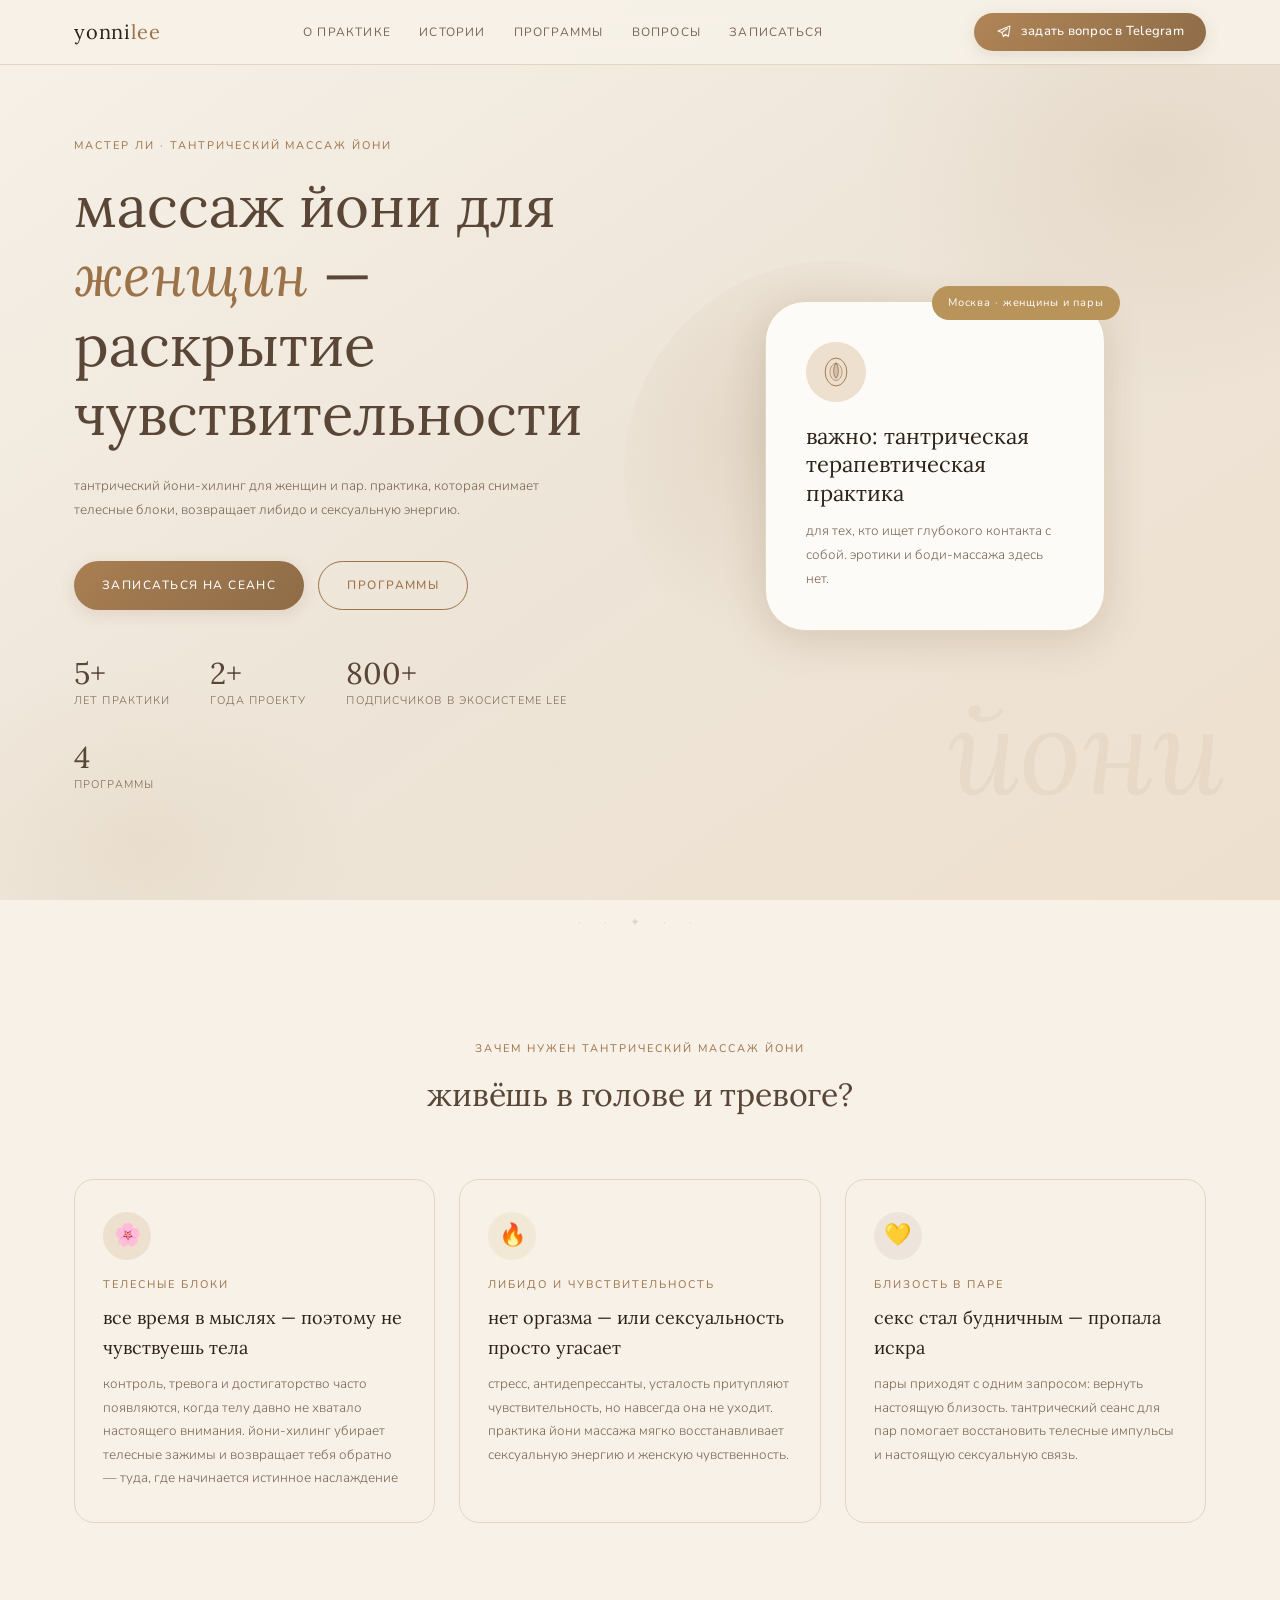
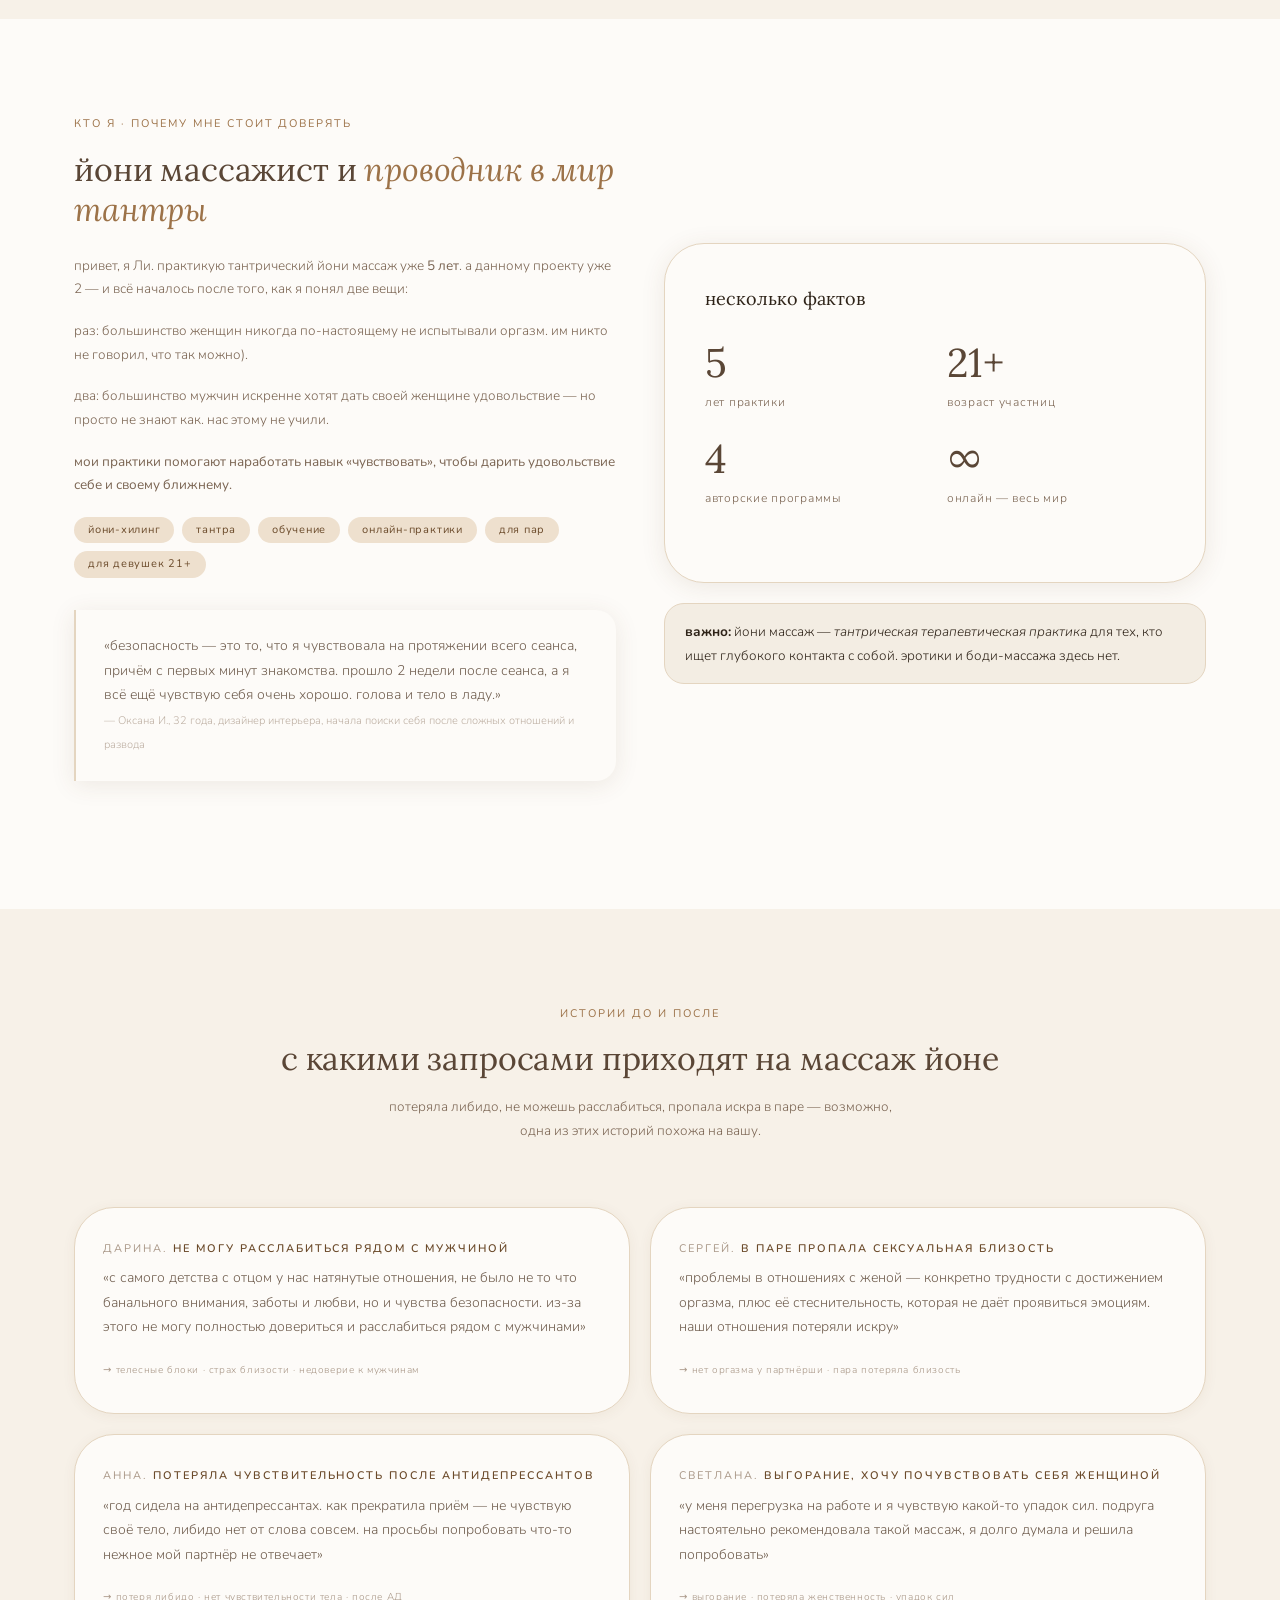
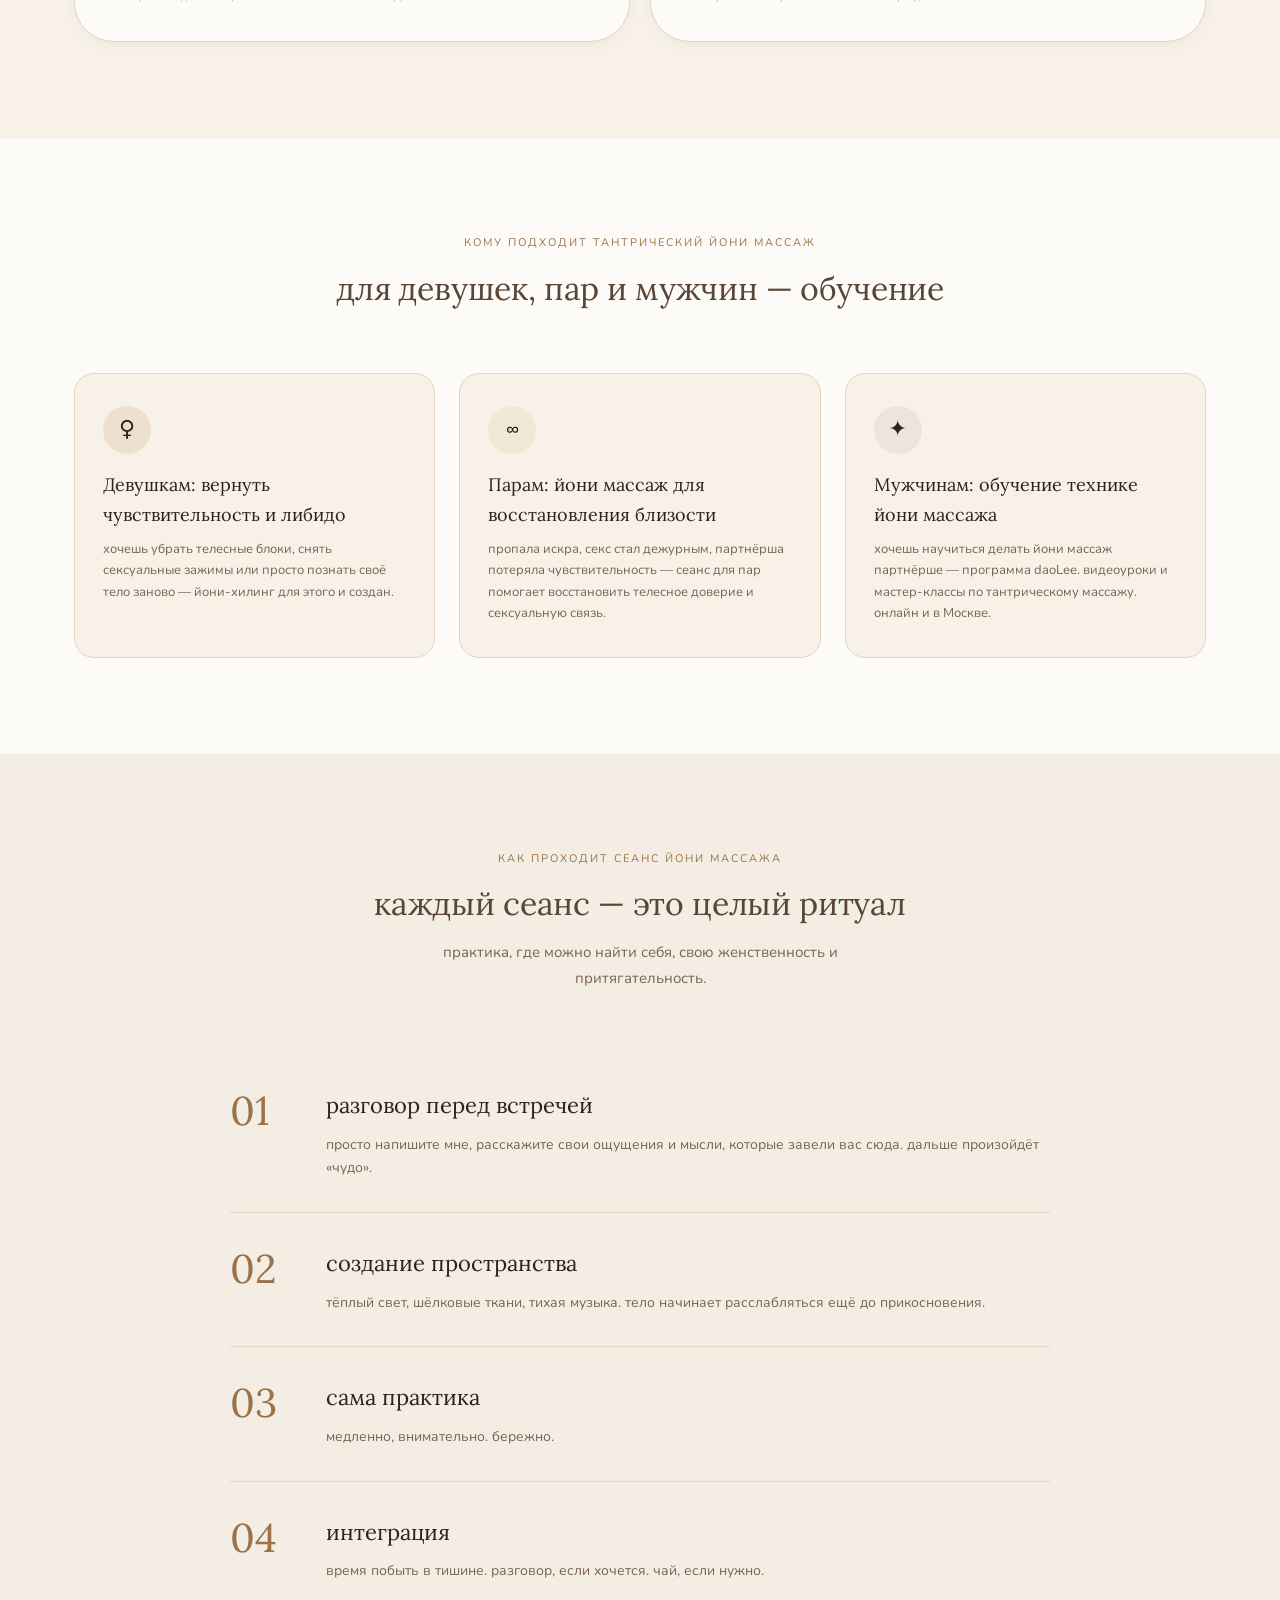
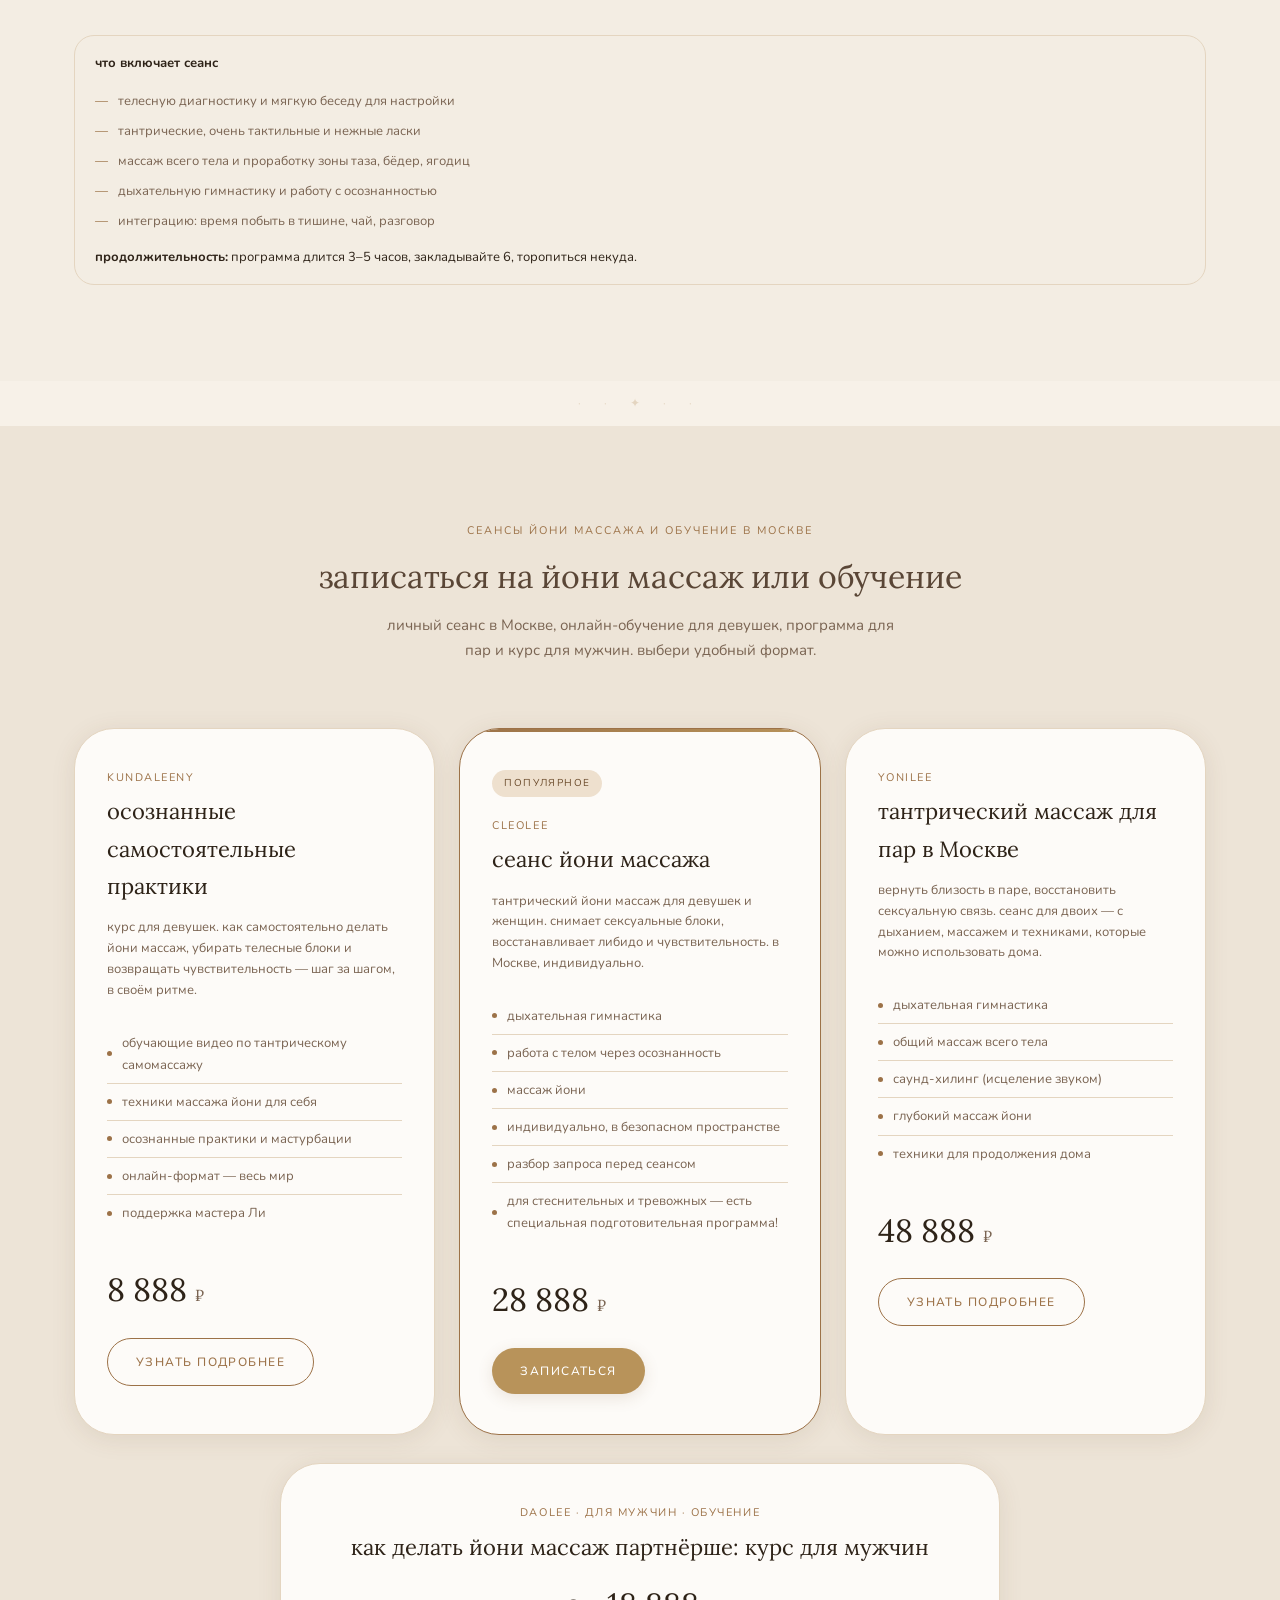
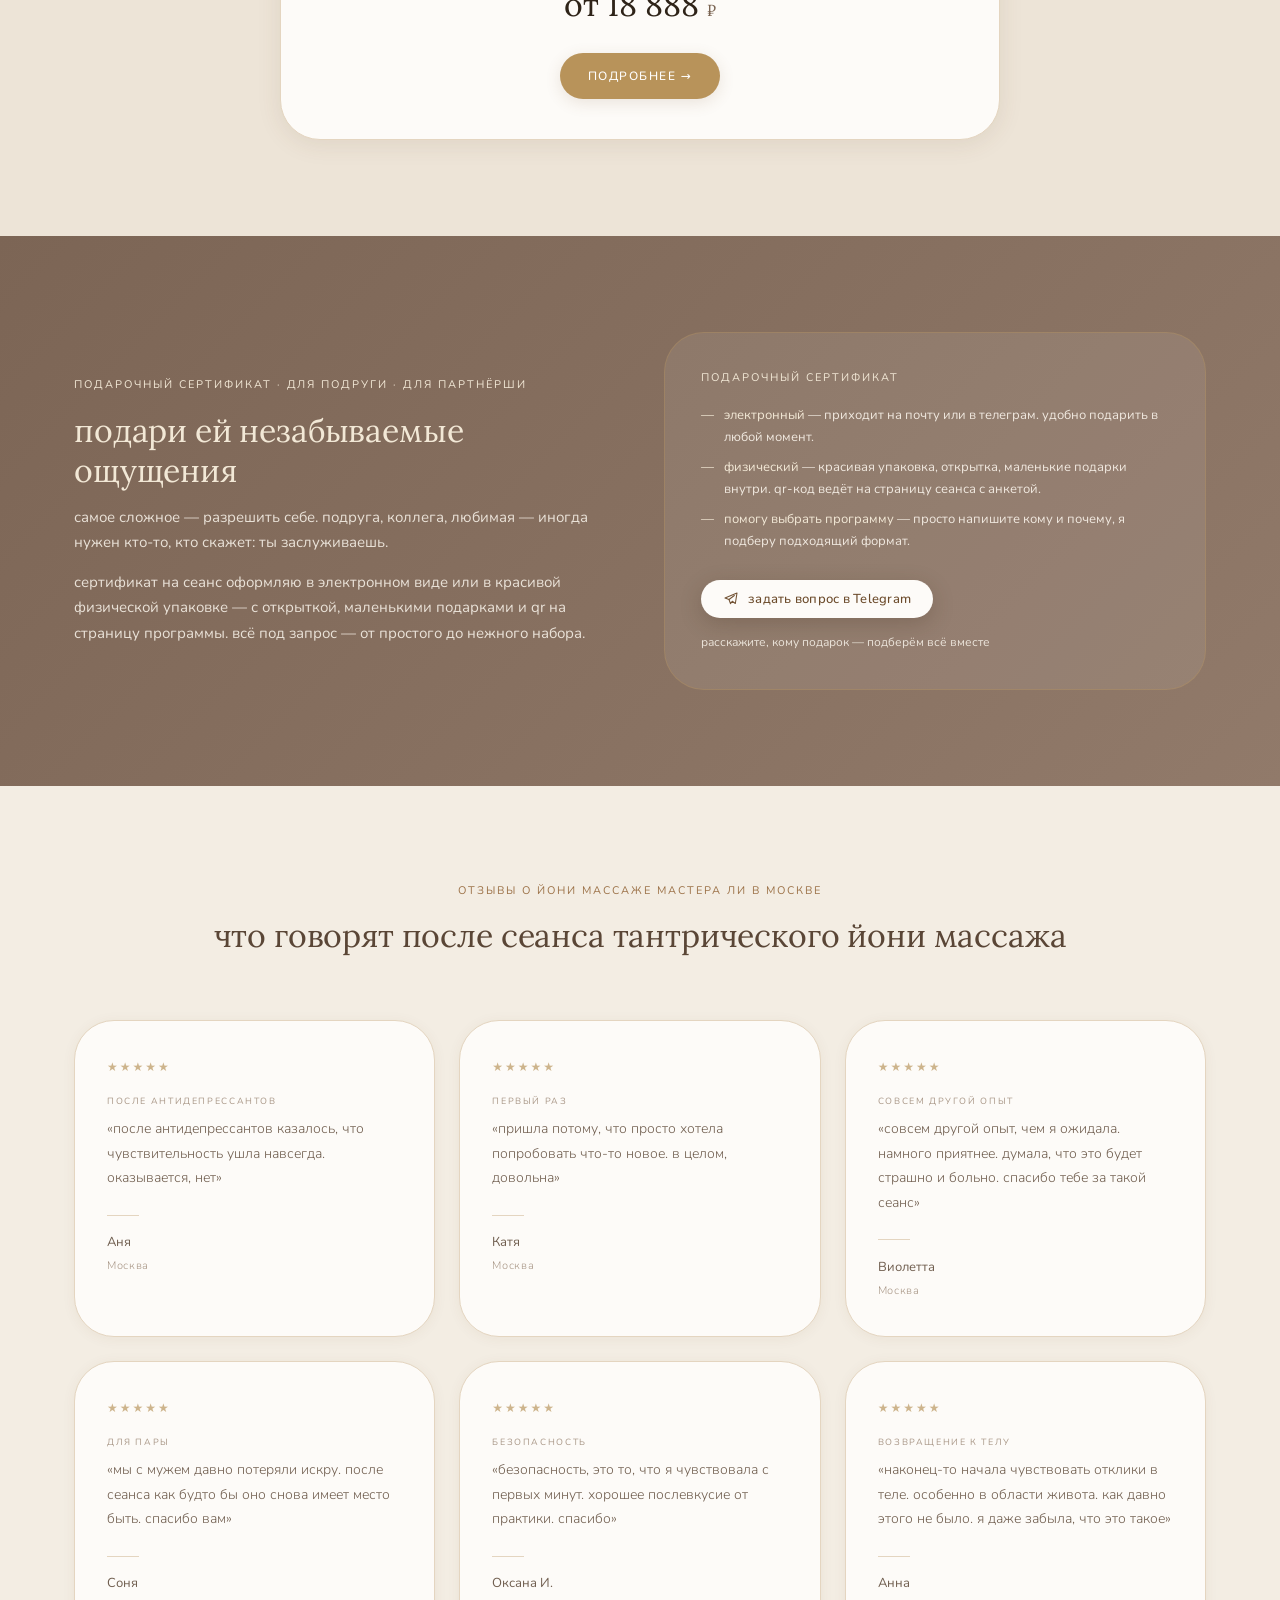
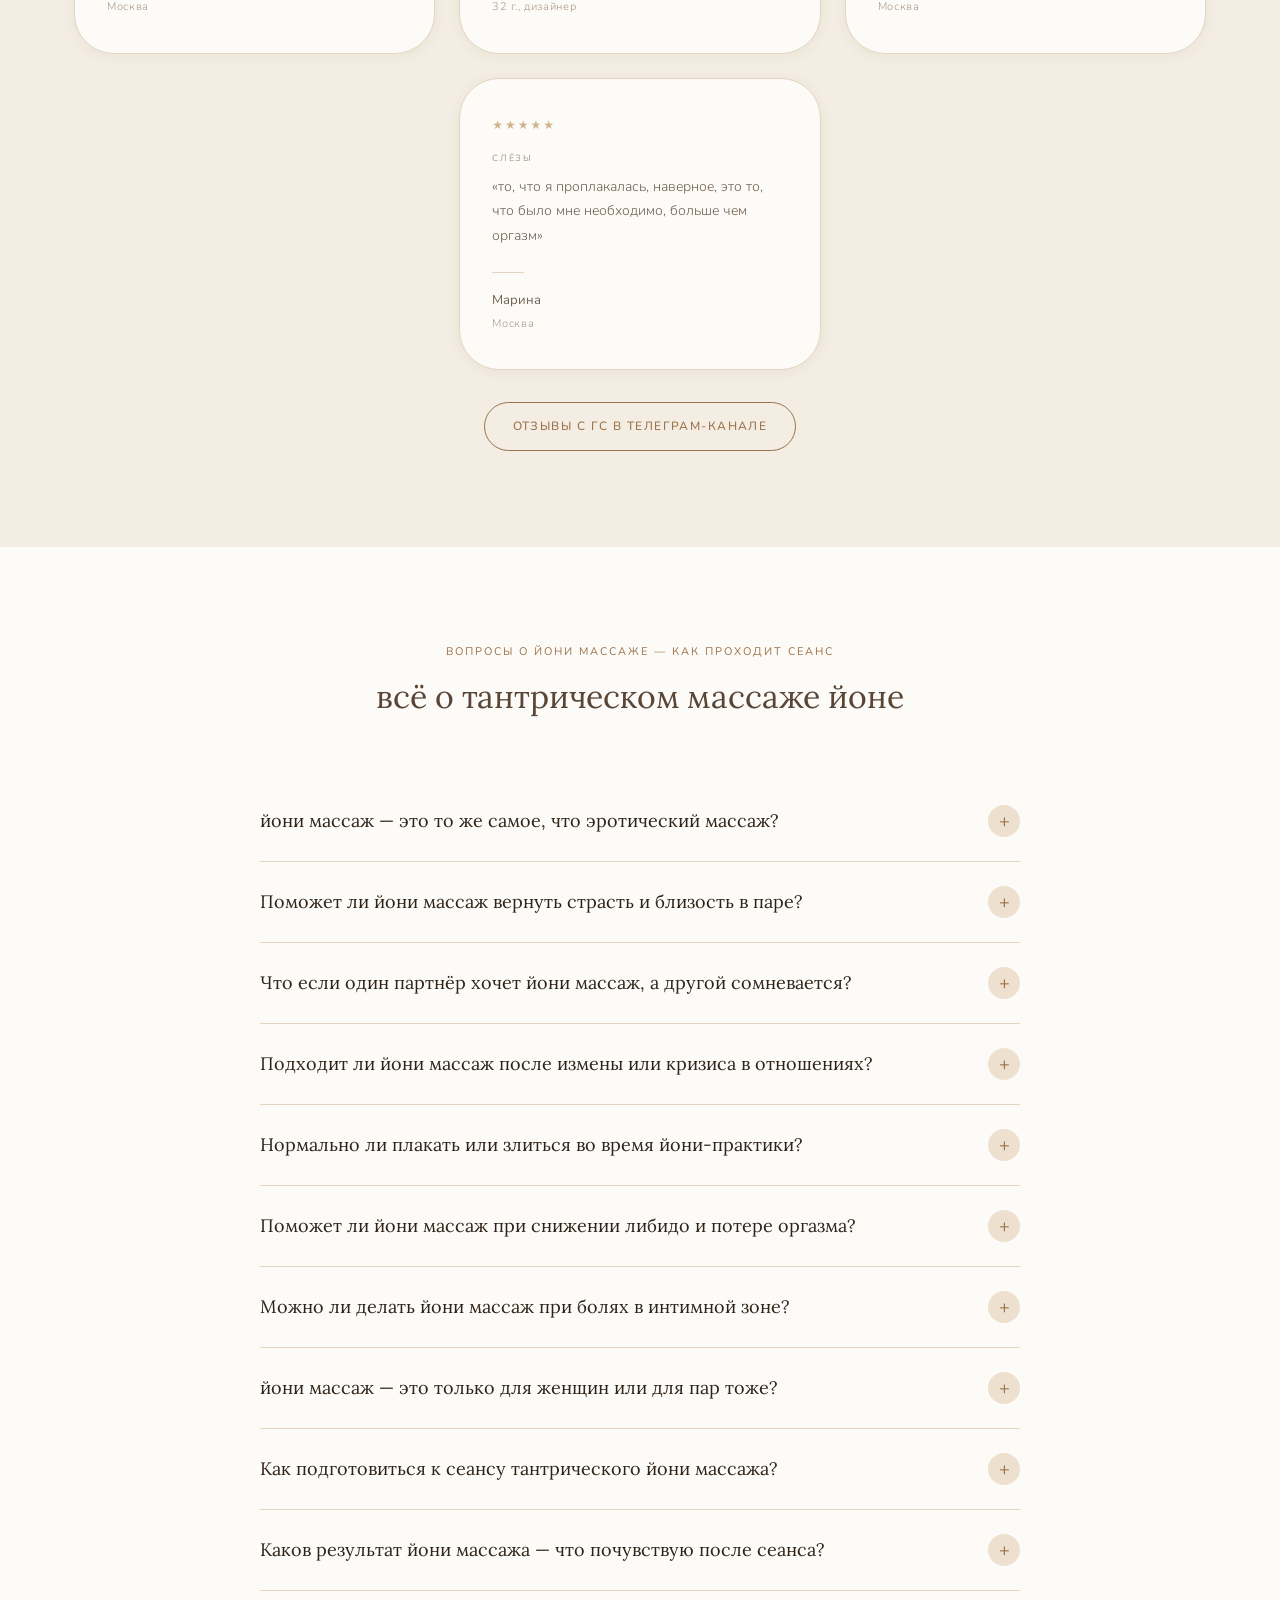
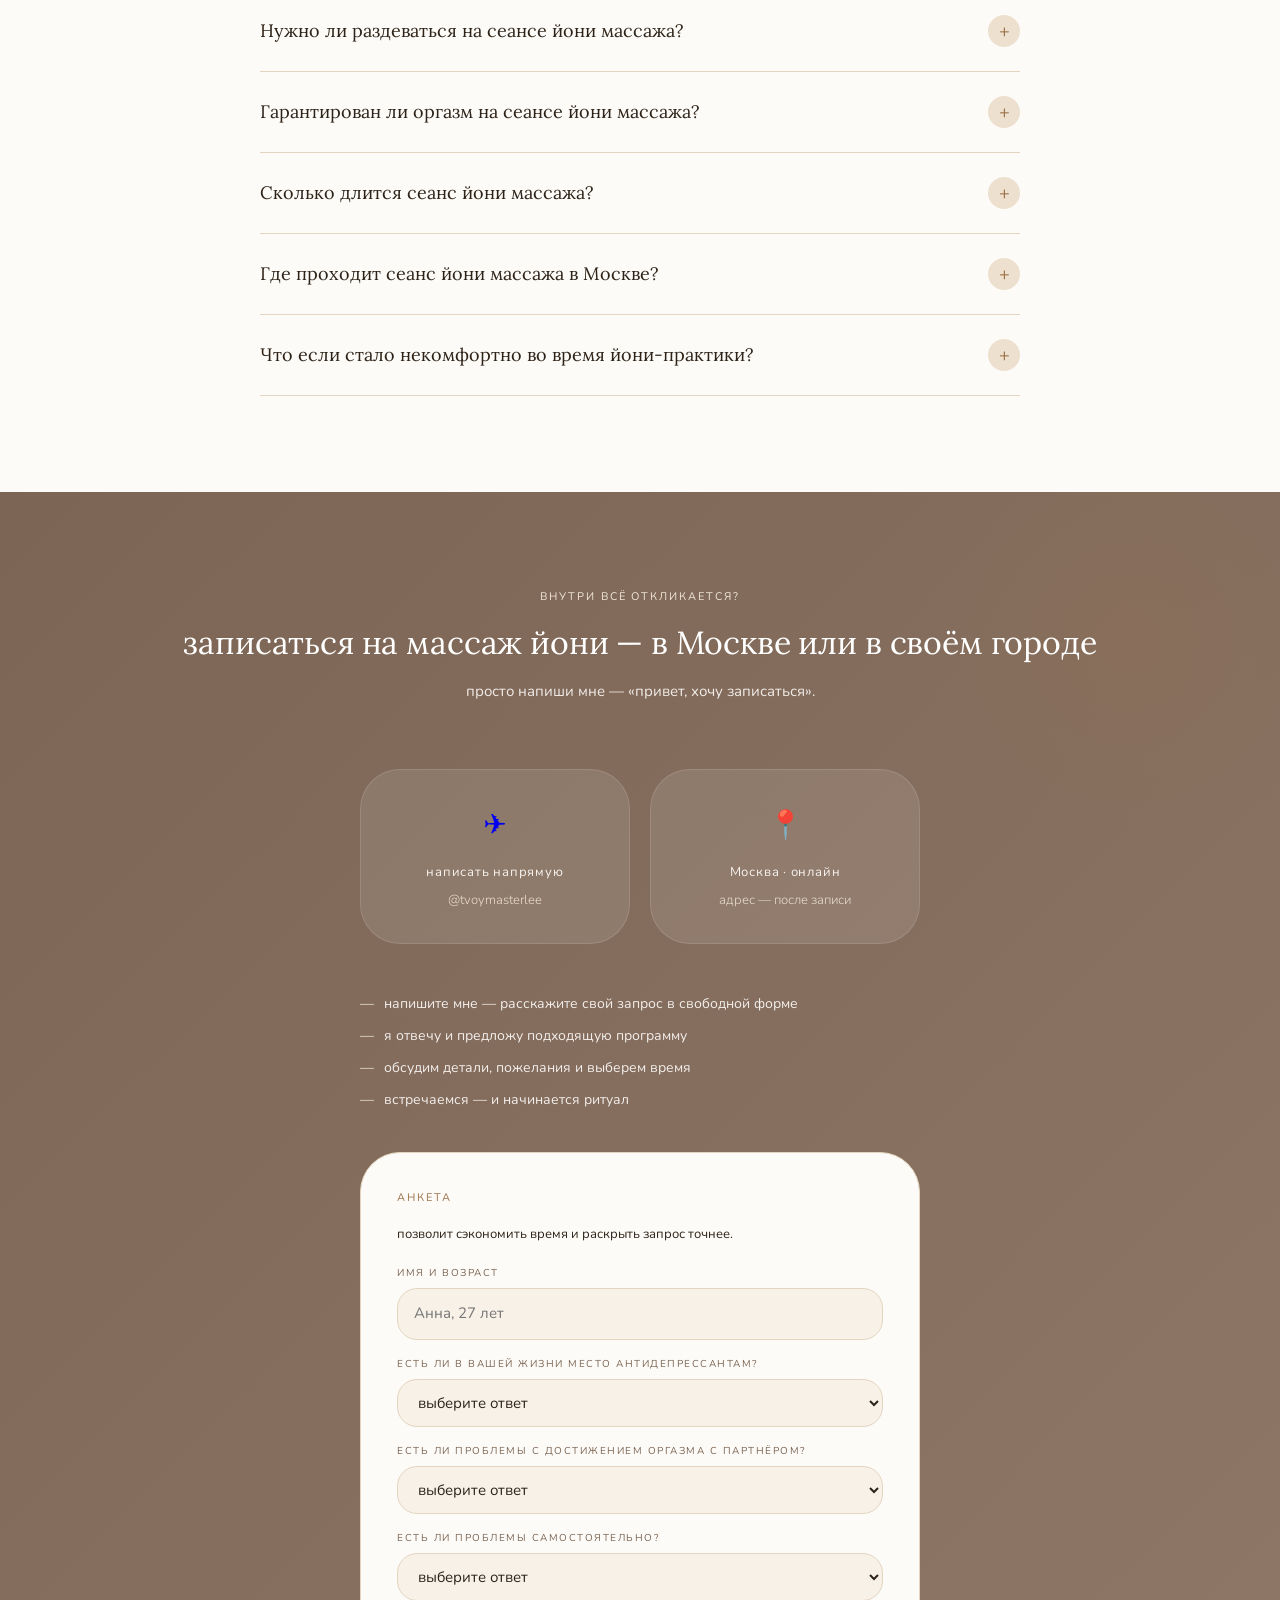
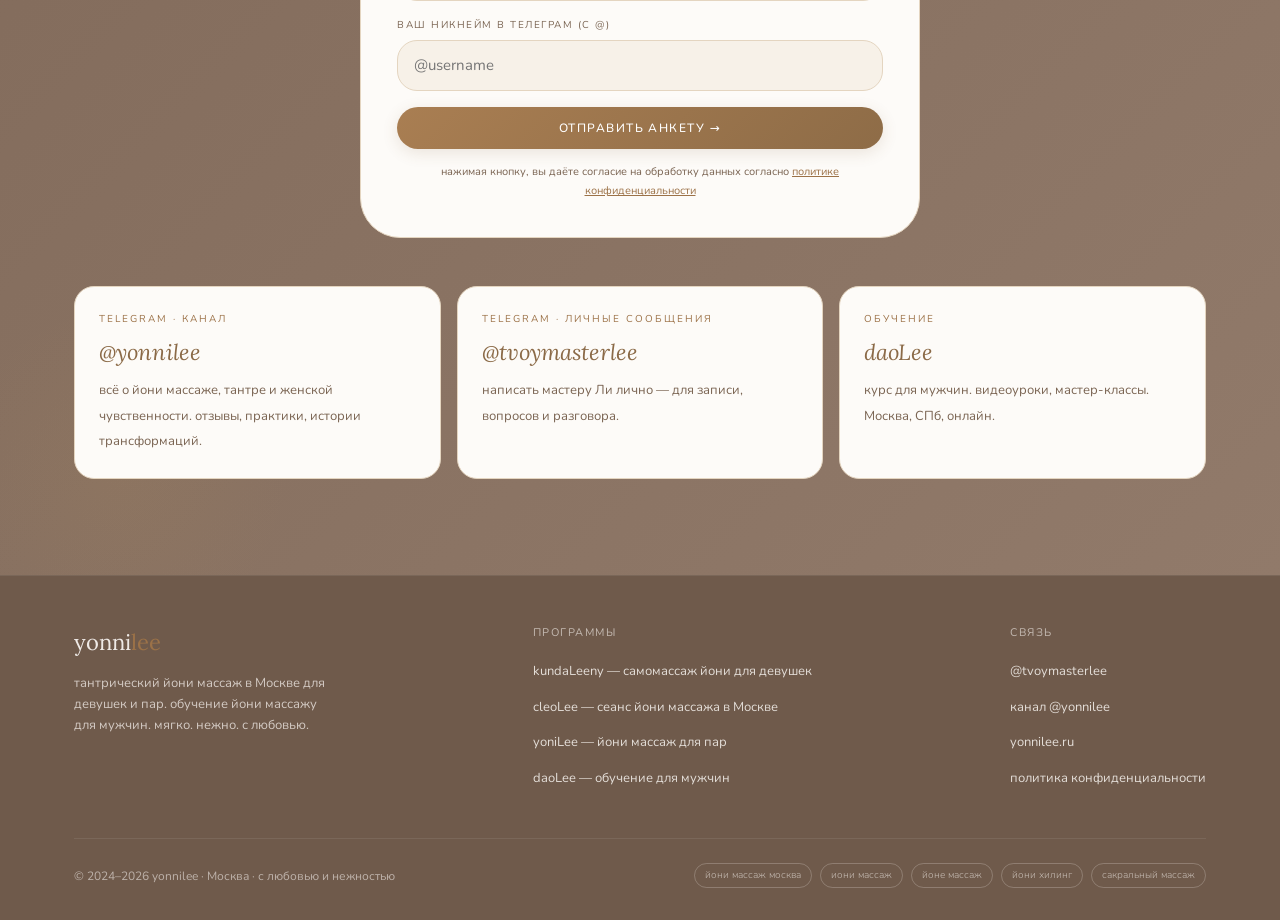
<file: index.html>
<!DOCTYPE html>
<html lang="ru"><head><meta charset="UTF-8"><meta name="viewport" content="width=device-width, initial-scale=1.0">
<title>Йони массаж в Москве — тантрический йони-хилинг для женщин и пар | мастер Ли · yonnilee</title>
<meta name="description" content="Йони массаж в Москве — тантрический йони-хилинг для девушек и пар. Помогает вернуть чувствительность тела, убрать сексуальные блоки, восстановить либидо. Не эротический, а терапевтический. Мастер Ли — 5 лет практики. Запись: @tvoymasterlee">
<meta name="keywords" content="йони массаж Москва, йоне массаж, йони хилинг, массаж йоне, тантрический массаж йони, иони массаж, сакральный массаж женщине, yoni massage Moscow, yoni healing, обучение йони массажу, нет оргазма что делать, потеряла чувствительность, телесные блоки женщина, массаж для пар, мастер Ли yonnilee">
<meta name="robots" content="index, follow"><link rel="canonical" href="https://yonnilee.ru/">
<meta property="og:title" content="Йони массаж в Москве — тантрический йони-хилинг · мастер Ли · yonnilee.ru">
<meta property="og:description" content="Йони массаж в Москве: для девушек, женщин и пар. Восстановление чувствительности, возвращение либидо, снятие телесных блоков. Терапевтическая практика, не эротический массаж. Запись: @tvoymasterlee">
<meta property="og:type" content="website"><meta property="og:url" content="https://yonnilee.ru"><meta property="og:locale" content="ru_RU">
<link rel="preconnect" href="https://fonts.googleapis.com"><link rel="preconnect" href="https://fonts.gstatic.com" crossorigin>
<link href="https://fonts.googleapis.com/css2?family=Nunito:ital,wght@0,300;0,400;0,500;0,600;1,300;1,400&family=Lora:ital,wght@0,400;0,500;1,400;1,500&display=swap" rel="stylesheet">
<script type="application/ld+json">{"@context": "https://schema.org", "@graph": [{"@type": "LocalBusiness", "name": "yonnilee — тантрический йони массаж", "description": "Тантрический йони массаж в Москве для девушек и пар. Мастер Ли — 5 лет практики. Обучение онлайн по всему миру.", "url": "https://yonnilee.ru", "address": {"@type": "PostalAddress", "addressLocality": "Москва", "addressCountry": "RU"}, "sameAs": ["https://t.me/yonnilee", "https://t.me/tvoymasterlee"], "priceRange": "₽₽₽", "openingHours": "Mo-Su 10:00-22:00"}, {"@type": "FAQPage", "mainEntity": [{"@type": "Question", "name": "йони массаж — это то же самое, что эротический массаж?", "acceptedAnswer": {"@type": "Answer", "text": "нет. это практика осознанного прикосновения и восстановления чувствительности. цель — вернуть контакт с телом. всё происходит в атмосфере доверия и уважения."}}, {"@type": "Question", "name": "Поможет ли йони массаж вернуть страсть и близость в паре?", "acceptedAnswer": {"@type": "Answer", "text": "да. многие пары приходят именно с этим запросом. практика помогает восстановить телесный контакт, доверие и чувствительность — базу, на которой возникает настоящая близость."}}, {"@type": "Question", "name": "Что если один партнёр хочет йони массаж, а другой сомневается?", "acceptedAnswer": {"@type": "Answer", "text": "напишите мне — поговорим. я работаю только с обоюдным желанием и интересом. если один против — сначала нужно разобраться внутри пары."}}, {"@type": "Question", "name": "Подходит ли йони массаж после измены или кризиса в отношениях?", "acceptedAnswer": {"@type": "Answer", "text": "да, но с условием: оба должны быть готовы идти вперёд. практика поможет восстановить телесное доверие, но не заменит разговора и работы с психологом при необходимости."}}, {"@type": "Question", "name": "Нормально ли плакать или злиться во время йони-практики?", "acceptedAnswer": {"@type": "Answer", "text": "это нормально и даже хорошо. тело освобождается от зажатого. я всегда рядом, практика может остановиться в любой момент по вашему желанию."}}, {"@type": "Question", "name": "Поможет ли йони массаж при снижении либидо и потере оргазма?", "acceptedAnswer": {"@type": "Answer", "text": "да — снижение либидо часто связано с утратой контакта с телом, стрессом и накопленным напряжением. практика помогает мягко восстановить это соединение."}}, {"@type": "Question", "name": "Можно ли делать йони массаж при болях в интимной зоне?", "acceptedAnswer": {"@type": "Answer", "text": "зависит от причины. расскажите мне о вашей ситуации перед записью — вместе разберёмся, подходит ли практика именно сейчас."}}, {"@type": "Question", "name": "йони массаж — это только для женщин или для пар тоже?", "acceptedAnswer": {"@type": "Answer", "text": "прежде всего — телесная практика для восстановления чувствительности и контакта с собой. она также работает в контексте пары, где мужчина учится быть внимательным и нежным."}}, {"@type": "Question", "name": "Как подготовиться к сеансу тантрического йони массажа?", "acceptedAnswer": {"@type": "Answer", "text": "специальной подготовки не нужно. рекомендую выспаться, не переедать перед сеансом и прийти без спешки. остальное — моя задача."}}, {"@type": "Question", "name": "Каков результат йони массажа — что почувствую после сеанса?", "acceptedAnswer": {"@type": "Answer", "text": "обычно это чувствуется сразу: ощущение лёгкости, тепло в теле, спокойствие и что-то похожее на возвращение домой. многие девушки отмечают эффект спустя несколько дней."}}, {"@type": "Question", "name": "Нужно ли раздеваться на сеансе йони массажа?", "acceptedAnswer": {"@type": "Answer", "text": "да, но раздевать вас буду я — медленно, нежно и очень бережно. ничего не происходит без вашего согласия."}}, {"@type": "Question", "name": "Гарантирован ли оргазм на сеансе йони массажа?", "acceptedAnswer": {"@type": "Answer", "text": "оргазм возможен, но мы его не добиваемся. мы работаем с чувствительностью и присутствием."}}, {"@type": "Question", "name": "Сколько длится сеанс йони массажа?", "acceptedAnswer": {"@type": "Answer", "text": "программа длится 3–5 часов. закладывайте 6, здесь никто не торопится."}}, {"@type": "Question", "name": "Где проходит сеанс йони массажа в Москве?", "acceptedAnswer": {"@type": "Answer", "text": "в Москве, в комфортном и уютном пространстве. точный адрес — после предварительного разговора и записи."}}, {"@type": "Question", "name": "Что если стало некомфортно во время йони-практики?", "acceptedAnswer": {"@type": "Answer", "text": "скажите — и всё остановится. ваши границы абсолютны. именно поэтому сначала мы всегда разговариваем."}}]}, {"@type": "Person", "name": "мастер Ли", "jobTitle": "тантрический мастер йони массажа", "url": "https://yonnilee.ru", "sameAs": ["https://t.me/tvoymasterlee", "https://t.me/yonnilee"]}]}</script>
<style>
/* ============================================================
   DESIGN SYSTEM — Linen & Umber Light Theme
   Beige · Milk · Warm Brown
   ============================================================ */
:root {
  --rose:     #9C7248;
  --rose-lt:  #EEE0CE;
  --rose-dk:  #6B4A2A;
  --blush:    #DFD0BB;

  --mauve:    #A08C7A;
  --mauve-lt: #EDE5DB;

  --gold:     #B8935A;
  --gold-lt:  #F2E8D6;

  --sage:     #C4B9AB;
  --sage-dk:  #8A7568;

  --cream:    #F7F1E8;
  --sand:     #E4D5C0;
  --mist:     #F3EDE3;
  --white:    #FDFBF8;
  --linen:    #EDE4D7;

  --ink:      #2E2318;
  --ink-md:   #7A6452;

  --font-display: 'Lora', Georgia, 'Times New Roman', serif;
  --font-body:    'Nunito', 'Segoe UI', system-ui, sans-serif;

  --r-xs:   4px;
  --r-s:    12px;
  --r-m:    20px;
  --r-l:    40px;
  --r-pill: 100px;

  --shadow:       0 4px 24px rgba(100,70,40,0.10);
  --shadow-hover: 0 8px 40px rgba(100,70,40,0.18);

  --section: 96px;
}

*, *::before, *::after { box-sizing: border-box; margin: 0; padding: 0; }
html { scroll-behavior: smooth; }

body {
  background: var(--cream);
  color: var(--ink);
  font-family: var(--font-body);
  font-weight: 400;
  font-size: 15px;
  line-height: 1.7;
  -webkit-font-smoothing: antialiased;
}

/* ============================================================
   SCROLL REVEAL
   ============================================================ */
.reveal {
  opacity: 0;
  transform: translateY(28px);
  transition: opacity 0.7s cubic-bezier(0.16,1,0.3,1), transform 0.7s cubic-bezier(0.16,1,0.3,1);
}
.reveal.visible { opacity: 1; transform: translateY(0); }
.reveal-delay-1 { transition-delay: 0.1s; }
.reveal-delay-2 { transition-delay: 0.2s; }
.reveal-delay-3 { transition-delay: 0.3s; }

/* ============================================================
   TYPOGRAPHY
   ============================================================ */
h1, h2, h3 { font-family: var(--font-display); font-weight: 300; line-height: 1.22; letter-spacing: 0; }
h1 { font-size: clamp(34px, 5.6vw, 58px); letter-spacing: 0; }
h2 { font-size: clamp(25px, 3.4vw, 38px); letter-spacing: 0; }
h3 { font-size: clamp(18px, 2.5vw, 24px); }

.eyebrow {
  font-family: var(--font-body);
  font-size: 11px;
  font-weight: 400;
  letter-spacing: 0.18em;
  text-transform: uppercase;
  color: var(--rose);
  display: block;
  margin-bottom: 16px;
}

/* ============================================================
   LAYOUT
   ============================================================ */
.container { max-width: 1180px; margin: 0 auto; padding: 0 24px; }
.section { padding: var(--section) 0; }
.grid-2 { display: grid; grid-template-columns: 1fr 1fr; gap: 48px; align-items: center; }

/* ============================================================
   BUTTONS
   ============================================================ */
.btn {
  display: inline-flex;
  align-items: center;
  gap: 8px;
  padding: 13px 28px;
  border-radius: var(--r-pill);
  font-family: var(--font-body);
  font-size: 12px;
  font-weight: 400;
  letter-spacing: 0.12em;
  text-transform: uppercase;
  cursor: pointer;
  border: none;
  text-decoration: none;
  transition: all 0.3s cubic-bezier(0.34,1.56,0.64,1);
}
.btn-primary { background: var(--rose); color: #fff; }
.btn-primary:hover { background: var(--rose-dk); transform: translateY(-2px); box-shadow: 0 6px 24px rgba(100,70,40,0.30); }
.btn-outline { background: transparent; color: var(--rose); border: 1px solid var(--rose); }
.btn-outline:hover { background: var(--rose-lt); transform: translateY(-2px); }
.btn-gold { background: var(--gold); color: #fff; }
.btn-gold:hover { background: var(--rose-dk); transform: translateY(-2px); box-shadow: 0 6px 24px rgba(184,147,90,0.35); }

/* ============================================================
   NAVIGATION
   ============================================================ */
nav {
  position: fixed;
  top: 0; left: 0; right: 0;
  z-index: 100;
  background: rgba(247,241,232,0.93);
  backdrop-filter: blur(12px);
  -webkit-backdrop-filter: blur(12px);
  border-bottom: 0.5px solid var(--sand);
  transition: box-shadow 0.3s;
}
.nav-inner {
  display: flex;
  align-items: center;
  justify-content: space-between;
  height: 64px;
}
.nav-logo {
  font-family: var(--font-display);
  font-size: 20px;
  font-weight: 400;
  color: var(--ink);
  text-decoration: none;
  letter-spacing: 0.04em;
}
.nav-logo span { color: var(--rose); }
.nav-links {
  display: flex;
  gap: 32px;
  list-style: none;
}
.nav-links a {
  font-size: 12px;
  font-weight: 400;
  letter-spacing: 0.1em;
  text-transform: uppercase;
  color: var(--ink-md);
  text-decoration: none;
  transition: color 0.2s;
}
.nav-links a:hover { color: var(--rose); }
.nav-toggle {
  display: none;
  background: none;
  border: none;
  cursor: pointer;
  width: 32px; height: 32px;
  flex-direction: column;
  justify-content: center;
  gap: 5px;
}
.nav-toggle span { display: block; height: 1px; background: var(--ink); transition: all 0.3s; }

/* ============================================================
   HERO
   ============================================================ */
.hero {
  min-height: 100vh;
  display: flex;
  align-items: center;
  padding-top: 80px;
  position: relative;
  overflow: hidden;
  background: linear-gradient(145deg, var(--cream) 0%, var(--linen) 55%, var(--rose-lt) 100%);
}
.hero-orb-1 {
  position: absolute;
  top: -80px; right: -160px;
  width: 580px; height: 480px;
  background: radial-gradient(ellipse, rgba(156,114,72,0.10) 0%, transparent 70%);
  pointer-events: none;
}
.hero-orb-2 {
  position: absolute;
  bottom: -120px; left: -80px;
  width: 440px; height: 360px;
  background: radial-gradient(ellipse, rgba(184,147,90,0.08) 0%, transparent 70%);
  pointer-events: none;
}
.hero-ghost {
  position: absolute;
  bottom: 48px; right: 56px;
  font-family: var(--font-display);
  font-size: 120px;
  font-weight: 300;
  font-style: italic;
  color: rgba(156,114,72,0.07);
  pointer-events: none;
  user-select: none;
  white-space: nowrap;
}
.hero-content { position: relative; z-index: 2; width: 100%; }
.hero-title {
  font-family: var(--font-display);
  font-size: clamp(44px, 7vw, 80px);
  font-weight: 300;
  line-height: 1.05;
  letter-spacing: -0.02em;
  color: var(--ink);
  margin-bottom: 24px;
}
.hero-title em { font-style: italic; color: var(--rose); }
.hero-subtitle {
  font-size: 15px;
  font-weight: 300;
  line-height: 1.75;
  color: var(--ink-md);
  max-width: 480px;
  margin-bottom: 40px;
}
.hero-cta-group { display: flex; gap: 16px; flex-wrap: wrap; margin-bottom: 56px; }
.hero-stats { display: flex; gap: 40px; flex-wrap: wrap; }
.hero-stat-num {
  font-family: var(--font-display);
  font-size: 36px;
  font-weight: 400;
  color: var(--ink);
  display: block;
  line-height: 1;
}
.hero-stat-label {
  font-size: 11px;
  font-weight: 300;
  letter-spacing: 0.1em;
  color: var(--ink-md);
  text-transform: uppercase;
  margin-top: 4px;
  display: block;
}

/* Hero float card */
.hero-visual { position: relative; display: flex; justify-content: center; align-items: center; }
.hero-orbs-bg {
  position: absolute;
  top: -40px; left: -40px;
  width: 420px; height: 420px;
  background: radial-gradient(ellipse at 40% 40%, rgba(156,114,72,0.14) 0%, transparent 60%);
  border-radius: 50%;
  pointer-events: none;
}
.hero-card {
  background: var(--white);
  border-radius: var(--r-l);
  padding: 40px;
  box-shadow: var(--shadow-hover);
  border: 0.5px solid var(--sand);
  max-width: 340px;
  position: relative;
}
.hero-card-badge {
  position: absolute;
  top: -16px; right: -16px;
  background: var(--gold);
  color: #fff;
  font-size: 11px;
  font-weight: 400;
  letter-spacing: 0.08em;
  padding: 8px 16px;
  border-radius: var(--r-pill);
  white-space: nowrap;
}
.hero-card-icon {
  width: 60px; height: 60px;
  background: var(--rose-lt);
  border-radius: 50%;
  display: flex; align-items: center; justify-content: center;
  margin-bottom: 20px;
}
.hero-card-title {
  font-family: var(--font-display);
  font-size: 22px;
  font-weight: 300;
  line-height: 1.3;
  color: var(--ink);
  margin-bottom: 12px;
}
.hero-card-desc { font-size: 13px; color: var(--ink-md); line-height: 1.65; }

/* ============================================================
   ORNAMENT
   ============================================================ */
.ornament { text-align: center; color: var(--sand); letter-spacing: 10px; font-size: 12px; padding: 12px 0; }

/* ============================================================
   WHAT IS YONI
   ============================================================ */
.what-section { background: var(--white); }
.what-text p { font-size: 15px; line-height: 1.8; color: var(--ink-md); margin-bottom: 20px; }
.what-text p strong { color: var(--ink); font-weight: 400; }
.what-mini-grid {
  display: grid;
  grid-template-columns: 1fr 1fr;
  gap: 16px;
  margin-top: 8px;
}
.mini-card {
  background: var(--cream);
  border-radius: var(--r-m);
  padding: 24px 20px;
  border: 0.5px solid var(--sand);
  transition: all 0.3s;
}
.mini-card:hover { box-shadow: var(--shadow); transform: translateY(-3px); }
.mini-card-icon { font-size: 24px; margin-bottom: 10px; }
.mini-card-title {
  font-family: var(--font-display);
  font-size: 16px;
  font-weight: 400;
  color: var(--ink);
  margin-bottom: 6px;
}
.mini-card p { font-size: 13px; color: var(--ink-md); line-height: 1.6; }

/* ============================================================
   PAINS — ДЛЯ КОГО
   ============================================================ */
.pains-section { background: var(--cream); }
.pains-grid {
  display: grid;
  grid-template-columns: repeat(3, 1fr);
  gap: 20px;
}
.pain-card {
  background: var(--white);
  border-radius: var(--r-l);
  padding: 32px 28px;
  border: 0.5px solid var(--sand);
  box-shadow: var(--shadow);
  transition: all 0.35s cubic-bezier(0.16,1,0.3,1);
  position: relative;
  overflow: hidden;
}
.pain-card::after {
  content: '';
  position: absolute;
  bottom: 0; left: 0; right: 0;
  height: 2px;
  background: linear-gradient(90deg, var(--rose), var(--gold));
  opacity: 0;
  transition: opacity 0.3s;
}
.pain-card:hover { box-shadow: var(--shadow-hover); transform: translateY(-4px); }
.pain-card:hover::after { opacity: 1; }
.pain-quote {
  font-family: var(--font-display);
  font-size: 17px;
  font-weight: 300;
  font-style: italic;
  color: var(--ink);
  line-height: 1.5;
  margin-bottom: 16px;
}
.pain-quote::before { content: '«'; color: var(--rose); }
.pain-quote::after  { content: '»'; color: var(--rose); }
.pain-label { font-size: 12px; font-weight: 300; color: var(--ink-md); letter-spacing: 0.06em; }

/* ============================================================
   HOW IT GOES
   ============================================================ */
.how-section { background: var(--mist); }
.section-header { text-align: center; margin-bottom: 64px; }
.section-header h2 { margin-bottom: 16px; }
.section-header p { font-size: 15px; color: var(--ink-md); max-width: 520px; margin: 0 auto; line-height: 1.7; }
.steps { display: flex; flex-direction: column; max-width: 820px; margin: 0 auto; }
.step {
  display: grid;
  grid-template-columns: 64px 1fr;
  gap: 32px;
  padding: 32px 0;
  border-bottom: 0.5px solid var(--sand);
  align-items: start;
}
.step:last-child { border-bottom: none; }
.step-num {
  font-family: var(--font-display);
  font-size: 40px;
  font-weight: 300;
  color: var(--rose);
  line-height: 1;
  padding-top: 4px;
}
.step-title {
  font-family: var(--font-display);
  font-size: 22px;
  font-weight: 400;
  color: var(--ink);
  margin-bottom: 8px;
}
.step p { font-size: 14px; color: var(--ink-md); line-height: 1.7; }

/* ============================================================
   BENEFITS
   ============================================================ */
.benefits-section { background: var(--white); }
.benefits-grid { display: grid; grid-template-columns: repeat(3, 1fr); gap: 24px; }
.benefit-card {
  background: var(--cream);
  border-radius: var(--r-m);
  padding: 32px 28px;
  border: 0.5px solid var(--sand);
  transition: all 0.3s;
}
.benefit-card:hover { box-shadow: var(--shadow); transform: translateY(-3px); }
.benefit-icon {
  width: 48px; height: 48px;
  border-radius: 50%;
  display: flex; align-items: center; justify-content: center;
  margin-bottom: 16px;
  font-size: 22px;
}
.benefit-title {
  font-family: var(--font-display);
  font-size: 18px;
  font-weight: 400;
  color: var(--ink);
  margin-bottom: 8px;
}
.benefit-card p { font-size: 13px; color: var(--ink-md); line-height: 1.65; }

/* ============================================================
   PROGRAMS
   ============================================================ */
.programs-section { background: var(--linen); }
.program-cards { display: grid; grid-template-columns: repeat(3, 1fr); gap: 24px; }
.program-card {
  background: var(--white);
  border-radius: var(--r-l);
  padding: 40px 32px;
  border: 0.5px solid var(--sand);
  box-shadow: var(--shadow);
  transition: all 0.35s cubic-bezier(0.16,1,0.3,1);
  position: relative;
  overflow: hidden;
}
.program-card::before {
  content: '';
  position: absolute;
  top: 0; left: 0; right: 0;
  height: 3px;
  background: linear-gradient(90deg, var(--rose), var(--gold));
  opacity: 0;
  transition: opacity 0.3s;
}
.program-card:hover { box-shadow: var(--shadow-hover); transform: translateY(-6px); }
.program-card:hover::before { opacity: 1; }
.program-card.featured::before { opacity: 1; }
.program-card.featured { border-color: var(--rose); }
.featured-badge {
  background: var(--rose-lt);
  color: var(--rose-dk);
  font-size: 10px;
  font-weight: 400;
  letter-spacing: 0.14em;
  text-transform: uppercase;
  padding: 5px 12px;
  border-radius: var(--r-pill);
  display: inline-block;
  margin-bottom: 20px;
}
.program-icon {
  width: 52px; height: 52px;
  border-radius: 50%;
  display: flex; align-items: center; justify-content: center;
  margin-bottom: 20px;
  font-size: 24px;
}
.bg-rose   { background: var(--rose-lt); }
.bg-gold   { background: var(--gold-lt); }
.bg-mauve  { background: var(--mauve-lt); }
.program-title {
  font-family: var(--font-display);
  font-size: 22px;
  font-weight: 400;
  color: var(--ink);
  margin-bottom: 12px;
}
.program-name-tag {
  font-family: var(--font-body);
  font-size: 11px;
  letter-spacing: 0.14em;
  text-transform: uppercase;
  color: var(--rose);
  margin-bottom: 6px;
  display: block;
}
.program-desc { font-size: 13px; color: var(--ink-md); line-height: 1.6; margin-bottom: 24px; }
.program-features { list-style: none; margin-bottom: 32px; }
.program-features li {
  font-size: 13px;
  color: var(--ink-md);
  padding: 7px 0;
  border-bottom: 0.5px solid var(--sand);
  display: flex;
  align-items: center;
  gap: 10px;
}
.program-features li:last-child { border-bottom: none; }
.program-features li::before { content: ''; width: 5px; height: 5px; border-radius: 50%; background: var(--rose); flex-shrink: 0; }
.program-price {
  font-family: var(--font-display);
  font-size: 32px;
  font-weight: 400;
  color: var(--ink);
  margin-bottom: 20px;
}
.program-price span { font-size: 16px; color: var(--ink-md); font-weight: 300; }

/* ============================================================
   ABOUT
   ============================================================ */
.about-section { background: var(--cream); }
.about-text h2 { margin-bottom: 24px; }
.about-text p { font-size: 15px; color: var(--ink-md); line-height: 1.8; margin-bottom: 18px; }
.about-quote {
  background: var(--white);
  border-left: 2px solid var(--rose);
  padding: 24px 28px;
  border-radius: 0 var(--r-m) var(--r-m) 0;
  margin: 32px 0;
  font-family: var(--font-display);
  font-size: 20px;
  font-style: italic;
  font-weight: 300;
  color: var(--ink);
  line-height: 1.45;
  box-shadow: var(--shadow);
}
.about-right {
  background: var(--white);
  border-radius: var(--r-l);
  padding: 40px;
  box-shadow: var(--shadow);
  border: 0.5px solid var(--sand);
}
.about-right-title {
  font-family: var(--font-display);
  font-size: 18px;
  font-weight: 400;
  color: var(--ink);
  margin-bottom: 28px;
}
.stats-grid { display: grid; grid-template-columns: 1fr 1fr; gap: 24px; margin-bottom: 32px; }
.stat-num {
  font-family: var(--font-display);
  font-size: 40px;
  font-weight: 300;
  color: var(--rose);
  display: block;
  line-height: 1;
  margin-bottom: 6px;
}
.stat-label { font-size: 12px; font-weight: 300; color: var(--ink-md); letter-spacing: 0.06em; }
.features-list { list-style: none; }
.features-list li {
  font-size: 13px;
  color: var(--ink-md);
  padding: 10px 0;
  border-bottom: 0.5px solid var(--sand);
  display: flex;
  align-items: center;
  gap: 12px;
}
.features-list li:last-child { border-bottom: none; }
.features-list li::before { content: '✦'; color: var(--gold); font-size: 10px; flex-shrink: 0; }

/* ============================================================
   REVIEWS
   ============================================================ */
.reviews-section { background: var(--mist); }
.reviews-grid { display: grid; grid-template-columns: repeat(3, 1fr); gap: 24px; }
.review-card {
  background: var(--white);
  border-radius: var(--r-l);
  padding: 36px 32px;
  box-shadow: var(--shadow);
  border: 0.5px solid var(--sand);
  transition: all 0.3s;
}
.review-card:hover { box-shadow: var(--shadow-hover); transform: translateY(-3px); }
.review-stars { color: var(--gold); font-size: 14px; margin-bottom: 16px; letter-spacing: 2px; }
.review-text {
  font-family: var(--font-display);
  font-size: 17px;
  font-weight: 300;
  font-style: italic;
  color: var(--ink);
  line-height: 1.55;
  margin-bottom: 24px;
}
.review-divider { width: 32px; height: 0.5px; background: var(--sand); margin-bottom: 16px; }
.review-name { font-size: 13px; font-weight: 400; color: var(--ink); margin-bottom: 4px; }
.review-context { font-size: 11px; font-weight: 300; color: var(--ink-md); letter-spacing: 0.06em; }

/* ============================================================
   FAQ
   ============================================================ */
.faq-section { background: var(--white); }
.faq-list { max-width: 760px; margin: 0 auto; }
.faq-item { border-bottom: 0.5px solid var(--sand); }
.faq-q {
  display: flex;
  justify-content: space-between;
  align-items: center;
  padding: 24px 0;
  cursor: pointer;
  gap: 24px;
}
.faq-q-text { font-family: var(--font-display); font-size: 18px; font-weight: 400; color: var(--ink); }
.faq-toggle {
  width: 32px; height: 32px;
  border-radius: 50%;
  background: var(--rose-lt);
  display: flex; align-items: center; justify-content: center;
  flex-shrink: 0;
  transition: all 0.3s;
  color: var(--rose);
  font-size: 18px;
}
.faq-item.open .faq-toggle { background: var(--rose); color: #fff; transform: rotate(45deg); }
.faq-a {
  font-size: 14px;
  color: var(--ink-md);
  line-height: 1.7;
  max-height: 0;
  overflow: hidden;
  transition: max-height 0.4s ease, padding-bottom 0.4s;
}
.faq-item.open .faq-a { max-height: 300px; padding-bottom: 24px; }

/* ============================================================
   CONTACT
   ============================================================ */
.contact-section {
  background: linear-gradient(135deg, #2E2318 0%, #4A3220 100%);
  position: relative;
  overflow: hidden;
}
.contact-bg-orb-1 {
  position: absolute;
  top: -100px; right: -100px;
  width: 500px; height: 500px;
  background: radial-gradient(ellipse, rgba(156,114,72,0.15) 0%, transparent 60%);
  pointer-events: none;
}
.contact-bg-orb-2 {
  position: absolute;
  bottom: -100px; left: -80px;
  width: 400px; height: 400px;
  background: radial-gradient(ellipse, rgba(184,147,90,0.10) 0%, transparent 60%);
  pointer-events: none;
}
.contact-inner { position: relative; z-index: 2; }
.contact-section .eyebrow { color: var(--gold); }
.contact-section h2 { color: var(--white); margin-bottom: 16px; }
.contact-section .section-header p { color: rgba(253,250,247,0.55); }
.contact-cards {
  display: grid;
  grid-template-columns: repeat(3, 1fr);
  gap: 20px;
  max-width: 800px;
  margin: 0 auto 48px;
}
.contact-card {
  background: rgba(253,250,247,0.06);
  border: 0.5px solid rgba(253,250,247,0.12);
  border-radius: var(--r-l);
  padding: 32px 24px;
  text-align: center;
  transition: all 0.3s;
  text-decoration: none;
  cursor: default;
}
a.contact-card { cursor: pointer; }
a.contact-card:hover { background: rgba(156,114,72,0.15); border-color: rgba(156,114,72,0.35); transform: translateY(-3px); }
.contact-card-icon { font-size: 28px; margin-bottom: 12px; }
.contact-card-title { font-size: 13px; font-weight: 400; color: rgba(253,250,247,0.9); letter-spacing: 0.06em; margin-bottom: 6px; }
.contact-card-handle { font-size: 12px; font-weight: 300; color: rgba(253,250,247,0.4); }
.contact-cta-group { display: flex; justify-content: center; gap: 16px; flex-wrap: wrap; }

/* ============================================================
   FOOTER
   ============================================================ */
footer {
  background: var(--ink);
  border-top: 0.5px solid rgba(253,250,247,0.08);
  padding: 48px 0 32px;
}
.footer-inner { display: flex; justify-content: space-between; align-items: flex-start; flex-wrap: wrap; gap: 32px; }
.footer-logo { font-family: var(--font-display); font-size: 22px; font-weight: 300; color: rgba(253,250,247,0.9); margin-bottom: 12px; }
.footer-logo span { color: var(--rose); }
.footer-desc { font-size: 13px; color: rgba(253,250,247,0.35); line-height: 1.6; max-width: 260px; }
.footer-links h4 { font-size: 11px; font-weight: 400; letter-spacing: 0.14em; text-transform: uppercase; color: rgba(253,250,247,0.3); margin-bottom: 16px; }
.footer-links ul { list-style: none; display: flex; flex-direction: column; gap: 10px; }
.footer-links a { font-size: 13px; color: rgba(253,250,247,0.5); text-decoration: none; transition: color 0.2s; }
.footer-links a:hover { color: var(--rose); }
.footer-bottom {
  margin-top: 48px;
  padding-top: 24px;
  border-top: 0.5px solid rgba(253,250,247,0.08);
  display: flex;
  justify-content: space-between;
  align-items: center;
  flex-wrap: wrap;
  gap: 12px;
}
.footer-copy { font-size: 12px; color: rgba(253,250,247,0.2); }
.footer-seo-tags { display: flex; gap: 8px; flex-wrap: wrap; }
.footer-seo-tag {
  font-size: 10px;
  font-weight: 300;
  color: rgba(253,250,247,0.18);
  padding: 3px 10px;
  border: 0.5px solid rgba(253,250,247,0.10);
  border-radius: var(--r-pill);
  text-decoration: none;
}
.footer-seo-tag:hover { color: rgba(253,250,247,0.35); }

/* ============================================================
   RESPONSIVE
   ============================================================ */
@media (max-width: 900px) {
  .pains-grid, .benefits-grid, .program-cards, .reviews-grid, .contact-cards { grid-template-columns: 1fr 1fr; }
}
@media (max-width: 768px) {
  :root { --section: 64px; }
  .nav-links, .nav-cta-wrap { display: none; }
  .nav-toggle { display: flex; }
  .grid-2 { grid-template-columns: 1fr; }
  .hero { min-height: auto; padding: 120px 0 64px; }
  .hero-visual { display: none; }
  .hero-ghost { display: none; }
  .what-mini-grid { grid-template-columns: 1fr; }
  .pains-grid, .benefits-grid, .program-cards, .reviews-grid { grid-template-columns: 1fr; }
  .contact-cards { grid-template-columns: 1fr; max-width: 400px; }
  .footer-inner { flex-direction: column; }
  .footer-bottom { flex-direction: column; text-align: center; }
  h1 { font-size: 40px; }
  h2 { font-size: 28px; }
}

.tagrow{display:flex;flex-wrap:wrap;gap:8px;margin-top:20px}
.tagrow span{padding:4px 14px;border-radius:var(--r-pill);background:var(--rose-lt);color:var(--rose-dk);font-size:11px;letter-spacing:.07em}
.note{margin-top:20px;padding:16px 20px;border:1px solid var(--sand);border-radius:var(--r-m);background:var(--mist);font-size:13px}
.lst{list-style:none;margin-top:16px;display:flex;flex-direction:column;gap:8px}.lst li{font-size:13px;color:var(--ink-md);display:flex;gap:10px}.lst li:before{content:'—';color:var(--rose)}
.cert{background:var(--ink);color:var(--cream)}.cert h2{color:var(--gold-lt)}.cert p{color:rgba(247,241,232,.65);margin-top:14px}.cert .eyebrow{color:var(--gold)}
.cert-box{background:rgba(255,255,255,.05);border:.5px solid rgba(184,147,90,.35);border-radius:var(--r-l);padding:36px}
.cert-box li{color:rgba(247,241,232,.75)}.cert-box strong{color:var(--gold-lt);font-weight:400}
.form-wrap{background:var(--white);border:1px solid var(--sand);border-radius:var(--r-l);padding:36px;max-width:560px;margin:40px auto 0;text-align:left}
.fg{display:flex;flex-direction:column;gap:6px;margin-bottom:16px}.fg label{font-size:10px;letter-spacing:.15em;text-transform:uppercase;color:var(--ink-md)}
.fg input,.fg select{padding:12px 16px;border:1px solid var(--sand);border-radius:var(--r-m);background:var(--cream);font:inherit;color:var(--ink)}
.fg input:focus,.fg select:focus{outline:none;border-color:var(--rose)}
.fnote{font-size:11px;color:var(--ink-md);text-align:center;margin-top:12px}.fnote a{color:var(--rose)}
.soc{display:grid;grid-template-columns:repeat(auto-fit,minmax(220px,1fr));gap:16px;margin-top:40px}
.soc a{background:var(--white);border:1px solid var(--sand);border-radius:var(--r-m);padding:24px;text-decoration:none;color:var(--ink);transition:.3s}.soc a:hover{box-shadow:var(--shadow-hover);transform:translateY(-2px)}
.soc small{display:block;font-size:10px;letter-spacing:.2em;text-transform:uppercase;color:var(--rose)}.soc b{font-family:var(--font-display);font-size:22px;font-weight:400;font-style:italic;display:block;margin:6px 0}
.soc span{font-size:13px;color:var(--ink-md)}

/* тонкий и мелкий текст в первых блоках */
.hero-subtitle,.hero-card-desc,#why .benefit-card p,#about .about-text p,#about .note,#cases .section-header p{font-size:13.5px;font-weight:300;line-height:1.75}
#about .about-text p strong{font-weight:400}
#about .about-quote{font-size:13px;font-weight:300;line-height:1.7}
#about .about-quote small{font-size:11px;font-weight:300;opacity:.75}
#cases .pain-quote{font-size:13.5px;font-weight:300;line-height:1.75}
#cases .pain-label{font-size:10px;font-weight:300}

/* ===== мягкие цвета, правки отступов ===== */
:root{--soft-brown:#7C6555;--soft-brown-2:#917A6A;--soft-brown-ft:#6F5A4B;--handle:#8B6A47}
.contact-section{background:linear-gradient(135deg,var(--soft-brown) 0%,var(--soft-brown-2) 100%)}
.cert{background:linear-gradient(135deg,var(--soft-brown) 0%,var(--soft-brown-2) 100%)}
.cert p{color:rgba(247,241,232,.88)}.cert-box li{color:rgba(247,241,232,.92)}.cert-box{background:rgba(255,255,255,.08)}
footer{background:var(--soft-brown-ft)}
.contact-card-title{color:rgba(253,250,247,.95)}
.contact-card-handle{color:var(--gold-lt);opacity:.9;font-size:13px}
.contact-card{background:rgba(253,250,247,.10)}
.footer-desc{color:rgba(253,250,247,.7)}.footer-links h4{color:rgba(253,250,247,.6)}
.footer-links a{color:rgba(253,250,247,.82)}.footer-copy{color:rgba(253,250,247,.55)}
.footer-seo-tag{color:rgba(253,250,247,.6);border-color:rgba(253,250,247,.22)}
.soc b{color:var(--handle)}
.contact-cards{grid-template-columns:repeat(2,1fr);max-width:560px;margin-left:auto;margin-right:auto}
.nav-inner{gap:24px}.nav-logo{white-space:nowrap}.nav-links{gap:clamp(14px,2.2vw,32px)}.nav-links a{white-space:nowrap}
@media(max-width:1024px){.nav-links a{font-size:11px;letter-spacing:.06em}.nav-cta-wrap .btn{padding:10px 20px;font-size:11px}}
.contact-inner>.section-header p{color:rgba(253,250,247,.9)}.contact-inner>.section-header h2{color:#fff}
.contact-inner>.lst li{color:rgba(253,250,247,.92);font-size:14px}.contact-inner>.lst li:before{color:var(--gold-lt)}
.contact-section .eyebrow{color:var(--gold-lt)}.soc span{color:var(--ink-md)}
.contact-section .form-wrap .eyebrow{color:var(--rose)}.soc{margin-top:48px}
#anketa{scroll-margin-top:90px}
/* ===== шрифт заголовков и кнопки ===== */
h1,h2,h3,.hero-title{font-weight:400;letter-spacing:-.005em}
h1,.hero-title{line-height:1.22}
.hero-title{font-size:clamp(30px,4.8vw,52px)}
h2{font-size:clamp(24px,3.1vw,35px);line-height:1.25}
h1 em,h2 em,.hero-title em{font-weight:400}
.btn{font-weight:500;box-shadow:0 4px 16px rgba(120,85,50,.14)}
.btn-primary{background:linear-gradient(135deg,#A97E52,#8E6C47)}
.btn-primary:hover{background:linear-gradient(135deg,#8E6C47,#775A39)}
.btn-outline{box-shadow:none}
.btn-tg{display:inline-flex;align-items:center;gap:9px;padding:11px 22px;font-size:13px;letter-spacing:.02em;text-transform:none;color:#fff!important;background:linear-gradient(135deg,#B08556,#8E6C47);white-space:nowrap;line-height:1.2}
.btn-tg svg{flex-shrink:0;opacity:.95}
.btn-tg:hover{background:linear-gradient(135deg,#9C7248,#775A39);transform:translateY(-2px)}
.btn-tg-light{background:#FDFBF8;color:#6B4A2A!important;box-shadow:0 6px 22px rgba(60,40,25,.22)}
.btn-tg-light:hover{background:#fff;color:#4F3520!important}
.btn-tg .l-short{display:none}
.cert-cta{margin:28px 0 14px!important}
.cert-box .cert-cta+p{margin-top:0}
.nav-cta-wrap{margin-left:8px}
.hero-cta-group{gap:14px}
@media(max-width:1180px){.nav-cta-wrap .btn-tg .l-full{display:none}.nav-cta-wrap .btn-tg .l-short{display:inline}}
@media(max-width:1024px){.nav-cta-wrap .btn-tg{padding:9px 16px;font-size:12px}}
@media(max-width:400px){.cert-cta .btn-tg{width:100%;justify-content:center;white-space:normal;text-align:center}}
.cert .eyebrow,.cert-box .eyebrow{color:var(--gold-lt)}.cert .lst li:before{color:var(--gold-lt)}
/* ===== тоньше заголовки, спокойные отзывы ===== */
:root{--h-ink:#5A4636;--q-ink:#6F5D4E;--q-mute:#A89686}
h1,h2,h3,.hero-title,.hero-stat-num,.stat-num{color:var(--h-ink)}
h1,.hero-title{font-size:clamp(29px,4.5vw,48px)}
h2{font-size:clamp(23px,2.9vw,32px)}
h1 em,h2 em,.hero-title em{color:var(--rose)}
#reviews .review-text,#cases .pain-quote,#about .about-quote{font-family:var(--font-body);font-style:normal;font-weight:300;font-size:14px;line-height:1.75;color:var(--q-ink)}
#about .about-quote{background:var(--white);border-left-color:var(--sand)}
#about .about-quote small{color:var(--q-mute)}
#cases .pain-quote::before,#cases .pain-quote::after{color:var(--q-mute)}
#reviews .review-stars{color:#CDB48C;font-size:12px}
#reviews .review-card .eyebrow,#cases .pain-card .eyebrow{color:var(--q-mute)}
#reviews .review-name{color:var(--q-ink);font-weight:400}
#reviews .review-context,#cases .pain-label{color:var(--q-mute)}
#reviews .review-card,#cases .pain-card{box-shadow:0 2px 14px rgba(100,70,40,.06)}
@media(min-width:901px){.reviews-grid>.review-card:last-child:nth-child(3n+1){grid-column:2}}
.fmsg{margin-top:14px;font-size:13px;text-align:center;line-height:1.6;min-height:0}.fmsg.ok{color:#5E7A58}.fmsg.err{color:#A5584E}
#cases .pain-card .eyebrow b{font-weight:600;color:var(--rose-dk)}
#cases .pain-quote::before,#cases .pain-quote::after{content:none!important}
@media(min-width:901px){#cases .pains-grid{grid-template-columns:repeat(2,1fr)}}
/* hero: мягкий крупный заголовок и ровные отступы */
.hero-title{font-size:clamp(32px,5.2vw,58px);line-height:1.2;letter-spacing:0;margin-bottom:24px}
.hero{padding-top:104px;padding-bottom:72px;min-height:100svh}
.hero-cta-group{margin-bottom:48px}.hero-stats{gap:32px 40px}
.hero-stat-num{font-size:30px}
@media(max-width:1024px){.grid-2{gap:32px}.hero-card{padding:32px}.hero-orbs-bg{width:320px;height:320px}}
@media(max-width:900px){.contact-cards{grid-template-columns:1fr 1fr}}
@media(max-width:768px){.hero{min-height:auto;padding:104px 0 56px}.hero-title{font-size:clamp(30px,8.4vw,40px)}.hero-subtitle{max-width:none;margin-bottom:32px}.hero-cta-group{margin-bottom:40px}.hero-stats{gap:24px 32px}.contact-cards{max-width:400px;grid-template-columns:1fr}.form-wrap,.cert-box{padding:24px}}
@media(max-width:400px){.hero-cta-group .btn{width:100%;justify-content:center}.hero-stats{gap:20px 24px}.hero-stats>div{flex:1 1 40%}}
</style>
<!-- Yandex.Metrika counter -->
<script type="text/javascript">
    (function(m,e,t,r,i,k,a){
        m[i]=m[i]||function(){(m[i].a=m[i].a||[]).push(arguments)};
        m[i].l=1*new Date();
        for (var j = 0; j < document.scripts.length; j++) {if (document.scripts[j].src === r) { return; }}
        k=e.createElement(t),a=e.getElementsByTagName(t)[0],k.async=1,k.src=r,a.parentNode.insertBefore(k,a)
    })(window, document,'script','https://mc.yandex.ru/metrika/tag.js', 'ym');
    ym(96614743, 'init', {webvisor:true, clickmap:true, referrer: document.referrer, url: location.href, accurateTrackBounce:true, trackLinks:true});
</script>
<!-- /Yandex.Metrika counter -->
</head><body>
<noscript><div><img src="https://mc.yandex.ru/watch/96614743" style="position:absolute; left:-9999px;" alt="" /></div></noscript>

<nav id="main-nav"><div class="container"><div class="nav-inner"><a href="#" class="nav-logo">yonni<span>lee</span></a>
<ul class="nav-links"><li><a href="#about">о практике</a></li><li><a href="#cases">истории</a></li><li><a href="#programs">программы</a></li><li><a href="#faq">вопросы</a></li><li><a href="#anketa">записаться</a></li></ul>
<div class="nav-cta-wrap"><a href="https://t.me/tvoymasterlee" target="_blank" rel="noopener" class="btn btn-tg"><svg width="16" height="16" viewBox="0 0 24 24" fill="none" aria-hidden="true"><path d="M21 3 3 10.5l6 2.2L11.2 19l2.7-3.6 4.6 3.4L21 3Z" stroke="currentColor" stroke-width="1.6" stroke-linejoin="round"/><path d="m9 12.7 8-6" stroke="currentColor" stroke-width="1.6" stroke-linecap="round"/></svg><span class="l-full">задать вопрос в Telegram</span><span class="l-short">задать вопрос</span></a></div>
<button class="nav-toggle" id="nav-toggle" aria-label="Меню"><span></span><span></span><span></span></button></div></div></nav>
<section class="hero"><div class="hero-orb-1"></div><div class="hero-orb-2"></div><div class="hero-ghost">йони</div><div class="container hero-content"><div class="grid-2">
<div class="reveal"><span class="eyebrow">мастер Ли · тантрический массаж йони</span>
<h1 class="hero-title">массаж йони для <em>женщин</em> — раскрытие чувствительности</h1>
<p class="hero-subtitle">тантрический йони-хилинг для женщин и пар. практика, которая снимает телесные блоки, возвращает либидо и сексуальную энергию.</p>
<div class="hero-cta-group"><a href="#anketa" class="btn btn-primary">записаться на сеанс</a><a href="#programs" class="btn btn-outline">программы</a></div>
<div class="hero-stats"><div><span class="hero-stat-num">5+</span><span class="hero-stat-label">лет практики</span></div><div><span class="hero-stat-num">2+</span><span class="hero-stat-label">года проекту</span></div><div><span class="hero-stat-num">800+</span><span class="hero-stat-label">подписчиков в экосистеме Lee</span></div><div><span class="hero-stat-num">4</span><span class="hero-stat-label">программы</span></div></div></div>
<div class="hero-visual reveal reveal-delay-2"><div class="hero-orbs-bg"></div><div class="hero-card"><div class="hero-card-badge">Москва · женщины и пары</div><div class="hero-card-icon"><svg width="34" height="34" viewBox="0 0 44 44" fill="none"><ellipse cx="22" cy="22" rx="14" ry="18" stroke="#9C7248" stroke-width="1.2"/><ellipse cx="22" cy="22" rx="8" ry="11" stroke="#9C7248" stroke-width=".8" fill="rgba(156,114,72,.08)"/><path d="M22 10C26 16 26 26 22 30 18 26 18 16 22 10Z" fill="rgba(156,114,72,.22)" stroke="#6B4A2A" stroke-width=".7"/></svg></div>
<p class="hero-card-title">важно: тантрическая терапевтическая практика</p><p class="hero-card-desc">для тех, кто ищет глубокого контакта с собой. эротики и боди-массажа здесь нет.</p></div></div></div></div></section>
<div class="ornament">· · ✦ · ·</div>
<section class="pains-section section" id="why"><div class="container"><div class="section-header reveal"><span class="eyebrow">зачем нужен тантрический массаж йони</span><h2>живёшь в голове и тревоге?</h2></div><div class="benefits-grid"><div class="benefit-card reveal"><div class="benefit-icon" style="background:var(--rose-lt)">🌸</div><span class="eyebrow" style="margin-bottom:8px">телесные блоки</span><div class="benefit-title">все время в мыслях — поэтому не чувствуешь тела</div><p>контроль, тревога и достигаторство часто появляются, когда телу давно не хватало настоящего внимания. йони-хилинг убирает телесные зажимы и возвращает тебя обратно — туда, где начинается истинное наслаждение</p></div><div class="benefit-card reveal"><div class="benefit-icon" style="background:var(--gold-lt)">🔥</div><span class="eyebrow" style="margin-bottom:8px">либидо и чувствительность</span><div class="benefit-title">нет оргазма — или сексуальность просто угасает</div><p>стресс, антидепрессанты, усталость притупляют чувствительность, но навсегда она не уходит. практика йони массажа мягко восстанавливает сексуальную энергию и женскую чувственность.</p></div><div class="benefit-card reveal"><div class="benefit-icon" style="background:var(--mauve-lt)">💛</div><span class="eyebrow" style="margin-bottom:8px">близость в паре</span><div class="benefit-title">секс стал будничным — пропала искра</div><p>пары приходят с одним запросом: вернуть настоящую близость. тантрический сеанс для пар помогает восстановить телесные импульсы и настоящую сексуальную связь.</p></div></div></div></section>
<section class="what-section section" id="about"><div class="container"><div class="grid-2"><div class="about-text reveal"><span class="eyebrow">кто я · почему мне стоит доверять</span><h2>йони массажист и <em style="color:var(--rose)">проводник в мир тантры</em></h2>
<p>привет, я Ли. практикую тантрический йони массаж уже <strong>5 лет</strong>. а данному проекту уже 2 — и всё началось после того, как я понял две вещи:</p>
<p>раз: большинство женщин никогда по-настоящему не испытывали оргазм. им никто не говорил, что так можно).</p>
<p>два: большинство мужчин искренне хотят дать своей женщине удовольствие — но просто не знают как. нас этому не учили.</p>
<p><strong>мои практики помогают наработать навык «чувствовать», чтобы дарить удовольствие себе и своему ближнему.</strong></p>
<div class="tagrow"><span>йони-хилинг</span><span>тантра</span><span>обучение</span><span>онлайн-практики</span><span>для пар</span><span>для девушек 21+</span></div>
<div class="about-quote">«безопасность — это то, что я чувствовала на протяжении всего сеанса, причём с первых минут знакомства. прошло 2 недели после сеанса, а я всё ещё чувствую себя очень хорошо. голова и тело в ладу.»<br><small>— Оксана И., 32 года, дизайнер интерьера, начала поиски себя после сложных отношений и развода</small></div></div>
<div class="reveal reveal-delay-2"><div class="about-right"><div class="about-right-title">несколько фактов</div><div class="stats-grid"><div><span class="stat-num">5</span><span class="stat-label">лет практики</span></div><div><span class="stat-num">21+</span><span class="stat-label">возраст участниц</span></div><div><span class="stat-num">4</span><span class="stat-label">авторские программы</span></div><div><span class="stat-num">∞</span><span class="stat-label">онлайн — весь мир</span></div></div></div>
<div class="note"><strong>важно:</strong> йони массаж — <em>тантрическая терапевтическая практика</em> для тех, кто ищет глубокого контакта с собой. эротики и боди-массажа здесь нет.</div></div></div></div></section>
<section class="pains-section section" id="cases"><div class="container"><div class="section-header reveal"><span class="eyebrow">истории до и после</span><h2>с какими запросами приходят на массаж йоне</h2><p>потеряла либидо, не можешь расслабиться, пропала искра в паре — возможно, одна из этих историй похожа на вашу.</p></div><div class="pains-grid"><div class="pain-card reveal"><span class="eyebrow" style="margin-bottom:8px">Дарина. <b>не могу расслабиться рядом с мужчиной</b></span><p class="pain-quote">«с самого детства с отцом у нас натянутые отношения, не было не то что банального внимания, заботы и любви, но и чувства безопасности. из-за этого не могу полностью довериться и расслабиться рядом с мужчинами»</p><span class="pain-label">→ телесные блоки · страх близости · недоверие к мужчинам</span></div><div class="pain-card reveal"><span class="eyebrow" style="margin-bottom:8px">Сергей. <b>в паре пропала сексуальная близость</b></span><p class="pain-quote">«проблемы в отношениях с женой — конкретно трудности с достижением оргазма, плюс её стеснительность, которая не даёт проявиться эмоциям. наши отношения потеряли искру»</p><span class="pain-label">→ нет оргазма у партнёрши · пара потеряла близость</span></div><div class="pain-card reveal"><span class="eyebrow" style="margin-bottom:8px">Анна. <b>потеряла чувствительность после антидепрессантов</b></span><p class="pain-quote">«год сидела на антидепрессантах. как прекратила приём — не чувствую своё тело, либидо нет от слова совсем. на просьбы попробовать что-то нежное мой партнёр не отвечает»</p><span class="pain-label">→ потеря либидо · нет чувствительности тела · после АД</span></div><div class="pain-card reveal"><span class="eyebrow" style="margin-bottom:8px">Светлана. <b>выгорание, хочу почувствовать себя женщиной</b></span><p class="pain-quote">«у меня перегрузка на работе и я чувствую какой-то упадок сил. подруга настоятельно рекомендовала такой массаж, я долго думала и решила попробовать»</p><span class="pain-label">→ выгорание · потеряла женственность · упадок сил</span></div></div></div></section>
<section class="benefits-section section" id="forwhom"><div class="container"><div class="section-header reveal"><span class="eyebrow">кому подходит тантрический йони массаж</span><h2>для девушек, пар и мужчин — обучение</h2></div><div class="benefits-grid"><div class="benefit-card reveal"><div class="benefit-icon" style="background:var(--rose-lt)">♀</div><div class="benefit-title">Девушкам: вернуть чувствительность и либидо</div><p>хочешь убрать телесные блоки, снять сексуальные зажимы или просто познать своё тело заново — йони-хилинг для этого и создан.</p></div><div class="benefit-card reveal"><div class="benefit-icon" style="background:var(--gold-lt)">∞</div><div class="benefit-title">Парам: йони массаж для восстановления близости</div><p>пропала искра, секс стал дежурным, партнёрша потеряла чувствительность — сеанс для пар помогает восстановить телесное доверие и сексуальную связь.</p></div><div class="benefit-card reveal"><div class="benefit-icon" style="background:var(--mauve-lt)">✦</div><div class="benefit-title">Мужчинам: обучение технике йони массажа</div><p>хочешь научиться делать йони массаж партнёрше — программа daoLee. видеоуроки и мастер-классы по тантрическому массажу. онлайн и в Москве.</p></div></div></div></section>
<section class="how-section section" id="how"><div class="container"><div class="section-header reveal"><span class="eyebrow">как проходит сеанс йони массажа</span><h2>каждый сеанс — это целый ритуал</h2><p>практика, где можно найти себя, свою женственность и притягательность.</p></div><div class="steps"><div class="step reveal"><div class="step-num">01</div><div><div class="step-title">разговор перед встречей</div><p>просто напишите мне, расскажите свои ощущения и мысли, которые завели вас сюда. дальше произойдёт «чудо».</p></div></div><div class="step reveal"><div class="step-num">02</div><div><div class="step-title">создание пространства</div><p>тёплый свет, шёлковые ткани, тихая музыка. тело начинает расслабляться ещё до прикосновения.</p></div></div><div class="step reveal"><div class="step-num">03</div><div><div class="step-title">сама практика</div><p>медленно, внимательно. бережно.</p></div></div><div class="step reveal"><div class="step-num">04</div><div><div class="step-title">интеграция</div><p>время побыть в тишине. разговор, если хочется. чай, если нужно.</p></div></div></div>
<div class="note reveal"><strong>что включает сеанс</strong><ul class="lst"><li>телесную диагностику и мягкую беседу для настройки</li><li>тантрические, очень тактильные и нежные ласки</li><li>массаж всего тела и проработку зоны таза, бёдер, ягодиц</li><li>дыхательную гимнастику и работу с осознанностью</li><li>интеграцию: время побыть в тишине, чай, разговор</li></ul><p style="margin-top:14px"><strong>продолжительность:</strong> программа длится 3–5 часов, закладывайте 6, торопиться некуда.</p></div></div></section>
<div class="ornament">· · ✦ · ·</div>
<section class="programs-section section" id="programs"><div class="container"><div class="section-header reveal"><span class="eyebrow">сеансы йони массажа и обучение в Москве</span><h2>записаться на йони массаж или обучение</h2><p>личный сеанс в Москве, онлайн-обучение для девушек, программа для пар и курс для мужчин. выбери удобный формат.</p></div><div class="program-cards"><div class="program-card  reveal"><span class="program-name-tag">kundaLeeny</span><div class="program-title">осознанные самостоятельные практики</div><p class="program-desc">курс для девушек. как самостоятельно делать йони массаж, убирать телесные блоки и возвращать чувствительность — шаг за шагом, в своём ритме.</p><ul class="program-features"><li>обучающие видео по тантрическому самомассажу</li><li>техники массажа йони для себя</li><li>осознанные практики и мастурбации</li><li>онлайн-формат — весь мир</li><li>поддержка мастера Ли</li></ul><div class="program-price">8 888 <span>₽</span></div><a href="https://t.me/+Dh_7FHOd_XM1M2My" target="_blank" rel="noopener" class="btn btn-outline">узнать подробнее</a></div><div class="program-card featured reveal"><div class="featured-badge">популярное</div><span class="program-name-tag">cleoLee</span><div class="program-title">сеанс йони массажа</div><p class="program-desc">тантрический йони массаж для девушек и женщин. снимает сексуальные блоки, восстанавливает либидо и чувствительность. в Москве, индивидуально.</p><ul class="program-features"><li>дыхательная гимнастика</li><li>работа с телом через осознанность</li><li>массаж йони</li><li>индивидуально, в безопасном пространстве</li><li>разбор запроса перед сеансом</li><li>для стеснительных и тревожных — есть специальная подготовительная программа!</li></ul><div class="program-price">28 888 <span>₽</span></div><a href="#anketa" class="btn btn-gold">записаться</a></div><div class="program-card  reveal"><span class="program-name-tag">yoniLee</span><div class="program-title">тантрический массаж для пар в Москве</div><p class="program-desc">вернуть близость в паре, восстановить сексуальную связь. сеанс для двоих — с дыханием, массажем и техниками, которые можно использовать дома.</p><ul class="program-features"><li>дыхательная гимнастика</li><li>общий массаж всего тела</li><li>саунд-хилинг (исцеление звуком)</li><li>глубокий массаж йони</li><li>техники для продолжения дома</li></ul><div class="program-price">48 888 <span>₽</span></div><a href="https://t.me/m/gI7bI515MWZi" target="_blank" rel="noopener" class="btn btn-outline">узнать подробнее</a></div></div><div style="text-align:center;margin-top:28px" class="reveal"><div class="program-card" style="max-width:720px;margin:0 auto"><span class="program-name-tag">daoLee · для мужчин · обучение</span><div class="program-title">как делать йони массаж партнёрше: курс для мужчин</div><div class="program-price">от 18 888 <span>₽</span></div><a href="https://yonnilee.ru/obuchenie_yoni.html" target="_blank" rel="noopener" class="btn btn-gold">подробнее →</a></div></div></div></section>
<section class="cert section" id="certificate"><div class="container"><div class="grid-2"><div class="reveal"><span class="eyebrow">подарочный сертификат · для подруги · для партнёрши</span><h2>подари ей незабываемые ощущения</h2><p>самое сложное — разрешить себе. подруга, коллега, любимая — иногда нужен кто-то, кто скажет: ты заслуживаешь.</p><p>сертификат на сеанс оформляю в электронном виде или в красивой физической упаковке — с открыткой, маленькими подарками и qr на страницу программы. всё под запрос — от простого до нежного набора.</p></div>
<div class="cert-box reveal reveal-delay-2"><span class="eyebrow">подарочный сертификат</span><ul class="lst"><li><span><strong>электронный</strong> — приходит на почту или в телеграм. удобно подарить в любой момент.</span></li><li><span><strong>физический</strong> — красивая упаковка, открытка, маленькие подарки внутри. qr-код ведёт на страницу сеанса с анкетой.</span></li><li><span><strong>помогу выбрать программу</strong> — просто напишите кому и почему, я подберу подходящий формат.</span></li></ul><p class="cert-cta"><a href="https://t.me/tvoymasterlee" target="_blank" rel="noopener" class="btn btn-tg btn-tg-light"><svg width="16" height="16" viewBox="0 0 24 24" fill="none" aria-hidden="true"><path d="M21 3 3 10.5l6 2.2L11.2 19l2.7-3.6 4.6 3.4L21 3Z" stroke="currentColor" stroke-width="1.6" stroke-linejoin="round"/><path d="m9 12.7 8-6" stroke="currentColor" stroke-width="1.6" stroke-linecap="round"/></svg><span>задать вопрос в Telegram</span></a></p><p style="font-size:12px">расскажите, кому подарок — подберём всё вместе</p></div></div></div></section>
<section class="reviews-section section" id="reviews"><div class="container"><div class="section-header reveal"><span class="eyebrow">отзывы о йони массаже мастера Ли в Москве</span><h2>что говорят после сеанса тантрического йони массажа</h2></div><div class="reviews-grid"><div class="review-card reveal"><div class="review-stars">★★★★★</div><span class="eyebrow" style="font-size:9px;margin-bottom:8px">после антидепрессантов</span><p class="review-text">«после антидепрессантов казалось, что чувствительность ушла навсегда. оказывается, нет»</p><div class="review-divider"></div><div class="review-name">Аня</div><div class="review-context">Москва</div></div><div class="review-card reveal"><div class="review-stars">★★★★★</div><span class="eyebrow" style="font-size:9px;margin-bottom:8px">первый раз</span><p class="review-text">«пришла потому, что просто хотела попробовать что-то новое. в целом, довольна»</p><div class="review-divider"></div><div class="review-name">Катя</div><div class="review-context">Москва</div></div><div class="review-card reveal"><div class="review-stars">★★★★★</div><span class="eyebrow" style="font-size:9px;margin-bottom:8px">совсем другой опыт</span><p class="review-text">«совсем другой опыт, чем я ожидала. намного приятнее. думала, что это будет страшно и больно. спасибо тебе за такой сеанс»</p><div class="review-divider"></div><div class="review-name">Виолетта</div><div class="review-context">Москва</div></div><div class="review-card reveal"><div class="review-stars">★★★★★</div><span class="eyebrow" style="font-size:9px;margin-bottom:8px">для пары</span><p class="review-text">«мы с мужем давно потеряли искру. после сеанса как будто бы оно снова имеет место быть. спасибо вам»</p><div class="review-divider"></div><div class="review-name">Соня</div><div class="review-context">Москва</div></div><div class="review-card reveal"><div class="review-stars">★★★★★</div><span class="eyebrow" style="font-size:9px;margin-bottom:8px">безопасность</span><p class="review-text">«безопасность, это то, что я чувствовала с первых минут. хорошее послевкусие от практики. спасибо»</p><div class="review-divider"></div><div class="review-name">Оксана И.</div><div class="review-context">32 г., дизайнер</div></div><div class="review-card reveal"><div class="review-stars">★★★★★</div><span class="eyebrow" style="font-size:9px;margin-bottom:8px">возвращение к телу</span><p class="review-text">«наконец-то начала чувствовать отклики в теле. особенно в области живота. как давно этого не было. я даже забыла, что это такое»</p><div class="review-divider"></div><div class="review-name">Анна</div><div class="review-context">Москва</div></div><div class="review-card reveal"><div class="review-stars">★★★★★</div><span class="eyebrow" style="font-size:9px;margin-bottom:8px">слёзы</span><p class="review-text">«то, что я проплакалась, наверное, это то, что было мне необходимо, больше чем оргазм»</p><div class="review-divider"></div><div class="review-name">Марина</div><div class="review-context">Москва</div></div></div><p style="text-align:center;margin-top:32px"><a href="https://t.me/yonnilee" target="_blank" rel="noopener" class="btn btn-outline">отзывы с гс в телеграм-канале</a></p></div></section>
<section class="faq-section section" id="faq"><div class="container"><div class="section-header reveal"><span class="eyebrow">вопросы о йони массаже — как проходит сеанс</span><h2>всё о тантрическом массаже йоне</h2></div><div class="faq-list"><div class="faq-item reveal"><div class="faq-q"><span class="faq-q-text">йони массаж — это то же самое, что эротический массаж?</span><span class="faq-toggle">+</span></div><div class="faq-a">нет. это практика осознанного прикосновения и восстановления чувствительности. цель — вернуть контакт с телом. всё происходит в атмосфере доверия и уважения.</div></div><div class="faq-item reveal"><div class="faq-q"><span class="faq-q-text">Поможет ли йони массаж вернуть страсть и близость в паре?</span><span class="faq-toggle">+</span></div><div class="faq-a">да. многие пары приходят именно с этим запросом. практика помогает восстановить телесный контакт, доверие и чувствительность — базу, на которой возникает настоящая близость.</div></div><div class="faq-item reveal"><div class="faq-q"><span class="faq-q-text">Что если один партнёр хочет йони массаж, а другой сомневается?</span><span class="faq-toggle">+</span></div><div class="faq-a">напишите мне — поговорим. я работаю только с обоюдным желанием и интересом. если один против — сначала нужно разобраться внутри пары.</div></div><div class="faq-item reveal"><div class="faq-q"><span class="faq-q-text">Подходит ли йони массаж после измены или кризиса в отношениях?</span><span class="faq-toggle">+</span></div><div class="faq-a">да, но с условием: оба должны быть готовы идти вперёд. практика поможет восстановить телесное доверие, но не заменит разговора и работы с психологом при необходимости.</div></div><div class="faq-item reveal"><div class="faq-q"><span class="faq-q-text">Нормально ли плакать или злиться во время йони-практики?</span><span class="faq-toggle">+</span></div><div class="faq-a">это нормально и даже хорошо. тело освобождается от зажатого. я всегда рядом, практика может остановиться в любой момент по вашему желанию.</div></div><div class="faq-item reveal"><div class="faq-q"><span class="faq-q-text">Поможет ли йони массаж при снижении либидо и потере оргазма?</span><span class="faq-toggle">+</span></div><div class="faq-a">да — снижение либидо часто связано с утратой контакта с телом, стрессом и накопленным напряжением. практика помогает мягко восстановить это соединение.</div></div><div class="faq-item reveal"><div class="faq-q"><span class="faq-q-text">Можно ли делать йони массаж при болях в интимной зоне?</span><span class="faq-toggle">+</span></div><div class="faq-a">зависит от причины. расскажите мне о вашей ситуации перед записью — вместе разберёмся, подходит ли практика именно сейчас.</div></div><div class="faq-item reveal"><div class="faq-q"><span class="faq-q-text">йони массаж — это только для женщин или для пар тоже?</span><span class="faq-toggle">+</span></div><div class="faq-a">прежде всего — телесная практика для восстановления чувствительности и контакта с собой. она также работает в контексте пары, где мужчина учится быть внимательным и нежным.</div></div><div class="faq-item reveal"><div class="faq-q"><span class="faq-q-text">Как подготовиться к сеансу тантрического йони массажа?</span><span class="faq-toggle">+</span></div><div class="faq-a">специальной подготовки не нужно. рекомендую выспаться, не переедать перед сеансом и прийти без спешки. остальное — моя задача.</div></div><div class="faq-item reveal"><div class="faq-q"><span class="faq-q-text">Каков результат йони массажа — что почувствую после сеанса?</span><span class="faq-toggle">+</span></div><div class="faq-a">обычно это чувствуется сразу: ощущение лёгкости, тепло в теле, спокойствие и что-то похожее на возвращение домой. многие девушки отмечают эффект спустя несколько дней.</div></div><div class="faq-item reveal"><div class="faq-q"><span class="faq-q-text">Нужно ли раздеваться на сеансе йони массажа?</span><span class="faq-toggle">+</span></div><div class="faq-a">да, но раздевать вас буду я — медленно, нежно и очень бережно. ничего не происходит без вашего согласия.</div></div><div class="faq-item reveal"><div class="faq-q"><span class="faq-q-text">Гарантирован ли оргазм на сеансе йони массажа?</span><span class="faq-toggle">+</span></div><div class="faq-a">оргазм возможен, но мы его не добиваемся. мы работаем с чувствительностью и присутствием.</div></div><div class="faq-item reveal"><div class="faq-q"><span class="faq-q-text">Сколько длится сеанс йони массажа?</span><span class="faq-toggle">+</span></div><div class="faq-a">программа длится 3–5 часов. закладывайте 6, здесь никто не торопится.</div></div><div class="faq-item reveal"><div class="faq-q"><span class="faq-q-text">Где проходит сеанс йони массажа в Москве?</span><span class="faq-toggle">+</span></div><div class="faq-a">в Москве, в комфортном и уютном пространстве. точный адрес — после предварительного разговора и записи.</div></div><div class="faq-item reveal"><div class="faq-q"><span class="faq-q-text">Что если стало некомфортно во время йони-практики?</span><span class="faq-toggle">+</span></div><div class="faq-a">скажите — и всё остановится. ваши границы абсолютны. именно поэтому сначала мы всегда разговариваем.</div></div></div></div></section>
<section class="contact-section section" id="contact"><div class="contact-bg-orb-1"></div><div class="contact-bg-orb-2"></div><div class="container contact-inner"><div class="section-header reveal"><span class="eyebrow">внутри всё откликается?</span><h2>записаться на массаж йони — в Москве или в своём городе</h2><p>просто напиши мне — «привет, хочу записаться».</p></div>
<div class="contact-cards"><a href="https://t.me/tvoymasterlee" target="_blank" rel="noopener" class="contact-card reveal"><div class="contact-card-icon">✈️</div><div class="contact-card-title">написать напрямую</div><div class="contact-card-handle">@tvoymasterlee</div></a><div class="contact-card reveal reveal-delay-1"><div class="contact-card-icon">📍</div><div class="contact-card-title">Москва · онлайн</div><div class="contact-card-handle">адрес — после записи</div></div></div>
<ul class="lst reveal" style="max-width:560px;margin:32px auto 0;text-align:left"><li>напишите мне — расскажите свой запрос в свободной форме</li><li>я отвечу и предложу подходящую программу</li><li>обсудим детали, пожелания и выберем время</li><li>встречаемся — и начинается ритуал</li></ul>
<div class="form-wrap reveal" id="anketa"><span class="eyebrow">анкета</span><p style="font-size:13px;margin-bottom:20px">позволит сэкономить время и раскрыть запрос точнее.</p><form id="cf"><input type="text" name="website" tabindex="-1" autocomplete="off" style="position:absolute;left:-9999px" aria-hidden="true">
<div class="fg"><label>имя и возраст</label><input type="text" placeholder="Анна, 27 лет" required></div>
<div class="fg"><label>есть ли в вашей жизни место антидепрессантам?</label><select><option value="">выберите ответ</option><option>нет</option><option>принимала раньше</option><option>принимаю сейчас</option><option>не хочу отвечать</option></select></div>
<div class="fg"><label>есть ли проблемы с достижением оргазма с партнёром?</label><select><option value="">выберите ответ</option><option>нет, всё хорошо</option><option>иногда бывает</option><option>да, есть такое</option><option>не хочу отвечать</option></select></div>
<div class="fg"><label>есть ли проблемы самостоятельно?</label><select><option value="">выберите ответ</option><option>нет</option><option>иногда</option><option>да</option><option>не хочу отвечать</option></select></div>
<div class="fg"><label>ваш никнейм в телеграм (с @)</label><input type="text" placeholder="@username" required></div>
<button type="submit" class="btn btn-primary" style="width:100%;justify-content:center">отправить анкету →</button><p class="fmsg" id="fmsg" role="status" aria-live="polite"></p></form>
<p class="fnote">нажимая кнопку, вы даёте согласие на обработку данных согласно <a href="https://yonnilee.ru/privacy">политике конфиденциальности</a></p></div>
<div class="soc reveal"><a href="https://t.me/yonnilee" target="_blank" rel="noopener"><small>Telegram · канал</small><b>@yonnilee</b><span>всё о йони массаже, тантре и женской чувственности. отзывы, практики, истории трансформаций.</span></a><a href="https://t.me/tvoymasterlee" target="_blank" rel="noopener"><small>Telegram · личные сообщения</small><b>@tvoymasterlee</b><span>написать мастеру Ли лично — для записи, вопросов и разговора.</span></a><a href="https://yonnilee.ru/obuchenie" target="_blank" rel="noopener"><small>обучение</small><b>daoLee</b><span>курс для мужчин. видеоуроки, мастер-классы. Москва, СПб, онлайн.</span></a></div></div></section>
<footer><div class="container"><div class="footer-inner"><div><div class="footer-logo">yonni<span>lee</span></div><p class="footer-desc">тантрический йони массаж в Москве для девушек и пар. обучение йони массажу для мужчин. мягко. нежно. с любовью.</p></div>
<div class="footer-links"><h4>программы</h4><ul><li><a href="#programs">kundaLeeny — самомассаж йони для девушек</a></li><li><a href="#programs">cleoLee — сеанс йони массажа в Москве</a></li><li><a href="#programs">yoniLee — йони массаж для пар</a></li><li><a href="https://yonnilee.ru/obuchenie">daoLee — обучение для мужчин</a></li></ul></div>
<div class="footer-links"><h4>связь</h4><ul><li><a href="https://t.me/tvoymasterlee" target="_blank" rel="noopener">@tvoymasterlee</a></li><li><a href="https://t.me/yonnilee" target="_blank" rel="noopener">канал @yonnilee</a></li><li><a href="https://yonnilee.ru/">yonnilee.ru</a></li><li><a href="https://yonnilee.ru/privacy">политика конфиденциальности</a></li></ul></div></div>
<div class="footer-bottom"><div class="footer-copy">© 2024–2026 yonnilee · Москва · с любовью и нежностью</div><div class="footer-seo-tags"><a href="#" class="footer-seo-tag">йони массаж москва</a><a href="#" class="footer-seo-tag">иони массаж</a><a href="#" class="footer-seo-tag">йоне массаж</a><a href="#" class="footer-seo-tag">йони хилинг</a><a href="#" class="footer-seo-tag">сакральный массаж</a></div></div></div></footer>
<script>
const obs=new IntersectionObserver(es=>es.forEach(e=>{if(e.isIntersecting)e.target.classList.add('visible')}),{threshold:.12});document.querySelectorAll('.reveal').forEach(el=>obs.observe(el));
document.querySelectorAll('.faq-item').forEach(i=>i.querySelector('.faq-q').addEventListener('click',()=>{const o=i.classList.contains('open');document.querySelectorAll('.faq-item').forEach(x=>x.classList.remove('open'));if(!o)i.classList.add('open')}));
document.getElementById('nav-toggle').addEventListener('click',()=>document.getElementById('main-nav').classList.toggle('nav-mobile-open'));
window.addEventListener('scroll',()=>{document.getElementById('main-nav').style.boxShadow=scrollY>40?'0 2px 20px rgba(46,35,24,.08)':'none'});
/* ===== ОТПРАВКА АНКЕТЫ В TELEGRAM (всё на этой странице) ===== */
const TG_BOT_TOKEN='8304294444:AAHrm4xkOJYvhqVmZmEE82uaRyKR-iQ4BHo'; // токен бота от @BotFather
const TG_CHAT_ID='5773993047'; // куда присылать анкеты
document.getElementById('cf').addEventListener('submit',async e=>{e.preventDefault();
const f=e.target,btn=f.querySelector('button[type=submit]'),msg=document.getElementById('fmsg');
msg.textContent='';msg.className='fmsg';
if(f.website.value){return}                                   // ловушка для спам-ботов
let last=0;try{last=+localStorage.getItem('anketa_ts')||0}catch(_){}
if(Date.now()-last<60000){msg.textContent='анкета уже отправлена, подождите минуту, если нужно отправить ещё одну.';msg.className='fmsg err';return}
btn.disabled=true;btn.textContent='отправляем...';
const clean=v=>String(v||'').replace(/[\u0000-\u001f]/g,' ').slice(0,300);
const lines=[...f.querySelectorAll('.fg')].map(g=>clean(g.querySelector('label').textContent)+':\n'+(clean(g.querySelector('input,select').value)||'не указано'));
const text='📝 Новая анкета с yonnilee.ru\n\n'+lines.join('\n\n');
try{const r=await fetch('https://api.telegram.org/bot'+TG_BOT_TOKEN+'/sendMessage',{method:'POST',headers:{'Content-Type':'application/json'},body:JSON.stringify({chat_id:TG_CHAT_ID,text})});
const j=await r.json().catch(()=>({}));
if(!r.ok||!j.ok)throw new Error(j.description||('http '+r.status));
try{localStorage.setItem('anketa_ts',String(Date.now()))}catch(_){}
btn.textContent='анкета отправлена ✓';msg.textContent='спасибо, анкета получена. мастер Ли свяжется с вами в Telegram.';msg.className='fmsg ok';f.reset()}
catch(err){console.error('anketa:',err);btn.disabled=false;btn.textContent='отправить анкету →';msg.textContent='не получилось отправить анкету. попробуйте ещё раз через минуту.';msg.className='fmsg err'}});
</script></body></html>
</file>
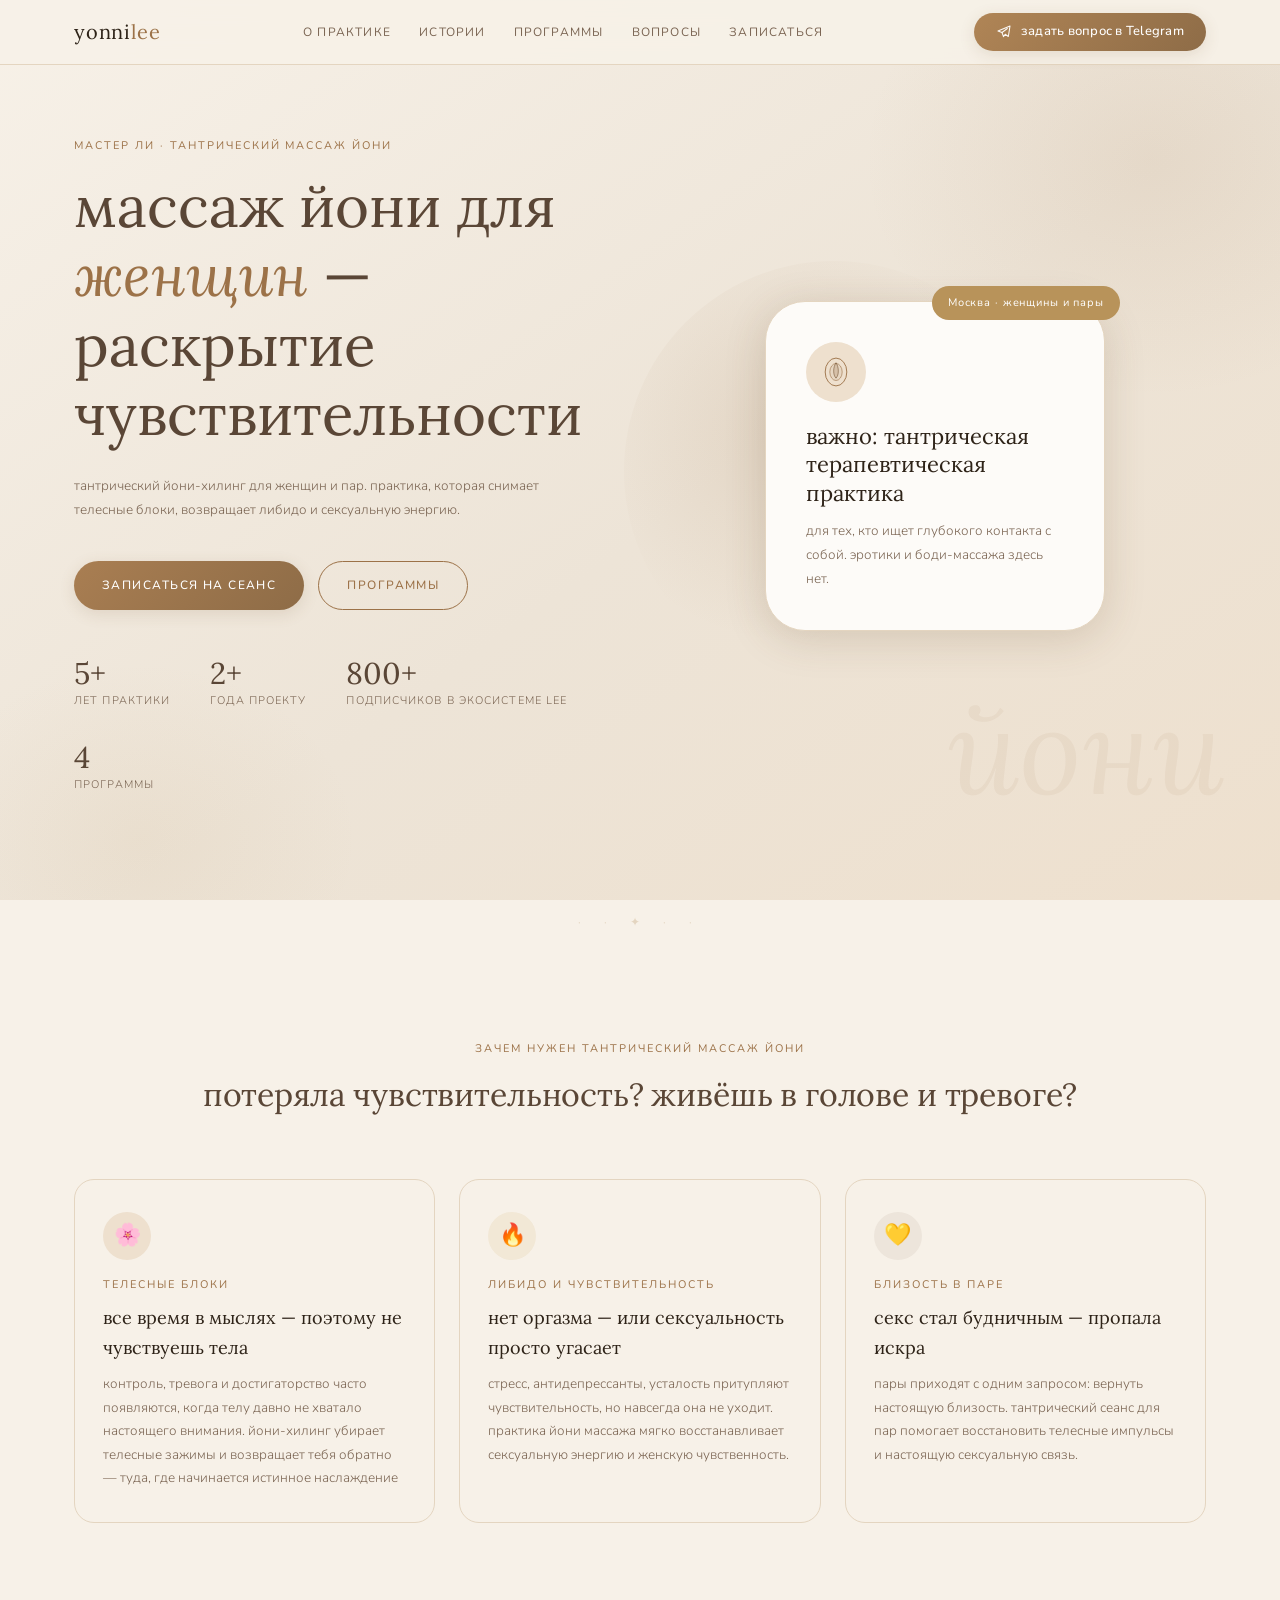
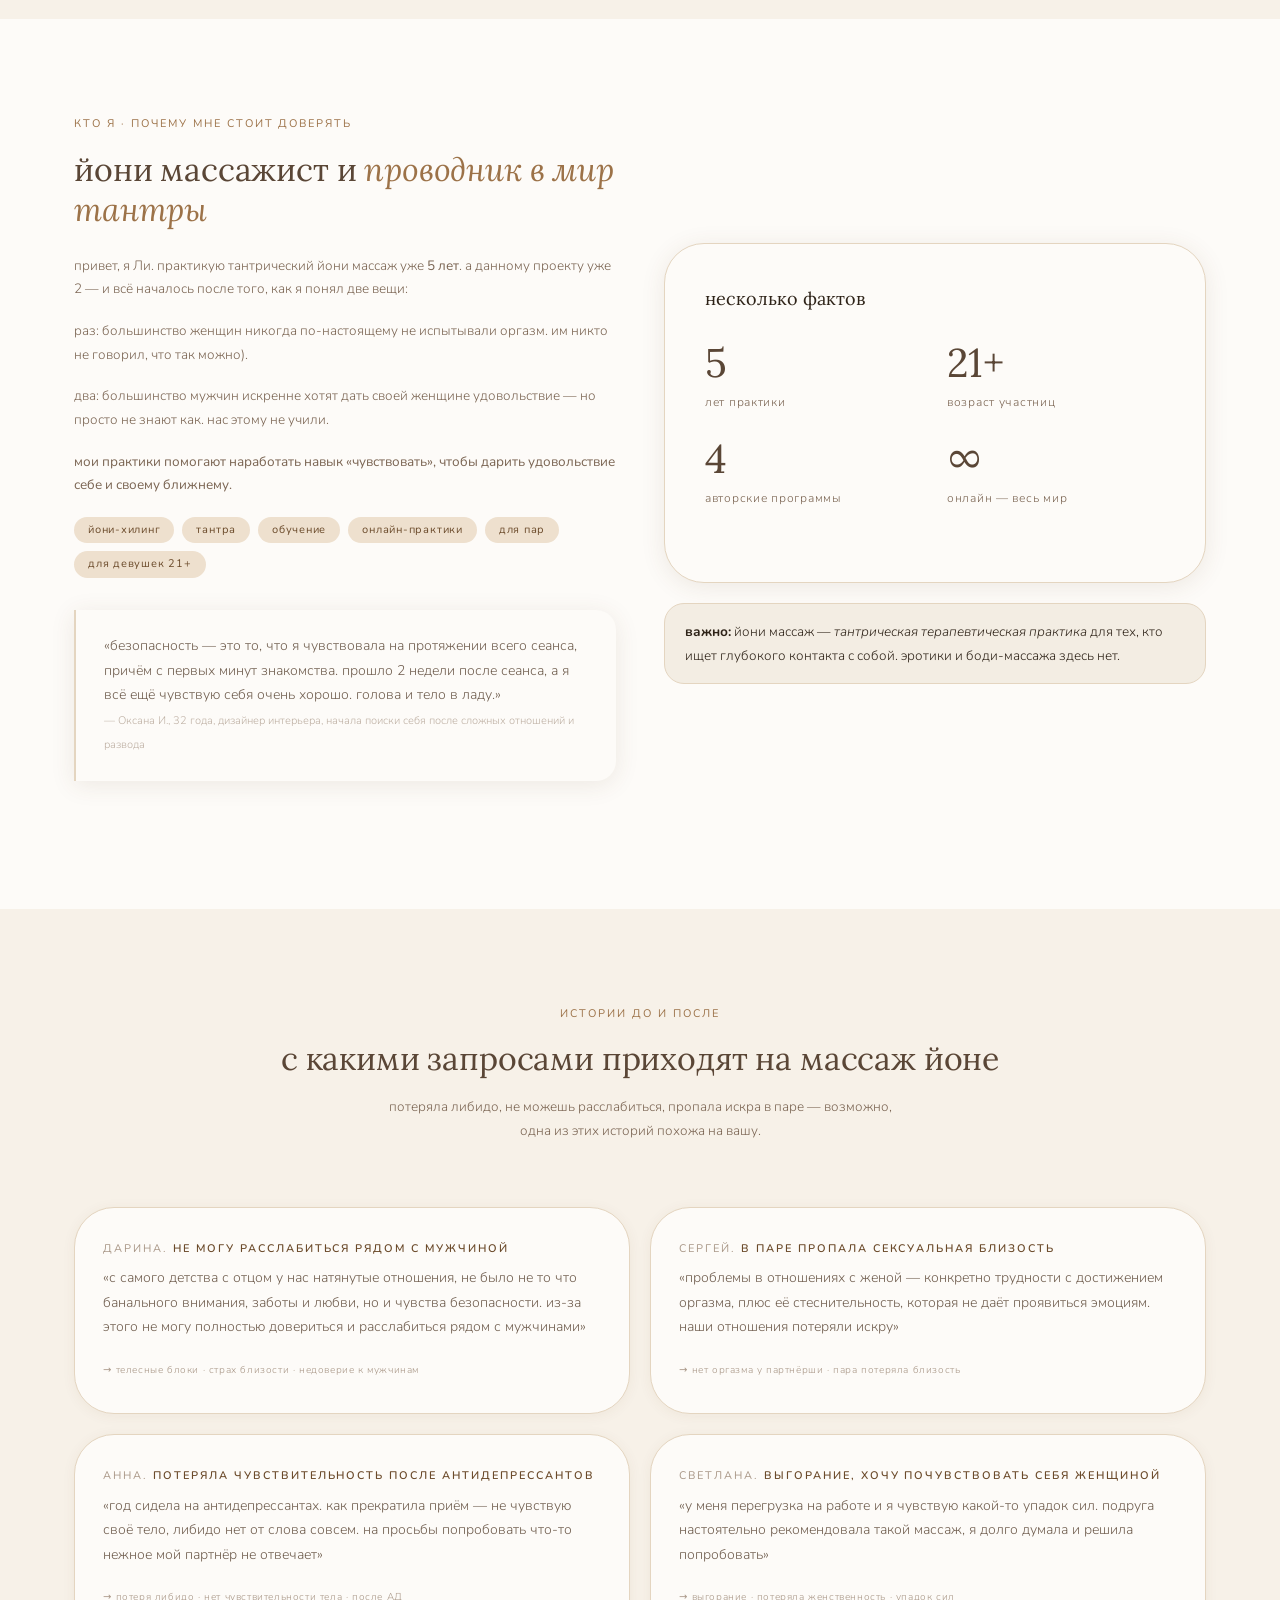
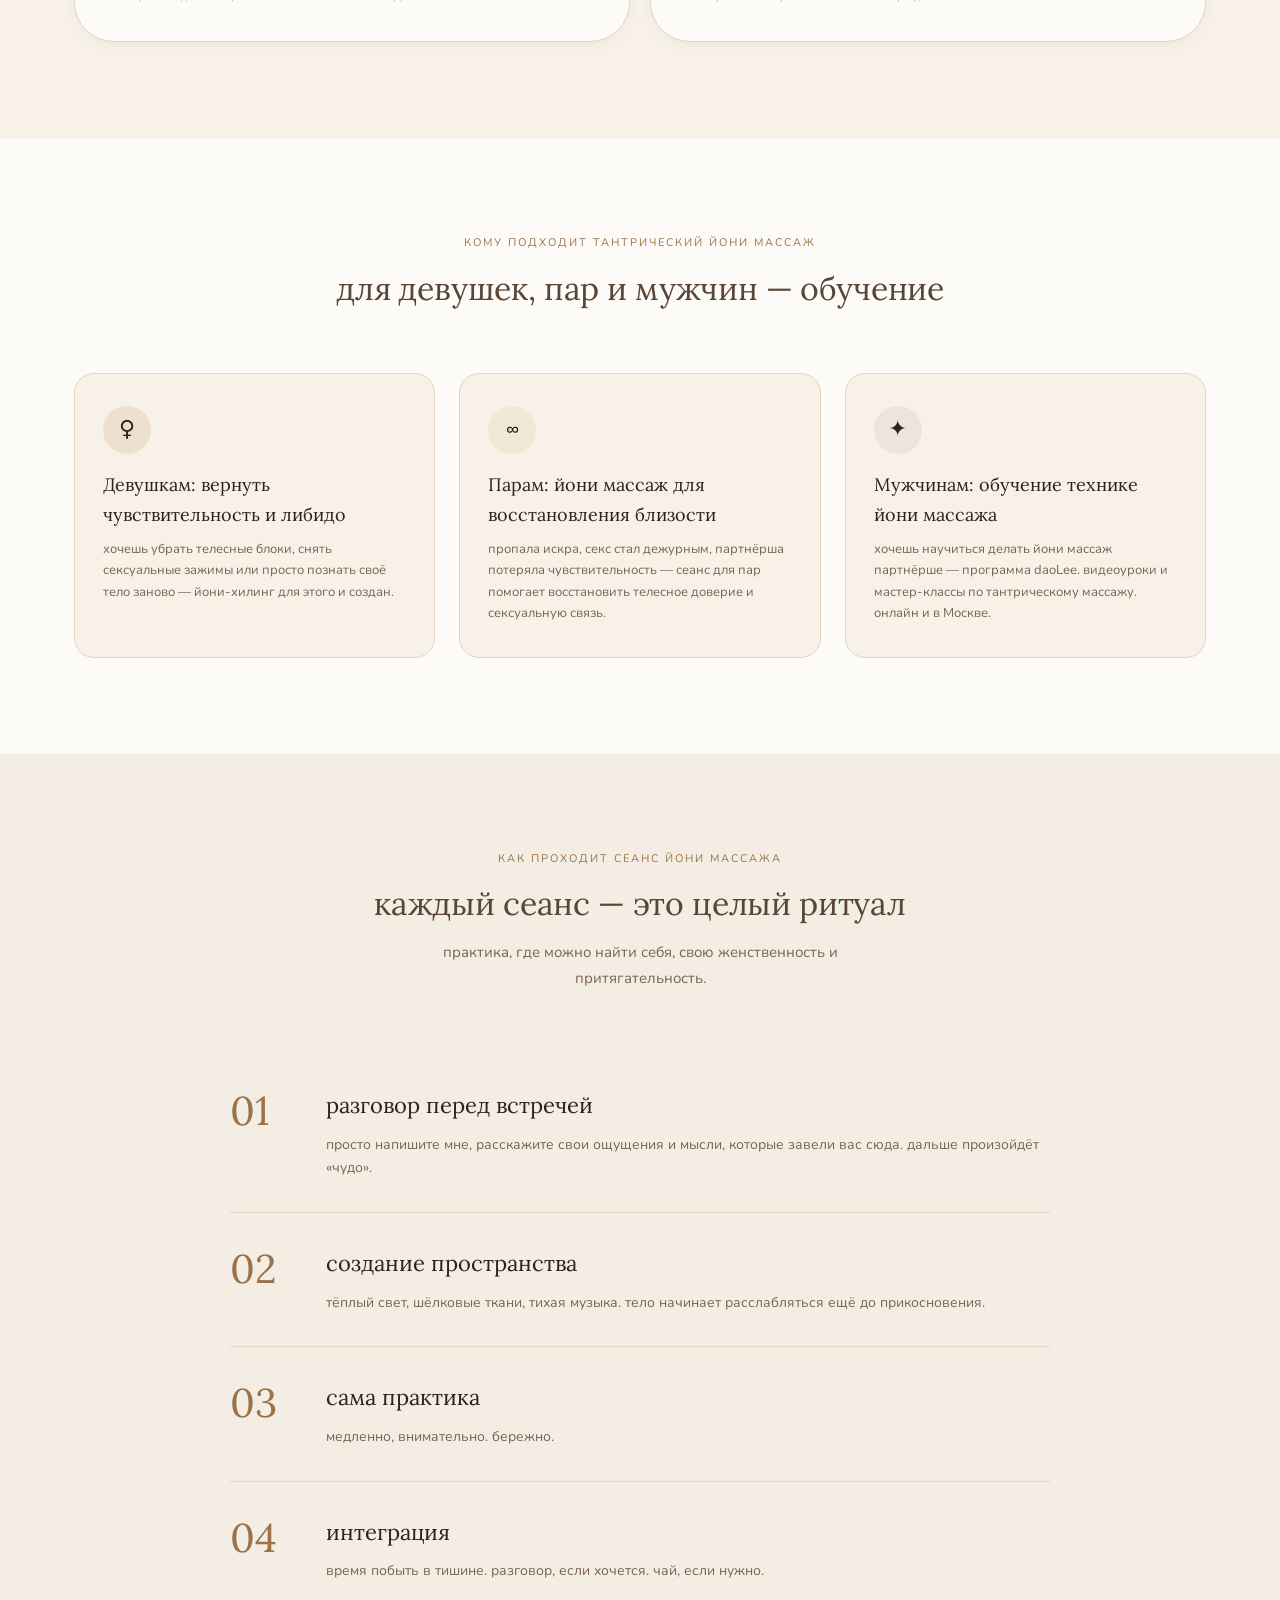
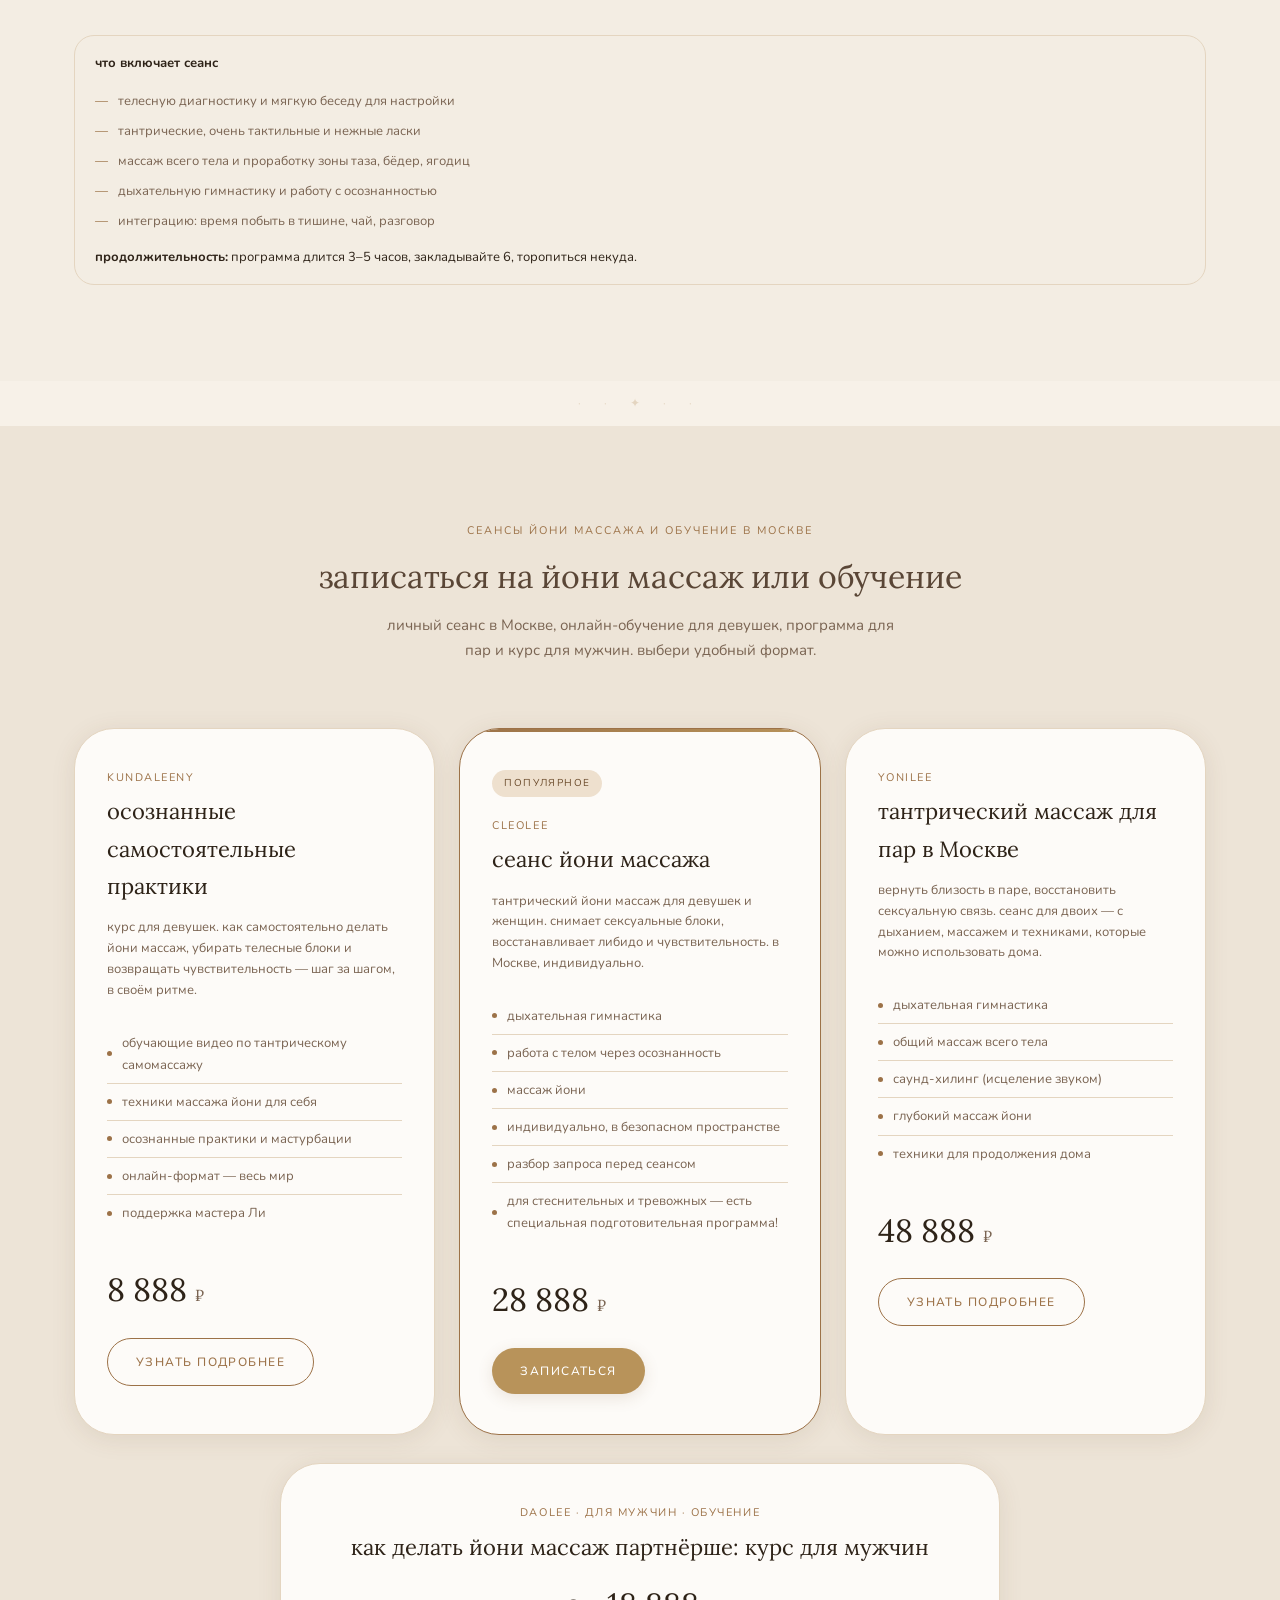
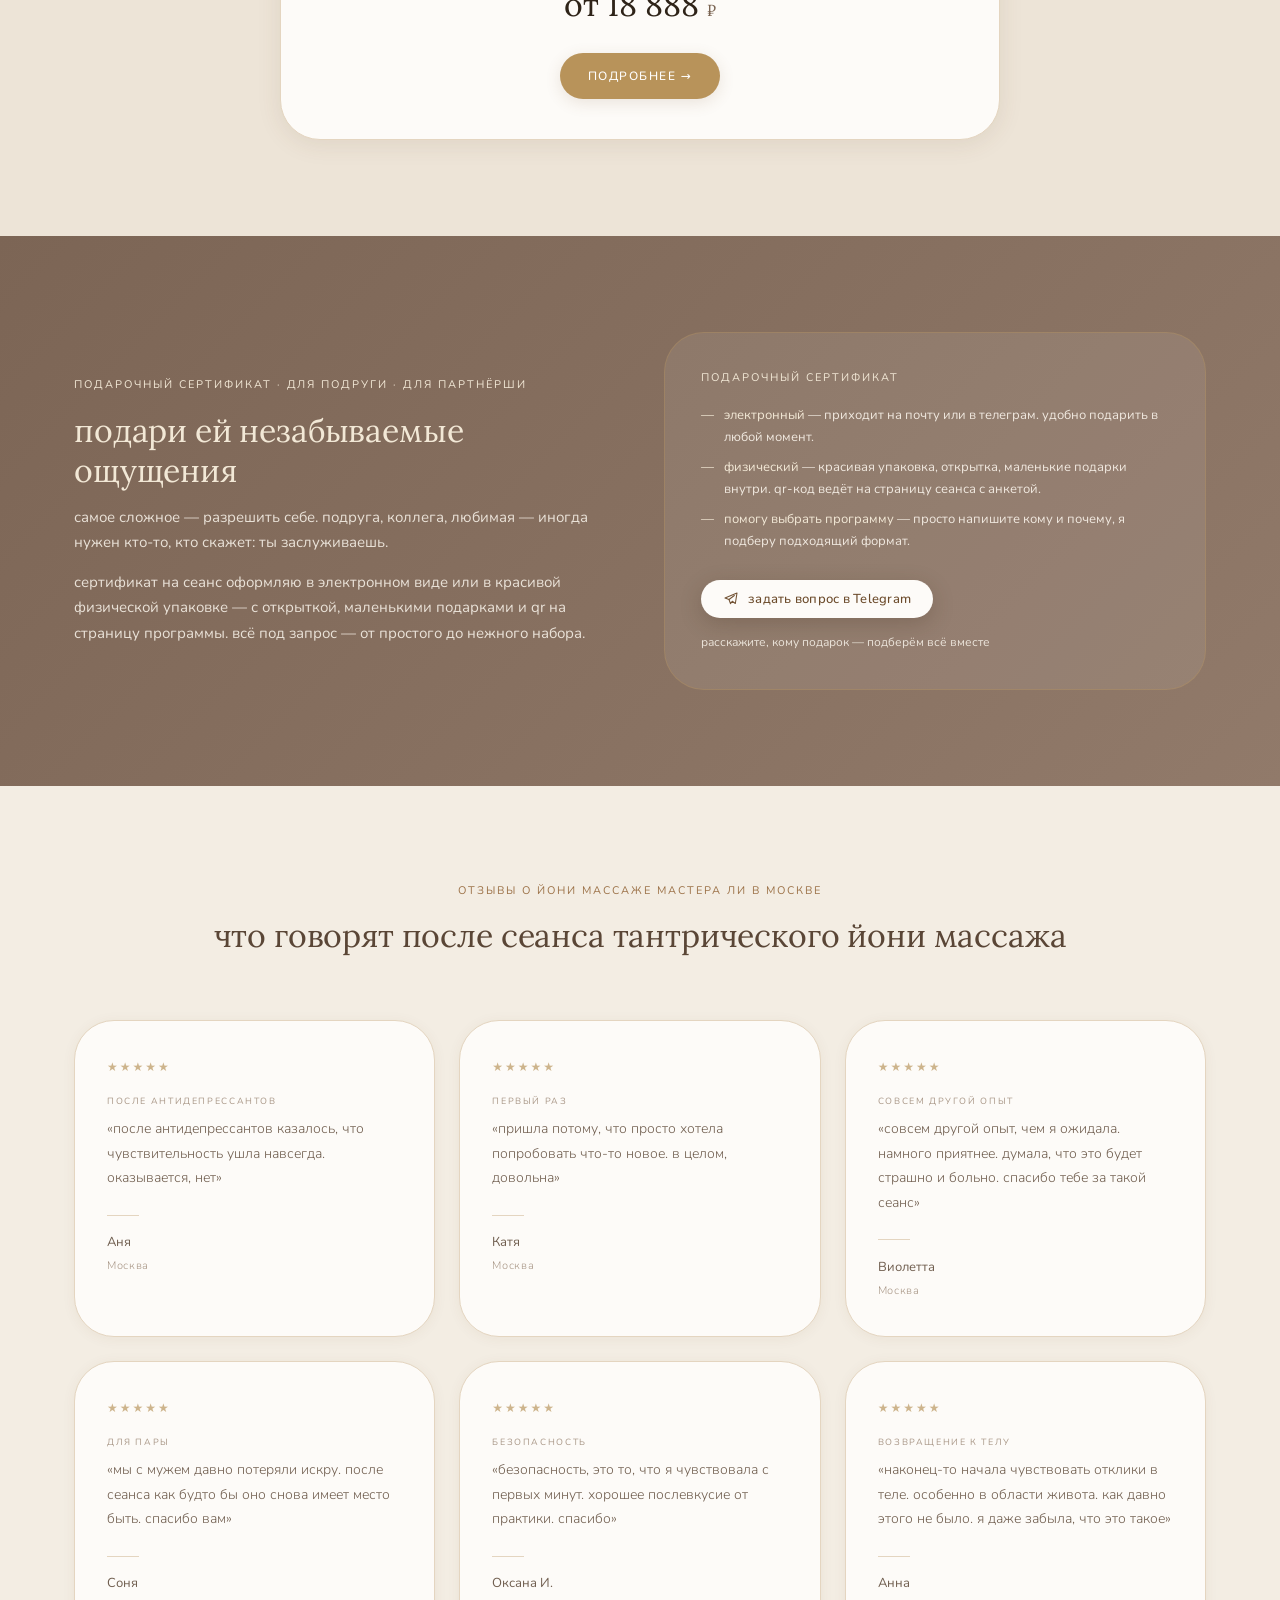
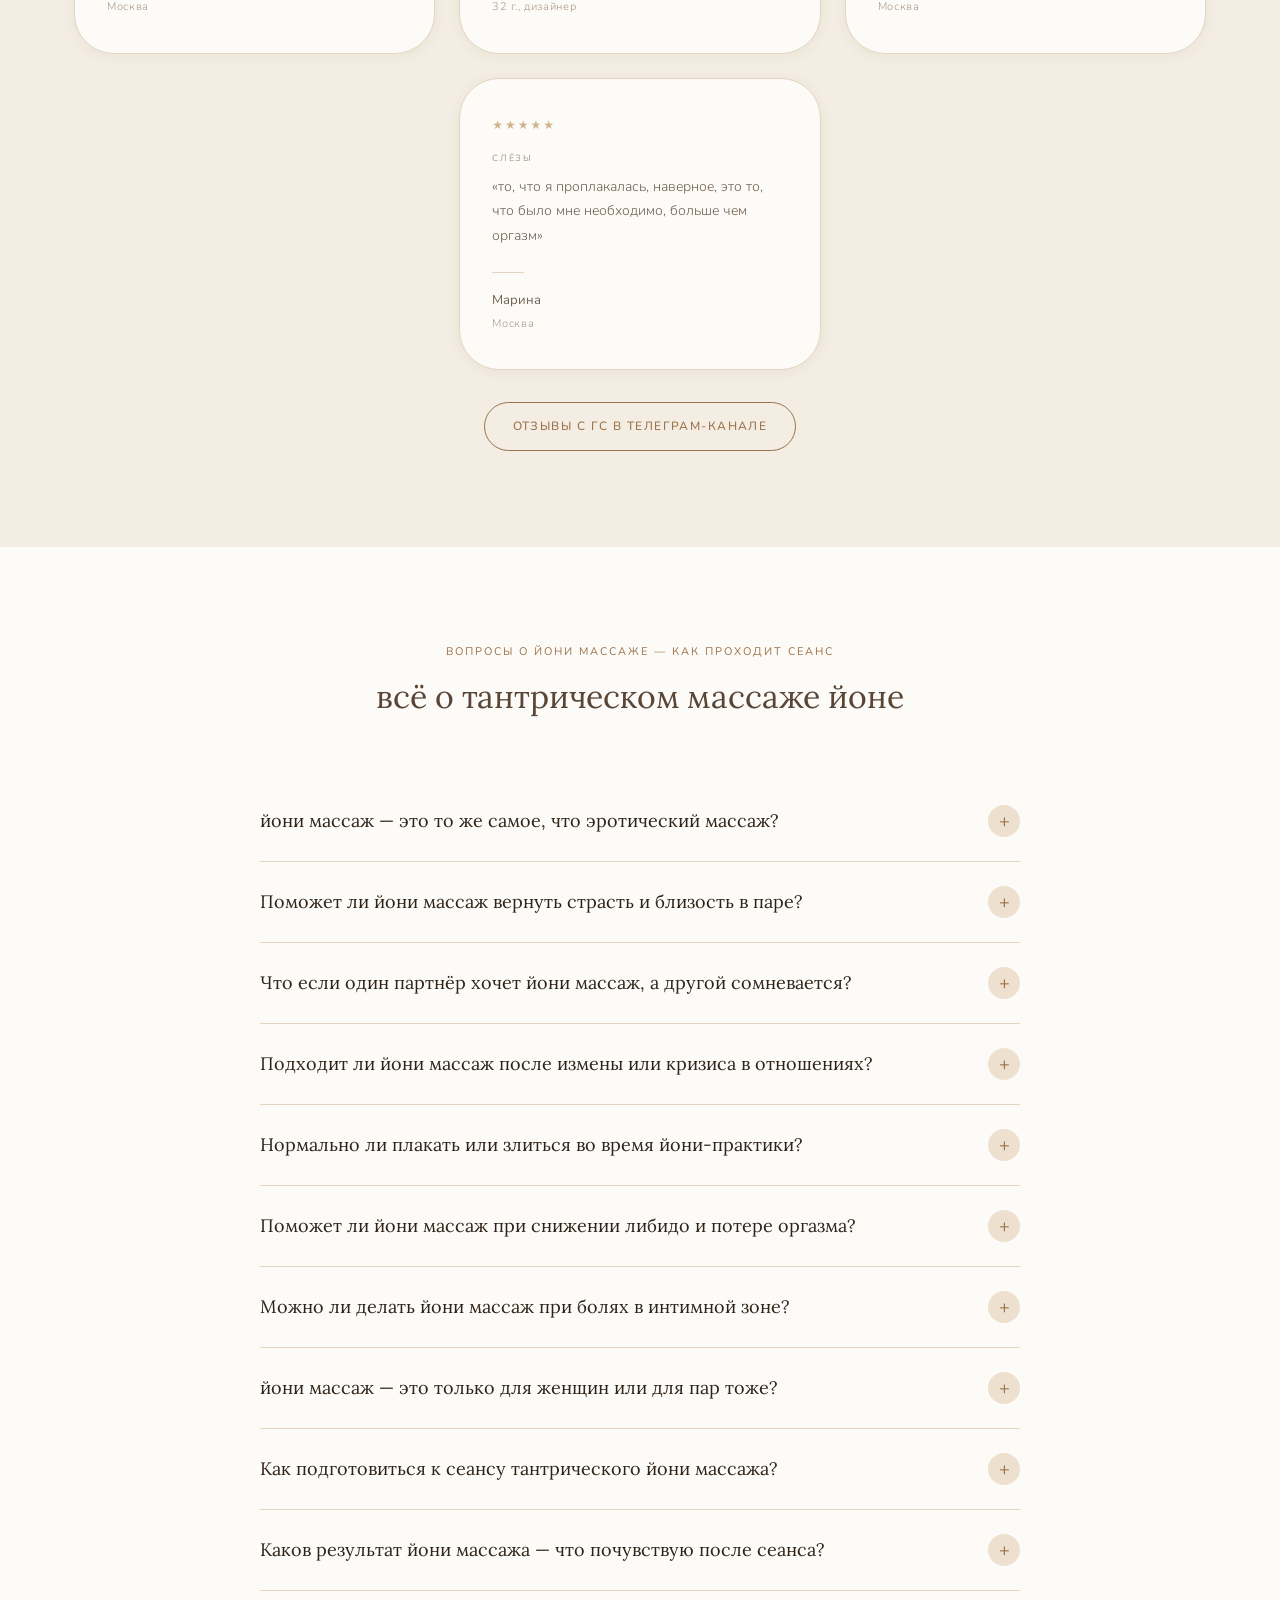
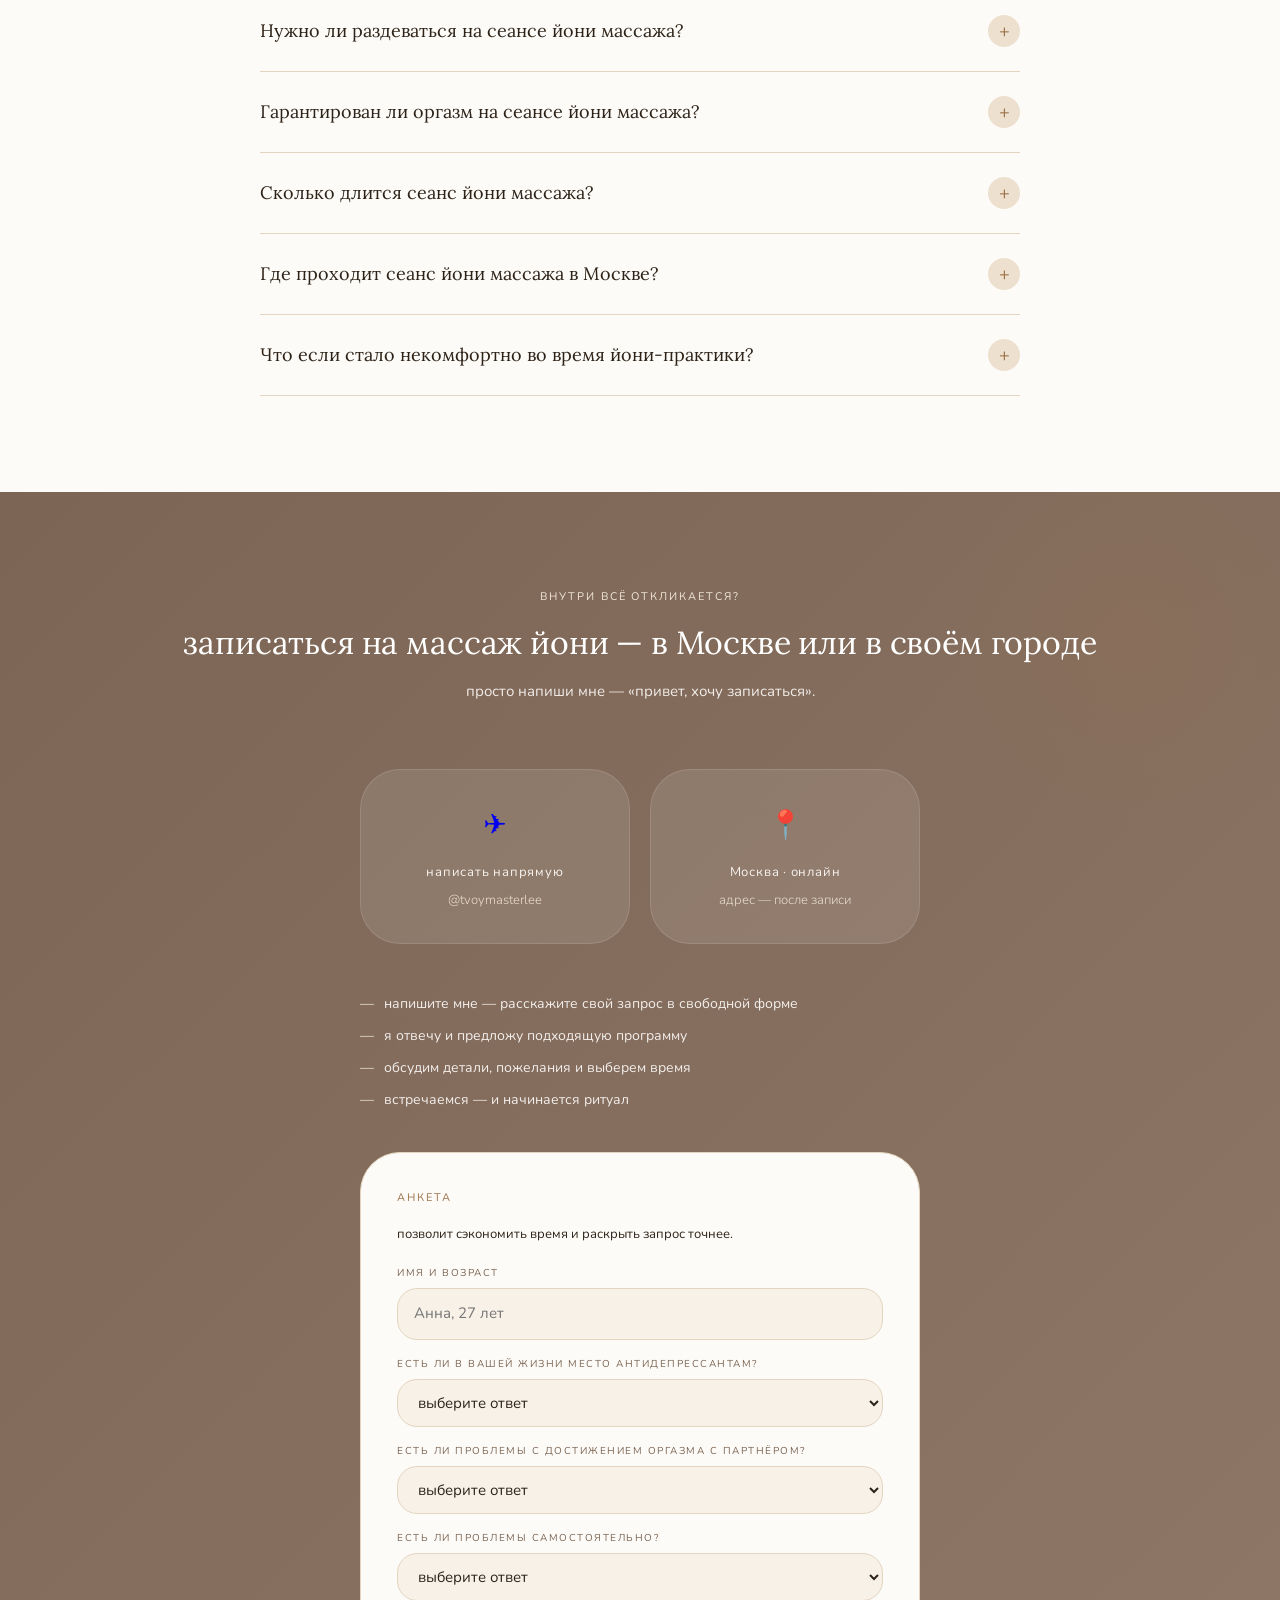
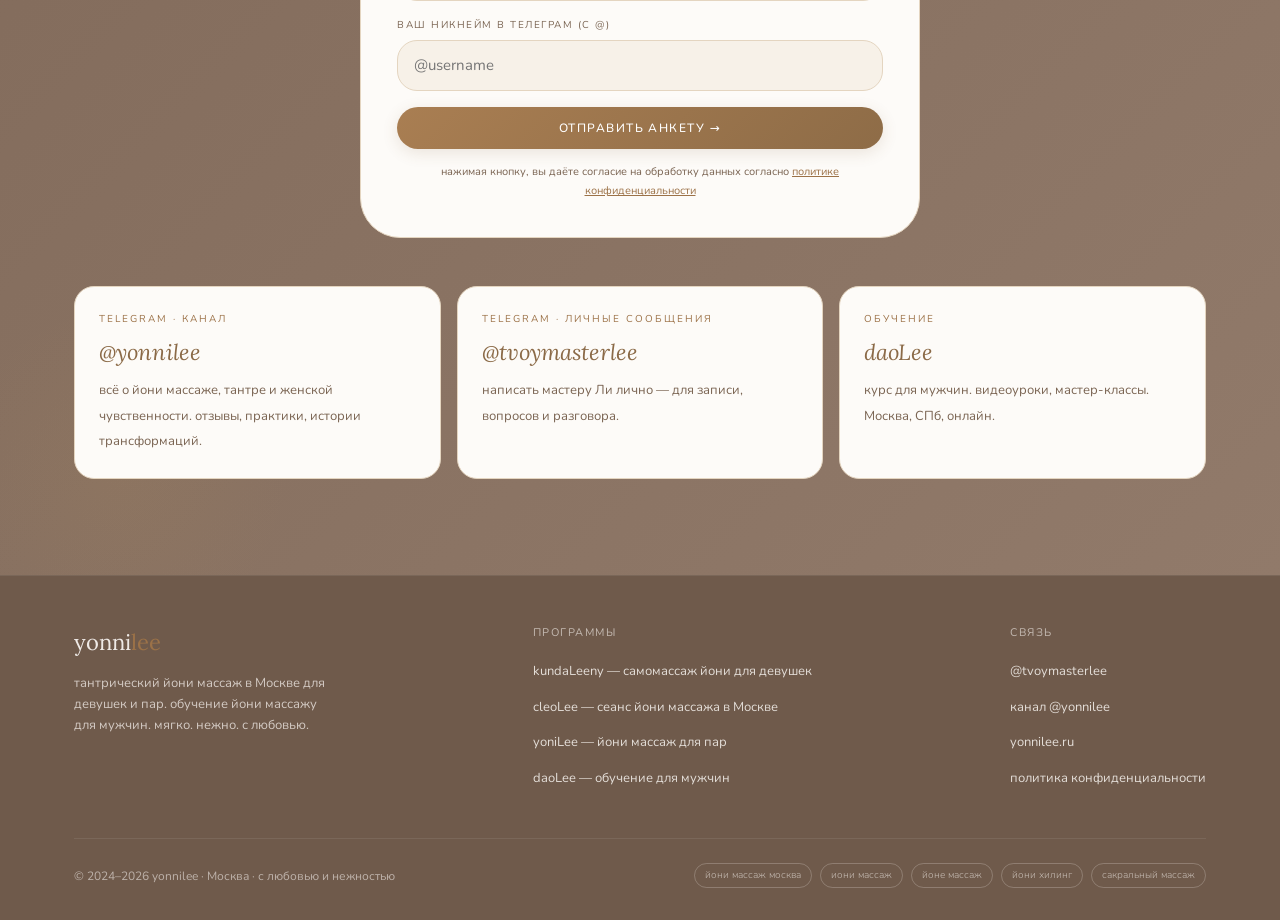
<file: index (11).html>
<!DOCTYPE html>
<html lang="ru"><head><meta charset="UTF-8"><meta name="viewport" content="width=device-width, initial-scale=1.0">
<title>Йони массаж в Москве — тантрический йони-хилинг для женщин и пар | мастер Ли · yonnilee</title>
<meta name="description" content="Йони массаж в Москве — тантрический йони-хилинг для девушек и пар. Помогает вернуть чувствительность тела, убрать сексуальные блоки, восстановить либидо. Не эротический, а терапевтический. Мастер Ли — 5 лет практики. Запись: @tvoymasterlee">
<meta name="keywords" content="йони массаж Москва, йоне массаж, йони хилинг, массаж йоне, тантрический массаж йони, иони массаж, сакральный массаж женщине, yoni massage Moscow, yoni healing, обучение йони массажу, нет оргазма что делать, потеряла чувствительность, телесные блоки женщина, массаж для пар, мастер Ли yonnilee">
<meta name="robots" content="index, follow"><link rel="canonical" href="https://yonnilee.ru/">
<meta property="og:title" content="Йони массаж в Москве — тантрический йони-хилинг · мастер Ли · yonnilee.ru">
<meta property="og:description" content="Йони массаж в Москве: для девушек, женщин и пар. Восстановление чувствительности, возвращение либидо, снятие телесных блоков. Терапевтическая практика, не эротический массаж. Запись: @tvoymasterlee">
<meta property="og:type" content="website"><meta property="og:url" content="https://yonnilee.ru"><meta property="og:locale" content="ru_RU">
<link rel="preconnect" href="https://fonts.googleapis.com"><link rel="preconnect" href="https://fonts.gstatic.com" crossorigin>
<link href="https://fonts.googleapis.com/css2?family=Nunito:ital,wght@0,300;0,400;0,500;0,600;1,300;1,400&family=Lora:ital,wght@0,400;0,500;1,400;1,500&display=swap" rel="stylesheet">
<script type="application/ld+json">{"@context": "https://schema.org", "@graph": [{"@type": "LocalBusiness", "name": "yonnilee — тантрический йони массаж", "description": "Тантрический йони массаж в Москве для девушек и пар. Мастер Ли — 5 лет практики. Обучение онлайн по всему миру.", "url": "https://yonnilee.ru", "address": {"@type": "PostalAddress", "addressLocality": "Москва", "addressCountry": "RU"}, "sameAs": ["https://t.me/yonnilee", "https://t.me/tvoymasterlee"], "priceRange": "₽₽₽", "openingHours": "Mo-Su 10:00-22:00"}, {"@type": "FAQPage", "mainEntity": [{"@type": "Question", "name": "йони массаж — это то же самое, что эротический массаж?", "acceptedAnswer": {"@type": "Answer", "text": "нет. это практика осознанного прикосновения и восстановления чувствительности. цель — вернуть контакт с телом. всё происходит в атмосфере доверия и уважения."}}, {"@type": "Question", "name": "Поможет ли йони массаж вернуть страсть и близость в паре?", "acceptedAnswer": {"@type": "Answer", "text": "да. многие пары приходят именно с этим запросом. практика помогает восстановить телесный контакт, доверие и чувствительность — базу, на которой возникает настоящая близость."}}, {"@type": "Question", "name": "Что если один партнёр хочет йони массаж, а другой сомневается?", "acceptedAnswer": {"@type": "Answer", "text": "напишите мне — поговорим. я работаю только с обоюдным желанием и интересом. если один против — сначала нужно разобраться внутри пары."}}, {"@type": "Question", "name": "Подходит ли йони массаж после измены или кризиса в отношениях?", "acceptedAnswer": {"@type": "Answer", "text": "да, но с условием: оба должны быть готовы идти вперёд. практика поможет восстановить телесное доверие, но не заменит разговора и работы с психологом при необходимости."}}, {"@type": "Question", "name": "Нормально ли плакать или злиться во время йони-практики?", "acceptedAnswer": {"@type": "Answer", "text": "это нормально и даже хорошо. тело освобождается от зажатого. я всегда рядом, практика может остановиться в любой момент по вашему желанию."}}, {"@type": "Question", "name": "Поможет ли йони массаж при снижении либидо и потере оргазма?", "acceptedAnswer": {"@type": "Answer", "text": "да — снижение либидо часто связано с утратой контакта с телом, стрессом и накопленным напряжением. практика помогает мягко восстановить это соединение."}}, {"@type": "Question", "name": "Можно ли делать йони массаж при болях в интимной зоне?", "acceptedAnswer": {"@type": "Answer", "text": "зависит от причины. расскажите мне о вашей ситуации перед записью — вместе разберёмся, подходит ли практика именно сейчас."}}, {"@type": "Question", "name": "йони массаж — это только для женщин или для пар тоже?", "acceptedAnswer": {"@type": "Answer", "text": "прежде всего — телесная практика для восстановления чувствительности и контакта с собой. она также работает в контексте пары, где мужчина учится быть внимательным и нежным."}}, {"@type": "Question", "name": "Как подготовиться к сеансу тантрического йони массажа?", "acceptedAnswer": {"@type": "Answer", "text": "специальной подготовки не нужно. рекомендую выспаться, не переедать перед сеансом и прийти без спешки. остальное — моя задача."}}, {"@type": "Question", "name": "Каков результат йони массажа — что почувствую после сеанса?", "acceptedAnswer": {"@type": "Answer", "text": "обычно это чувствуется сразу: ощущение лёгкости, тепло в теле, спокойствие и что-то похожее на возвращение домой. многие девушки отмечают эффект спустя несколько дней."}}, {"@type": "Question", "name": "Нужно ли раздеваться на сеансе йони массажа?", "acceptedAnswer": {"@type": "Answer", "text": "да, но раздевать вас буду я — медленно, нежно и очень бережно. ничего не происходит без вашего согласия."}}, {"@type": "Question", "name": "Гарантирован ли оргазм на сеансе йони массажа?", "acceptedAnswer": {"@type": "Answer", "text": "оргазм возможен, но мы его не добиваемся. мы работаем с чувствительностью и присутствием."}}, {"@type": "Question", "name": "Сколько длится сеанс йони массажа?", "acceptedAnswer": {"@type": "Answer", "text": "программа длится 3–5 часов. закладывайте 6, здесь никто не торопится."}}, {"@type": "Question", "name": "Где проходит сеанс йони массажа в Москве?", "acceptedAnswer": {"@type": "Answer", "text": "в Москве, в комфортном и уютном пространстве. точный адрес — после предварительного разговора и записи."}}, {"@type": "Question", "name": "Что если стало некомфортно во время йони-практики?", "acceptedAnswer": {"@type": "Answer", "text": "скажите — и всё остановится. ваши границы абсолютны. именно поэтому сначала мы всегда разговариваем."}}]}, {"@type": "Person", "name": "мастер Ли", "jobTitle": "тантрический мастер йони массажа", "url": "https://yonnilee.ru", "sameAs": ["https://t.me/tvoymasterlee", "https://t.me/yonnilee"]}]}</script>
<style>
/* ============================================================
   DESIGN SYSTEM — Linen & Umber Light Theme
   Beige · Milk · Warm Brown
   ============================================================ */
:root {
  --rose:     #9C7248;
  --rose-lt:  #EEE0CE;
  --rose-dk:  #6B4A2A;
  --blush:    #DFD0BB;

  --mauve:    #A08C7A;
  --mauve-lt: #EDE5DB;

  --gold:     #B8935A;
  --gold-lt:  #F2E8D6;

  --sage:     #C4B9AB;
  --sage-dk:  #8A7568;

  --cream:    #F7F1E8;
  --sand:     #E4D5C0;
  --mist:     #F3EDE3;
  --white:    #FDFBF8;
  --linen:    #EDE4D7;

  --ink:      #2E2318;
  --ink-md:   #7A6452;

  --font-display: 'Lora', Georgia, 'Times New Roman', serif;
  --font-body:    'Nunito', 'Segoe UI', system-ui, sans-serif;

  --r-xs:   4px;
  --r-s:    12px;
  --r-m:    20px;
  --r-l:    40px;
  --r-pill: 100px;

  --shadow:       0 4px 24px rgba(100,70,40,0.10);
  --shadow-hover: 0 8px 40px rgba(100,70,40,0.18);

  --section: 96px;
}

*, *::before, *::after { box-sizing: border-box; margin: 0; padding: 0; }
html { scroll-behavior: smooth; }

body {
  background: var(--cream);
  color: var(--ink);
  font-family: var(--font-body);
  font-weight: 400;
  font-size: 15px;
  line-height: 1.7;
  -webkit-font-smoothing: antialiased;
}

/* ============================================================
   SCROLL REVEAL
   ============================================================ */
.reveal {
  opacity: 0;
  transform: translateY(28px);
  transition: opacity 0.7s cubic-bezier(0.16,1,0.3,1), transform 0.7s cubic-bezier(0.16,1,0.3,1);
}
.reveal.visible { opacity: 1; transform: translateY(0); }
.reveal-delay-1 { transition-delay: 0.1s; }
.reveal-delay-2 { transition-delay: 0.2s; }
.reveal-delay-3 { transition-delay: 0.3s; }

/* ============================================================
   TYPOGRAPHY
   ============================================================ */
h1, h2, h3 { font-family: var(--font-display); font-weight: 300; line-height: 1.22; letter-spacing: 0; }
h1 { font-size: clamp(34px, 5.6vw, 58px); letter-spacing: 0; }
h2 { font-size: clamp(25px, 3.4vw, 38px); letter-spacing: 0; }
h3 { font-size: clamp(18px, 2.5vw, 24px); }

.eyebrow {
  font-family: var(--font-body);
  font-size: 11px;
  font-weight: 400;
  letter-spacing: 0.18em;
  text-transform: uppercase;
  color: var(--rose);
  display: block;
  margin-bottom: 16px;
}

/* ============================================================
   LAYOUT
   ============================================================ */
.container { max-width: 1180px; margin: 0 auto; padding: 0 24px; }
.section { padding: var(--section) 0; }
.grid-2 { display: grid; grid-template-columns: 1fr 1fr; gap: 48px; align-items: center; }

/* ============================================================
   BUTTONS
   ============================================================ */
.btn {
  display: inline-flex;
  align-items: center;
  gap: 8px;
  padding: 13px 28px;
  border-radius: var(--r-pill);
  font-family: var(--font-body);
  font-size: 12px;
  font-weight: 400;
  letter-spacing: 0.12em;
  text-transform: uppercase;
  cursor: pointer;
  border: none;
  text-decoration: none;
  transition: all 0.3s cubic-bezier(0.34,1.56,0.64,1);
}
.btn-primary { background: var(--rose); color: #fff; }
.btn-primary:hover { background: var(--rose-dk); transform: translateY(-2px); box-shadow: 0 6px 24px rgba(100,70,40,0.30); }
.btn-outline { background: transparent; color: var(--rose); border: 1px solid var(--rose); }
.btn-outline:hover { background: var(--rose-lt); transform: translateY(-2px); }
.btn-gold { background: var(--gold); color: #fff; }
.btn-gold:hover { background: var(--rose-dk); transform: translateY(-2px); box-shadow: 0 6px 24px rgba(184,147,90,0.35); }

/* ============================================================
   NAVIGATION
   ============================================================ */
nav {
  position: fixed;
  top: 0; left: 0; right: 0;
  z-index: 100;
  background: rgba(247,241,232,0.93);
  backdrop-filter: blur(12px);
  -webkit-backdrop-filter: blur(12px);
  border-bottom: 0.5px solid var(--sand);
  transition: box-shadow 0.3s;
}
.nav-inner {
  display: flex;
  align-items: center;
  justify-content: space-between;
  height: 64px;
}
.nav-logo {
  font-family: var(--font-display);
  font-size: 20px;
  font-weight: 400;
  color: var(--ink);
  text-decoration: none;
  letter-spacing: 0.04em;
}
.nav-logo span { color: var(--rose); }
.nav-links {
  display: flex;
  gap: 32px;
  list-style: none;
}
.nav-links a {
  font-size: 12px;
  font-weight: 400;
  letter-spacing: 0.1em;
  text-transform: uppercase;
  color: var(--ink-md);
  text-decoration: none;
  transition: color 0.2s;
}
.nav-links a:hover { color: var(--rose); }
.nav-toggle {
  display: none;
  background: none;
  border: none;
  cursor: pointer;
  width: 32px; height: 32px;
  flex-direction: column;
  justify-content: center;
  gap: 5px;
}
.nav-toggle span { display: block; height: 1px; background: var(--ink); transition: all 0.3s; }

/* ============================================================
   HERO
   ============================================================ */
.hero {
  min-height: 100vh;
  display: flex;
  align-items: center;
  padding-top: 80px;
  position: relative;
  overflow: hidden;
  background: linear-gradient(145deg, var(--cream) 0%, var(--linen) 55%, var(--rose-lt) 100%);
}
.hero-orb-1 {
  position: absolute;
  top: -80px; right: -160px;
  width: 580px; height: 480px;
  background: radial-gradient(ellipse, rgba(156,114,72,0.10) 0%, transparent 70%);
  pointer-events: none;
}
.hero-orb-2 {
  position: absolute;
  bottom: -120px; left: -80px;
  width: 440px; height: 360px;
  background: radial-gradient(ellipse, rgba(184,147,90,0.08) 0%, transparent 70%);
  pointer-events: none;
}
.hero-ghost {
  position: absolute;
  bottom: 48px; right: 56px;
  font-family: var(--font-display);
  font-size: 120px;
  font-weight: 300;
  font-style: italic;
  color: rgba(156,114,72,0.07);
  pointer-events: none;
  user-select: none;
  white-space: nowrap;
}
.hero-content { position: relative; z-index: 2; width: 100%; }
.hero-title {
  font-family: var(--font-display);
  font-size: clamp(44px, 7vw, 80px);
  font-weight: 300;
  line-height: 1.05;
  letter-spacing: -0.02em;
  color: var(--ink);
  margin-bottom: 24px;
}
.hero-title em { font-style: italic; color: var(--rose); }
.hero-subtitle {
  font-size: 15px;
  font-weight: 300;
  line-height: 1.75;
  color: var(--ink-md);
  max-width: 480px;
  margin-bottom: 40px;
}
.hero-cta-group { display: flex; gap: 16px; flex-wrap: wrap; margin-bottom: 56px; }
.hero-stats { display: flex; gap: 40px; flex-wrap: wrap; }
.hero-stat-num {
  font-family: var(--font-display);
  font-size: 36px;
  font-weight: 400;
  color: var(--ink);
  display: block;
  line-height: 1;
}
.hero-stat-label {
  font-size: 11px;
  font-weight: 300;
  letter-spacing: 0.1em;
  color: var(--ink-md);
  text-transform: uppercase;
  margin-top: 4px;
  display: block;
}

/* Hero float card */
.hero-visual { position: relative; display: flex; justify-content: center; align-items: center; }
.hero-orbs-bg {
  position: absolute;
  top: -40px; left: -40px;
  width: 420px; height: 420px;
  background: radial-gradient(ellipse at 40% 40%, rgba(156,114,72,0.14) 0%, transparent 60%);
  border-radius: 50%;
  pointer-events: none;
}
.hero-card {
  background: var(--white);
  border-radius: var(--r-l);
  padding: 40px;
  box-shadow: var(--shadow-hover);
  border: 0.5px solid var(--sand);
  max-width: 340px;
  position: relative;
}
.hero-card-badge {
  position: absolute;
  top: -16px; right: -16px;
  background: var(--gold);
  color: #fff;
  font-size: 11px;
  font-weight: 400;
  letter-spacing: 0.08em;
  padding: 8px 16px;
  border-radius: var(--r-pill);
  white-space: nowrap;
}
.hero-card-icon {
  width: 60px; height: 60px;
  background: var(--rose-lt);
  border-radius: 50%;
  display: flex; align-items: center; justify-content: center;
  margin-bottom: 20px;
}
.hero-card-title {
  font-family: var(--font-display);
  font-size: 22px;
  font-weight: 300;
  line-height: 1.3;
  color: var(--ink);
  margin-bottom: 12px;
}
.hero-card-desc { font-size: 13px; color: var(--ink-md); line-height: 1.65; }

/* ============================================================
   ORNAMENT
   ============================================================ */
.ornament { text-align: center; color: var(--sand); letter-spacing: 10px; font-size: 12px; padding: 12px 0; }

/* ============================================================
   WHAT IS YONI
   ============================================================ */
.what-section { background: var(--white); }
.what-text p { font-size: 15px; line-height: 1.8; color: var(--ink-md); margin-bottom: 20px; }
.what-text p strong { color: var(--ink); font-weight: 400; }
.what-mini-grid {
  display: grid;
  grid-template-columns: 1fr 1fr;
  gap: 16px;
  margin-top: 8px;
}
.mini-card {
  background: var(--cream);
  border-radius: var(--r-m);
  padding: 24px 20px;
  border: 0.5px solid var(--sand);
  transition: all 0.3s;
}
.mini-card:hover { box-shadow: var(--shadow); transform: translateY(-3px); }
.mini-card-icon { font-size: 24px; margin-bottom: 10px; }
.mini-card-title {
  font-family: var(--font-display);
  font-size: 16px;
  font-weight: 400;
  color: var(--ink);
  margin-bottom: 6px;
}
.mini-card p { font-size: 13px; color: var(--ink-md); line-height: 1.6; }

/* ============================================================
   PAINS — ДЛЯ КОГО
   ============================================================ */
.pains-section { background: var(--cream); }
.pains-grid {
  display: grid;
  grid-template-columns: repeat(3, 1fr);
  gap: 20px;
}
.pain-card {
  background: var(--white);
  border-radius: var(--r-l);
  padding: 32px 28px;
  border: 0.5px solid var(--sand);
  box-shadow: var(--shadow);
  transition: all 0.35s cubic-bezier(0.16,1,0.3,1);
  position: relative;
  overflow: hidden;
}
.pain-card::after {
  content: '';
  position: absolute;
  bottom: 0; left: 0; right: 0;
  height: 2px;
  background: linear-gradient(90deg, var(--rose), var(--gold));
  opacity: 0;
  transition: opacity 0.3s;
}
.pain-card:hover { box-shadow: var(--shadow-hover); transform: translateY(-4px); }
.pain-card:hover::after { opacity: 1; }
.pain-quote {
  font-family: var(--font-display);
  font-size: 17px;
  font-weight: 300;
  font-style: italic;
  color: var(--ink);
  line-height: 1.5;
  margin-bottom: 16px;
}
.pain-quote::before { content: '«'; color: var(--rose); }
.pain-quote::after  { content: '»'; color: var(--rose); }
.pain-label { font-size: 12px; font-weight: 300; color: var(--ink-md); letter-spacing: 0.06em; }

/* ============================================================
   HOW IT GOES
   ============================================================ */
.how-section { background: var(--mist); }
.section-header { text-align: center; margin-bottom: 64px; }
.section-header h2 { margin-bottom: 16px; }
.section-header p { font-size: 15px; color: var(--ink-md); max-width: 520px; margin: 0 auto; line-height: 1.7; }
.steps { display: flex; flex-direction: column; max-width: 820px; margin: 0 auto; }
.step {
  display: grid;
  grid-template-columns: 64px 1fr;
  gap: 32px;
  padding: 32px 0;
  border-bottom: 0.5px solid var(--sand);
  align-items: start;
}
.step:last-child { border-bottom: none; }
.step-num {
  font-family: var(--font-display);
  font-size: 40px;
  font-weight: 300;
  color: var(--rose);
  line-height: 1;
  padding-top: 4px;
}
.step-title {
  font-family: var(--font-display);
  font-size: 22px;
  font-weight: 400;
  color: var(--ink);
  margin-bottom: 8px;
}
.step p { font-size: 14px; color: var(--ink-md); line-height: 1.7; }

/* ============================================================
   BENEFITS
   ============================================================ */
.benefits-section { background: var(--white); }
.benefits-grid { display: grid; grid-template-columns: repeat(3, 1fr); gap: 24px; }
.benefit-card {
  background: var(--cream);
  border-radius: var(--r-m);
  padding: 32px 28px;
  border: 0.5px solid var(--sand);
  transition: all 0.3s;
}
.benefit-card:hover { box-shadow: var(--shadow); transform: translateY(-3px); }
.benefit-icon {
  width: 48px; height: 48px;
  border-radius: 50%;
  display: flex; align-items: center; justify-content: center;
  margin-bottom: 16px;
  font-size: 22px;
}
.benefit-title {
  font-family: var(--font-display);
  font-size: 18px;
  font-weight: 400;
  color: var(--ink);
  margin-bottom: 8px;
}
.benefit-card p { font-size: 13px; color: var(--ink-md); line-height: 1.65; }

/* ============================================================
   PROGRAMS
   ============================================================ */
.programs-section { background: var(--linen); }
.program-cards { display: grid; grid-template-columns: repeat(3, 1fr); gap: 24px; }
.program-card {
  background: var(--white);
  border-radius: var(--r-l);
  padding: 40px 32px;
  border: 0.5px solid var(--sand);
  box-shadow: var(--shadow);
  transition: all 0.35s cubic-bezier(0.16,1,0.3,1);
  position: relative;
  overflow: hidden;
}
.program-card::before {
  content: '';
  position: absolute;
  top: 0; left: 0; right: 0;
  height: 3px;
  background: linear-gradient(90deg, var(--rose), var(--gold));
  opacity: 0;
  transition: opacity 0.3s;
}
.program-card:hover { box-shadow: var(--shadow-hover); transform: translateY(-6px); }
.program-card:hover::before { opacity: 1; }
.program-card.featured::before { opacity: 1; }
.program-card.featured { border-color: var(--rose); }
.featured-badge {
  background: var(--rose-lt);
  color: var(--rose-dk);
  font-size: 10px;
  font-weight: 400;
  letter-spacing: 0.14em;
  text-transform: uppercase;
  padding: 5px 12px;
  border-radius: var(--r-pill);
  display: inline-block;
  margin-bottom: 20px;
}
.program-icon {
  width: 52px; height: 52px;
  border-radius: 50%;
  display: flex; align-items: center; justify-content: center;
  margin-bottom: 20px;
  font-size: 24px;
}
.bg-rose   { background: var(--rose-lt); }
.bg-gold   { background: var(--gold-lt); }
.bg-mauve  { background: var(--mauve-lt); }
.program-title {
  font-family: var(--font-display);
  font-size: 22px;
  font-weight: 400;
  color: var(--ink);
  margin-bottom: 12px;
}
.program-name-tag {
  font-family: var(--font-body);
  font-size: 11px;
  letter-spacing: 0.14em;
  text-transform: uppercase;
  color: var(--rose);
  margin-bottom: 6px;
  display: block;
}
.program-desc { font-size: 13px; color: var(--ink-md); line-height: 1.6; margin-bottom: 24px; }
.program-features { list-style: none; margin-bottom: 32px; }
.program-features li {
  font-size: 13px;
  color: var(--ink-md);
  padding: 7px 0;
  border-bottom: 0.5px solid var(--sand);
  display: flex;
  align-items: center;
  gap: 10px;
}
.program-features li:last-child { border-bottom: none; }
.program-features li::before { content: ''; width: 5px; height: 5px; border-radius: 50%; background: var(--rose); flex-shrink: 0; }
.program-price {
  font-family: var(--font-display);
  font-size: 32px;
  font-weight: 400;
  color: var(--ink);
  margin-bottom: 20px;
}
.program-price span { font-size: 16px; color: var(--ink-md); font-weight: 300; }

/* ============================================================
   ABOUT
   ============================================================ */
.about-section { background: var(--cream); }
.about-text h2 { margin-bottom: 24px; }
.about-text p { font-size: 15px; color: var(--ink-md); line-height: 1.8; margin-bottom: 18px; }
.about-quote {
  background: var(--white);
  border-left: 2px solid var(--rose);
  padding: 24px 28px;
  border-radius: 0 var(--r-m) var(--r-m) 0;
  margin: 32px 0;
  font-family: var(--font-display);
  font-size: 20px;
  font-style: italic;
  font-weight: 300;
  color: var(--ink);
  line-height: 1.45;
  box-shadow: var(--shadow);
}
.about-right {
  background: var(--white);
  border-radius: var(--r-l);
  padding: 40px;
  box-shadow: var(--shadow);
  border: 0.5px solid var(--sand);
}
.about-right-title {
  font-family: var(--font-display);
  font-size: 18px;
  font-weight: 400;
  color: var(--ink);
  margin-bottom: 28px;
}
.stats-grid { display: grid; grid-template-columns: 1fr 1fr; gap: 24px; margin-bottom: 32px; }
.stat-num {
  font-family: var(--font-display);
  font-size: 40px;
  font-weight: 300;
  color: var(--rose);
  display: block;
  line-height: 1;
  margin-bottom: 6px;
}
.stat-label { font-size: 12px; font-weight: 300; color: var(--ink-md); letter-spacing: 0.06em; }
.features-list { list-style: none; }
.features-list li {
  font-size: 13px;
  color: var(--ink-md);
  padding: 10px 0;
  border-bottom: 0.5px solid var(--sand);
  display: flex;
  align-items: center;
  gap: 12px;
}
.features-list li:last-child { border-bottom: none; }
.features-list li::before { content: '✦'; color: var(--gold); font-size: 10px; flex-shrink: 0; }

/* ============================================================
   REVIEWS
   ============================================================ */
.reviews-section { background: var(--mist); }
.reviews-grid { display: grid; grid-template-columns: repeat(3, 1fr); gap: 24px; }
.review-card {
  background: var(--white);
  border-radius: var(--r-l);
  padding: 36px 32px;
  box-shadow: var(--shadow);
  border: 0.5px solid var(--sand);
  transition: all 0.3s;
}
.review-card:hover { box-shadow: var(--shadow-hover); transform: translateY(-3px); }
.review-stars { color: var(--gold); font-size: 14px; margin-bottom: 16px; letter-spacing: 2px; }
.review-text {
  font-family: var(--font-display);
  font-size: 17px;
  font-weight: 300;
  font-style: italic;
  color: var(--ink);
  line-height: 1.55;
  margin-bottom: 24px;
}
.review-divider { width: 32px; height: 0.5px; background: var(--sand); margin-bottom: 16px; }
.review-name { font-size: 13px; font-weight: 400; color: var(--ink); margin-bottom: 4px; }
.review-context { font-size: 11px; font-weight: 300; color: var(--ink-md); letter-spacing: 0.06em; }

/* ============================================================
   FAQ
   ============================================================ */
.faq-section { background: var(--white); }
.faq-list { max-width: 760px; margin: 0 auto; }
.faq-item { border-bottom: 0.5px solid var(--sand); }
.faq-q {
  display: flex;
  justify-content: space-between;
  align-items: center;
  padding: 24px 0;
  cursor: pointer;
  gap: 24px;
}
.faq-q-text { font-family: var(--font-display); font-size: 18px; font-weight: 400; color: var(--ink); }
.faq-toggle {
  width: 32px; height: 32px;
  border-radius: 50%;
  background: var(--rose-lt);
  display: flex; align-items: center; justify-content: center;
  flex-shrink: 0;
  transition: all 0.3s;
  color: var(--rose);
  font-size: 18px;
}
.faq-item.open .faq-toggle { background: var(--rose); color: #fff; transform: rotate(45deg); }
.faq-a {
  font-size: 14px;
  color: var(--ink-md);
  line-height: 1.7;
  max-height: 0;
  overflow: hidden;
  transition: max-height 0.4s ease, padding-bottom 0.4s;
}
.faq-item.open .faq-a { max-height: 300px; padding-bottom: 24px; }

/* ============================================================
   CONTACT
   ============================================================ */
.contact-section {
  background: linear-gradient(135deg, #2E2318 0%, #4A3220 100%);
  position: relative;
  overflow: hidden;
}
.contact-bg-orb-1 {
  position: absolute;
  top: -100px; right: -100px;
  width: 500px; height: 500px;
  background: radial-gradient(ellipse, rgba(156,114,72,0.15) 0%, transparent 60%);
  pointer-events: none;
}
.contact-bg-orb-2 {
  position: absolute;
  bottom: -100px; left: -80px;
  width: 400px; height: 400px;
  background: radial-gradient(ellipse, rgba(184,147,90,0.10) 0%, transparent 60%);
  pointer-events: none;
}
.contact-inner { position: relative; z-index: 2; }
.contact-section .eyebrow { color: var(--gold); }
.contact-section h2 { color: var(--white); margin-bottom: 16px; }
.contact-section .section-header p { color: rgba(253,250,247,0.55); }
.contact-cards {
  display: grid;
  grid-template-columns: repeat(3, 1fr);
  gap: 20px;
  max-width: 800px;
  margin: 0 auto 48px;
}
.contact-card {
  background: rgba(253,250,247,0.06);
  border: 0.5px solid rgba(253,250,247,0.12);
  border-radius: var(--r-l);
  padding: 32px 24px;
  text-align: center;
  transition: all 0.3s;
  text-decoration: none;
  cursor: default;
}
a.contact-card { cursor: pointer; }
a.contact-card:hover { background: rgba(156,114,72,0.15); border-color: rgba(156,114,72,0.35); transform: translateY(-3px); }
.contact-card-icon { font-size: 28px; margin-bottom: 12px; }
.contact-card-title { font-size: 13px; font-weight: 400; color: rgba(253,250,247,0.9); letter-spacing: 0.06em; margin-bottom: 6px; }
.contact-card-handle { font-size: 12px; font-weight: 300; color: rgba(253,250,247,0.4); }
.contact-cta-group { display: flex; justify-content: center; gap: 16px; flex-wrap: wrap; }

/* ============================================================
   FOOTER
   ============================================================ */
footer {
  background: var(--ink);
  border-top: 0.5px solid rgba(253,250,247,0.08);
  padding: 48px 0 32px;
}
.footer-inner { display: flex; justify-content: space-between; align-items: flex-start; flex-wrap: wrap; gap: 32px; }
.footer-logo { font-family: var(--font-display); font-size: 22px; font-weight: 300; color: rgba(253,250,247,0.9); margin-bottom: 12px; }
.footer-logo span { color: var(--rose); }
.footer-desc { font-size: 13px; color: rgba(253,250,247,0.35); line-height: 1.6; max-width: 260px; }
.footer-links h4 { font-size: 11px; font-weight: 400; letter-spacing: 0.14em; text-transform: uppercase; color: rgba(253,250,247,0.3); margin-bottom: 16px; }
.footer-links ul { list-style: none; display: flex; flex-direction: column; gap: 10px; }
.footer-links a { font-size: 13px; color: rgba(253,250,247,0.5); text-decoration: none; transition: color 0.2s; }
.footer-links a:hover { color: var(--rose); }
.footer-bottom {
  margin-top: 48px;
  padding-top: 24px;
  border-top: 0.5px solid rgba(253,250,247,0.08);
  display: flex;
  justify-content: space-between;
  align-items: center;
  flex-wrap: wrap;
  gap: 12px;
}
.footer-copy { font-size: 12px; color: rgba(253,250,247,0.2); }
.footer-seo-tags { display: flex; gap: 8px; flex-wrap: wrap; }
.footer-seo-tag {
  font-size: 10px;
  font-weight: 300;
  color: rgba(253,250,247,0.18);
  padding: 3px 10px;
  border: 0.5px solid rgba(253,250,247,0.10);
  border-radius: var(--r-pill);
  text-decoration: none;
}
.footer-seo-tag:hover { color: rgba(253,250,247,0.35); }

/* ============================================================
   RESPONSIVE
   ============================================================ */
@media (max-width: 900px) {
  .pains-grid, .benefits-grid, .program-cards, .reviews-grid, .contact-cards { grid-template-columns: 1fr 1fr; }
}
@media (max-width: 768px) {
  :root { --section: 64px; }
  .nav-links, .nav-cta-wrap { display: none; }
  .nav-toggle { display: flex; }
  .grid-2 { grid-template-columns: 1fr; }
  .hero { min-height: auto; padding: 120px 0 64px; }
  .hero-visual { display: none; }
  .hero-ghost { display: none; }
  .what-mini-grid { grid-template-columns: 1fr; }
  .pains-grid, .benefits-grid, .program-cards, .reviews-grid { grid-template-columns: 1fr; }
  .contact-cards { grid-template-columns: 1fr; max-width: 400px; }
  .footer-inner { flex-direction: column; }
  .footer-bottom { flex-direction: column; text-align: center; }
  h1 { font-size: 40px; }
  h2 { font-size: 28px; }
}

.tagrow{display:flex;flex-wrap:wrap;gap:8px;margin-top:20px}
.tagrow span{padding:4px 14px;border-radius:var(--r-pill);background:var(--rose-lt);color:var(--rose-dk);font-size:11px;letter-spacing:.07em}
.note{margin-top:20px;padding:16px 20px;border:1px solid var(--sand);border-radius:var(--r-m);background:var(--mist);font-size:13px}
.lst{list-style:none;margin-top:16px;display:flex;flex-direction:column;gap:8px}.lst li{font-size:13px;color:var(--ink-md);display:flex;gap:10px}.lst li:before{content:'—';color:var(--rose)}
.cert{background:var(--ink);color:var(--cream)}.cert h2{color:var(--gold-lt)}.cert p{color:rgba(247,241,232,.65);margin-top:14px}.cert .eyebrow{color:var(--gold)}
.cert-box{background:rgba(255,255,255,.05);border:.5px solid rgba(184,147,90,.35);border-radius:var(--r-l);padding:36px}
.cert-box li{color:rgba(247,241,232,.75)}.cert-box strong{color:var(--gold-lt);font-weight:400}
.form-wrap{background:var(--white);border:1px solid var(--sand);border-radius:var(--r-l);padding:36px;max-width:560px;margin:40px auto 0;text-align:left}
.fg{display:flex;flex-direction:column;gap:6px;margin-bottom:16px}.fg label{font-size:10px;letter-spacing:.15em;text-transform:uppercase;color:var(--ink-md)}
.fg input,.fg select{padding:12px 16px;border:1px solid var(--sand);border-radius:var(--r-m);background:var(--cream);font:inherit;color:var(--ink)}
.fg input:focus,.fg select:focus{outline:none;border-color:var(--rose)}
.fnote{font-size:11px;color:var(--ink-md);text-align:center;margin-top:12px}.fnote a{color:var(--rose)}
.soc{display:grid;grid-template-columns:repeat(auto-fit,minmax(220px,1fr));gap:16px;margin-top:40px}
.soc a{background:var(--white);border:1px solid var(--sand);border-radius:var(--r-m);padding:24px;text-decoration:none;color:var(--ink);transition:.3s}.soc a:hover{box-shadow:var(--shadow-hover);transform:translateY(-2px)}
.soc small{display:block;font-size:10px;letter-spacing:.2em;text-transform:uppercase;color:var(--rose)}.soc b{font-family:var(--font-display);font-size:22px;font-weight:400;font-style:italic;display:block;margin:6px 0}
.soc span{font-size:13px;color:var(--ink-md)}

/* тонкий и мелкий текст в первых блоках */
.hero-subtitle,.hero-card-desc,#why .benefit-card p,#about .about-text p,#about .note,#cases .section-header p{font-size:13.5px;font-weight:300;line-height:1.75}
#about .about-text p strong{font-weight:400}
#about .about-quote{font-size:13px;font-weight:300;line-height:1.7}
#about .about-quote small{font-size:11px;font-weight:300;opacity:.75}
#cases .pain-quote{font-size:13.5px;font-weight:300;line-height:1.75}
#cases .pain-label{font-size:10px;font-weight:300}

/* ===== мягкие цвета, правки отступов ===== */
:root{--soft-brown:#7C6555;--soft-brown-2:#917A6A;--soft-brown-ft:#6F5A4B;--handle:#8B6A47}
.contact-section{background:linear-gradient(135deg,var(--soft-brown) 0%,var(--soft-brown-2) 100%)}
.cert{background:linear-gradient(135deg,var(--soft-brown) 0%,var(--soft-brown-2) 100%)}
.cert p{color:rgba(247,241,232,.88)}.cert-box li{color:rgba(247,241,232,.92)}.cert-box{background:rgba(255,255,255,.08)}
footer{background:var(--soft-brown-ft)}
.contact-card-title{color:rgba(253,250,247,.95)}
.contact-card-handle{color:var(--gold-lt);opacity:.9;font-size:13px}
.contact-card{background:rgba(253,250,247,.10)}
.footer-desc{color:rgba(253,250,247,.7)}.footer-links h4{color:rgba(253,250,247,.6)}
.footer-links a{color:rgba(253,250,247,.82)}.footer-copy{color:rgba(253,250,247,.55)}
.footer-seo-tag{color:rgba(253,250,247,.6);border-color:rgba(253,250,247,.22)}
.soc b{color:var(--handle)}
.contact-cards{grid-template-columns:repeat(2,1fr);max-width:560px;margin-left:auto;margin-right:auto}
.nav-inner{gap:24px}.nav-logo{white-space:nowrap}.nav-links{gap:clamp(14px,2.2vw,32px)}.nav-links a{white-space:nowrap}
@media(max-width:1024px){.nav-links a{font-size:11px;letter-spacing:.06em}.nav-cta-wrap .btn{padding:10px 20px;font-size:11px}}
.contact-inner>.section-header p{color:rgba(253,250,247,.9)}.contact-inner>.section-header h2{color:#fff}
.contact-inner>.lst li{color:rgba(253,250,247,.92);font-size:14px}.contact-inner>.lst li:before{color:var(--gold-lt)}
.contact-section .eyebrow{color:var(--gold-lt)}.soc span{color:var(--ink-md)}
.contact-section .form-wrap .eyebrow{color:var(--rose)}.soc{margin-top:48px}
#anketa{scroll-margin-top:90px}
/* ===== шрифт заголовков и кнопки ===== */
h1,h2,h3,.hero-title{font-weight:400;letter-spacing:-.005em}
h1,.hero-title{line-height:1.22}
.hero-title{font-size:clamp(30px,4.8vw,52px)}
h2{font-size:clamp(24px,3.1vw,35px);line-height:1.25}
h1 em,h2 em,.hero-title em{font-weight:400}
.btn{font-weight:500;box-shadow:0 4px 16px rgba(120,85,50,.14)}
.btn-primary{background:linear-gradient(135deg,#A97E52,#8E6C47)}
.btn-primary:hover{background:linear-gradient(135deg,#8E6C47,#775A39)}
.btn-outline{box-shadow:none}
.btn-tg{display:inline-flex;align-items:center;gap:9px;padding:11px 22px;font-size:13px;letter-spacing:.02em;text-transform:none;color:#fff!important;background:linear-gradient(135deg,#B08556,#8E6C47);white-space:nowrap;line-height:1.2}
.btn-tg svg{flex-shrink:0;opacity:.95}
.btn-tg:hover{background:linear-gradient(135deg,#9C7248,#775A39);transform:translateY(-2px)}
.btn-tg-light{background:#FDFBF8;color:#6B4A2A!important;box-shadow:0 6px 22px rgba(60,40,25,.22)}
.btn-tg-light:hover{background:#fff;color:#4F3520!important}
.btn-tg .l-short{display:none}
.cert-cta{margin:28px 0 14px!important}
.cert-box .cert-cta+p{margin-top:0}
.nav-cta-wrap{margin-left:8px}
.hero-cta-group{gap:14px}
@media(max-width:1180px){.nav-cta-wrap .btn-tg .l-full{display:none}.nav-cta-wrap .btn-tg .l-short{display:inline}}
@media(max-width:1024px){.nav-cta-wrap .btn-tg{padding:9px 16px;font-size:12px}}
@media(max-width:400px){.cert-cta .btn-tg{width:100%;justify-content:center;white-space:normal;text-align:center}}
.cert .eyebrow,.cert-box .eyebrow{color:var(--gold-lt)}.cert .lst li:before{color:var(--gold-lt)}
/* ===== тоньше заголовки, спокойные отзывы ===== */
:root{--h-ink:#5A4636;--q-ink:#6F5D4E;--q-mute:#A89686}
h1,h2,h3,.hero-title,.hero-stat-num,.stat-num{color:var(--h-ink)}
h1,.hero-title{font-size:clamp(29px,4.5vw,48px)}
h2{font-size:clamp(23px,2.9vw,32px)}
h1 em,h2 em,.hero-title em{color:var(--rose)}
#reviews .review-text,#cases .pain-quote,#about .about-quote{font-family:var(--font-body);font-style:normal;font-weight:300;font-size:14px;line-height:1.75;color:var(--q-ink)}
#about .about-quote{background:var(--white);border-left-color:var(--sand)}
#about .about-quote small{color:var(--q-mute)}
#cases .pain-quote::before,#cases .pain-quote::after{color:var(--q-mute)}
#reviews .review-stars{color:#CDB48C;font-size:12px}
#reviews .review-card .eyebrow,#cases .pain-card .eyebrow{color:var(--q-mute)}
#reviews .review-name{color:var(--q-ink);font-weight:400}
#reviews .review-context,#cases .pain-label{color:var(--q-mute)}
#reviews .review-card,#cases .pain-card{box-shadow:0 2px 14px rgba(100,70,40,.06)}
@media(min-width:901px){.reviews-grid>.review-card:last-child:nth-child(3n+1){grid-column:2}}
.fmsg{margin-top:14px;font-size:13px;text-align:center;line-height:1.6;min-height:0}.fmsg.ok{color:#5E7A58}.fmsg.err{color:#A5584E}
#cases .pain-card .eyebrow b{font-weight:600;color:var(--rose-dk)}
#cases .pain-quote::before,#cases .pain-quote::after{content:none!important}
@media(min-width:901px){#cases .pains-grid{grid-template-columns:repeat(2,1fr)}}
/* hero: мягкий крупный заголовок и ровные отступы */
.hero-title{font-size:clamp(32px,5.2vw,58px);line-height:1.2;letter-spacing:0;margin-bottom:24px}
.hero{padding-top:104px;padding-bottom:72px;min-height:100svh}
.hero-cta-group{margin-bottom:48px}.hero-stats{gap:32px 40px}
.hero-stat-num{font-size:30px}
@media(max-width:1024px){.grid-2{gap:32px}.hero-card{padding:32px}.hero-orbs-bg{width:320px;height:320px}}
@media(max-width:900px){.contact-cards{grid-template-columns:1fr 1fr}}
@media(max-width:768px){.hero{min-height:auto;padding:104px 0 56px}.hero-title{font-size:clamp(30px,8.4vw,40px)}.hero-subtitle{max-width:none;margin-bottom:32px}.hero-cta-group{margin-bottom:40px}.hero-stats{gap:24px 32px}.contact-cards{max-width:400px;grid-template-columns:1fr}.form-wrap,.cert-box{padding:24px}}
@media(max-width:400px){.hero-cta-group .btn{width:100%;justify-content:center}.hero-stats{gap:20px 24px}.hero-stats>div{flex:1 1 40%}}
</style>
<!-- Yandex.Metrika counter -->
<script type="text/javascript">
    (function(m,e,t,r,i,k,a){
        m[i]=m[i]||function(){(m[i].a=m[i].a||[]).push(arguments)};
        m[i].l=1*new Date();
        for (var j = 0; j < document.scripts.length; j++) {if (document.scripts[j].src === r) { return; }}
        k=e.createElement(t),a=e.getElementsByTagName(t)[0],k.async=1,k.src=r,a.parentNode.insertBefore(k,a)
    })(window, document,'script','https://mc.yandex.ru/metrika/tag.js', 'ym');
    ym(96614743, 'init', {webvisor:true, clickmap:true, referrer: document.referrer, url: location.href, accurateTrackBounce:true, trackLinks:true});
</script>
<!-- /Yandex.Metrika counter -->
</head><body>
<noscript><div><img src="https://mc.yandex.ru/watch/96614743" style="position:absolute; left:-9999px;" alt="" /></div></noscript>

<nav id="main-nav"><div class="container"><div class="nav-inner"><a href="#" class="nav-logo">yonni<span>lee</span></a>
<ul class="nav-links"><li><a href="#about">о практике</a></li><li><a href="#cases">истории</a></li><li><a href="#programs">программы</a></li><li><a href="#faq">вопросы</a></li><li><a href="#anketa">записаться</a></li></ul>
<div class="nav-cta-wrap"><a href="https://t.me/tvoymasterlee" target="_blank" rel="noopener" class="btn btn-tg"><svg width="16" height="16" viewBox="0 0 24 24" fill="none" aria-hidden="true"><path d="M21 3 3 10.5l6 2.2L11.2 19l2.7-3.6 4.6 3.4L21 3Z" stroke="currentColor" stroke-width="1.6" stroke-linejoin="round"/><path d="m9 12.7 8-6" stroke="currentColor" stroke-width="1.6" stroke-linecap="round"/></svg><span class="l-full">задать вопрос в Telegram</span><span class="l-short">задать вопрос</span></a></div>
<button class="nav-toggle" id="nav-toggle" aria-label="Меню"><span></span><span></span><span></span></button></div></div></nav>
<section class="hero"><div class="hero-orb-1"></div><div class="hero-orb-2"></div><div class="hero-ghost">йони</div><div class="container hero-content"><div class="grid-2">
<div class="reveal"><span class="eyebrow">мастер Ли · тантрический массаж йони</span>
<h1 class="hero-title">массаж йони для <em>женщин</em> — раскрытие чувствительности</h1>
<p class="hero-subtitle">тантрический йони-хилинг для женщин и пар. практика, которая снимает телесные блоки, возвращает либидо и сексуальную энергию.</p>
<div class="hero-cta-group"><a href="#anketa" class="btn btn-primary">записаться на сеанс</a><a href="#programs" class="btn btn-outline">программы</a></div>
<div class="hero-stats"><div><span class="hero-stat-num">5+</span><span class="hero-stat-label">лет практики</span></div><div><span class="hero-stat-num">2+</span><span class="hero-stat-label">года проекту</span></div><div><span class="hero-stat-num">800+</span><span class="hero-stat-label">подписчиков в экосистеме Lee</span></div><div><span class="hero-stat-num">4</span><span class="hero-stat-label">программы</span></div></div></div>
<div class="hero-visual reveal reveal-delay-2"><div class="hero-orbs-bg"></div><div class="hero-card"><div class="hero-card-badge">Москва · женщины и пары</div><div class="hero-card-icon"><svg width="34" height="34" viewBox="0 0 44 44" fill="none"><ellipse cx="22" cy="22" rx="14" ry="18" stroke="#9C7248" stroke-width="1.2"/><ellipse cx="22" cy="22" rx="8" ry="11" stroke="#9C7248" stroke-width=".8" fill="rgba(156,114,72,.08)"/><path d="M22 10C26 16 26 26 22 30 18 26 18 16 22 10Z" fill="rgba(156,114,72,.22)" stroke="#6B4A2A" stroke-width=".7"/></svg></div>
<p class="hero-card-title">важно: тантрическая терапевтическая практика</p><p class="hero-card-desc">для тех, кто ищет глубокого контакта с собой. эротики и боди-массажа здесь нет.</p></div></div></div></div></section>
<div class="ornament">· · ✦ · ·</div>
<section class="pains-section section" id="why"><div class="container"><div class="section-header reveal"><span class="eyebrow">зачем нужен тантрический массаж йони</span><h2>потеряла чувствительность? живёшь в голове и тревоге?</h2></div><div class="benefits-grid"><div class="benefit-card reveal"><div class="benefit-icon" style="background:var(--rose-lt)">🌸</div><span class="eyebrow" style="margin-bottom:8px">телесные блоки</span><div class="benefit-title">все время в мыслях — поэтому не чувствуешь тела</div><p>контроль, тревога и достигаторство часто появляются, когда телу давно не хватало настоящего внимания. йони-хилинг убирает телесные зажимы и возвращает тебя обратно — туда, где начинается истинное наслаждение</p></div><div class="benefit-card reveal"><div class="benefit-icon" style="background:var(--gold-lt)">🔥</div><span class="eyebrow" style="margin-bottom:8px">либидо и чувствительность</span><div class="benefit-title">нет оргазма — или сексуальность просто угасает</div><p>стресс, антидепрессанты, усталость притупляют чувствительность, но навсегда она не уходит. практика йони массажа мягко восстанавливает сексуальную энергию и женскую чувственность.</p></div><div class="benefit-card reveal"><div class="benefit-icon" style="background:var(--mauve-lt)">💛</div><span class="eyebrow" style="margin-bottom:8px">близость в паре</span><div class="benefit-title">секс стал будничным — пропала искра</div><p>пары приходят с одним запросом: вернуть настоящую близость. тантрический сеанс для пар помогает восстановить телесные импульсы и настоящую сексуальную связь.</p></div></div></div></section>
<section class="what-section section" id="about"><div class="container"><div class="grid-2"><div class="about-text reveal"><span class="eyebrow">кто я · почему мне стоит доверять</span><h2>йони массажист и <em style="color:var(--rose)">проводник в мир тантры</em></h2>
<p>привет, я Ли. практикую тантрический йони массаж уже <strong>5 лет</strong>. а данному проекту уже 2 — и всё началось после того, как я понял две вещи:</p>
<p>раз: большинство женщин никогда по-настоящему не испытывали оргазм. им никто не говорил, что так можно).</p>
<p>два: большинство мужчин искренне хотят дать своей женщине удовольствие — но просто не знают как. нас этому не учили.</p>
<p><strong>мои практики помогают наработать навык «чувствовать», чтобы дарить удовольствие себе и своему ближнему.</strong></p>
<div class="tagrow"><span>йони-хилинг</span><span>тантра</span><span>обучение</span><span>онлайн-практики</span><span>для пар</span><span>для девушек 21+</span></div>
<div class="about-quote">«безопасность — это то, что я чувствовала на протяжении всего сеанса, причём с первых минут знакомства. прошло 2 недели после сеанса, а я всё ещё чувствую себя очень хорошо. голова и тело в ладу.»<br><small>— Оксана И., 32 года, дизайнер интерьера, начала поиски себя после сложных отношений и развода</small></div></div>
<div class="reveal reveal-delay-2"><div class="about-right"><div class="about-right-title">несколько фактов</div><div class="stats-grid"><div><span class="stat-num">5</span><span class="stat-label">лет практики</span></div><div><span class="stat-num">21+</span><span class="stat-label">возраст участниц</span></div><div><span class="stat-num">4</span><span class="stat-label">авторские программы</span></div><div><span class="stat-num">∞</span><span class="stat-label">онлайн — весь мир</span></div></div></div>
<div class="note"><strong>важно:</strong> йони массаж — <em>тантрическая терапевтическая практика</em> для тех, кто ищет глубокого контакта с собой. эротики и боди-массажа здесь нет.</div></div></div></div></section>
<section class="pains-section section" id="cases"><div class="container"><div class="section-header reveal"><span class="eyebrow">истории до и после</span><h2>с какими запросами приходят на массаж йоне</h2><p>потеряла либидо, не можешь расслабиться, пропала искра в паре — возможно, одна из этих историй похожа на вашу.</p></div><div class="pains-grid"><div class="pain-card reveal"><span class="eyebrow" style="margin-bottom:8px">Дарина. <b>не могу расслабиться рядом с мужчиной</b></span><p class="pain-quote">«с самого детства с отцом у нас натянутые отношения, не было не то что банального внимания, заботы и любви, но и чувства безопасности. из-за этого не могу полностью довериться и расслабиться рядом с мужчинами»</p><span class="pain-label">→ телесные блоки · страх близости · недоверие к мужчинам</span></div><div class="pain-card reveal"><span class="eyebrow" style="margin-bottom:8px">Сергей. <b>в паре пропала сексуальная близость</b></span><p class="pain-quote">«проблемы в отношениях с женой — конкретно трудности с достижением оргазма, плюс её стеснительность, которая не даёт проявиться эмоциям. наши отношения потеряли искру»</p><span class="pain-label">→ нет оргазма у партнёрши · пара потеряла близость</span></div><div class="pain-card reveal"><span class="eyebrow" style="margin-bottom:8px">Анна. <b>потеряла чувствительность после антидепрессантов</b></span><p class="pain-quote">«год сидела на антидепрессантах. как прекратила приём — не чувствую своё тело, либидо нет от слова совсем. на просьбы попробовать что-то нежное мой партнёр не отвечает»</p><span class="pain-label">→ потеря либидо · нет чувствительности тела · после АД</span></div><div class="pain-card reveal"><span class="eyebrow" style="margin-bottom:8px">Светлана. <b>выгорание, хочу почувствовать себя женщиной</b></span><p class="pain-quote">«у меня перегрузка на работе и я чувствую какой-то упадок сил. подруга настоятельно рекомендовала такой массаж, я долго думала и решила попробовать»</p><span class="pain-label">→ выгорание · потеряла женственность · упадок сил</span></div></div></div></section>
<section class="benefits-section section" id="forwhom"><div class="container"><div class="section-header reveal"><span class="eyebrow">кому подходит тантрический йони массаж</span><h2>для девушек, пар и мужчин — обучение</h2></div><div class="benefits-grid"><div class="benefit-card reveal"><div class="benefit-icon" style="background:var(--rose-lt)">♀</div><div class="benefit-title">Девушкам: вернуть чувствительность и либидо</div><p>хочешь убрать телесные блоки, снять сексуальные зажимы или просто познать своё тело заново — йони-хилинг для этого и создан.</p></div><div class="benefit-card reveal"><div class="benefit-icon" style="background:var(--gold-lt)">∞</div><div class="benefit-title">Парам: йони массаж для восстановления близости</div><p>пропала искра, секс стал дежурным, партнёрша потеряла чувствительность — сеанс для пар помогает восстановить телесное доверие и сексуальную связь.</p></div><div class="benefit-card reveal"><div class="benefit-icon" style="background:var(--mauve-lt)">✦</div><div class="benefit-title">Мужчинам: обучение технике йони массажа</div><p>хочешь научиться делать йони массаж партнёрше — программа daoLee. видеоуроки и мастер-классы по тантрическому массажу. онлайн и в Москве.</p></div></div></div></section>
<section class="how-section section" id="how"><div class="container"><div class="section-header reveal"><span class="eyebrow">как проходит сеанс йони массажа</span><h2>каждый сеанс — это целый ритуал</h2><p>практика, где можно найти себя, свою женственность и притягательность.</p></div><div class="steps"><div class="step reveal"><div class="step-num">01</div><div><div class="step-title">разговор перед встречей</div><p>просто напишите мне, расскажите свои ощущения и мысли, которые завели вас сюда. дальше произойдёт «чудо».</p></div></div><div class="step reveal"><div class="step-num">02</div><div><div class="step-title">создание пространства</div><p>тёплый свет, шёлковые ткани, тихая музыка. тело начинает расслабляться ещё до прикосновения.</p></div></div><div class="step reveal"><div class="step-num">03</div><div><div class="step-title">сама практика</div><p>медленно, внимательно. бережно.</p></div></div><div class="step reveal"><div class="step-num">04</div><div><div class="step-title">интеграция</div><p>время побыть в тишине. разговор, если хочется. чай, если нужно.</p></div></div></div>
<div class="note reveal"><strong>что включает сеанс</strong><ul class="lst"><li>телесную диагностику и мягкую беседу для настройки</li><li>тантрические, очень тактильные и нежные ласки</li><li>массаж всего тела и проработку зоны таза, бёдер, ягодиц</li><li>дыхательную гимнастику и работу с осознанностью</li><li>интеграцию: время побыть в тишине, чай, разговор</li></ul><p style="margin-top:14px"><strong>продолжительность:</strong> программа длится 3–5 часов, закладывайте 6, торопиться некуда.</p></div></div></section>
<div class="ornament">· · ✦ · ·</div>
<section class="programs-section section" id="programs"><div class="container"><div class="section-header reveal"><span class="eyebrow">сеансы йони массажа и обучение в Москве</span><h2>записаться на йони массаж или обучение</h2><p>личный сеанс в Москве, онлайн-обучение для девушек, программа для пар и курс для мужчин. выбери удобный формат.</p></div><div class="program-cards"><div class="program-card  reveal"><span class="program-name-tag">kundaLeeny</span><div class="program-title">осознанные самостоятельные практики</div><p class="program-desc">курс для девушек. как самостоятельно делать йони массаж, убирать телесные блоки и возвращать чувствительность — шаг за шагом, в своём ритме.</p><ul class="program-features"><li>обучающие видео по тантрическому самомассажу</li><li>техники массажа йони для себя</li><li>осознанные практики и мастурбации</li><li>онлайн-формат — весь мир</li><li>поддержка мастера Ли</li></ul><div class="program-price">8 888 <span>₽</span></div><a href="https://t.me/+Dh_7FHOd_XM1M2My" target="_blank" rel="noopener" class="btn btn-outline">узнать подробнее</a></div><div class="program-card featured reveal"><div class="featured-badge">популярное</div><span class="program-name-tag">cleoLee</span><div class="program-title">сеанс йони массажа</div><p class="program-desc">тантрический йони массаж для девушек и женщин. снимает сексуальные блоки, восстанавливает либидо и чувствительность. в Москве, индивидуально.</p><ul class="program-features"><li>дыхательная гимнастика</li><li>работа с телом через осознанность</li><li>массаж йони</li><li>индивидуально, в безопасном пространстве</li><li>разбор запроса перед сеансом</li><li>для стеснительных и тревожных — есть специальная подготовительная программа!</li></ul><div class="program-price">28 888 <span>₽</span></div><a href="#anketa" class="btn btn-gold">записаться</a></div><div class="program-card  reveal"><span class="program-name-tag">yoniLee</span><div class="program-title">тантрический массаж для пар в Москве</div><p class="program-desc">вернуть близость в паре, восстановить сексуальную связь. сеанс для двоих — с дыханием, массажем и техниками, которые можно использовать дома.</p><ul class="program-features"><li>дыхательная гимнастика</li><li>общий массаж всего тела</li><li>саунд-хилинг (исцеление звуком)</li><li>глубокий массаж йони</li><li>техники для продолжения дома</li></ul><div class="program-price">48 888 <span>₽</span></div><a href="https://t.me/m/gI7bI515MWZi" target="_blank" rel="noopener" class="btn btn-outline">узнать подробнее</a></div></div><div style="text-align:center;margin-top:28px" class="reveal"><div class="program-card" style="max-width:720px;margin:0 auto"><span class="program-name-tag">daoLee · для мужчин · обучение</span><div class="program-title">как делать йони массаж партнёрше: курс для мужчин</div><div class="program-price">от 18 888 <span>₽</span></div><a href="https://yonnilee.ru/obuchenie_yoni.html" target="_blank" rel="noopener" class="btn btn-gold">подробнее →</a></div></div></div></section>
<section class="cert section" id="certificate"><div class="container"><div class="grid-2"><div class="reveal"><span class="eyebrow">подарочный сертификат · для подруги · для партнёрши</span><h2>подари ей незабываемые ощущения</h2><p>самое сложное — разрешить себе. подруга, коллега, любимая — иногда нужен кто-то, кто скажет: ты заслуживаешь.</p><p>сертификат на сеанс оформляю в электронном виде или в красивой физической упаковке — с открыткой, маленькими подарками и qr на страницу программы. всё под запрос — от простого до нежного набора.</p></div>
<div class="cert-box reveal reveal-delay-2"><span class="eyebrow">подарочный сертификат</span><ul class="lst"><li><span><strong>электронный</strong> — приходит на почту или в телеграм. удобно подарить в любой момент.</span></li><li><span><strong>физический</strong> — красивая упаковка, открытка, маленькие подарки внутри. qr-код ведёт на страницу сеанса с анкетой.</span></li><li><span><strong>помогу выбрать программу</strong> — просто напишите кому и почему, я подберу подходящий формат.</span></li></ul><p class="cert-cta"><a href="https://t.me/tvoymasterlee" target="_blank" rel="noopener" class="btn btn-tg btn-tg-light"><svg width="16" height="16" viewBox="0 0 24 24" fill="none" aria-hidden="true"><path d="M21 3 3 10.5l6 2.2L11.2 19l2.7-3.6 4.6 3.4L21 3Z" stroke="currentColor" stroke-width="1.6" stroke-linejoin="round"/><path d="m9 12.7 8-6" stroke="currentColor" stroke-width="1.6" stroke-linecap="round"/></svg><span>задать вопрос в Telegram</span></a></p><p style="font-size:12px">расскажите, кому подарок — подберём всё вместе</p></div></div></div></section>
<section class="reviews-section section" id="reviews"><div class="container"><div class="section-header reveal"><span class="eyebrow">отзывы о йони массаже мастера Ли в Москве</span><h2>что говорят после сеанса тантрического йони массажа</h2></div><div class="reviews-grid"><div class="review-card reveal"><div class="review-stars">★★★★★</div><span class="eyebrow" style="font-size:9px;margin-bottom:8px">после антидепрессантов</span><p class="review-text">«после антидепрессантов казалось, что чувствительность ушла навсегда. оказывается, нет»</p><div class="review-divider"></div><div class="review-name">Аня</div><div class="review-context">Москва</div></div><div class="review-card reveal"><div class="review-stars">★★★★★</div><span class="eyebrow" style="font-size:9px;margin-bottom:8px">первый раз</span><p class="review-text">«пришла потому, что просто хотела попробовать что-то новое. в целом, довольна»</p><div class="review-divider"></div><div class="review-name">Катя</div><div class="review-context">Москва</div></div><div class="review-card reveal"><div class="review-stars">★★★★★</div><span class="eyebrow" style="font-size:9px;margin-bottom:8px">совсем другой опыт</span><p class="review-text">«совсем другой опыт, чем я ожидала. намного приятнее. думала, что это будет страшно и больно. спасибо тебе за такой сеанс»</p><div class="review-divider"></div><div class="review-name">Виолетта</div><div class="review-context">Москва</div></div><div class="review-card reveal"><div class="review-stars">★★★★★</div><span class="eyebrow" style="font-size:9px;margin-bottom:8px">для пары</span><p class="review-text">«мы с мужем давно потеряли искру. после сеанса как будто бы оно снова имеет место быть. спасибо вам»</p><div class="review-divider"></div><div class="review-name">Соня</div><div class="review-context">Москва</div></div><div class="review-card reveal"><div class="review-stars">★★★★★</div><span class="eyebrow" style="font-size:9px;margin-bottom:8px">безопасность</span><p class="review-text">«безопасность, это то, что я чувствовала с первых минут. хорошее послевкусие от практики. спасибо»</p><div class="review-divider"></div><div class="review-name">Оксана И.</div><div class="review-context">32 г., дизайнер</div></div><div class="review-card reveal"><div class="review-stars">★★★★★</div><span class="eyebrow" style="font-size:9px;margin-bottom:8px">возвращение к телу</span><p class="review-text">«наконец-то начала чувствовать отклики в теле. особенно в области живота. как давно этого не было. я даже забыла, что это такое»</p><div class="review-divider"></div><div class="review-name">Анна</div><div class="review-context">Москва</div></div><div class="review-card reveal"><div class="review-stars">★★★★★</div><span class="eyebrow" style="font-size:9px;margin-bottom:8px">слёзы</span><p class="review-text">«то, что я проплакалась, наверное, это то, что было мне необходимо, больше чем оргазм»</p><div class="review-divider"></div><div class="review-name">Марина</div><div class="review-context">Москва</div></div></div><p style="text-align:center;margin-top:32px"><a href="https://t.me/yonnilee" target="_blank" rel="noopener" class="btn btn-outline">отзывы с гс в телеграм-канале</a></p></div></section>
<section class="faq-section section" id="faq"><div class="container"><div class="section-header reveal"><span class="eyebrow">вопросы о йони массаже — как проходит сеанс</span><h2>всё о тантрическом массаже йоне</h2></div><div class="faq-list"><div class="faq-item reveal"><div class="faq-q"><span class="faq-q-text">йони массаж — это то же самое, что эротический массаж?</span><span class="faq-toggle">+</span></div><div class="faq-a">нет. это практика осознанного прикосновения и восстановления чувствительности. цель — вернуть контакт с телом. всё происходит в атмосфере доверия и уважения.</div></div><div class="faq-item reveal"><div class="faq-q"><span class="faq-q-text">Поможет ли йони массаж вернуть страсть и близость в паре?</span><span class="faq-toggle">+</span></div><div class="faq-a">да. многие пары приходят именно с этим запросом. практика помогает восстановить телесный контакт, доверие и чувствительность — базу, на которой возникает настоящая близость.</div></div><div class="faq-item reveal"><div class="faq-q"><span class="faq-q-text">Что если один партнёр хочет йони массаж, а другой сомневается?</span><span class="faq-toggle">+</span></div><div class="faq-a">напишите мне — поговорим. я работаю только с обоюдным желанием и интересом. если один против — сначала нужно разобраться внутри пары.</div></div><div class="faq-item reveal"><div class="faq-q"><span class="faq-q-text">Подходит ли йони массаж после измены или кризиса в отношениях?</span><span class="faq-toggle">+</span></div><div class="faq-a">да, но с условием: оба должны быть готовы идти вперёд. практика поможет восстановить телесное доверие, но не заменит разговора и работы с психологом при необходимости.</div></div><div class="faq-item reveal"><div class="faq-q"><span class="faq-q-text">Нормально ли плакать или злиться во время йони-практики?</span><span class="faq-toggle">+</span></div><div class="faq-a">это нормально и даже хорошо. тело освобождается от зажатого. я всегда рядом, практика может остановиться в любой момент по вашему желанию.</div></div><div class="faq-item reveal"><div class="faq-q"><span class="faq-q-text">Поможет ли йони массаж при снижении либидо и потере оргазма?</span><span class="faq-toggle">+</span></div><div class="faq-a">да — снижение либидо часто связано с утратой контакта с телом, стрессом и накопленным напряжением. практика помогает мягко восстановить это соединение.</div></div><div class="faq-item reveal"><div class="faq-q"><span class="faq-q-text">Можно ли делать йони массаж при болях в интимной зоне?</span><span class="faq-toggle">+</span></div><div class="faq-a">зависит от причины. расскажите мне о вашей ситуации перед записью — вместе разберёмся, подходит ли практика именно сейчас.</div></div><div class="faq-item reveal"><div class="faq-q"><span class="faq-q-text">йони массаж — это только для женщин или для пар тоже?</span><span class="faq-toggle">+</span></div><div class="faq-a">прежде всего — телесная практика для восстановления чувствительности и контакта с собой. она также работает в контексте пары, где мужчина учится быть внимательным и нежным.</div></div><div class="faq-item reveal"><div class="faq-q"><span class="faq-q-text">Как подготовиться к сеансу тантрического йони массажа?</span><span class="faq-toggle">+</span></div><div class="faq-a">специальной подготовки не нужно. рекомендую выспаться, не переедать перед сеансом и прийти без спешки. остальное — моя задача.</div></div><div class="faq-item reveal"><div class="faq-q"><span class="faq-q-text">Каков результат йони массажа — что почувствую после сеанса?</span><span class="faq-toggle">+</span></div><div class="faq-a">обычно это чувствуется сразу: ощущение лёгкости, тепло в теле, спокойствие и что-то похожее на возвращение домой. многие девушки отмечают эффект спустя несколько дней.</div></div><div class="faq-item reveal"><div class="faq-q"><span class="faq-q-text">Нужно ли раздеваться на сеансе йони массажа?</span><span class="faq-toggle">+</span></div><div class="faq-a">да, но раздевать вас буду я — медленно, нежно и очень бережно. ничего не происходит без вашего согласия.</div></div><div class="faq-item reveal"><div class="faq-q"><span class="faq-q-text">Гарантирован ли оргазм на сеансе йони массажа?</span><span class="faq-toggle">+</span></div><div class="faq-a">оргазм возможен, но мы его не добиваемся. мы работаем с чувствительностью и присутствием.</div></div><div class="faq-item reveal"><div class="faq-q"><span class="faq-q-text">Сколько длится сеанс йони массажа?</span><span class="faq-toggle">+</span></div><div class="faq-a">программа длится 3–5 часов. закладывайте 6, здесь никто не торопится.</div></div><div class="faq-item reveal"><div class="faq-q"><span class="faq-q-text">Где проходит сеанс йони массажа в Москве?</span><span class="faq-toggle">+</span></div><div class="faq-a">в Москве, в комфортном и уютном пространстве. точный адрес — после предварительного разговора и записи.</div></div><div class="faq-item reveal"><div class="faq-q"><span class="faq-q-text">Что если стало некомфортно во время йони-практики?</span><span class="faq-toggle">+</span></div><div class="faq-a">скажите — и всё остановится. ваши границы абсолютны. именно поэтому сначала мы всегда разговариваем.</div></div></div></div></section>
<section class="contact-section section" id="contact"><div class="contact-bg-orb-1"></div><div class="contact-bg-orb-2"></div><div class="container contact-inner"><div class="section-header reveal"><span class="eyebrow">внутри всё откликается?</span><h2>записаться на массаж йони — в Москве или в своём городе</h2><p>просто напиши мне — «привет, хочу записаться».</p></div>
<div class="contact-cards"><a href="https://t.me/tvoymasterlee" target="_blank" rel="noopener" class="contact-card reveal"><div class="contact-card-icon">✈️</div><div class="contact-card-title">написать напрямую</div><div class="contact-card-handle">@tvoymasterlee</div></a><div class="contact-card reveal reveal-delay-1"><div class="contact-card-icon">📍</div><div class="contact-card-title">Москва · онлайн</div><div class="contact-card-handle">адрес — после записи</div></div></div>
<ul class="lst reveal" style="max-width:560px;margin:32px auto 0;text-align:left"><li>напишите мне — расскажите свой запрос в свободной форме</li><li>я отвечу и предложу подходящую программу</li><li>обсудим детали, пожелания и выберем время</li><li>встречаемся — и начинается ритуал</li></ul>
<div class="form-wrap reveal" id="anketa"><span class="eyebrow">анкета</span><p style="font-size:13px;margin-bottom:20px">позволит сэкономить время и раскрыть запрос точнее.</p><form id="cf"><input type="text" name="website" tabindex="-1" autocomplete="off" style="position:absolute;left:-9999px" aria-hidden="true">
<div class="fg"><label>имя и возраст</label><input type="text" placeholder="Анна, 27 лет" required></div>
<div class="fg"><label>есть ли в вашей жизни место антидепрессантам?</label><select><option value="">выберите ответ</option><option>нет</option><option>принимала раньше</option><option>принимаю сейчас</option><option>не хочу отвечать</option></select></div>
<div class="fg"><label>есть ли проблемы с достижением оргазма с партнёром?</label><select><option value="">выберите ответ</option><option>нет, всё хорошо</option><option>иногда бывает</option><option>да, есть такое</option><option>не хочу отвечать</option></select></div>
<div class="fg"><label>есть ли проблемы самостоятельно?</label><select><option value="">выберите ответ</option><option>нет</option><option>иногда</option><option>да</option><option>не хочу отвечать</option></select></div>
<div class="fg"><label>ваш никнейм в телеграм (с @)</label><input type="text" placeholder="@username" required></div>
<button type="submit" class="btn btn-primary" style="width:100%;justify-content:center">отправить анкету →</button><p class="fmsg" id="fmsg" role="status" aria-live="polite"></p></form>
<p class="fnote">нажимая кнопку, вы даёте согласие на обработку данных согласно <a href="https://yonnilee.ru/privacy">политике конфиденциальности</a></p></div>
<div class="soc reveal"><a href="https://t.me/yonnilee" target="_blank" rel="noopener"><small>Telegram · канал</small><b>@yonnilee</b><span>всё о йони массаже, тантре и женской чувственности. отзывы, практики, истории трансформаций.</span></a><a href="https://t.me/tvoymasterlee" target="_blank" rel="noopener"><small>Telegram · личные сообщения</small><b>@tvoymasterlee</b><span>написать мастеру Ли лично — для записи, вопросов и разговора.</span></a><a href="https://yonnilee.ru/obuchenie" target="_blank" rel="noopener"><small>обучение</small><b>daoLee</b><span>курс для мужчин. видеоуроки, мастер-классы. Москва, СПб, онлайн.</span></a></div></div></section>
<footer><div class="container"><div class="footer-inner"><div><div class="footer-logo">yonni<span>lee</span></div><p class="footer-desc">тантрический йони массаж в Москве для девушек и пар. обучение йони массажу для мужчин. мягко. нежно. с любовью.</p></div>
<div class="footer-links"><h4>программы</h4><ul><li><a href="#programs">kundaLeeny — самомассаж йони для девушек</a></li><li><a href="#programs">cleoLee — сеанс йони массажа в Москве</a></li><li><a href="#programs">yoniLee — йони массаж для пар</a></li><li><a href="https://yonnilee.ru/obuchenie">daoLee — обучение для мужчин</a></li></ul></div>
<div class="footer-links"><h4>связь</h4><ul><li><a href="https://t.me/tvoymasterlee" target="_blank" rel="noopener">@tvoymasterlee</a></li><li><a href="https://t.me/yonnilee" target="_blank" rel="noopener">канал @yonnilee</a></li><li><a href="https://yonnilee.ru/">yonnilee.ru</a></li><li><a href="https://yonnilee.ru/privacy">политика конфиденциальности</a></li></ul></div></div>
<div class="footer-bottom"><div class="footer-copy">© 2024–2026 yonnilee · Москва · с любовью и нежностью</div><div class="footer-seo-tags"><a href="#" class="footer-seo-tag">йони массаж москва</a><a href="#" class="footer-seo-tag">иони массаж</a><a href="#" class="footer-seo-tag">йоне массаж</a><a href="#" class="footer-seo-tag">йони хилинг</a><a href="#" class="footer-seo-tag">сакральный массаж</a></div></div></div></footer>
<script>
const obs=new IntersectionObserver(es=>es.forEach(e=>{if(e.isIntersecting)e.target.classList.add('visible')}),{threshold:.12});document.querySelectorAll('.reveal').forEach(el=>obs.observe(el));
document.querySelectorAll('.faq-item').forEach(i=>i.querySelector('.faq-q').addEventListener('click',()=>{const o=i.classList.contains('open');document.querySelectorAll('.faq-item').forEach(x=>x.classList.remove('open'));if(!o)i.classList.add('open')}));
document.getElementById('nav-toggle').addEventListener('click',()=>document.getElementById('main-nav').classList.toggle('nav-mobile-open'));
window.addEventListener('scroll',()=>{document.getElementById('main-nav').style.boxShadow=scrollY>40?'0 2px 20px rgba(46,35,24,.08)':'none'});
/* ===== ОТПРАВКА АНКЕТЫ В TELEGRAM (всё на этой странице) ===== */
const TG_BOT_TOKEN='8304294444:AAHrm4xkOJYvhqVmZmEE82uaRyKR-iQ4BHo'; // токен бота от @BotFather
const TG_CHAT_ID='5773993047'; // куда присылать анкеты
document.getElementById('cf').addEventListener('submit',async e=>{e.preventDefault();
const f=e.target,btn=f.querySelector('button[type=submit]'),msg=document.getElementById('fmsg');
msg.textContent='';msg.className='fmsg';
if(f.website.value){return}                                   // ловушка для спам-ботов
let last=0;try{last=+localStorage.getItem('anketa_ts')||0}catch(_){}
if(Date.now()-last<60000){msg.textContent='анкета уже отправлена, подождите минуту, если нужно отправить ещё одну.';msg.className='fmsg err';return}
btn.disabled=true;btn.textContent='отправляем...';
const clean=v=>String(v||'').replace(/[\u0000-\u001f]/g,' ').slice(0,300);
const lines=[...f.querySelectorAll('.fg')].map(g=>clean(g.querySelector('label').textContent)+':\n'+(clean(g.querySelector('input,select').value)||'не указано'));
const text='📝 Новая анкета с yonnilee.ru\n\n'+lines.join('\n\n');
try{const r=await fetch('https://api.telegram.org/bot'+TG_BOT_TOKEN+'/sendMessage',{method:'POST',headers:{'Content-Type':'application/json'},body:JSON.stringify({chat_id:TG_CHAT_ID,text})});
const j=await r.json().catch(()=>({}));
if(!r.ok||!j.ok)throw new Error(j.description||('http '+r.status));
try{localStorage.setItem('anketa_ts',String(Date.now()))}catch(_){}
btn.textContent='анкета отправлена ✓';msg.textContent='спасибо, анкета получена. мастер Ли свяжется с вами в Telegram.';msg.className='fmsg ok';f.reset()}
catch(err){console.error('anketa:',err);btn.disabled=false;btn.textContent='отправить анкету →';msg.textContent='не получилось отправить анкету. попробуйте ещё раз через минуту.';msg.className='fmsg err'}});
</script></body></html>
</file>
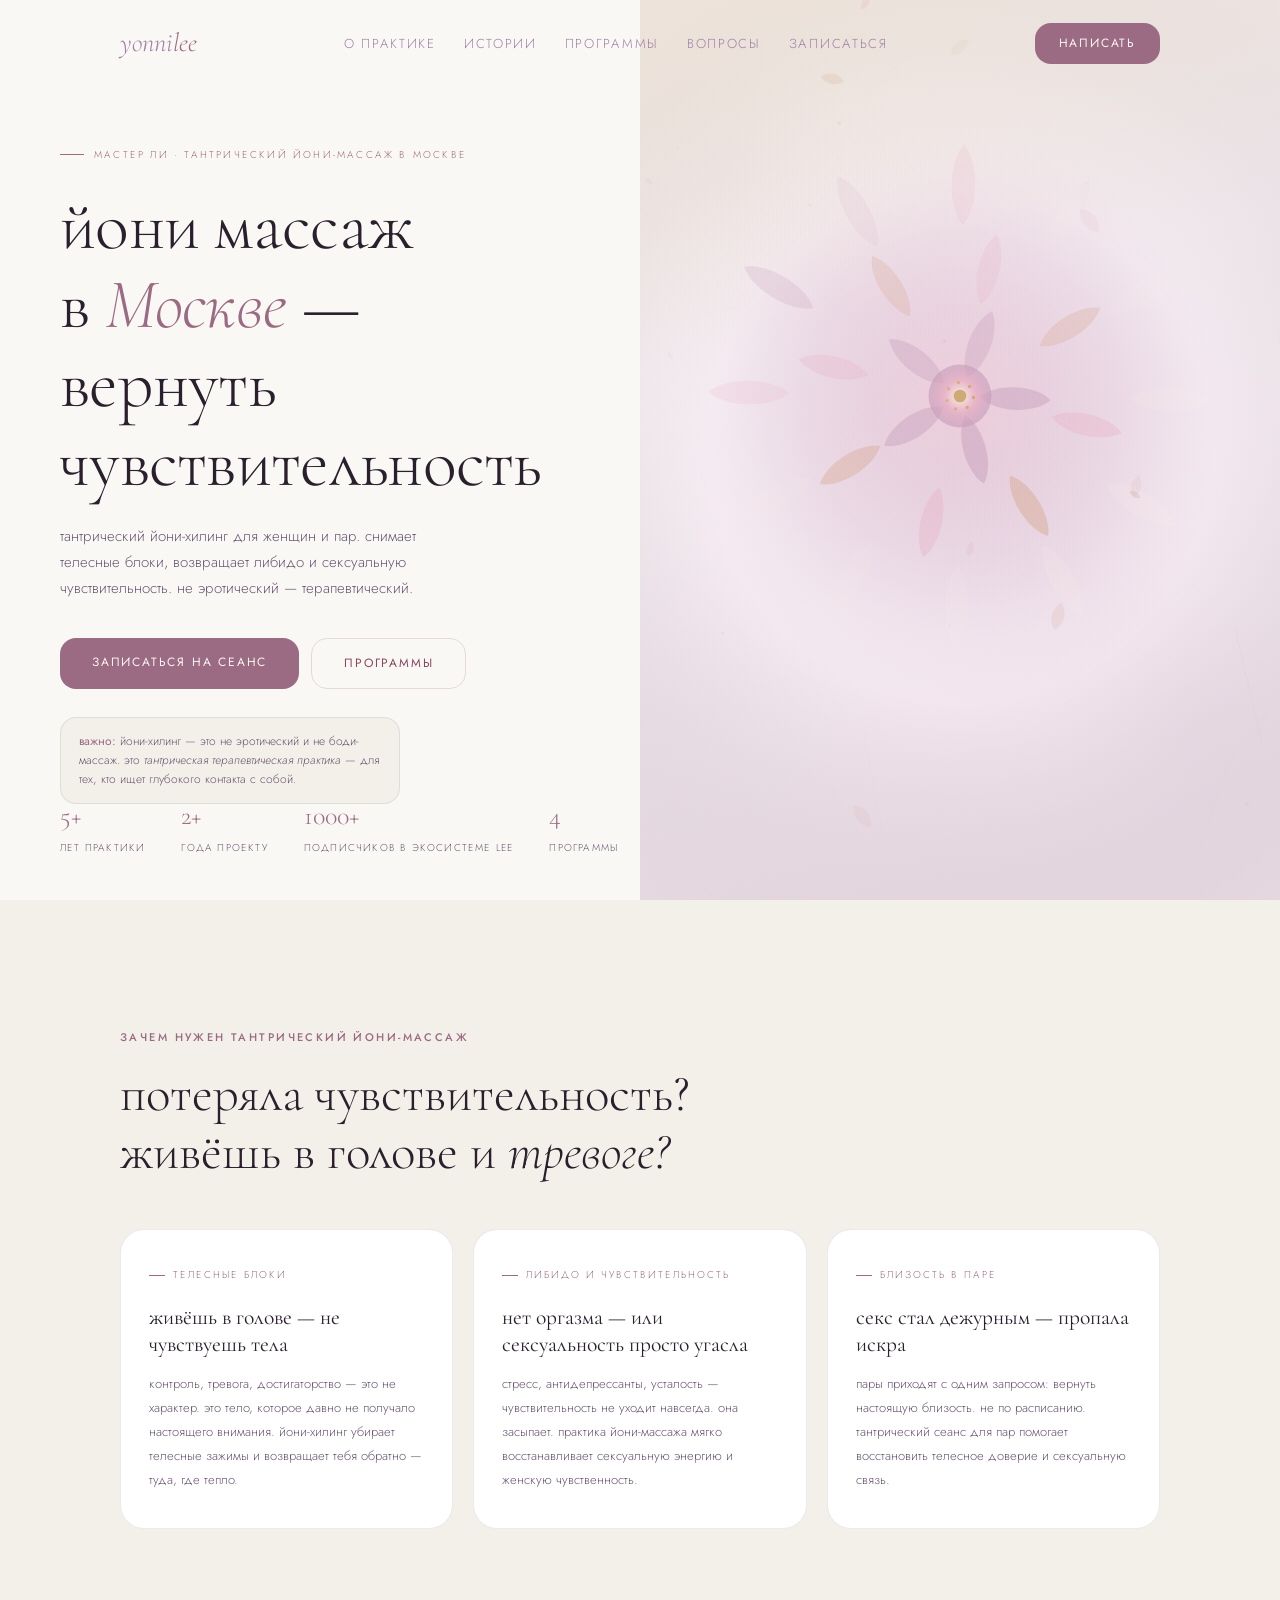
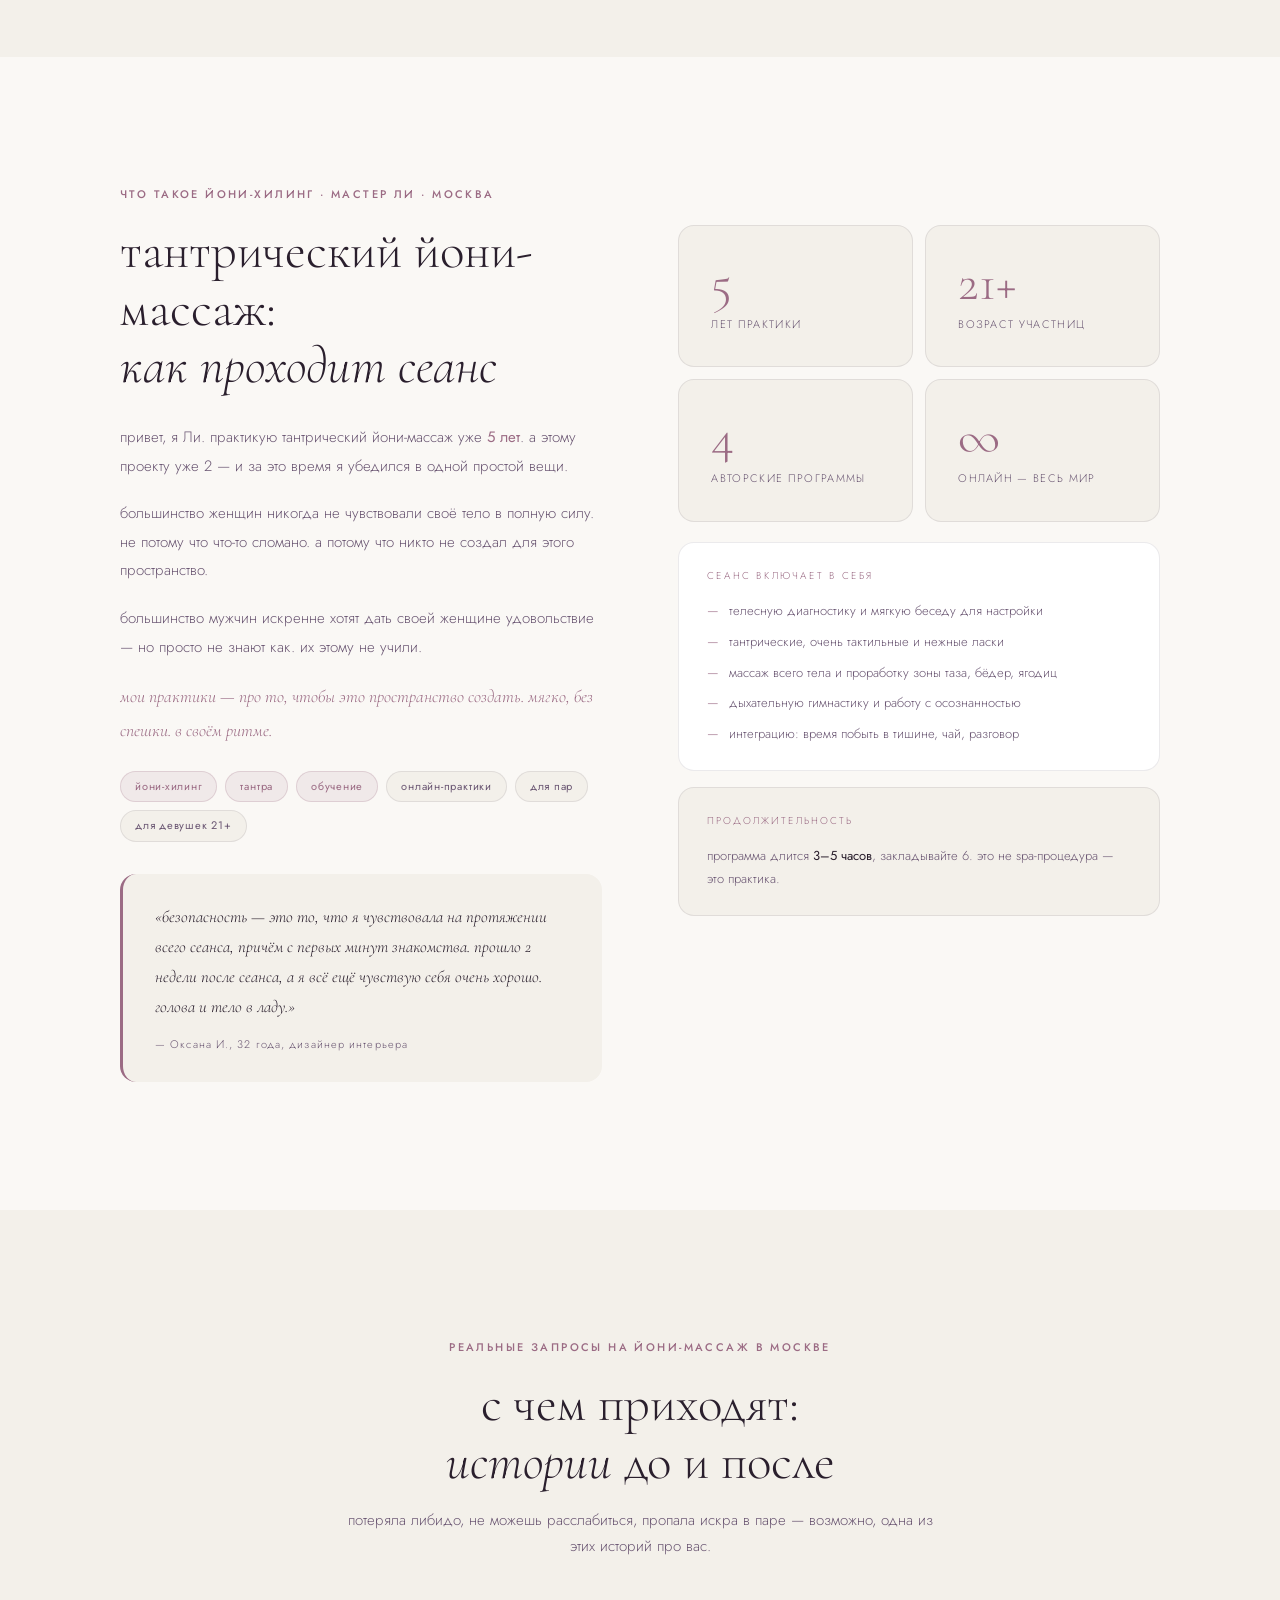
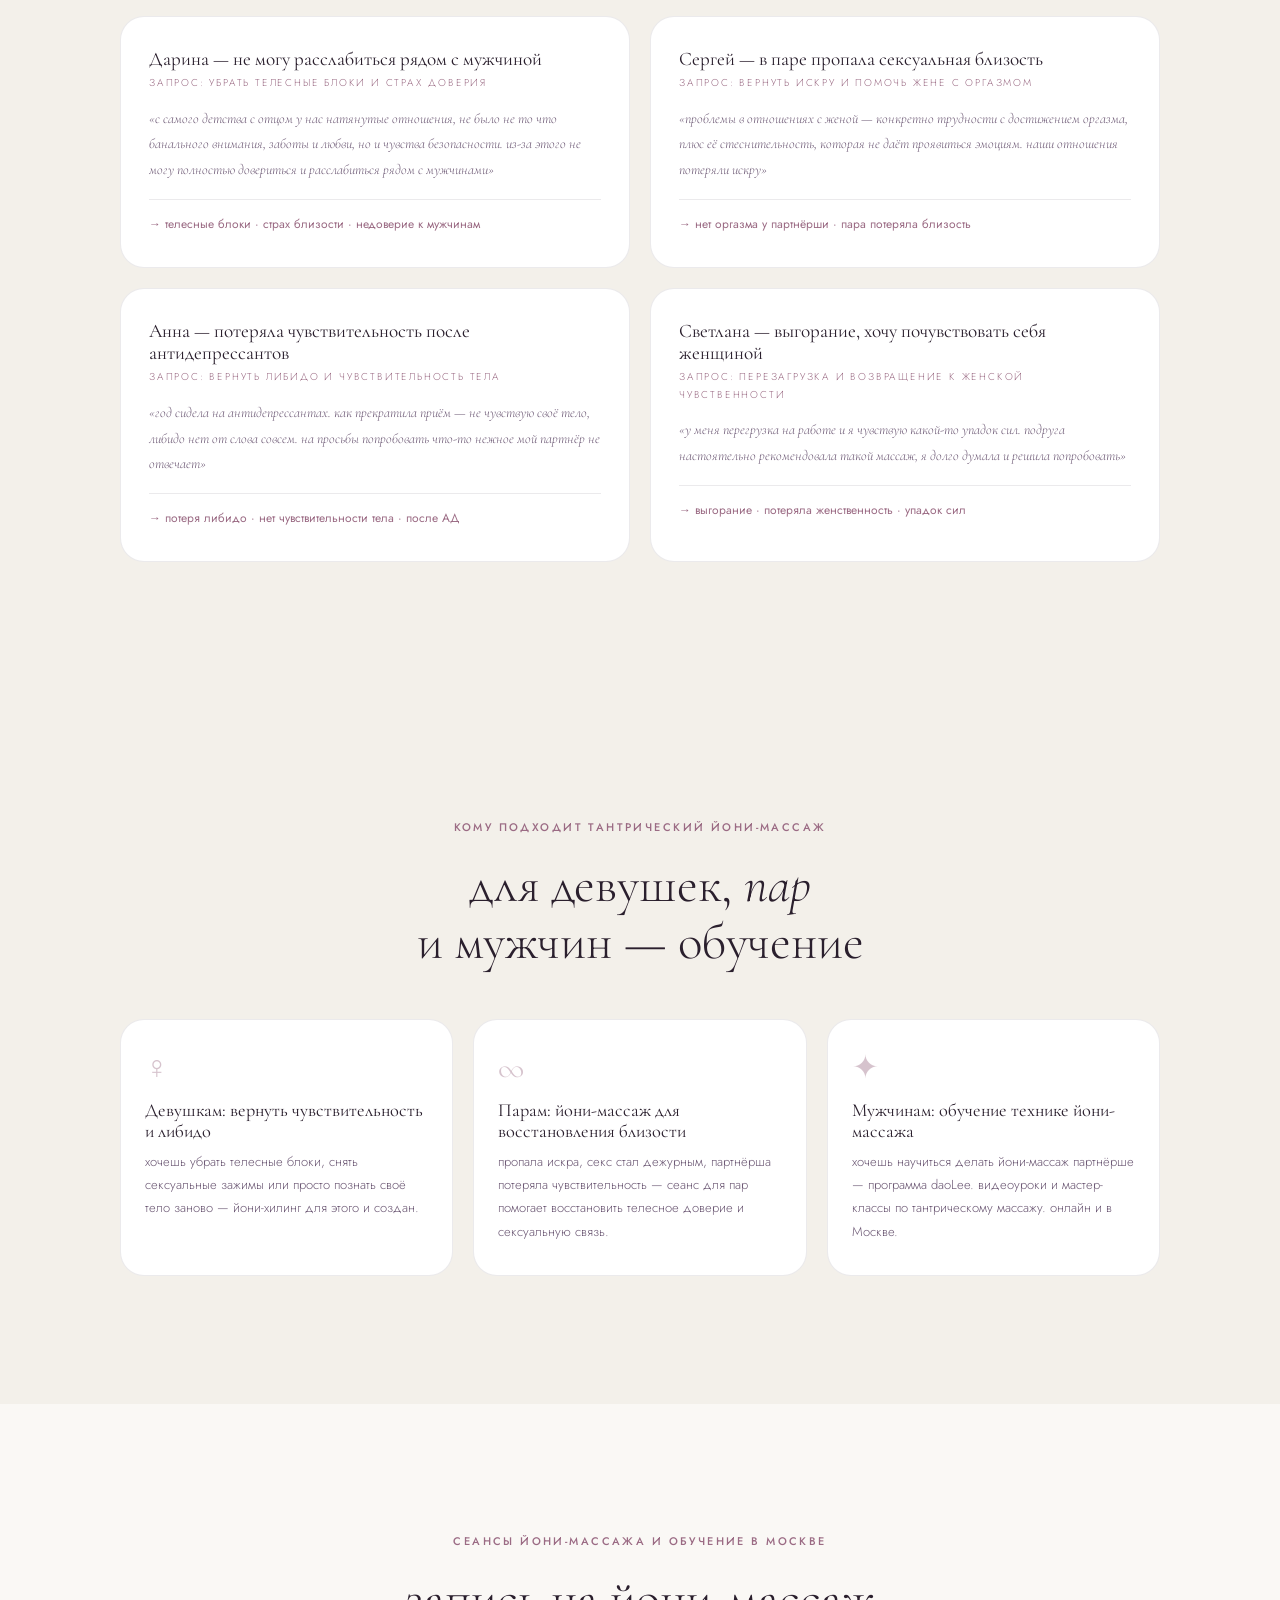
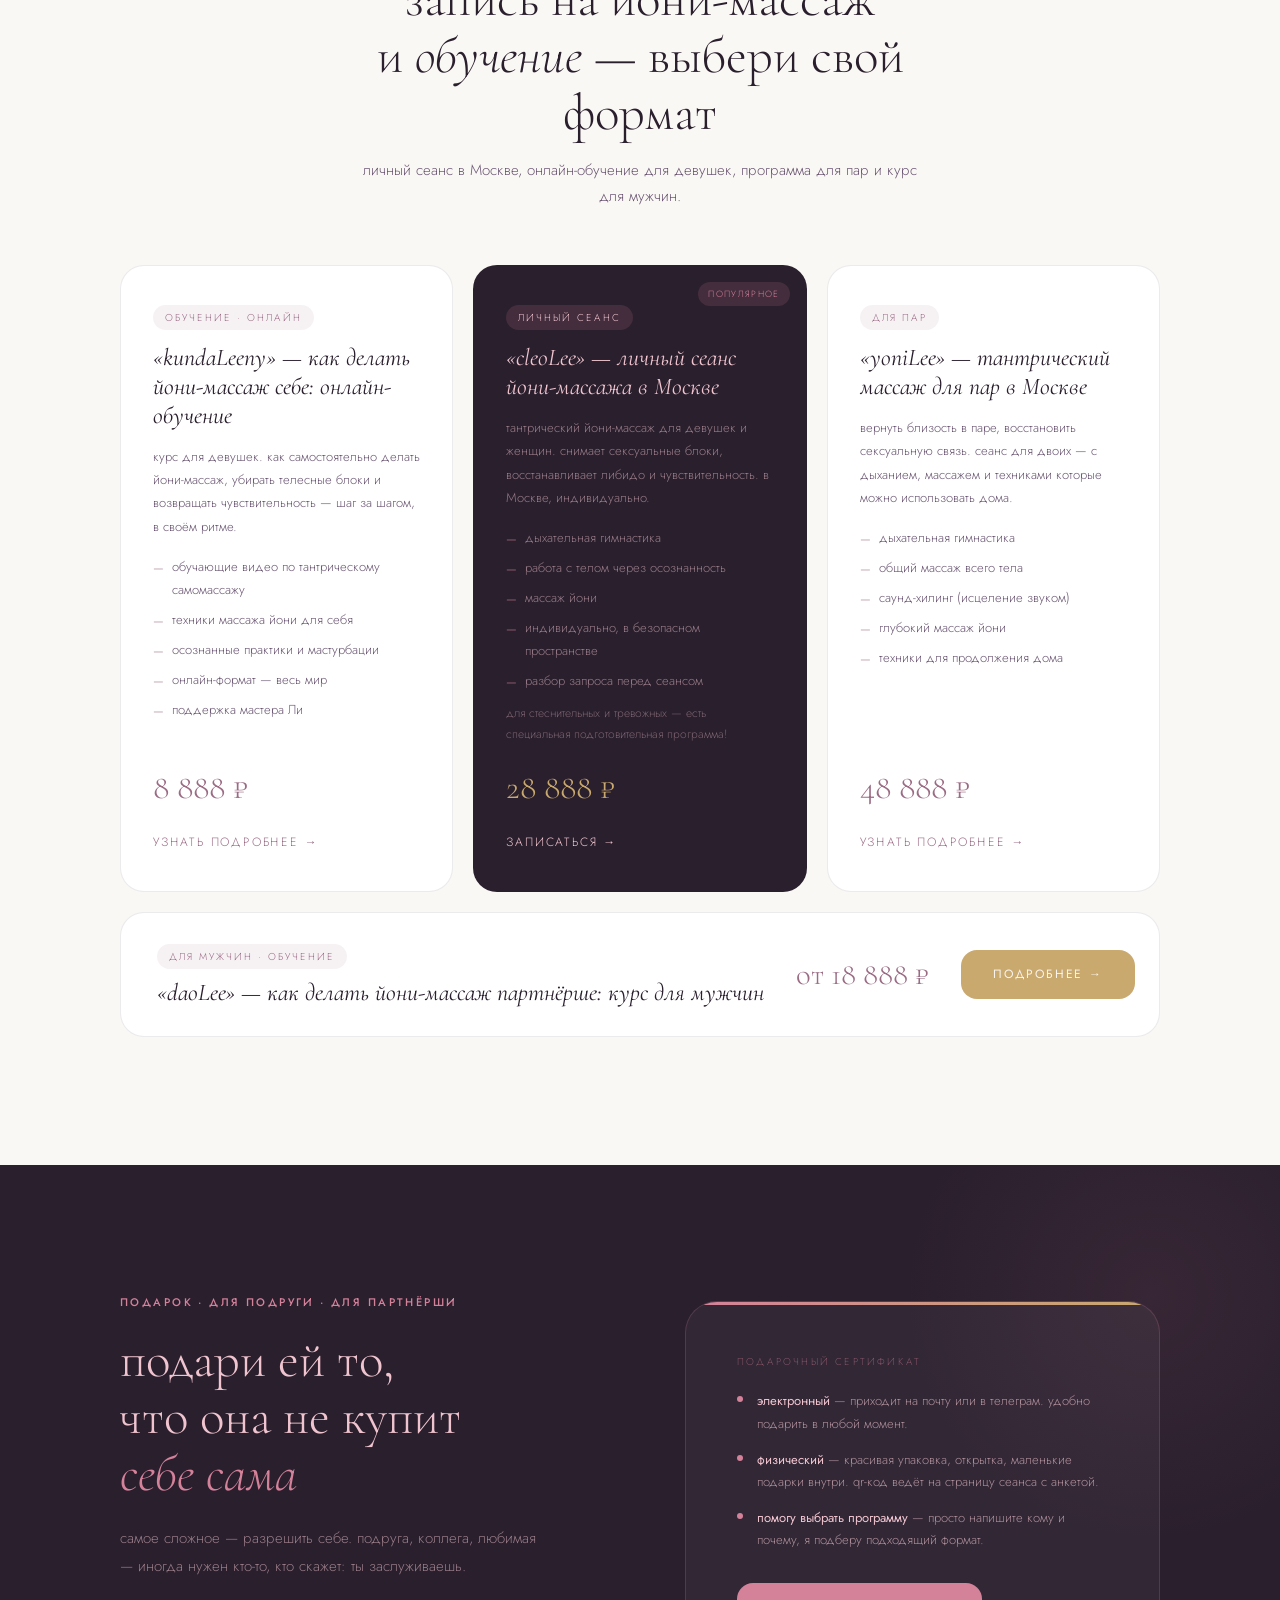
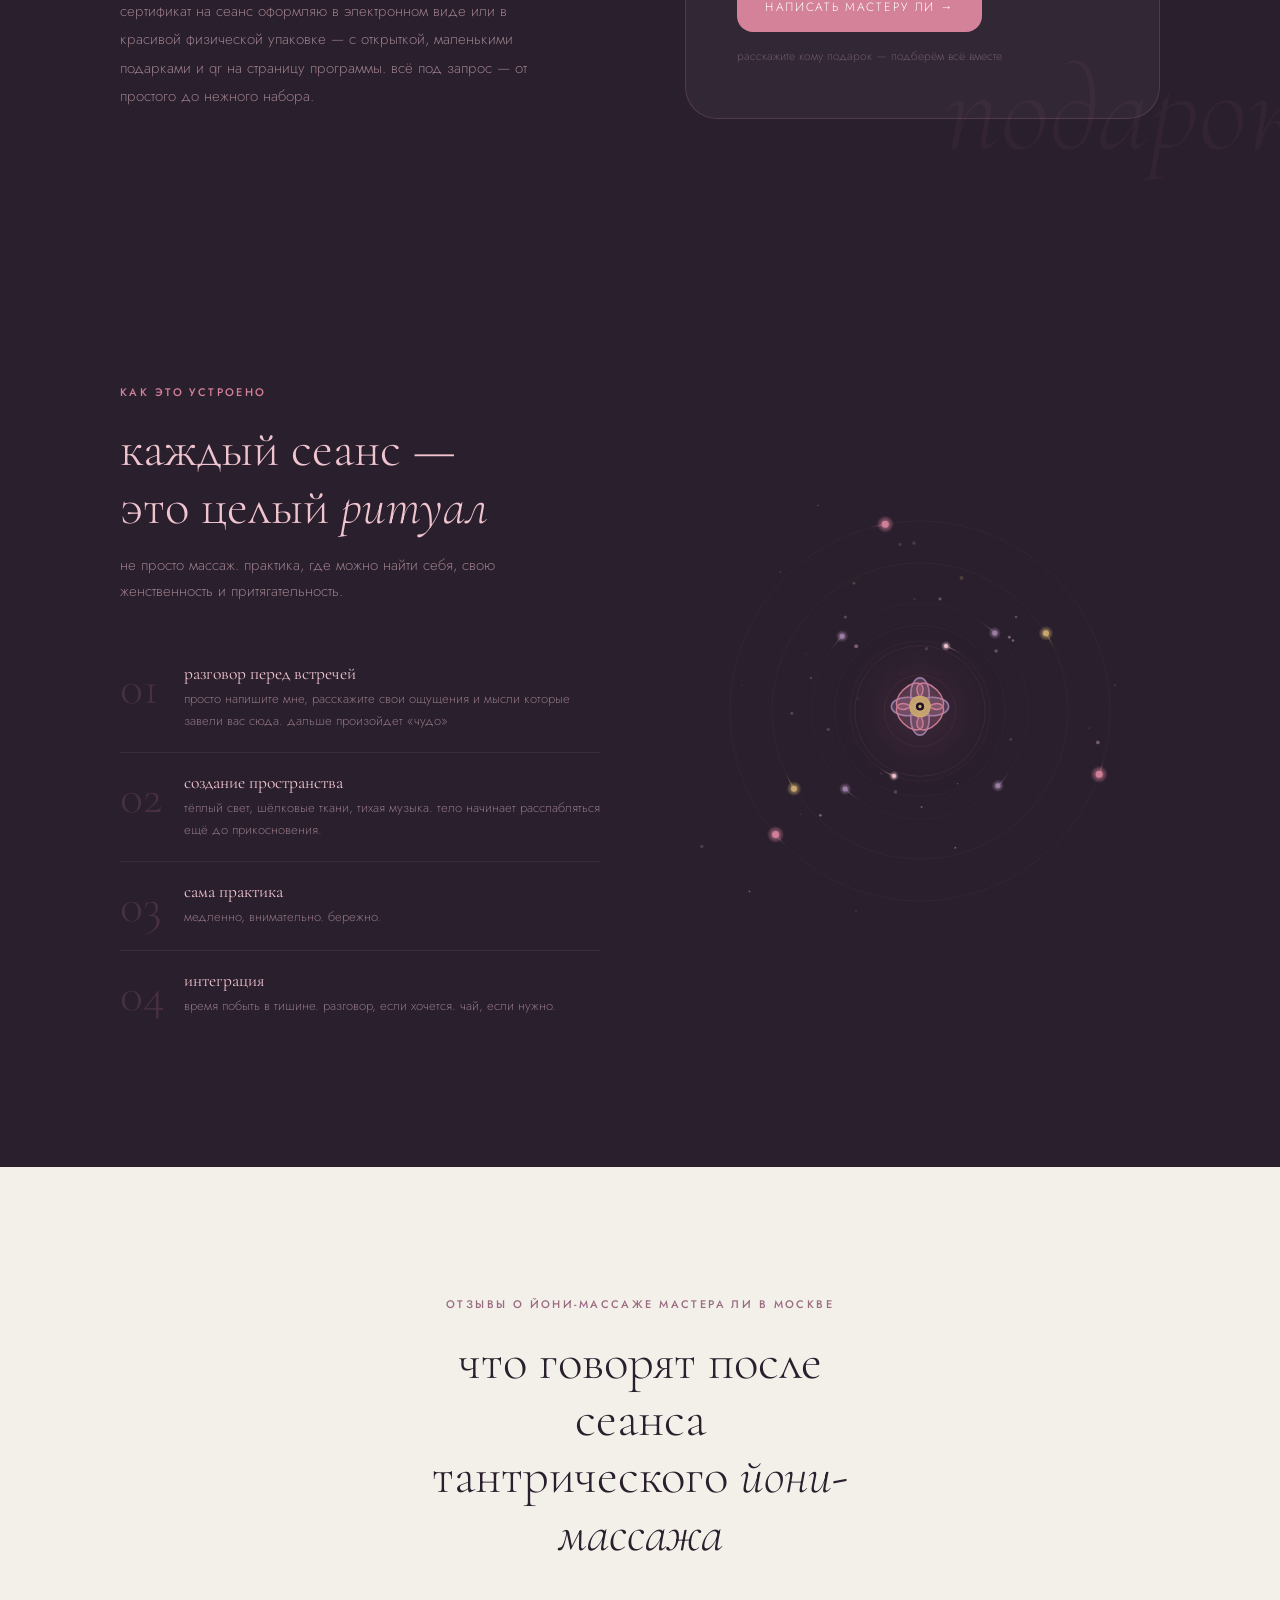
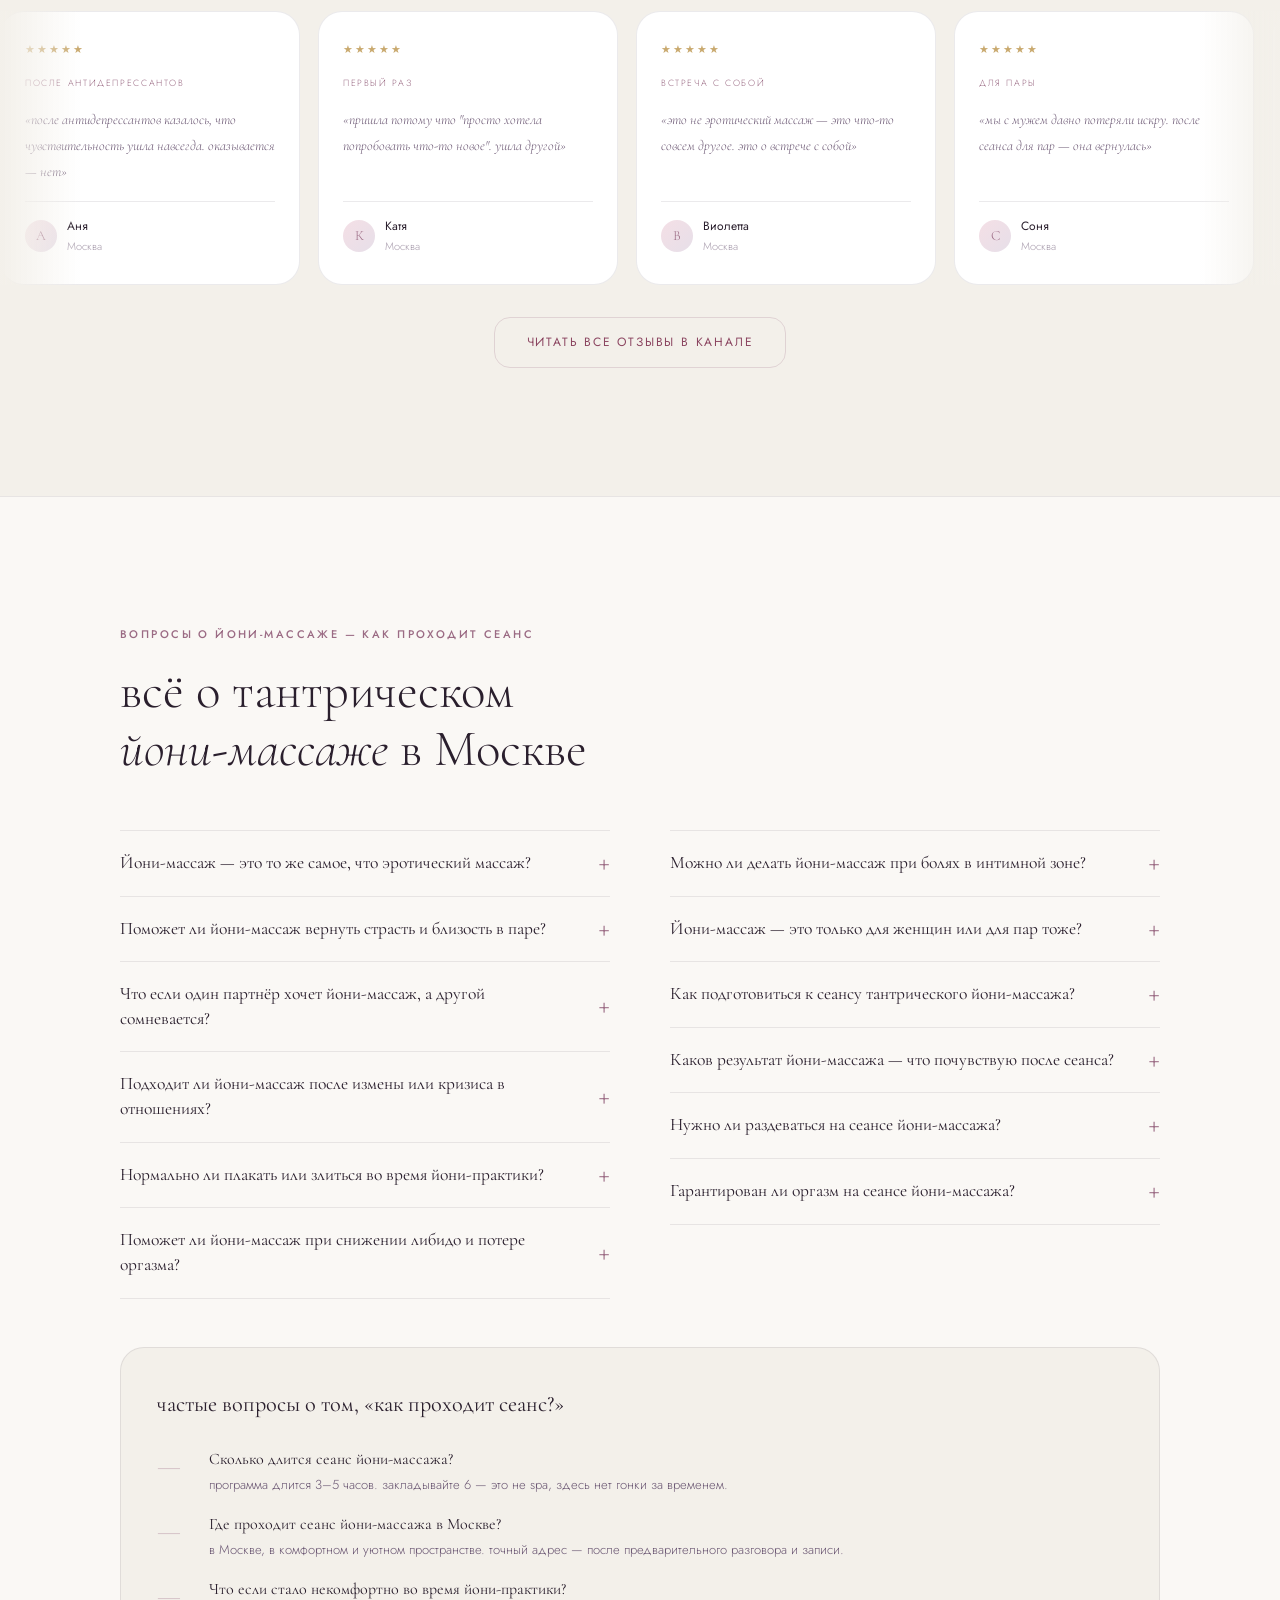
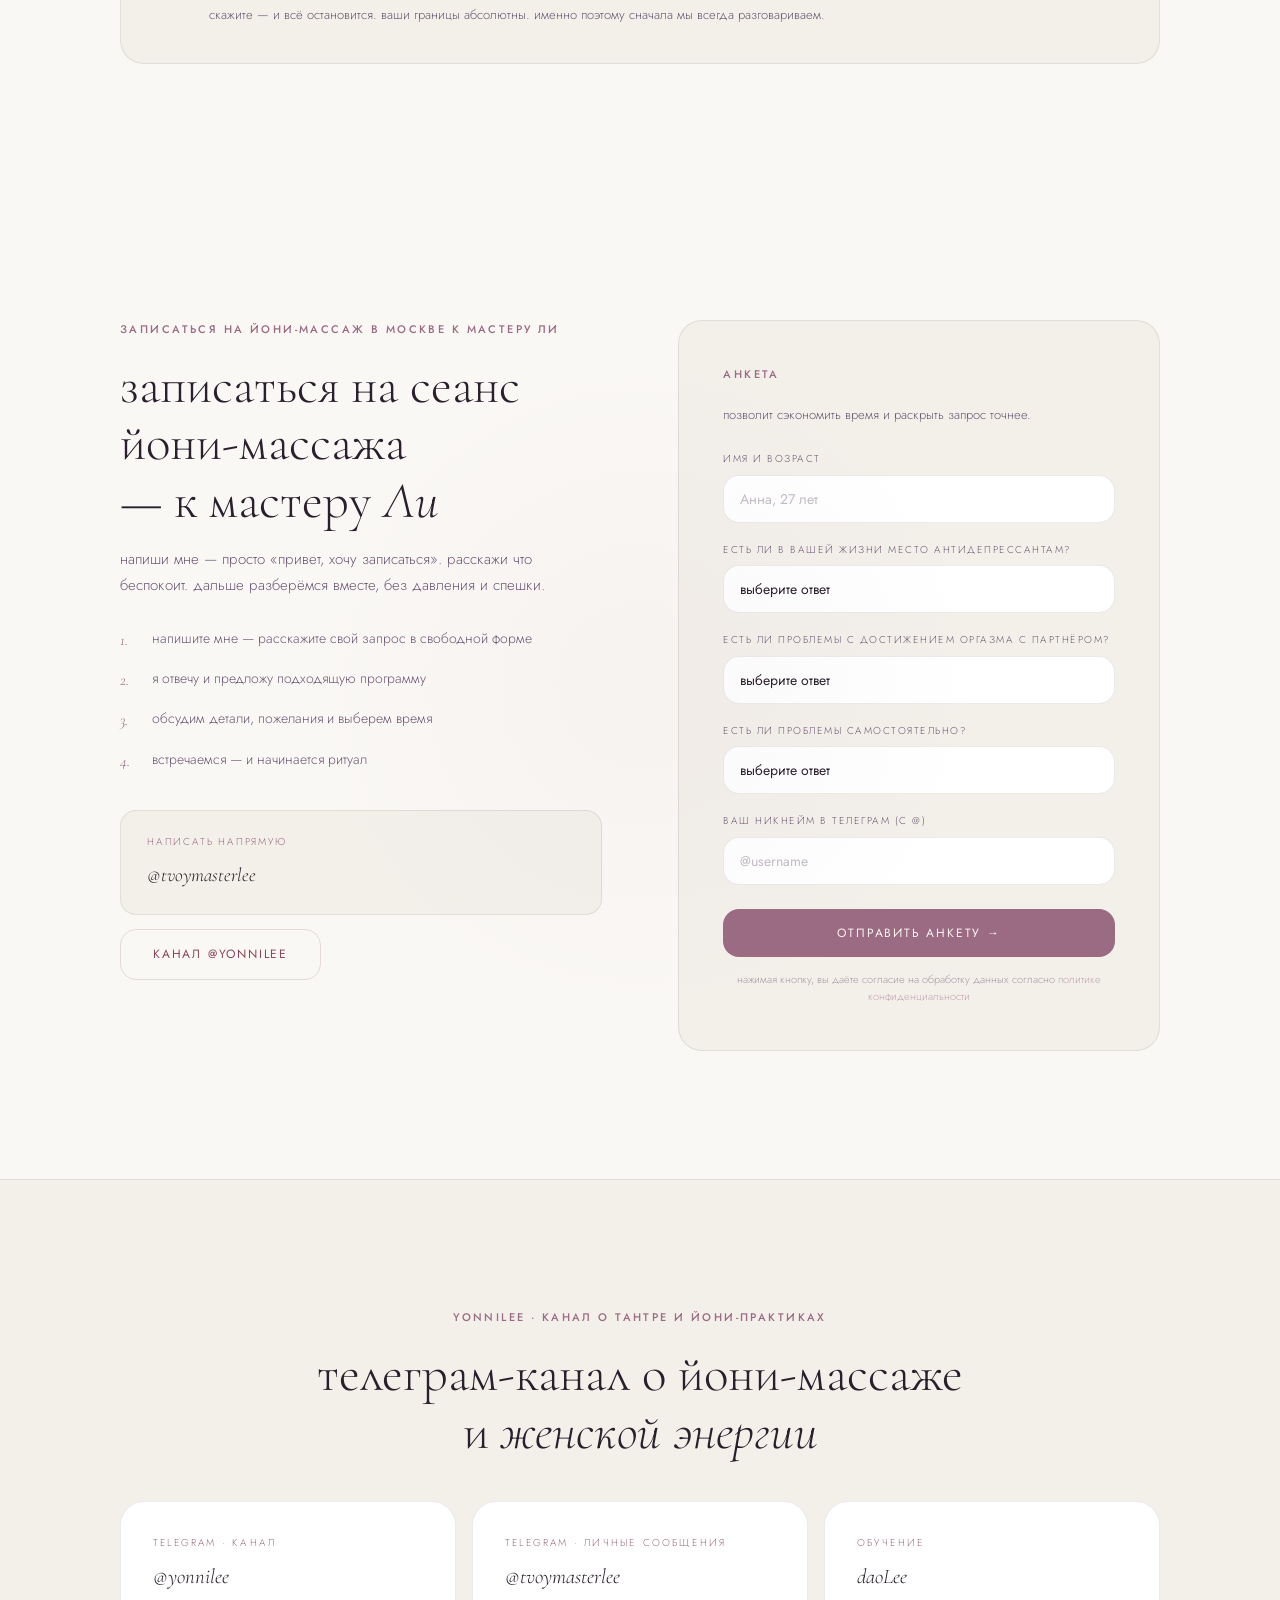
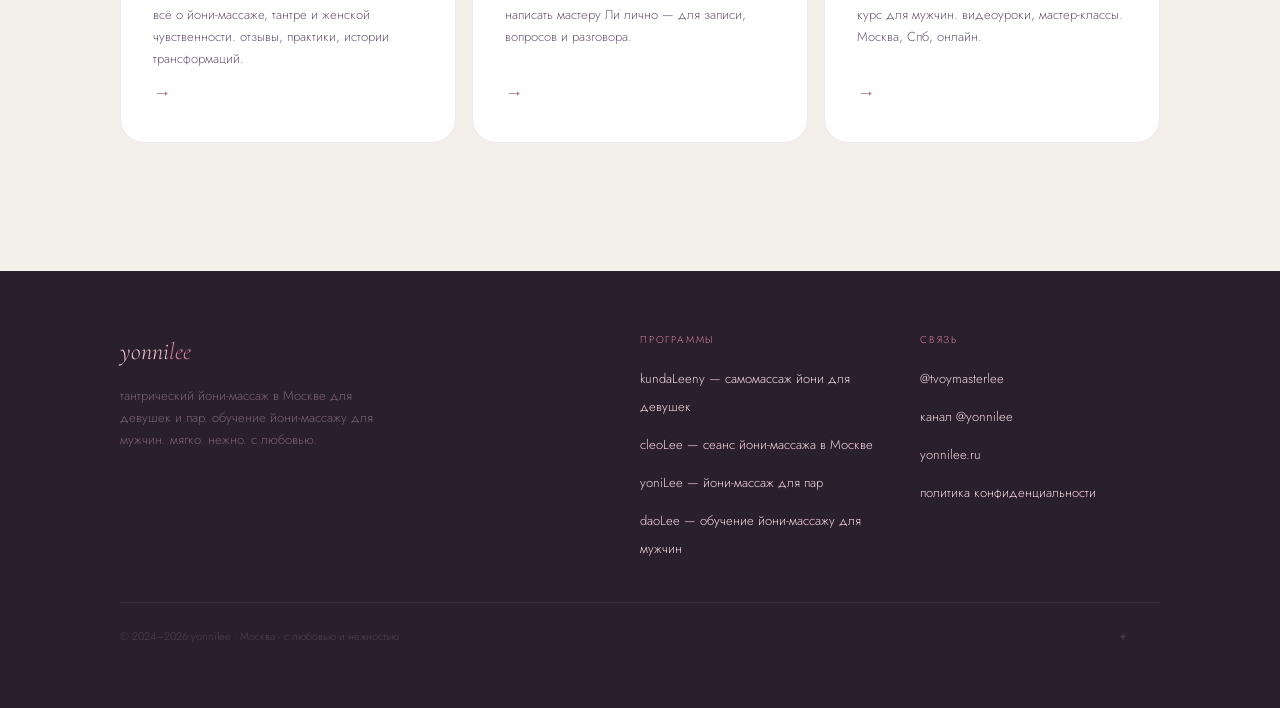
<file: index (3).html>
<!DOCTYPE html>
<html lang="ru">
<head>
  <meta charset="UTF-8">
  <meta name="viewport" content="width=device-width, initial-scale=1.0">
  <title>Йони массаж в Москве — тантрический йони-хилинг для женщин и пар | мастер Ли · yonnilee.ru</title>
  <meta name="description" content="Йони массаж в Москве — тантрический йони-хилинг для девушек и пар. Помогает вернуть чувствительность тела, убрать сексуальные блоки, восстановить либидо. Не эротический, а терапевтический. Мастер Ли — 5 лет практики. Запись: @tvoymasterlee">
  <meta name="keywords" content="йони массаж Москва, йони массаж, йони хилинг, тантрический йони массаж, иони массаж, сакральный массаж женщине, yoni massage Moscow, yoni healing, обучение йони массажу, нет оргазма что делать, потеряла чувствительность, телесные блоки женщина, массаж для пар, мастер Ли yonnilee">
  <meta property="og:title" content="Йони массаж в Москве — тантрический йони-хилинг · мастер Ли · yonnilee.ru">
  <meta property="og:description" content="Йони массаж в Москве: для девушек, женщин и пар. Восстановление чувствительности, возвращение либидо, снятие телесных блоков. Терапевтическая практика, не эротический массаж. Мастер Ли — 5 лет. Запись: @tvoymasterlee">
  <meta property="og:type" content="website">
  <meta property="og:url" content="https://yonnilee.ru">
  <meta property="og:image" content="https://static.tildacdn.com/tild3161-3964-4166-b136-306435343138/photo_2026-05-16_14-.jpg">
  <meta name="robots" content="index, follow">
  <link rel="canonical" href="https://yonnilee.ru/">
  <link rel="icon" type="image/svg+xml" href="https://static.tildacdn.com/tild3135-3438-4137-a636-373234656638/yoni.svg">
  <link rel="icon" type="image/png" sizes="32x32" href="https://static.tildacdn.com/tild6664-6439-4638-b637-343436363537/dark.png" media="(prefers-color-scheme: light)">
  <link rel="icon" type="image/png" sizes="32x32" href="https://static.tildacdn.com/tild3938-6365-4564-b966-333733613332/light.png" media="(prefers-color-scheme: dark)">
  <link rel="apple-touch-icon" href="https://static.tildacdn.com/tild3630-3630-4337-b132-346566313035/--1.png">
  <link href="https://fonts.googleapis.com/css2?family=Cormorant+Garamond:ital,wght@0,300;0,400;0,500;1,300;1,400&family=Jost:wght@200;300;400;500&display=swap" rel="stylesheet">

  <script type="application/ld+json">
  {
    "@context": "https://schema.org",
    "@graph": [
      {
        "@type": "LocalBusiness",
        "name": "yonnilee — тантрический йони-массаж",
        "description": "Тантрический йони-массаж в Москве для девушек и пар. Мастер Ли — 5 лет практики. Обучение онлайн по всему миру.",
        "url": "https://yonnilee.ru",
        "address": { "@type": "PostalAddress", "addressLocality": "Москва", "addressCountry": "RU" },
        "sameAs": ["https://t.me/yonnilee", "https://t.me/tvoymasterlee"],
        "priceRange": "₽₽₽",
        "openingHours": "Mo-Su 10:00-22:00"
      },
      {
        "@type": "FAQPage",
        "mainEntity": [
          { "@type": "Question", "name": "Йони массаж — это то же самое, что эротический массаж?", "acceptedAnswer": { "@type": "Answer", "text": "Нет. Йони-хилинг — это терапевтическая практика восстановления чувствительности и снятия телесных блоков. Цель не возбуждение, а глубокое расслабление и контакт с телом." } },
          { "@type": "Question", "name": "Как проходит сеанс йони массажа в Москве?", "acceptedAnswer": { "@type": "Answer", "text": "Сеанс занимает 3–5 часов. Включает разговор перед практикой, дыхательную гимнастику, массаж всего тела и йони, интеграцию — чай и тишину после. Без спешки." } },
          { "@type": "Question", "name": "Поможет ли йони массаж при снижении либидо и потере оргазма?", "acceptedAnswer": { "@type": "Answer", "text": "Да. Снижение либидо и потеря чувствительности часто связаны с накопленным напряжением и утратой контакта с телом. Практика помогает мягко восстановить это соединение." } },
          { "@type": "Question", "name": "Как подготовиться к первому сеансу йони массажа?", "acceptedAnswer": { "@type": "Answer", "text": "Специальной подготовки не нужно. Выспитесь, не переедайте, приходите без спешки. Перед сеансом мастер Ли обязательно поговорит с вами и ответит на все вопросы." } },
          { "@type": "Question", "name": "Можно ли записаться на йони массаж в Москве онлайн?", "acceptedAnswer": { "@type": "Answer", "text": "Да. Напишите мастеру Ли в Telegram @tvoymasterlee — расскажите о своём запросе в свободной форме, и вместе выберем программу и дату." } }
        ]
      },
      {
        "@type": "Person",
        "name": "мастер Ли",
        "jobTitle": "тантрический мастер йони-массажа",
        "url": "https://yonnilee.ru",
        "sameAs": ["https://t.me/tvoymasterlee", "https://t.me/yonnilee"]
      }
    ]
  }
  </script>

<style>
/* ── TOKENS ── */
:root {
  --bg:      #faf8f5;
  --bg2:     #f3f0ea;
  --bg3:     #edeae2;
  --card:    #ffffff;
  --accent:  #9B6B84;
  --accent2: #D4819A;
  --gold:    #C9A96E;
  --text:    #2A1F2D;
  --muted:   #6b5773;
  --border:  rgba(155,107,132,0.22);
  --border2: rgba(42,31,45,0.09);
  --serif:   'Cormorant Garamond', Georgia, serif;
  --sans:    'Jost', sans-serif;
  --radius:  16px;
  --section-pad: clamp(80px, 10vw, 130px);
}

/* ── RESET ── */
*, *::before, *::after { box-sizing: border-box; margin: 0; padding: 0; }
html { scroll-behavior: smooth; }
html, body { overflow-x: hidden; max-width: 100%; }
body { background: var(--bg); color: var(--text); font-family: var(--sans); font-weight: 300; font-size: 16px; line-height: 1.75; }
::-webkit-scrollbar { width: 4px; }
::-webkit-scrollbar-track { background: var(--bg); }
::-webkit-scrollbar-thumb { background: var(--border); border-radius: 4px; }
img { max-width: 100%; display: block; }
a { color: inherit; }

/* ── TYPOGRAPHY ── */
h1,h2,h3,h4 { font-family: var(--serif); font-weight: 300; line-height: 1.12; }
h1 { font-size: clamp(2.6rem, 5.5vw, 5rem); letter-spacing: -0.01em; }
h2 { font-size: clamp(2rem, 4vw, 3.2rem); }
h3 { font-size: clamp(1.2rem, 2vw, 1.6rem); }
p  { color: var(--muted); font-size: clamp(14px, 1.5vw, 15px); }

/* ── LAYOUT ── */
.container { max-width: 1160px; margin: 0 auto; padding: 0 clamp(20px, 5vw, 60px); }
.section   { padding: var(--section-pad) 0; position: relative; }
.section-label { font-family: var(--sans); font-size: 11px; font-weight: 500; letter-spacing: 0.22em; text-transform: uppercase; color: var(--accent); margin-bottom: 1.2rem; }
.divider { width: 40px; height: 1px; background: var(--accent); margin: 1.8rem 0; }
.divider.center { margin: 1.8rem auto; }
.text-center { text-align: center; }

/* ── SCROLL REVEAL ── */
.reveal { opacity: 0; transform: translateY(28px); transition: opacity 0.8s cubic-bezier(.16,1,.3,1), transform 0.8s cubic-bezier(.16,1,.3,1); }
.reveal.visible { opacity: 1; transform: none; }
.reveal-delay-1 { transition-delay: 0.1s; }
.reveal-delay-2 { transition-delay: 0.2s; }
.reveal-delay-3 { transition-delay: 0.3s; }
.reveal-delay-4 { transition-delay: 0.4s; }

/* ── BUTTONS ── */
.btn { display: inline-block; padding: 14px 32px; font-family: var(--sans); font-size: 12px; font-weight: 400; letter-spacing: 0.15em; text-transform: uppercase; text-decoration: none; cursor: pointer; border: none; transition: all 0.3s ease; border-radius: var(--radius); }
.btn-primary { background: var(--accent); color: #FAF4EF !important; }
.btn-primary:hover { background: #7a5268; transform: translateY(-1px); }
.btn-outline { background: transparent; color: #8B4560 !important; border: 1px solid var(--border); }
.btn-outline:hover { border-color: var(--accent); color: var(--accent) !important; }
.btn-gold { background: var(--gold); color: #FAF4EF !important; }
.btn-gold:hover { background: #b08a52; transform: translateY(-1px); }

/* ── NAV ── */
nav { position: fixed; top:0; left:0; right:0; z-index:100; padding: 20px 0; transition: background 0.4s ease, padding 0.4s ease; }
nav.scrolled { background: rgba(250,248,245,0.94); backdrop-filter: blur(14px); padding: 13px 0; border-bottom: 1px solid var(--border2); }
.nav-inner { display: flex; align-items: center; justify-content: space-between; }
.nav-logo { font-family: var(--serif); font-size: 1.65rem; font-style: italic; color: #9E7FA6 !important; text-decoration: none; }
.nav-logo span { color: var(--accent); }
.nav-links { display: flex; gap: 28px; list-style: none; }
.nav-links a { font-size: 13px; letter-spacing: 0.13em; text-transform: uppercase; color: #9E7FA6 !important; text-decoration: none; transition: color 0.3s; }
.nav-links a:hover { color: var(--accent) !important; }
.nav-cta { padding: 10px 24px; font-size: 12px; }
.burger { display: none; flex-direction: column; gap: 5px; cursor: pointer; padding: 4px; background: none; border: none; }
.burger span { display: block; width: 22px; height: 1px; background: var(--text); transition: all 0.3s; }
.mobile-menu { display: none; position: fixed; inset: 0; background: var(--bg); z-index: 99; flex-direction: column; align-items: center; justify-content: center; gap: 32px; }
.mobile-menu.open { display: flex; }
.mobile-menu a { font-family: var(--serif); font-size: 2rem; font-weight: 300; color: var(--text); text-decoration: none; transition: color 0.25s; }
.mobile-menu a:hover { color: var(--accent); }
@media(max-width:768px){ .nav-links,.nav-cta { display:none; } .burger { display:flex; } }

/* ── HERO ── */
#hero { min-height: 100vh; display: grid; grid-template-columns: 1fr 1fr; position: relative; overflow: hidden; }
.hero-left { display: flex; flex-direction: column; justify-content: center; padding: 130px 60px 80px 60px; position: relative; z-index: 2; }
.hero-eyebrow { font-size: 10px; letter-spacing: 0.22em; text-transform: uppercase; color: var(--accent); margin-bottom: 24px; display: flex; align-items: center; gap: 10px; }
.hero-eyebrow::before { content:''; display:block; width:24px; height:0.5px; background: var(--accent); }
.hero-title { color: var(--text); margin-bottom: 20px; }
.hero-title em { font-style: italic; color: var(--accent); }
.hero-sub { color: var(--muted); max-width: 380px; margin-bottom: 36px; font-size: 15px; }
.hero-actions { display: flex; gap: 12px; flex-wrap: wrap; }
.hero-notice { margin-top: 28px; font-size: 12px; color: var(--muted); opacity: 0.7; max-width: 340px; line-height: 1.6; padding: 14px 18px; border: 1px solid var(--border2); border-radius: var(--radius); background: var(--bg2); }
.hero-notice strong { color: var(--accent); font-weight: 400; }
.hero-right { position: relative; overflow: hidden; background: #f7eff4; }
.hero-canvas-wrap { position: absolute; inset: 0; }
.hero-canvas-wrap canvas { width: 100%; height: 100%; display: block; }
.hero-stats { position:absolute;bottom:44px;left:60px;display:flex;gap:36px; }
.stat-num { font-family:var(--serif);font-size:26px;font-weight:300;color:var(--accent); }
.stat-label { font-size:10px;letter-spacing:0.12em;text-transform:uppercase;color:var(--muted); }
@media(max-width:900px){
  #hero { grid-template-columns:1fr; min-height:auto; }
  .hero-left { padding:120px 28px 60px; }
  .hero-right { height:280px; }
  .hero-stats { left:28px;bottom:20px;gap:24px; }
}

/* ── WHY SECTION (переписан) ── */
#why { background: var(--bg2); }
.why-grid { display:grid; grid-template-columns:repeat(3,1fr); gap:20px; margin-top:48px; }
.why-card { background:var(--card); border:1px solid var(--border2); border-radius:calc(var(--radius)*1.5); padding:36px 28px; position:relative; transition: box-shadow 0.3s, transform 0.3s; }
.why-card:hover { box-shadow:0 8px 40px rgba(155,107,132,0.10); transform:translateY(-3px); }
.why-eyebrow { font-size:10px; letter-spacing:0.2em; text-transform:uppercase; color:var(--accent); margin-bottom:20px; display:flex; align-items:center; gap:8px; }
.why-eyebrow::before { content:''; display:block; width:16px; height:0.5px; background:var(--accent); flex-shrink:0; }
.why-title { font-family:var(--serif); font-size:1.35rem; color:var(--text); margin-bottom:14px; font-weight:400; line-height:1.25; }
.why-text { font-size:13px; color:var(--muted); line-height:1.85; }
@media(max-width:768px){ .why-grid{ grid-template-columns:1fr; } }

/* ── ABOUT (переписан) ── */
#about { background: var(--bg); }
.about-grid { display:grid; grid-template-columns:1fr 1fr; gap:clamp(40px,6vw,100px); align-items:start; }
@media(max-width:768px){ .about-grid{ grid-template-columns:1fr; } }
.about-text p { margin-bottom:1.2rem; font-size:15px; line-height:1.9; color:var(--muted); }
.about-accent { color:var(--accent)!important; font-style:italic; font-family:var(--serif); font-size:1.1rem!important; }
.about-tags { display:flex; flex-wrap:wrap; gap:8px; margin-top:24px; }
.tag { display:inline-block; padding:5px 14px; border-radius:100px; font-size:11px; font-weight:400; letter-spacing:0.07em; border:1px solid var(--border2); color:var(--muted); background:var(--bg2); }
.tag.active { background:rgba(155,107,132,0.10); border-color:var(--border); color:var(--accent); }
.about-stats { display:grid; grid-template-columns:1fr 1fr; gap:12px; margin-top:40px; }
.about-stat-card { background:var(--bg2); border:1px solid var(--border2); border-radius:var(--radius); padding:clamp(20px,3vw,32px); }
.about-stat-num { font-family:var(--serif); font-size:clamp(2.2rem,4vw,3.5rem); font-weight:300; color:var(--accent); line-height:1; margin-bottom:6px; }
.about-stat-label { font-size:11px; letter-spacing:0.12em; text-transform:uppercase; color:var(--muted); }
.about-quote { background:var(--bg2); border-left:3px solid var(--accent); border-radius:var(--radius); padding:28px 32px; margin-top:28px; }
.about-quote p { font-family:var(--serif); font-style:italic; font-size:1.05rem; color:var(--text); line-height:1.8; margin:0; }
.about-quote span { display:block; margin-top:12px; font-size:11px; letter-spacing:0.1em; color:var(--muted); }
.session-includes { margin-top:28px; padding:24px 28px; border:1px solid var(--border2); border-radius:var(--radius); background:var(--card); }
.session-includes-title { font-size:10px; letter-spacing:0.2em; text-transform:uppercase; color:var(--accent); margin-bottom:16px; }
.session-includes ul { list-style:none; display:flex; flex-direction:column; gap:8px; }
.session-includes li { font-size:13px; color:var(--muted); display:flex; align-items:flex-start; gap:10px; }
.session-includes li::before { content:'—'; color:var(--accent); flex-shrink:0; }

/* ── CASES ── */
#cases { background: var(--bg2); }
.cases-intro { max-width:600px; margin:0 auto 56px; text-align:center; }
.cases-grid { display:grid; grid-template-columns:repeat(2,1fr); gap:20px; }
.case-card { background:var(--card); border:1px solid var(--border2); border-radius:calc(var(--radius)*1.5); padding:32px 28px; transition:box-shadow 0.3s, transform 0.3s; }
.case-card:hover { box-shadow:0 6px 32px rgba(155,107,132,0.09); transform:translateY(-2px); }
.case-name { font-family:var(--serif); font-size:1.2rem; color:var(--text); font-weight:400; margin-bottom:4px; }
.case-problem { font-size:10px; letter-spacing:0.18em; text-transform:uppercase; color:var(--accent); margin-bottom:14px; }
.case-text { font-family:var(--serif); font-style:italic; font-size:14px; color:var(--muted); line-height:1.85; }
.case-result { margin-top:16px; font-size:12px; color:var(--accent); font-weight:400; padding-top:14px; border-top:1px solid var(--border2); }
@media(max-width:768px){ .cases-grid{ grid-template-columns:1fr; } }

/* ── PROGRAMS ── */
#programs { background: var(--bg); }
.programs-header { text-align:center; max-width:560px; margin:0 auto 56px; }
.programs-grid { display:grid; grid-template-columns:repeat(3,1fr); gap:20px; }
.program-card { background:var(--card); border:1px solid var(--border2); border-radius:calc(var(--radius)*1.5); padding:clamp(28px,3vw,40px) clamp(22px,2.5vw,32px); display:flex; flex-direction:column; gap:14px; transition:box-shadow 0.3s, transform 0.3s; position:relative; overflow:hidden; }
.program-card::before { content:''; position:absolute; top:0; left:0; right:0; height:3px; background:var(--accent); transform:scaleX(0); transform-origin:left; transition:transform 0.4s ease; border-radius:calc(var(--radius)*1.5) calc(var(--radius)*1.5) 0 0; }
.program-card:hover { box-shadow:0 8px 40px rgba(155,107,132,0.12); transform:translateY(-3px); }
.program-card:hover::before { transform:scaleX(1); }
.program-card.featured { background:var(--text); border-color:transparent; }
.program-card.featured .program-name, .program-card.featured h3 { color:#F0C4CF; }
.program-card.featured .program-price { color:var(--gold); }
.program-card.featured .program-desc, .program-card.featured .program-list li { color:rgba(240,196,207,0.55); }
.program-card.featured .program-list li::before { color:var(--accent2); }
.program-card.featured .section-label { color:rgba(212,129,154,0.7); }
.program-tag { font-size:10px; letter-spacing:0.2em; text-transform:uppercase; color:var(--accent); background:rgba(155,107,132,0.09); border-radius:100px; display:inline-block; padding:4px 12px; align-self:flex-start; }
.program-name { font-family:var(--serif); font-size:clamp(1.2rem,2vw,1.5rem); font-weight:400; color:var(--text); font-style:italic; line-height:1.2; }
.program-price { font-family:var(--serif); font-size:clamp(1.6rem,2.8vw,2.1rem); font-weight:300; color:var(--accent); }
.program-desc { font-size:13px; line-height:1.8; color:var(--muted); }
.program-list { list-style:none; display:flex; flex-direction:column; gap:7px; margin-top:4px; flex:1; }
.program-list li { font-size:13px; color:var(--muted); display:flex; align-items:flex-start; gap:8px; }
.program-list li::before { content:'—'; color:var(--accent); flex-shrink:0; font-size:12px; margin-top:2px; }
.program-link { font-size:12px; letter-spacing:0.15em; text-transform:uppercase; color:var(--accent); text-decoration:none; display:inline-flex; align-items:center; gap:6px; margin-top:auto; transition:gap 0.3s; }
.program-link::after { content:'→'; }
.program-link:hover { gap:12px; }
.program-link-white { color:#F0C4CF; }
.program-link-white:hover { color:#fff; }
.program-badge { position:absolute; top:16px; right:16px; font-size:9px; letter-spacing:0.15em; text-transform:uppercase; background:rgba(212,129,154,0.15); color:var(--accent2); border-radius:100px; padding:4px 10px; }
.program-wide {
  grid-column: 1/-1;
  display: flex !important;
  flex-direction: row !important;
  align-items: center;
  gap: 32px;
  padding: 28px 36px !important;
}
.program-wide .program-list { flex-direction: row; flex-wrap: wrap; gap: 8px 20px; margin-top: 8px; }
.program-wide .program-price { white-space: nowrap; font-size: clamp(1.4rem,2.4vw,2rem); }
.program-wide > div:first-child { flex-shrink: 0; min-width: 180px; }
.program-wide > div:nth-child(2) { flex: 1; }
.program-wide > div:last-child { flex-shrink: 0; text-align: right; }
@media(max-width:900px){
  .programs-grid { grid-template-columns: 1fr; }
  .program-wide { flex-direction: column !important; align-items: flex-start; padding: 28px 24px !important; }
  .program-wide > div:last-child { text-align: left; width: 100%; }
  .program-wide .program-list { flex-direction: column; }
}

/* ── CERTIFICATE (новый блок) ── */
#certificate { background: var(--text); overflow: hidden; position: relative; }
#certificate::before {
  content: '';
  position: absolute;
  top: -120px; right: -120px;
  width: 500px; height: 500px;
  background: radial-gradient(circle, rgba(212,129,154,0.08) 0%, transparent 70%);
  pointer-events: none;
}
#certificate::after {
  content: 'подарок';
  position: absolute;
  bottom: 40px; right: -20px;
  font-family: var(--serif);
  font-size: 120px;
  font-weight: 300;
  font-style: italic;
  color: rgba(212,129,154,0.05);
  white-space: nowrap;
  pointer-events: none;
  user-select: none;
}
.cert-inner { display: grid; grid-template-columns: 1fr 1fr; gap: clamp(48px, 7vw, 100px); align-items: center; }
@media(max-width:768px){ .cert-inner { grid-template-columns: 1fr; } }
.cert-label { color: var(--accent2) !important; }
.cert-title { color: #F0C4CF; margin-top: 8px; }
.cert-title em { font-style: italic; color: var(--accent2); }
.cert-text { color: rgba(240,196,207,0.55); font-size: 15px; line-height: 1.9; margin-top: 20px; max-width: 420px; }
.cert-text p { color: rgba(240,196,207,0.55); margin-bottom: 1rem; }
.cert-card {
  background: rgba(255,255,255,0.04);
  border: 0.5px solid rgba(212,129,154,0.2);
  border-radius: calc(var(--radius)*2);
  padding: clamp(32px,4vw,52px);
  position: relative;
  overflow: hidden;
}
.cert-card::before {
  content: '';
  position: absolute;
  top: 0; left: 0; right: 0;
  height: 3px;
  background: linear-gradient(90deg, var(--accent2), var(--gold));
  border-radius: calc(var(--radius)*2) calc(var(--radius)*2) 0 0;
}
.cert-card-label { font-size: 10px; letter-spacing: 0.22em; text-transform: uppercase; color: rgba(212,129,154,0.5); margin-bottom: 20px; }
.cert-formats { display: flex; flex-direction: column; gap: 14px; margin-bottom: 32px; }
.cert-format { display: flex; align-items: flex-start; gap: 14px; }
.cert-format-dot { width: 6px; height: 6px; border-radius: 50%; background: var(--accent2); flex-shrink: 0; margin-top: 6px; }
.cert-format-text { font-size: 13px; color: rgba(240,196,207,0.65); line-height: 1.7; }
.cert-format-text strong { color: #F0C4CF; font-weight: 400; }
.cert-cta { display: inline-flex; align-items: center; gap: 10px; background: var(--accent2); color: #fff !important; text-decoration: none; padding: 14px 28px; border-radius: var(--radius); font-family: var(--sans); font-size: 12px; letter-spacing: 0.14em; text-transform: uppercase; transition: all 0.3s; }
.cert-cta:hover { background: #c0687e; transform: translateY(-2px); }
.cert-sub { display: block; margin-top: 14px; font-size: 12px; color: rgba(240,196,207,0.3); }

/* ── RITUAL ── */
#ritual { background: var(--text); }
.ritual-content { display:grid; grid-template-columns:1fr 1fr; gap:80px; align-items:center; }
@media(max-width:768px){ .ritual-content{ grid-template-columns:1fr; gap:48px; } }
.ritual-label { color:var(--accent2)!important; }
.ritual-title { color:#F0C4CF; }
.ritual-sub { color:rgba(240,196,207,0.55); max-width:400px; }
.ritual-steps { display:flex; flex-direction:column; gap:0; margin-top:40px; }
.ritual-step { display:flex; gap:20px; padding:20px 0; border-bottom:0.5px solid rgba(255,255,255,0.06); transition:all 0.3s; }
.ritual-step:last-child { border-bottom:none; }
.ritual-step-num { font-family:var(--serif); font-size:3rem; font-weight:300; color:rgba(212,129,154,0.18); line-height:1; flex-shrink:0; width:44px; transition:color 0.3s; }
.ritual-step:hover .ritual-step-num { color:var(--accent2); }
.ritual-step-title { font-family:var(--serif); font-size:1.1rem; color:#F0C4CF; margin-bottom:4px; font-weight:400; }
.ritual-step-text { font-size:13px; color:rgba(240,196,207,0.5); line-height:1.7; }
.ritual-visual { height:420px; display:flex; align-items:center; justify-content:center; position:relative; }

/* ── REVIEWS ── */
#reviews { background: var(--bg2); }
.reviews-marquee-wrap { overflow:hidden; position:relative; max-width:100vw; }
.reviews-marquee-wrap::before,.reviews-marquee-wrap::after { content:''; position:absolute; top:0;bottom:0; width:80px; z-index:2; pointer-events:none; }
.reviews-marquee-wrap::before { left:0; background:linear-gradient(to right,var(--bg2),transparent); }
.reviews-marquee-wrap::after  { right:0; background:linear-gradient(to left,var(--bg2),transparent); }
.reviews-track { display:flex; gap:18px; animation:marquee 32s linear infinite; width:max-content; will-change:transform; }
.reviews-track:hover { animation-play-state:paused; }
.review-card { width:300px; flex-shrink:0; background:var(--card); border:1px solid var(--border2); border-radius:calc(var(--radius)*1.5); padding:28px 24px; display:flex; flex-direction:column; gap:16px; transition:transform 0.4s,box-shadow 0.4s; }
.review-card:hover { transform:translateY(-4px); box-shadow:0 6px 32px rgba(155,107,132,0.10); }
.review-stars { color:var(--gold); font-size:11px; letter-spacing:2px; }
.review-problem { font-size:9px; letter-spacing:0.18em; text-transform:uppercase; color:var(--accent); }
.review-text { font-family:var(--serif); font-style:italic; font-size:14px; color:var(--muted); line-height:1.85; flex:1; }
.review-meta { border-top:1px solid var(--border2); padding-top:14px; display:flex; align-items:center; gap:10px; }
.review-avatar { width:32px;height:32px; border-radius:50%; background:linear-gradient(135deg,rgba(212,129,154,0.25),rgba(158,127,166,0.25)); display:flex; align-items:center; justify-content:center; font-family:var(--serif); font-size:14px; color:var(--accent); flex-shrink:0; }
.review-name { font-size:12px; font-weight:400; color:var(--text); }
.review-city { font-size:11px; color:var(--muted); opacity:0.6; }

/* ── FAQ ── */
#faq { background: var(--bg); border-top:1px solid var(--border2); }
.faq-grid { display:grid; grid-template-columns:1fr 1fr; gap:0 60px; }
@media(max-width:768px){ .faq-grid{ grid-template-columns:1fr; } }
.faq-list { display:flex; flex-direction:column; border-top:1px solid var(--border2); }
.faq-item { border-bottom:1px solid var(--border2); }
.faq-question { width:100%; background:none; border:none; padding:20px 0; display:flex; justify-content:space-between; align-items:center; cursor:pointer; gap:20px; text-align:left; }
.faq-q-text { font-family:var(--serif); font-size:clamp(1rem,1.6vw,1.1rem); color:var(--text); font-weight:400; line-height:1.4; }
.faq-icon { color:var(--accent); font-size:1.3rem; flex-shrink:0; transition:transform 0.3s; font-weight:300; font-family:var(--sans); line-height:1; }
.faq-item.open .faq-icon { transform:rotate(45deg); }
.faq-answer { overflow:hidden; max-height:0; transition:max-height 0.4s cubic-bezier(.16,1,.3,1); }
.faq-item.open .faq-answer { max-height:400px; }
.faq-answer-inner { padding:0 0 20px; font-size:13px; color:var(--muted); line-height:1.85; max-width:460px; }
.faq-process { margin-top:48px; padding:36px; background:var(--bg2); border:1px solid var(--border2); border-radius:calc(var(--radius)*1.5); }
.faq-process-title { font-family:var(--serif); font-size:1.4rem; color:var(--text); margin-bottom:28px; font-weight:400; }
.faq-process-list { list-style:none; display:flex; flex-direction:column; gap:20px; }
.faq-process-list li { display:flex; gap:20px; align-items:flex-start; }
.faq-process-q { font-family:var(--serif); font-size:1rem; color:var(--text); font-weight:400; margin-bottom:4px; }
.faq-process-a { font-size:13px; color:var(--muted); line-height:1.8; }
.faq-process-num { font-family:var(--serif); font-size:1.8rem; color:var(--accent); opacity:0.3; line-height:1; flex-shrink:0; width:32px; }

/* ── FOR WHOM ── */
#forwhom { background: var(--bg2); }
.forwhom-grid { display:grid; grid-template-columns:repeat(3,1fr); gap:20px; margin-top:48px; }
.forwhom-card { background:var(--card); border:1px solid var(--border2); border-radius:calc(var(--radius)*1.5); padding:32px 24px; transition:box-shadow 0.3s,transform 0.3s; }
.forwhom-card:hover { box-shadow:0 6px 28px rgba(155,107,132,0.09); transform:translateY(-3px); }
.forwhom-icon { font-family:var(--serif); font-size:2rem; color:var(--accent); opacity:0.4; margin-bottom:16px; line-height:1; }
.forwhom-title { font-family:var(--serif); font-size:1.15rem; color:var(--text); font-weight:400; margin-bottom:8px; }
.forwhom-text { font-size:13px; color:var(--muted); line-height:1.8; }
@media(max-width:768px){ .forwhom-grid{ grid-template-columns:1fr; } }

/* ── CONTACT ── */
#contact { background: var(--bg); position:relative; overflow:hidden; }
#contact::before { content:''; position:absolute; top:50%; left:50%; transform:translate(-50%,-50%); width:700px; height:700px; background:radial-gradient(circle,rgba(155,107,132,0.04) 0%,transparent 70%); pointer-events:none; }
.contact-inner { display:grid; grid-template-columns:1fr 1fr; gap:clamp(40px,6vw,90px); align-items:start; }
@media(max-width:768px){ .contact-inner{ grid-template-columns:1fr; } }
.contact-perks { list-style:none; display:flex; flex-direction:column; gap:14px; margin-top:28px; }
.contact-perks li { display:flex; align-items:flex-start; gap:14px; font-size:14px; color:var(--muted); line-height:1.65; }
.perk-num { font-family:var(--serif); font-size:1rem; color:var(--accent); flex-shrink:0; width:18px; font-style:italic; }
.contact-direct { margin-top:36px; padding:22px 26px; border:1px solid var(--border2); border-radius:var(--radius); background:var(--bg2); }
.contact-direct-label { font-size:10px; letter-spacing:0.18em; text-transform:uppercase; color:var(--accent); margin-bottom:8px; }
.contact-direct-link { font-family:var(--serif); font-size:1.2rem; font-style:italic; color:var(--text); text-decoration:none; transition:color 0.25s; }
.contact-direct-link:hover { color:var(--accent); }
.contact-form-wrap { background:var(--bg2); border:1px solid var(--border2); border-radius:calc(var(--radius)*1.5); padding:clamp(28px,4vw,44px); }
.form-group { display:flex; flex-direction:column; gap:7px; margin-bottom:18px; }
.form-label { font-size:10px; letter-spacing:0.15em; text-transform:uppercase; color:var(--muted); }
.form-input { background:var(--card); border:1px solid var(--border2); color:var(--text); font-family:var(--sans); font-size:14px; padding:13px 16px; outline:none; transition:border-color 0.3s,box-shadow 0.3s; border-radius:var(--radius); width:100%; appearance:none; }
.form-input:focus { border-color:var(--accent); box-shadow:0 0 0 3px rgba(155,107,132,0.08); }
.form-input::placeholder { color:var(--muted); opacity:0.4; }
select.form-input { cursor:pointer; }
.form-submit { width:100%; margin-top:6px; font-size:12px; padding:15px; }
.form-note { margin-top:14px; font-size:11px; color:var(--muted); opacity:0.55; text-align:center; line-height:1.6; }

/* ── SOCIALS ── */
#socials { background:var(--bg2); border-top:1px solid var(--border2); }
.socials-grid { display:grid; grid-template-columns:repeat(auto-fit,minmax(220px,1fr)); gap:16px; }
.social-card { background:var(--card); border:1px solid var(--border2); border-radius:calc(var(--radius)*1.5); padding:clamp(22px,3vw,32px); display:flex; flex-direction:column; gap:8px; text-decoration:none; transition:box-shadow 0.3s,border-color 0.3s,transform 0.3s; }
.social-card:hover { box-shadow:0 6px 28px rgba(155,107,132,0.10); border-color:var(--border); transform:translateY(-2px); }
.social-platform { font-size:10px; letter-spacing:0.22em; text-transform:uppercase; color:var(--accent); }
.social-handle { font-family:var(--serif); font-size:1.3rem; font-style:italic; color:var(--text); }
.social-desc { font-size:13px; color:var(--muted); line-height:1.7; }
.social-arrow { color:var(--accent); margin-top:auto; font-size:18px; }

/* ── FOOTER ── */
footer { background:var(--text); padding:clamp(40px,5vw,60px) 0; }
.footer-inner { display:grid; grid-template-columns:2fr 1fr 1fr; gap:40px; }
@media(max-width:768px){ .footer-inner{ grid-template-columns:1fr; } }
.footer-logo { font-family:var(--serif); font-size:1.5rem; font-style:italic; font-weight:300; color:#F0C4CF; margin-bottom:12px; }
.footer-logo span { color:var(--accent2); }
.footer-brand-text { font-size:13px; color:rgba(240,196,207,0.4); line-height:1.7; max-width:280px; }
.footer-col-title { font-size:10px; letter-spacing:0.18em; text-transform:uppercase; color:var(--accent2); margin-bottom:16px; }
.footer-links { list-style:none; display:flex; flex-direction:column; gap:10px; }
.footer-links a { font-size:13px; font-weight:300; color:#F4D6DF !important; text-decoration:none; transition:color 0.25s; }
.footer-links a:hover { color:var(--accent2) !important; }
.footer-bottom { border-top:0.5px solid rgba(255,255,255,0.06); padding-top:24px; margin-top:40px; display:flex; justify-content:space-between; flex-wrap:wrap; gap:12px; }
.footer-copy { font-size:11px; color:rgba(240,196,207,0.2); }
.footer-ornament { font-size:12px; color:rgba(212,129,154,0.2); letter-spacing:0.3em; }

/* ── ANIMATIONS ── */
@keyframes float { 0%,100%{transform:translateY(0)} 50%{transform:translateY(-12px)} }
@keyframes pulseGlow { 0%,100%{opacity:0.8;transform:translate(-50%,-50%) scale(1)} 50%{opacity:1;transform:translate(-50%,-50%) scale(1.06)} }
@keyframes spin { from{transform:rotate(0deg)} to{transform:rotate(360deg)} }
@keyframes marquee { from{transform:translateX(0)} to{transform:translateX(-50%)} }
</style>
</head>

<body>

<!-- ── NAV ── -->
<nav id="navbar">
  <div class="container">
    <div class="nav-inner">
      <a href="#" class="nav-logo">yonni<span>lee</span></a>
      <ul class="nav-links">
        <li><a href="#about">о практике</a></li>
        <li><a href="#cases">истории</a></li>
        <li><a href="#programs">программы</a></li>
        <li><a href="#faq">вопросы</a></li>
        <li><a href="#contact">записаться</a></li>
      </ul>
      <a href="https://t.me/tvoymasterlee" target="_blank" class="btn btn-primary nav-cta" rel="noopener">написать</a>
      <button class="burger" id="burger" onclick="toggleMenu()" aria-label="меню">
        <span></span><span></span><span></span>
      </button>
    </div>
  </div>
</nav>

<!-- MOBILE MENU -->
<div class="mobile-menu" id="mobileMenu">
  <a href="#about" onclick="toggleMenu()">о практике</a>
  <a href="#cases" onclick="toggleMenu()">истории</a>
  <a href="#programs" onclick="toggleMenu()">программы</a>
  <a href="#faq" onclick="toggleMenu()">вопросы</a>
  <a href="#contact" onclick="toggleMenu()" style="color:var(--accent)">записаться</a>
</div>

<!-- ── HERO ── -->
<section id="hero">
  <div class="hero-left">
    <div class="hero-eyebrow reveal visible">мастер Ли · тантрический йони-массаж в Москве</div>
    <h1 class="hero-title reveal reveal-delay-1 visible">йони массаж<br>в <em>Москве</em> —<br>вернуть чувствительность</h1>
    <p class="hero-sub reveal reveal-delay-2 visible">тантрический йони-хилинг для женщин и пар. снимает телесные блоки, возвращает либидо и сексуальную чувствительность. не эротический — терапевтический.</p>
    <div class="hero-actions reveal reveal-delay-3 visible">
      <a href="https://t.me/tvoymasterlee" target="_blank" class="btn btn-primary" rel="noopener">записаться на сеанс</a>
      <a href="#programs" class="btn btn-outline">программы</a>
    </div>
    <div class="hero-notice reveal reveal-delay-4 visible">
      <strong>важно:</strong> йони-хилинг — это не эротический и не боди-массаж. это <em>тантрическая терапевтическая практика</em> — для тех, кто ищет глубокого контакта с собой.
    </div>
  </div>
  <div class="hero-right">
    <div class="hero-canvas-wrap">
      <canvas id="heroCanvas"></canvas>
    </div>
  </div>
  <div class="hero-stats reveal visible">
    <div><div class="stat-num">5+</div><div class="stat-label">лет практики</div></div>
    <div><div class="stat-num">2+</div><div class="stat-label">года проекту</div></div>
    <div><div class="stat-num">1000+</div><div class="stat-label">подписчиков в экосистеме Lee</div></div>
    <div><div class="stat-num">4</div><div class="stat-label">программы</div></div>
  </div>
</section>

<!-- ── WHY (ПЕРЕПИСАН) ── -->
<section id="why" class="section">
  <div class="container">
    <div class="reveal">
      <div class="section-label">зачем нужен тантрический йони-массаж</div>
      <h2>потеряла чувствительность?<br>живёшь в голове и <em>тревоге?</em></h2>
    </div>
    <div class="why-grid">

      <div class="why-card reveal reveal-delay-1">
        <div class="why-eyebrow">телесные блоки</div>
        <h3 class="why-title">живёшь в голове — не чувствуешь тела</h3>
        <p class="why-text">контроль, тревога, достигаторство — это не характер. это тело, которое давно не получало настоящего внимания. йони-хилинг убирает телесные зажимы и возвращает тебя обратно — туда, где тепло.</p>
      </div>

      <div class="why-card reveal reveal-delay-2">
        <div class="why-eyebrow">либидо и чувствительность</div>
        <h3 class="why-title">нет оргазма — или сексуальность просто угасла</h3>
        <p class="why-text">стресс, антидепрессанты, усталость — чувствительность не уходит навсегда. она засыпает. практика йони-массажа мягко восстанавливает сексуальную энергию и женскую чувственность.</p>
      </div>

      <div class="why-card reveal reveal-delay-3">
        <div class="why-eyebrow">близость в паре</div>
        <h3 class="why-title">секс стал дежурным — пропала искра</h3>
        <p class="why-text">пары приходят с одним запросом: вернуть настоящую близость. не по расписанию. тантрический сеанс для пар помогает восстановить телесное доверие и сексуальную связь.</p>
      </div>

    </div>
  </div>
</section>

<!-- ── ABOUT (ПЕРЕПИСАН) ── -->
<section id="about" class="section">
  <div class="container">
    <div class="about-grid">
      <div class="about-text reveal">
        <div class="section-label">что такое йони-хилинг · мастер Ли · Москва</div>
        <h2>тантрический йони-массаж:<br><em>как проходит сеанс</em></h2>
        <div style="margin-top:28px;">
          <p>привет, я Ли. практикую тантрический йони-массаж уже <strong style="color:var(--accent);font-weight:400;">5 лет</strong>. а этому проекту уже 2 — и за это время я убедился в одной простой вещи.</p>
          <p>большинство женщин никогда не чувствовали своё тело в полную силу. не потому что что-то сломано. а потому что никто не создал для этого пространство.</p>
          <p>большинство мужчин искренне хотят дать своей женщине удовольствие — но просто не знают как. их этому не учили.</p>
          <p class="about-accent">мои практики — про то, чтобы это пространство создать. мягко, без спешки. в своём ритме.</p>
        </div>
        <div class="about-tags" style="margin-top:24px;">
          <span class="tag active">йони-хилинг</span>
          <span class="tag active">тантра</span>
          <span class="tag active">обучение</span>
          <span class="tag">онлайн-практики</span>
          <span class="tag">для пар</span>
          <span class="tag">для девушек 21+</span>
        </div>
        <div class="about-quote" style="margin-top:32px;">
          <p>«безопасность — это то, что я чувствовала на протяжении всего сеанса, причём с первых минут знакомства. прошло 2 недели после сеанса, а я всё ещё чувствую себя очень хорошо. голова и тело в ладу.»</p>
          <span>— Оксана И., 32 года, дизайнер интерьера</span>
        </div>
      </div>

      <div class="reveal reveal-delay-2">
        <div class="about-stats">
          <div class="about-stat-card"><div class="about-stat-num">5</div><div class="about-stat-label">лет практики</div></div>
          <div class="about-stat-card"><div class="about-stat-num">21+</div><div class="about-stat-label">возраст участниц</div></div>
          <div class="about-stat-card"><div class="about-stat-num">4</div><div class="about-stat-label">авторские программы</div></div>
          <div class="about-stat-card"><div class="about-stat-num">∞</div><div class="about-stat-label">онлайн — весь мир</div></div>
        </div>
        <div class="session-includes" style="margin-top:20px;">
          <div class="session-includes-title">сеанс включает в себя</div>
          <ul>
            <li>телесную диагностику и мягкую беседу для настройки</li>
            <li>тантрические, очень тактильные и нежные ласки</li>
            <li>массаж всего тела и проработку зоны таза, бёдер, ягодиц</li>
            <li>дыхательную гимнастику и работу с осознанностью</li>
            <li>интеграцию: время побыть в тишине, чай, разговор</li>
          </ul>
        </div>
        <div class="session-includes" style="margin-top:16px;background:var(--bg2);">
          <div class="session-includes-title">продолжительность</div>
          <p style="font-size:13px;color:var(--muted);">программа длится <strong style="color:var(--text);font-weight:400;">3–5 часов</strong>, закладывайте 6. это не spa-процедура — это практика.</p>
        </div>
      </div>
    </div>
  </div>
</section>

<!-- ── CASES ── -->
<section id="cases" class="section">
  <div class="container">
    <div class="cases-intro reveal">
      <div class="section-label">реальные запросы на йони-массаж в Москве</div>
      <h2>с чем приходят:<br><em>истории</em> до и после</h2>
      <p style="margin-top:16px;">потеряла либидо, не можешь расслабиться, пропала искра в паре — возможно, одна из этих историй про вас.</p>
    </div>
    <div class="cases-grid">
      <div class="case-card reveal reveal-delay-1">
        <h3 class="case-name">Дарина — не могу расслабиться рядом с мужчиной</h3>
        <div class="case-problem">запрос: убрать телесные блоки и страх доверия</div>
        <p class="case-text">«с самого детства с отцом у нас натянутые отношения, не было не то что банального внимания, заботы и любви, но и чувства безопасности. из-за этого не могу полностью довериться и расслабиться рядом с мужчинами»</p>
        <div class="case-result">→ телесные блоки · страх близости · недоверие к мужчинам</div>
      </div>
      <div class="case-card reveal reveal-delay-2">
        <h3 class="case-name">Сергей — в паре пропала сексуальная близость</h3>
        <div class="case-problem">запрос: вернуть искру и помочь жене с оргазмом</div>
        <p class="case-text">«проблемы в отношениях с женой — конкретно трудности с достижением оргазма, плюс её стеснительность, которая не даёт проявиться эмоциям. наши отношения потеряли искру»</p>
        <div class="case-result">→ нет оргазма у партнёрши · пара потеряла близость</div>
      </div>
      <div class="case-card reveal reveal-delay-3">
        <h3 class="case-name">Анна — потеряла чувствительность после антидепрессантов</h3>
        <div class="case-problem">запрос: вернуть либидо и чувствительность тела</div>
        <p class="case-text">«год сидела на антидепрессантах. как прекратила приём — не чувствую своё тело, либидо нет от слова совсем. на просьбы попробовать что-то нежное мой партнёр не отвечает»</p>
        <div class="case-result">→ потеря либидо · нет чувствительности тела · после АД</div>
      </div>
      <div class="case-card reveal reveal-delay-4">
        <h3 class="case-name">Светлана — выгорание, хочу почувствовать себя женщиной</h3>
        <div class="case-problem">запрос: перезагрузка и возвращение к женской чувственности</div>
        <p class="case-text">«у меня перегрузка на работе и я чувствую какой-то упадок сил. подруга настоятельно рекомендовала такой массаж, я долго думала и решила попробовать»</p>
        <div class="case-result">→ выгорание · потеряла женственность · упадок сил</div>
      </div>
    </div>
  </div>
</section>

<!-- ── FOR WHOM ── -->
<section id="forwhom" class="section">
  <div class="container">
    <div class="reveal" style="text-align:center;max-width:540px;margin:0 auto 48px;">
      <div class="section-label">кому подходит тантрический йони-массаж</div>
      <h2>для девушек, <em>пар</em><br>и мужчин — обучение</h2>
    </div>
    <div class="forwhom-grid">
      <div class="forwhom-card reveal reveal-delay-1">
        <div class="forwhom-icon">♀</div>
        <h3 class="forwhom-title">Девушкам: вернуть чувствительность и либидо</h3>
        <p class="forwhom-text">хочешь убрать телесные блоки, снять сексуальные зажимы или просто познать своё тело заново — йони-хилинг для этого и создан.</p>
      </div>
      <div class="forwhom-card reveal reveal-delay-2">
        <div class="forwhom-icon">∞</div>
        <h3 class="forwhom-title">Парам: йони-массаж для восстановления близости</h3>
        <p class="forwhom-text">пропала искра, секс стал дежурным, партнёрша потеряла чувствительность — сеанс для пар помогает восстановить телесное доверие и сексуальную связь.</p>
      </div>
      <div class="forwhom-card reveal reveal-delay-3">
        <div class="forwhom-icon">✦</div>
        <h3 class="forwhom-title">Мужчинам: обучение технике йони-массажа</h3>
        <p class="forwhom-text">хочешь научиться делать йони-массаж партнёрше — программа daoLee. видеоуроки и мастер-классы по тантрическому массажу. онлайн и в Москве.</p>
      </div>
    </div>
  </div>
</section>

<!-- ── PROGRAMS ── -->
<section id="programs" class="section">
  <div class="container">
    <div class="programs-header reveal">
      <div class="section-label">сеансы йони-массажа и обучение в Москве</div>
      <h2>запись на йони-массаж<br>и <em>обучение</em> — выбери свой формат</h2>
      <p style="margin-top:14px;">личный сеанс в Москве, онлайн-обучение для девушек, программа для пар и курс для мужчин.</p>
    </div>
    <div class="programs-grid">

      <div class="program-card reveal reveal-delay-1">
        <div class="program-tag">обучение · онлайн</div>
        <h3 class="program-name">«kundaLeeny» — как делать йони-массаж себе: онлайн-обучение</h3>
        <p class="program-desc">курс для девушек. как самостоятельно делать йони-массаж, убирать телесные блоки и возвращать чувствительность — шаг за шагом, в своём ритме.</p>
        <ul class="program-list">
          <li>обучающие видео по тантрическому самомассажу</li>
          <li>техники массажа йони для себя</li>
          <li>осознанные практики и мастурбации</li>
          <li>онлайн-формат — весь мир</li>
          <li>поддержка мастера Ли</li>
        </ul>
        <div class="program-price">8 888 ₽</div>
        <a href="https://t.me/+Dh_7FHOd_XM1M2My" target="_blank" class="program-link" rel="noopener">узнать подробнее</a>
      </div>

      <div class="program-card featured reveal reveal-delay-2">
        <div class="program-badge">популярное</div>
        <div class="program-tag" style="background:rgba(212,129,154,0.15);color:#F0C4CF;">личный сеанс</div>
        <h3 class="program-name">«cleoLee» — личный сеанс йони-массажа в Москве</h3>
        <p class="program-desc">тантрический йони-массаж для девушек и женщин. снимает сексуальные блоки, восстанавливает либидо и чувствительность. в Москве, индивидуально.</p>
        <ul class="program-list">
          <li>дыхательная гимнастика</li>
          <li>работа с телом через осознанность</li>
          <li>массаж йони</li>
          <li>индивидуально, в безопасном пространстве</li>
          <li>разбор запроса перед сеансом</li>
        </ul>
        <p style="font-size:12px;color:rgba(240,196,207,0.4);margin-top:-4px;">для стеснительных и тревожных — есть специальная подготовительная программа!</p>
        <div class="program-price">28 888 ₽</div>
        <a href="https://t.me/m/AmG7QzUHODUy" target="_blank" class="program-link program-link-white" rel="noopener">записаться</a>
      </div>

      <div class="program-card reveal reveal-delay-3">
        <div class="program-tag">для пар</div>
        <h3 class="program-name">«yoniLee» — тантрический массаж для пар в Москве</h3>
        <p class="program-desc">вернуть близость в паре, восстановить сексуальную связь. сеанс для двоих — с дыханием, массажем и техниками которые можно использовать дома.</p>
        <ul class="program-list">
          <li>дыхательная гимнастика</li>
          <li>общий массаж всего тела</li>
          <li>саунд-хилинг (исцеление звуком)</li>
          <li>глубокий массаж йони</li>
          <li>техники для продолжения дома</li>
        </ul>
        <div class="program-price">48 888 ₽</div>
        <a href="https://t.me/m/gI7bI515MWZi" target="_blank" class="program-link" rel="noopener">узнать подробнее</a>
      </div>

      <div class="program-card program-wide reveal">
        <div>
          <div class="program-tag">для мужчин · обучение</div>
          <h3 class="program-name" style="margin-top:10px;">«daoLee» — как делать йони-массаж партнёрше: курс для мужчин</h3>
        </div>
        <div>
          <div class="program-price">от 18 888 ₽</div>
        </div>
        <div>
          <a href="https://yonnilee.ru/obuchenie" target="_blank" class="btn btn-gold" style="white-space:nowrap;" rel="noopener">подробнее →</a>
        </div>
      </div>

    </div>
  </div>
</section>

<!-- ── CERTIFICATE (НОВЫЙ БЛОК) ── -->
<section id="certificate" class="section">
  <div class="container">
    <div class="cert-inner">

      <div class="reveal">
        <div class="section-label cert-label">подарок · для подруги · для партнёрши</div>
        <h2 class="cert-title">подари ей то,<br>что она не купит<br><em>себе сама</em></h2>
        <div class="cert-text">
          <p>самое сложное — разрешить себе. подруга, коллега, любимая — иногда нужен кто-то, кто скажет: ты заслуживаешь.</p>
          <p>сертификат на сеанс оформляю в электронном виде или в красивой физической упаковке — с открыткой, маленькими подарками и qr на страницу программы. всё под запрос — от простого до нежного набора.</p>
        </div>
      </div>

      <div class="cert-card reveal reveal-delay-2">
        <div class="cert-card-label">подарочный сертификат</div>
        <div class="cert-formats">
          <div class="cert-format">
            <div class="cert-format-dot"></div>
            <div class="cert-format-text"><strong>электронный</strong> — приходит на почту или в телеграм. удобно подарить в любой момент.</div>
          </div>
          <div class="cert-format">
            <div class="cert-format-dot"></div>
            <div class="cert-format-text"><strong>физический</strong> — красивая упаковка, открытка, маленькие подарки внутри. qr-код ведёт на страницу сеанса с анкетой.</div>
          </div>
          <div class="cert-format">
            <div class="cert-format-dot"></div>
            <div class="cert-format-text"><strong>помогу выбрать программу</strong> — просто напишите кому и почему, я подберу подходящий формат.</div>
          </div>
        </div>
        <a href="https://t.me/tvoymasterlee" target="_blank" class="cert-cta" rel="noopener">
          написать мастеру Ли →
        </a>
        <span class="cert-sub">расскажите кому подарок — подберём всё вместе</span>
      </div>

    </div>
  </div>
</section>

<!-- ── RITUAL ── -->
<section id="ritual" class="section">
  <div class="container">
    <div class="ritual-content">
      <div class="reveal">
        <div class="section-label ritual-label">как это устроено</div>
        <h2 class="ritual-title">каждый сеанс —<br>это целый <em>ритуал</em></h2>
        <p class="ritual-sub" style="margin-top:16px;">не просто массаж. практика, где можно найти себя, свою женственность и притягательность.</p>
        <div class="ritual-steps">
          <div class="ritual-step">
            <span class="ritual-step-num">01</span>
            <div>
              <h4 class="ritual-step-title">разговор перед встречей</h4>
              <p class="ritual-step-text">просто напишите мне, расскажите свои ощущения и мысли которые завели вас сюда. дальше произойдет «чудо»</p>
            </div>
          </div>
          <div class="ritual-step">
            <span class="ritual-step-num">02</span>
            <div>
              <h4 class="ritual-step-title">создание пространства</h4>
              <p class="ritual-step-text">тёплый свет, шёлковые ткани, тихая музыка. тело начинает расслабляться ещё до прикосновения.</p>
            </div>
          </div>
          <div class="ritual-step">
            <span class="ritual-step-num">03</span>
            <div>
              <h4 class="ritual-step-title">сама практика</h4>
              <p class="ritual-step-text">медленно, внимательно. бережно.</p>
            </div>
          </div>
          <div class="ritual-step">
            <span class="ritual-step-num">04</span>
            <div>
              <h4 class="ritual-step-title">интеграция</h4>
              <p class="ritual-step-text">время побыть в тишине. разговор, если хочется. чай, если нужно.</p>
            </div>
          </div>
        </div>
      </div>
      <div class="ritual-visual reveal reveal-delay-2">
        <canvas id="ritualCanvas" width="480" height="420"></canvas>
        <div style="position:absolute;top:50%;left:50%;transform:translate(-50%,-50%);z-index:2;">
          <svg width="90" height="90" viewBox="0 0 44 44" fill="none" aria-hidden="true">
            <g opacity="0.95">
              <ellipse cx="22" cy="16" rx="4.5" ry="8" fill="rgba(158,127,166,0.3)" stroke="#9E7FA6" stroke-width="0.8"/>
              <ellipse cx="22" cy="28" rx="4.5" ry="8" fill="rgba(158,127,166,0.3)" stroke="#9E7FA6" stroke-width="0.8"/>
              <ellipse cx="16" cy="22" rx="8" ry="4.5" fill="rgba(158,127,166,0.3)" stroke="#9E7FA6" stroke-width="0.8"/>
              <ellipse cx="28" cy="22" rx="8" ry="4.5" fill="rgba(158,127,166,0.3)" stroke="#9E7FA6" stroke-width="0.8"/>
              <ellipse cx="17" cy="17" rx="4.5" ry="8" transform="rotate(45 17 17)" fill="rgba(212,129,154,0.22)" stroke="#D4819A" stroke-width="0.7"/>
              <ellipse cx="27" cy="27" rx="4.5" ry="8" transform="rotate(45 27 27)" fill="rgba(212,129,154,0.22)" stroke="#D4819A" stroke-width="0.7"/>
              <ellipse cx="27" cy="17" rx="4.5" ry="8" transform="rotate(-45 27 17)" fill="rgba(212,129,154,0.22)" stroke="#D4819A" stroke-width="0.7"/>
              <ellipse cx="17" cy="27" rx="4.5" ry="8" transform="rotate(-45 17 27)" fill="rgba(212,129,154,0.22)" stroke="#D4819A" stroke-width="0.7"/>
            </g>
            <circle cx="22" cy="22" r="5" fill="rgba(201,169,110,0.9)" stroke="#C9A96E" stroke-width="0.6"/>
            <circle cx="22" cy="22" r="2" fill="#1a1020"/>
            <circle cx="22" cy="22" r="0.8" fill="#C9A96E"/>
          </svg>
        </div>
      </div>
    </div>
  </div>
</section>

<!-- ── REVIEWS ── -->
<section id="reviews" class="section">
  <div class="container">
    <div class="reveal" style="text-align:center;max-width:500px;margin:0 auto 48px;">
      <div class="section-label">отзывы о йони-массаже мастера Ли в Москве</div>
      <h2>что говорят после сеанса<br>тантрического <em>йони-массажа</em></h2>
    </div>
  </div>
  <div class="reviews-marquee-wrap">
    <div class="reviews-track" id="reviewsTrack">
      <div class="review-card">
        <div class="review-stars">★★★★★</div>
        <div class="review-problem">после антидепрессантов</div>
        <p class="review-text">«после антидепрессантов казалось, что чувствительность ушла навсегда. оказывается — нет»</p>
        <div class="review-meta"><div class="review-avatar">А</div><div><div class="review-name">Аня</div><div class="review-city">Москва</div></div></div>
      </div>
      <div class="review-card">
        <div class="review-stars">★★★★★</div>
        <div class="review-problem">первый раз</div>
        <p class="review-text">«пришла потому что "просто хотела попробовать что-то новое". ушла другой»</p>
        <div class="review-meta"><div class="review-avatar">К</div><div><div class="review-name">Катя</div><div class="review-city">Москва</div></div></div>
      </div>
      <div class="review-card">
        <div class="review-stars">★★★★★</div>
        <div class="review-problem">встреча с собой</div>
        <p class="review-text">«это не эротический массаж — это что-то совсем другое. это о встрече с собой»</p>
        <div class="review-meta"><div class="review-avatar">В</div><div><div class="review-name">Виолетта</div><div class="review-city">Москва</div></div></div>
      </div>
      <div class="review-card">
        <div class="review-stars">★★★★★</div>
        <div class="review-problem">для пары</div>
        <p class="review-text">«мы с мужем давно потеряли искру. после сеанса для пар — она вернулась»</p>
        <div class="review-meta"><div class="review-avatar">С</div><div><div class="review-name">Соня</div><div class="review-city">Москва</div></div></div>
      </div>
      <div class="review-card">
        <div class="review-stars">★★★★★</div>
        <div class="review-problem">безопасность</div>
        <p class="review-text">«безопасность — это то, что я чувствовала с первых минут. прошло 2 недели — голова и тело в ладу»</p>
        <div class="review-meta"><div class="review-avatar">О</div><div><div class="review-name">Оксана И.</div><div class="review-city">32 г., дизайнер</div></div></div>
      </div>
      <div class="review-card">
        <div class="review-stars">★★★★★</div>
        <div class="review-problem">возвращение к телу</div>
        <p class="review-text">«жила в голове, не чувствовала тела. теперь каждый день немного иначе»</p>
        <div class="review-meta"><div class="review-avatar">А</div><div><div class="review-name">Анна</div><div class="review-city">Москва</div></div></div>
      </div>
      <div class="review-card">
        <div class="review-stars">★★★★★</div>
        <div class="review-problem">первый плач</div>
        <p class="review-text">«я не ожидала, что буду плакать от того, что наконец-то чувствую своё тело. спасибо, Ли»</p>
        <div class="review-meta"><div class="review-avatar">М</div><div><div class="review-name">Марина</div><div class="review-city">Москва</div></div></div>
      </div>
      <!-- дубли для бесконечной прокрутки -->
      <div class="review-card">
        <div class="review-stars">★★★★★</div>
        <div class="review-problem">после антидепрессантов</div>
        <p class="review-text">«после антидепрессантов казалось, что чувствительность ушла навсегда. оказывается — нет»</p>
        <div class="review-meta"><div class="review-avatar">А</div><div><div class="review-name">Аня</div><div class="review-city">Москва</div></div></div>
      </div>
      <div class="review-card">
        <div class="review-stars">★★★★★</div>
        <div class="review-problem">первый раз</div>
        <p class="review-text">«пришла потому что "просто хотела попробовать что-то новое". ушла другой»</p>
        <div class="review-meta"><div class="review-avatar">К</div><div><div class="review-name">Катя</div><div class="review-city">Москва</div></div></div>
      </div>
      <div class="review-card">
        <div class="review-stars">★★★★★</div>
        <div class="review-problem">встреча с собой</div>
        <p class="review-text">«это не эротический массаж — это что-то совсем другое. это о встрече с собой»</p>
        <div class="review-meta"><div class="review-avatar">В</div><div><div class="review-name">Виолетта</div><div class="review-city">Москва</div></div></div>
      </div>
      <div class="review-card">
        <div class="review-stars">★★★★★</div>
        <div class="review-problem">для пары</div>
        <p class="review-text">«мы с мужем давно потеряли искру. после сеанса для пар — она вернулась»</p>
        <div class="review-meta"><div class="review-avatar">С</div><div><div class="review-name">Соня</div><div class="review-city">Москва</div></div></div>
      </div>
      <div class="review-card">
        <div class="review-stars">★★★★★</div>
        <div class="review-problem">безопасность</div>
        <p class="review-text">«безопасность — это то, что я чувствовала с первых минут. прошло 2 недели — голова и тело в ладу»</p>
        <div class="review-meta"><div class="review-avatar">О</div><div><div class="review-name">Оксана И.</div><div class="review-city">32 г., дизайнер</div></div></div>
      </div>
      <div class="review-card">
        <div class="review-stars">★★★★★</div>
        <div class="review-problem">возвращение к телу</div>
        <p class="review-text">«жила в голове, не чувствовала тела. теперь каждый день немного иначе»</p>
        <div class="review-meta"><div class="review-avatar">А</div><div><div class="review-name">Анна</div><div class="review-city">Москва</div></div></div>
      </div>
    </div>
  </div>
  <div class="container" style="margin-top:32px;text-align:center;">
    <a href="https://t.me/yonnilee" target="_blank" class="btn btn-outline" rel="noopener">читать все отзывы в канале</a>
  </div>
</section>

<!-- ── FAQ ── -->
<section id="faq" class="section">
  <div class="container">
    <div class="reveal" style="max-width:500px;margin-bottom:52px;">
      <div class="section-label">вопросы о йони-массаже — как проходит сеанс</div>
      <h2>всё о тантрическом<br><em>йони-массаже</em> в Москве</h2>
    </div>
    <div class="faq-grid">
      <div class="faq-list reveal">
        <div class="faq-item">
          <button class="faq-question" onclick="toggleFaq(this)">
            <span class="faq-q-text">Йони-массаж — это то же самое, что эротический массаж?</span>
            <span class="faq-icon">+</span>
          </button>
          <div class="faq-answer"><div class="faq-answer-inner">нет. это практика осознанного прикосновения и восстановления чувствительности. цель — не возбуждение, а reconnect с телом. всё происходит в атмосфере доверия и уважения.</div></div>
        </div>
        <div class="faq-item">
          <button class="faq-question" onclick="toggleFaq(this)">
            <span class="faq-q-text">Поможет ли йони-массаж вернуть страсть и близость в паре?</span>
            <span class="faq-icon">+</span>
          </button>
          <div class="faq-answer"><div class="faq-answer-inner">да. многие пары приходят именно с этим запросом. практика помогает восстановить телесный контакт, доверие и чувствительность — базу, на которой возникает настоящая близость.</div></div>
        </div>
        <div class="faq-item">
          <button class="faq-question" onclick="toggleFaq(this)">
            <span class="faq-q-text">Что если один партнёр хочет йони-массаж, а другой сомневается?</span>
            <span class="faq-icon">+</span>
          </button>
          <div class="faq-answer"><div class="faq-answer-inner">напишите мне — поговорим. я работаю только с обоюдным желанием и интересом. если один против — сначала нужно разобраться внутри пары.</div></div>
        </div>
        <div class="faq-item">
          <button class="faq-question" onclick="toggleFaq(this)">
            <span class="faq-q-text">Подходит ли йони-массаж после измены или кризиса в отношениях?</span>
            <span class="faq-icon">+</span>
          </button>
          <div class="faq-answer"><div class="faq-answer-inner">да, но с условием: оба должны быть готовы идти вперёд. практика поможет восстановить телесное доверие, но не заменит разговора и работы с психологом при необходимости.</div></div>
        </div>
        <div class="faq-item">
          <button class="faq-question" onclick="toggleFaq(this)">
            <span class="faq-q-text">Нормально ли плакать или злиться во время йони-практики?</span>
            <span class="faq-icon">+</span>
          </button>
          <div class="faq-answer"><div class="faq-answer-inner">это нормально и даже хорошо. тело освобождается от зажатого. я всегда рядом, практика может остановиться в любой момент по вашему желанию.</div></div>
        </div>
        <div class="faq-item">
          <button class="faq-question" onclick="toggleFaq(this)">
            <span class="faq-q-text">Поможет ли йони-массаж при снижении либидо и потере оргазма?</span>
            <span class="faq-icon">+</span>
          </button>
          <div class="faq-answer"><div class="faq-answer-inner">да — снижение либидо часто связано с утратой контакта с телом, стрессом и накопленным напряжением. практика помогает мягко восстановить это соединение.</div></div>
        </div>
      </div>

      <div class="faq-list reveal reveal-delay-2">
        <div class="faq-item">
          <button class="faq-question" onclick="toggleFaq(this)">
            <span class="faq-q-text">Можно ли делать йони-массаж при болях в интимной зоне?</span>
            <span class="faq-icon">+</span>
          </button>
          <div class="faq-answer"><div class="faq-answer-inner">зависит от причины. расскажите мне о вашей ситуации перед записью — вместе разберёмся, подходит ли практика именно сейчас.</div></div>
        </div>
        <div class="faq-item">
          <button class="faq-question" onclick="toggleFaq(this)">
            <span class="faq-q-text">Йони-массаж — это только для женщин или для пар тоже?</span>
            <span class="faq-icon">+</span>
          </button>
          <div class="faq-answer"><div class="faq-answer-inner">прежде всего — телесная практика для восстановления чувствительности и контакта с собой. она также работает в контексте пары, где мужчина учится быть внимательным и нежным.</div></div>
        </div>
        <div class="faq-item">
          <button class="faq-question" onclick="toggleFaq(this)">
            <span class="faq-q-text">Как подготовиться к сеансу тантрического йони-массажа?</span>
            <span class="faq-icon">+</span>
          </button>
          <div class="faq-answer"><div class="faq-answer-inner">специальной подготовки не нужно. рекомендую выспаться, не переедать перед сеансом и прийти без спешки. остальное — моя задача.</div></div>
        </div>
        <div class="faq-item">
          <button class="faq-question" onclick="toggleFaq(this)">
            <span class="faq-q-text">Каков результат йони-массажа — что почувствую после сеанса?</span>
            <span class="faq-icon">+</span>
          </button>
          <div class="faq-answer"><div class="faq-answer-inner">обычно это чувствуется сразу: ощущение лёгкости, тепло в теле, спокойствие и что-то похожее на возвращение домой. многие девушки отмечают эффект спустя несколько дней.</div></div>
        </div>
        <div class="faq-item">
          <button class="faq-question" onclick="toggleFaq(this)">
            <span class="faq-q-text">Нужно ли раздеваться на сеансе йони-массажа?</span>
            <span class="faq-icon">+</span>
          </button>
          <div class="faq-answer"><div class="faq-answer-inner">да, но раздевать вас буду я — медленно, нежно и очень бережно. ничего не происходит без вашего согласия.</div></div>
        </div>
        <div class="faq-item">
          <button class="faq-question" onclick="toggleFaq(this)">
            <span class="faq-q-text">Гарантирован ли оргазм на сеансе йони-массажа?</span>
            <span class="faq-icon">+</span>
          </button>
          <div class="faq-answer"><div class="faq-answer-inner">в рамках практики для нас это вовсе не цель, а возможное следствие. мы работаем с чувствительностью и присутствием, а не с результатом.</div></div>
        </div>
      </div>
    </div>

    <div class="faq-process reveal" style="margin-top:48px;">
      <div class="faq-process-title">частые вопросы о том, «как проходит сеанс?»</div>
      <ul class="faq-process-list">
        <li>
          <div class="faq-process-num">—</div>
          <div>
            <h4 class="faq-process-q">Сколько длится сеанс йони-массажа?</h4>
            <p class="faq-process-a">программа длится 3–5 часов. закладывайте 6 — это не spa, здесь нет гонки за временем.</p>
          </div>
        </li>
        <li>
          <div class="faq-process-num">—</div>
          <div>
            <h4 class="faq-process-q">Где проходит сеанс йони-массажа в Москве?</h4>
            <p class="faq-process-a">в Москве, в комфортном и уютном пространстве. точный адрес — после предварительного разговора и записи.</p>
          </div>
        </li>
        <li>
          <div class="faq-process-num">—</div>
          <div>
            <h4 class="faq-process-q">Что если стало некомфортно во время йони-практики?</h4>
            <p class="faq-process-a">скажите — и всё остановится. ваши границы абсолютны. именно поэтому сначала мы всегда разговариваем.</p>
          </div>
        </li>
      </ul>
    </div>
  </div>
</section>

<!-- ── CONTACT ── -->
<section id="contact" class="section">
  <div class="container">
    <div class="contact-inner">
      <div class="reveal">
        <div class="section-label">записаться на йони-массаж в Москве к мастеру Ли</div>
        <h2>записаться на сеанс<br>йони-массажа<br>— к мастеру <em>Ли</em></h2>
        <p style="margin-top:16px;">напиши мне — просто «привет, хочу записаться». расскажи что беспокоит. дальше разберёмся вместе, без давления и спешки.</p>
        <ul class="contact-perks">
          <li><span class="perk-num">1.</span>напишите мне — расскажите свой запрос в свободной форме</li>
          <li><span class="perk-num">2.</span>я отвечу и предложу подходящую программу</li>
          <li><span class="perk-num">3.</span>обсудим детали, пожелания и выберем время</li>
          <li><span class="perk-num">4.</span>встречаемся — и начинается ритуал</li>
        </ul>
        <div class="contact-direct">
          <div class="contact-direct-label">написать напрямую</div>
          <a href="https://t.me/tvoymasterlee" target="_blank" class="contact-direct-link" rel="noopener">@tvoymasterlee</a>
        </div>
        <a href="https://t.me/yonnilee" target="_blank" class="btn btn-outline" style="margin-top:14px;display:inline-block;" rel="noopener">канал @yonnilee</a>
      </div>

      <div class="contact-form-wrap reveal reveal-delay-2">
        <div class="section-label" style="margin-bottom:20px;">анкета</div>
        <p style="font-size:13px;color:var(--muted);margin-bottom:24px;line-height:1.7;">позволит сэкономить время и раскрыть запрос точнее.</p>
        <form id="contactForm">
          <div class="form-group">
            <label class="form-label">имя и возраст</label>
            <input type="text" class="form-input" placeholder="Анна, 27 лет" required>
          </div>
          <div class="form-group">
            <label class="form-label">есть ли в вашей жизни место антидепрессантам?</label>
            <select class="form-input">
              <option value="">выберите ответ</option>
              <option>нет</option>
              <option>принимала раньше</option>
              <option>принимаю сейчас</option>
              <option>не хочу отвечать</option>
            </select>
          </div>
          <div class="form-group">
            <label class="form-label">есть ли проблемы с достижением оргазма с партнёром?</label>
            <select class="form-input">
              <option value="">выберите ответ</option>
              <option>нет, всё хорошо</option>
              <option>иногда бывает</option>
              <option>да, есть такое</option>
              <option>не хочу отвечать</option>
            </select>
          </div>
          <div class="form-group">
            <label class="form-label">есть ли проблемы самостоятельно?</label>
            <select class="form-input">
              <option value="">выберите ответ</option>
              <option>нет</option>
              <option>иногда</option>
              <option>да</option>
              <option>не хочу отвечать</option>
            </select>
          </div>
          <div class="form-group">
            <label class="form-label">ваш никнейм в телеграм (с @)</label>
            <input type="text" class="form-input" placeholder="@username" required>
          </div>
          <button type="submit" class="btn btn-primary form-submit">отправить анкету →</button>
        </form>
        <p class="form-note">нажимая кнопку, вы даёте согласие на обработку данных согласно <a href="https://yonnilee.ru/privacy" style="color:var(--accent);text-decoration:none;">политике конфиденциальности</a></p>
      </div>
    </div>
  </div>
</section>

<!-- ── SOCIALS ── -->
<section id="socials" class="section">
  <div class="container">
    <div class="reveal" style="text-align:center;margin-bottom:40px;">
      <div class="section-label">yonnilee · канал о тантре и йони-практиках</div>
      <h2>телеграм-канал о йони-массаже<br>и <em>женской энергии</em></h2>
    </div>
    <div class="socials-grid">
      <a href="https://t.me/yonnilee" target="_blank" class="social-card reveal reveal-delay-1" rel="noopener">
        <div class="social-platform">Telegram · канал</div>
        <div class="social-handle">@yonnilee</div>
        <p class="social-desc">всё о йони-массаже, тантре и женской чувственности. отзывы, практики, истории трансформаций.</p>
        <div class="social-arrow">→</div>
      </a>
      <a href="https://t.me/tvoymasterlee" target="_blank" class="social-card reveal reveal-delay-2" rel="noopener">
        <div class="social-platform">Telegram · личные сообщения</div>
        <div class="social-handle">@tvoymasterlee</div>
        <p class="social-desc">написать мастеру Ли лично — для записи, вопросов и разговора.</p>
        <div class="social-arrow">→</div>
      </a>
      <a href="https://yonnilee.ru/obuchenie" target="_blank" class="social-card reveal reveal-delay-3" rel="noopener">
        <div class="social-platform">обучение</div>
        <div class="social-handle">daoLee</div>
        <p class="social-desc">курс для мужчин. видеоуроки, мастер-классы. Москва, Спб, онлайн.</p>
        <div class="social-arrow">→</div>
      </a>
    </div>
  </div>
</section>

<!-- ── FOOTER ── -->
<footer>
  <div class="container">
    <div class="footer-inner">
      <div>
        <div class="footer-logo">yonni<span>lee</span></div>
        <p class="footer-brand-text">тантрический йони-массаж в Москве для девушек и пар. обучение йони-массажу для мужчин. мягко. нежно. с любовью.</p>
      </div>
      <div>
        <div class="footer-col-title">программы</div>
        <ul class="footer-links">
          <li><a href="#programs">kundaLeeny — самомассаж йони для девушек</a></li>
          <li><a href="#programs">cleoLee — сеанс йони-массажа в Москве</a></li>
          <li><a href="#programs">yoniLee — йони-массаж для пар</a></li>
          <li><a href="https://yonnilee.ru/obuchenie">daoLee — обучение йони-массажу для мужчин</a></li>
        </ul>
      </div>
      <div>
        <div class="footer-col-title">связь</div>
        <ul class="footer-links">
          <li><a href="https://t.me/tvoymasterlee" target="_blank" rel="noopener">@tvoymasterlee</a></li>
          <li><a href="https://t.me/yonnilee" target="_blank" rel="noopener">канал @yonnilee</a></li>
          <li><a href="https://yonnilee.ru/">yonnilee.ru</a></li>
          <li><a href="https://yonnilee.ru/privacy">политика конфиденциальности</a></li>
        </ul>
      </div>
    </div>
    <div class="footer-bottom">
      <div class="footer-copy">© 2024–2026 yonnilee · Москва · с любовью и нежностью</div>
      <div class="footer-ornament">· · ✦ · ·</div>
    </div>
  </div>
</footer>

<script>
/* NAV */
const navbar = document.getElementById('navbar');
window.addEventListener('scroll', () => {
  navbar.classList.toggle('scrolled', window.scrollY > 40);
});

/* HERO CANVAS — light feminine generative art */
(function() {
  const canvas = document.getElementById('heroCanvas');
  if (!canvas) return;
  const ctx = canvas.getContext('2d');

  function resize() {
    const p = canvas.parentElement;
    canvas.width  = p.offsetWidth  || 600;
    canvas.height = p.offsetHeight || 700;
  }
  resize();
  window.addEventListener('resize', resize);

  const W = () => canvas.width;
  const H = () => canvas.height;

  /* ── PALETTE ── soft feminine */
  const P = {
    bg0:    [247, 239, 244],   /* blush white    */
    bg1:    [240, 225, 235],   /* rose mist      */
    petal0: [232, 176, 196],   /* dusty rose     */
    petal1: [212, 160, 130],   /* warm terracotta*/
    petal2: [195, 155, 185],   /* lilac          */
    gold:   [201, 169, 110],   /* warm gold      */
    cream:  [250, 240, 228],   /* cream          */
    silk:   [220, 195, 210],   /* silk pink      */
  };
  const rgba = ([r,g,b], a) => `rgba(${r},${g},${b},${a})`;

  /* ── HELPERS ── */
  function petal(cx, cy, rx, ry, angle, fill, stroke, sAlpha) {
    ctx.save();
    ctx.translate(cx, cy);
    ctx.rotate(angle);
    ctx.beginPath();
    ctx.moveTo(0, -ry);
    ctx.bezierCurveTo( rx * 0.85, -ry * 0.55,  rx * 0.85,  ry * 0.55,  0,  ry);
    ctx.bezierCurveTo(-rx * 0.85,  ry * 0.55, -rx * 0.85, -ry * 0.55,  0, -ry);
    ctx.closePath();
    ctx.fillStyle = fill;
    ctx.fill();
    if (stroke && sAlpha > 0) {
      ctx.strokeStyle = stroke.replace('A', sAlpha.toFixed(2));
      ctx.lineWidth = 0.6;
      ctx.stroke();
    }
    ctx.restore();
  }

  /* ── LOTUS / ROSE BLOOM ── */
  function bloom(cx, cy, r, t) {
    const pulse = 1 + 0.025 * Math.sin(t * 0.7);

    /* soft aura layers */
    [1.9, 1.55, 1.2, 0.85].forEach((scale, i) => {
      const gr = ctx.createRadialGradient(cx, cy, 0, cx, cy, r * scale * pulse);
      gr.addColorStop(0,   rgba(P.petal0, 0.06 * (4 - i)));
      gr.addColorStop(0.6, rgba(P.petal2, 0.03 * (4 - i)));
      gr.addColorStop(1,   rgba(P.bg0,    0));
      ctx.fillStyle = gr;
      ctx.beginPath();
      ctx.arc(cx, cy, r * scale * pulse, 0, Math.PI * 2);
      ctx.fill();
    });

    /* outer ring petals — 12, very translucent */
    for (let i = 0; i < 12; i++) {
      const ang  = (i / 12) * Math.PI * 2 + t * 0.012;
      const dist = r * 1.22 * pulse;
      const pr   = r * 0.34;
      const col  = i % 3 === 0 ? P.petal0 : i % 3 === 1 ? P.petal2 : P.silk;
      const a    = 0.18 + 0.06 * Math.sin(t * 0.4 + i);
      const px   = cx + Math.cos(ang) * dist;
      const py   = cy + Math.sin(ang) * dist;
      const fill = ctx.createLinearGradient(
        px - Math.cos(ang) * pr * 0.5, py - Math.sin(ang) * pr * 0.5,
        px + Math.cos(ang) * pr * 0.5, py + Math.sin(ang) * pr * 0.5
      );
      fill.addColorStop(0, rgba(P.cream, a * 0.6));
      fill.addColorStop(1, rgba(col,     a));
      petal(px, py, pr * 0.32, pr * 0.7, ang + Math.PI / 2, fill, null, 0);
    }

    /* mid ring petals — 8 */
    for (let i = 0; i < 8; i++) {
      const ang  = (i / 8) * Math.PI * 2 + t * 0.018 + 0.2;
      const dist = r * 0.75 * pulse;
      const pr   = r * 0.28;
      const col  = i % 2 === 0 ? P.petal0 : P.petal1;
      const a    = 0.28 + 0.08 * Math.sin(t * 0.5 + i * 0.7);
      const px   = cx + Math.cos(ang) * dist;
      const py   = cy + Math.sin(ang) * dist;
      const fill = ctx.createRadialGradient(px, py, 0, px, py, pr * 0.9);
      fill.addColorStop(0, rgba(P.cream, a * 0.8));
      fill.addColorStop(1, rgba(col,     a * 1.1));
      petal(px, py, pr * 0.35, pr * 0.75, ang + Math.PI / 2, fill,
            `rgba(${col.join(',')},A)`, a * 0.25);
    }

    /* inner rose petals — 5 */
    for (let i = 0; i < 5; i++) {
      const ang  = (i / 5) * Math.PI * 2 + t * 0.025 + t * 0.01;
      const dist = r * 0.32 * pulse;
      const pr   = r * 0.26;
      const a    = 0.55 + 0.1 * Math.sin(t * 0.6 + i);
      const px   = cx + Math.cos(ang) * dist;
      const py   = cy + Math.sin(ang) * dist;
      const fill = ctx.createRadialGradient(px, py, 0, px, py, pr);
      fill.addColorStop(0, rgba(P.cream,  a * 0.9));
      fill.addColorStop(0.5, rgba(P.petal0, a));
      fill.addColorStop(1,   rgba(P.petal2, a * 0.7));
      petal(px, py, pr * 0.4, pr * 0.8, ang + Math.PI / 2, fill,
            `rgba(${P.petal0.join(',')},A)`, a * 0.2);
    }

    /* centre bud */
    const budR  = r * 0.13 * pulse;
    const budGr = ctx.createRadialGradient(cx, cy, 0, cx, cy, budR * 1.4);
    budGr.addColorStop(0,   rgba(P.cream,  0.98));
    budGr.addColorStop(0.5, rgba(P.petal0, 0.85));
    budGr.addColorStop(1,   rgba(P.petal2, 0.6));
    ctx.beginPath();
    ctx.arc(cx, cy, budR * 1.4, 0, Math.PI * 2);
    ctx.fillStyle = budGr;
    ctx.fill();

    /* gold stamens */
    for (let i = 0; i < 7; i++) {
      const ang = (i / 7) * Math.PI * 2 + t * 0.08;
      const sr  = budR * 0.6;
      const sx  = cx + Math.cos(ang) * sr;
      const sy  = cy + Math.sin(ang) * sr;
      ctx.beginPath();
      ctx.arc(sx, sy, 1.6, 0, Math.PI * 2);
      ctx.fillStyle = rgba(P.gold, 0.75 + 0.2 * Math.sin(t + i));
      ctx.fill();
    }

    /* centre dot — bindu */
    ctx.beginPath();
    ctx.arc(cx, cy, budR * 0.28, 0, Math.PI * 2);
    ctx.fillStyle = rgba(P.gold, 0.95);
    ctx.fill();
  }

  /* ── SILK THREADS ── */
  const threads = Array.from({ length: 22 }, (_, i) => ({
    x: Math.random(),
    y: Math.random(),
    vx: (Math.random() - 0.5) * 0.0005,
    vy: (Math.random() - 0.5) * 0.0005,
    len: 55 + Math.random() * 90,
    thick: 0.3 + Math.random() * 0.7,
    phase: Math.random() * Math.PI * 2,
    speed: 0.003 + Math.random() * 0.007,
    col: [P.petal0, P.petal2, P.silk, P.gold][i % 4],
  }));

  /* ── FLOATING PETALS ── */
  const floaters = Array.from({ length: 16 }, () => ({
    x: Math.random() * 1.2 - 0.1,
    y: Math.random() * 1.2 - 0.1,
    size: 4 + Math.random() * 12,
    angle: Math.random() * Math.PI * 2,
    vx: -0.00015 - Math.random() * 0.0002,
    vy:  0.00008 + Math.random() * 0.00015,
    va: (Math.random() - 0.5) * 0.005,
    col: [P.petal0, P.petal2, P.petal1][Math.floor(Math.random() * 3)],
    alpha: 0.08 + Math.random() * 0.18,
  }));

  /* ── DUST MOTES ── */
  const motes = Array.from({ length: 40 }, () => ({
    x: Math.random(),
    y: Math.random(),
    r: 0.5 + Math.random() * 1.8,
    phase: Math.random() * Math.PI * 2,
    speed: 0.003 + Math.random() * 0.006,
    col: [P.petal0, P.gold, P.cream][Math.floor(Math.random() * 3)],
  }));

  let t = 0;

  function draw() {
    const w = W(), h = H();
    ctx.clearRect(0, 0, w, h);

    /* ── BACKGROUND ── warm gradient */
    const bg = ctx.createLinearGradient(0, 0, w * 0.4, h);
    bg.addColorStop(0,   rgba(P.cream, 1));
    bg.addColorStop(0.4, rgba(P.bg0,   1));
    bg.addColorStop(1,   rgba(P.bg1,   1));
    ctx.fillStyle = bg;
    ctx.fillRect(0, 0, w, h);

    /* subtle texture overlay */
    for (let i = 0; i < 5; i++) {
      const gr = ctx.createRadialGradient(
        w * (0.15 + i * 0.18), h * (0.2 + i * 0.15),
        0,
        w * (0.15 + i * 0.18), h * (0.2 + i * 0.15),
        w * 0.28
      );
      gr.addColorStop(0, rgba(P.petal2, 0.04));
      gr.addColorStop(1, rgba(P.bg0, 0));
      ctx.fillStyle = gr;
      ctx.fillRect(0, 0, w, h);
    }

    /* ── SILK THREADS ── */
    threads.forEach(th => {
      th.x += th.vx; th.y += th.vy;
      if (th.x < -0.1 || th.x > 1.1) th.vx *= -1;
      if (th.y < -0.1 || th.y > 1.1) th.vy *= -1;
      const tx = th.x * w, ty = th.y * h;
      const ang = th.phase + t * th.speed;
      const ex  = tx + Math.cos(ang) * th.len;
      const ey  = ty + Math.sin(ang) * th.len;
      const cpx = tx + (ex - tx) * 0.5 + Math.sin(ang * 1.5 + t) * 18;
      const cpy = ty + (ey - ty) * 0.5 + Math.cos(ang * 1.5 + t) * 18;
      ctx.beginPath();
      ctx.moveTo(tx, ty);
      ctx.quadraticCurveTo(cpx, cpy, ex, ey);
      const a = 0.05 + 0.04 * Math.sin(t * th.speed * 10 + th.phase);
      ctx.strokeStyle = rgba(th.col, a);
      ctx.lineWidth = th.thick;
      ctx.stroke();
    });

    /* ── CONCENTRIC RINGS behind bloom ── */
    const cx2 = w * 0.5, cy2 = h * 0.44;
    const mainR = Math.min(w, h) * 0.265;
    [1.9, 1.6, 1.35, 1.12].forEach((sc, i) => {
      ctx.beginPath();
      ctx.arc(cx2, cy2, mainR * sc * (1 + 0.012 * Math.sin(t * 0.5 + i)), 0, Math.PI * 2);
      ctx.strokeStyle = rgba(P.petal0, 0.06 - i * 0.012);
      ctx.lineWidth = 0.5;
      ctx.stroke();
    });

    /* ── MAIN BLOOM ── */
    bloom(cx2, cy2, mainR, t);

    /* ── FLOATING PETALS ── */
    floaters.forEach(fp => {
      fp.x += fp.vx; fp.y += fp.vy; fp.angle += fp.va;
      if (fp.x < -0.15) fp.x = 1.1;
      if (fp.y >  1.15) { fp.y = -0.1; fp.x = Math.random(); }
      const fx = fp.x * w, fy = fp.y * h;
      ctx.save();
      ctx.translate(fx, fy);
      ctx.rotate(fp.angle);
      ctx.beginPath();
      ctx.moveTo(0, -fp.size);
      ctx.bezierCurveTo( fp.size * 0.6, -fp.size * 0.4,  fp.size * 0.6,  fp.size * 0.4,  0,  fp.size);
      ctx.bezierCurveTo(-fp.size * 0.6,  fp.size * 0.4, -fp.size * 0.6, -fp.size * 0.4,  0, -fp.size);
      ctx.closePath();
      ctx.fillStyle = rgba(fp.col, fp.alpha);
      ctx.fill();
      ctx.restore();
    });

    /* ── DUST MOTES ── */
    motes.forEach(m => {
      const a = 0.08 + 0.10 * Math.sin(t * m.speed * 30 + m.phase);
      ctx.beginPath();
      ctx.arc(m.x * w, m.y * h, m.r, 0, Math.PI * 2);
      ctx.fillStyle = rgba(m.col, a);
      ctx.fill();
    });

    /* ── LIGHT LEAK top-left ── */
    const leak = ctx.createRadialGradient(w * 0.05, h * 0.02, 0, w * 0.05, h * 0.02, w * 0.55);
    leak.addColorStop(0,   rgba(P.cream, 0.55));
    leak.addColorStop(0.4, rgba(P.cream, 0.12));
    leak.addColorStop(1,   rgba(P.cream, 0));
    ctx.fillStyle = leak;
    ctx.fillRect(0, 0, w, h);

    /* ── SOFT VIGNETTE ── */
    const vig = ctx.createRadialGradient(w/2, h/2, h * 0.28, w/2, h/2, h * 0.75);
    vig.addColorStop(0, 'rgba(0,0,0,0)');
    vig.addColorStop(1, rgba(P.bg1, 0.22));
    ctx.fillStyle = vig;
    ctx.fillRect(0, 0, w, h);

    t += 0.016;
    requestAnimationFrame(draw);
  }

  draw();
})();

/* MOBILE MENU */
function toggleMenu() {
  document.getElementById('mobileMenu').classList.toggle('open');
}

/* SCROLL REVEAL */
const observer = new IntersectionObserver((entries) => {
  entries.forEach(e => {
    if (e.isIntersecting) { e.target.classList.add('visible'); observer.unobserve(e.target); }
  });
}, { threshold: 0.10, rootMargin: '0px 0px -40px 0px' });
document.querySelectorAll('.reveal').forEach(el => observer.observe(el));
setTimeout(() => document.querySelectorAll('#hero .reveal').forEach(el => el.classList.add('visible')), 100);

/* FAQ */
function toggleFaq(btn) {
  const item = btn.closest('.faq-item');
  const isOpen = item.classList.contains('open');
  document.querySelectorAll('.faq-item.open').forEach(i => i.classList.remove('open'));
  if (!isOpen) item.classList.add('open');
}

/* FORM */
document.getElementById('contactForm').addEventListener('submit', function(e) {
  e.preventDefault();
  const btn = this.querySelector('.form-submit');
  btn.textContent = 'отправляем...';
  btn.disabled = true;
  setTimeout(() => {
    window.open('https://t.me/tvoymasterlee', '_blank');
    btn.textContent = 'анкета отправлена ✓';
    btn.style.background = '#6E8F69';
  }, 700);
});

/* RITUAL CANVAS */
(function() {
  const canvas = document.getElementById('ritualCanvas');
  if (!canvas) return;
  const ctx = canvas.getContext('2d');

  function resize() {
    const rect = canvas.parentElement.getBoundingClientRect();
    canvas.width  = rect.width  || 500;
    canvas.height = rect.height || 500;
  }
  resize();
  window.addEventListener('resize', resize);

  const W = () => canvas.width;
  const H = () => canvas.height;
  const cx = () => W() / 2;
  const cy = () => H() / 2;

  const orbits = [
    { r: 190, speed: 0.004,  dir:  1, color: 'rgba(212,129,154,', width: 0.6,  dotR: 3.5, dotColor: [212,129,154] },
    { r: 148, speed: 0.0065, dir: -1, color: 'rgba(201,169,110,', width: 0.5,  dotR: 3,   dotColor: [201,169,110] },
    { r: 108, speed: 0.009,  dir:  1, color: 'rgba(158,127,166,', width: 0.5,  dotR: 2.5, dotColor: [158,127,166] },
    { r:  70, speed: 0.014,  dir: -1, color: 'rgba(240,196,207,', width: 0.4,  dotR: 2,   dotColor: [240,196,207] },
  ];

  orbits.forEach((o, i) => {
    const count = [3, 2, 4, 2][i];
    o.particles = Array.from({ length: count }, (_, k) => ({
      angle: (k / count) * Math.PI * 2,
      trail: [],
    }));
  });

  const stars = Array.from({ length: 38 }, () => ({
    x: Math.random(), y: Math.random(),
    r: Math.random() * 1.6 + 0.3,
    speed: Math.random() * 0.003 + 0.001,
    phase: Math.random() * Math.PI * 2,
  }));

  const drifters = Array.from({ length: 14 }, () => spawnDrifter());
  function spawnDrifter() {
    const angle = Math.random() * Math.PI * 2;
    const r0 = 55 + Math.random() * 155;
    return {
      angle, r: r0,
      vAngle: (Math.random() - 0.5) * 0.012,
      vR: (Math.random() - 0.5) * 0.4,
      life: 1, decay: 0.003 + Math.random() * 0.005,
      size: Math.random() * 1.8 + 0.5,
      hue: [[212,129,154],[201,169,110],[158,127,166],[240,196,207]][Math.floor(Math.random() * 4)],
    };
  }

  let t = 0;

  function draw() {
    const w = W(), h = H(), x0 = cx(), y0 = cy();
    ctx.clearRect(0, 0, w, h);

    const grd = ctx.createRadialGradient(x0, y0, 0, x0, y0, 90);
    grd.addColorStop(0, 'rgba(212,129,154,0.12)');
    grd.addColorStop(0.5, 'rgba(139,69,96,0.06)');
    grd.addColorStop(1, 'transparent');
    ctx.fillStyle = grd;
    ctx.beginPath();
    ctx.arc(x0, y0, 90, 0, Math.PI * 2);
    ctx.fill();

    orbits.forEach(o => {
      ctx.beginPath();
      ctx.arc(x0, y0, o.r, 0, Math.PI * 2);
      ctx.strokeStyle = o.color + '0.10)';
      ctx.lineWidth = o.width;
      ctx.stroke();
    });

    orbits.forEach(o => {
      o.particles.forEach(p => {
        p.angle += o.speed * o.dir;
        const px = x0 + Math.cos(p.angle) * o.r;
        const py = y0 + Math.sin(p.angle) * o.r;
        p.trail.push({ x: px, y: py });
        if (p.trail.length > 22) p.trail.shift();
        if (p.trail.length > 1) {
          for (let i = 1; i < p.trail.length; i++) {
            const prog = i / p.trail.length;
            ctx.beginPath();
            ctx.moveTo(p.trail[i-1].x, p.trail[i-1].y);
            ctx.lineTo(p.trail[i].x, p.trail[i].y);
            ctx.strokeStyle = o.color + (prog * 0.5) + ')';
            ctx.lineWidth = prog * o.dotR * 0.7;
            ctx.stroke();
          }
        }
        const glow = ctx.createRadialGradient(px, py, 0, px, py, o.dotR * 2.5);
        glow.addColorStop(0, `rgba(${o.dotColor.join(',')},0.9)`);
        glow.addColorStop(1, `rgba(${o.dotColor.join(',')},0)`);
        ctx.beginPath();
        ctx.arc(px, py, o.dotR * 2.5, 0, Math.PI * 2);
        ctx.fillStyle = glow;
        ctx.fill();
        ctx.beginPath();
        ctx.arc(px, py, o.dotR, 0, Math.PI * 2);
        ctx.fillStyle = `rgba(${o.dotColor.join(',')},0.95)`;
        ctx.fill();
      });
    });

    stars.forEach(s => {
      const alpha = 0.15 + 0.25 * Math.sin(t * s.speed * 60 + s.phase);
      ctx.beginPath();
      ctx.arc(s.x * w, s.y * h, s.r, 0, Math.PI * 2);
      ctx.fillStyle = `rgba(240,196,207,${alpha})`;
      ctx.fill();
    });

    for (let i = drifters.length - 1; i >= 0; i--) {
      const d = drifters[i];
      d.angle += d.vAngle;
      d.r += d.vR;
      d.life -= d.decay;
      if (d.life <= 0 || d.r < 20 || d.r > 240) { drifters[i] = spawnDrifter(); continue; }
      const dx = x0 + Math.cos(d.angle) * d.r;
      const dy = y0 + Math.sin(d.angle) * d.r;
      ctx.beginPath();
      ctx.arc(dx, dy, d.size, 0, Math.PI * 2);
      ctx.fillStyle = `rgba(${d.hue.join(',')},${d.life * 0.6})`;
      ctx.fill();
    }

    [0, 1, 2].forEach(i => {
      const phase  = t * 0.6 + i * 1.2;
      const radius = 30 + Math.sin(phase) * 8 + i * 28;
      const alpha  = 0.06 + 0.06 * Math.sin(phase);
      ctx.beginPath();
      ctx.arc(x0, y0, radius, 0, Math.PI * 2);
      ctx.strokeStyle = `rgba(212,129,154,${alpha})`;
      ctx.lineWidth = 0.8;
      ctx.stroke();
    });

    t += 0.016;
    requestAnimationFrame(draw);
  }

  draw();
})();
</script>

</body>
</html>
</file>
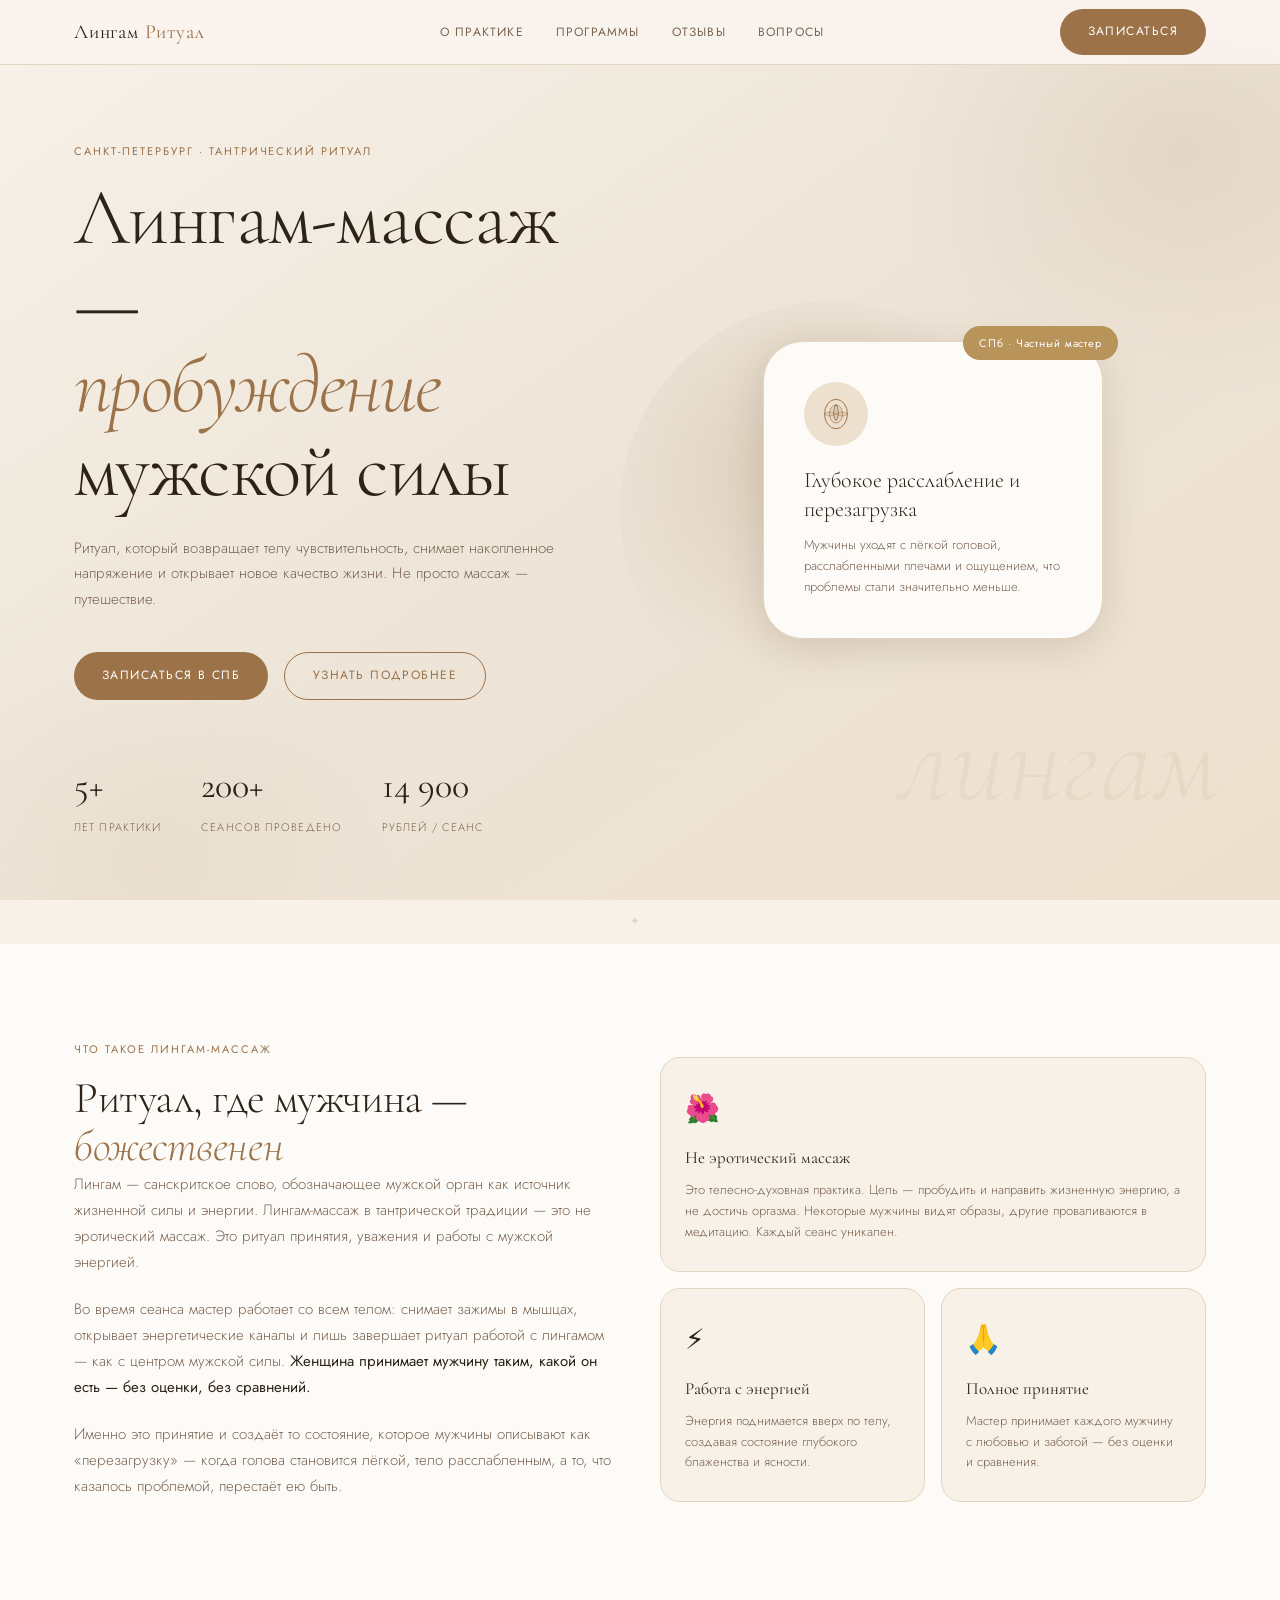
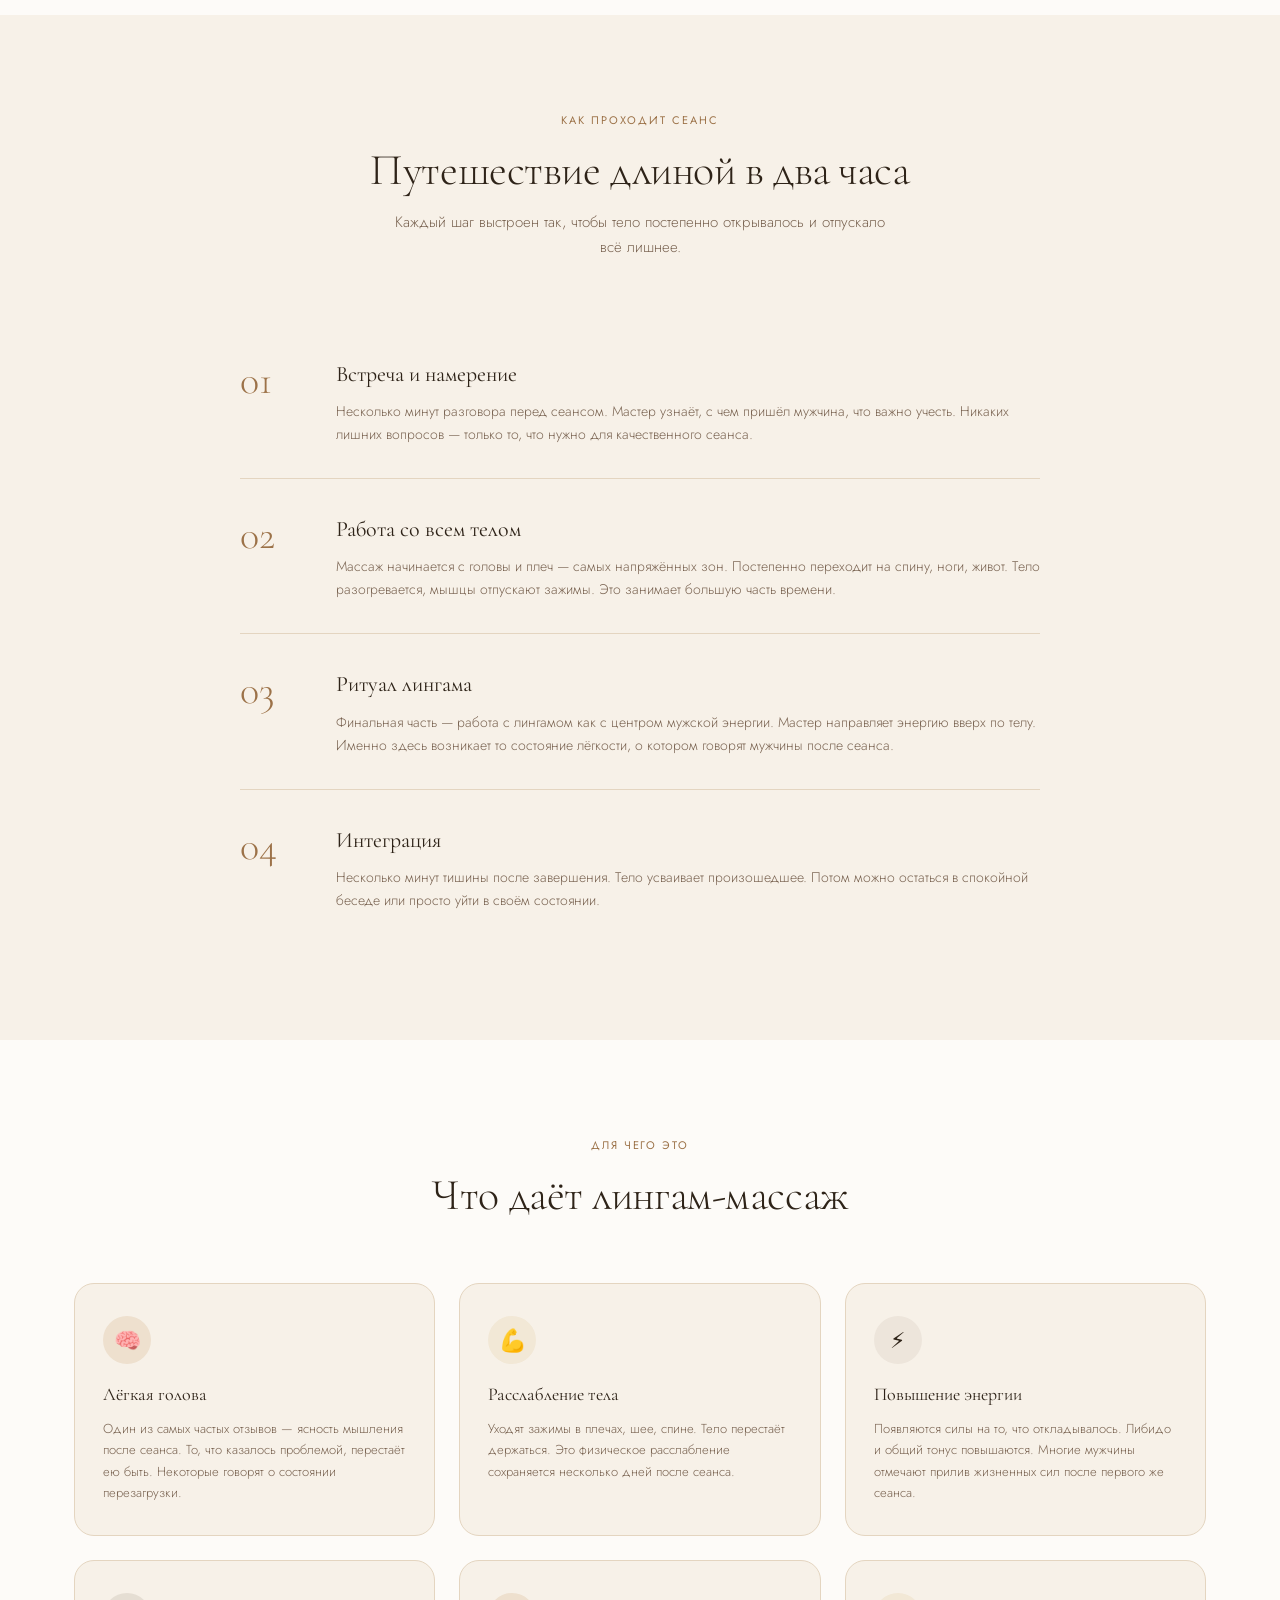
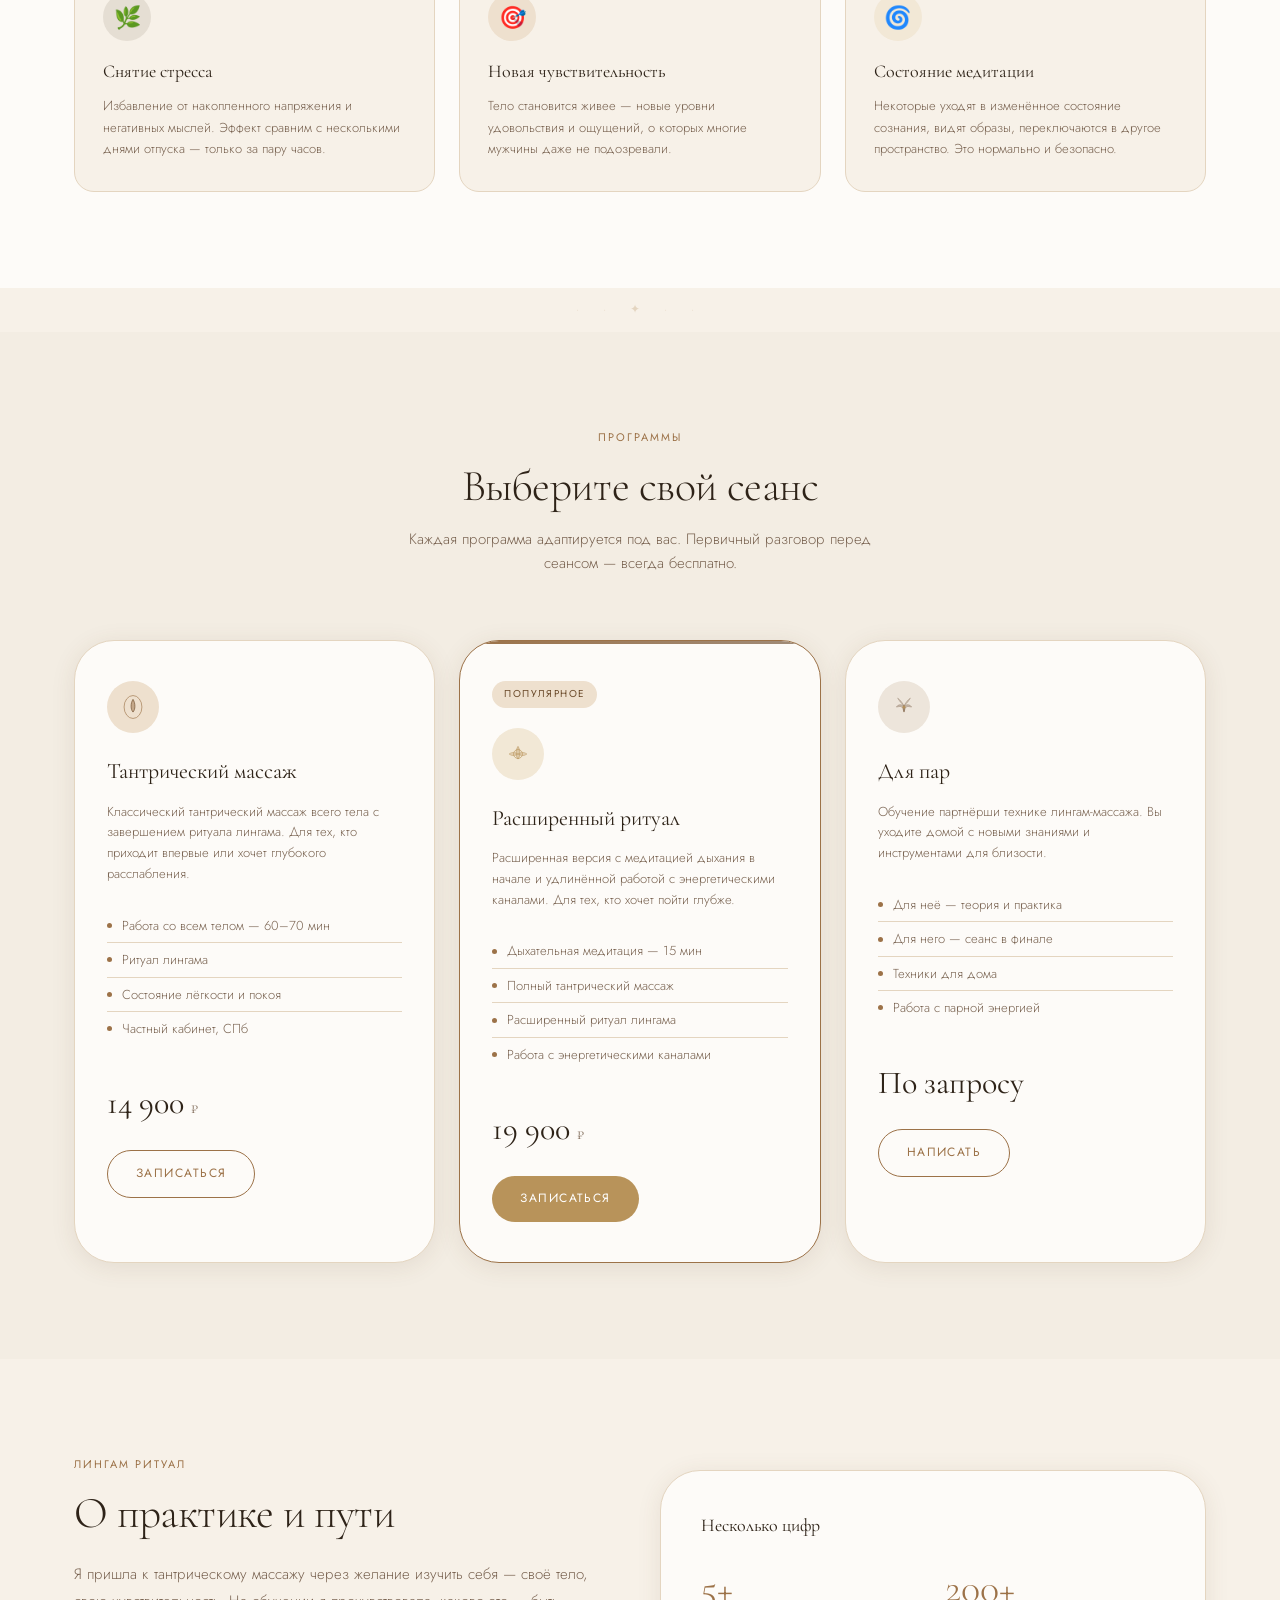
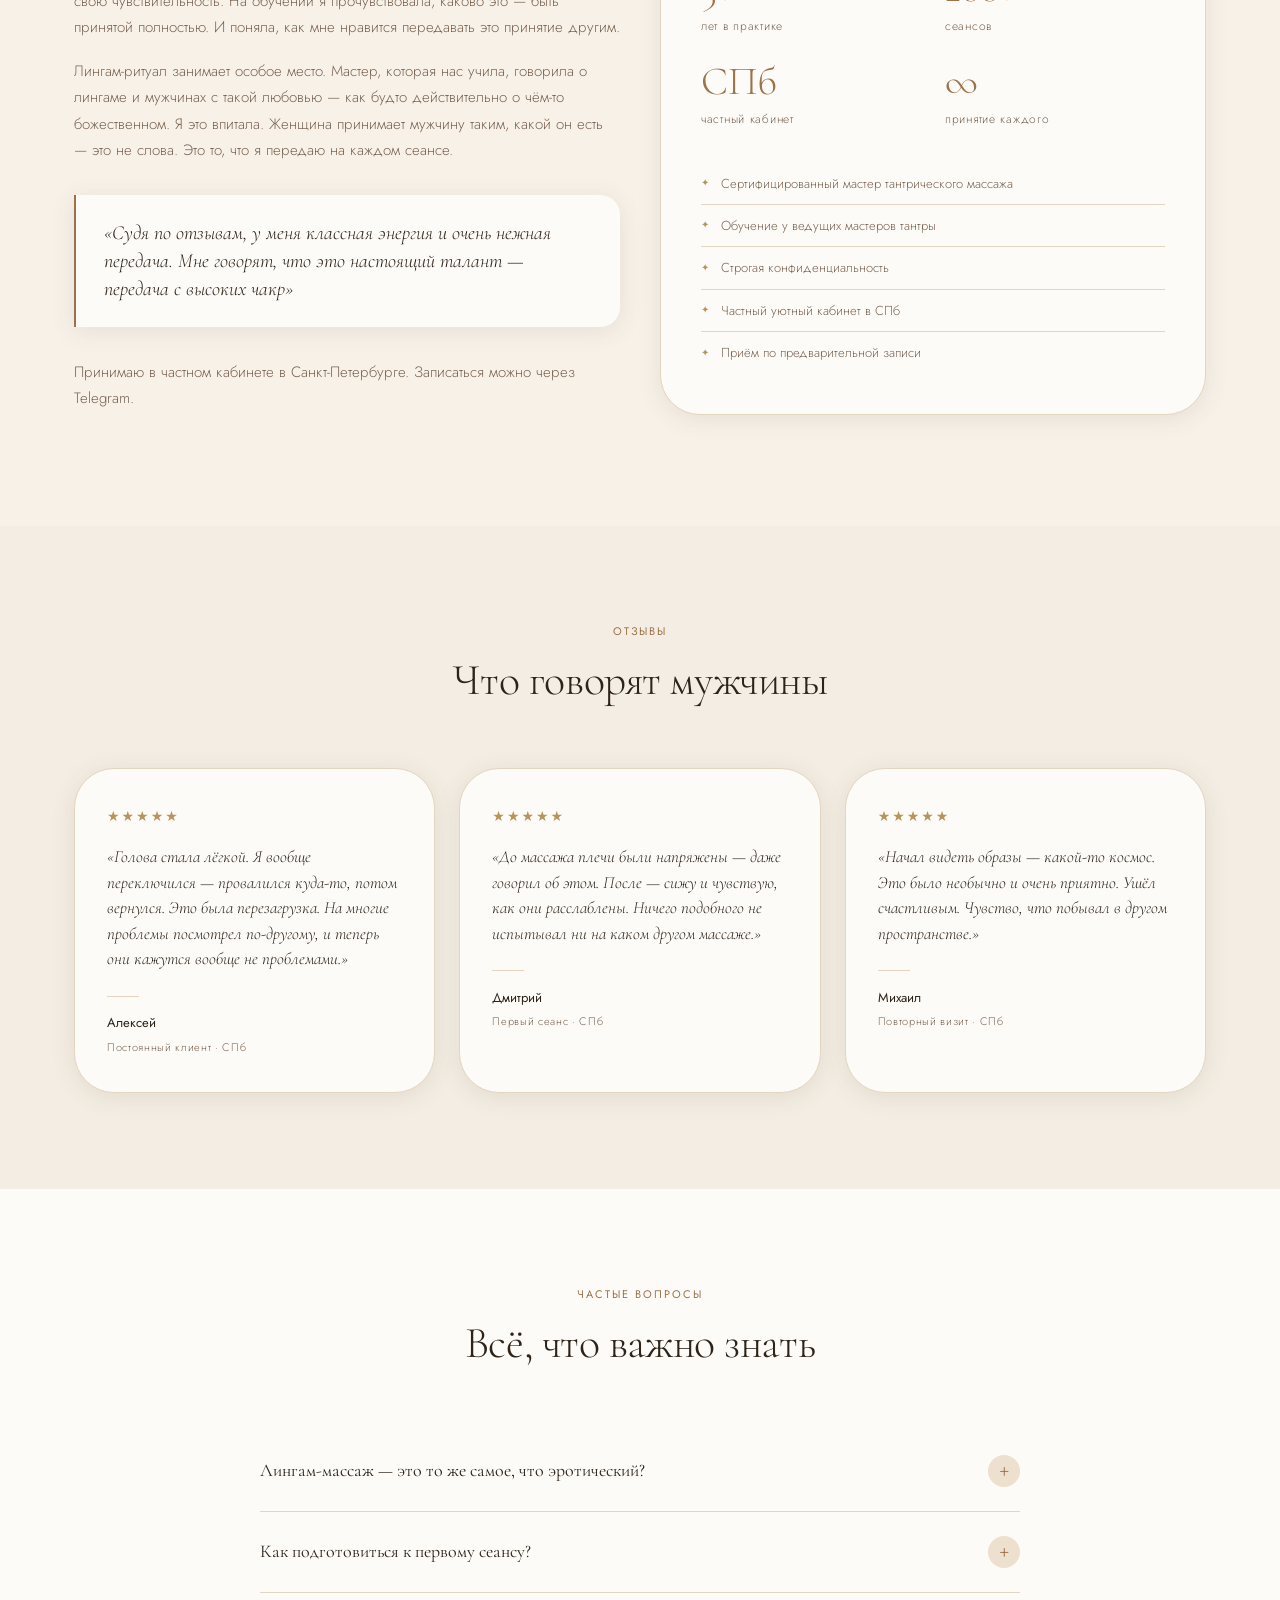
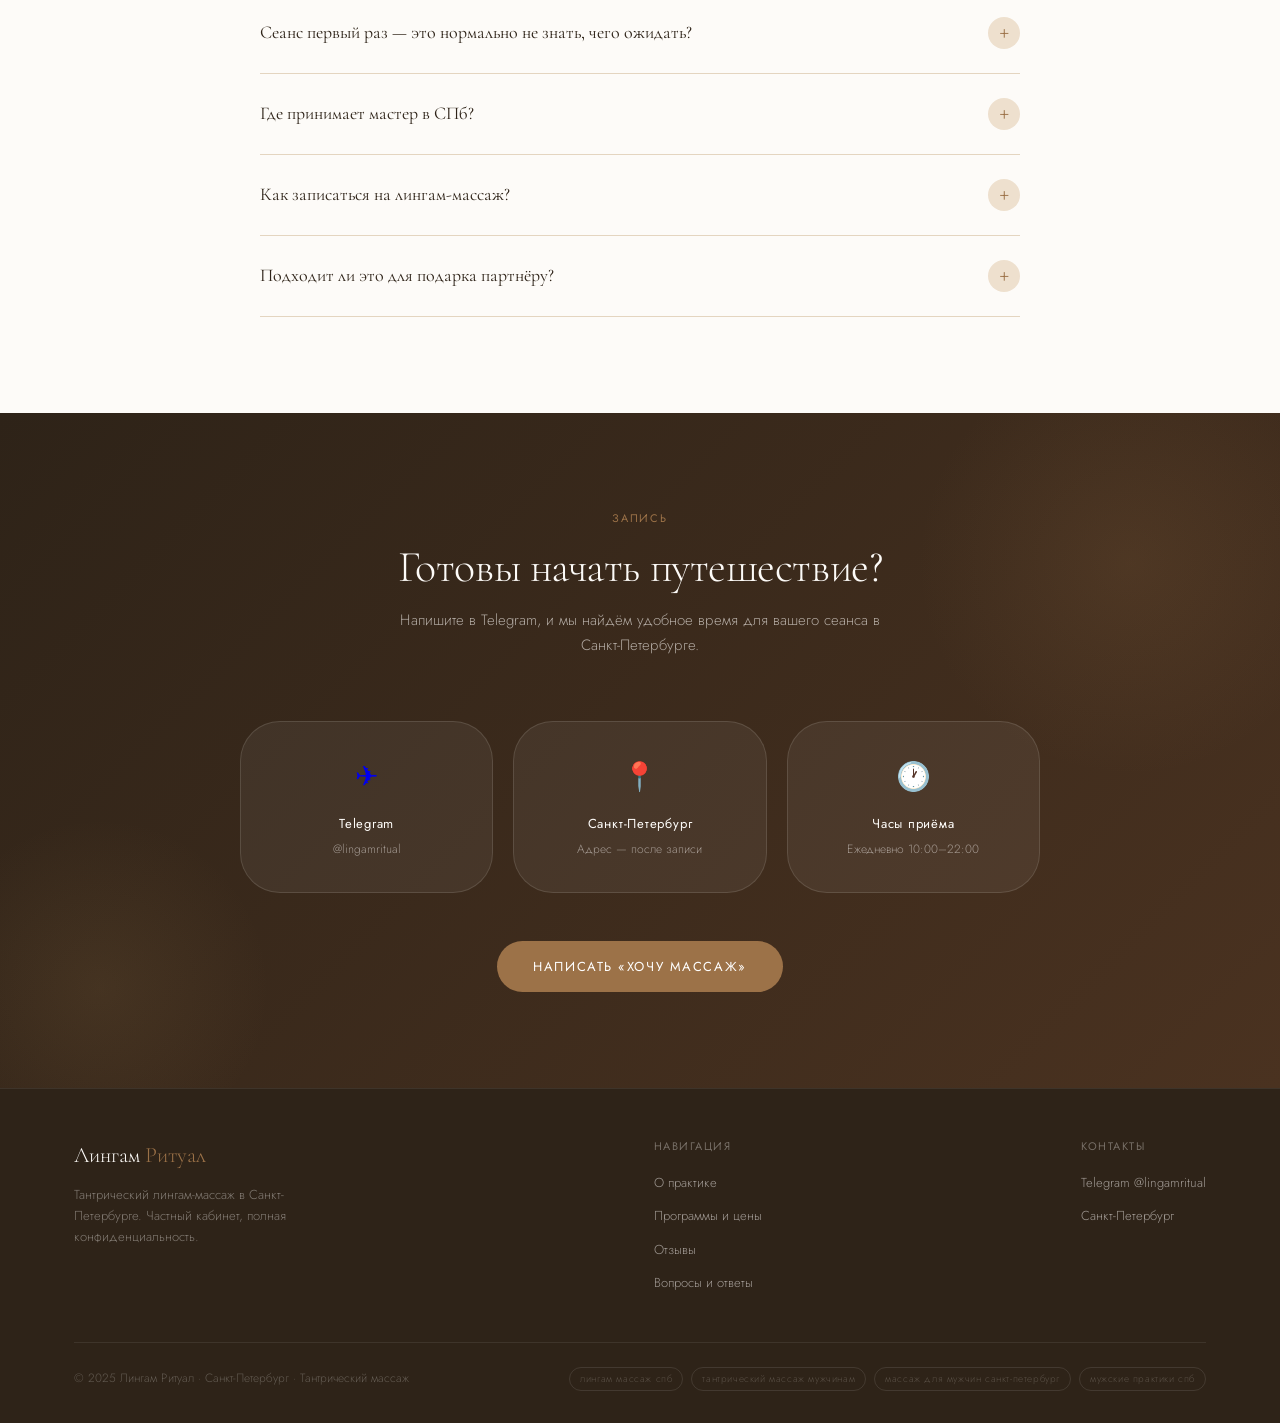
<file: lingam_ritual_spb.html>
<!DOCTYPE html>
<html lang="ru">
<head>
<meta charset="UTF-8">
<meta name="viewport" content="width=device-width, initial-scale=1.0">

<!-- SEO -->
<title>Лингам-массаж в Санкт-Петербурге — тантрический ритуал для мужчин | Лингам Ритуал</title>
<meta name="description" content="Лингам-массаж в СПб — тантрический ритуал пробуждения мужской энергии. Профессиональный мастер, частный кабинет, глубокое расслабление и перезагрузка. Запись онлайн.">
<meta name="keywords" content="лингам массаж спб, лингам массаж санкт-петербург, тантрический массаж для мужчин спб, мужской тантрический массаж петербург, интимный массаж спб, массаж лингама, мужские практики спб">
<meta name="robots" content="index, follow">
<link rel="canonical" href="https://lingamritual.ru">

<!-- OG -->
<meta property="og:title" content="Лингам-массаж в СПб — тантрический ритуал для мужчин">
<meta property="og:description" content="Глубокое расслабление, перезагрузка, пробуждение чувствительности. Профессиональный мастер в Санкт-Петербурге.">
<meta property="og:type" content="website">
<meta property="og:locale" content="ru_RU">

<!-- Fonts -->
<link rel="preconnect" href="https://fonts.googleapis.com">
<link rel="preconnect" href="https://fonts.gstatic.com" crossorigin>
<link href="https://fonts.googleapis.com/css2?family=Cormorant+Garamond:ital,wght@0,300;0,400;0,500;1,300;1,400&family=Jost:wght@200;300;400;500&display=swap" rel="stylesheet">

<!-- Schema.org -->
<script type="application/ld+json">
{
  "@context": "https://schema.org",
  "@type": "LocalBusiness",
  "name": "Лингам Ритуал",
  "description": "Тантрический лингам-массаж для мужчин в Санкт-Петербурге",
  "url": "https://lingamritual.ru",
  "telephone": "",
  "address": {
    "@type": "PostalAddress",
    "addressLocality": "Санкт-Петербург",
    "addressCountry": "RU"
  },
  "priceRange": "₽₽",
  "openingHours": "Mo-Su 10:00-22:00"
}
</script>

<style>
/* ============================================================
   DESIGN SYSTEM — Linen & Umber Light Theme
   Beige · Milk · Warm Brown
   ============================================================ */
:root {
  /* Акцент — тёплый янтарно-коричневый */
  --rose:     #9C7248;   /* главный акцент: янтарь/умбра */
  --rose-lt:  #EEE0CE;   /* светлый фон акцента */
  --rose-dk:  #6B4A2A;   /* тёмный акцент, hover */
  --blush:    #DFD0BB;   /* мягкий беж */

  /* Вторичный — тёплый тауп/мокко */
  --mauve:    #A08C7A;
  --mauve-lt: #EDE5DB;

  /* Gold — тот же, чуть теплее */
  --gold:     #B8935A;
  --gold-lt:  #F2E8D6;

  /* Нейтральные */
  --sage:     #C4B9AB;
  --sage-dk:  #8A7568;

  /* Поверхности — молоко, сливки, льняной */
  --cream:    #F7F1E8;   /* основной фон страницы */
  --sand:     #E4D5C0;   /* разделители, бордеры */
  --mist:     #F3EDE3;   /* альтернативный фон секций */
  --white:    #FDFBF8;   /* карточки, белое */
  --linen:    #EDE4D7;   /* дополнительный фон */

  /* Текст */
  --ink:      #2E2318;   /* тёмно-коричневый, почти чёрный */
  --ink-md:   #7A6452;   /* средне-коричневый */

  --font-display: 'Cormorant Garamond', Georgia, serif;
  --font-body:    'Jost', system-ui, sans-serif;

  --r-xs:   4px;
  --r-s:    12px;
  --r-m:    20px;
  --r-l:    40px;
  --r-pill: 100px;

  --shadow:       0 4px 24px rgba(100,70,40,0.10);
  --shadow-hover: 0 8px 40px rgba(100,70,40,0.18);

  --section: 96px;
}

*, *::before, *::after { box-sizing: border-box; margin: 0; padding: 0; }

html { scroll-behavior: smooth; }

body {
  background: var(--cream);
  color: var(--ink);
  font-family: var(--font-body);
  font-weight: 300;
  font-size: 14px;
  line-height: 1.65;
  -webkit-font-smoothing: antialiased;
}

/* ============================================================
   SCROLL REVEAL
   ============================================================ */
.reveal {
  opacity: 0;
  transform: translateY(28px);
  transition: opacity 0.7s cubic-bezier(0.16,1,0.3,1), transform 0.7s cubic-bezier(0.16,1,0.3,1);
}
.reveal.visible { opacity: 1; transform: translateY(0); }
.reveal-delay-1 { transition-delay: 0.1s; }
.reveal-delay-2 { transition-delay: 0.2s; }
.reveal-delay-3 { transition-delay: 0.3s; }
.reveal-delay-4 { transition-delay: 0.4s; }

/* ============================================================
   TYPOGRAPHY
   ============================================================ */
h1, h2, h3 { font-family: var(--font-display); font-weight: 300; line-height: 1.1; }
h1 { font-size: clamp(40px, 7vw, 72px); letter-spacing: -0.02em; }
h2 { font-size: clamp(28px, 4vw, 44px); letter-spacing: -0.01em; }
h3 { font-size: clamp(20px, 2.5vw, 26px); }

.eyebrow {
  font-family: var(--font-body);
  font-size: 11px;
  font-weight: 400;
  letter-spacing: 0.18em;
  text-transform: uppercase;
  color: var(--rose);
  display: block;
  margin-bottom: 16px;
}

/* ============================================================
   LAYOUT UTILITIES
   ============================================================ */
.container { max-width: 1180px; margin: 0 auto; padding: 0 24px; }
.section { padding: var(--section) 0; }

.grid-2 { display: grid; grid-template-columns: 1fr 1fr; gap: 40px; align-items: center; }
.grid-3 { display: grid; grid-template-columns: repeat(3, 1fr); gap: 24px; }
.grid-4 { display: grid; grid-template-columns: repeat(4, 1fr); gap: 20px; }

/* ============================================================
   BUTTONS
   ============================================================ */
.btn {
  display: inline-flex;
  align-items: center;
  gap: 8px;
  padding: 13px 28px;
  border-radius: var(--r-pill);
  font-family: var(--font-body);
  font-size: 12px;
  font-weight: 400;
  letter-spacing: 0.12em;
  text-transform: uppercase;
  cursor: pointer;
  border: none;
  text-decoration: none;
  transition: all 0.3s cubic-bezier(0.34, 1.56, 0.64, 1);
}
.btn-primary { background: var(--rose); color: #fff; }
.btn-primary:hover { background: var(--rose-dk); transform: translateY(-2px); box-shadow: 0 6px 24px rgba(156,114,72,0.35); }
.btn-outline { background: transparent; color: var(--rose); border: 1px solid var(--rose); }
.btn-outline:hover { background: var(--rose-lt); transform: translateY(-2px); }
.btn-gold { background: var(--gold); color: #fff; }
.btn-gold:hover { background: #b8944f; transform: translateY(-2px); box-shadow: 0 6px 24px rgba(184,147,90,0.35); }

/* ============================================================
   NAVIGATION
   ============================================================ */
nav {
  position: fixed;
  top: 0; left: 0; right: 0;
  z-index: 100;
  background: rgba(250,244,239,0.92);
  backdrop-filter: blur(12px);
  -webkit-backdrop-filter: blur(12px);
  border-bottom: 0.5px solid var(--sand);
  transition: all 0.3s;
}
.nav-inner {
  display: flex;
  align-items: center;
  justify-content: space-between;
  height: 64px;
}
.nav-logo {
  font-family: var(--font-display);
  font-size: 20px;
  font-weight: 400;
  color: var(--ink);
  text-decoration: none;
  letter-spacing: 0.04em;
}
.nav-logo span { color: var(--rose); }
.nav-links {
  display: flex;
  gap: 32px;
  list-style: none;
}
.nav-links a {
  font-size: 12px;
  font-weight: 400;
  letter-spacing: 0.1em;
  text-transform: uppercase;
  color: var(--ink-md);
  text-decoration: none;
  transition: color 0.2s;
}
.nav-links a:hover { color: var(--rose); }
.nav-cta { display: flex; gap: 12px; align-items: center; }

/* ============================================================
   HERO
   ============================================================ */
.hero {
  min-height: 100vh;
  display: flex;
  align-items: center;
  padding-top: 80px;
  position: relative;
  overflow: hidden;
  background: linear-gradient(145deg, var(--cream) 0%, #EDE4D7 55%, var(--rose-lt) 100%);
}
.hero-bg-ellipse-1 {
  position: absolute;
  top: -100px; right: -200px;
  width: 600px; height: 500px;
  background: radial-gradient(ellipse, rgba(156,114,72,0.12) 0%, transparent 70%);
  pointer-events: none;
}
.hero-bg-ellipse-2 {
  position: absolute;
  bottom: -150px; left: -100px;
  width: 500px; height: 400px;
  background: radial-gradient(ellipse, rgba(184,147,90,0.08) 0%, transparent 70%);
  pointer-events: none;
}
.hero-ghost {
  position: absolute;
  bottom: 40px; right: 60px;
  font-family: var(--font-display);
  font-size: 120px;
  font-weight: 300;
  font-style: italic;
  color: rgba(156,114,72,0.07);
  pointer-events: none;
  user-select: none;
  white-space: nowrap;
}
.hero-content { position: relative; z-index: 2; }
.hero-text { max-width: 600px; }
.hero-title {
  font-family: var(--font-display);
  font-size: clamp(44px, 7vw, 80px);
  font-weight: 300;
  line-height: 1.05;
  letter-spacing: -0.02em;
  color: var(--ink);
  margin-bottom: 24px;
}
.hero-title em { font-style: italic; color: var(--rose); }
.hero-subtitle {
  font-size: 15px;
  font-weight: 300;
  line-height: 1.7;
  color: var(--ink-md);
  max-width: 480px;
  margin-bottom: 40px;
}
.hero-cta-group { display: flex; gap: 16px; flex-wrap: wrap; margin-bottom: 56px; }
.hero-stats { display: flex; gap: 40px; flex-wrap: wrap; }
.hero-stat-num {
  font-family: var(--font-display);
  font-size: 36px;
  font-weight: 400;
  color: var(--ink);
  display: block;
}
.hero-stat-label {
  font-size: 11px;
  font-weight: 300;
  letter-spacing: 0.1em;
  color: var(--ink-md);
  text-transform: uppercase;
}
.hero-visual {
  position: relative;
  display: flex;
  justify-content: center;
  align-items: center;
}
.hero-card-float {
  background: var(--white);
  border-radius: var(--r-l);
  padding: 40px;
  box-shadow: var(--shadow-hover);
  border: 0.5px solid var(--sand);
  max-width: 340px;
  position: relative;
}
.hero-card-icon {
  width: 64px; height: 64px;
  background: var(--rose-lt);
  border-radius: 50%;
  display: flex;
  align-items: center;
  justify-content: center;
  margin-bottom: 20px;
}
.hero-card-text {
  font-family: var(--font-display);
  font-size: 22px;
  font-weight: 300;
  line-height: 1.3;
  color: var(--ink);
  margin-bottom: 12px;
}
.hero-card-desc {
  font-size: 13px;
  color: var(--ink-md);
  line-height: 1.6;
}
.hero-badge {
  position: absolute;
  top: -16px; right: -16px;
  background: var(--gold);
  color: #fff;
  font-size: 11px;
  font-weight: 400;
  letter-spacing: 0.08em;
  padding: 8px 16px;
  border-radius: var(--r-pill);
  white-space: nowrap;
}
.orbs {
  position: absolute;
  top: -40px; left: -40px;
  width: 420px; height: 420px;
  background: radial-gradient(ellipse at 40% 40%, rgba(156,114,72,0.18) 0%, transparent 60%);
  border-radius: 50%;
  pointer-events: none;
}

/* ============================================================
   WHAT IS LINGAM
   ============================================================ */
.what-section { background: var(--white); }
.what-text { max-width: 560px; }
.what-text p { font-size: 15px; line-height: 1.75; color: var(--ink-md); margin-bottom: 20px; }
.what-text p strong { color: var(--ink); font-weight: 400; }
.what-visual {
  display: grid;
  grid-template-columns: 1fr 1fr;
  gap: 16px;
}
.what-card {
  background: var(--cream);
  border-radius: var(--r-m);
  padding: 28px 24px;
  border: 0.5px solid var(--sand);
  transition: all 0.3s;
}
.what-card:hover { box-shadow: var(--shadow); transform: translateY(-3px); }
.what-card-icon { font-size: 28px; margin-bottom: 12px; }
.what-card-title {
  font-family: var(--font-display);
  font-size: 17px;
  font-weight: 400;
  color: var(--ink);
  margin-bottom: 8px;
}
.what-card p { font-size: 13px; color: var(--ink-md); line-height: 1.6; }

/* ============================================================
   HOW IT GOES
   ============================================================ */
.how-section { background: var(--cream); }
.section-header { text-align: center; margin-bottom: 64px; }
.section-header h2 { margin-bottom: 16px; }
.section-header p { font-size: 15px; color: var(--ink-md); max-width: 500px; margin: 0 auto; }
.steps { display: flex; flex-direction: column; gap: 0; max-width: 800px; margin: 0 auto; }
.step {
  display: grid;
  grid-template-columns: 64px 1fr;
  gap: 32px;
  padding: 32px 0;
  border-bottom: 0.5px solid var(--sand);
  align-items: start;
}
.step:last-child { border-bottom: none; }
.step-num {
  font-family: var(--font-display);
  font-size: 40px;
  font-weight: 300;
  color: var(--rose);
  line-height: 1;
  padding-top: 4px;
}
.step-title {
  font-family: var(--font-display);
  font-size: 22px;
  font-weight: 400;
  color: var(--ink);
  margin-bottom: 8px;
}
.step p { font-size: 14px; color: var(--ink-md); line-height: 1.65; }

/* ============================================================
   PROGRAMS
   ============================================================ */
.programs-section { background: var(--mist); }
.program-cards { display: grid; grid-template-columns: repeat(3, 1fr); gap: 24px; }
.program-card {
  background: var(--white);
  border-radius: var(--r-l);
  padding: 40px 32px;
  border: 0.5px solid var(--sand);
  box-shadow: var(--shadow);
  transition: all 0.35s cubic-bezier(0.16,1,0.3,1);
  position: relative;
  overflow: hidden;
}
.program-card::before {
  content: '';
  position: absolute;
  top: 0; left: 0; right: 0;
  height: 3px;
  background: linear-gradient(90deg, var(--rose), var(--mauve));
  opacity: 0;
  transition: opacity 0.3s;
}
.program-card:hover { box-shadow: var(--shadow-hover); transform: translateY(-6px); }
.program-card:hover::before { opacity: 1; }
.program-card.featured { border-color: var(--rose); }
.program-card.featured::before { opacity: 1; }
.program-featured-badge {
  background: var(--rose-lt);
  color: var(--rose-dk);
  font-size: 10px;
  font-weight: 400;
  letter-spacing: 0.14em;
  text-transform: uppercase;
  padding: 5px 12px;
  border-radius: var(--r-pill);
  display: inline-block;
  margin-bottom: 20px;
}
.program-icon {
  width: 52px; height: 52px;
  border-radius: 50%;
  display: flex;
  align-items: center;
  justify-content: center;
  margin-bottom: 20px;
}
.program-icon.rose-bg { background: var(--rose-lt); }
.program-icon.gold-bg { background: var(--gold-lt); }
.program-icon.mauve-bg { background: var(--mauve-lt); }
.program-title {
  font-family: var(--font-display);
  font-size: 22px;
  font-weight: 400;
  color: var(--ink);
  margin-bottom: 12px;
}
.program-desc { font-size: 13px; color: var(--ink-md); line-height: 1.6; margin-bottom: 24px; }
.program-features { list-style: none; margin-bottom: 32px; }
.program-features li {
  font-size: 13px;
  color: var(--ink-md);
  padding: 6px 0;
  border-bottom: 0.5px solid var(--sand);
  display: flex;
  align-items: center;
  gap: 10px;
}
.program-features li:last-child { border-bottom: none; }
.program-features li::before {
  content: '';
  width: 5px; height: 5px;
  border-radius: 50%;
  background: var(--rose);
  flex-shrink: 0;
}
.program-price {
  font-family: var(--font-display);
  font-size: 32px;
  font-weight: 400;
  color: var(--ink);
  margin-bottom: 20px;
}
.program-price span { font-size: 16px; color: var(--ink-md); font-weight: 300; }

/* ============================================================
   BENEFITS
   ============================================================ */
.benefits-section { background: var(--white); }
.benefits-grid { display: grid; grid-template-columns: repeat(3, 1fr); gap: 24px; }
.benefit-card {
  background: var(--cream);
  border-radius: var(--r-m);
  padding: 32px 28px;
  border: 0.5px solid var(--sand);
  transition: all 0.3s;
}
.benefit-card:hover { box-shadow: var(--shadow); transform: translateY(-3px); }
.benefit-icon {
  width: 48px; height: 48px;
  border-radius: 50%;
  display: flex; align-items: center; justify-content: center;
  margin-bottom: 16px;
  font-size: 22px;
}
.benefit-title {
  font-family: var(--font-display);
  font-size: 18px;
  font-weight: 400;
  color: var(--ink);
  margin-bottom: 8px;
}
.benefit-card p { font-size: 13px; color: var(--ink-md); line-height: 1.65; }

/* ============================================================
   ABOUT
   ============================================================ */
.about-section { background: var(--cream); }
.about-text h2 { margin-bottom: 24px; }
.about-text p { font-size: 15px; color: var(--ink-md); line-height: 1.75; margin-bottom: 18px; }
.about-quote {
  background: var(--white);
  border-left: 2px solid var(--rose);
  padding: 24px 28px;
  border-radius: 0 var(--r-m) var(--r-m) 0;
  margin: 32px 0;
  font-family: var(--font-display);
  font-size: 20px;
  font-style: italic;
  font-weight: 300;
  color: var(--ink);
  line-height: 1.4;
  box-shadow: var(--shadow);
}
.about-stats {
  background: var(--white);
  border-radius: var(--r-l);
  padding: 40px;
  box-shadow: var(--shadow);
  border: 0.5px solid var(--sand);
}
.about-stats-title {
  font-family: var(--font-display);
  font-size: 18px;
  font-weight: 400;
  color: var(--ink);
  margin-bottom: 28px;
}
.stats-grid { display: grid; grid-template-columns: 1fr 1fr; gap: 24px; margin-bottom: 32px; }
.stat-item {}
.stat-num {
  font-family: var(--font-display);
  font-size: 40px;
  font-weight: 300;
  color: var(--rose);
  display: block;
  line-height: 1;
  margin-bottom: 6px;
}
.stat-label { font-size: 12px; font-weight: 300; color: var(--ink-md); letter-spacing: 0.06em; }
.features-list { list-style: none; }
.features-list li {
  font-size: 13px;
  color: var(--ink-md);
  padding: 10px 0;
  border-bottom: 0.5px solid var(--sand);
  display: flex;
  align-items: center;
  gap: 12px;
}
.features-list li:last-child { border-bottom: none; }
.features-list li::before {
  content: '✦';
  color: var(--gold);
  font-size: 10px;
  flex-shrink: 0;
}

/* ============================================================
   REVIEWS
   ============================================================ */
.reviews-section { background: var(--mist); }
.reviews-grid { display: grid; grid-template-columns: repeat(3, 1fr); gap: 24px; }
.review-card {
  background: var(--white);
  border-radius: var(--r-l);
  padding: 36px 32px;
  box-shadow: var(--shadow);
  border: 0.5px solid var(--sand);
  transition: all 0.3s;
  position: relative;
}
.review-card:hover { box-shadow: var(--shadow-hover); transform: translateY(-3px); }
.review-stars { color: var(--gold); font-size: 14px; margin-bottom: 16px; letter-spacing: 2px; }
.review-text {
  font-family: var(--font-display);
  font-size: 17px;
  font-weight: 300;
  font-style: italic;
  color: var(--ink);
  line-height: 1.5;
  margin-bottom: 24px;
}
.review-divider { width: 32px; height: 0.5px; background: var(--sand); margin-bottom: 16px; }
.review-name { font-size: 13px; font-weight: 400; color: var(--ink); margin-bottom: 4px; }
.review-context { font-size: 11px; font-weight: 300; color: var(--ink-md); letter-spacing: 0.06em; }

/* ============================================================
   FAQ
   ============================================================ */
.faq-section { background: var(--white); }
.faq-list { max-width: 760px; margin: 0 auto; }
.faq-item {
  border-bottom: 0.5px solid var(--sand);
}
.faq-q {
  display: flex;
  justify-content: space-between;
  align-items: center;
  padding: 24px 0;
  cursor: pointer;
  gap: 24px;
}
.faq-q-text {
  font-family: var(--font-display);
  font-size: 18px;
  font-weight: 400;
  color: var(--ink);
}
.faq-toggle {
  width: 32px; height: 32px;
  border-radius: 50%;
  background: var(--rose-lt);
  display: flex; align-items: center; justify-content: center;
  flex-shrink: 0;
  transition: all 0.3s;
  color: var(--rose);
  font-size: 18px;
  font-weight: 300;
}
.faq-item.open .faq-toggle { background: var(--rose); color: #fff; transform: rotate(45deg); }
.faq-a {
  font-size: 14px;
  color: var(--ink-md);
  line-height: 1.7;
  max-height: 0;
  overflow: hidden;
  transition: max-height 0.4s ease, padding-bottom 0.4s;
}
.faq-item.open .faq-a { max-height: 300px; padding-bottom: 24px; }

/* ============================================================
   CONTACT
   ============================================================ */
.contact-section {
  background: linear-gradient(135deg, #2E2318 0%, #4A3220 100%);
  position: relative;
  overflow: hidden;
}
.contact-bg-orb {
  position: absolute;
  top: -100px; right: -100px;
  width: 500px; height: 500px;
  background: radial-gradient(ellipse, rgba(156,114,72,0.15) 0%, transparent 60%);
  pointer-events: none;
}
.contact-bg-orb-2 {
  position: absolute;
  bottom: -100px; left: -100px;
  width: 400px; height: 400px;
  background: radial-gradient(ellipse, rgba(184,147,90,0.10) 0%, transparent 60%);
  pointer-events: none;
}
.contact-inner { position: relative; z-index: 2; }
.contact-section .eyebrow { color: var(--rose); }
.contact-section h2 { color: var(--white); margin-bottom: 16px; }
.contact-section .section-header p { color: rgba(253,250,247,0.6); }
.contact-cards { display: grid; grid-template-columns: repeat(3, 1fr); gap: 20px; max-width: 800px; margin: 0 auto 48px; }
.contact-card {
  background: rgba(253,250,247,0.06);
  border: 0.5px solid rgba(253,250,247,0.12);
  border-radius: var(--r-l);
  padding: 32px 24px;
  text-align: center;
  transition: all 0.3s;
  text-decoration: none;
}
.contact-card:hover { background: rgba(156,114,72,0.12); border-color: rgba(212,129,154,0.3); transform: translateY(-3px); }
.contact-card-icon { font-size: 28px; margin-bottom: 12px; }
.contact-card-title { font-size: 13px; font-weight: 400; color: var(--white); letter-spacing: 0.06em; margin-bottom: 6px; }
.contact-card-handle { font-size: 12px; font-weight: 300; color: rgba(253,250,247,0.5); }
.contact-cta-group { display: flex; justify-content: center; gap: 16px; flex-wrap: wrap; }

/* ============================================================
   FOOTER
   ============================================================ */
footer {
  background: var(--ink);
  border-top: 0.5px solid rgba(253,250,247,0.08);
  padding: 48px 0 32px;
}
.footer-inner { display: flex; justify-content: space-between; align-items: flex-start; flex-wrap: wrap; gap: 32px; }
.footer-logo {
  font-family: var(--font-display);
  font-size: 22px;
  font-weight: 300;
  color: var(--white);
  margin-bottom: 12px;
}
.footer-logo span { color: var(--rose); }
.footer-desc { font-size: 13px; color: rgba(253,250,247,0.4); line-height: 1.6; max-width: 260px; }
.footer-links h4 {
  font-size: 11px;
  font-weight: 400;
  letter-spacing: 0.14em;
  text-transform: uppercase;
  color: rgba(253,250,247,0.35);
  margin-bottom: 16px;
}
.footer-links ul { list-style: none; display: flex; flex-direction: column; gap: 10px; }
.footer-links a { font-size: 13px; color: rgba(253,250,247,0.55); text-decoration: none; transition: color 0.2s; }
.footer-links a:hover { color: var(--rose); }
.footer-bottom {
  margin-top: 48px;
  padding-top: 24px;
  border-top: 0.5px solid rgba(253,250,247,0.08);
  display: flex;
  justify-content: space-between;
  align-items: center;
  flex-wrap: wrap;
  gap: 12px;
}
.footer-copy { font-size: 12px; color: rgba(253,250,247,0.25); }
.footer-seo-tags { display: flex; gap: 8px; flex-wrap: wrap; }
.footer-seo-tag {
  font-size: 10px;
  font-weight: 300;
  letter-spacing: 0.06em;
  color: rgba(253,250,247,0.2);
  padding: 3px 10px;
  border: 0.5px solid rgba(253,250,247,0.1);
  border-radius: var(--r-pill);
  text-decoration: none;
}
.footer-seo-tag:hover { color: rgba(253,250,247,0.4); border-color: rgba(253,250,247,0.25); }

/* ============================================================
   DIVIDER
   ============================================================ */
.ornament { text-align: center; color: var(--sand); letter-spacing: 10px; font-size: 12px; padding: 12px 0; }

/* ============================================================
   MOBILE HAMBURGER
   ============================================================ */
.nav-toggle {
  display: none;
  background: none;
  border: none;
  cursor: pointer;
  width: 32px; height: 32px;
  flex-direction: column;
  justify-content: center;
  gap: 5px;
}
.nav-toggle span {
  display: block;
  height: 1px;
  background: var(--ink);
  transition: all 0.3s;
}

/* ============================================================
   RESPONSIVE
   ============================================================ */
@media (max-width: 900px) {
  .grid-2, .program-cards, .benefits-grid, .reviews-grid, .contact-cards { grid-template-columns: 1fr 1fr; }
  .grid-4 { grid-template-columns: 1fr 1fr; }
  h1 { font-size: 48px; }
}

@media (max-width: 768px) {
  :root { --section: 64px; }
  .nav-links, .nav-cta { display: none; }
  .nav-toggle { display: flex; }
  .nav-mobile-open .nav-links {
    display: flex;
    flex-direction: column;
    position: fixed;
    top: 64px; left: 0; right: 0;
    background: rgba(250,244,239,0.97);
    backdrop-filter: blur(12px);
    padding: 32px 24px;
    gap: 24px;
    border-bottom: 0.5px solid var(--sand);
  }
  .nav-mobile-open .nav-cta {
    display: flex;
    padding: 0 24px 24px;
    position: fixed;
    top: 64px;
    left: 0; right: 0;
    background: rgba(250,244,239,0.97);
    justify-content: center;
    padding-top: 200px;
  }
  .hero { min-height: auto; padding: 120px 0 64px; }
  .hero .grid-2 { grid-template-columns: 1fr; }
  .hero-visual { display: none; }
  .hero-ghost { display: none; }
  .what-visual, .grid-2 { grid-template-columns: 1fr; }
  .program-cards, .benefits-grid, .reviews-grid { grid-template-columns: 1fr; }
  .contact-cards { grid-template-columns: 1fr; max-width: 400px; }
  .footer-inner { flex-direction: column; }
  .footer-bottom { flex-direction: column; text-align: center; }
  h1 { font-size: 40px; }
  h2 { font-size: 28px; }
}
</style>
</head>
<body>

<!-- ===== NAVIGATION ===== -->
<nav id="main-nav">
  <div class="container">
    <div class="nav-inner">
      <a href="#" class="nav-logo">Лингам <span>Ритуал</span></a>
      <ul class="nav-links">
        <li><a href="#about">О практике</a></li>
        <li><a href="#programs">Программы</a></li>
        <li><a href="#reviews">Отзывы</a></li>
        <li><a href="#faq">Вопросы</a></li>
      </ul>
      <div class="nav-cta">
        <a href="https://t.me/tvoymasterlee" target="_blank" class="btn btn-primary">Записаться</a>
      </div>
      <button class="nav-toggle" id="nav-toggle" aria-label="Меню">
        <span></span><span></span><span></span>
      </button>
    </div>
  </div>
</nav>

<!-- ===== HERO ===== -->
<section class="hero" id="hero">
  <div class="hero-bg-ellipse-1"></div>
  <div class="hero-bg-ellipse-2"></div>
  <div class="hero-ghost">лингам</div>
  <div class="container hero-content">
    <div class="grid-2">
      <div class="hero-text reveal">
        <span class="eyebrow">Санкт-Петербург · Тантрический ритуал</span>
        <h1 class="hero-title">
          Лингам-массаж —<br><em>пробуждение</em><br>мужской силы
        </h1>
        <p class="hero-subtitle">
          Ритуал, который возвращает телу чувствительность, снимает накопленное напряжение и открывает новое качество жизни. Не просто массаж — путешествие.
        </p>
        <div class="hero-cta-group">
          <a href="https://t.me/tvoymasterlee" target="_blank" class="btn btn-primary">Записаться в СПб</a>
          <a href="#about" class="btn btn-outline">Узнать подробнее</a>
        </div>
        <div class="hero-stats">
          <div>
            <span class="hero-stat-num">5+</span>
            <span class="hero-stat-label">лет практики</span>
          </div>
          <div>
            <span class="hero-stat-num">200+</span>
            <span class="hero-stat-label">сеансов проведено</span>
          </div>
          <div>
            <span class="hero-stat-num">14 900</span>
            <span class="hero-stat-label">рублей / сеанс</span>
          </div>
        </div>
      </div>
      <div class="hero-visual reveal reveal-delay-2">
        <div class="orbs"></div>
        <div class="hero-card-float">
          <div class="hero-badge">СПб · Частный мастер</div>
          <div class="hero-card-icon">
            <svg width="36" height="36" viewBox="0 0 44 44" fill="none">
              <ellipse cx="22" cy="22" rx="14" ry="18" stroke="#9C7248" stroke-width="1.2" fill="none"/>
              <ellipse cx="22" cy="22" rx="8" ry="11" stroke="#9C7248" stroke-width="0.8" fill="rgba(156,114,72,0.08)"/>
              <path d="M22 10 C26 16 26 26 22 30 C18 26 18 16 22 10Z" fill="rgba(156,114,72,0.18)" stroke="#6B4A2A" stroke-width="0.7"/>
              <path d="M8 22 Q14 17 22 22 Q14 27 8 22Z" fill="rgba(156,114,72,0.12)" stroke="#9C7248" stroke-width="0.6"/>
              <path d="M36 22 Q30 17 22 22 Q30 27 36 22Z" fill="rgba(156,114,72,0.12)" stroke="#9C7248" stroke-width="0.6"/>
            </svg>
          </div>
          <p class="hero-card-text">Глубокое расслабление и перезагрузка</p>
          <p class="hero-card-desc">Мужчины уходят с лёгкой головой, расслабленными плечами и ощущением, что проблемы стали значительно меньше.</p>
        </div>
      </div>
    </div>
  </div>
</section>

<div class="ornament">· · ✦ · ·</div>

<!-- ===== WHAT IS LINGAM ===== -->
<section class="what-section section" id="about">
  <div class="container">
    <div class="grid-2">
      <div class="what-text reveal">
        <span class="eyebrow">Что такое лингам-массаж</span>
        <h2>Ритуал, где мужчина — <em style="font-style:italic;color:var(--rose)">божественен</em></h2>
        <p>Лингам — санскритское слово, обозначающее мужской орган как источник жизненной силы и энергии. Лингам-массаж в тантрической традиции — это не эротический массаж. Это ритуал принятия, уважения и работы с мужской энергией.</p>
        <p>Во время сеанса мастер работает со всем телом: снимает зажимы в мышцах, открывает энергетические каналы и лишь завершает ритуал работой с лингамом — как с центром мужской силы. <strong>Женщина принимает мужчину таким, какой он есть — без оценки, без сравнений.</strong></p>
        <p>Именно это принятие и создаёт то состояние, которое мужчины описывают как «перезагрузку» — когда голова становится лёгкой, тело расслабленным, а то, что казалось проблемой, перестаёт ею быть.</p>
      </div>
      <div class="what-visual reveal reveal-delay-2">
        <div class="what-card" style="grid-column:span 2">
          <div class="what-card-icon">🌺</div>
          <div class="what-card-title">Не эротический массаж</div>
          <p>Это телесно-духовная практика. Цель — пробудить и направить жизненную энергию, а не достичь оргазма. Некоторые мужчины видят образы, другие проваливаются в медитацию. Каждый сеанс уникален.</p>
        </div>
        <div class="what-card">
          <div class="what-card-icon">⚡</div>
          <div class="what-card-title">Работа с энергией</div>
          <p>Энергия поднимается вверх по телу, создавая состояние глубокого блаженства и ясности.</p>
        </div>
        <div class="what-card">
          <div class="what-card-icon">🙏</div>
          <div class="what-card-title">Полное принятие</div>
          <p>Мастер принимает каждого мужчину с любовью и заботой — без оценки и сравнения.</p>
        </div>
      </div>
    </div>
  </div>
</section>

<!-- ===== HOW IT GOES ===== -->
<section class="how-section section">
  <div class="container">
    <div class="section-header reveal">
      <span class="eyebrow">Как проходит сеанс</span>
      <h2>Путешествие длиной в два часа</h2>
      <p>Каждый шаг выстроен так, чтобы тело постепенно открывалось и отпускало всё лишнее.</p>
    </div>
    <div class="steps">
      <div class="step reveal">
        <div class="step-num">01</div>
        <div>
          <div class="step-title">Встреча и намерение</div>
          <p>Несколько минут разговора перед сеансом. Мастер узнаёт, с чем пришёл мужчина, что важно учесть. Никаких лишних вопросов — только то, что нужно для качественного сеанса.</p>
        </div>
      </div>
      <div class="step reveal reveal-delay-1">
        <div class="step-num">02</div>
        <div>
          <div class="step-title">Работа со всем телом</div>
          <p>Массаж начинается с головы и плеч — самых напряжённых зон. Постепенно переходит на спину, ноги, живот. Тело разогревается, мышцы отпускают зажимы. Это занимает большую часть времени.</p>
        </div>
      </div>
      <div class="step reveal reveal-delay-2">
        <div class="step-num">03</div>
        <div>
          <div class="step-title">Ритуал лингама</div>
          <p>Финальная часть — работа с лингамом как с центром мужской энергии. Мастер направляет энергию вверх по телу. Именно здесь возникает то состояние лёгкости, о котором говорят мужчины после сеанса.</p>
        </div>
      </div>
      <div class="step reveal reveal-delay-3">
        <div class="step-num">04</div>
        <div>
          <div class="step-title">Интеграция</div>
          <p>Несколько минут тишины после завершения. Тело усваивает произошедшее. Потом можно остаться в спокойной беседе или просто уйти в своём состоянии.</p>
        </div>
      </div>
    </div>
  </div>
</section>

<!-- ===== BENEFITS ===== -->
<section class="benefits-section section">
  <div class="container">
    <div class="section-header reveal">
      <span class="eyebrow">Для чего это</span>
      <h2>Что даёт лингам-массаж</h2>
    </div>
    <div class="benefits-grid">
      <div class="benefit-card reveal">
        <div class="benefit-icon" style="background:var(--rose-lt)">🧠</div>
        <div class="benefit-title">Лёгкая голова</div>
        <p>Один из самых частых отзывов — ясность мышления после сеанса. То, что казалось проблемой, перестаёт ею быть. Некоторые говорят о состоянии перезагрузки.</p>
      </div>
      <div class="benefit-card reveal reveal-delay-1">
        <div class="benefit-icon" style="background:var(--gold-lt)">💪</div>
        <div class="benefit-title">Расслабление тела</div>
        <p>Уходят зажимы в плечах, шее, спине. Тело перестаёт держаться. Это физическое расслабление сохраняется несколько дней после сеанса.</p>
      </div>
      <div class="benefit-card reveal reveal-delay-2">
        <div class="benefit-icon" style="background:var(--mauve-lt)">⚡</div>
        <div class="benefit-title">Повышение энергии</div>
        <p>Появляются силы на то, что откладывалось. Либидо и общий тонус повышаются. Многие мужчины отмечают прилив жизненных сил после первого же сеанса.</p>
      </div>
      <div class="benefit-card reveal">
        <div class="benefit-icon" style="background:rgba(196,185,171,0.35)">🌿</div>
        <div class="benefit-title">Снятие стресса</div>
        <p>Избавление от накопленного напряжения и негативных мыслей. Эффект сравним с несколькими днями отпуска — только за пару часов.</p>
      </div>
      <div class="benefit-card reveal reveal-delay-1">
        <div class="benefit-icon" style="background:var(--rose-lt)">🎯</div>
        <div class="benefit-title">Новая чувствительность</div>
        <p>Тело становится живее — новые уровни удовольствия и ощущений, о которых многие мужчины даже не подозревали.</p>
      </div>
      <div class="benefit-card reveal reveal-delay-2">
        <div class="benefit-icon" style="background:var(--gold-lt)">🌀</div>
        <div class="benefit-title">Состояние медитации</div>
        <p>Некоторые уходят в изменённое состояние сознания, видят образы, переключаются в другое пространство. Это нормально и безопасно.</p>
      </div>
    </div>
  </div>
</section>

<div class="ornament">· · ✦ · ·</div>

<!-- ===== PROGRAMS ===== -->
<section class="programs-section section" id="programs">
  <div class="container">
    <div class="section-header reveal">
      <span class="eyebrow">Программы</span>
      <h2>Выберите свой сеанс</h2>
      <p>Каждая программа адаптируется под вас. Первичный разговор перед сеансом — всегда бесплатно.</p>
    </div>
    <div class="program-cards">
      <div class="program-card reveal">
        <div class="program-icon rose-bg">
          <svg width="28" height="28" viewBox="0 0 44 44" fill="none">
            <path d="M22 10 C26 16 26 26 22 30 C18 26 18 16 22 10Z" fill="rgba(156,114,72,0.5)" stroke="#6B4A2A" stroke-width="1"/>
            <ellipse cx="22" cy="22" rx="14" ry="18" stroke="#9C7248" stroke-width="1" fill="none"/>
          </svg>
        </div>
        <div class="program-title">Тантрический массаж</div>
        <p class="program-desc">Классический тантрический массаж всего тела с завершением ритуала лингама. Для тех, кто приходит впервые или хочет глубокого расслабления.</p>
        <ul class="program-features">
          <li>Работа со всем телом — 60–70 мин</li>
          <li>Ритуал лингама</li>
          <li>Состояние лёгкости и покоя</li>
          <li>Частный кабинет, СПб</li>
        </ul>
        <div class="program-price">14 900 <span>₽</span></div>
        <a href="https://t.me/tvoymasterlee" target="_blank" class="btn btn-outline">Записаться</a>
      </div>
      <div class="program-card featured reveal reveal-delay-1">
        <div class="program-featured-badge">Популярное</div>
        <div class="program-icon gold-bg">
          <svg width="28" height="28" viewBox="0 0 44 44" fill="none">
            <circle cx="22" cy="22" r="7" stroke="#B8935A" stroke-width="1" fill="none"/>
            <path d="M22 10 C26 16 26 26 22 30 C18 26 18 16 22 10Z" fill="rgba(184,147,90,0.4)" stroke="#B8935A" stroke-width="0.8"/>
            <path d="M8 22 Q14 17 22 22 Q14 27 8 22Z" fill="rgba(184,147,90,0.3)" stroke="#B8935A" stroke-width="0.7"/>
            <path d="M36 22 Q30 17 22 22 Q30 27 36 22Z" fill="rgba(184,147,90,0.3)" stroke="#B8935A" stroke-width="0.7"/>
          </svg>
        </div>
        <div class="program-title">Расширенный ритуал</div>
        <p class="program-desc">Расширенная версия с медитацией дыхания в начале и удлинённой работой с энергетическими каналами. Для тех, кто хочет пойти глубже.</p>
        <ul class="program-features">
          <li>Дыхательная медитация — 15 мин</li>
          <li>Полный тантрический массаж</li>
          <li>Расширенный ритуал лингама</li>
          <li>Работа с энергетическими каналами</li>
        </ul>
        <div class="program-price">19 900 <span>₽</span></div>
        <a href="https://t.me/tvoymasterlee" target="_blank" class="btn btn-gold">Записаться</a>
      </div>
      <div class="program-card reveal reveal-delay-2">
        <div class="program-icon mauve-bg">
          <svg width="28" height="28" viewBox="0 0 44 44" fill="none">
            <path d="M22 20 Q15 14 12 8 Q18 12 22 20Z" fill="rgba(160,140,122,0.4)" stroke="#A08C7A" stroke-width="0.8"/>
            <path d="M22 20 Q29 14 32 8 Q26 12 22 20Z" fill="rgba(160,140,122,0.4)" stroke="#A08C7A" stroke-width="0.8"/>
            <path d="M22 20 Q14 16 10 22 Q16 19 22 24Z" fill="rgba(160,140,122,0.5)" stroke="#A08C7A" stroke-width="0.9"/>
            <path d="M22 20 Q30 16 34 22 Q28 19 22 24Z" fill="rgba(160,140,122,0.5)" stroke="#A08C7A" stroke-width="0.9"/>
            <path d="M22 20 Q19 24 22 30 Q25 24 22 20Z" fill="rgba(160,140,122,0.8)" stroke="#6B4A2A" stroke-width="0.8"/>
            <circle cx="22" cy="22" r="2.5" fill="#B8935A" opacity="0.9"/>
          </svg>
        </div>
        <div class="program-title">Для пар</div>
        <p class="program-desc">Обучение партнёрши технике лингам-массажа. Вы уходите домой с новыми знаниями и инструментами для близости.</p>
        <ul class="program-features">
          <li>Для неё — теория и практика</li>
          <li>Для него — сеанс в финале</li>
          <li>Техники для дома</li>
          <li>Работа с парной энергией</li>
        </ul>
        <div class="program-price">По запросу</div>
        <a href="https://t.me/tvoymasterlee" target="_blank" class="btn btn-outline">Написать</a>
      </div>
    </div>
  </div>
</section>

<!-- ===== ABOUT ===== -->
<section class="about-section section" id="master">
  <div class="container">
    <div class="grid-2">
      <div class="about-text reveal">
        <span class="eyebrow">Лингам Ритуал</span>
        <h2>О практике и пути</h2>
        <p>Я пришла к тантрическому массажу через желание изучить себя — своё тело, свою чувствительность. На обучении я прочувствовала, каково это — быть принятой полностью. И поняла, как мне нравится передавать это принятие другим.</p>
        <p>Лингам-ритуал занимает особое место. Мастер, которая нас учила, говорила о лингаме и мужчинах с такой любовью — как будто действительно о чём-то божественном. Я это впитала. Женщина принимает мужчину таким, какой он есть — это не слова. Это то, что я передаю на каждом сеансе.</p>
        <div class="about-quote">«Судя по отзывам, у меня классная энергия и очень нежная передача. Мне говорят, что это настоящий талант — передача с высоких чакр»</div>
        <p>Принимаю в частном кабинете в Санкт-Петербурге. Записаться можно через Telegram.</p>
      </div>
      <div class="about-stats reveal reveal-delay-2">
        <div class="about-stats-title">Несколько цифр</div>
        <div class="stats-grid">
          <div class="stat-item">
            <span class="stat-num">5+</span>
            <span class="stat-label">лет в практике</span>
          </div>
          <div class="stat-item">
            <span class="stat-num">200+</span>
            <span class="stat-label">сеансов</span>
          </div>
          <div class="stat-item">
            <span class="stat-num">СПб</span>
            <span class="stat-label">частный кабинет</span>
          </div>
          <div class="stat-item">
            <span class="stat-num">∞</span>
            <span class="stat-label">принятие каждого</span>
          </div>
        </div>
        <ul class="features-list">
          <li>Сертифицированный мастер тантрического массажа</li>
          <li>Обучение у ведущих мастеров тантры</li>
          <li>Строгая конфиденциальность</li>
          <li>Частный уютный кабинет в СПб</li>
          <li>Приём по предварительной записи</li>
        </ul>
      </div>
    </div>
  </div>
</section>

<!-- ===== REVIEWS ===== -->
<section class="reviews-section section" id="reviews">
  <div class="container">
    <div class="section-header reveal">
      <span class="eyebrow">Отзывы</span>
      <h2>Что говорят мужчины</h2>
    </div>
    <div class="reviews-grid">
      <div class="review-card reveal">
        <div class="review-stars">★★★★★</div>
        <p class="review-text">«Голова стала лёгкой. Я вообще переключился — провалился куда-то, потом вернулся. Это была перезагрузка. На многие проблемы посмотрел по-другому, и теперь они кажутся вообще не проблемами.»</p>
        <div class="review-divider"></div>
        <div class="review-name">Алексей</div>
        <div class="review-context">Постоянный клиент · СПб</div>
      </div>
      <div class="review-card reveal reveal-delay-1">
        <div class="review-stars">★★★★★</div>
        <p class="review-text">«До массажа плечи были напряжены — даже говорил об этом. После — сижу и чувствую, как они расслаблены. Ничего подобного не испытывал ни на каком другом массаже.»</p>
        <div class="review-divider"></div>
        <div class="review-name">Дмитрий</div>
        <div class="review-context">Первый сеанс · СПб</div>
      </div>
      <div class="review-card reveal reveal-delay-2">
        <div class="review-stars">★★★★★</div>
        <p class="review-text">«Начал видеть образы — какой-то космос. Это было необычно и очень приятно. Ушёл счастливым. Чувство, что побывал в другом пространстве.»</p>
        <div class="review-divider"></div>
        <div class="review-name">Михаил</div>
        <div class="review-context">Повторный визит · СПб</div>
      </div>
    </div>
  </div>
</section>

<!-- ===== FAQ ===== -->
<section class="faq-section section" id="faq">
  <div class="container">
    <div class="section-header reveal">
      <span class="eyebrow">Частые вопросы</span>
      <h2>Всё, что важно знать</h2>
    </div>
    <div class="faq-list">
      <div class="faq-item reveal">
        <div class="faq-q">
          <span class="faq-q-text">Лингам-массаж — это то же самое, что эротический?</span>
          <span class="faq-toggle">+</span>
        </div>
        <div class="faq-a">Нет. Лингам-массаж — тантрическая практика, а не сексуальная услуга. Цель — работа с жизненной энергией мужчины, расслабление и пробуждение чувствительности тела. Мастер работает с телом как с единым целым. Разрядка не является целью и не гарантируется.</div>
      </div>
      <div class="faq-item reveal">
        <div class="faq-q">
          <span class="faq-q-text">Как подготовиться к первому сеансу?</span>
          <span class="faq-toggle">+</span>
        </div>
        <div class="faq-a">Прийти чистым, желательно не есть плотно за 1.5–2 часа. Не употреблять алкоголь до и после сенаса. Одежду НУЖНО снять полностью — так работает массаж. Всё необходимое для комфорта в кабинете есть.</div>
      </div>
      <div class="faq-item reveal">
        <div class="faq-q">
          <span class="faq-q-text">Сеанс первый раз — это нормально не знать, чего ожидать?</span>
          <span class="faq-toggle">+</span>
        </div>
        <div class="faq-a">Абсолютно. Большинство мужчин приходят без опыта тантрических практик. Мастер всё объяснит до начала. Ваша задача — просто позволить себе быть. Никаких ожиданий, никакой нужды что-то делать самому.</div>
      </div>
      <div class="faq-item reveal">
        <div class="faq-q">
          <span class="faq-q-text">Где принимает мастер в СПб?</span>
          <span class="faq-toggle">+</span>
        </div>
        <div class="faq-a">В частном кабинете в Санкт-Петербурге. Адрес сообщается после записи. Конфиденциальность полностью соблюдается — кабинет расположен так, чтобы встречи клиентов не пересекались.</div>
      </div>
      <div class="faq-item reveal">
        <div class="faq-q">
          <span class="faq-q-text">Как записаться на лингам-массаж?</span>
          <span class="faq-toggle">+</span>
        </div>
        <div class="faq-a">Напишите в Telegram @lingamritual — «ХОЧУ массаж», и мастер подберёт удобное время. Предоплата не требуется для первичной консультации.</div>
      </div>
      <div class="faq-item reveal">
        <div class="faq-q">
          <span class="faq-q-text">Подходит ли это для подарка партнёру?</span>
          <span class="faq-toggle">+</span>
        </div>
        <div class="faq-a">Да, это один из самых необычных и запоминающихся подарков мужчине. Сертификат на сеанс можно оформить через Telegram. Многие женщины дарят его мужьям или партнёрам — как для расслабления, так и для новых ощущений в паре.</div>
      </div>
    </div>
  </div>
</section>

<!-- ===== CONTACT ===== -->
<section class="contact-section section" id="contact">
  <div class="contact-bg-orb"></div>
  <div class="contact-bg-orb-2"></div>
  <div class="container contact-inner">
    <div class="section-header reveal">
      <span class="eyebrow">Запись</span>
      <h2>Готовы начать путешествие?</h2>
      <p>Напишите в Telegram, и мы найдём удобное время для вашего сеанса в Санкт-Петербурге.</p>
    </div>
    <div class="contact-cards">
      <a href="https://t.me/tvoymasterlee" target="_blank" class="contact-card reveal">
        <div class="contact-card-icon">✈️</div>
        <div class="contact-card-title">Telegram</div>
        <div class="contact-card-handle">@lingamritual</div>
      </a>
      <div class="contact-card reveal reveal-delay-1" style="cursor:default">
        <div class="contact-card-icon">📍</div>
        <div class="contact-card-title">Санкт-Петербург</div>
        <div class="contact-card-handle">Адрес — после записи</div>
      </div>
      <div class="contact-card reveal reveal-delay-2" style="cursor:default">
        <div class="contact-card-icon">🕐</div>
        <div class="contact-card-title">Часы приёма</div>
        <div class="contact-card-handle">Ежедневно 10:00–22:00</div>
      </div>
    </div>
    <div class="contact-cta-group reveal">
      <a href="https://t.me/tvoymasterlee" target="_blank" class="btn btn-primary" style="font-size:13px; padding:15px 36px">
        Написать «ХОЧУ массаж»
      </a>
    </div>
  </div>
</section>

<!-- ===== FOOTER ===== -->
<footer>
  <div class="container">
    <div class="footer-inner">
      <div>
        <div class="footer-logo">Лингам <span>Ритуал</span></div>
        <p class="footer-desc">Тантрический лингам-массаж в Санкт-Петербурге. Частный кабинет, полная конфиденциальность.</p>
      </div>
      <div class="footer-links">
        <h4>Навигация</h4>
        <ul>
          <li><a href="#about">О практике</a></li>
          <li><a href="#programs">Программы и цены</a></li>
          <li><a href="#reviews">Отзывы</a></li>
          <li><a href="#faq">Вопросы и ответы</a></li>
        </ul>
      </div>
      <div class="footer-links">
        <h4>Контакты</h4>
        <ul>
          <li><a href="https://t.me/tvoymasterlee" target="_blank">Telegram @lingamritual</a></li>
          <li><a href="#">Санкт-Петербург</a></li>
        </ul>
      </div>
    </div>
    <div class="footer-bottom">
      <div class="footer-copy">© 2025 Лингам Ритуал · Санкт-Петербург · Тантрический массаж</div>
      <div class="footer-seo-tags">
        <a href="#" class="footer-seo-tag">лингам массаж спб</a>
        <a href="#" class="footer-seo-tag">тантрический массаж мужчинам</a>
        <a href="#" class="footer-seo-tag">массаж для мужчин санкт-петербург</a>
        <a href="#" class="footer-seo-tag">мужские практики спб</a>
      </div>
    </div>
  </div>
</footer>

<!-- ===== SCRIPTS ===== -->
<script>
// Scroll reveal
const revealObserver = new IntersectionObserver((entries) => {
  entries.forEach(el => {
    if (el.isIntersecting) {
      el.target.classList.add('visible');
    }
  });
}, { threshold: 0.12 });

document.querySelectorAll('.reveal').forEach(el => revealObserver.observe(el));

// FAQ accordion
document.querySelectorAll('.faq-item').forEach(item => {
  item.querySelector('.faq-q').addEventListener('click', () => {
    const isOpen = item.classList.contains('open');
    document.querySelectorAll('.faq-item').forEach(i => i.classList.remove('open'));
    if (!isOpen) item.classList.add('open');
  });
});

// Nav toggle mobile
document.getElementById('nav-toggle').addEventListener('click', () => {
  document.getElementById('main-nav').classList.toggle('nav-mobile-open');
});

// Nav background on scroll
window.addEventListener('scroll', () => {
  const nav = document.getElementById('main-nav');
  if (window.scrollY > 40) {
    nav.style.boxShadow = '0 2px 20px rgba(46,35,24,0.08)';
  } else {
    nav.style.boxShadow = 'none';
  }
});
</script>
</body>
</html>
</file>
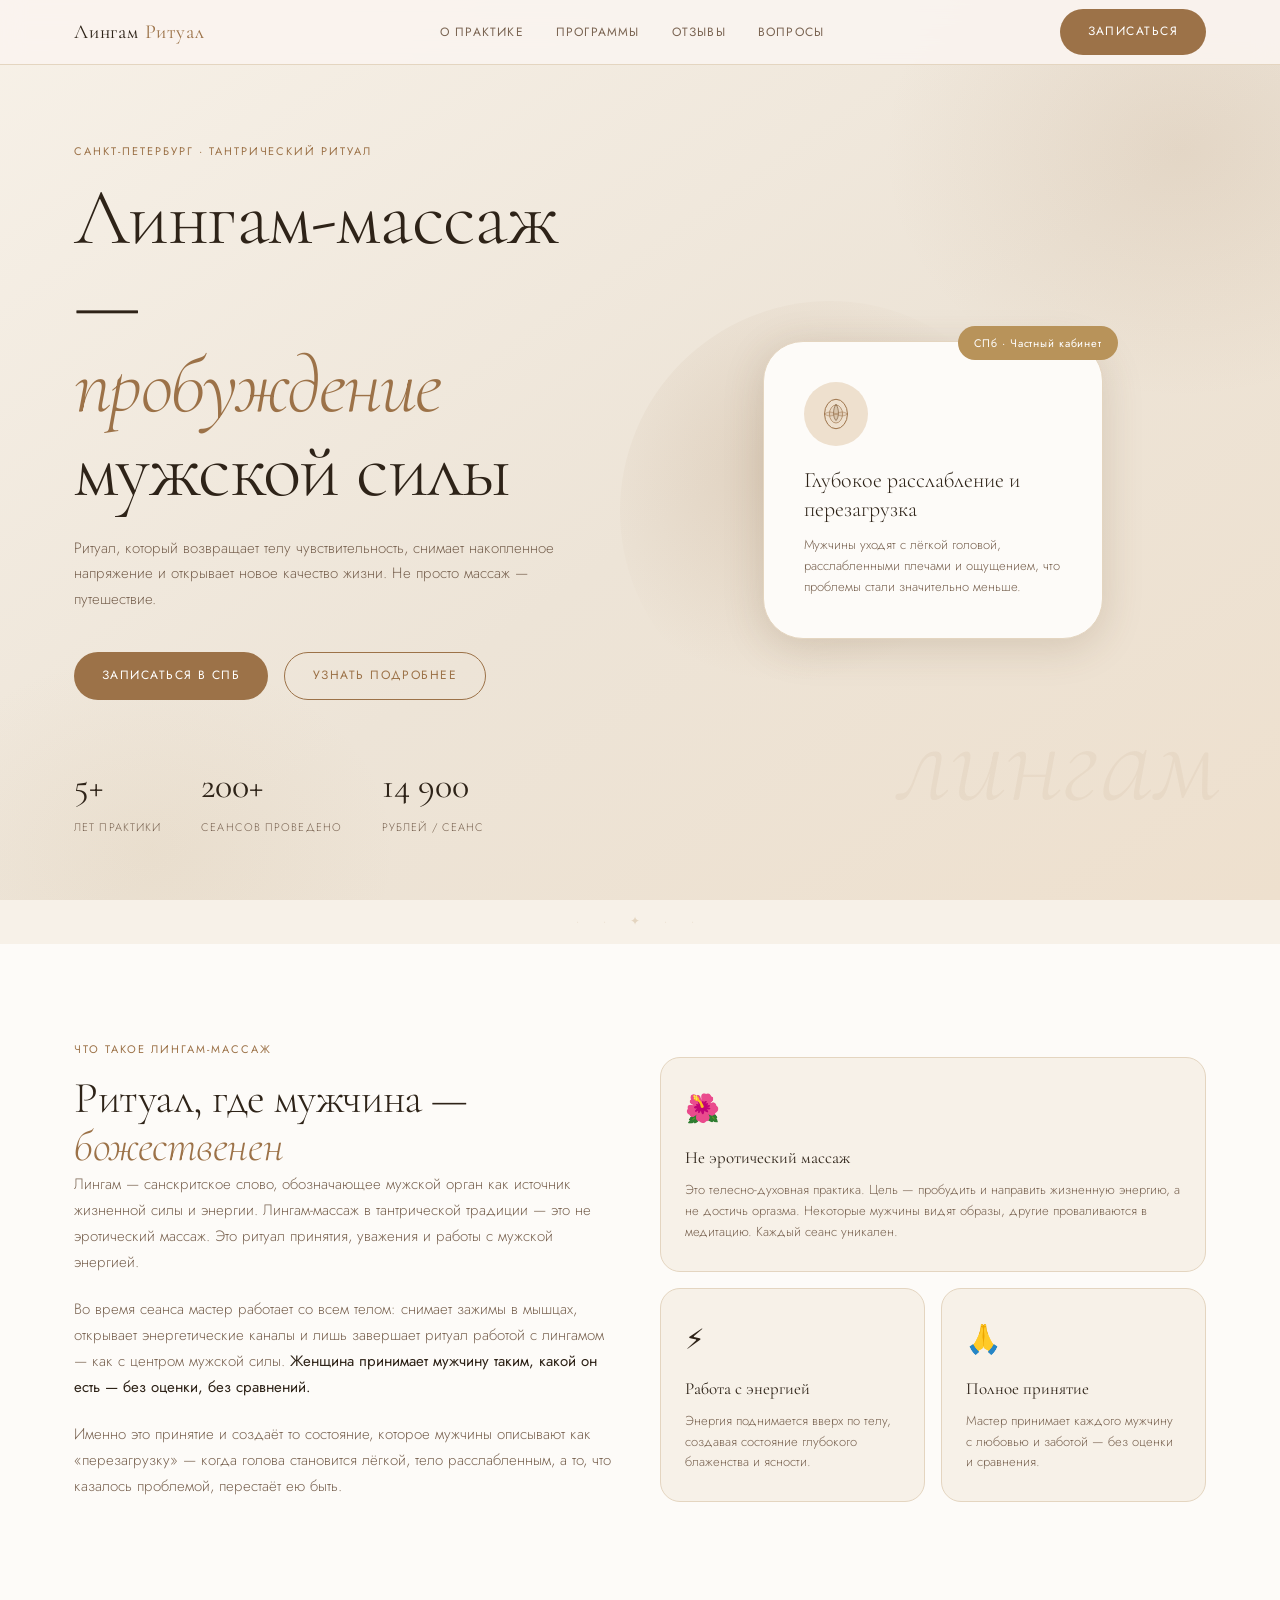
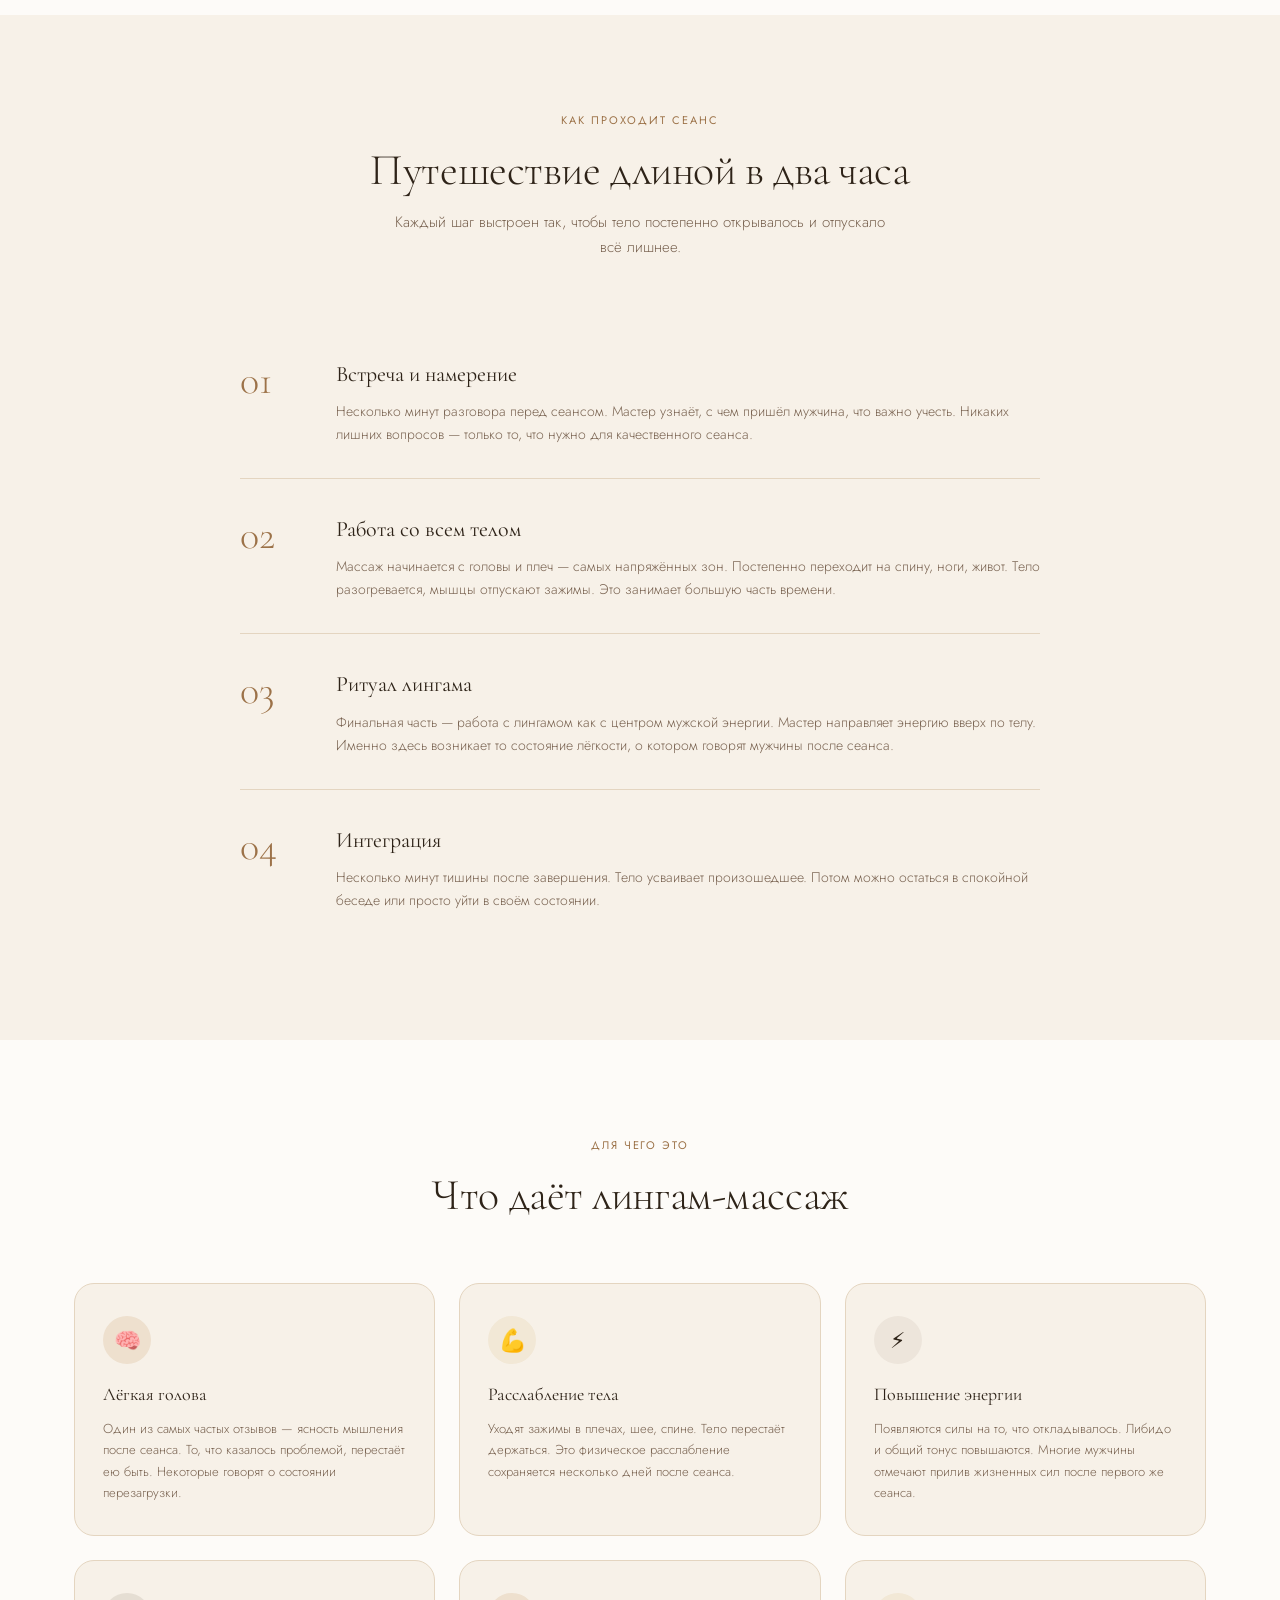
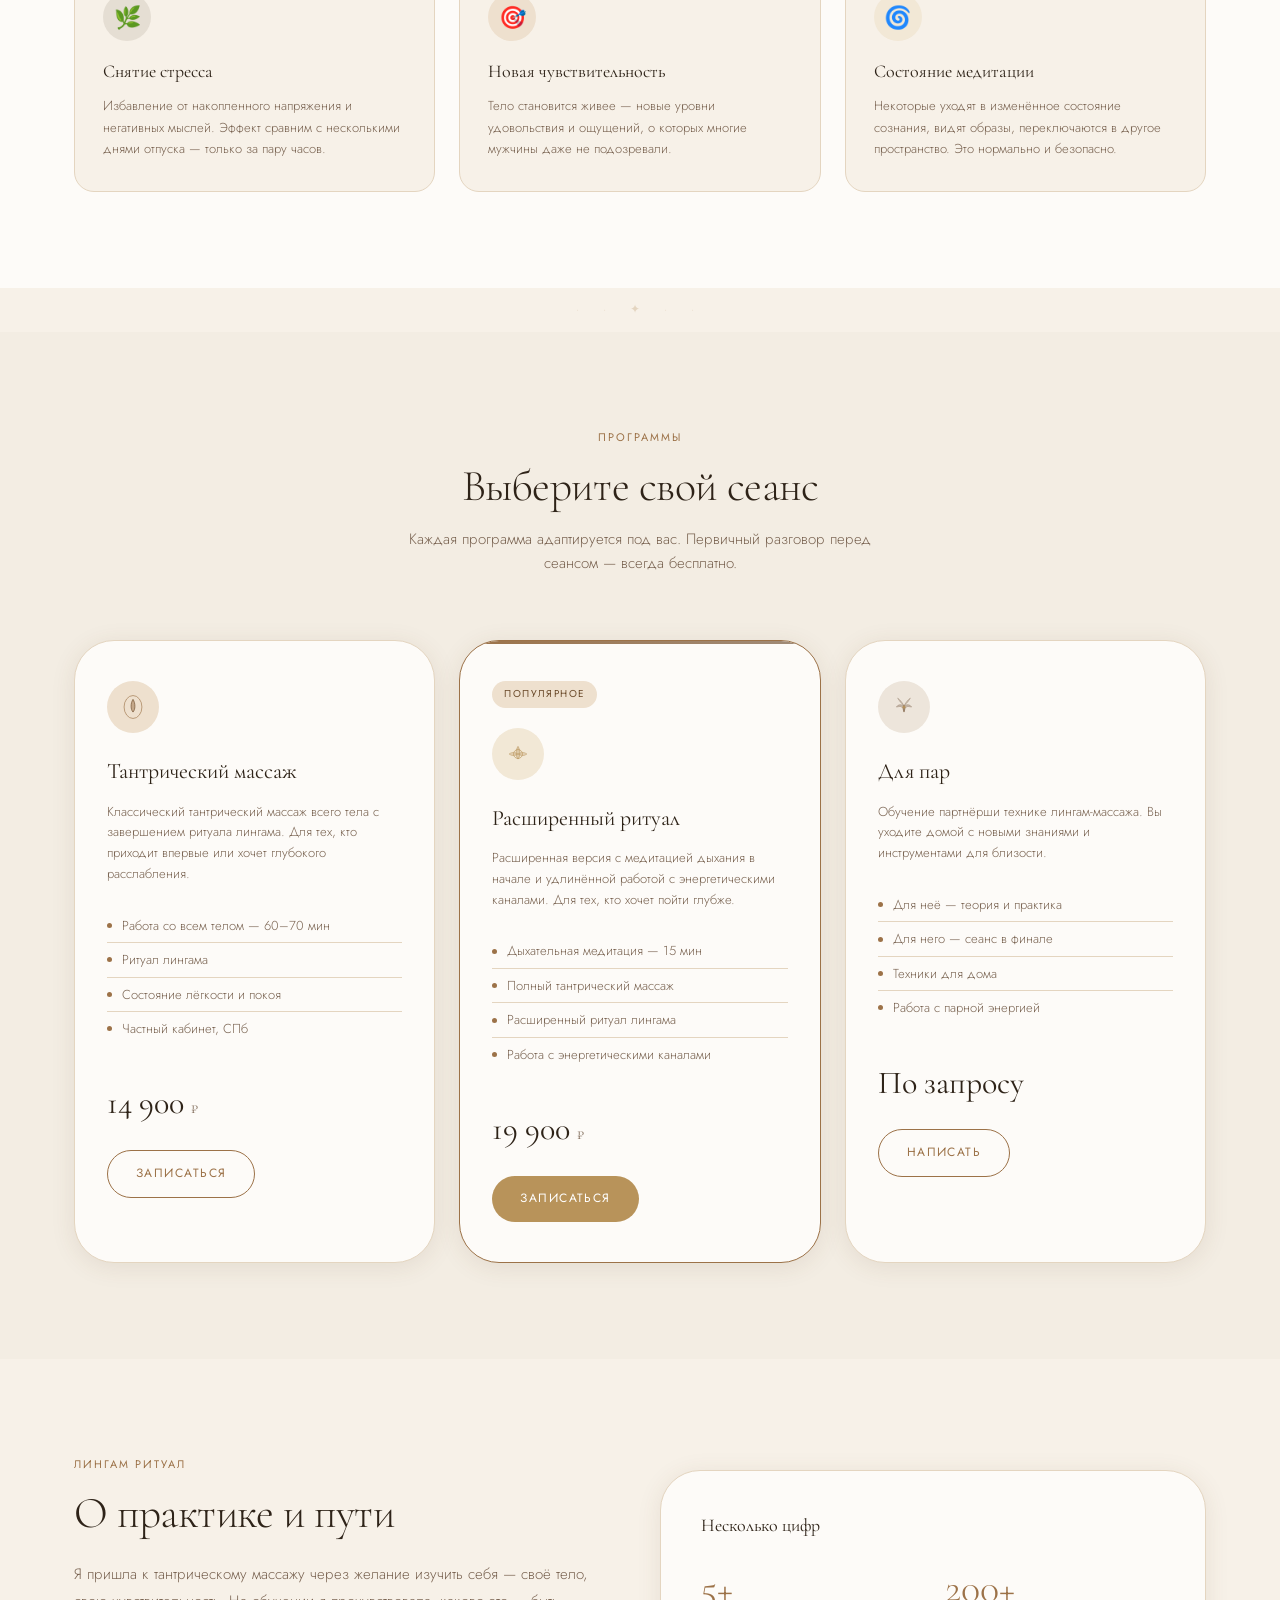
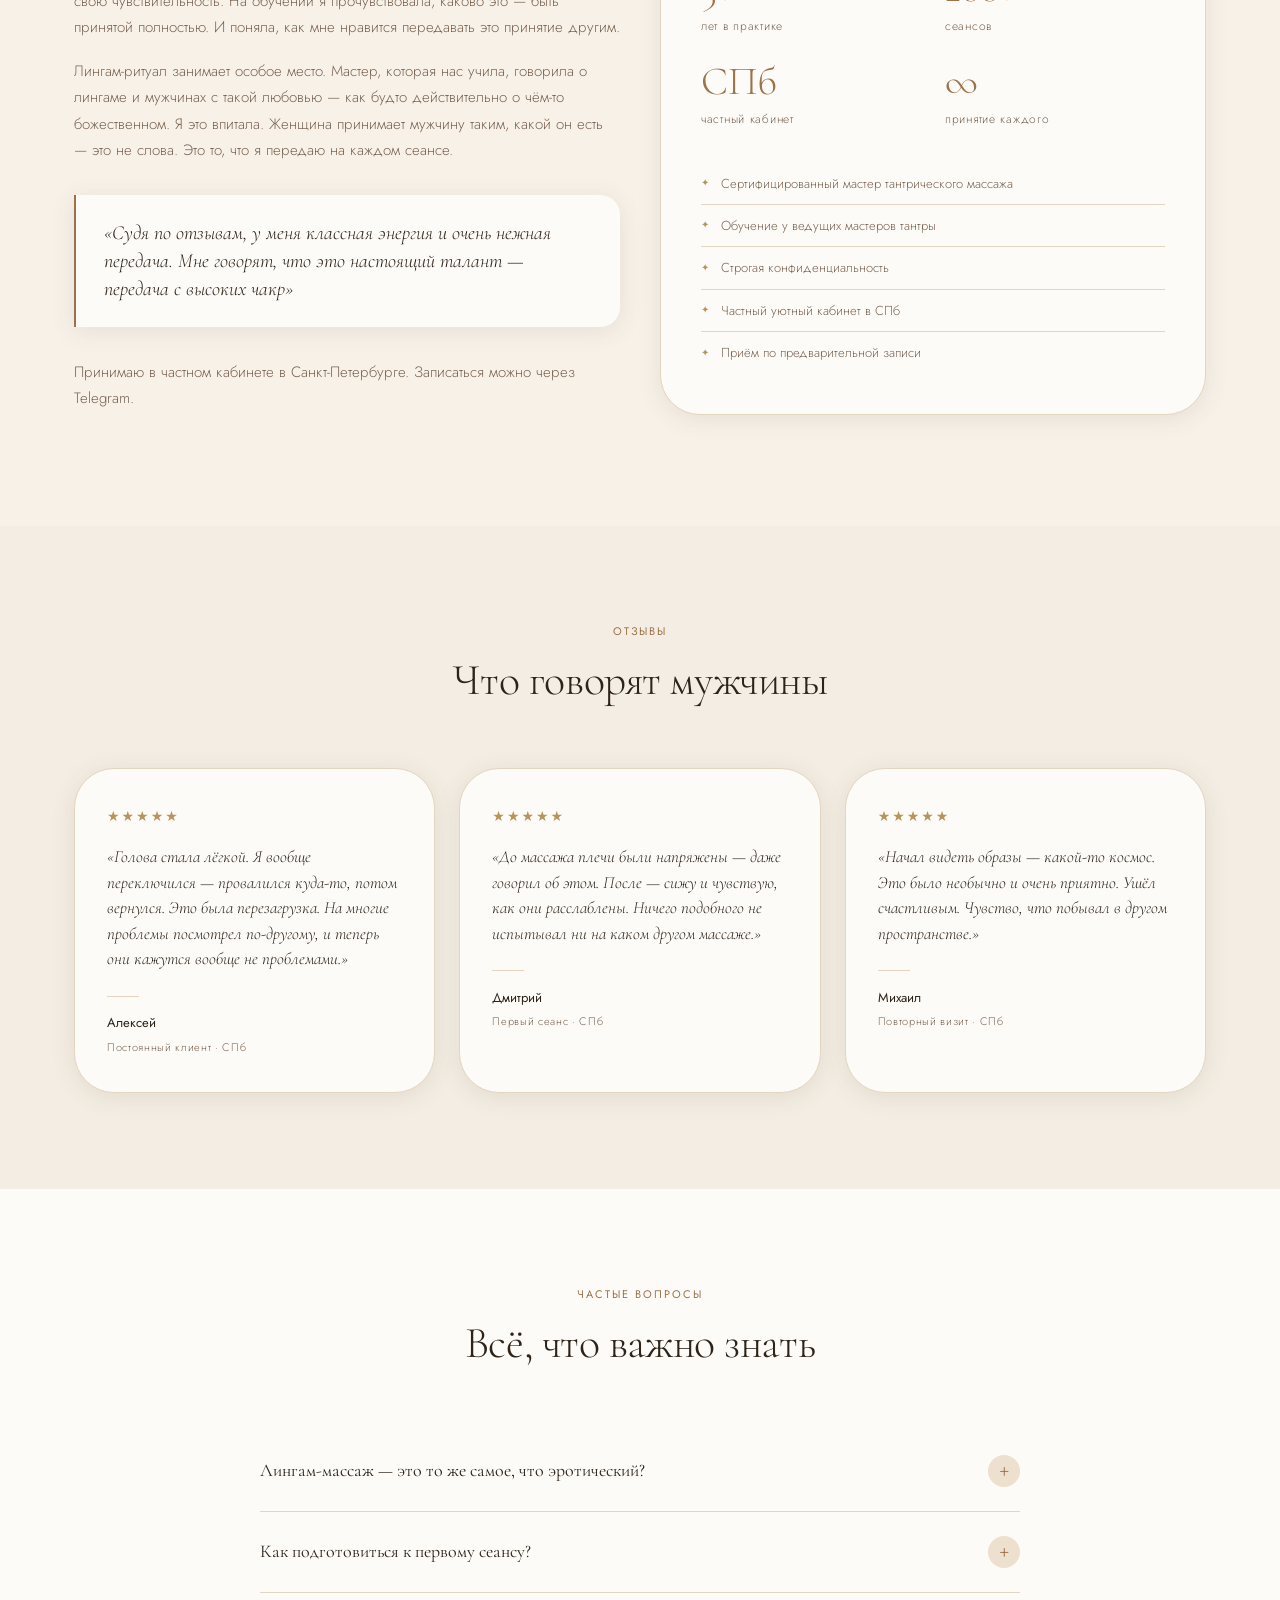
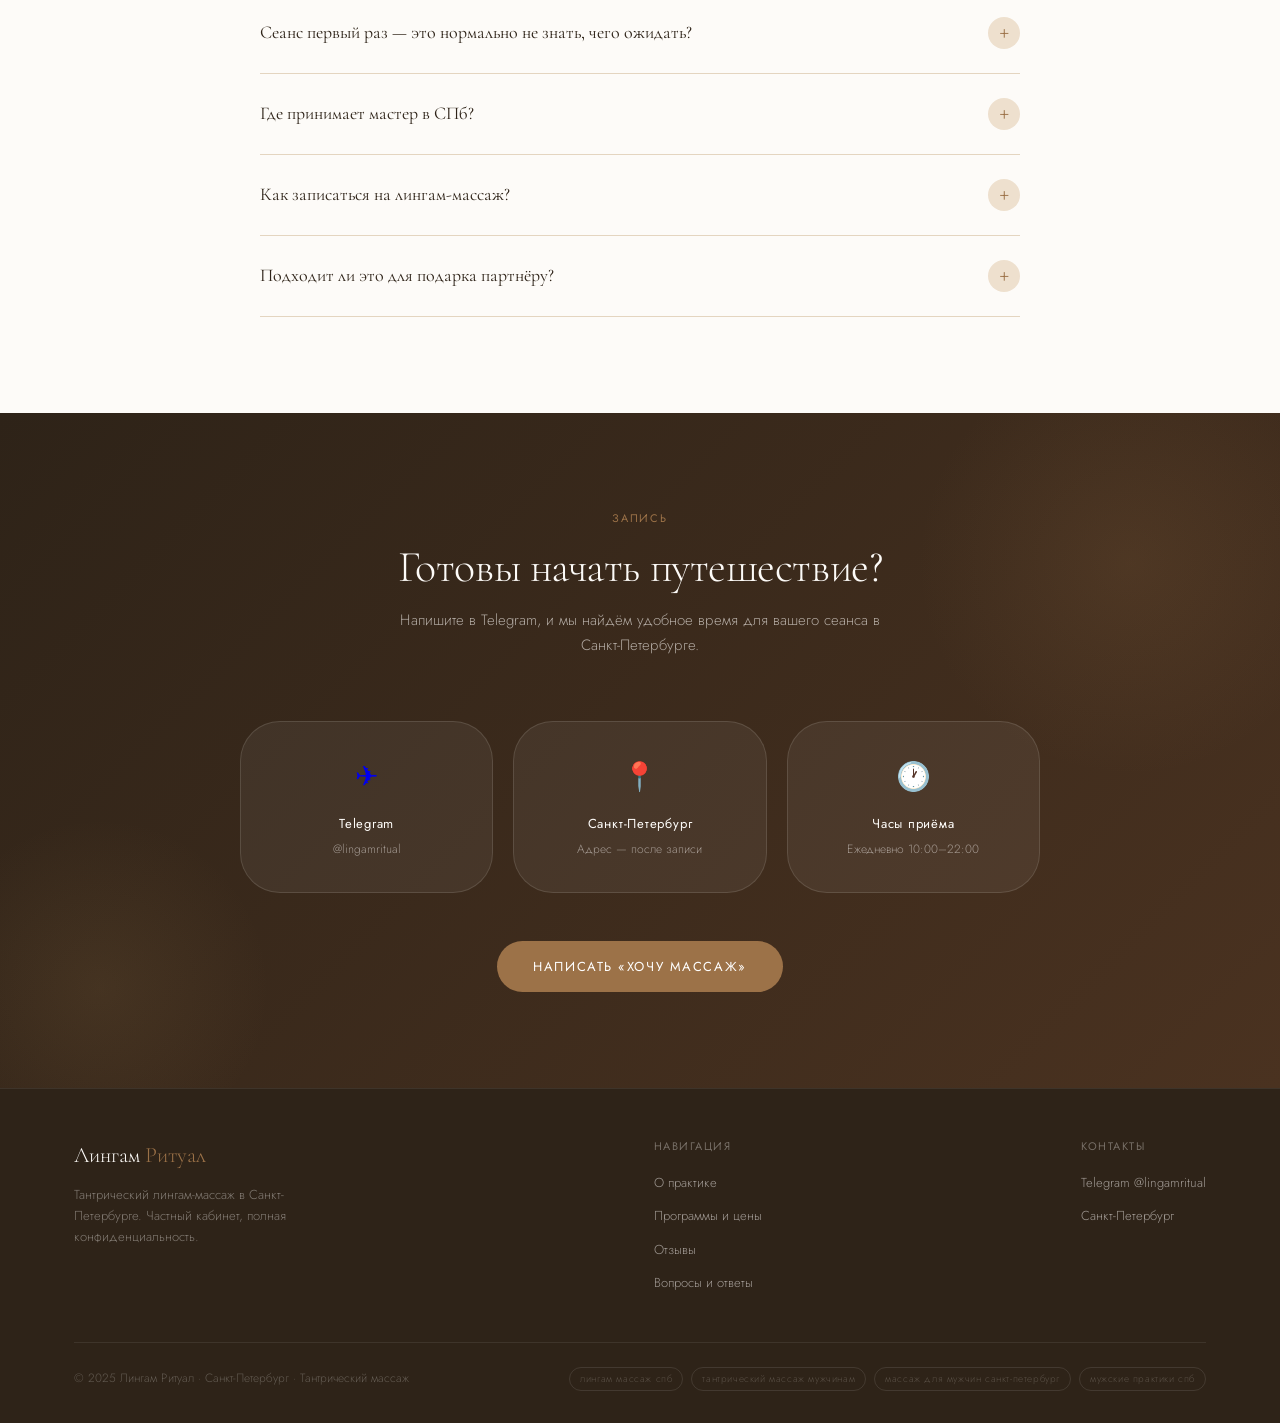
<file: lingam_ritual_v2.html>
<!DOCTYPE html>
<html lang="ru">
<head>
<meta charset="UTF-8">
<meta name="viewport" content="width=device-width, initial-scale=1.0">

<!-- SEO -->
<title>Лингам-массаж в Санкт-Петербурге — тантрический ритуал для мужчин | Лингам Ритуал</title>
<meta name="description" content="Лингам-массаж в СПб — тантрический ритуал пробуждения мужской энергии. Профессиональный мастер, частный кабинет, глубокое расслабление и перезагрузка. Запись онлайн.">
<meta name="keywords" content="лингам массаж спб, лингам массаж санкт-петербург, тантрический массаж для мужчин спб, мужской тантрический массаж петербург, интимный массаж спб, массаж лингама, мужские практики спб">
<meta name="robots" content="index, follow">
<link rel="canonical" href="https://lingamritual.ru">

<!-- OG -->
<meta property="og:title" content="Лингам-массаж в СПб — тантрический ритуал для мужчин">
<meta property="og:description" content="Глубокое расслабление, перезагрузка, пробуждение чувствительности. Профессиональный мастер в Санкт-Петербурге.">
<meta property="og:type" content="website">
<meta property="og:locale" content="ru_RU">

<!-- Fonts -->
<link rel="preconnect" href="https://fonts.googleapis.com">
<link rel="preconnect" href="https://fonts.gstatic.com" crossorigin>
<link href="https://fonts.googleapis.com/css2?family=Cormorant+Garamond:ital,wght@0,300;0,400;0,500;1,300;1,400&family=Jost:wght@200;300;400;500&display=swap" rel="stylesheet">

<!-- Schema.org -->
<script type="application/ld+json">
{
  "@context": "https://schema.org",
  "@type": "LocalBusiness",
  "name": "Лингам Ритуал",
  "description": "Тантрический лингам-массаж для мужчин в Санкт-Петербурге",
  "url": "https://lingamritual.ru",
  "telephone": "",
  "address": {
    "@type": "PostalAddress",
    "addressLocality": "Санкт-Петербург",
    "addressCountry": "RU"
  },
  "priceRange": "₽₽",
  "openingHours": "Mo-Su 10:00-22:00"
}
</script>

<style>
/* ============================================================
   DESIGN SYSTEM — Linen & Umber Light Theme
   Beige · Milk · Warm Brown
   ============================================================ */
:root {
  /* Акцент — тёплый янтарно-коричневый */
  --rose:     #9C7248;   /* главный акцент: янтарь/умбра */
  --rose-lt:  #EEE0CE;   /* светлый фон акцента */
  --rose-dk:  #6B4A2A;   /* тёмный акцент, hover */
  --blush:    #DFD0BB;   /* мягкий беж */

  /* Вторичный — тёплый тауп/мокко */
  --mauve:    #A08C7A;
  --mauve-lt: #EDE5DB;

  /* Gold — тот же, чуть теплее */
  --gold:     #B8935A;
  --gold-lt:  #F2E8D6;

  /* Нейтральные */
  --sage:     #C4B9AB;
  --sage-dk:  #8A7568;

  /* Поверхности — молоко, сливки, льняной */
  --cream:    #F7F1E8;   /* основной фон страницы */
  --sand:     #E4D5C0;   /* разделители, бордеры */
  --mist:     #F3EDE3;   /* альтернативный фон секций */
  --white:    #FDFBF8;   /* карточки, белое */
  --linen:    #EDE4D7;   /* дополнительный фон */

  /* Текст */
  --ink:      #2E2318;   /* тёмно-коричневый, почти чёрный */
  --ink-md:   #7A6452;   /* средне-коричневый */

  --font-display: 'Cormorant Garamond', Georgia, serif;
  --font-body:    'Jost', system-ui, sans-serif;

  --r-xs:   4px;
  --r-s:    12px;
  --r-m:    20px;
  --r-l:    40px;
  --r-pill: 100px;

  --shadow:       0 4px 24px rgba(100,70,40,0.10);
  --shadow-hover: 0 8px 40px rgba(100,70,40,0.18);

  --section: 96px;
}

*, *::before, *::after { box-sizing: border-box; margin: 0; padding: 0; }

html { scroll-behavior: smooth; }

body {
  background: var(--cream);
  color: var(--ink);
  font-family: var(--font-body);
  font-weight: 300;
  font-size: 14px;
  line-height: 1.65;
  -webkit-font-smoothing: antialiased;
}

/* ============================================================
   SCROLL REVEAL
   ============================================================ */
.reveal {
  opacity: 0;
  transform: translateY(28px);
  transition: opacity 0.7s cubic-bezier(0.16,1,0.3,1), transform 0.7s cubic-bezier(0.16,1,0.3,1);
}
.reveal.visible { opacity: 1; transform: translateY(0); }
.reveal-delay-1 { transition-delay: 0.1s; }
.reveal-delay-2 { transition-delay: 0.2s; }
.reveal-delay-3 { transition-delay: 0.3s; }
.reveal-delay-4 { transition-delay: 0.4s; }

/* ============================================================
   TYPOGRAPHY
   ============================================================ */
h1, h2, h3 { font-family: var(--font-display); font-weight: 300; line-height: 1.1; }
h1 { font-size: clamp(40px, 7vw, 72px); letter-spacing: -0.02em; }
h2 { font-size: clamp(28px, 4vw, 44px); letter-spacing: -0.01em; }
h3 { font-size: clamp(20px, 2.5vw, 26px); }

.eyebrow {
  font-family: var(--font-body);
  font-size: 11px;
  font-weight: 400;
  letter-spacing: 0.18em;
  text-transform: uppercase;
  color: var(--rose);
  display: block;
  margin-bottom: 16px;
}

/* ============================================================
   LAYOUT UTILITIES
   ============================================================ */
.container { max-width: 1180px; margin: 0 auto; padding: 0 24px; }
.section { padding: var(--section) 0; }

.grid-2 { display: grid; grid-template-columns: 1fr 1fr; gap: 40px; align-items: center; }
.grid-3 { display: grid; grid-template-columns: repeat(3, 1fr); gap: 24px; }
.grid-4 { display: grid; grid-template-columns: repeat(4, 1fr); gap: 20px; }

/* ============================================================
   BUTTONS
   ============================================================ */
.btn {
  display: inline-flex;
  align-items: center;
  gap: 8px;
  padding: 13px 28px;
  border-radius: var(--r-pill);
  font-family: var(--font-body);
  font-size: 12px;
  font-weight: 400;
  letter-spacing: 0.12em;
  text-transform: uppercase;
  cursor: pointer;
  border: none;
  text-decoration: none;
  transition: all 0.3s cubic-bezier(0.34, 1.56, 0.64, 1);
}
.btn-primary { background: var(--rose); color: #fff; }
.btn-primary:hover { background: var(--rose-dk); transform: translateY(-2px); box-shadow: 0 6px 24px rgba(156,114,72,0.35); }
.btn-outline { background: transparent; color: var(--rose); border: 1px solid var(--rose); }
.btn-outline:hover { background: var(--rose-lt); transform: translateY(-2px); }
.btn-gold { background: var(--gold); color: #fff; }
.btn-gold:hover { background: #b8944f; transform: translateY(-2px); box-shadow: 0 6px 24px rgba(184,147,90,0.35); }

/* ============================================================
   NAVIGATION
   ============================================================ */
nav {
  position: fixed;
  top: 0; left: 0; right: 0;
  z-index: 100;
  background: rgba(250,244,239,0.92);
  backdrop-filter: blur(12px);
  -webkit-backdrop-filter: blur(12px);
  border-bottom: 0.5px solid var(--sand);
  transition: all 0.3s;
}
.nav-inner {
  display: flex;
  align-items: center;
  justify-content: space-between;
  height: 64px;
}
.nav-logo {
  font-family: var(--font-display);
  font-size: 20px;
  font-weight: 400;
  color: var(--ink);
  text-decoration: none;
  letter-spacing: 0.04em;
}
.nav-logo span { color: var(--rose); }
.nav-links {
  display: flex;
  gap: 32px;
  list-style: none;
}
.nav-links a {
  font-size: 12px;
  font-weight: 400;
  letter-spacing: 0.1em;
  text-transform: uppercase;
  color: var(--ink-md);
  text-decoration: none;
  transition: color 0.2s;
}
.nav-links a:hover { color: var(--rose); }
.nav-cta { display: flex; gap: 12px; align-items: center; }

/* ============================================================
   HERO
   ============================================================ */
.hero {
  min-height: 100vh;
  display: flex;
  align-items: center;
  padding-top: 80px;
  position: relative;
  overflow: hidden;
  background: linear-gradient(145deg, var(--cream) 0%, #EDE4D7 55%, var(--rose-lt) 100%);
}
.hero-bg-ellipse-1 {
  position: absolute;
  top: -100px; right: -200px;
  width: 600px; height: 500px;
  background: radial-gradient(ellipse, rgba(156,114,72,0.12) 0%, transparent 70%);
  pointer-events: none;
}
.hero-bg-ellipse-2 {
  position: absolute;
  bottom: -150px; left: -100px;
  width: 500px; height: 400px;
  background: radial-gradient(ellipse, rgba(184,147,90,0.08) 0%, transparent 70%);
  pointer-events: none;
}
.hero-ghost {
  position: absolute;
  bottom: 40px; right: 60px;
  font-family: var(--font-display);
  font-size: 120px;
  font-weight: 300;
  font-style: italic;
  color: rgba(156,114,72,0.07);
  pointer-events: none;
  user-select: none;
  white-space: nowrap;
}
.hero-content { position: relative; z-index: 2; }
.hero-text { max-width: 600px; }
.hero-title {
  font-family: var(--font-display);
  font-size: clamp(44px, 7vw, 80px);
  font-weight: 300;
  line-height: 1.05;
  letter-spacing: -0.02em;
  color: var(--ink);
  margin-bottom: 24px;
}
.hero-title em { font-style: italic; color: var(--rose); }
.hero-subtitle {
  font-size: 15px;
  font-weight: 300;
  line-height: 1.7;
  color: var(--ink-md);
  max-width: 480px;
  margin-bottom: 40px;
}
.hero-cta-group { display: flex; gap: 16px; flex-wrap: wrap; margin-bottom: 56px; }
.hero-stats { display: flex; gap: 40px; flex-wrap: wrap; }
.hero-stat-num {
  font-family: var(--font-display);
  font-size: 36px;
  font-weight: 400;
  color: var(--ink);
  display: block;
}
.hero-stat-label {
  font-size: 11px;
  font-weight: 300;
  letter-spacing: 0.1em;
  color: var(--ink-md);
  text-transform: uppercase;
}
.hero-visual {
  position: relative;
  display: flex;
  justify-content: center;
  align-items: center;
}
.hero-card-float {
  background: var(--white);
  border-radius: var(--r-l);
  padding: 40px;
  box-shadow: var(--shadow-hover);
  border: 0.5px solid var(--sand);
  max-width: 340px;
  position: relative;
}
.hero-card-icon {
  width: 64px; height: 64px;
  background: var(--rose-lt);
  border-radius: 50%;
  display: flex;
  align-items: center;
  justify-content: center;
  margin-bottom: 20px;
}
.hero-card-text {
  font-family: var(--font-display);
  font-size: 22px;
  font-weight: 300;
  line-height: 1.3;
  color: var(--ink);
  margin-bottom: 12px;
}
.hero-card-desc {
  font-size: 13px;
  color: var(--ink-md);
  line-height: 1.6;
}
.hero-badge {
  position: absolute;
  top: -16px; right: -16px;
  background: var(--gold);
  color: #fff;
  font-size: 11px;
  font-weight: 400;
  letter-spacing: 0.08em;
  padding: 8px 16px;
  border-radius: var(--r-pill);
  white-space: nowrap;
}
.orbs {
  position: absolute;
  top: -40px; left: -40px;
  width: 420px; height: 420px;
  background: radial-gradient(ellipse at 40% 40%, rgba(156,114,72,0.18) 0%, transparent 60%);
  border-radius: 50%;
  pointer-events: none;
}

/* ============================================================
   WHAT IS LINGAM
   ============================================================ */
.what-section { background: var(--white); }
.what-text { max-width: 560px; }
.what-text p { font-size: 15px; line-height: 1.75; color: var(--ink-md); margin-bottom: 20px; }
.what-text p strong { color: var(--ink); font-weight: 400; }
.what-visual {
  display: grid;
  grid-template-columns: 1fr 1fr;
  gap: 16px;
}
.what-card {
  background: var(--cream);
  border-radius: var(--r-m);
  padding: 28px 24px;
  border: 0.5px solid var(--sand);
  transition: all 0.3s;
}
.what-card:hover { box-shadow: var(--shadow); transform: translateY(-3px); }
.what-card-icon { font-size: 28px; margin-bottom: 12px; }
.what-card-title {
  font-family: var(--font-display);
  font-size: 17px;
  font-weight: 400;
  color: var(--ink);
  margin-bottom: 8px;
}
.what-card p { font-size: 13px; color: var(--ink-md); line-height: 1.6; }

/* ============================================================
   HOW IT GOES
   ============================================================ */
.how-section { background: var(--cream); }
.section-header { text-align: center; margin-bottom: 64px; }
.section-header h2 { margin-bottom: 16px; }
.section-header p { font-size: 15px; color: var(--ink-md); max-width: 500px; margin: 0 auto; }
.steps { display: flex; flex-direction: column; gap: 0; max-width: 800px; margin: 0 auto; }
.step {
  display: grid;
  grid-template-columns: 64px 1fr;
  gap: 32px;
  padding: 32px 0;
  border-bottom: 0.5px solid var(--sand);
  align-items: start;
}
.step:last-child { border-bottom: none; }
.step-num {
  font-family: var(--font-display);
  font-size: 40px;
  font-weight: 300;
  color: var(--rose);
  line-height: 1;
  padding-top: 4px;
}
.step-title {
  font-family: var(--font-display);
  font-size: 22px;
  font-weight: 400;
  color: var(--ink);
  margin-bottom: 8px;
}
.step p { font-size: 14px; color: var(--ink-md); line-height: 1.65; }

/* ============================================================
   PROGRAMS
   ============================================================ */
.programs-section { background: var(--mist); }
.program-cards { display: grid; grid-template-columns: repeat(3, 1fr); gap: 24px; }
.program-card {
  background: var(--white);
  border-radius: var(--r-l);
  padding: 40px 32px;
  border: 0.5px solid var(--sand);
  box-shadow: var(--shadow);
  transition: all 0.35s cubic-bezier(0.16,1,0.3,1);
  position: relative;
  overflow: hidden;
}
.program-card::before {
  content: '';
  position: absolute;
  top: 0; left: 0; right: 0;
  height: 3px;
  background: linear-gradient(90deg, var(--rose), var(--mauve));
  opacity: 0;
  transition: opacity 0.3s;
}
.program-card:hover { box-shadow: var(--shadow-hover); transform: translateY(-6px); }
.program-card:hover::before { opacity: 1; }
.program-card.featured { border-color: var(--rose); }
.program-card.featured::before { opacity: 1; }
.program-featured-badge {
  background: var(--rose-lt);
  color: var(--rose-dk);
  font-size: 10px;
  font-weight: 400;
  letter-spacing: 0.14em;
  text-transform: uppercase;
  padding: 5px 12px;
  border-radius: var(--r-pill);
  display: inline-block;
  margin-bottom: 20px;
}
.program-icon {
  width: 52px; height: 52px;
  border-radius: 50%;
  display: flex;
  align-items: center;
  justify-content: center;
  margin-bottom: 20px;
}
.program-icon.rose-bg { background: var(--rose-lt); }
.program-icon.gold-bg { background: var(--gold-lt); }
.program-icon.mauve-bg { background: var(--mauve-lt); }
.program-title {
  font-family: var(--font-display);
  font-size: 22px;
  font-weight: 400;
  color: var(--ink);
  margin-bottom: 12px;
}
.program-desc { font-size: 13px; color: var(--ink-md); line-height: 1.6; margin-bottom: 24px; }
.program-features { list-style: none; margin-bottom: 32px; }
.program-features li {
  font-size: 13px;
  color: var(--ink-md);
  padding: 6px 0;
  border-bottom: 0.5px solid var(--sand);
  display: flex;
  align-items: center;
  gap: 10px;
}
.program-features li:last-child { border-bottom: none; }
.program-features li::before {
  content: '';
  width: 5px; height: 5px;
  border-radius: 50%;
  background: var(--rose);
  flex-shrink: 0;
}
.program-price {
  font-family: var(--font-display);
  font-size: 32px;
  font-weight: 400;
  color: var(--ink);
  margin-bottom: 20px;
}
.program-price span { font-size: 16px; color: var(--ink-md); font-weight: 300; }

/* ============================================================
   BENEFITS
   ============================================================ */
.benefits-section { background: var(--white); }
.benefits-grid { display: grid; grid-template-columns: repeat(3, 1fr); gap: 24px; }
.benefit-card {
  background: var(--cream);
  border-radius: var(--r-m);
  padding: 32px 28px;
  border: 0.5px solid var(--sand);
  transition: all 0.3s;
}
.benefit-card:hover { box-shadow: var(--shadow); transform: translateY(-3px); }
.benefit-icon {
  width: 48px; height: 48px;
  border-radius: 50%;
  display: flex; align-items: center; justify-content: center;
  margin-bottom: 16px;
  font-size: 22px;
}
.benefit-title {
  font-family: var(--font-display);
  font-size: 18px;
  font-weight: 400;
  color: var(--ink);
  margin-bottom: 8px;
}
.benefit-card p { font-size: 13px; color: var(--ink-md); line-height: 1.65; }

/* ============================================================
   ABOUT
   ============================================================ */
.about-section { background: var(--cream); }
.about-text h2 { margin-bottom: 24px; }
.about-text p { font-size: 15px; color: var(--ink-md); line-height: 1.75; margin-bottom: 18px; }
.about-quote {
  background: var(--white);
  border-left: 2px solid var(--rose);
  padding: 24px 28px;
  border-radius: 0 var(--r-m) var(--r-m) 0;
  margin: 32px 0;
  font-family: var(--font-display);
  font-size: 20px;
  font-style: italic;
  font-weight: 300;
  color: var(--ink);
  line-height: 1.4;
  box-shadow: var(--shadow);
}
.about-stats {
  background: var(--white);
  border-radius: var(--r-l);
  padding: 40px;
  box-shadow: var(--shadow);
  border: 0.5px solid var(--sand);
}
.about-stats-title {
  font-family: var(--font-display);
  font-size: 18px;
  font-weight: 400;
  color: var(--ink);
  margin-bottom: 28px;
}
.stats-grid { display: grid; grid-template-columns: 1fr 1fr; gap: 24px; margin-bottom: 32px; }
.stat-item {}
.stat-num {
  font-family: var(--font-display);
  font-size: 40px;
  font-weight: 300;
  color: var(--rose);
  display: block;
  line-height: 1;
  margin-bottom: 6px;
}
.stat-label { font-size: 12px; font-weight: 300; color: var(--ink-md); letter-spacing: 0.06em; }
.features-list { list-style: none; }
.features-list li {
  font-size: 13px;
  color: var(--ink-md);
  padding: 10px 0;
  border-bottom: 0.5px solid var(--sand);
  display: flex;
  align-items: center;
  gap: 12px;
}
.features-list li:last-child { border-bottom: none; }
.features-list li::before {
  content: '✦';
  color: var(--gold);
  font-size: 10px;
  flex-shrink: 0;
}

/* ============================================================
   REVIEWS
   ============================================================ */
.reviews-section { background: var(--mist); }
.reviews-grid { display: grid; grid-template-columns: repeat(3, 1fr); gap: 24px; }
.review-card {
  background: var(--white);
  border-radius: var(--r-l);
  padding: 36px 32px;
  box-shadow: var(--shadow);
  border: 0.5px solid var(--sand);
  transition: all 0.3s;
  position: relative;
}
.review-card:hover { box-shadow: var(--shadow-hover); transform: translateY(-3px); }
.review-stars { color: var(--gold); font-size: 14px; margin-bottom: 16px; letter-spacing: 2px; }
.review-text {
  font-family: var(--font-display);
  font-size: 17px;
  font-weight: 300;
  font-style: italic;
  color: var(--ink);
  line-height: 1.5;
  margin-bottom: 24px;
}
.review-divider { width: 32px; height: 0.5px; background: var(--sand); margin-bottom: 16px; }
.review-name { font-size: 13px; font-weight: 400; color: var(--ink); margin-bottom: 4px; }
.review-context { font-size: 11px; font-weight: 300; color: var(--ink-md); letter-spacing: 0.06em; }

/* ============================================================
   FAQ
   ============================================================ */
.faq-section { background: var(--white); }
.faq-list { max-width: 760px; margin: 0 auto; }
.faq-item {
  border-bottom: 0.5px solid var(--sand);
}
.faq-q {
  display: flex;
  justify-content: space-between;
  align-items: center;
  padding: 24px 0;
  cursor: pointer;
  gap: 24px;
}
.faq-q-text {
  font-family: var(--font-display);
  font-size: 18px;
  font-weight: 400;
  color: var(--ink);
}
.faq-toggle {
  width: 32px; height: 32px;
  border-radius: 50%;
  background: var(--rose-lt);
  display: flex; align-items: center; justify-content: center;
  flex-shrink: 0;
  transition: all 0.3s;
  color: var(--rose);
  font-size: 18px;
  font-weight: 300;
}
.faq-item.open .faq-toggle { background: var(--rose); color: #fff; transform: rotate(45deg); }
.faq-a {
  font-size: 14px;
  color: var(--ink-md);
  line-height: 1.7;
  max-height: 0;
  overflow: hidden;
  transition: max-height 0.4s ease, padding-bottom 0.4s;
}
.faq-item.open .faq-a { max-height: 300px; padding-bottom: 24px; }

/* ============================================================
   CONTACT
   ============================================================ */
.contact-section {
  background: linear-gradient(135deg, #2E2318 0%, #4A3220 100%);
  position: relative;
  overflow: hidden;
}
.contact-bg-orb {
  position: absolute;
  top: -100px; right: -100px;
  width: 500px; height: 500px;
  background: radial-gradient(ellipse, rgba(156,114,72,0.15) 0%, transparent 60%);
  pointer-events: none;
}
.contact-bg-orb-2 {
  position: absolute;
  bottom: -100px; left: -100px;
  width: 400px; height: 400px;
  background: radial-gradient(ellipse, rgba(184,147,90,0.10) 0%, transparent 60%);
  pointer-events: none;
}
.contact-inner { position: relative; z-index: 2; }
.contact-section .eyebrow { color: var(--rose); }
.contact-section h2 { color: var(--white); margin-bottom: 16px; }
.contact-section .section-header p { color: rgba(253,250,247,0.6); }
.contact-cards { display: grid; grid-template-columns: repeat(3, 1fr); gap: 20px; max-width: 800px; margin: 0 auto 48px; }
.contact-card {
  background: rgba(253,250,247,0.06);
  border: 0.5px solid rgba(253,250,247,0.12);
  border-radius: var(--r-l);
  padding: 32px 24px;
  text-align: center;
  transition: all 0.3s;
  text-decoration: none;
}
.contact-card:hover { background: rgba(156,114,72,0.12); border-color: rgba(212,129,154,0.3); transform: translateY(-3px); }
.contact-card-icon { font-size: 28px; margin-bottom: 12px; }
.contact-card-title { font-size: 13px; font-weight: 400; color: var(--white); letter-spacing: 0.06em; margin-bottom: 6px; }
.contact-card-handle { font-size: 12px; font-weight: 300; color: rgba(253,250,247,0.5); }
.contact-cta-group { display: flex; justify-content: center; gap: 16px; flex-wrap: wrap; }

/* ============================================================
   FOOTER
   ============================================================ */
footer {
  background: var(--ink);
  border-top: 0.5px solid rgba(253,250,247,0.08);
  padding: 48px 0 32px;
}
.footer-inner { display: flex; justify-content: space-between; align-items: flex-start; flex-wrap: wrap; gap: 32px; }
.footer-logo {
  font-family: var(--font-display);
  font-size: 22px;
  font-weight: 300;
  color: var(--white);
  margin-bottom: 12px;
}
.footer-logo span { color: var(--rose); }
.footer-desc { font-size: 13px; color: rgba(253,250,247,0.4); line-height: 1.6; max-width: 260px; }
.footer-links h4 {
  font-size: 11px;
  font-weight: 400;
  letter-spacing: 0.14em;
  text-transform: uppercase;
  color: rgba(253,250,247,0.35);
  margin-bottom: 16px;
}
.footer-links ul { list-style: none; display: flex; flex-direction: column; gap: 10px; }
.footer-links a { font-size: 13px; color: rgba(253,250,247,0.55); text-decoration: none; transition: color 0.2s; }
.footer-links a:hover { color: var(--rose); }
.footer-bottom {
  margin-top: 48px;
  padding-top: 24px;
  border-top: 0.5px solid rgba(253,250,247,0.08);
  display: flex;
  justify-content: space-between;
  align-items: center;
  flex-wrap: wrap;
  gap: 12px;
}
.footer-copy { font-size: 12px; color: rgba(253,250,247,0.25); }
.footer-seo-tags { display: flex; gap: 8px; flex-wrap: wrap; }
.footer-seo-tag {
  font-size: 10px;
  font-weight: 300;
  letter-spacing: 0.06em;
  color: rgba(253,250,247,0.2);
  padding: 3px 10px;
  border: 0.5px solid rgba(253,250,247,0.1);
  border-radius: var(--r-pill);
  text-decoration: none;
}
.footer-seo-tag:hover { color: rgba(253,250,247,0.4); border-color: rgba(253,250,247,0.25); }

/* ============================================================
   DIVIDER
   ============================================================ */
.ornament { text-align: center; color: var(--sand); letter-spacing: 10px; font-size: 12px; padding: 12px 0; }

/* ============================================================
   MOBILE HAMBURGER
   ============================================================ */
.nav-toggle {
  display: none;
  background: none;
  border: none;
  cursor: pointer;
  width: 32px; height: 32px;
  flex-direction: column;
  justify-content: center;
  gap: 5px;
}
.nav-toggle span {
  display: block;
  height: 1px;
  background: var(--ink);
  transition: all 0.3s;
}

/* ============================================================
   RESPONSIVE
   ============================================================ */
@media (max-width: 900px) {
  .grid-2, .program-cards, .benefits-grid, .reviews-grid, .contact-cards { grid-template-columns: 1fr 1fr; }
  .grid-4 { grid-template-columns: 1fr 1fr; }
  h1 { font-size: 48px; }
}

@media (max-width: 768px) {
  :root { --section: 64px; }
  .nav-links, .nav-cta { display: none; }
  .nav-toggle { display: flex; }
  .nav-mobile-open .nav-links {
    display: flex;
    flex-direction: column;
    position: fixed;
    top: 64px; left: 0; right: 0;
    background: rgba(250,244,239,0.97);
    backdrop-filter: blur(12px);
    padding: 32px 24px;
    gap: 24px;
    border-bottom: 0.5px solid var(--sand);
  }
  .nav-mobile-open .nav-cta {
    display: flex;
    padding: 0 24px 24px;
    position: fixed;
    top: 64px;
    left: 0; right: 0;
    background: rgba(250,244,239,0.97);
    justify-content: center;
    padding-top: 200px;
  }
  .hero { min-height: auto; padding: 120px 0 64px; }
  .hero .grid-2 { grid-template-columns: 1fr; }
  .hero-visual { display: none; }
  .hero-ghost { display: none; }
  .what-visual, .grid-2 { grid-template-columns: 1fr; }
  .program-cards, .benefits-grid, .reviews-grid { grid-template-columns: 1fr; }
  .contact-cards { grid-template-columns: 1fr; max-width: 400px; }
  .footer-inner { flex-direction: column; }
  .footer-bottom { flex-direction: column; text-align: center; }
  h1 { font-size: 40px; }
  h2 { font-size: 28px; }
}
</style>
</head>
<body>

<!-- ===== NAVIGATION ===== -->
<nav id="main-nav">
  <div class="container">
    <div class="nav-inner">
      <a href="#" class="nav-logo">Лингам <span>Ритуал</span></a>
      <ul class="nav-links">
        <li><a href="#about">О практике</a></li>
        <li><a href="#programs">Программы</a></li>
        <li><a href="#reviews">Отзывы</a></li>
        <li><a href="#faq">Вопросы</a></li>
      </ul>
      <div class="nav-cta">
        <a href="https://t.me/tvoymasterlee" target="_blank" class="btn btn-primary">Записаться</a>
      </div>
      <button class="nav-toggle" id="nav-toggle" aria-label="Меню">
        <span></span><span></span><span></span>
      </button>
    </div>
  </div>
</nav>

<!-- ===== HERO ===== -->
<section class="hero" id="hero">
  <div class="hero-bg-ellipse-1"></div>
  <div class="hero-bg-ellipse-2"></div>
  <div class="hero-ghost">лингам</div>
  <div class="container hero-content">
    <div class="grid-2">
      <div class="hero-text reveal">
        <span class="eyebrow">Санкт-Петербург · Тантрический ритуал</span>
        <h1 class="hero-title">
          Лингам-массаж —<br><em>пробуждение</em><br>мужской силы
        </h1>
        <p class="hero-subtitle">
          Ритуал, который возвращает телу чувствительность, снимает накопленное напряжение и открывает новое качество жизни. Не просто массаж — путешествие.
        </p>
        <div class="hero-cta-group">
          <a href="https://t.me/tvoymasterlee" target="_blank" class="btn btn-primary">Записаться в СПб</a>
          <a href="#about" class="btn btn-outline">Узнать подробнее</a>
        </div>
        <div class="hero-stats">
          <div>
            <span class="hero-stat-num">5+</span>
            <span class="hero-stat-label">лет практики</span>
          </div>
          <div>
            <span class="hero-stat-num">200+</span>
            <span class="hero-stat-label">сеансов проведено</span>
          </div>
          <div>
            <span class="hero-stat-num">14 900</span>
            <span class="hero-stat-label">рублей / сеанс</span>
          </div>
        </div>
      </div>
      <div class="hero-visual reveal reveal-delay-2">
        <div class="orbs"></div>
        <div class="hero-card-float">
          <div class="hero-badge">СПб · Частный кабинет</div>
          <div class="hero-card-icon">
            <svg width="36" height="36" viewBox="0 0 44 44" fill="none">
              <ellipse cx="22" cy="22" rx="14" ry="18" stroke="#9C7248" stroke-width="1.2" fill="none"/>
              <ellipse cx="22" cy="22" rx="8" ry="11" stroke="#9C7248" stroke-width="0.8" fill="rgba(156,114,72,0.08)"/>
              <path d="M22 10 C26 16 26 26 22 30 C18 26 18 16 22 10Z" fill="rgba(156,114,72,0.18)" stroke="#6B4A2A" stroke-width="0.7"/>
              <path d="M8 22 Q14 17 22 22 Q14 27 8 22Z" fill="rgba(156,114,72,0.12)" stroke="#9C7248" stroke-width="0.6"/>
              <path d="M36 22 Q30 17 22 22 Q30 27 36 22Z" fill="rgba(156,114,72,0.12)" stroke="#9C7248" stroke-width="0.6"/>
            </svg>
          </div>
          <p class="hero-card-text">Глубокое расслабление и перезагрузка</p>
          <p class="hero-card-desc">Мужчины уходят с лёгкой головой, расслабленными плечами и ощущением, что проблемы стали значительно меньше.</p>
        </div>
      </div>
    </div>
  </div>
</section>

<div class="ornament">· · ✦ · ·</div>

<!-- ===== WHAT IS LINGAM ===== -->
<section class="what-section section" id="about">
  <div class="container">
    <div class="grid-2">
      <div class="what-text reveal">
        <span class="eyebrow">Что такое лингам-массаж</span>
        <h2>Ритуал, где мужчина — <em style="font-style:italic;color:var(--rose)">божественен</em></h2>
        <p>Лингам — санскритское слово, обозначающее мужской орган как источник жизненной силы и энергии. Лингам-массаж в тантрической традиции — это не эротический массаж. Это ритуал принятия, уважения и работы с мужской энергией.</p>
        <p>Во время сеанса мастер работает со всем телом: снимает зажимы в мышцах, открывает энергетические каналы и лишь завершает ритуал работой с лингамом — как с центром мужской силы. <strong>Женщина принимает мужчину таким, какой он есть — без оценки, без сравнений.</strong></p>
        <p>Именно это принятие и создаёт то состояние, которое мужчины описывают как «перезагрузку» — когда голова становится лёгкой, тело расслабленным, а то, что казалось проблемой, перестаёт ею быть.</p>
      </div>
      <div class="what-visual reveal reveal-delay-2">
        <div class="what-card" style="grid-column:span 2">
          <div class="what-card-icon">🌺</div>
          <div class="what-card-title">Не эротический массаж</div>
          <p>Это телесно-духовная практика. Цель — пробудить и направить жизненную энергию, а не достичь оргазма. Некоторые мужчины видят образы, другие проваливаются в медитацию. Каждый сеанс уникален.</p>
        </div>
        <div class="what-card">
          <div class="what-card-icon">⚡</div>
          <div class="what-card-title">Работа с энергией</div>
          <p>Энергия поднимается вверх по телу, создавая состояние глубокого блаженства и ясности.</p>
        </div>
        <div class="what-card">
          <div class="what-card-icon">🙏</div>
          <div class="what-card-title">Полное принятие</div>
          <p>Мастер принимает каждого мужчину с любовью и заботой — без оценки и сравнения.</p>
        </div>
      </div>
    </div>
  </div>
</section>

<!-- ===== HOW IT GOES ===== -->
<section class="how-section section">
  <div class="container">
    <div class="section-header reveal">
      <span class="eyebrow">Как проходит сеанс</span>
      <h2>Путешествие длиной в два часа</h2>
      <p>Каждый шаг выстроен так, чтобы тело постепенно открывалось и отпускало всё лишнее.</p>
    </div>
    <div class="steps">
      <div class="step reveal">
        <div class="step-num">01</div>
        <div>
          <div class="step-title">Встреча и намерение</div>
          <p>Несколько минут разговора перед сеансом. Мастер узнаёт, с чем пришёл мужчина, что важно учесть. Никаких лишних вопросов — только то, что нужно для качественного сеанса.</p>
        </div>
      </div>
      <div class="step reveal reveal-delay-1">
        <div class="step-num">02</div>
        <div>
          <div class="step-title">Работа со всем телом</div>
          <p>Массаж начинается с головы и плеч — самых напряжённых зон. Постепенно переходит на спину, ноги, живот. Тело разогревается, мышцы отпускают зажимы. Это занимает большую часть времени.</p>
        </div>
      </div>
      <div class="step reveal reveal-delay-2">
        <div class="step-num">03</div>
        <div>
          <div class="step-title">Ритуал лингама</div>
          <p>Финальная часть — работа с лингамом как с центром мужской энергии. Мастер направляет энергию вверх по телу. Именно здесь возникает то состояние лёгкости, о котором говорят мужчины после сеанса.</p>
        </div>
      </div>
      <div class="step reveal reveal-delay-3">
        <div class="step-num">04</div>
        <div>
          <div class="step-title">Интеграция</div>
          <p>Несколько минут тишины после завершения. Тело усваивает произошедшее. Потом можно остаться в спокойной беседе или просто уйти в своём состоянии.</p>
        </div>
      </div>
    </div>
  </div>
</section>

<!-- ===== BENEFITS ===== -->
<section class="benefits-section section">
  <div class="container">
    <div class="section-header reveal">
      <span class="eyebrow">Для чего это</span>
      <h2>Что даёт лингам-массаж</h2>
    </div>
    <div class="benefits-grid">
      <div class="benefit-card reveal">
        <div class="benefit-icon" style="background:var(--rose-lt)">🧠</div>
        <div class="benefit-title">Лёгкая голова</div>
        <p>Один из самых частых отзывов — ясность мышления после сеанса. То, что казалось проблемой, перестаёт ею быть. Некоторые говорят о состоянии перезагрузки.</p>
      </div>
      <div class="benefit-card reveal reveal-delay-1">
        <div class="benefit-icon" style="background:var(--gold-lt)">💪</div>
        <div class="benefit-title">Расслабление тела</div>
        <p>Уходят зажимы в плечах, шее, спине. Тело перестаёт держаться. Это физическое расслабление сохраняется несколько дней после сеанса.</p>
      </div>
      <div class="benefit-card reveal reveal-delay-2">
        <div class="benefit-icon" style="background:var(--mauve-lt)">⚡</div>
        <div class="benefit-title">Повышение энергии</div>
        <p>Появляются силы на то, что откладывалось. Либидо и общий тонус повышаются. Многие мужчины отмечают прилив жизненных сил после первого же сеанса.</p>
      </div>
      <div class="benefit-card reveal">
        <div class="benefit-icon" style="background:rgba(196,185,171,0.35)">🌿</div>
        <div class="benefit-title">Снятие стресса</div>
        <p>Избавление от накопленного напряжения и негативных мыслей. Эффект сравним с несколькими днями отпуска — только за пару часов.</p>
      </div>
      <div class="benefit-card reveal reveal-delay-1">
        <div class="benefit-icon" style="background:var(--rose-lt)">🎯</div>
        <div class="benefit-title">Новая чувствительность</div>
        <p>Тело становится живее — новые уровни удовольствия и ощущений, о которых многие мужчины даже не подозревали.</p>
      </div>
      <div class="benefit-card reveal reveal-delay-2">
        <div class="benefit-icon" style="background:var(--gold-lt)">🌀</div>
        <div class="benefit-title">Состояние медитации</div>
        <p>Некоторые уходят в изменённое состояние сознания, видят образы, переключаются в другое пространство. Это нормально и безопасно.</p>
      </div>
    </div>
  </div>
</section>

<div class="ornament">· · ✦ · ·</div>

<!-- ===== PROGRAMS ===== -->
<section class="programs-section section" id="programs">
  <div class="container">
    <div class="section-header reveal">
      <span class="eyebrow">Программы</span>
      <h2>Выберите свой сеанс</h2>
      <p>Каждая программа адаптируется под вас. Первичный разговор перед сеансом — всегда бесплатно.</p>
    </div>
    <div class="program-cards">
      <div class="program-card reveal">
        <div class="program-icon rose-bg">
          <svg width="28" height="28" viewBox="0 0 44 44" fill="none">
            <path d="M22 10 C26 16 26 26 22 30 C18 26 18 16 22 10Z" fill="rgba(156,114,72,0.5)" stroke="#6B4A2A" stroke-width="1"/>
            <ellipse cx="22" cy="22" rx="14" ry="18" stroke="#9C7248" stroke-width="1" fill="none"/>
          </svg>
        </div>
        <div class="program-title">Тантрический массаж</div>
        <p class="program-desc">Классический тантрический массаж всего тела с завершением ритуала лингама. Для тех, кто приходит впервые или хочет глубокого расслабления.</p>
        <ul class="program-features">
          <li>Работа со всем телом — 60–70 мин</li>
          <li>Ритуал лингама</li>
          <li>Состояние лёгкости и покоя</li>
          <li>Частный кабинет, СПб</li>
        </ul>
        <div class="program-price">14 900 <span>₽</span></div>
        <a href="https://t.me/tvoymasterlee" target="_blank" class="btn btn-outline">Записаться</a>
      </div>
      <div class="program-card featured reveal reveal-delay-1">
        <div class="program-featured-badge">Популярное</div>
        <div class="program-icon gold-bg">
          <svg width="28" height="28" viewBox="0 0 44 44" fill="none">
            <circle cx="22" cy="22" r="7" stroke="#B8935A" stroke-width="1" fill="none"/>
            <path d="M22 10 C26 16 26 26 22 30 C18 26 18 16 22 10Z" fill="rgba(184,147,90,0.4)" stroke="#B8935A" stroke-width="0.8"/>
            <path d="M8 22 Q14 17 22 22 Q14 27 8 22Z" fill="rgba(184,147,90,0.3)" stroke="#B8935A" stroke-width="0.7"/>
            <path d="M36 22 Q30 17 22 22 Q30 27 36 22Z" fill="rgba(184,147,90,0.3)" stroke="#B8935A" stroke-width="0.7"/>
          </svg>
        </div>
        <div class="program-title">Расширенный ритуал</div>
        <p class="program-desc">Расширенная версия с медитацией дыхания в начале и удлинённой работой с энергетическими каналами. Для тех, кто хочет пойти глубже.</p>
        <ul class="program-features">
          <li>Дыхательная медитация — 15 мин</li>
          <li>Полный тантрический массаж</li>
          <li>Расширенный ритуал лингама</li>
          <li>Работа с энергетическими каналами</li>
        </ul>
        <div class="program-price">19 900 <span>₽</span></div>
        <a href="https://t.me/tvoymasterlee" target="_blank" class="btn btn-gold">Записаться</a>
      </div>
      <div class="program-card reveal reveal-delay-2">
        <div class="program-icon mauve-bg">
          <svg width="28" height="28" viewBox="0 0 44 44" fill="none">
            <path d="M22 20 Q15 14 12 8 Q18 12 22 20Z" fill="rgba(160,140,122,0.4)" stroke="#A08C7A" stroke-width="0.8"/>
            <path d="M22 20 Q29 14 32 8 Q26 12 22 20Z" fill="rgba(160,140,122,0.4)" stroke="#A08C7A" stroke-width="0.8"/>
            <path d="M22 20 Q14 16 10 22 Q16 19 22 24Z" fill="rgba(160,140,122,0.5)" stroke="#A08C7A" stroke-width="0.9"/>
            <path d="M22 20 Q30 16 34 22 Q28 19 22 24Z" fill="rgba(160,140,122,0.5)" stroke="#A08C7A" stroke-width="0.9"/>
            <path d="M22 20 Q19 24 22 30 Q25 24 22 20Z" fill="rgba(160,140,122,0.8)" stroke="#6B4A2A" stroke-width="0.8"/>
            <circle cx="22" cy="22" r="2.5" fill="#B8935A" opacity="0.9"/>
          </svg>
        </div>
        <div class="program-title">Для пар</div>
        <p class="program-desc">Обучение партнёрши технике лингам-массажа. Вы уходите домой с новыми знаниями и инструментами для близости.</p>
        <ul class="program-features">
          <li>Для неё — теория и практика</li>
          <li>Для него — сеанс в финале</li>
          <li>Техники для дома</li>
          <li>Работа с парной энергией</li>
        </ul>
        <div class="program-price">По запросу</div>
        <a href="https://t.me/tvoymasterlee" target="_blank" class="btn btn-outline">Написать</a>
      </div>
    </div>
  </div>
</section>

<!-- ===== ABOUT ===== -->
<section class="about-section section" id="master">
  <div class="container">
    <div class="grid-2">
      <div class="about-text reveal">
        <span class="eyebrow">Лингам Ритуал</span>
        <h2>О практике и пути</h2>
        <p>Я пришла к тантрическому массажу через желание изучить себя — своё тело, свою чувствительность. На обучении я прочувствовала, каково это — быть принятой полностью. И поняла, как мне нравится передавать это принятие другим.</p>
        <p>Лингам-ритуал занимает особое место. Мастер, которая нас учила, говорила о лингаме и мужчинах с такой любовью — как будто действительно о чём-то божественном. Я это впитала. Женщина принимает мужчину таким, какой он есть — это не слова. Это то, что я передаю на каждом сеансе.</p>
        <div class="about-quote">«Судя по отзывам, у меня классная энергия и очень нежная передача. Мне говорят, что это настоящий талант — передача с высоких чакр»</div>
        <p>Принимаю в частном кабинете в Санкт-Петербурге. Записаться можно через Telegram.</p>
      </div>
      <div class="about-stats reveal reveal-delay-2">
        <div class="about-stats-title">Несколько цифр</div>
        <div class="stats-grid">
          <div class="stat-item">
            <span class="stat-num">5+</span>
            <span class="stat-label">лет в практике</span>
          </div>
          <div class="stat-item">
            <span class="stat-num">200+</span>
            <span class="stat-label">сеансов</span>
          </div>
          <div class="stat-item">
            <span class="stat-num">СПб</span>
            <span class="stat-label">частный кабинет</span>
          </div>
          <div class="stat-item">
            <span class="stat-num">∞</span>
            <span class="stat-label">принятие каждого</span>
          </div>
        </div>
        <ul class="features-list">
          <li>Сертифицированный мастер тантрического массажа</li>
          <li>Обучение у ведущих мастеров тантры</li>
          <li>Строгая конфиденциальность</li>
          <li>Частный уютный кабинет в СПб</li>
          <li>Приём по предварительной записи</li>
        </ul>
      </div>
    </div>
  </div>
</section>

<!-- ===== REVIEWS ===== -->
<section class="reviews-section section" id="reviews">
  <div class="container">
    <div class="section-header reveal">
      <span class="eyebrow">Отзывы</span>
      <h2>Что говорят мужчины</h2>
    </div>
    <div class="reviews-grid">
      <div class="review-card reveal">
        <div class="review-stars">★★★★★</div>
        <p class="review-text">«Голова стала лёгкой. Я вообще переключился — провалился куда-то, потом вернулся. Это была перезагрузка. На многие проблемы посмотрел по-другому, и теперь они кажутся вообще не проблемами.»</p>
        <div class="review-divider"></div>
        <div class="review-name">Алексей</div>
        <div class="review-context">Постоянный клиент · СПб</div>
      </div>
      <div class="review-card reveal reveal-delay-1">
        <div class="review-stars">★★★★★</div>
        <p class="review-text">«До массажа плечи были напряжены — даже говорил об этом. После — сижу и чувствую, как они расслаблены. Ничего подобного не испытывал ни на каком другом массаже.»</p>
        <div class="review-divider"></div>
        <div class="review-name">Дмитрий</div>
        <div class="review-context">Первый сеанс · СПб</div>
      </div>
      <div class="review-card reveal reveal-delay-2">
        <div class="review-stars">★★★★★</div>
        <p class="review-text">«Начал видеть образы — какой-то космос. Это было необычно и очень приятно. Ушёл счастливым. Чувство, что побывал в другом пространстве.»</p>
        <div class="review-divider"></div>
        <div class="review-name">Михаил</div>
        <div class="review-context">Повторный визит · СПб</div>
      </div>
    </div>
  </div>
</section>

<!-- ===== FAQ ===== -->
<section class="faq-section section" id="faq">
  <div class="container">
    <div class="section-header reveal">
      <span class="eyebrow">Частые вопросы</span>
      <h2>Всё, что важно знать</h2>
    </div>
    <div class="faq-list">
      <div class="faq-item reveal">
        <div class="faq-q">
          <span class="faq-q-text">Лингам-массаж — это то же самое, что эротический?</span>
          <span class="faq-toggle">+</span>
        </div>
        <div class="faq-a">Нет. Лингам-массаж — тантрическая практика, а не сексуальная услуга. Цель — работа с жизненной энергией мужчины, расслабление и пробуждение чувствительности тела. Мастер работает с телом как с единым целым. Разрядка не является целью и не гарантируется.</div>
      </div>
      <div class="faq-item reveal">
        <div class="faq-q">
          <span class="faq-q-text">Как подготовиться к первому сеансу?</span>
          <span class="faq-toggle">+</span>
        </div>
        <div class="faq-a">Прийти чистым, желательно не есть плотно за 1.5–2 часа. За час до не употреблять алкоголь. Одежду можно снять полностью — так работает массаж. Всё необходимое для комфорта в кабинете есть.</div>
      </div>
      <div class="faq-item reveal">
        <div class="faq-q">
          <span class="faq-q-text">Сеанс первый раз — это нормально не знать, чего ожидать?</span>
          <span class="faq-toggle">+</span>
        </div>
        <div class="faq-a">Абсолютно. Большинство мужчин приходят без опыта тантрических практик. Мастер всё объяснит до начала. Ваша задача — просто позволить себе быть. Никаких ожиданий, никакой нужды что-то делать самому.</div>
      </div>
      <div class="faq-item reveal">
        <div class="faq-q">
          <span class="faq-q-text">Где принимает мастер в СПб?</span>
          <span class="faq-toggle">+</span>
        </div>
        <div class="faq-a">В частном кабинете в Санкт-Петербурге. Адрес сообщается после записи. Конфиденциальность полностью соблюдается — кабинет расположен так, чтобы встречи клиентов не пересекались.</div>
      </div>
      <div class="faq-item reveal">
        <div class="faq-q">
          <span class="faq-q-text">Как записаться на лингам-массаж?</span>
          <span class="faq-toggle">+</span>
        </div>
        <div class="faq-a">Напишите в Telegram @lingamritual — «ХОЧУ массаж», и мастер подберёт удобное время. Предоплата не требуется для первичной консультации.</div>
      </div>
      <div class="faq-item reveal">
        <div class="faq-q">
          <span class="faq-q-text">Подходит ли это для подарка партнёру?</span>
          <span class="faq-toggle">+</span>
        </div>
        <div class="faq-a">Да, это один из самых необычных и запоминающихся подарков мужчине. Сертификат на сеанс можно оформить через Telegram. Многие женщины дарят его мужьям или партнёрам — как для расслабления, так и для новых ощущений в паре.</div>
      </div>
    </div>
  </div>
</section>

<!-- ===== CONTACT ===== -->
<section class="contact-section section" id="contact">
  <div class="contact-bg-orb"></div>
  <div class="contact-bg-orb-2"></div>
  <div class="container contact-inner">
    <div class="section-header reveal">
      <span class="eyebrow">Запись</span>
      <h2>Готовы начать путешествие?</h2>
      <p>Напишите в Telegram, и мы найдём удобное время для вашего сеанса в Санкт-Петербурге.</p>
    </div>
    <div class="contact-cards">
      <a href="https://t.me/tvoymasterlee" target="_blank" class="contact-card reveal">
        <div class="contact-card-icon">✈️</div>
        <div class="contact-card-title">Telegram</div>
        <div class="contact-card-handle">@lingamritual</div>
      </a>
      <div class="contact-card reveal reveal-delay-1" style="cursor:default">
        <div class="contact-card-icon">📍</div>
        <div class="contact-card-title">Санкт-Петербург</div>
        <div class="contact-card-handle">Адрес — после записи</div>
      </div>
      <div class="contact-card reveal reveal-delay-2" style="cursor:default">
        <div class="contact-card-icon">🕐</div>
        <div class="contact-card-title">Часы приёма</div>
        <div class="contact-card-handle">Ежедневно 10:00–22:00</div>
      </div>
    </div>
    <div class="contact-cta-group reveal">
      <a href="https://t.me/tvoymasterlee" target="_blank" class="btn btn-primary" style="font-size:13px; padding:15px 36px">
        Написать «ХОЧУ массаж»
      </a>
    </div>
  </div>
</section>

<!-- ===== FOOTER ===== -->
<footer>
  <div class="container">
    <div class="footer-inner">
      <div>
        <div class="footer-logo">Лингам <span>Ритуал</span></div>
        <p class="footer-desc">Тантрический лингам-массаж в Санкт-Петербурге. Частный кабинет, полная конфиденциальность.</p>
      </div>
      <div class="footer-links">
        <h4>Навигация</h4>
        <ul>
          <li><a href="#about">О практике</a></li>
          <li><a href="#programs">Программы и цены</a></li>
          <li><a href="#reviews">Отзывы</a></li>
          <li><a href="#faq">Вопросы и ответы</a></li>
        </ul>
      </div>
      <div class="footer-links">
        <h4>Контакты</h4>
        <ul>
          <li><a href="https://t.me/tvoymasterlee" target="_blank">Telegram @lingamritual</a></li>
          <li><a href="#">Санкт-Петербург</a></li>
        </ul>
      </div>
    </div>
    <div class="footer-bottom">
      <div class="footer-copy">© 2025 Лингам Ритуал · Санкт-Петербург · Тантрический массаж</div>
      <div class="footer-seo-tags">
        <a href="#" class="footer-seo-tag">лингам массаж спб</a>
        <a href="#" class="footer-seo-tag">тантрический массаж мужчинам</a>
        <a href="#" class="footer-seo-tag">массаж для мужчин санкт-петербург</a>
        <a href="#" class="footer-seo-tag">мужские практики спб</a>
      </div>
    </div>
  </div>
</footer>

<!-- ===== SCRIPTS ===== -->
<script>
// Scroll reveal
const revealObserver = new IntersectionObserver((entries) => {
  entries.forEach(el => {
    if (el.isIntersecting) {
      el.target.classList.add('visible');
    }
  });
}, { threshold: 0.12 });

document.querySelectorAll('.reveal').forEach(el => revealObserver.observe(el));

// FAQ accordion
document.querySelectorAll('.faq-item').forEach(item => {
  item.querySelector('.faq-q').addEventListener('click', () => {
    const isOpen = item.classList.contains('open');
    document.querySelectorAll('.faq-item').forEach(i => i.classList.remove('open'));
    if (!isOpen) item.classList.add('open');
  });
});

// Nav toggle mobile
document.getElementById('nav-toggle').addEventListener('click', () => {
  document.getElementById('main-nav').classList.toggle('nav-mobile-open');
});

// Nav background on scroll
window.addEventListener('scroll', () => {
  const nav = document.getElementById('main-nav');
  if (window.scrollY > 40) {
    nav.style.boxShadow = '0 2px 20px rgba(46,35,24,0.08)';
  } else {
    nav.style.boxShadow = 'none';
  }
});
</script>
</body>
</html>
</file>
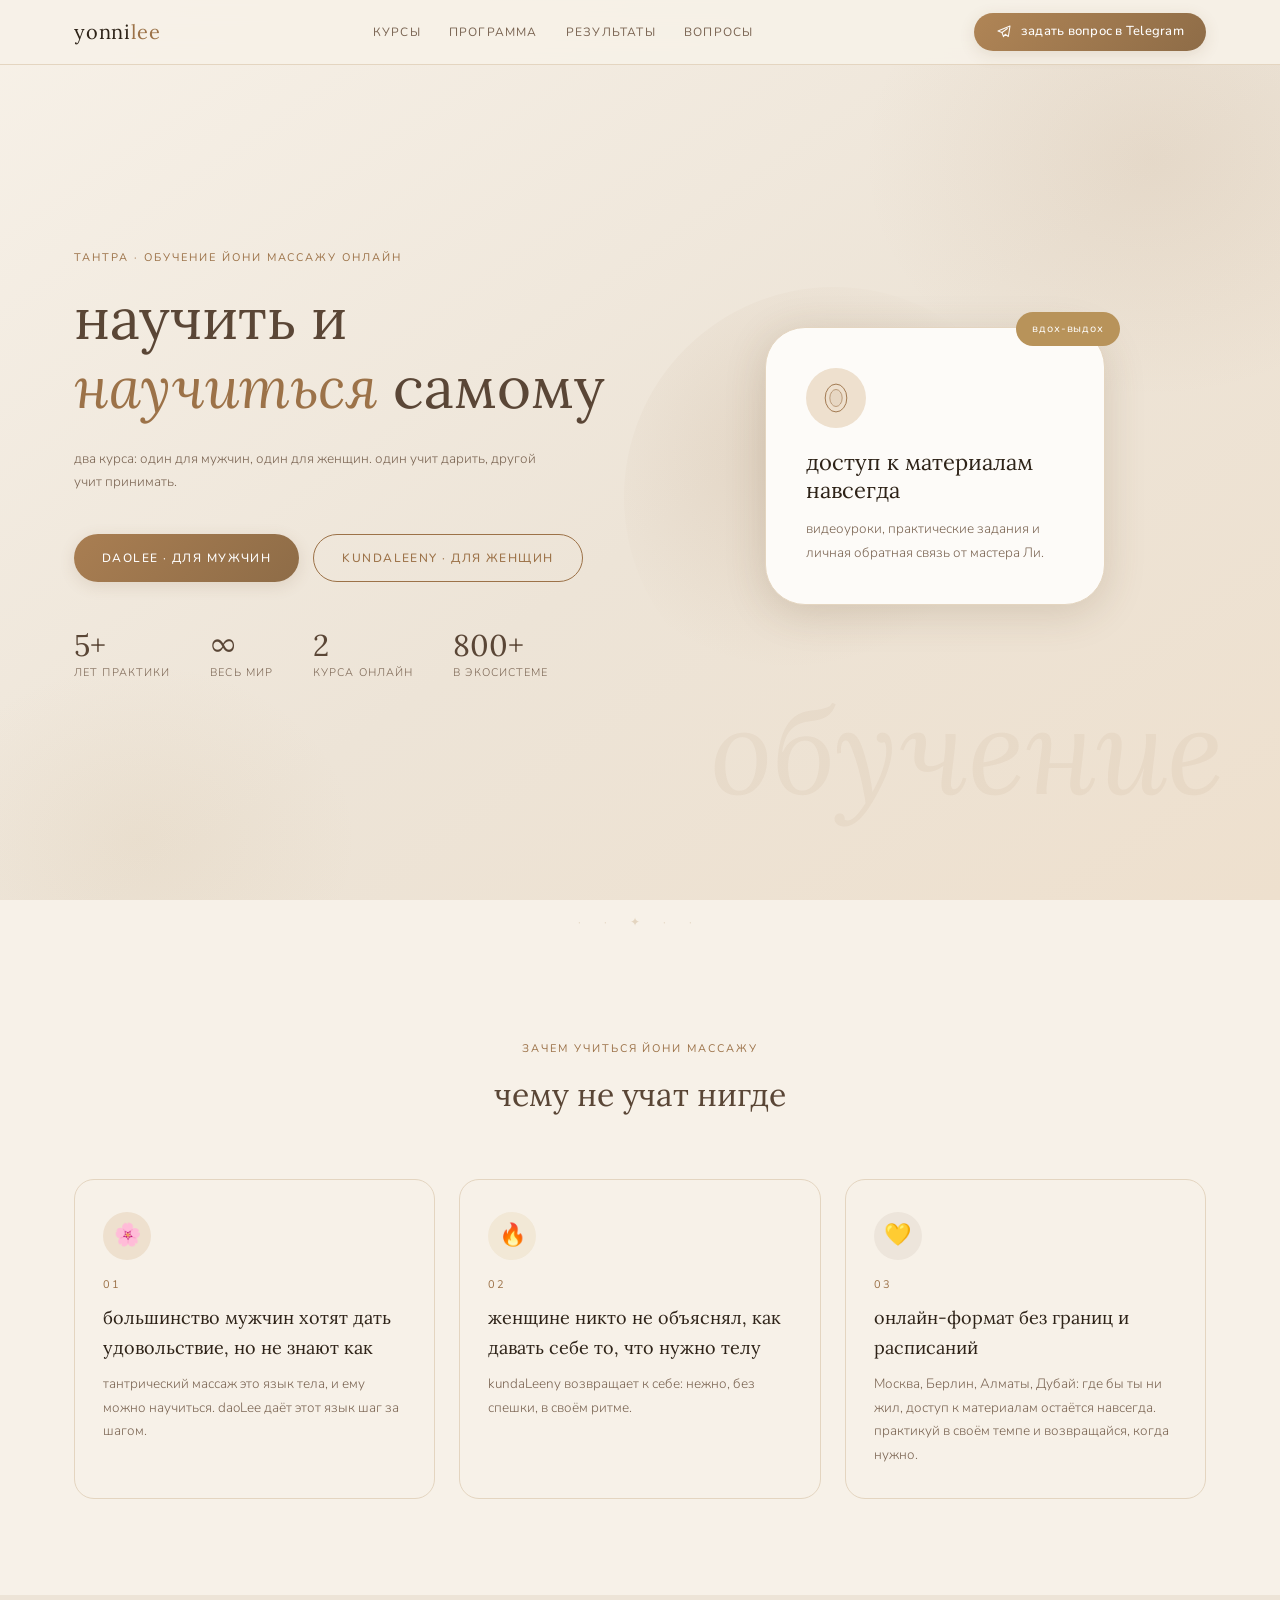
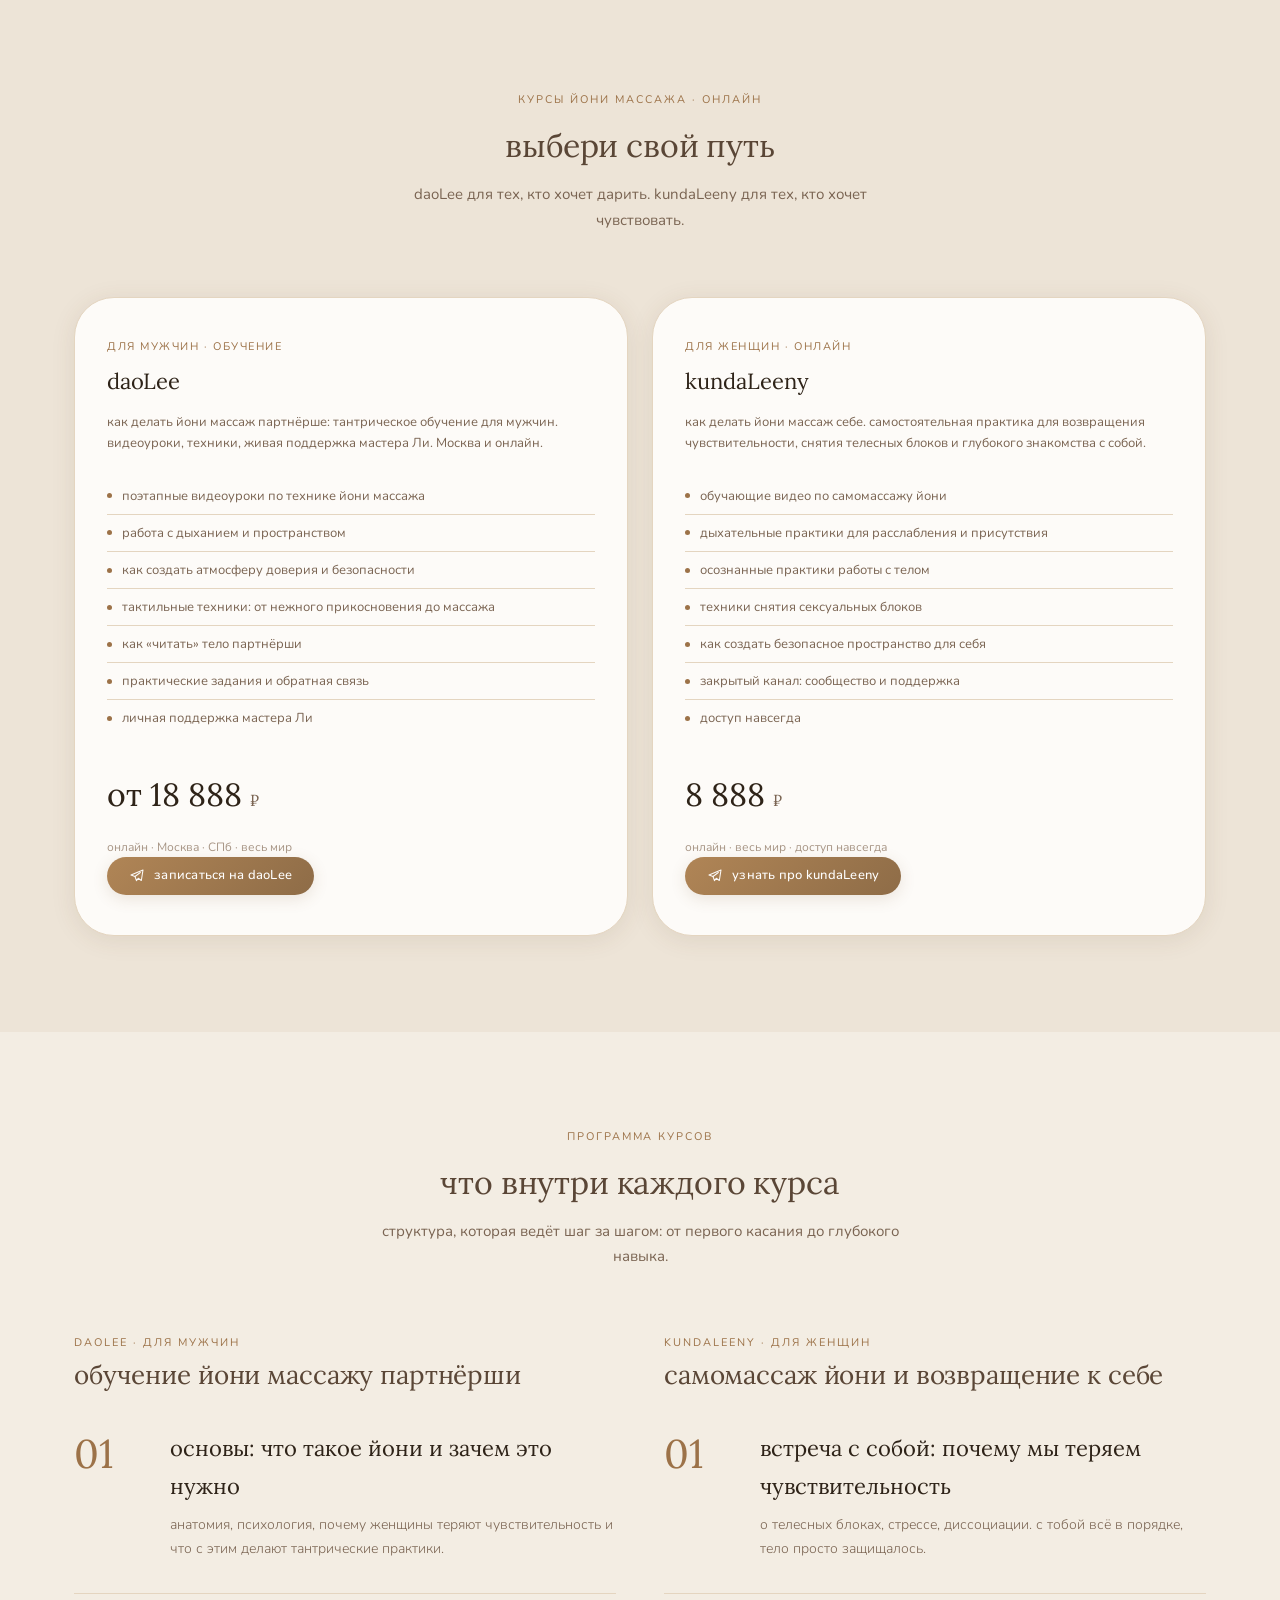
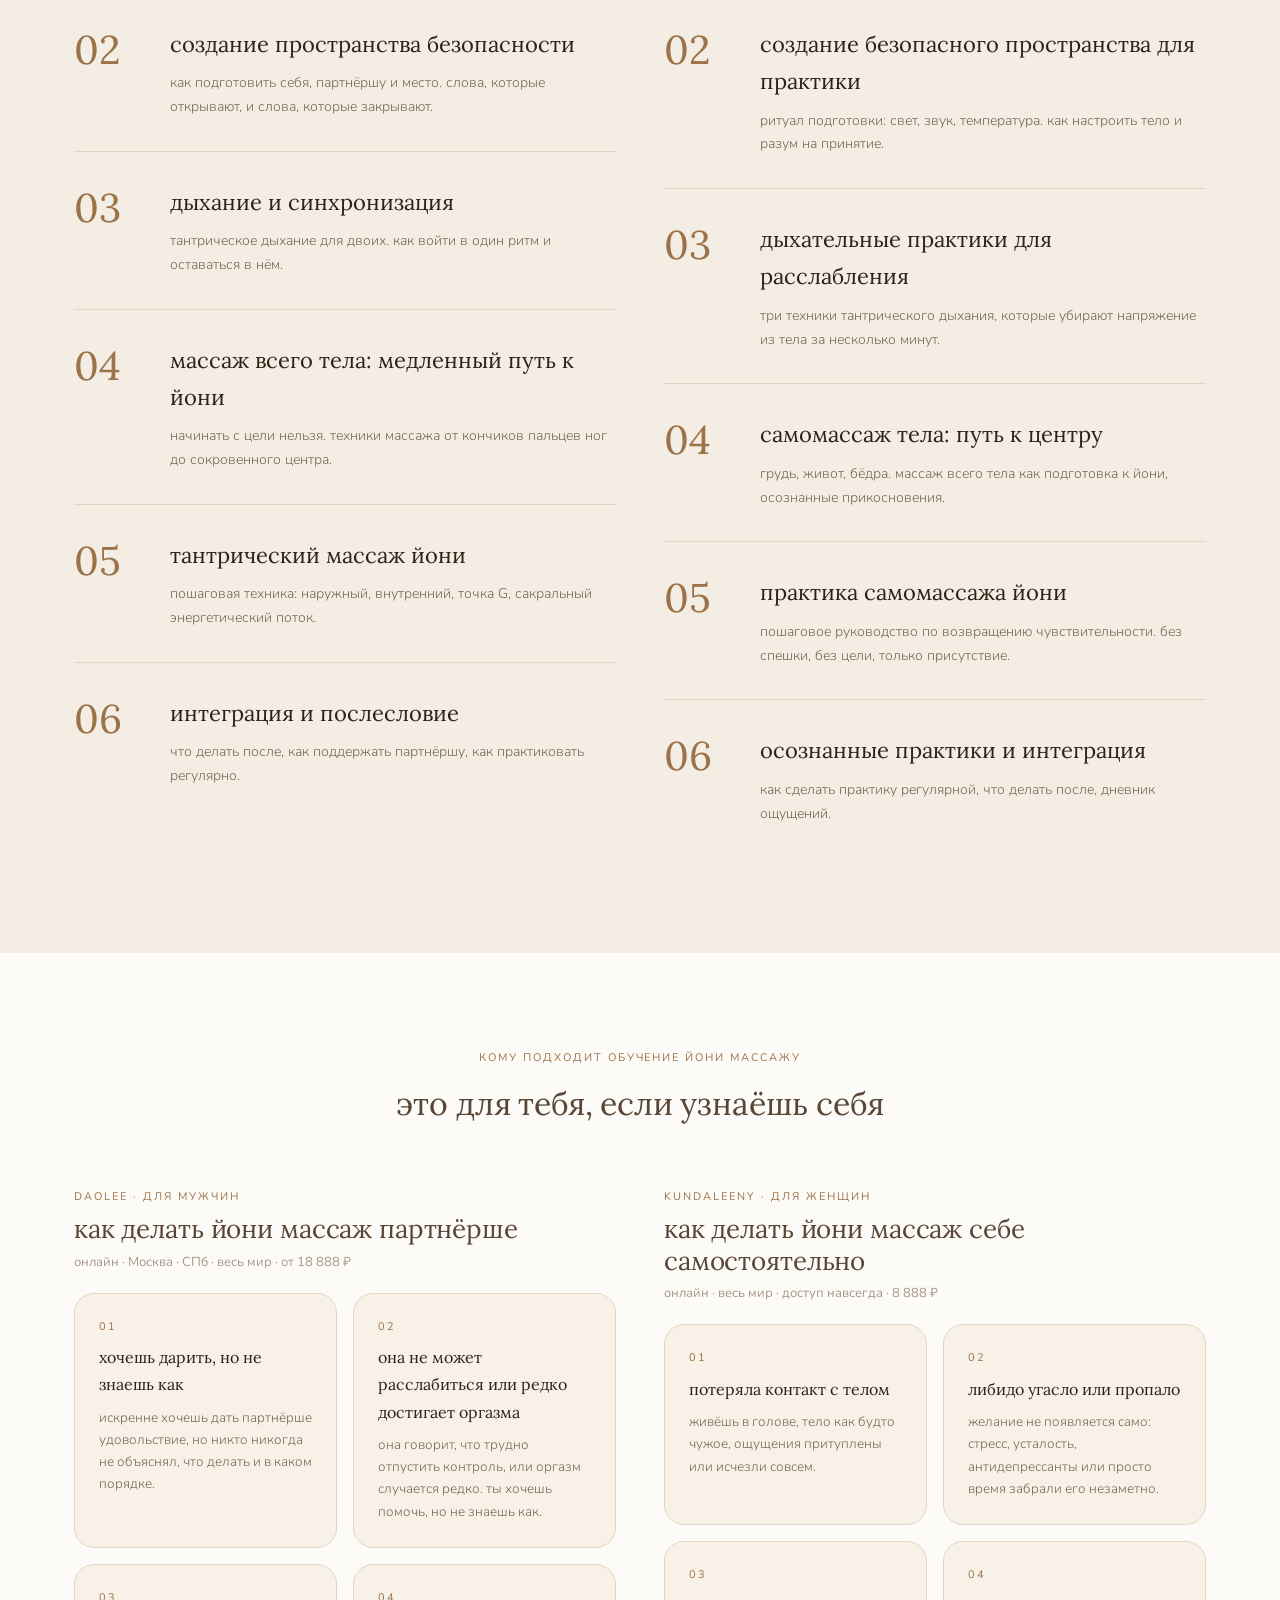
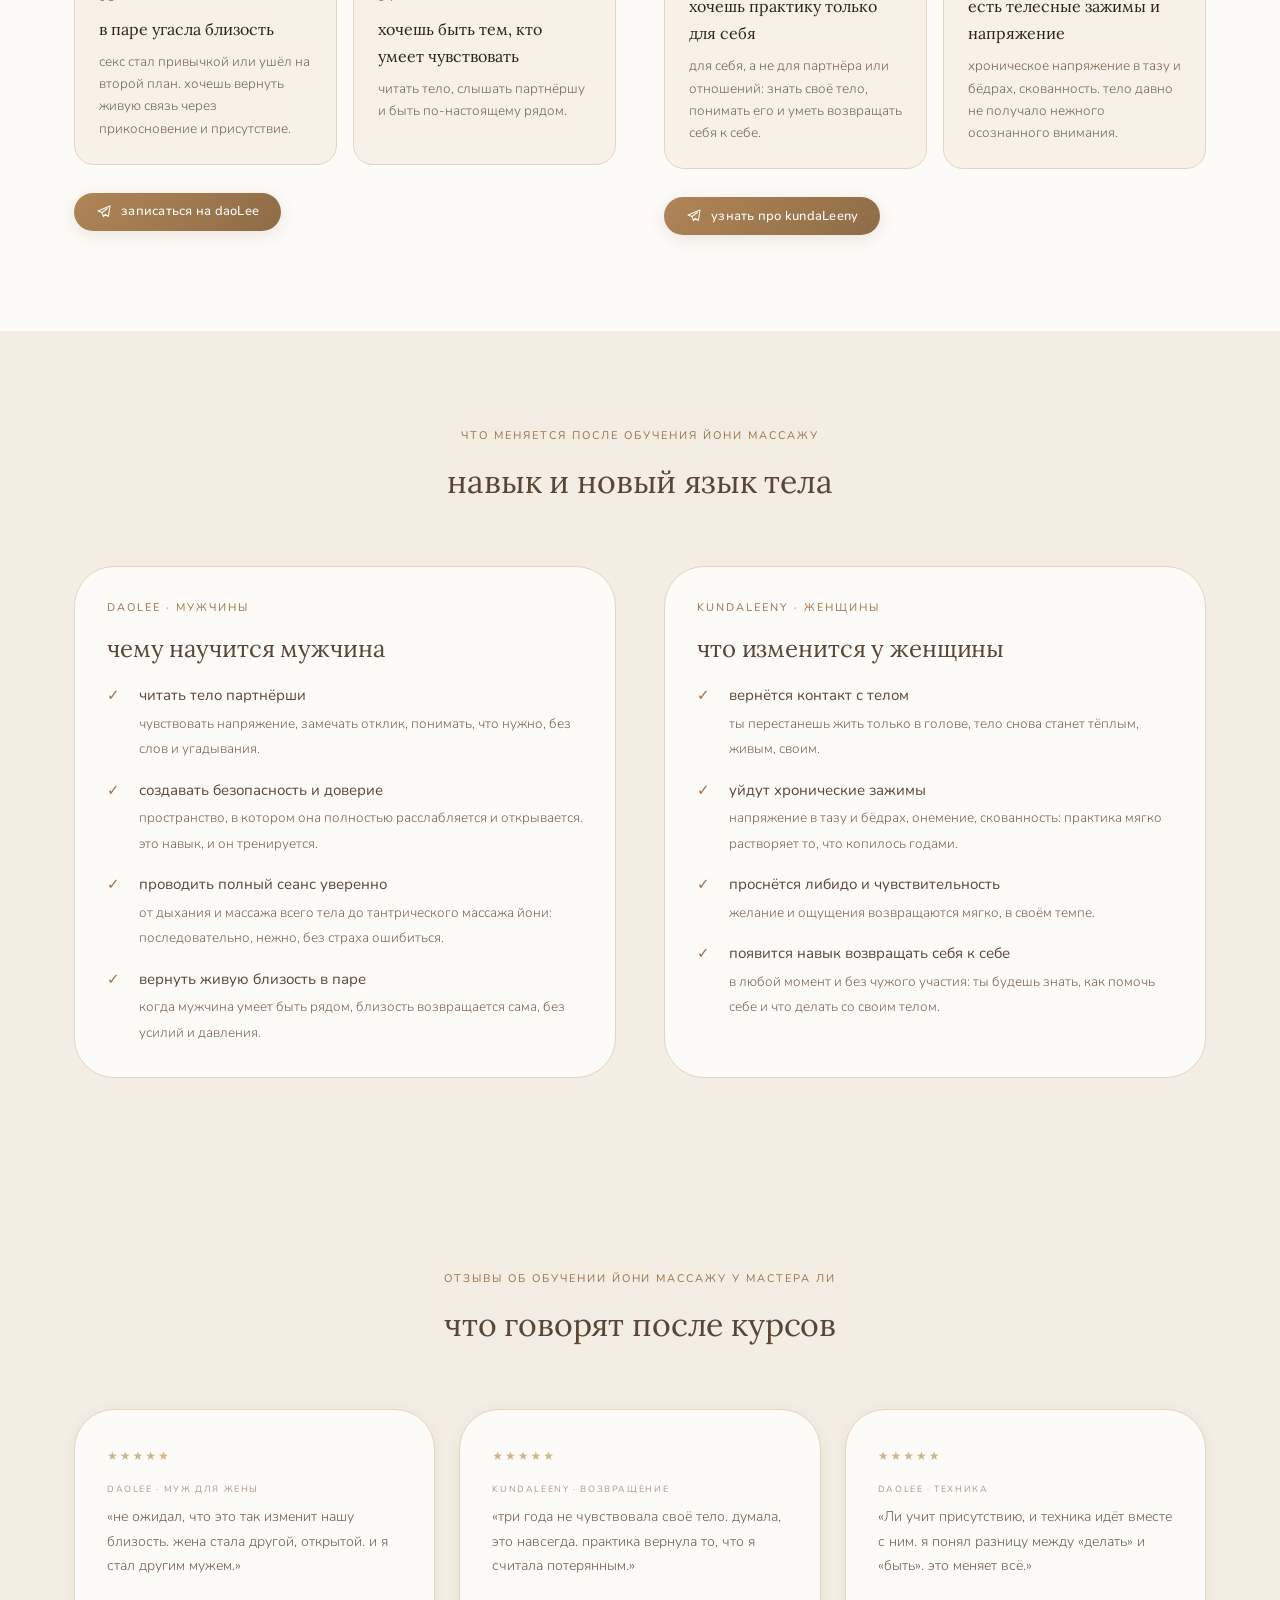
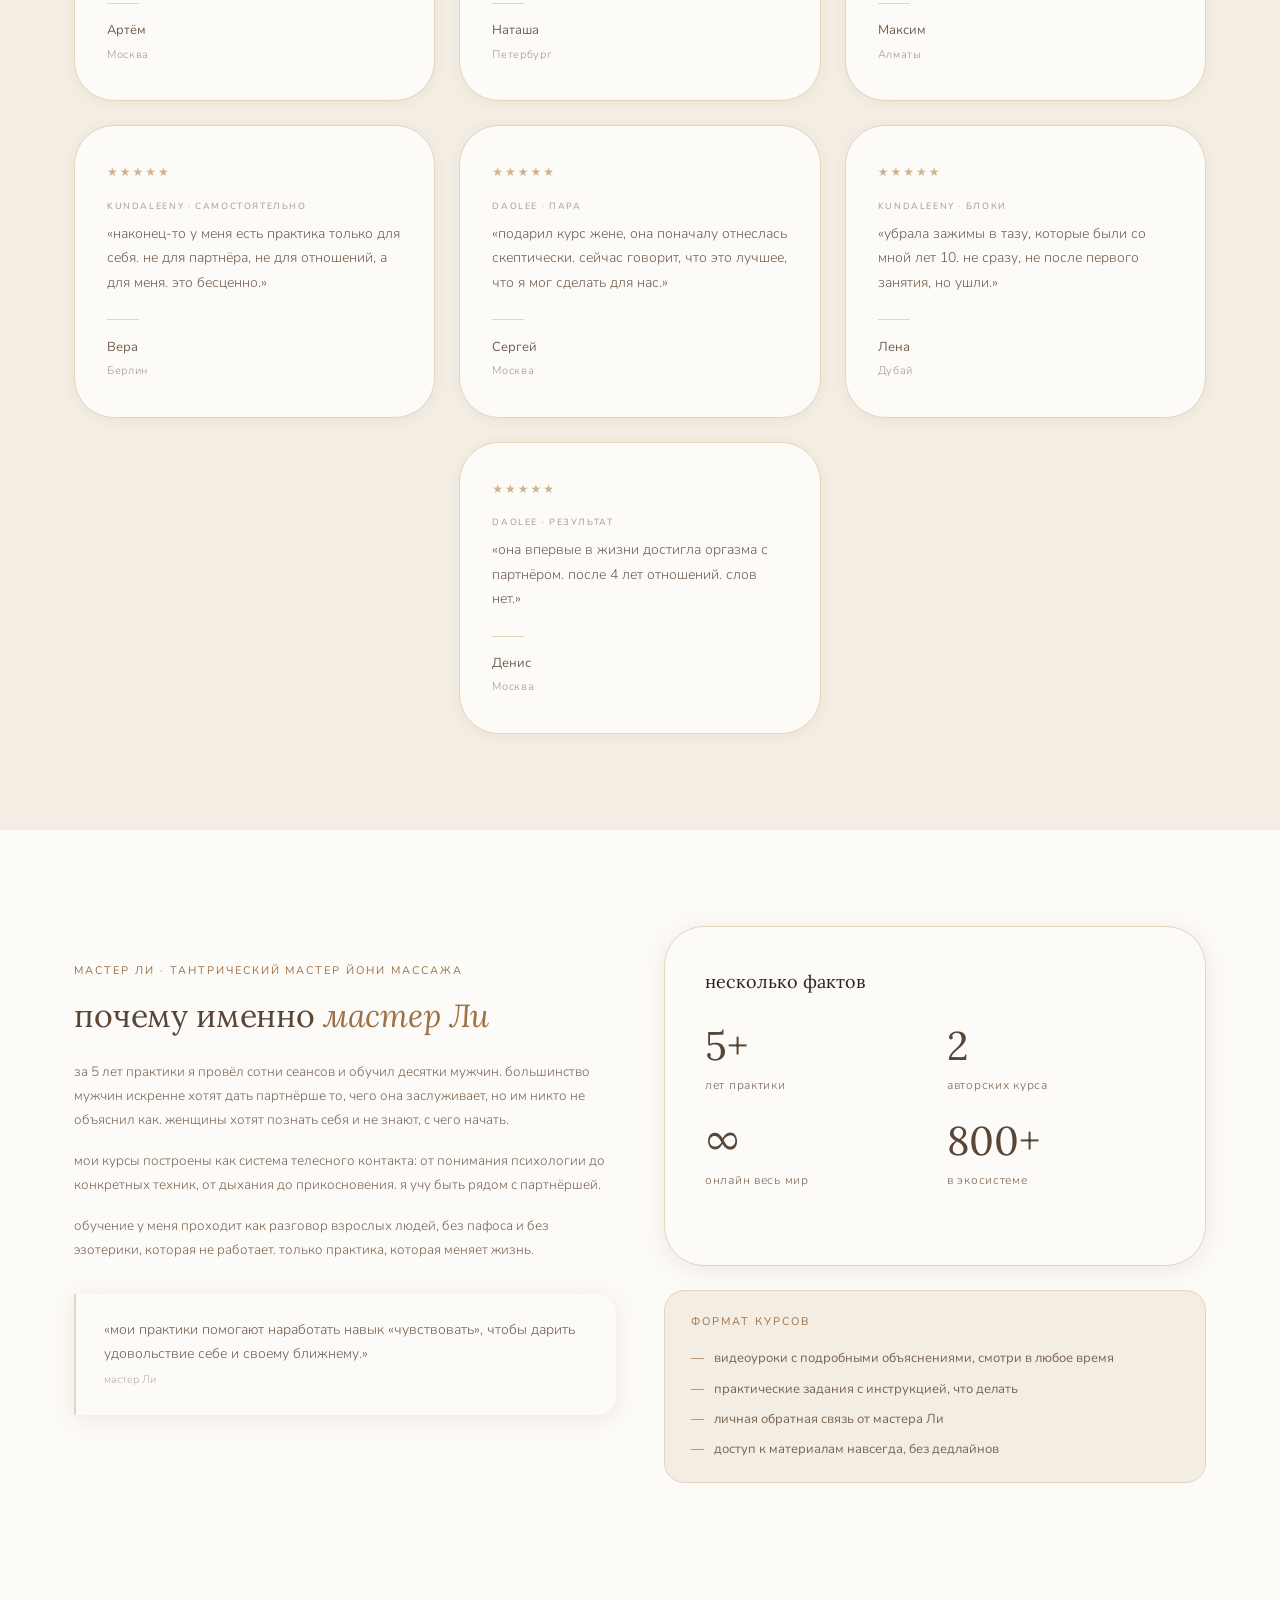
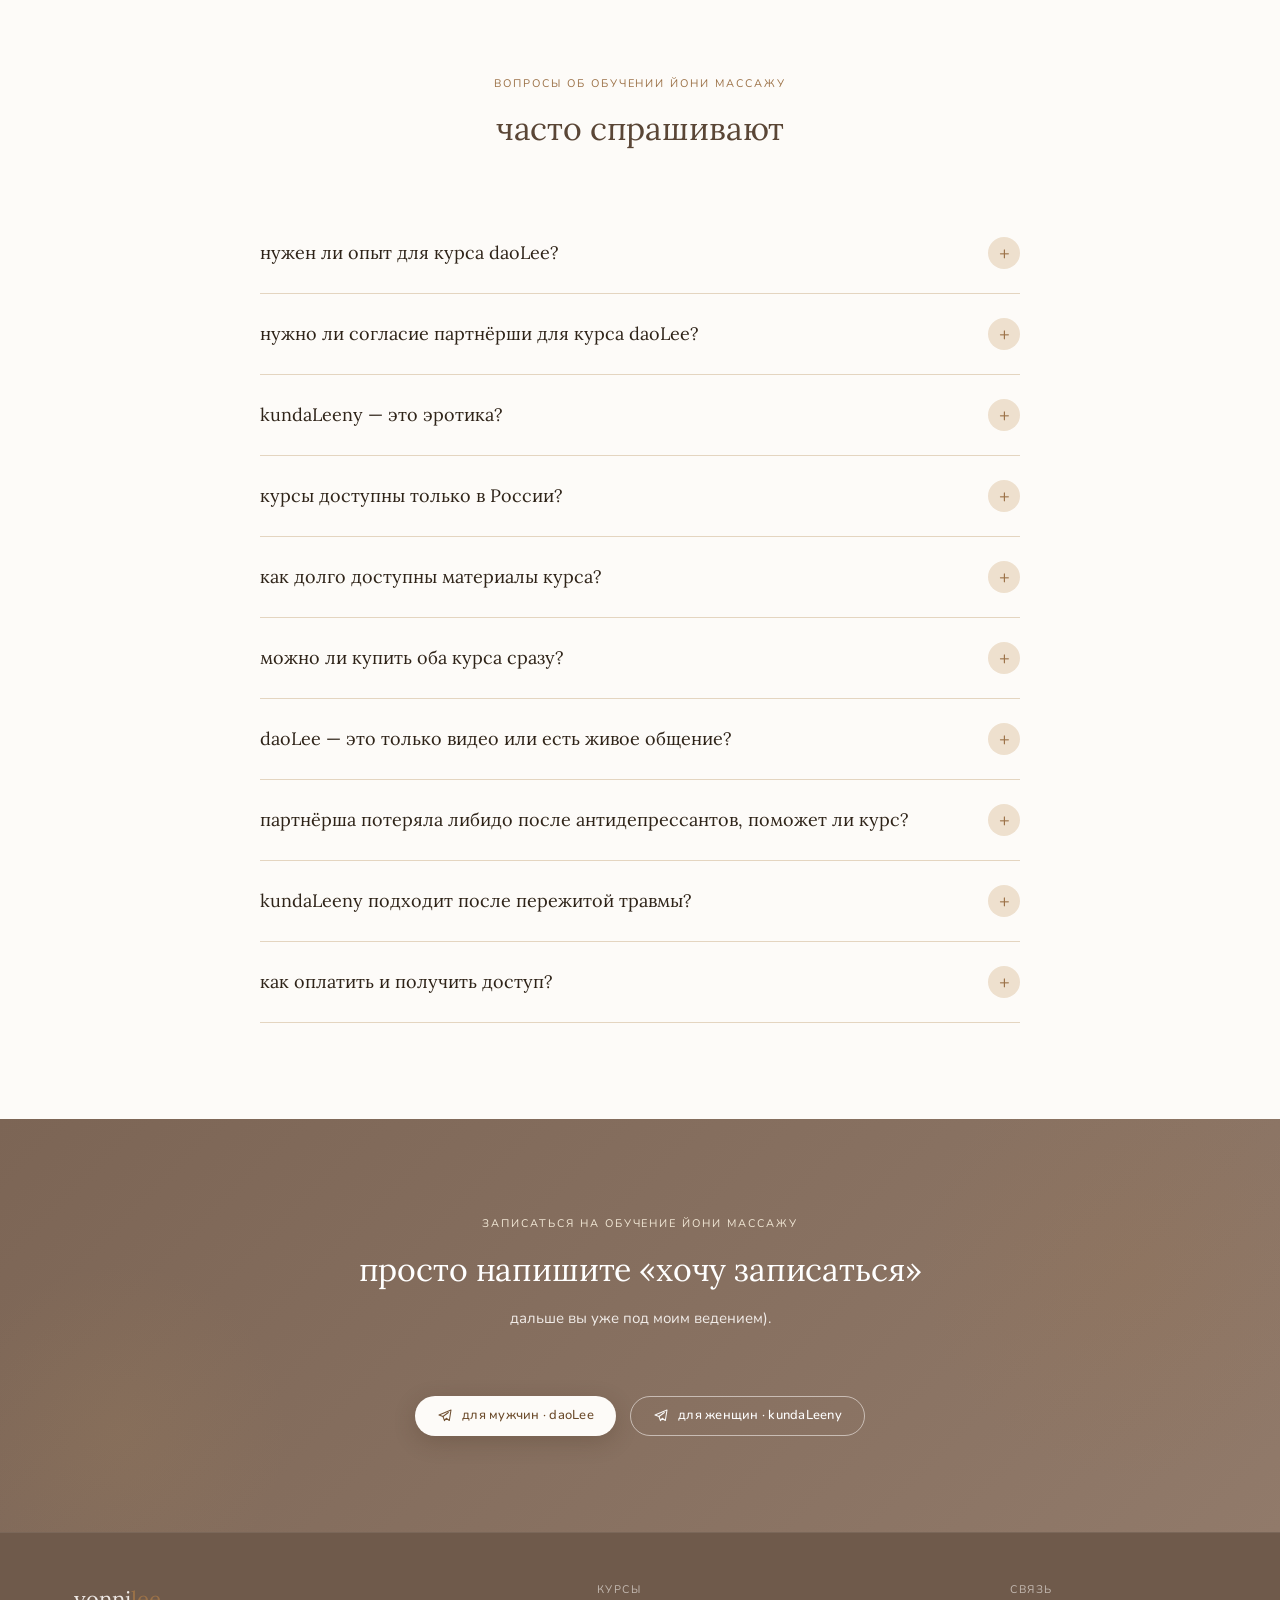
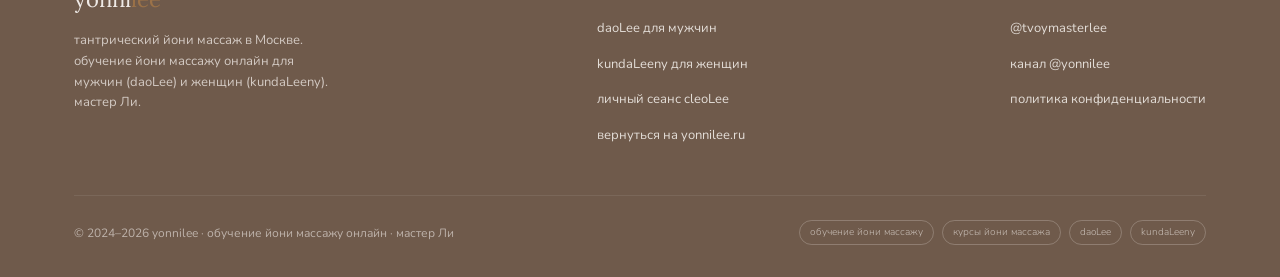
<file: obuchenie.html>
<!DOCTYPE html>
<html lang="ru"><head><meta charset="UTF-8"><meta name="viewport" content="width=device-width, initial-scale=1.0">
<title>Обучение йони массажу: daoLee для мужчин и kundaLeeny для женщин | мастер Ли · yonnilee.ru</title>
<meta name="description" content="Обучение йони массажу онлайн. daoLee: курс для мужчин, как делать йони массаж партнёрше. kundaLeeny: как делать йони массаж себе самостоятельно. Мастер Ли. Москва и весь мир.">
<meta name="keywords" content="обучение йони массажу, курсы йони массажа, как делать йони массаж мужчине, как научить партнера йони массажу, йони массаж онлайн курс, тантрический массаж обучение, daoLee, kundaLeeny, мастер Ли yonnilee">
<meta name="robots" content="index, follow"><link rel="canonical" href="https://yonnilee.ru/obuchenie">
<meta property="og:title" content="Обучение йони массажу · daoLee и kundaLeeny · мастер Ли"><meta property="og:description" content="Два курса по йони массажу: для мужчин, как делать партнёрше, и для женщин, самомассаж. Онлайн, весь мир. Мастер Ли.">
<meta property="og:type" content="website"><meta property="og:url" content="https://yonnilee.ru/obuchenie"><meta property="og:locale" content="ru_RU">
<link rel="preconnect" href="https://fonts.googleapis.com"><link rel="preconnect" href="https://fonts.gstatic.com" crossorigin>
<link href="https://fonts.googleapis.com/css2?family=Nunito:ital,wght@0,300;0,400;0,500;0,600;1,300;1,400&family=Lora:ital,wght@0,400;0,500;1,400;1,500&display=swap" rel="stylesheet">
<script type="application/ld+json">{"@context": "https://schema.org", "@graph": [{"@type": "FAQPage", "mainEntity": [{"@type": "Question", "name": "нужен ли опыт для курса daoLee?", "acceptedAnswer": {"@type": "Answer", "text": "нет. курс рассчитан на мужчин без опыта, всё объясняется с нуля и пошагово: от теории и психологии до конкретных техник. если опыт у вас есть, вы, скорее всего, заметите, что делали что-то иначе."}}, {"@type": "Question", "name": "нужно ли согласие партнёрши для курса daoLee?", "acceptedAnswer": {"@type": "Answer", "text": "для прохождения курса нет. для практики с партнёршей обязательно. часть курса как раз о том, как пригласить партнёршу к практике нежно и без давления."}}, {"@type": "Question", "name": "kundaLeeny — это эротика?", "acceptedAnswer": {"@type": "Answer", "text": "нет, это терапевтическая телесная практика. цель: вернуть чувствительность, снять зажимы и познакомиться с собой. оргазм возможен, но мы его не добиваемся."}}, {"@type": "Question", "name": "курсы доступны только в России?", "acceptedAnswer": {"@type": "Answer", "text": "нет, оба курса полностью онлайн. Алматы, Берлин, Дубай, Лондон: где бы вы ни жили, материалы доступны сразу после оплаты."}}, {"@type": "Question", "name": "как долго доступны материалы курса?", "acceptedAnswer": {"@type": "Answer", "text": "навсегда. торопиться некуда: возвращайтесь к урокам, пересматривайте материал, практикуйте в своём ритме."}}, {"@type": "Question", "name": "можно ли купить оба курса сразу?", "acceptedAnswer": {"@type": "Answer", "text": "да. напишите мастеру Ли, для пар и совместной покупки есть специальные условия."}}, {"@type": "Question", "name": "daoLee — это только видео или есть живое общение?", "acceptedAnswer": {"@type": "Answer", "text": "есть личная обратная связь от мастера Ли: можно задавать вопросы по практике и разбирать конкретную ситуацию. это важная часть курса."}}, {"@type": "Question", "name": "партнёрша потеряла либидо после антидепрессантов, поможет ли курс?", "acceptedAnswer": {"@type": "Answer", "text": "это один из самых частых запросов, и практика помогает. лечением она не является, она создаёт условия, чтобы тело вспомнило себя. мягко и без давления на результат."}}, {"@type": "Question", "name": "kundaLeeny подходит после пережитой травмы?", "acceptedAnswer": {"@type": "Answer", "text": "зависит от ситуации. если травма свежая или активная, сначала нужна работа с психологом. если вы в стабильном состоянии и хотите мягко возвращаться к телу, практика может очень помочь. напишите Ли, разберёмся вместе."}}, {"@type": "Question", "name": "как оплатить и получить доступ?", "acceptedAnswer": {"@type": "Answer", "text": "напишите мне в Telegram @tvoymasterlee."}}]}, {"@type": "Course", "name": "daoLee: обучение йони массажу для мужчин", "description": "Онлайн-курс: как делать йони массаж партнёрше.", "provider": {"@type": "Person", "name": "мастер Ли", "url": "https://yonnilee.ru"}, "offers": {"@type": "Offer", "price": "18888", "priceCurrency": "RUB"}}, {"@type": "Course", "name": "kundaLeeny: как делать йони массаж себе", "description": "Онлайн-курс самомассажа йони для женщин.", "provider": {"@type": "Person", "name": "мастер Ли", "url": "https://yonnilee.ru"}, "offers": {"@type": "Offer", "price": "8888", "priceCurrency": "RUB"}}]}</script>
<style>
/* ============================================================
   DESIGN SYSTEM — Linen & Umber Light Theme
   Beige · Milk · Warm Brown
   ============================================================ */
:root {
  --rose:     #9C7248;
  --rose-lt:  #EEE0CE;
  --rose-dk:  #6B4A2A;
  --blush:    #DFD0BB;

  --mauve:    #A08C7A;
  --mauve-lt: #EDE5DB;

  --gold:     #B8935A;
  --gold-lt:  #F2E8D6;

  --sage:     #C4B9AB;
  --sage-dk:  #8A7568;

  --cream:    #F7F1E8;
  --sand:     #E4D5C0;
  --mist:     #F3EDE3;
  --white:    #FDFBF8;
  --linen:    #EDE4D7;

  --ink:      #2E2318;
  --ink-md:   #7A6452;

  --font-display: 'Lora', Georgia, 'Times New Roman', serif;
  --font-body:    'Nunito', 'Segoe UI', system-ui, sans-serif;

  --r-xs:   4px;
  --r-s:    12px;
  --r-m:    20px;
  --r-l:    40px;
  --r-pill: 100px;

  --shadow:       0 4px 24px rgba(100,70,40,0.10);
  --shadow-hover: 0 8px 40px rgba(100,70,40,0.18);

  --section: 96px;
}

*, *::before, *::after { box-sizing: border-box; margin: 0; padding: 0; }
html { scroll-behavior: smooth; }

body {
  background: var(--cream);
  color: var(--ink);
  font-family: var(--font-body);
  font-weight: 400;
  font-size: 15px;
  line-height: 1.7;
  -webkit-font-smoothing: antialiased;
}

/* ============================================================
   SCROLL REVEAL
   ============================================================ */
.reveal {
  opacity: 0;
  transform: translateY(28px);
  transition: opacity 0.7s cubic-bezier(0.16,1,0.3,1), transform 0.7s cubic-bezier(0.16,1,0.3,1);
}
.reveal.visible { opacity: 1; transform: translateY(0); }
.reveal-delay-1 { transition-delay: 0.1s; }
.reveal-delay-2 { transition-delay: 0.2s; }
.reveal-delay-3 { transition-delay: 0.3s; }

/* ============================================================
   TYPOGRAPHY
   ============================================================ */
h1, h2, h3 { font-family: var(--font-display); font-weight: 300; line-height: 1.22; letter-spacing: 0; }
h1 { font-size: clamp(34px, 5.6vw, 58px); letter-spacing: 0; }
h2 { font-size: clamp(25px, 3.4vw, 38px); letter-spacing: 0; }
h3 { font-size: clamp(18px, 2.5vw, 24px); }

.eyebrow {
  font-family: var(--font-body);
  font-size: 11px;
  font-weight: 400;
  letter-spacing: 0.18em;
  text-transform: uppercase;
  color: var(--rose);
  display: block;
  margin-bottom: 16px;
}

/* ============================================================
   LAYOUT
   ============================================================ */
.container { max-width: 1180px; margin: 0 auto; padding: 0 24px; }
.section { padding: var(--section) 0; }
.grid-2 { display: grid; grid-template-columns: 1fr 1fr; gap: 48px; align-items: center; }

/* ============================================================
   BUTTONS
   ============================================================ */
.btn {
  display: inline-flex;
  align-items: center;
  gap: 8px;
  padding: 13px 28px;
  border-radius: var(--r-pill);
  font-family: var(--font-body);
  font-size: 12px;
  font-weight: 400;
  letter-spacing: 0.12em;
  text-transform: uppercase;
  cursor: pointer;
  border: none;
  text-decoration: none;
  transition: all 0.3s cubic-bezier(0.34,1.56,0.64,1);
}
.btn-primary { background: var(--rose); color: #fff; }
.btn-primary:hover { background: var(--rose-dk); transform: translateY(-2px); box-shadow: 0 6px 24px rgba(100,70,40,0.30); }
.btn-outline { background: transparent; color: var(--rose); border: 1px solid var(--rose); }
.btn-outline:hover { background: var(--rose-lt); transform: translateY(-2px); }
.btn-gold { background: var(--gold); color: #fff; }
.btn-gold:hover { background: var(--rose-dk); transform: translateY(-2px); box-shadow: 0 6px 24px rgba(184,147,90,0.35); }

/* ============================================================
   NAVIGATION
   ============================================================ */
nav {
  position: fixed;
  top: 0; left: 0; right: 0;
  z-index: 100;
  background: rgba(247,241,232,0.93);
  backdrop-filter: blur(12px);
  -webkit-backdrop-filter: blur(12px);
  border-bottom: 0.5px solid var(--sand);
  transition: box-shadow 0.3s;
}
.nav-inner {
  display: flex;
  align-items: center;
  justify-content: space-between;
  height: 64px;
}
.nav-logo {
  font-family: var(--font-display);
  font-size: 20px;
  font-weight: 400;
  color: var(--ink);
  text-decoration: none;
  letter-spacing: 0.04em;
}
.nav-logo span { color: var(--rose); }
.nav-links {
  display: flex;
  gap: 32px;
  list-style: none;
}
.nav-links a {
  font-size: 12px;
  font-weight: 400;
  letter-spacing: 0.1em;
  text-transform: uppercase;
  color: var(--ink-md);
  text-decoration: none;
  transition: color 0.2s;
}
.nav-links a:hover { color: var(--rose); }
.nav-toggle {
  display: none;
  background: none;
  border: none;
  cursor: pointer;
  width: 32px; height: 32px;
  flex-direction: column;
  justify-content: center;
  gap: 5px;
}
.nav-toggle span { display: block; height: 1px; background: var(--ink); transition: all 0.3s; }

/* ============================================================
   HERO
   ============================================================ */
.hero {
  min-height: 100vh;
  display: flex;
  align-items: center;
  padding-top: 80px;
  position: relative;
  overflow: hidden;
  background: linear-gradient(145deg, var(--cream) 0%, var(--linen) 55%, var(--rose-lt) 100%);
}
.hero-orb-1 {
  position: absolute;
  top: -80px; right: -160px;
  width: 580px; height: 480px;
  background: radial-gradient(ellipse, rgba(156,114,72,0.10) 0%, transparent 70%);
  pointer-events: none;
}
.hero-orb-2 {
  position: absolute;
  bottom: -120px; left: -80px;
  width: 440px; height: 360px;
  background: radial-gradient(ellipse, rgba(184,147,90,0.08) 0%, transparent 70%);
  pointer-events: none;
}
.hero-ghost {
  position: absolute;
  bottom: 48px; right: 56px;
  font-family: var(--font-display);
  font-size: 120px;
  font-weight: 300;
  font-style: italic;
  color: rgba(156,114,72,0.07);
  pointer-events: none;
  user-select: none;
  white-space: nowrap;
}
.hero-content { position: relative; z-index: 2; width: 100%; }
.hero-title {
  font-family: var(--font-display);
  font-size: clamp(44px, 7vw, 80px);
  font-weight: 300;
  line-height: 1.05;
  letter-spacing: -0.02em;
  color: var(--ink);
  margin-bottom: 24px;
}
.hero-title em { font-style: italic; color: var(--rose); }
.hero-subtitle {
  font-size: 15px;
  font-weight: 300;
  line-height: 1.75;
  color: var(--ink-md);
  max-width: 480px;
  margin-bottom: 40px;
}
.hero-cta-group { display: flex; gap: 16px; flex-wrap: wrap; margin-bottom: 56px; }
.hero-stats { display: flex; gap: 40px; flex-wrap: wrap; }
.hero-stat-num {
  font-family: var(--font-display);
  font-size: 36px;
  font-weight: 400;
  color: var(--ink);
  display: block;
  line-height: 1;
}
.hero-stat-label {
  font-size: 11px;
  font-weight: 300;
  letter-spacing: 0.1em;
  color: var(--ink-md);
  text-transform: uppercase;
  margin-top: 4px;
  display: block;
}

/* Hero float card */
.hero-visual { position: relative; display: flex; justify-content: center; align-items: center; }
.hero-orbs-bg {
  position: absolute;
  top: -40px; left: -40px;
  width: 420px; height: 420px;
  background: radial-gradient(ellipse at 40% 40%, rgba(156,114,72,0.14) 0%, transparent 60%);
  border-radius: 50%;
  pointer-events: none;
}
.hero-card {
  background: var(--white);
  border-radius: var(--r-l);
  padding: 40px;
  box-shadow: var(--shadow-hover);
  border: 0.5px solid var(--sand);
  max-width: 340px;
  position: relative;
}
.hero-card-badge {
  position: absolute;
  top: -16px; right: -16px;
  background: var(--gold);
  color: #fff;
  font-size: 11px;
  font-weight: 400;
  letter-spacing: 0.08em;
  padding: 8px 16px;
  border-radius: var(--r-pill);
  white-space: nowrap;
}
.hero-card-icon {
  width: 60px; height: 60px;
  background: var(--rose-lt);
  border-radius: 50%;
  display: flex; align-items: center; justify-content: center;
  margin-bottom: 20px;
}
.hero-card-title {
  font-family: var(--font-display);
  font-size: 22px;
  font-weight: 300;
  line-height: 1.3;
  color: var(--ink);
  margin-bottom: 12px;
}
.hero-card-desc { font-size: 13px; color: var(--ink-md); line-height: 1.65; }

/* ============================================================
   ORNAMENT
   ============================================================ */
.ornament { text-align: center; color: var(--sand); letter-spacing: 10px; font-size: 12px; padding: 12px 0; }

/* ============================================================
   WHAT IS YONI
   ============================================================ */
.what-section { background: var(--white); }
.what-text p { font-size: 15px; line-height: 1.8; color: var(--ink-md); margin-bottom: 20px; }
.what-text p strong { color: var(--ink); font-weight: 400; }
.what-mini-grid {
  display: grid;
  grid-template-columns: 1fr 1fr;
  gap: 16px;
  margin-top: 8px;
}
.mini-card {
  background: var(--cream);
  border-radius: var(--r-m);
  padding: 24px 20px;
  border: 0.5px solid var(--sand);
  transition: all 0.3s;
}
.mini-card:hover { box-shadow: var(--shadow); transform: translateY(-3px); }
.mini-card-icon { font-size: 24px; margin-bottom: 10px; }
.mini-card-title {
  font-family: var(--font-display);
  font-size: 16px;
  font-weight: 400;
  color: var(--ink);
  margin-bottom: 6px;
}
.mini-card p { font-size: 13px; color: var(--ink-md); line-height: 1.6; }

/* ============================================================
   PAINS — ДЛЯ КОГО
   ============================================================ */
.pains-section { background: var(--cream); }
.pains-grid {
  display: grid;
  grid-template-columns: repeat(3, 1fr);
  gap: 20px;
}
.pain-card {
  background: var(--white);
  border-radius: var(--r-l);
  padding: 32px 28px;
  border: 0.5px solid var(--sand);
  box-shadow: var(--shadow);
  transition: all 0.35s cubic-bezier(0.16,1,0.3,1);
  position: relative;
  overflow: hidden;
}
.pain-card::after {
  content: '';
  position: absolute;
  bottom: 0; left: 0; right: 0;
  height: 2px;
  background: linear-gradient(90deg, var(--rose), var(--gold));
  opacity: 0;
  transition: opacity 0.3s;
}
.pain-card:hover { box-shadow: var(--shadow-hover); transform: translateY(-4px); }
.pain-card:hover::after { opacity: 1; }
.pain-quote {
  font-family: var(--font-display);
  font-size: 17px;
  font-weight: 300;
  font-style: italic;
  color: var(--ink);
  line-height: 1.5;
  margin-bottom: 16px;
}
.pain-quote::before { content: '«'; color: var(--rose); }
.pain-quote::after  { content: '»'; color: var(--rose); }
.pain-label { font-size: 12px; font-weight: 300; color: var(--ink-md); letter-spacing: 0.06em; }

/* ============================================================
   HOW IT GOES
   ============================================================ */
.how-section { background: var(--mist); }
.section-header { text-align: center; margin-bottom: 64px; }
.section-header h2 { margin-bottom: 16px; }
.section-header p { font-size: 15px; color: var(--ink-md); max-width: 520px; margin: 0 auto; line-height: 1.7; }
.steps { display: flex; flex-direction: column; max-width: 820px; margin: 0 auto; }
.step {
  display: grid;
  grid-template-columns: 64px 1fr;
  gap: 32px;
  padding: 32px 0;
  border-bottom: 0.5px solid var(--sand);
  align-items: start;
}
.step:last-child { border-bottom: none; }
.step-num {
  font-family: var(--font-display);
  font-size: 40px;
  font-weight: 300;
  color: var(--rose);
  line-height: 1;
  padding-top: 4px;
}
.step-title {
  font-family: var(--font-display);
  font-size: 22px;
  font-weight: 400;
  color: var(--ink);
  margin-bottom: 8px;
}
.step p { font-size: 14px; color: var(--ink-md); line-height: 1.7; }

/* ============================================================
   BENEFITS
   ============================================================ */
.benefits-section { background: var(--white); }
.benefits-grid { display: grid; grid-template-columns: repeat(3, 1fr); gap: 24px; }
.benefit-card {
  background: var(--cream);
  border-radius: var(--r-m);
  padding: 32px 28px;
  border: 0.5px solid var(--sand);
  transition: all 0.3s;
}
.benefit-card:hover { box-shadow: var(--shadow); transform: translateY(-3px); }
.benefit-icon {
  width: 48px; height: 48px;
  border-radius: 50%;
  display: flex; align-items: center; justify-content: center;
  margin-bottom: 16px;
  font-size: 22px;
}
.benefit-title {
  font-family: var(--font-display);
  font-size: 18px;
  font-weight: 400;
  color: var(--ink);
  margin-bottom: 8px;
}
.benefit-card p { font-size: 13px; color: var(--ink-md); line-height: 1.65; }

/* ============================================================
   PROGRAMS
   ============================================================ */
.programs-section { background: var(--linen); }
.program-cards { display: grid; grid-template-columns: repeat(3, 1fr); gap: 24px; }
.program-card {
  background: var(--white);
  border-radius: var(--r-l);
  padding: 40px 32px;
  border: 0.5px solid var(--sand);
  box-shadow: var(--shadow);
  transition: all 0.35s cubic-bezier(0.16,1,0.3,1);
  position: relative;
  overflow: hidden;
}
.program-card::before {
  content: '';
  position: absolute;
  top: 0; left: 0; right: 0;
  height: 3px;
  background: linear-gradient(90deg, var(--rose), var(--gold));
  opacity: 0;
  transition: opacity 0.3s;
}
.program-card:hover { box-shadow: var(--shadow-hover); transform: translateY(-6px); }
.program-card:hover::before { opacity: 1; }
.program-card.featured::before { opacity: 1; }
.program-card.featured { border-color: var(--rose); }
.featured-badge {
  background: var(--rose-lt);
  color: var(--rose-dk);
  font-size: 10px;
  font-weight: 400;
  letter-spacing: 0.14em;
  text-transform: uppercase;
  padding: 5px 12px;
  border-radius: var(--r-pill);
  display: inline-block;
  margin-bottom: 20px;
}
.program-icon {
  width: 52px; height: 52px;
  border-radius: 50%;
  display: flex; align-items: center; justify-content: center;
  margin-bottom: 20px;
  font-size: 24px;
}
.bg-rose   { background: var(--rose-lt); }
.bg-gold   { background: var(--gold-lt); }
.bg-mauve  { background: var(--mauve-lt); }
.program-title {
  font-family: var(--font-display);
  font-size: 22px;
  font-weight: 400;
  color: var(--ink);
  margin-bottom: 12px;
}
.program-name-tag {
  font-family: var(--font-body);
  font-size: 11px;
  letter-spacing: 0.14em;
  text-transform: uppercase;
  color: var(--rose);
  margin-bottom: 6px;
  display: block;
}
.program-desc { font-size: 13px; color: var(--ink-md); line-height: 1.6; margin-bottom: 24px; }
.program-features { list-style: none; margin-bottom: 32px; }
.program-features li {
  font-size: 13px;
  color: var(--ink-md);
  padding: 7px 0;
  border-bottom: 0.5px solid var(--sand);
  display: flex;
  align-items: center;
  gap: 10px;
}
.program-features li:last-child { border-bottom: none; }
.program-features li::before { content: ''; width: 5px; height: 5px; border-radius: 50%; background: var(--rose); flex-shrink: 0; }
.program-price {
  font-family: var(--font-display);
  font-size: 32px;
  font-weight: 400;
  color: var(--ink);
  margin-bottom: 20px;
}
.program-price span { font-size: 16px; color: var(--ink-md); font-weight: 300; }

/* ============================================================
   ABOUT
   ============================================================ */
.about-section { background: var(--cream); }
.about-text h2 { margin-bottom: 24px; }
.about-text p { font-size: 15px; color: var(--ink-md); line-height: 1.8; margin-bottom: 18px; }
.about-quote {
  background: var(--white);
  border-left: 2px solid var(--rose);
  padding: 24px 28px;
  border-radius: 0 var(--r-m) var(--r-m) 0;
  margin: 32px 0;
  font-family: var(--font-display);
  font-size: 20px;
  font-style: italic;
  font-weight: 300;
  color: var(--ink);
  line-height: 1.45;
  box-shadow: var(--shadow);
}
.about-right {
  background: var(--white);
  border-radius: var(--r-l);
  padding: 40px;
  box-shadow: var(--shadow);
  border: 0.5px solid var(--sand);
}
.about-right-title {
  font-family: var(--font-display);
  font-size: 18px;
  font-weight: 400;
  color: var(--ink);
  margin-bottom: 28px;
}
.stats-grid { display: grid; grid-template-columns: 1fr 1fr; gap: 24px; margin-bottom: 32px; }
.stat-num {
  font-family: var(--font-display);
  font-size: 40px;
  font-weight: 300;
  color: var(--rose);
  display: block;
  line-height: 1;
  margin-bottom: 6px;
}
.stat-label { font-size: 12px; font-weight: 300; color: var(--ink-md); letter-spacing: 0.06em; }
.features-list { list-style: none; }
.features-list li {
  font-size: 13px;
  color: var(--ink-md);
  padding: 10px 0;
  border-bottom: 0.5px solid var(--sand);
  display: flex;
  align-items: center;
  gap: 12px;
}
.features-list li:last-child { border-bottom: none; }
.features-list li::before { content: '✦'; color: var(--gold); font-size: 10px; flex-shrink: 0; }

/* ============================================================
   REVIEWS
   ============================================================ */
.reviews-section { background: var(--mist); }
.reviews-grid { display: grid; grid-template-columns: repeat(3, 1fr); gap: 24px; }
.review-card {
  background: var(--white);
  border-radius: var(--r-l);
  padding: 36px 32px;
  box-shadow: var(--shadow);
  border: 0.5px solid var(--sand);
  transition: all 0.3s;
}
.review-card:hover { box-shadow: var(--shadow-hover); transform: translateY(-3px); }
.review-stars { color: var(--gold); font-size: 14px; margin-bottom: 16px; letter-spacing: 2px; }
.review-text {
  font-family: var(--font-display);
  font-size: 17px;
  font-weight: 300;
  font-style: italic;
  color: var(--ink);
  line-height: 1.55;
  margin-bottom: 24px;
}
.review-divider { width: 32px; height: 0.5px; background: var(--sand); margin-bottom: 16px; }
.review-name { font-size: 13px; font-weight: 400; color: var(--ink); margin-bottom: 4px; }
.review-context { font-size: 11px; font-weight: 300; color: var(--ink-md); letter-spacing: 0.06em; }

/* ============================================================
   FAQ
   ============================================================ */
.faq-section { background: var(--white); }
.faq-list { max-width: 760px; margin: 0 auto; }
.faq-item { border-bottom: 0.5px solid var(--sand); }
.faq-q {
  display: flex;
  justify-content: space-between;
  align-items: center;
  padding: 24px 0;
  cursor: pointer;
  gap: 24px;
}
.faq-q-text { font-family: var(--font-display); font-size: 18px; font-weight: 400; color: var(--ink); }
.faq-toggle {
  width: 32px; height: 32px;
  border-radius: 50%;
  background: var(--rose-lt);
  display: flex; align-items: center; justify-content: center;
  flex-shrink: 0;
  transition: all 0.3s;
  color: var(--rose);
  font-size: 18px;
}
.faq-item.open .faq-toggle { background: var(--rose); color: #fff; transform: rotate(45deg); }
.faq-a {
  font-size: 14px;
  color: var(--ink-md);
  line-height: 1.7;
  max-height: 0;
  overflow: hidden;
  transition: max-height 0.4s ease, padding-bottom 0.4s;
}
.faq-item.open .faq-a { max-height: 300px; padding-bottom: 24px; }

/* ============================================================
   CONTACT
   ============================================================ */
.contact-section {
  background: linear-gradient(135deg, #2E2318 0%, #4A3220 100%);
  position: relative;
  overflow: hidden;
}
.contact-bg-orb-1 {
  position: absolute;
  top: -100px; right: -100px;
  width: 500px; height: 500px;
  background: radial-gradient(ellipse, rgba(156,114,72,0.15) 0%, transparent 60%);
  pointer-events: none;
}
.contact-bg-orb-2 {
  position: absolute;
  bottom: -100px; left: -80px;
  width: 400px; height: 400px;
  background: radial-gradient(ellipse, rgba(184,147,90,0.10) 0%, transparent 60%);
  pointer-events: none;
}
.contact-inner { position: relative; z-index: 2; }
.contact-section .eyebrow { color: var(--gold); }
.contact-section h2 { color: var(--white); margin-bottom: 16px; }
.contact-section .section-header p { color: rgba(253,250,247,0.55); }
.contact-cards {
  display: grid;
  grid-template-columns: repeat(3, 1fr);
  gap: 20px;
  max-width: 800px;
  margin: 0 auto 48px;
}
.contact-card {
  background: rgba(253,250,247,0.06);
  border: 0.5px solid rgba(253,250,247,0.12);
  border-radius: var(--r-l);
  padding: 32px 24px;
  text-align: center;
  transition: all 0.3s;
  text-decoration: none;
  cursor: default;
}
a.contact-card { cursor: pointer; }
a.contact-card:hover { background: rgba(156,114,72,0.15); border-color: rgba(156,114,72,0.35); transform: translateY(-3px); }
.contact-card-icon { font-size: 28px; margin-bottom: 12px; }
.contact-card-title { font-size: 13px; font-weight: 400; color: rgba(253,250,247,0.9); letter-spacing: 0.06em; margin-bottom: 6px; }
.contact-card-handle { font-size: 12px; font-weight: 300; color: rgba(253,250,247,0.4); }
.contact-cta-group { display: flex; justify-content: center; gap: 16px; flex-wrap: wrap; }

/* ============================================================
   FOOTER
   ============================================================ */
footer {
  background: var(--ink);
  border-top: 0.5px solid rgba(253,250,247,0.08);
  padding: 48px 0 32px;
}
.footer-inner { display: flex; justify-content: space-between; align-items: flex-start; flex-wrap: wrap; gap: 32px; }
.footer-logo { font-family: var(--font-display); font-size: 22px; font-weight: 300; color: rgba(253,250,247,0.9); margin-bottom: 12px; }
.footer-logo span { color: var(--rose); }
.footer-desc { font-size: 13px; color: rgba(253,250,247,0.35); line-height: 1.6; max-width: 260px; }
.footer-links h4 { font-size: 11px; font-weight: 400; letter-spacing: 0.14em; text-transform: uppercase; color: rgba(253,250,247,0.3); margin-bottom: 16px; }
.footer-links ul { list-style: none; display: flex; flex-direction: column; gap: 10px; }
.footer-links a { font-size: 13px; color: rgba(253,250,247,0.5); text-decoration: none; transition: color 0.2s; }
.footer-links a:hover { color: var(--rose); }
.footer-bottom {
  margin-top: 48px;
  padding-top: 24px;
  border-top: 0.5px solid rgba(253,250,247,0.08);
  display: flex;
  justify-content: space-between;
  align-items: center;
  flex-wrap: wrap;
  gap: 12px;
}
.footer-copy { font-size: 12px; color: rgba(253,250,247,0.2); }
.footer-seo-tags { display: flex; gap: 8px; flex-wrap: wrap; }
.footer-seo-tag {
  font-size: 10px;
  font-weight: 300;
  color: rgba(253,250,247,0.18);
  padding: 3px 10px;
  border: 0.5px solid rgba(253,250,247,0.10);
  border-radius: var(--r-pill);
  text-decoration: none;
}
.footer-seo-tag:hover { color: rgba(253,250,247,0.35); }

/* ============================================================
   RESPONSIVE
   ============================================================ */
@media (max-width: 900px) {
  .pains-grid, .benefits-grid, .program-cards, .reviews-grid, .contact-cards { grid-template-columns: 1fr 1fr; }
}
@media (max-width: 768px) {
  :root { --section: 64px; }
  .nav-links, .nav-cta-wrap { display: none; }
  .nav-toggle { display: flex; }
  .grid-2 { grid-template-columns: 1fr; }
  .hero { min-height: auto; padding: 120px 0 64px; }
  .hero-visual { display: none; }
  .hero-ghost { display: none; }
  .what-mini-grid { grid-template-columns: 1fr; }
  .pains-grid, .benefits-grid, .program-cards, .reviews-grid { grid-template-columns: 1fr; }
  .contact-cards { grid-template-columns: 1fr; max-width: 400px; }
  .footer-inner { flex-direction: column; }
  .footer-bottom { flex-direction: column; text-align: center; }
  h1 { font-size: 40px; }
  h2 { font-size: 28px; }
}

.tagrow{display:flex;flex-wrap:wrap;gap:8px;margin-top:20px}
.tagrow span{padding:4px 14px;border-radius:var(--r-pill);background:var(--rose-lt);color:var(--rose-dk);font-size:11px;letter-spacing:.07em}
.note{margin-top:20px;padding:16px 20px;border:1px solid var(--sand);border-radius:var(--r-m);background:var(--mist);font-size:13px}
.lst{list-style:none;margin-top:16px;display:flex;flex-direction:column;gap:8px}.lst li{font-size:13px;color:var(--ink-md);display:flex;gap:10px}.lst li:before{content:'—';color:var(--rose)}
.cert{background:var(--ink);color:var(--cream)}.cert h2{color:var(--gold-lt)}.cert p{color:rgba(247,241,232,.65);margin-top:14px}.cert .eyebrow{color:var(--gold)}
.cert-box{background:rgba(255,255,255,.05);border:.5px solid rgba(184,147,90,.35);border-radius:var(--r-l);padding:36px}
.cert-box li{color:rgba(247,241,232,.75)}.cert-box strong{color:var(--gold-lt);font-weight:400}
.form-wrap{background:var(--white);border:1px solid var(--sand);border-radius:var(--r-l);padding:36px;max-width:560px;margin:40px auto 0;text-align:left}
.fg{display:flex;flex-direction:column;gap:6px;margin-bottom:16px}.fg label{font-size:10px;letter-spacing:.15em;text-transform:uppercase;color:var(--ink-md)}
.fg input,.fg select{padding:12px 16px;border:1px solid var(--sand);border-radius:var(--r-m);background:var(--cream);font:inherit;color:var(--ink)}
.fg input:focus,.fg select:focus{outline:none;border-color:var(--rose)}
.fnote{font-size:11px;color:var(--ink-md);text-align:center;margin-top:12px}.fnote a{color:var(--rose)}
.soc{display:grid;grid-template-columns:repeat(auto-fit,minmax(220px,1fr));gap:16px;margin-top:40px}
.soc a{background:var(--white);border:1px solid var(--sand);border-radius:var(--r-m);padding:24px;text-decoration:none;color:var(--ink);transition:.3s}.soc a:hover{box-shadow:var(--shadow-hover);transform:translateY(-2px)}
.soc small{display:block;font-size:10px;letter-spacing:.2em;text-transform:uppercase;color:var(--rose)}.soc b{font-family:var(--font-display);font-size:22px;font-weight:400;font-style:italic;display:block;margin:6px 0}
.soc span{font-size:13px;color:var(--ink-md)}

/* тонкий и мелкий текст в первых блоках */
.hero-subtitle,.hero-card-desc,#why .benefit-card p,#about .about-text p,#about .note,#cases .section-header p{font-size:13.5px;font-weight:300;line-height:1.75}
#about .about-text p strong{font-weight:400}
#about .about-quote{font-size:13px;font-weight:300;line-height:1.7}
#about .about-quote small{font-size:11px;font-weight:300;opacity:.75}
#cases .pain-quote{font-size:13.5px;font-weight:300;line-height:1.75}
#cases .pain-label{font-size:10px;font-weight:300}

/* ===== мягкие цвета, правки отступов ===== */
:root{--soft-brown:#7C6555;--soft-brown-2:#917A6A;--soft-brown-ft:#6F5A4B;--handle:#8B6A47}
.contact-section{background:linear-gradient(135deg,var(--soft-brown) 0%,var(--soft-brown-2) 100%)}
.cert{background:linear-gradient(135deg,var(--soft-brown) 0%,var(--soft-brown-2) 100%)}
.cert p{color:rgba(247,241,232,.88)}.cert-box li{color:rgba(247,241,232,.92)}.cert-box{background:rgba(255,255,255,.08)}
footer{background:var(--soft-brown-ft)}
.contact-card-title{color:rgba(253,250,247,.95)}
.contact-card-handle{color:var(--gold-lt);opacity:.9;font-size:13px}
.contact-card{background:rgba(253,250,247,.10)}
.footer-desc{color:rgba(253,250,247,.7)}.footer-links h4{color:rgba(253,250,247,.6)}
.footer-links a{color:rgba(253,250,247,.82)}.footer-copy{color:rgba(253,250,247,.55)}
.footer-seo-tag{color:rgba(253,250,247,.6);border-color:rgba(253,250,247,.22)}
.soc b{color:var(--handle)}
.contact-cards{grid-template-columns:repeat(2,1fr);max-width:560px;margin-left:auto;margin-right:auto}
.nav-inner{gap:24px}.nav-logo{white-space:nowrap}.nav-links{gap:clamp(14px,2.2vw,32px)}.nav-links a{white-space:nowrap}
@media(max-width:1024px){.nav-links a{font-size:11px;letter-spacing:.06em}.nav-cta-wrap .btn{padding:10px 20px;font-size:11px}}
.contact-inner>.section-header p{color:rgba(253,250,247,.9)}.contact-inner>.section-header h2{color:#fff}
.contact-inner>.lst li{color:rgba(253,250,247,.92);font-size:14px}.contact-inner>.lst li:before{color:var(--gold-lt)}
.contact-section .eyebrow{color:var(--gold-lt)}.soc span{color:var(--ink-md)}
.contact-section .form-wrap .eyebrow{color:var(--rose)}.soc{margin-top:48px}
#anketa{scroll-margin-top:90px}
/* ===== шрифт заголовков и кнопки ===== */
h1,h2,h3,.hero-title{font-weight:400;letter-spacing:-.005em}
h1,.hero-title{line-height:1.22}
.hero-title{font-size:clamp(30px,4.8vw,52px)}
h2{font-size:clamp(24px,3.1vw,35px);line-height:1.25}
h1 em,h2 em,.hero-title em{font-weight:400}
.btn{font-weight:500;box-shadow:0 4px 16px rgba(120,85,50,.14)}
.btn-primary{background:linear-gradient(135deg,#A97E52,#8E6C47)}
.btn-primary:hover{background:linear-gradient(135deg,#8E6C47,#775A39)}
.btn-outline{box-shadow:none}
.btn-tg{display:inline-flex;align-items:center;gap:9px;padding:11px 22px;font-size:13px;letter-spacing:.02em;text-transform:none;color:#fff!important;background:linear-gradient(135deg,#B08556,#8E6C47);white-space:nowrap;line-height:1.2}
.btn-tg svg{flex-shrink:0;opacity:.95}
.btn-tg:hover{background:linear-gradient(135deg,#9C7248,#775A39);transform:translateY(-2px)}
.btn-tg-light{background:#FDFBF8;color:#6B4A2A!important;box-shadow:0 6px 22px rgba(60,40,25,.22)}
.btn-tg-light:hover{background:#fff;color:#4F3520!important}
.btn-tg .l-short{display:none}
.cert-cta{margin:28px 0 14px!important}
.cert-box .cert-cta+p{margin-top:0}
.nav-cta-wrap{margin-left:8px}
.hero-cta-group{gap:14px}
@media(max-width:1180px){.nav-cta-wrap .btn-tg .l-full{display:none}.nav-cta-wrap .btn-tg .l-short{display:inline}}
@media(max-width:1024px){.nav-cta-wrap .btn-tg{padding:9px 16px;font-size:12px}}
@media(max-width:400px){.cert-cta .btn-tg{width:100%;justify-content:center;white-space:normal;text-align:center}}
.cert .eyebrow,.cert-box .eyebrow{color:var(--gold-lt)}.cert .lst li:before{color:var(--gold-lt)}
/* ===== тоньше заголовки, спокойные отзывы ===== */
:root{--h-ink:#5A4636;--q-ink:#6F5D4E;--q-mute:#A89686}
h1,h2,h3,.hero-title,.hero-stat-num,.stat-num{color:var(--h-ink)}
h1,.hero-title{font-size:clamp(29px,4.5vw,48px)}
h2{font-size:clamp(23px,2.9vw,32px)}
h1 em,h2 em,.hero-title em{color:var(--rose)}
#reviews .review-text,#cases .pain-quote,#about .about-quote{font-family:var(--font-body);font-style:normal;font-weight:300;font-size:14px;line-height:1.75;color:var(--q-ink)}
#about .about-quote{background:var(--white);border-left-color:var(--sand)}
#about .about-quote small{color:var(--q-mute)}
#cases .pain-quote::before,#cases .pain-quote::after{color:var(--q-mute)}
#reviews .review-stars{color:#CDB48C;font-size:12px}
#reviews .review-card .eyebrow,#cases .pain-card .eyebrow{color:var(--q-mute)}
#reviews .review-name{color:var(--q-ink);font-weight:400}
#reviews .review-context,#cases .pain-label{color:var(--q-mute)}
#reviews .review-card,#cases .pain-card{box-shadow:0 2px 14px rgba(100,70,40,.06)}
@media(min-width:901px){.reviews-grid>.review-card:last-child:nth-child(3n+1){grid-column:2}}
/* hero: мягкий крупный заголовок и ровные отступы */
.hero-title{font-size:clamp(32px,5.2vw,58px);line-height:1.2;letter-spacing:0;margin-bottom:24px}
.hero{padding-top:104px;padding-bottom:72px;min-height:100svh}
.hero-cta-group{margin-bottom:48px}.hero-stats{gap:32px 40px}
.hero-stat-num{font-size:30px}
@media(max-width:1024px){.grid-2{gap:32px}.hero-card{padding:32px}.hero-orbs-bg{width:320px;height:320px}}
@media(max-width:900px){.contact-cards{grid-template-columns:1fr 1fr}}
@media(max-width:768px){.hero{min-height:auto;padding:104px 0 56px}.hero-title{font-size:clamp(30px,8.4vw,40px)}.hero-subtitle{max-width:none;margin-bottom:32px}.hero-cta-group{margin-bottom:40px}.hero-stats{gap:24px 32px}.contact-cards{max-width:400px;grid-template-columns:1fr}.form-wrap,.cert-box{padding:24px}}
@media(max-width:400px){.hero-cta-group .btn{width:100%;justify-content:center}.hero-stats{gap:20px 24px}.hero-stats>div{flex:1 1 40%}}
</style>
<style>
.courses{display:grid;grid-template-columns:repeat(2,1fr);gap:24px;align-items:stretch}
.cols2{display:grid;grid-template-columns:repeat(2,1fr);gap:48px}
.col-head{margin-bottom:8px}.col-head .eyebrow{margin-bottom:6px}.col-head h3{font-size:clamp(20px,2.4vw,26px);margin-bottom:6px}.col-head p{font-size:13px;color:var(--q-mute,#A89686)}
.g4{display:grid;grid-template-columns:repeat(2,1fr);gap:16px;margin-top:20px}
.g4 .benefit-card{padding:24px}.g4 .benefit-title{font-size:16px}.g4 .benefit-card p{font-size:13.5px;font-weight:300}
.cta-line{margin-top:28px;display:flex;flex-wrap:wrap;gap:14px}
.checks{list-style:none;display:flex;flex-direction:column;gap:16px;margin-top:20px}
.checks li{display:grid;grid-template-columns:22px 1fr;gap:10px}.checks li:before{content:'✓';color:var(--rose)}
.checks b{display:block;font-weight:400;color:var(--h-ink,#5A4636);font-size:15px;margin-bottom:2px}.checks span{font-size:13.5px;font-weight:300;color:var(--ink-md);line-height:1.7}
.res-card{background:var(--white);border:1px solid var(--sand);border-radius:var(--r-l);padding:32px}
.fmt{margin-top:24px;padding:22px 26px;border:1px solid var(--sand);border-radius:var(--r-m);background:var(--mist)}.fmt .lst{margin-top:10px}
.mini-stats{display:flex;flex-wrap:wrap;gap:24px 36px;margin-top:24px}
.btn-line-light{background:transparent;color:#fff!important;border:1px solid rgba(253,250,247,.55);box-shadow:none}.btn-line-light:hover{background:rgba(253,250,247,.12)}
.step-sub{font-size:13.5px;font-weight:300}
.price-line{font-size:12px;color:var(--q-mute,#A89686);margin-top:-6px}
@media(max-width:900px){.cols2{grid-template-columns:1fr;gap:40px}.courses{grid-template-columns:1fr}.g4{grid-template-columns:1fr}}
</style>
<!-- Yandex.Metrika counter -->
<script type="text/javascript">
    (function(m,e,t,r,i,k,a){
        m[i]=m[i]||function(){(m[i].a=m[i].a||[]).push(arguments)};
        m[i].l=1*new Date();
        for (var j = 0; j < document.scripts.length; j++) {if (document.scripts[j].src === r) { return; }}
        k=e.createElement(t),a=e.getElementsByTagName(t)[0],k.async=1,k.src=r,a.parentNode.insertBefore(k,a)
    })(window, document,'script','https://mc.yandex.ru/metrika/tag.js', 'ym');
    ym(96614743, 'init', {webvisor:true, clickmap:true, referrer: document.referrer, url: location.href, accurateTrackBounce:true, trackLinks:true});
</script>
<!-- /Yandex.Metrika counter -->
</head><body>
<noscript><div><img src="https://mc.yandex.ru/watch/96614743" style="position:absolute; left:-9999px;" alt="" /></div></noscript>
<nav id="main-nav"><div class="container"><div class="nav-inner"><a href="https://yonnilee.ru" class="nav-logo">yonni<span>lee</span></a>
<ul class="nav-links"><li><a href="#programs">курсы</a></li><li><a href="#inside">программа</a></li><li><a href="#results">результаты</a></li><li><a href="#faq">вопросы</a></li></ul>
<div class="nav-cta-wrap"><a href="https://t.me/tvoymasterlee" target="_blank" rel="noopener" class="btn btn-tg"><svg width="16" height="16" viewBox="0 0 24 24" fill="none" aria-hidden="true"><path d="M21 3 3 10.5l6 2.2L11.2 19l2.7-3.6 4.6 3.4L21 3Z" stroke="currentColor" stroke-width="1.6" stroke-linejoin="round"/><path d="m9 12.7 8-6" stroke="currentColor" stroke-width="1.6" stroke-linecap="round"/></svg><span class="l-full">задать вопрос в Telegram</span><span class="l-short">задать вопрос</span></a></div>
<button class="nav-toggle" id="nav-toggle" aria-label="Меню"><span></span><span></span><span></span></button></div></div></nav>
<section class="hero"><div class="hero-orb-1"></div><div class="hero-orb-2"></div><div class="hero-ghost">обучение</div><div class="container hero-content"><div class="grid-2">
<div class="reveal"><span class="eyebrow">тантра · обучение йони массажу онлайн</span>
<h1 class="hero-title">научить и <em>научиться</em> самому</h1>
<p class="hero-subtitle">два курса: один для мужчин, один для женщин. один учит дарить, другой учит принимать.</p>
<div class="hero-cta-group"><a href="#dao" class="btn btn-primary">daoLee · для мужчин</a><a href="#kund" class="btn btn-outline">kundaLeeny · для женщин</a></div>
<div class="hero-stats"><div><span class="hero-stat-num">5+</span><span class="hero-stat-label">лет практики</span></div><div><span class="hero-stat-num">∞</span><span class="hero-stat-label">весь мир</span></div><div><span class="hero-stat-num">2</span><span class="hero-stat-label">курса онлайн</span></div><div><span class="hero-stat-num">800+</span><span class="hero-stat-label">в экосистеме</span></div></div></div>
<div class="hero-visual reveal reveal-delay-2"><div class="hero-orbs-bg"></div><div class="hero-card"><div class="hero-card-badge">вдох-выдох</div><div class="hero-card-icon"><svg width="34" height="34" viewBox="0 0 44 44" fill="none"><ellipse cx="22" cy="22" rx="14" ry="18" stroke="#9C7248" stroke-width="1.2"/><ellipse cx="22" cy="22" rx="8" ry="11" stroke="#9C7248" stroke-width=".8" fill="rgba(156,114,72,.08)"/></svg></div>
<p class="hero-card-title">доступ к материалам навсегда</p><p class="hero-card-desc">видеоуроки, практические задания и личная обратная связь от мастера Ли.</p></div></div></div></div></section>
<div class="ornament">· · ✦ · ·</div>
<section class="pains-section section" id="why"><div class="container"><div class="section-header reveal"><span class="eyebrow">зачем учиться йони массажу</span><h2>чему не учат нигде</h2></div><div class="benefits-grid"><div class="benefit-card reveal"><div class="benefit-icon" style="background:var(--rose-lt)">🌸</div><span class="eyebrow" style="margin-bottom:8px">01</span><div class="benefit-title">большинство мужчин хотят дать удовольствие, но не знают как</div><p>тантрический массаж это язык тела, и ему можно научиться. daoLee даёт этот язык шаг за шагом.</p></div><div class="benefit-card reveal"><div class="benefit-icon" style="background:var(--gold-lt)">🔥</div><span class="eyebrow" style="margin-bottom:8px">02</span><div class="benefit-title">женщине никто не объяснял, как давать себе то, что нужно телу</div><p>kundaLeeny возвращает к себе: нежно, без спешки, в своём ритме.</p></div><div class="benefit-card reveal"><div class="benefit-icon" style="background:var(--mauve-lt)">💛</div><span class="eyebrow" style="margin-bottom:8px">03</span><div class="benefit-title">онлайн-формат без границ и расписаний</div><p>Москва, Берлин, Алматы, Дубай: где бы ты ни жил, доступ к материалам остаётся навсегда. практикуй в своём темпе и возвращайся, когда нужно.</p></div></div></div></section>
<section class="programs-section section" id="programs"><div class="container"><div class="section-header reveal"><span class="eyebrow">курсы йони массажа · онлайн</span><h2>выбери свой путь</h2><p>daoLee для тех, кто хочет дарить. kundaLeeny для тех, кто хочет чувствовать.</p></div><div class="courses"><div class="program-card reveal" id="daol"><span class="program-name-tag">для мужчин · обучение</span><div class="program-title">daoLee</div><p class="program-desc">как делать йони массаж партнёрше: тантрическое обучение для мужчин. видеоуроки, техники, живая поддержка мастера Ли. Москва и онлайн.</p><ul class="program-features"><li>поэтапные видеоуроки по технике йони массажа</li><li>работа с дыханием и пространством</li><li>как создать атмосферу доверия и безопасности</li><li>тактильные техники: от нежного прикосновения до массажа</li><li>как «читать» тело партнёрши</li><li>практические задания и обратная связь</li><li>личная поддержка мастера Ли</li></ul><div class="program-price">от 18 888 <span>₽</span></div><p class="price-line">онлайн · Москва · СПб · весь мир</p><a href="https://t.me/tvoymasterlee" target="_blank" rel="noopener" class="btn btn-tg"><svg width="16" height="16" viewBox="0 0 24 24" fill="none" aria-hidden="true"><path d="M21 3 3 10.5l6 2.2L11.2 19l2.7-3.6 4.6 3.4L21 3Z" stroke="currentColor" stroke-width="1.6" stroke-linejoin="round"/><path d="m9 12.7 8-6" stroke="currentColor" stroke-width="1.6" stroke-linecap="round"/></svg><span>записаться на daoLee</span></a></div><div class="program-card reveal" id="kund"><span class="program-name-tag">для женщин · онлайн</span><div class="program-title">kundaLeeny</div><p class="program-desc">как делать йони массаж себе. самостоятельная практика для возвращения чувствительности, снятия телесных блоков и глубокого знакомства с собой.</p><ul class="program-features"><li>обучающие видео по самомассажу йони</li><li>дыхательные практики для расслабления и присутствия</li><li>осознанные практики работы с телом</li><li>техники снятия сексуальных блоков</li><li>как создать безопасное пространство для себя</li><li>закрытый канал: сообщество и поддержка</li><li>доступ навсегда</li></ul><div class="program-price">8 888 <span>₽</span></div><p class="price-line">онлайн · весь мир · доступ навсегда</p><a href="https://t.me/+Dh_7FHOd_XM1M2My" target="_blank" rel="noopener" class="btn btn-tg"><svg width="16" height="16" viewBox="0 0 24 24" fill="none" aria-hidden="true"><path d="M21 3 3 10.5l6 2.2L11.2 19l2.7-3.6 4.6 3.4L21 3Z" stroke="currentColor" stroke-width="1.6" stroke-linejoin="round"/><path d="m9 12.7 8-6" stroke="currentColor" stroke-width="1.6" stroke-linecap="round"/></svg><span>узнать про kundaLeeny</span></a></div></div></div></section>
<section class="how-section section" id="inside"><div class="container"><div class="section-header reveal"><span class="eyebrow">программа курсов</span><h2>что внутри каждого курса</h2><p>структура, которая ведёт шаг за шагом: от первого касания до глубокого навыка.</p></div>
<div class="cols2"><div><div class="col-head"><span class="eyebrow">daoLee · для мужчин</span><h3>обучение йони массажу партнёрши</h3></div><div class="steps"><div class="step reveal"><div class="step-num">01</div><div><div class="step-title">основы: что такое йони и зачем это нужно</div><p class="step-sub">анатомия, психология, почему женщины теряют чувствительность и что с этим делают тантрические практики.</p></div></div><div class="step reveal"><div class="step-num">02</div><div><div class="step-title">создание пространства безопасности</div><p class="step-sub">как подготовить себя, партнёршу и место. слова, которые открывают, и слова, которые закрывают.</p></div></div><div class="step reveal"><div class="step-num">03</div><div><div class="step-title">дыхание и синхронизация</div><p class="step-sub">тантрическое дыхание для двоих. как войти в один ритм и оставаться в нём.</p></div></div><div class="step reveal"><div class="step-num">04</div><div><div class="step-title">массаж всего тела: медленный путь к йони</div><p class="step-sub">начинать с цели нельзя. техники массажа от кончиков пальцев ног до сокровенного центра.</p></div></div><div class="step reveal"><div class="step-num">05</div><div><div class="step-title">тантрический массаж йони</div><p class="step-sub">пошаговая техника: наружный, внутренний, точка G, сакральный энергетический поток.</p></div></div><div class="step reveal"><div class="step-num">06</div><div><div class="step-title">интеграция и послесловие</div><p class="step-sub">что делать после, как поддержать партнёршу, как практиковать регулярно.</p></div></div></div></div><div><div class="col-head"><span class="eyebrow">kundaLeeny · для женщин</span><h3>самомассаж йони и возвращение к себе</h3></div><div class="steps"><div class="step reveal"><div class="step-num">01</div><div><div class="step-title">встреча с собой: почему мы теряем чувствительность</div><p class="step-sub">о телесных блоках, стрессе, диссоциации. с тобой всё в порядке, тело просто защищалось.</p></div></div><div class="step reveal"><div class="step-num">02</div><div><div class="step-title">создание безопасного пространства для практики</div><p class="step-sub">ритуал подготовки: свет, звук, температура. как настроить тело и разум на принятие.</p></div></div><div class="step reveal"><div class="step-num">03</div><div><div class="step-title">дыхательные практики для расслабления</div><p class="step-sub">три техники тантрического дыхания, которые убирают напряжение из тела за несколько минут.</p></div></div><div class="step reveal"><div class="step-num">04</div><div><div class="step-title">самомассаж тела: путь к центру</div><p class="step-sub">грудь, живот, бёдра. массаж всего тела как подготовка к йони, осознанные прикосновения.</p></div></div><div class="step reveal"><div class="step-num">05</div><div><div class="step-title">практика самомассажа йони</div><p class="step-sub">пошаговое руководство по возвращению чувствительности. без спешки, без цели, только присутствие.</p></div></div><div class="step reveal"><div class="step-num">06</div><div><div class="step-title">осознанные практики и интеграция</div><p class="step-sub">как сделать практику регулярной, что делать после, дневник ощущений.</p></div></div></div></div></div></div></section>
<section class="benefits-section section" id="forwhom"><div class="container"><div class="section-header reveal"><span class="eyebrow">кому подходит обучение йони массажу</span><h2>это для тебя, если узнаёшь себя</h2></div>
<div class="cols2"><div><div class="col-head"><span class="eyebrow">daoLee · для мужчин</span><h3>как делать йони массаж партнёрше</h3><p>онлайн · Москва · СПб · весь мир · от 18 888 ₽</p></div><div class="g4"><div class="benefit-card reveal"><span class="eyebrow" style="margin-bottom:8px">01</span><div class="benefit-title">хочешь дарить, но не знаешь как</div><p>искренне хочешь дать партнёрше удовольствие, но никто никогда не объяснял, что делать и в каком порядке.</p></div><div class="benefit-card reveal"><span class="eyebrow" style="margin-bottom:8px">02</span><div class="benefit-title">она не может расслабиться или редко достигает оргазма</div><p>она говорит, что трудно отпустить контроль, или оргазм случается редко. ты хочешь помочь, но не знаешь как.</p></div><div class="benefit-card reveal"><span class="eyebrow" style="margin-bottom:8px">03</span><div class="benefit-title">в паре угасла близость</div><p>секс стал привычкой или ушёл на второй план. хочешь вернуть живую связь через прикосновение и присутствие.</p></div><div class="benefit-card reveal"><span class="eyebrow" style="margin-bottom:8px">04</span><div class="benefit-title">хочешь быть тем, кто умеет чувствовать</div><p>читать тело, слышать партнёршу и быть по-настоящему рядом.</p></div></div><div class="cta-line"><a href="https://t.me/tvoymasterlee" target="_blank" rel="noopener" class="btn btn-tg"><svg width="16" height="16" viewBox="0 0 24 24" fill="none" aria-hidden="true"><path d="M21 3 3 10.5l6 2.2L11.2 19l2.7-3.6 4.6 3.4L21 3Z" stroke="currentColor" stroke-width="1.6" stroke-linejoin="round"/><path d="m9 12.7 8-6" stroke="currentColor" stroke-width="1.6" stroke-linecap="round"/></svg><span>записаться на daoLee</span></a></div></div>
<div><div class="col-head"><span class="eyebrow">kundaLeeny · для женщин</span><h3>как делать йони массаж себе самостоятельно</h3><p>онлайн · весь мир · доступ навсегда · 8 888 ₽</p></div><div class="g4"><div class="benefit-card reveal"><span class="eyebrow" style="margin-bottom:8px">01</span><div class="benefit-title">потеряла контакт с телом</div><p>живёшь в голове, тело как будто чужое, ощущения притуплены или исчезли совсем.</p></div><div class="benefit-card reveal"><span class="eyebrow" style="margin-bottom:8px">02</span><div class="benefit-title">либидо угасло или пропало</div><p>желание не появляется само: стресс, усталость, антидепрессанты или просто время забрали его незаметно.</p></div><div class="benefit-card reveal"><span class="eyebrow" style="margin-bottom:8px">03</span><div class="benefit-title">хочешь практику только для себя</div><p>для себя, а не для партнёра или отношений: знать своё тело, понимать его и уметь возвращать себя к себе.</p></div><div class="benefit-card reveal"><span class="eyebrow" style="margin-bottom:8px">04</span><div class="benefit-title">есть телесные зажимы и напряжение</div><p>хроническое напряжение в тазу и бёдрах, скованность. тело давно не получало нежного осознанного внимания.</p></div></div><div class="cta-line"><a href="https://t.me/+Dh_7FHOd_XM1M2My" target="_blank" rel="noopener" class="btn btn-tg"><svg width="16" height="16" viewBox="0 0 24 24" fill="none" aria-hidden="true"><path d="M21 3 3 10.5l6 2.2L11.2 19l2.7-3.6 4.6 3.4L21 3Z" stroke="currentColor" stroke-width="1.6" stroke-linejoin="round"/><path d="m9 12.7 8-6" stroke="currentColor" stroke-width="1.6" stroke-linecap="round"/></svg><span>узнать про kundaLeeny</span></a></div></div></div></div></section>
<section class="how-section section" id="results"><div class="container"><div class="section-header reveal"><span class="eyebrow">что меняется после обучения йони массажу</span><h2>навык и новый язык тела</h2></div>
<div class="cols2"><div class="res-card reveal"><span class="eyebrow">daoLee · мужчины</span><h3>чему научится мужчина</h3><ul class="checks"><li><div><b>читать тело партнёрши</b><span>чувствовать напряжение, замечать отклик, понимать, что нужно, без слов и угадывания.</span></div></li><li><div><b>создавать безопасность и доверие</b><span>пространство, в котором она полностью расслабляется и открывается. это навык, и он тренируется.</span></div></li><li><div><b>проводить полный сеанс уверенно</b><span>от дыхания и массажа всего тела до тантрического массажа йони: последовательно, нежно, без страха ошибиться.</span></div></li><li><div><b>вернуть живую близость в паре</b><span>когда мужчина умеет быть рядом, близость возвращается сама, без усилий и давления.</span></div></li></ul></div><div class="res-card reveal"><span class="eyebrow">kundaLeeny · женщины</span><h3>что изменится у женщины</h3><ul class="checks"><li><div><b>вернётся контакт с телом</b><span>ты перестанешь жить только в голове, тело снова станет тёплым, живым, своим.</span></div></li><li><div><b>уйдут хронические зажимы</b><span>напряжение в тазу и бёдрах, онемение, скованность: практика мягко растворяет то, что копилось годами.</span></div></li><li><div><b>проснётся либидо и чувствительность</b><span>желание и ощущения возвращаются мягко, в своём темпе.</span></div></li><li><div><b>появится навык возвращать себя к себе</b><span>в любой момент и без чужого участия: ты будешь знать, как помочь себе и что делать со своим телом.</span></div></li></ul></div></div></div></section>
<section class="reviews-section section" id="reviews"><div class="container"><div class="section-header reveal"><span class="eyebrow">отзывы об обучении йони массажу у мастера Ли</span><h2>что говорят после курсов</h2></div><div class="reviews-grid"><div class="review-card reveal"><div class="review-stars">★★★★★</div><span class="eyebrow" style="font-size:9px;margin-bottom:8px">daoLee · муж для жены</span><p class="review-text">«не ожидал, что это так изменит нашу близость. жена стала другой, открытой. и я стал другим мужем.»</p><div class="review-divider"></div><div class="review-name">Артём</div><div class="review-context">Москва</div></div><div class="review-card reveal"><div class="review-stars">★★★★★</div><span class="eyebrow" style="font-size:9px;margin-bottom:8px">kundaLeeny · возвращение</span><p class="review-text">«три года не чувствовала своё тело. думала, это навсегда. практика вернула то, что я считала потерянным.»</p><div class="review-divider"></div><div class="review-name">Наташа</div><div class="review-context">Петербург</div></div><div class="review-card reveal"><div class="review-stars">★★★★★</div><span class="eyebrow" style="font-size:9px;margin-bottom:8px">daoLee · техника</span><p class="review-text">«Ли учит присутствию, и техника идёт вместе с ним. я понял разницу между «делать» и «быть». это меняет всё.»</p><div class="review-divider"></div><div class="review-name">Максим</div><div class="review-context">Алматы</div></div><div class="review-card reveal"><div class="review-stars">★★★★★</div><span class="eyebrow" style="font-size:9px;margin-bottom:8px">kundaLeeny · самостоятельно</span><p class="review-text">«наконец-то у меня есть практика только для себя. не для партнёра, не для отношений, а для меня. это бесценно.»</p><div class="review-divider"></div><div class="review-name">Вера</div><div class="review-context">Берлин</div></div><div class="review-card reveal"><div class="review-stars">★★★★★</div><span class="eyebrow" style="font-size:9px;margin-bottom:8px">daoLee · пара</span><p class="review-text">«подарил курс жене, она поначалу отнеслась скептически. сейчас говорит, что это лучшее, что я мог сделать для нас.»</p><div class="review-divider"></div><div class="review-name">Сергей</div><div class="review-context">Москва</div></div><div class="review-card reveal"><div class="review-stars">★★★★★</div><span class="eyebrow" style="font-size:9px;margin-bottom:8px">kundaLeeny · блоки</span><p class="review-text">«убрала зажимы в тазу, которые были со мной лет 10. не сразу, не после первого занятия, но ушли.»</p><div class="review-divider"></div><div class="review-name">Лена</div><div class="review-context">Дубай</div></div><div class="review-card reveal"><div class="review-stars">★★★★★</div><span class="eyebrow" style="font-size:9px;margin-bottom:8px">daoLee · результат</span><p class="review-text">«она впервые в жизни достигла оргазма с партнёром. после 4 лет отношений. слов нет.»</p><div class="review-divider"></div><div class="review-name">Денис</div><div class="review-context">Москва</div></div></div></div></section>
<section class="what-section section" id="about"><div class="container"><div class="grid-2"><div class="about-text reveal"><span class="eyebrow">мастер Ли · тантрический мастер йони массажа</span><h2>почему именно <em style="color:var(--rose)">мастер Ли</em></h2>
<p>за 5 лет практики я провёл сотни сеансов и обучил десятки мужчин. большинство мужчин искренне хотят дать партнёрше то, чего она заслуживает, но им никто не объяснил как. женщины хотят познать себя и не знают, с чего начать.</p>
<p>мои курсы построены как система телесного контакта: от понимания психологии до конкретных техник, от дыхания до прикосновения. я учу быть рядом с партнёршей.</p>
<p>обучение у меня проходит как разговор взрослых людей, без пафоса и без эзотерики, которая не работает. только практика, которая меняет жизнь.</p>
<div class="about-quote">«мои практики помогают наработать навык «чувствовать», чтобы дарить удовольствие себе и своему ближнему.»<br><small>мастер Ли</small></div></div>
<div class="reveal reveal-delay-2"><div class="about-right"><div class="about-right-title">несколько фактов</div><div class="stats-grid"><div><span class="stat-num">5+</span><span class="stat-label">лет практики</span></div><div><span class="stat-num">2</span><span class="stat-label">авторских курса</span></div><div><span class="stat-num">∞</span><span class="stat-label">онлайн весь мир</span></div><div><span class="stat-num">800+</span><span class="stat-label">в экосистеме</span></div></div></div>
<div class="fmt"><span class="eyebrow">формат курсов</span><ul class="lst"><li>видеоуроки с подробными объяснениями, смотри в любое время</li><li>практические задания с инструкцией, что делать</li><li>личная обратная связь от мастера Ли</li><li>доступ к материалам навсегда, без дедлайнов</li></ul></div></div></div></div></section>
<section class="faq-section section" id="faq"><div class="container"><div class="section-header reveal"><span class="eyebrow">вопросы об обучении йони массажу</span><h2>часто спрашивают</h2></div><div class="faq-list"><div class="faq-item reveal"><div class="faq-q"><span class="faq-q-text">нужен ли опыт для курса daoLee?</span><span class="faq-toggle">+</span></div><div class="faq-a">нет. курс рассчитан на мужчин без опыта, всё объясняется с нуля и пошагово: от теории и психологии до конкретных техник. если опыт у вас есть, вы, скорее всего, заметите, что делали что-то иначе.</div></div><div class="faq-item reveal"><div class="faq-q"><span class="faq-q-text">нужно ли согласие партнёрши для курса daoLee?</span><span class="faq-toggle">+</span></div><div class="faq-a">для прохождения курса нет. для практики с партнёршей обязательно. часть курса как раз о том, как пригласить партнёршу к практике нежно и без давления.</div></div><div class="faq-item reveal"><div class="faq-q"><span class="faq-q-text">kundaLeeny — это эротика?</span><span class="faq-toggle">+</span></div><div class="faq-a">нет, это терапевтическая телесная практика. цель: вернуть чувствительность, снять зажимы и познакомиться с собой. оргазм возможен, но мы его не добиваемся.</div></div><div class="faq-item reveal"><div class="faq-q"><span class="faq-q-text">курсы доступны только в России?</span><span class="faq-toggle">+</span></div><div class="faq-a">нет, оба курса полностью онлайн. Алматы, Берлин, Дубай, Лондон: где бы вы ни жили, материалы доступны сразу после оплаты.</div></div><div class="faq-item reveal"><div class="faq-q"><span class="faq-q-text">как долго доступны материалы курса?</span><span class="faq-toggle">+</span></div><div class="faq-a">навсегда. торопиться некуда: возвращайтесь к урокам, пересматривайте материал, практикуйте в своём ритме.</div></div><div class="faq-item reveal"><div class="faq-q"><span class="faq-q-text">можно ли купить оба курса сразу?</span><span class="faq-toggle">+</span></div><div class="faq-a">да. напишите мастеру Ли, для пар и совместной покупки есть специальные условия.</div></div><div class="faq-item reveal"><div class="faq-q"><span class="faq-q-text">daoLee — это только видео или есть живое общение?</span><span class="faq-toggle">+</span></div><div class="faq-a">есть личная обратная связь от мастера Ли: можно задавать вопросы по практике и разбирать конкретную ситуацию. это важная часть курса.</div></div><div class="faq-item reveal"><div class="faq-q"><span class="faq-q-text">партнёрша потеряла либидо после антидепрессантов, поможет ли курс?</span><span class="faq-toggle">+</span></div><div class="faq-a">это один из самых частых запросов, и практика помогает. лечением она не является, она создаёт условия, чтобы тело вспомнило себя. мягко и без давления на результат.</div></div><div class="faq-item reveal"><div class="faq-q"><span class="faq-q-text">kundaLeeny подходит после пережитой травмы?</span><span class="faq-toggle">+</span></div><div class="faq-a">зависит от ситуации. если травма свежая или активная, сначала нужна работа с психологом. если вы в стабильном состоянии и хотите мягко возвращаться к телу, практика может очень помочь. напишите Ли, разберёмся вместе.</div></div><div class="faq-item reveal"><div class="faq-q"><span class="faq-q-text">как оплатить и получить доступ?</span><span class="faq-toggle">+</span></div><div class="faq-a">напишите мне в Telegram @tvoymasterlee.</div></div></div></div></section>
<section class="contact-section section" id="contact"><div class="contact-bg-orb-1"></div><div class="contact-bg-orb-2"></div><div class="container contact-inner"><div class="section-header reveal"><span class="eyebrow">записаться на обучение йони массажу</span><h2>просто напишите «хочу записаться»</h2><p>дальше вы уже под моим ведением).</p></div>
<div class="cta-line" style="justify-content:center"><a href="https://t.me/tvoymasterlee" target="_blank" rel="noopener" class="btn btn-tg btn-tg-light"><svg width="16" height="16" viewBox="0 0 24 24" fill="none" aria-hidden="true"><path d="M21 3 3 10.5l6 2.2L11.2 19l2.7-3.6 4.6 3.4L21 3Z" stroke="currentColor" stroke-width="1.6" stroke-linejoin="round"/><path d="m9 12.7 8-6" stroke="currentColor" stroke-width="1.6" stroke-linecap="round"/></svg><span>для мужчин · daoLee</span></a><a href="https://t.me/+Dh_7FHOd_XM1M2My" target="_blank" rel="noopener" class="btn btn-tg btn-line-light"><svg width="16" height="16" viewBox="0 0 24 24" fill="none" aria-hidden="true"><path d="M21 3 3 10.5l6 2.2L11.2 19l2.7-3.6 4.6 3.4L21 3Z" stroke="currentColor" stroke-width="1.6" stroke-linejoin="round"/><path d="m9 12.7 8-6" stroke="currentColor" stroke-width="1.6" stroke-linecap="round"/></svg><span>для женщин · kundaLeeny</span></a></div></div></section>
<footer><div class="container"><div class="footer-inner"><div><div class="footer-logo">yonni<span>lee</span></div><p class="footer-desc">тантрический йони массаж в Москве. обучение йони массажу онлайн для мужчин (daoLee) и женщин (kundaLeeny). мастер Ли.</p></div>
<div class="footer-links"><h4>курсы</h4><ul><li><a href="https://t.me/tvoymasterlee" target="_blank" rel="noopener">daoLee для мужчин</a></li><li><a href="https://t.me/+Dh_7FHOd_XM1M2My" target="_blank" rel="noopener">kundaLeeny для женщин</a></li><li><a href="https://yonnilee.ru/#programs">личный сеанс cleoLee</a></li><li><a href="https://yonnilee.ru">вернуться на yonnilee.ru</a></li></ul></div>
<div class="footer-links"><h4>связь</h4><ul><li><a href="https://t.me/tvoymasterlee" target="_blank" rel="noopener">@tvoymasterlee</a></li><li><a href="https://t.me/yonnilee" target="_blank" rel="noopener">канал @yonnilee</a></li><li><a href="https://yonnilee.ru/privacy">политика конфиденциальности</a></li></ul></div></div>
<div class="footer-bottom"><div class="footer-copy">© 2024–2026 yonnilee · обучение йони массажу онлайн · мастер Ли</div><div class="footer-seo-tags"><a href="#" class="footer-seo-tag">обучение йони массажу</a><a href="#" class="footer-seo-tag">курсы йони массажа</a><a href="#" class="footer-seo-tag">daoLee</a><a href="#" class="footer-seo-tag">kundaLeeny</a></div></div></div></footer>
<script>
const obs=new IntersectionObserver(es=>es.forEach(e=>{if(e.isIntersecting)e.target.classList.add('visible')}),{threshold:.12});document.querySelectorAll('.reveal').forEach(el=>obs.observe(el));
document.querySelectorAll('.faq-item').forEach(i=>i.querySelector('.faq-q').addEventListener('click',()=>{const o=i.classList.contains('open');document.querySelectorAll('.faq-item').forEach(x=>x.classList.remove('open'));if(!o)i.classList.add('open')}));
document.getElementById('nav-toggle').addEventListener('click',()=>document.getElementById('main-nav').classList.toggle('nav-mobile-open'));
</script></body></html>
</file>
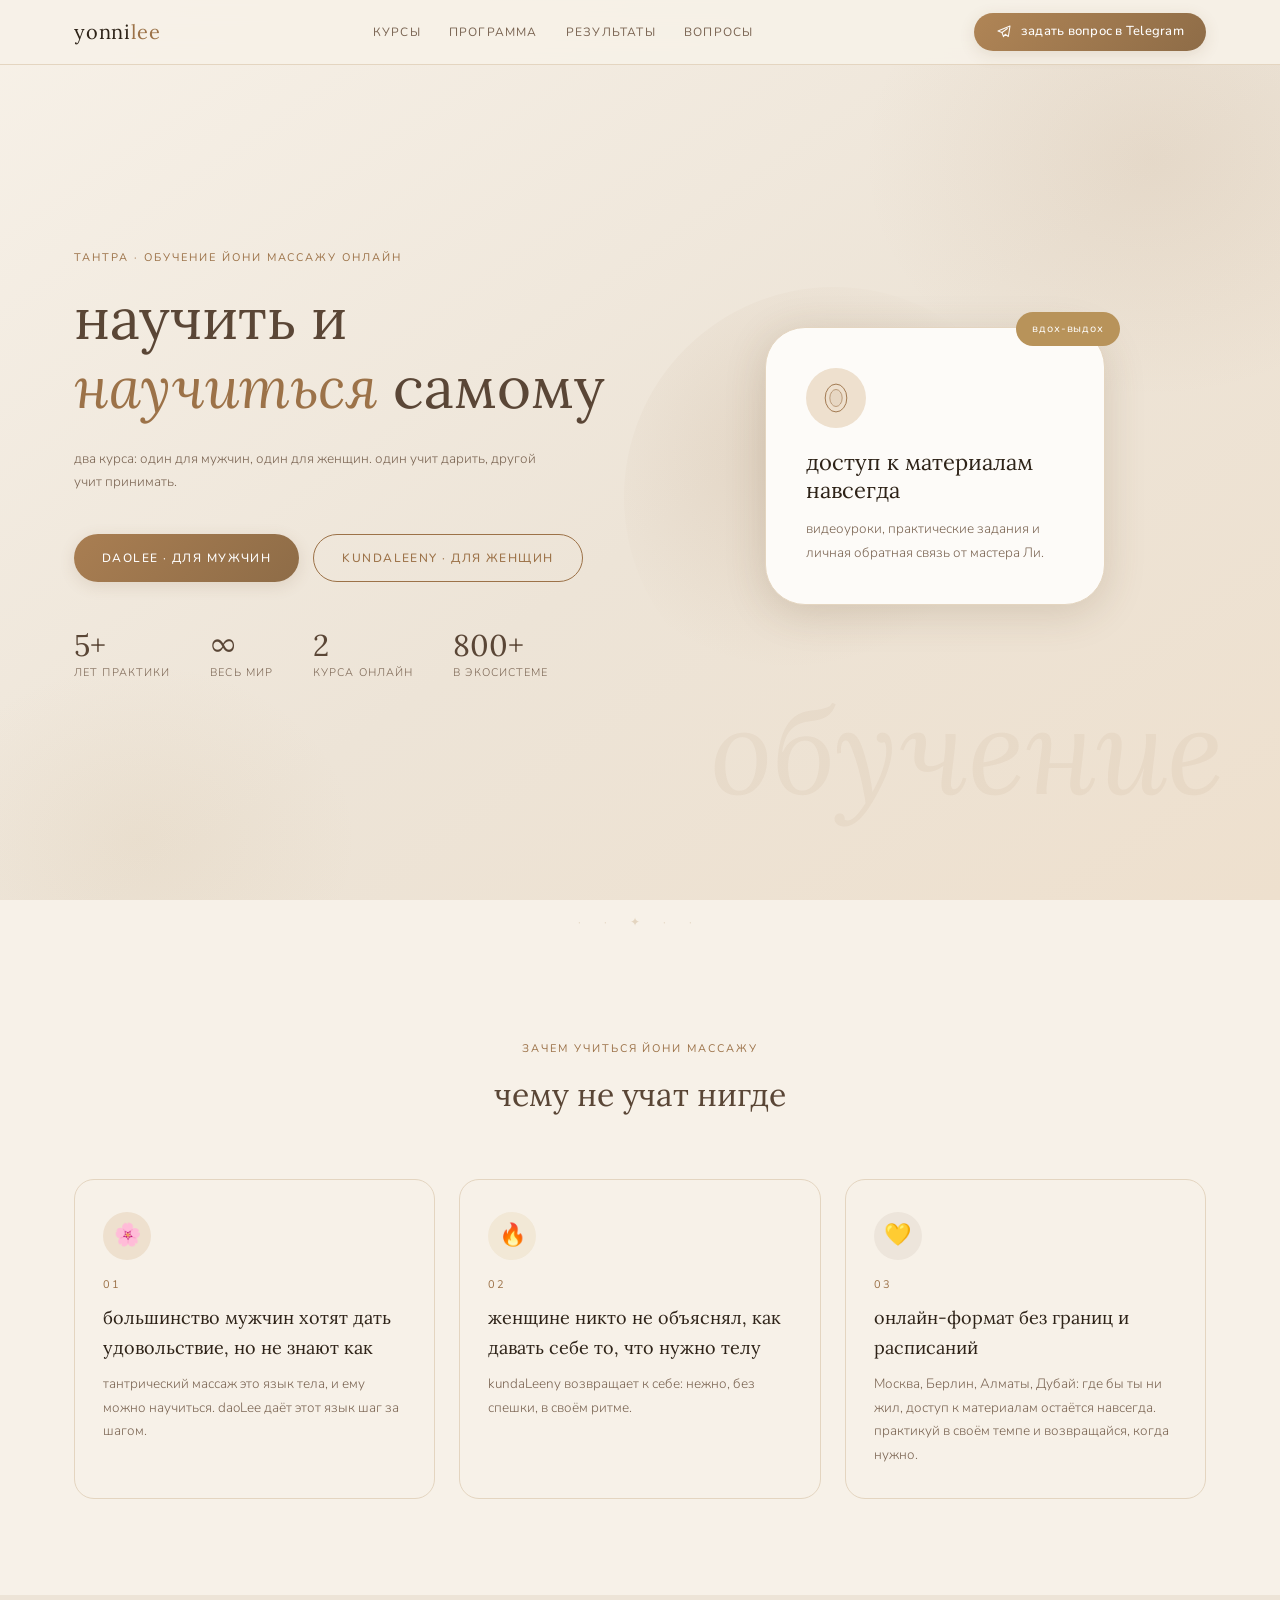
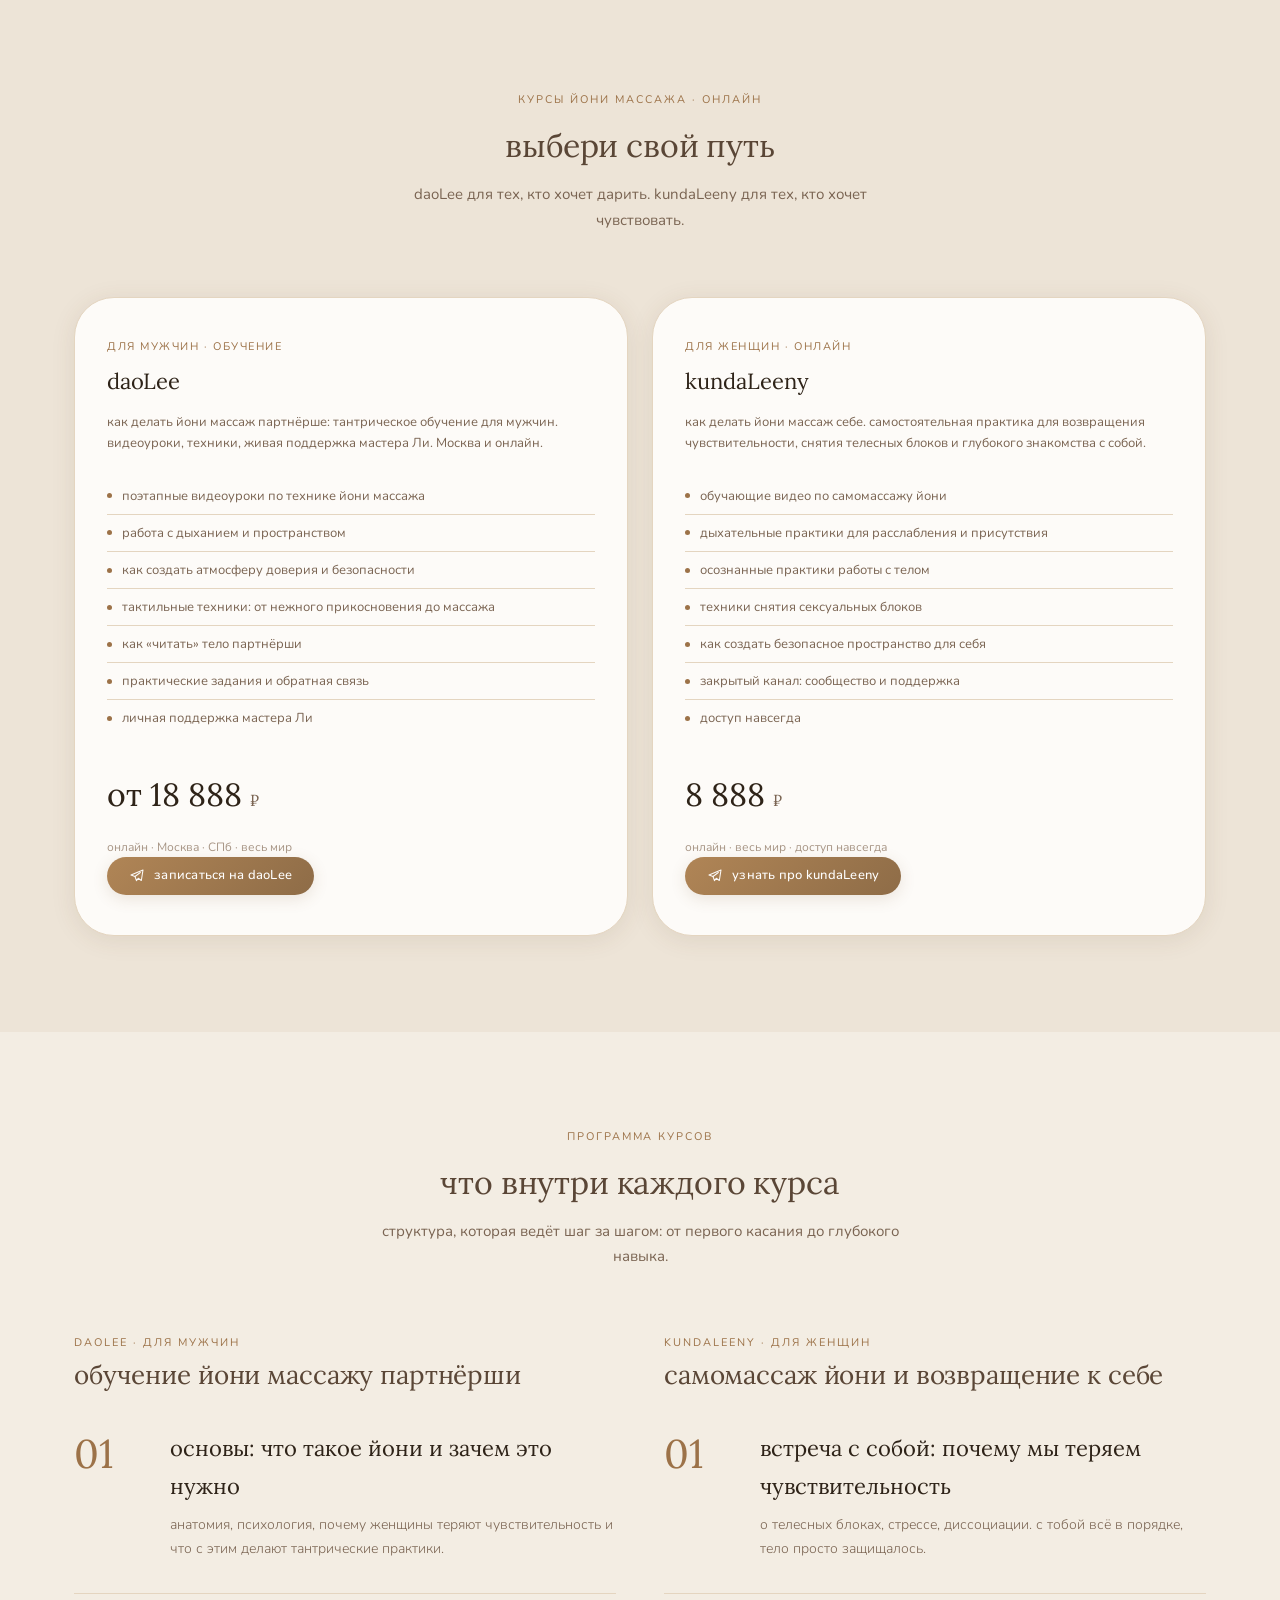
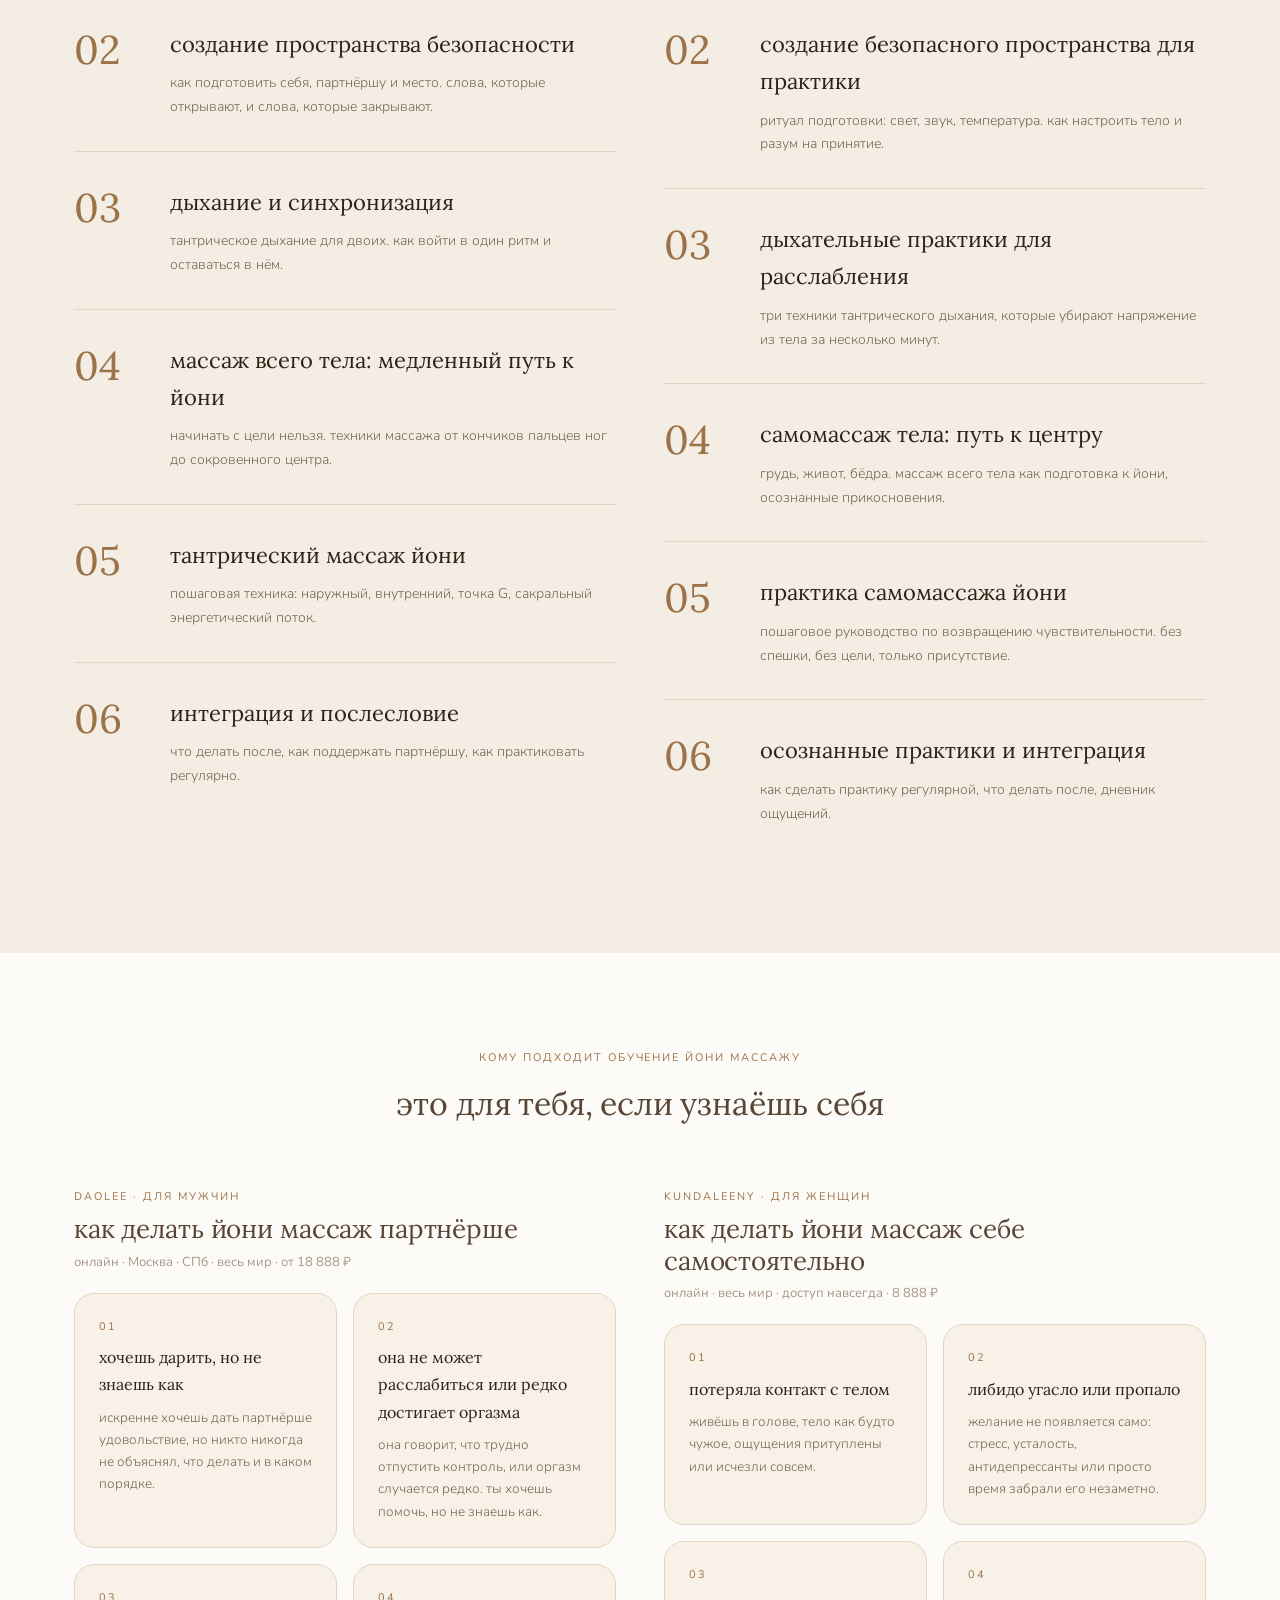
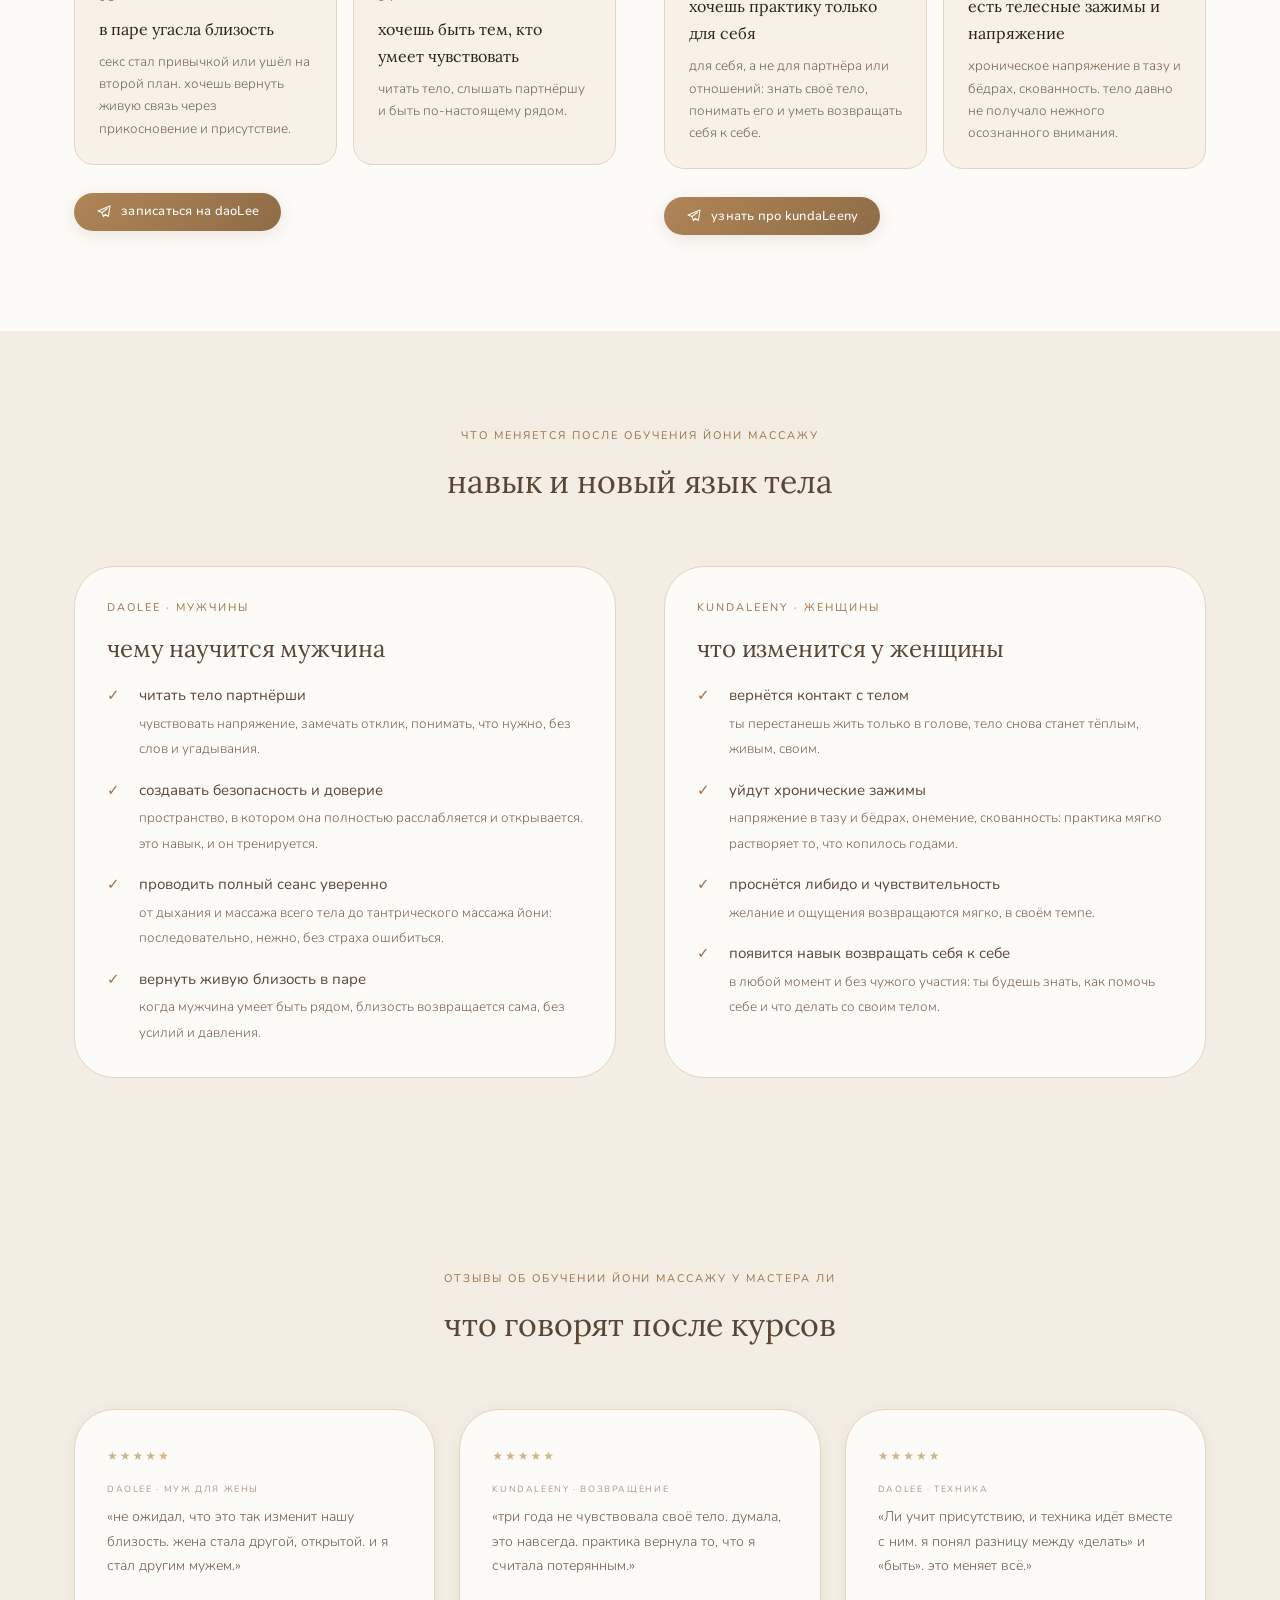
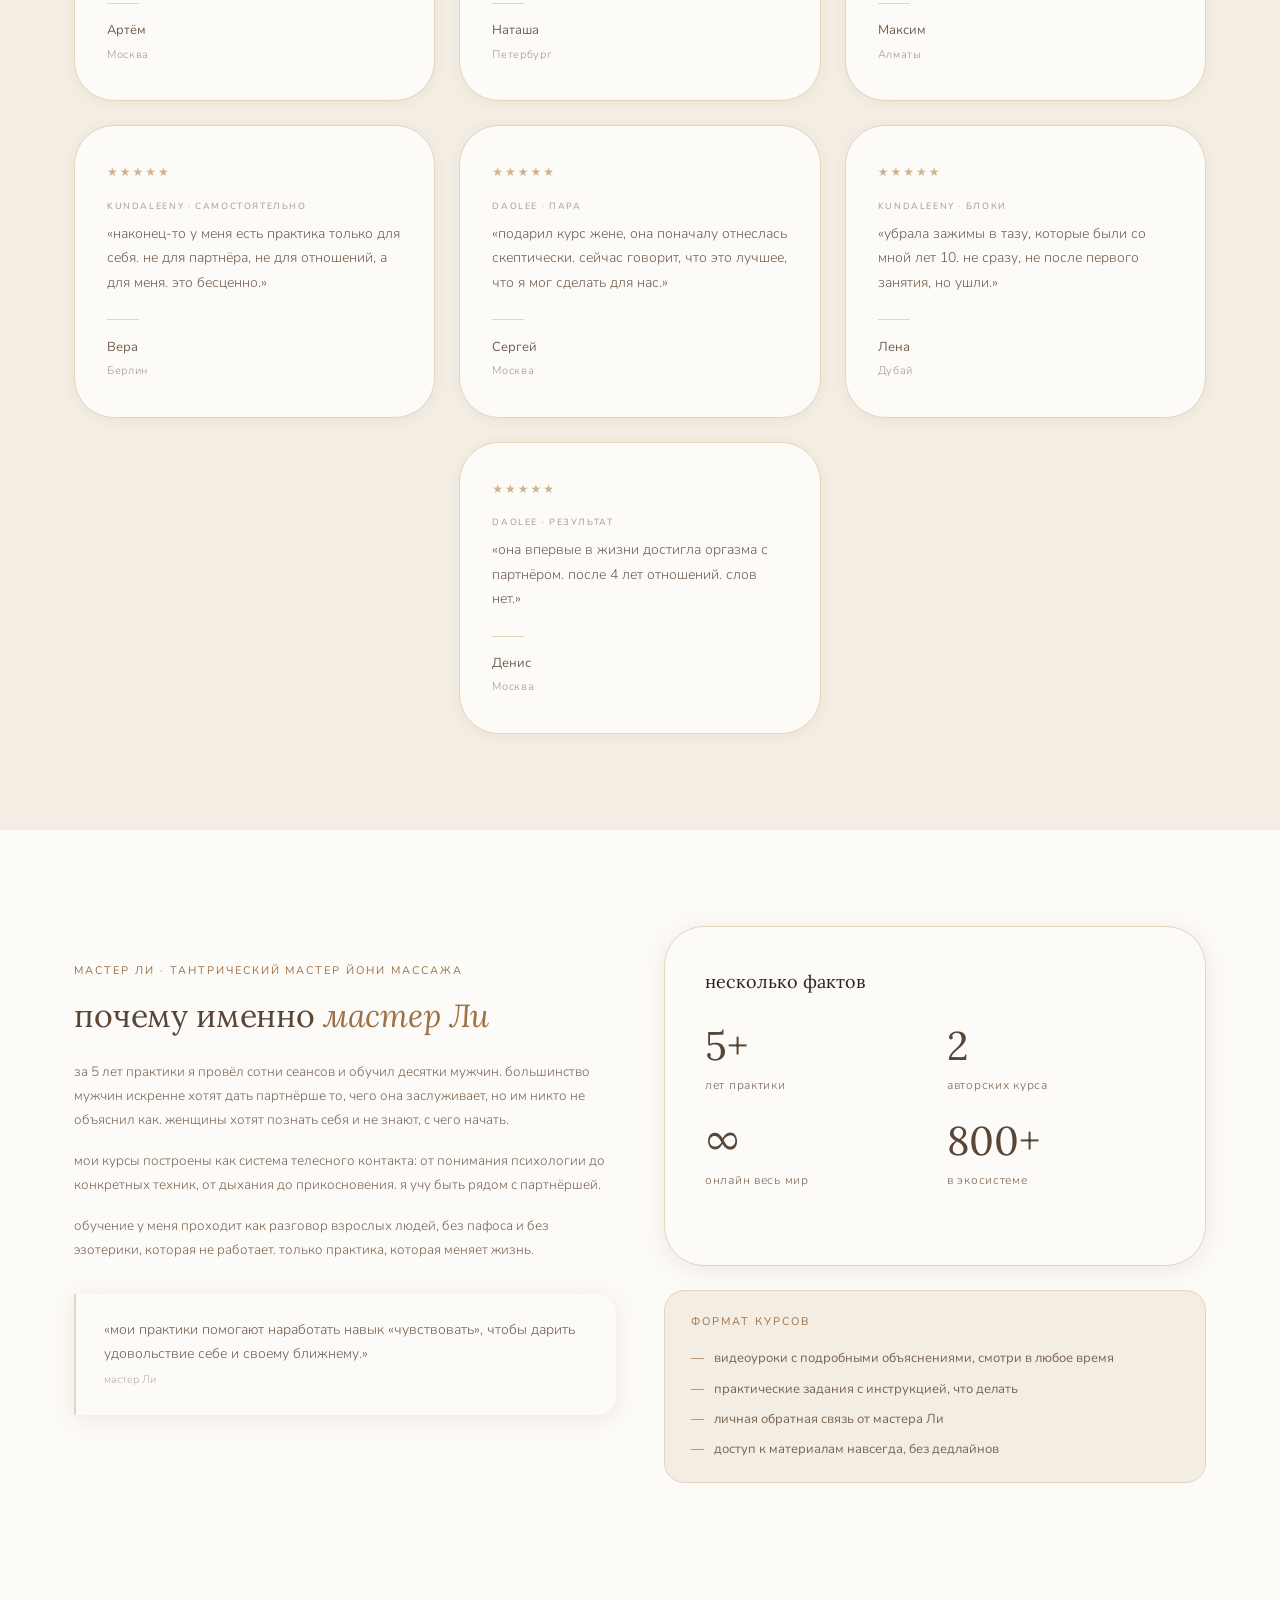
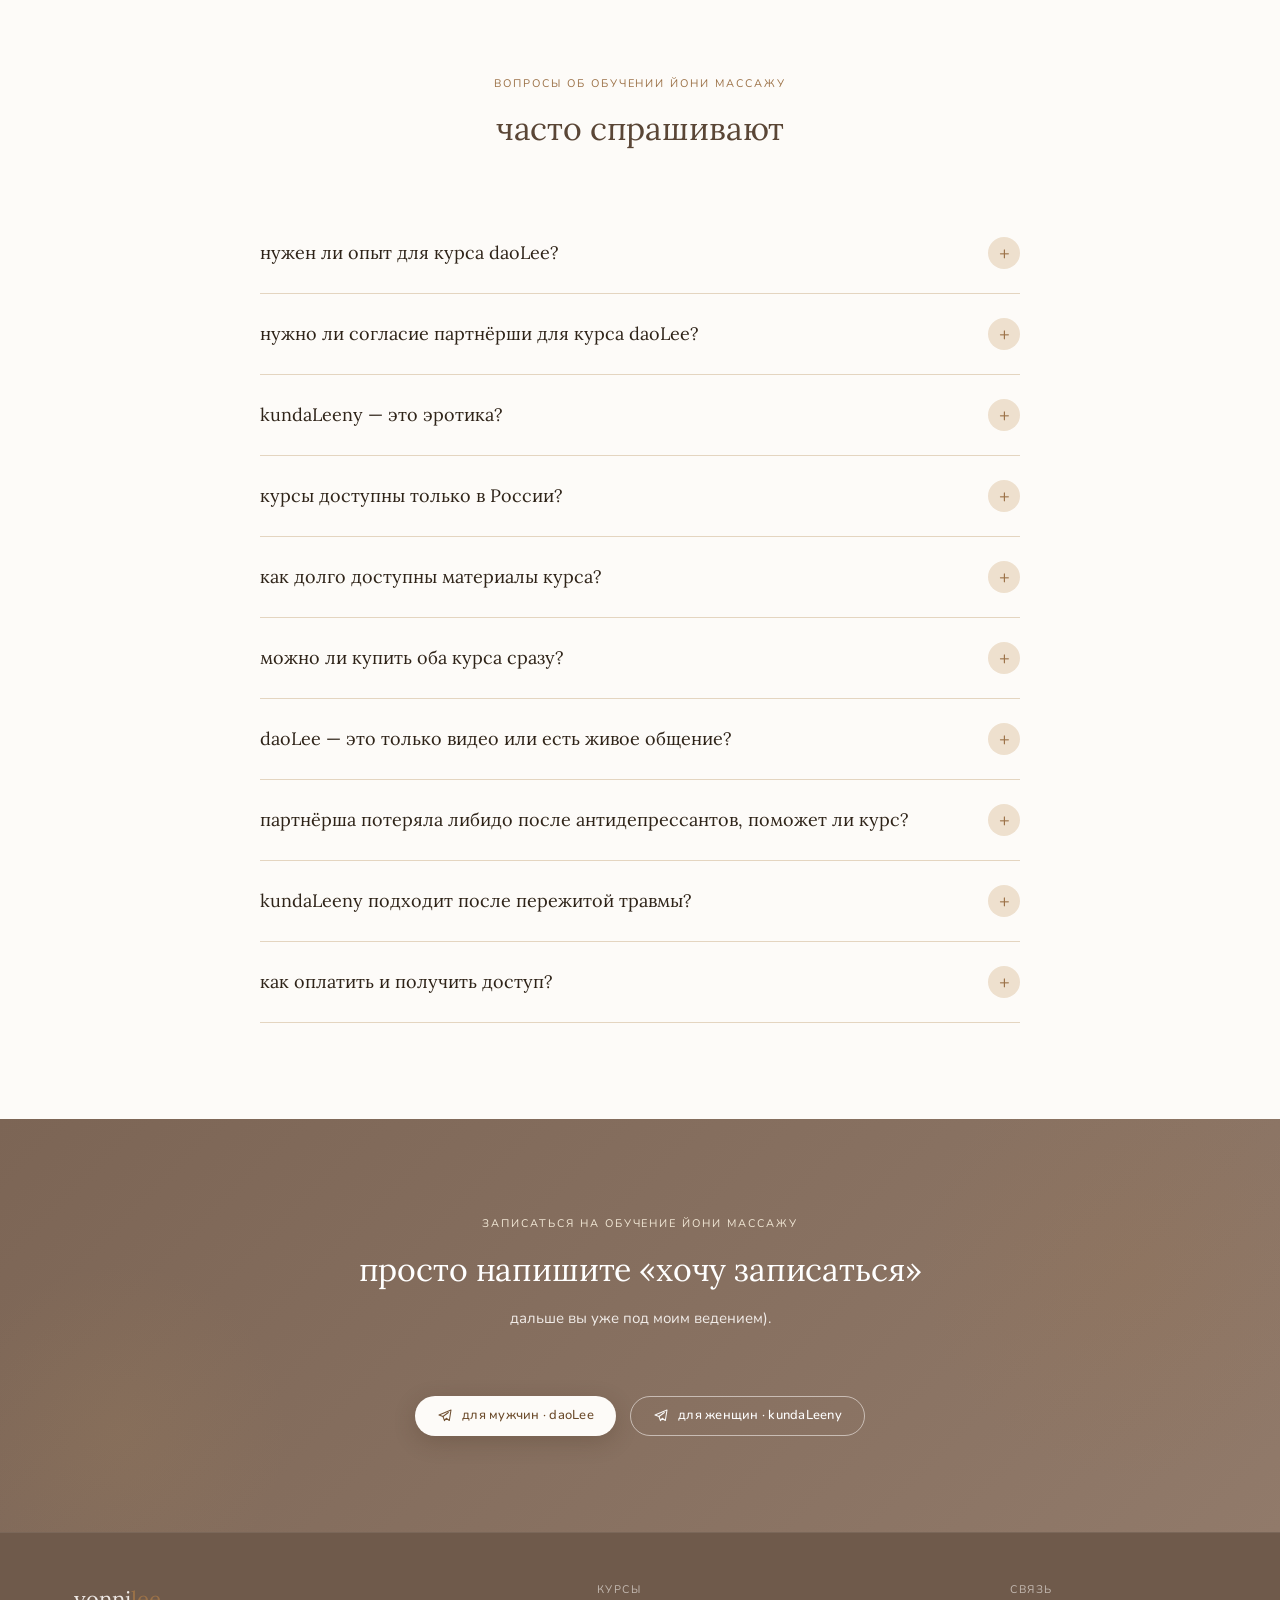
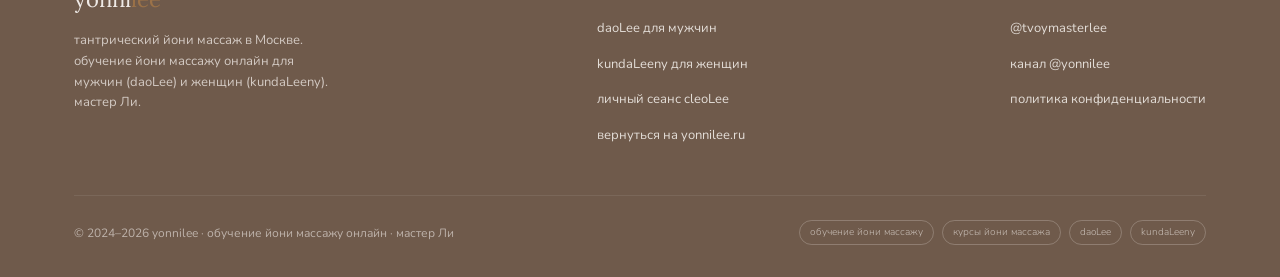
<file: obuchenie_yoni.html>
<!DOCTYPE html>
<html lang="ru"><head><meta charset="UTF-8"><meta name="viewport" content="width=device-width, initial-scale=1.0">
<title>Обучение йони массажу: daoLee для мужчин и kundaLeeny для женщин | мастер Ли · yonnilee.ru</title>
<meta name="description" content="Обучение йони массажу онлайн. daoLee: курс для мужчин, как делать йони массаж партнёрше. kundaLeeny: как делать йони массаж себе самостоятельно. Мастер Ли. Москва и весь мир.">
<meta name="keywords" content="обучение йони массажу, курсы йони массажа, как делать йони массаж мужчине, как научить партнера йони массажу, йони массаж онлайн курс, тантрический массаж обучение, daoLee, kundaLeeny, мастер Ли yonnilee">
<meta name="robots" content="index, follow"><link rel="canonical" href="https://yonnilee.ru/obuchenie">
<meta property="og:title" content="Обучение йони массажу · daoLee и kundaLeeny · мастер Ли"><meta property="og:description" content="Два курса по йони массажу: для мужчин, как делать партнёрше, и для женщин, самомассаж. Онлайн, весь мир. Мастер Ли.">
<meta property="og:type" content="website"><meta property="og:url" content="https://yonnilee.ru/obuchenie"><meta property="og:locale" content="ru_RU">
<link rel="preconnect" href="https://fonts.googleapis.com"><link rel="preconnect" href="https://fonts.gstatic.com" crossorigin>
<link href="https://fonts.googleapis.com/css2?family=Nunito:ital,wght@0,300;0,400;0,500;0,600;1,300;1,400&family=Lora:ital,wght@0,400;0,500;1,400;1,500&display=swap" rel="stylesheet">
<script type="application/ld+json">{"@context": "https://schema.org", "@graph": [{"@type": "FAQPage", "mainEntity": [{"@type": "Question", "name": "нужен ли опыт для курса daoLee?", "acceptedAnswer": {"@type": "Answer", "text": "нет. курс рассчитан на мужчин без опыта, всё объясняется с нуля и пошагово: от теории и психологии до конкретных техник. если опыт у вас есть, вы, скорее всего, заметите, что делали что-то иначе."}}, {"@type": "Question", "name": "нужно ли согласие партнёрши для курса daoLee?", "acceptedAnswer": {"@type": "Answer", "text": "для прохождения курса нет. для практики с партнёршей обязательно. часть курса как раз о том, как пригласить партнёршу к практике нежно и без давления."}}, {"@type": "Question", "name": "kundaLeeny — это эротика?", "acceptedAnswer": {"@type": "Answer", "text": "нет, это терапевтическая телесная практика. цель: вернуть чувствительность, снять зажимы и познакомиться с собой. оргазм возможен, но мы его не добиваемся."}}, {"@type": "Question", "name": "курсы доступны только в России?", "acceptedAnswer": {"@type": "Answer", "text": "нет, оба курса полностью онлайн. Алматы, Берлин, Дубай, Лондон: где бы вы ни жили, материалы доступны сразу после оплаты."}}, {"@type": "Question", "name": "как долго доступны материалы курса?", "acceptedAnswer": {"@type": "Answer", "text": "навсегда. торопиться некуда: возвращайтесь к урокам, пересматривайте материал, практикуйте в своём ритме."}}, {"@type": "Question", "name": "можно ли купить оба курса сразу?", "acceptedAnswer": {"@type": "Answer", "text": "да. напишите мастеру Ли, для пар и совместной покупки есть специальные условия."}}, {"@type": "Question", "name": "daoLee — это только видео или есть живое общение?", "acceptedAnswer": {"@type": "Answer", "text": "есть личная обратная связь от мастера Ли: можно задавать вопросы по практике и разбирать конкретную ситуацию. это важная часть курса."}}, {"@type": "Question", "name": "партнёрша потеряла либидо после антидепрессантов, поможет ли курс?", "acceptedAnswer": {"@type": "Answer", "text": "это один из самых частых запросов, и практика помогает. лечением она не является, она создаёт условия, чтобы тело вспомнило себя. мягко и без давления на результат."}}, {"@type": "Question", "name": "kundaLeeny подходит после пережитой травмы?", "acceptedAnswer": {"@type": "Answer", "text": "зависит от ситуации. если травма свежая или активная, сначала нужна работа с психологом. если вы в стабильном состоянии и хотите мягко возвращаться к телу, практика может очень помочь. напишите Ли, разберёмся вместе."}}, {"@type": "Question", "name": "как оплатить и получить доступ?", "acceptedAnswer": {"@type": "Answer", "text": "напишите мне в Telegram @tvoymasterlee."}}]}, {"@type": "Course", "name": "daoLee: обучение йони массажу для мужчин", "description": "Онлайн-курс: как делать йони массаж партнёрше.", "provider": {"@type": "Person", "name": "мастер Ли", "url": "https://yonnilee.ru"}, "offers": {"@type": "Offer", "price": "18888", "priceCurrency": "RUB"}}, {"@type": "Course", "name": "kundaLeeny: как делать йони массаж себе", "description": "Онлайн-курс самомассажа йони для женщин.", "provider": {"@type": "Person", "name": "мастер Ли", "url": "https://yonnilee.ru"}, "offers": {"@type": "Offer", "price": "8888", "priceCurrency": "RUB"}}]}</script>
<style>
/* ============================================================
   DESIGN SYSTEM — Linen & Umber Light Theme
   Beige · Milk · Warm Brown
   ============================================================ */
:root {
  --rose:     #9C7248;
  --rose-lt:  #EEE0CE;
  --rose-dk:  #6B4A2A;
  --blush:    #DFD0BB;

  --mauve:    #A08C7A;
  --mauve-lt: #EDE5DB;

  --gold:     #B8935A;
  --gold-lt:  #F2E8D6;

  --sage:     #C4B9AB;
  --sage-dk:  #8A7568;

  --cream:    #F7F1E8;
  --sand:     #E4D5C0;
  --mist:     #F3EDE3;
  --white:    #FDFBF8;
  --linen:    #EDE4D7;

  --ink:      #2E2318;
  --ink-md:   #7A6452;

  --font-display: 'Lora', Georgia, 'Times New Roman', serif;
  --font-body:    'Nunito', 'Segoe UI', system-ui, sans-serif;

  --r-xs:   4px;
  --r-s:    12px;
  --r-m:    20px;
  --r-l:    40px;
  --r-pill: 100px;

  --shadow:       0 4px 24px rgba(100,70,40,0.10);
  --shadow-hover: 0 8px 40px rgba(100,70,40,0.18);

  --section: 96px;
}

*, *::before, *::after { box-sizing: border-box; margin: 0; padding: 0; }
html { scroll-behavior: smooth; }

body {
  background: var(--cream);
  color: var(--ink);
  font-family: var(--font-body);
  font-weight: 400;
  font-size: 15px;
  line-height: 1.7;
  -webkit-font-smoothing: antialiased;
}

/* ============================================================
   SCROLL REVEAL
   ============================================================ */
.reveal {
  opacity: 0;
  transform: translateY(28px);
  transition: opacity 0.7s cubic-bezier(0.16,1,0.3,1), transform 0.7s cubic-bezier(0.16,1,0.3,1);
}
.reveal.visible { opacity: 1; transform: translateY(0); }
.reveal-delay-1 { transition-delay: 0.1s; }
.reveal-delay-2 { transition-delay: 0.2s; }
.reveal-delay-3 { transition-delay: 0.3s; }

/* ============================================================
   TYPOGRAPHY
   ============================================================ */
h1, h2, h3 { font-family: var(--font-display); font-weight: 300; line-height: 1.22; letter-spacing: 0; }
h1 { font-size: clamp(34px, 5.6vw, 58px); letter-spacing: 0; }
h2 { font-size: clamp(25px, 3.4vw, 38px); letter-spacing: 0; }
h3 { font-size: clamp(18px, 2.5vw, 24px); }

.eyebrow {
  font-family: var(--font-body);
  font-size: 11px;
  font-weight: 400;
  letter-spacing: 0.18em;
  text-transform: uppercase;
  color: var(--rose);
  display: block;
  margin-bottom: 16px;
}

/* ============================================================
   LAYOUT
   ============================================================ */
.container { max-width: 1180px; margin: 0 auto; padding: 0 24px; }
.section { padding: var(--section) 0; }
.grid-2 { display: grid; grid-template-columns: 1fr 1fr; gap: 48px; align-items: center; }

/* ============================================================
   BUTTONS
   ============================================================ */
.btn {
  display: inline-flex;
  align-items: center;
  gap: 8px;
  padding: 13px 28px;
  border-radius: var(--r-pill);
  font-family: var(--font-body);
  font-size: 12px;
  font-weight: 400;
  letter-spacing: 0.12em;
  text-transform: uppercase;
  cursor: pointer;
  border: none;
  text-decoration: none;
  transition: all 0.3s cubic-bezier(0.34,1.56,0.64,1);
}
.btn-primary { background: var(--rose); color: #fff; }
.btn-primary:hover { background: var(--rose-dk); transform: translateY(-2px); box-shadow: 0 6px 24px rgba(100,70,40,0.30); }
.btn-outline { background: transparent; color: var(--rose); border: 1px solid var(--rose); }
.btn-outline:hover { background: var(--rose-lt); transform: translateY(-2px); }
.btn-gold { background: var(--gold); color: #fff; }
.btn-gold:hover { background: var(--rose-dk); transform: translateY(-2px); box-shadow: 0 6px 24px rgba(184,147,90,0.35); }

/* ============================================================
   NAVIGATION
   ============================================================ */
nav {
  position: fixed;
  top: 0; left: 0; right: 0;
  z-index: 100;
  background: rgba(247,241,232,0.93);
  backdrop-filter: blur(12px);
  -webkit-backdrop-filter: blur(12px);
  border-bottom: 0.5px solid var(--sand);
  transition: box-shadow 0.3s;
}
.nav-inner {
  display: flex;
  align-items: center;
  justify-content: space-between;
  height: 64px;
}
.nav-logo {
  font-family: var(--font-display);
  font-size: 20px;
  font-weight: 400;
  color: var(--ink);
  text-decoration: none;
  letter-spacing: 0.04em;
}
.nav-logo span { color: var(--rose); }
.nav-links {
  display: flex;
  gap: 32px;
  list-style: none;
}
.nav-links a {
  font-size: 12px;
  font-weight: 400;
  letter-spacing: 0.1em;
  text-transform: uppercase;
  color: var(--ink-md);
  text-decoration: none;
  transition: color 0.2s;
}
.nav-links a:hover { color: var(--rose); }
.nav-toggle {
  display: none;
  background: none;
  border: none;
  cursor: pointer;
  width: 32px; height: 32px;
  flex-direction: column;
  justify-content: center;
  gap: 5px;
}
.nav-toggle span { display: block; height: 1px; background: var(--ink); transition: all 0.3s; }

/* ============================================================
   HERO
   ============================================================ */
.hero {
  min-height: 100vh;
  display: flex;
  align-items: center;
  padding-top: 80px;
  position: relative;
  overflow: hidden;
  background: linear-gradient(145deg, var(--cream) 0%, var(--linen) 55%, var(--rose-lt) 100%);
}
.hero-orb-1 {
  position: absolute;
  top: -80px; right: -160px;
  width: 580px; height: 480px;
  background: radial-gradient(ellipse, rgba(156,114,72,0.10) 0%, transparent 70%);
  pointer-events: none;
}
.hero-orb-2 {
  position: absolute;
  bottom: -120px; left: -80px;
  width: 440px; height: 360px;
  background: radial-gradient(ellipse, rgba(184,147,90,0.08) 0%, transparent 70%);
  pointer-events: none;
}
.hero-ghost {
  position: absolute;
  bottom: 48px; right: 56px;
  font-family: var(--font-display);
  font-size: 120px;
  font-weight: 300;
  font-style: italic;
  color: rgba(156,114,72,0.07);
  pointer-events: none;
  user-select: none;
  white-space: nowrap;
}
.hero-content { position: relative; z-index: 2; width: 100%; }
.hero-title {
  font-family: var(--font-display);
  font-size: clamp(44px, 7vw, 80px);
  font-weight: 300;
  line-height: 1.05;
  letter-spacing: -0.02em;
  color: var(--ink);
  margin-bottom: 24px;
}
.hero-title em { font-style: italic; color: var(--rose); }
.hero-subtitle {
  font-size: 15px;
  font-weight: 300;
  line-height: 1.75;
  color: var(--ink-md);
  max-width: 480px;
  margin-bottom: 40px;
}
.hero-cta-group { display: flex; gap: 16px; flex-wrap: wrap; margin-bottom: 56px; }
.hero-stats { display: flex; gap: 40px; flex-wrap: wrap; }
.hero-stat-num {
  font-family: var(--font-display);
  font-size: 36px;
  font-weight: 400;
  color: var(--ink);
  display: block;
  line-height: 1;
}
.hero-stat-label {
  font-size: 11px;
  font-weight: 300;
  letter-spacing: 0.1em;
  color: var(--ink-md);
  text-transform: uppercase;
  margin-top: 4px;
  display: block;
}

/* Hero float card */
.hero-visual { position: relative; display: flex; justify-content: center; align-items: center; }
.hero-orbs-bg {
  position: absolute;
  top: -40px; left: -40px;
  width: 420px; height: 420px;
  background: radial-gradient(ellipse at 40% 40%, rgba(156,114,72,0.14) 0%, transparent 60%);
  border-radius: 50%;
  pointer-events: none;
}
.hero-card {
  background: var(--white);
  border-radius: var(--r-l);
  padding: 40px;
  box-shadow: var(--shadow-hover);
  border: 0.5px solid var(--sand);
  max-width: 340px;
  position: relative;
}
.hero-card-badge {
  position: absolute;
  top: -16px; right: -16px;
  background: var(--gold);
  color: #fff;
  font-size: 11px;
  font-weight: 400;
  letter-spacing: 0.08em;
  padding: 8px 16px;
  border-radius: var(--r-pill);
  white-space: nowrap;
}
.hero-card-icon {
  width: 60px; height: 60px;
  background: var(--rose-lt);
  border-radius: 50%;
  display: flex; align-items: center; justify-content: center;
  margin-bottom: 20px;
}
.hero-card-title {
  font-family: var(--font-display);
  font-size: 22px;
  font-weight: 300;
  line-height: 1.3;
  color: var(--ink);
  margin-bottom: 12px;
}
.hero-card-desc { font-size: 13px; color: var(--ink-md); line-height: 1.65; }

/* ============================================================
   ORNAMENT
   ============================================================ */
.ornament { text-align: center; color: var(--sand); letter-spacing: 10px; font-size: 12px; padding: 12px 0; }

/* ============================================================
   WHAT IS YONI
   ============================================================ */
.what-section { background: var(--white); }
.what-text p { font-size: 15px; line-height: 1.8; color: var(--ink-md); margin-bottom: 20px; }
.what-text p strong { color: var(--ink); font-weight: 400; }
.what-mini-grid {
  display: grid;
  grid-template-columns: 1fr 1fr;
  gap: 16px;
  margin-top: 8px;
}
.mini-card {
  background: var(--cream);
  border-radius: var(--r-m);
  padding: 24px 20px;
  border: 0.5px solid var(--sand);
  transition: all 0.3s;
}
.mini-card:hover { box-shadow: var(--shadow); transform: translateY(-3px); }
.mini-card-icon { font-size: 24px; margin-bottom: 10px; }
.mini-card-title {
  font-family: var(--font-display);
  font-size: 16px;
  font-weight: 400;
  color: var(--ink);
  margin-bottom: 6px;
}
.mini-card p { font-size: 13px; color: var(--ink-md); line-height: 1.6; }

/* ============================================================
   PAINS — ДЛЯ КОГО
   ============================================================ */
.pains-section { background: var(--cream); }
.pains-grid {
  display: grid;
  grid-template-columns: repeat(3, 1fr);
  gap: 20px;
}
.pain-card {
  background: var(--white);
  border-radius: var(--r-l);
  padding: 32px 28px;
  border: 0.5px solid var(--sand);
  box-shadow: var(--shadow);
  transition: all 0.35s cubic-bezier(0.16,1,0.3,1);
  position: relative;
  overflow: hidden;
}
.pain-card::after {
  content: '';
  position: absolute;
  bottom: 0; left: 0; right: 0;
  height: 2px;
  background: linear-gradient(90deg, var(--rose), var(--gold));
  opacity: 0;
  transition: opacity 0.3s;
}
.pain-card:hover { box-shadow: var(--shadow-hover); transform: translateY(-4px); }
.pain-card:hover::after { opacity: 1; }
.pain-quote {
  font-family: var(--font-display);
  font-size: 17px;
  font-weight: 300;
  font-style: italic;
  color: var(--ink);
  line-height: 1.5;
  margin-bottom: 16px;
}
.pain-quote::before { content: '«'; color: var(--rose); }
.pain-quote::after  { content: '»'; color: var(--rose); }
.pain-label { font-size: 12px; font-weight: 300; color: var(--ink-md); letter-spacing: 0.06em; }

/* ============================================================
   HOW IT GOES
   ============================================================ */
.how-section { background: var(--mist); }
.section-header { text-align: center; margin-bottom: 64px; }
.section-header h2 { margin-bottom: 16px; }
.section-header p { font-size: 15px; color: var(--ink-md); max-width: 520px; margin: 0 auto; line-height: 1.7; }
.steps { display: flex; flex-direction: column; max-width: 820px; margin: 0 auto; }
.step {
  display: grid;
  grid-template-columns: 64px 1fr;
  gap: 32px;
  padding: 32px 0;
  border-bottom: 0.5px solid var(--sand);
  align-items: start;
}
.step:last-child { border-bottom: none; }
.step-num {
  font-family: var(--font-display);
  font-size: 40px;
  font-weight: 300;
  color: var(--rose);
  line-height: 1;
  padding-top: 4px;
}
.step-title {
  font-family: var(--font-display);
  font-size: 22px;
  font-weight: 400;
  color: var(--ink);
  margin-bottom: 8px;
}
.step p { font-size: 14px; color: var(--ink-md); line-height: 1.7; }

/* ============================================================
   BENEFITS
   ============================================================ */
.benefits-section { background: var(--white); }
.benefits-grid { display: grid; grid-template-columns: repeat(3, 1fr); gap: 24px; }
.benefit-card {
  background: var(--cream);
  border-radius: var(--r-m);
  padding: 32px 28px;
  border: 0.5px solid var(--sand);
  transition: all 0.3s;
}
.benefit-card:hover { box-shadow: var(--shadow); transform: translateY(-3px); }
.benefit-icon {
  width: 48px; height: 48px;
  border-radius: 50%;
  display: flex; align-items: center; justify-content: center;
  margin-bottom: 16px;
  font-size: 22px;
}
.benefit-title {
  font-family: var(--font-display);
  font-size: 18px;
  font-weight: 400;
  color: var(--ink);
  margin-bottom: 8px;
}
.benefit-card p { font-size: 13px; color: var(--ink-md); line-height: 1.65; }

/* ============================================================
   PROGRAMS
   ============================================================ */
.programs-section { background: var(--linen); }
.program-cards { display: grid; grid-template-columns: repeat(3, 1fr); gap: 24px; }
.program-card {
  background: var(--white);
  border-radius: var(--r-l);
  padding: 40px 32px;
  border: 0.5px solid var(--sand);
  box-shadow: var(--shadow);
  transition: all 0.35s cubic-bezier(0.16,1,0.3,1);
  position: relative;
  overflow: hidden;
}
.program-card::before {
  content: '';
  position: absolute;
  top: 0; left: 0; right: 0;
  height: 3px;
  background: linear-gradient(90deg, var(--rose), var(--gold));
  opacity: 0;
  transition: opacity 0.3s;
}
.program-card:hover { box-shadow: var(--shadow-hover); transform: translateY(-6px); }
.program-card:hover::before { opacity: 1; }
.program-card.featured::before { opacity: 1; }
.program-card.featured { border-color: var(--rose); }
.featured-badge {
  background: var(--rose-lt);
  color: var(--rose-dk);
  font-size: 10px;
  font-weight: 400;
  letter-spacing: 0.14em;
  text-transform: uppercase;
  padding: 5px 12px;
  border-radius: var(--r-pill);
  display: inline-block;
  margin-bottom: 20px;
}
.program-icon {
  width: 52px; height: 52px;
  border-radius: 50%;
  display: flex; align-items: center; justify-content: center;
  margin-bottom: 20px;
  font-size: 24px;
}
.bg-rose   { background: var(--rose-lt); }
.bg-gold   { background: var(--gold-lt); }
.bg-mauve  { background: var(--mauve-lt); }
.program-title {
  font-family: var(--font-display);
  font-size: 22px;
  font-weight: 400;
  color: var(--ink);
  margin-bottom: 12px;
}
.program-name-tag {
  font-family: var(--font-body);
  font-size: 11px;
  letter-spacing: 0.14em;
  text-transform: uppercase;
  color: var(--rose);
  margin-bottom: 6px;
  display: block;
}
.program-desc { font-size: 13px; color: var(--ink-md); line-height: 1.6; margin-bottom: 24px; }
.program-features { list-style: none; margin-bottom: 32px; }
.program-features li {
  font-size: 13px;
  color: var(--ink-md);
  padding: 7px 0;
  border-bottom: 0.5px solid var(--sand);
  display: flex;
  align-items: center;
  gap: 10px;
}
.program-features li:last-child { border-bottom: none; }
.program-features li::before { content: ''; width: 5px; height: 5px; border-radius: 50%; background: var(--rose); flex-shrink: 0; }
.program-price {
  font-family: var(--font-display);
  font-size: 32px;
  font-weight: 400;
  color: var(--ink);
  margin-bottom: 20px;
}
.program-price span { font-size: 16px; color: var(--ink-md); font-weight: 300; }

/* ============================================================
   ABOUT
   ============================================================ */
.about-section { background: var(--cream); }
.about-text h2 { margin-bottom: 24px; }
.about-text p { font-size: 15px; color: var(--ink-md); line-height: 1.8; margin-bottom: 18px; }
.about-quote {
  background: var(--white);
  border-left: 2px solid var(--rose);
  padding: 24px 28px;
  border-radius: 0 var(--r-m) var(--r-m) 0;
  margin: 32px 0;
  font-family: var(--font-display);
  font-size: 20px;
  font-style: italic;
  font-weight: 300;
  color: var(--ink);
  line-height: 1.45;
  box-shadow: var(--shadow);
}
.about-right {
  background: var(--white);
  border-radius: var(--r-l);
  padding: 40px;
  box-shadow: var(--shadow);
  border: 0.5px solid var(--sand);
}
.about-right-title {
  font-family: var(--font-display);
  font-size: 18px;
  font-weight: 400;
  color: var(--ink);
  margin-bottom: 28px;
}
.stats-grid { display: grid; grid-template-columns: 1fr 1fr; gap: 24px; margin-bottom: 32px; }
.stat-num {
  font-family: var(--font-display);
  font-size: 40px;
  font-weight: 300;
  color: var(--rose);
  display: block;
  line-height: 1;
  margin-bottom: 6px;
}
.stat-label { font-size: 12px; font-weight: 300; color: var(--ink-md); letter-spacing: 0.06em; }
.features-list { list-style: none; }
.features-list li {
  font-size: 13px;
  color: var(--ink-md);
  padding: 10px 0;
  border-bottom: 0.5px solid var(--sand);
  display: flex;
  align-items: center;
  gap: 12px;
}
.features-list li:last-child { border-bottom: none; }
.features-list li::before { content: '✦'; color: var(--gold); font-size: 10px; flex-shrink: 0; }

/* ============================================================
   REVIEWS
   ============================================================ */
.reviews-section { background: var(--mist); }
.reviews-grid { display: grid; grid-template-columns: repeat(3, 1fr); gap: 24px; }
.review-card {
  background: var(--white);
  border-radius: var(--r-l);
  padding: 36px 32px;
  box-shadow: var(--shadow);
  border: 0.5px solid var(--sand);
  transition: all 0.3s;
}
.review-card:hover { box-shadow: var(--shadow-hover); transform: translateY(-3px); }
.review-stars { color: var(--gold); font-size: 14px; margin-bottom: 16px; letter-spacing: 2px; }
.review-text {
  font-family: var(--font-display);
  font-size: 17px;
  font-weight: 300;
  font-style: italic;
  color: var(--ink);
  line-height: 1.55;
  margin-bottom: 24px;
}
.review-divider { width: 32px; height: 0.5px; background: var(--sand); margin-bottom: 16px; }
.review-name { font-size: 13px; font-weight: 400; color: var(--ink); margin-bottom: 4px; }
.review-context { font-size: 11px; font-weight: 300; color: var(--ink-md); letter-spacing: 0.06em; }

/* ============================================================
   FAQ
   ============================================================ */
.faq-section { background: var(--white); }
.faq-list { max-width: 760px; margin: 0 auto; }
.faq-item { border-bottom: 0.5px solid var(--sand); }
.faq-q {
  display: flex;
  justify-content: space-between;
  align-items: center;
  padding: 24px 0;
  cursor: pointer;
  gap: 24px;
}
.faq-q-text { font-family: var(--font-display); font-size: 18px; font-weight: 400; color: var(--ink); }
.faq-toggle {
  width: 32px; height: 32px;
  border-radius: 50%;
  background: var(--rose-lt);
  display: flex; align-items: center; justify-content: center;
  flex-shrink: 0;
  transition: all 0.3s;
  color: var(--rose);
  font-size: 18px;
}
.faq-item.open .faq-toggle { background: var(--rose); color: #fff; transform: rotate(45deg); }
.faq-a {
  font-size: 14px;
  color: var(--ink-md);
  line-height: 1.7;
  max-height: 0;
  overflow: hidden;
  transition: max-height 0.4s ease, padding-bottom 0.4s;
}
.faq-item.open .faq-a { max-height: 300px; padding-bottom: 24px; }

/* ============================================================
   CONTACT
   ============================================================ */
.contact-section {
  background: linear-gradient(135deg, #2E2318 0%, #4A3220 100%);
  position: relative;
  overflow: hidden;
}
.contact-bg-orb-1 {
  position: absolute;
  top: -100px; right: -100px;
  width: 500px; height: 500px;
  background: radial-gradient(ellipse, rgba(156,114,72,0.15) 0%, transparent 60%);
  pointer-events: none;
}
.contact-bg-orb-2 {
  position: absolute;
  bottom: -100px; left: -80px;
  width: 400px; height: 400px;
  background: radial-gradient(ellipse, rgba(184,147,90,0.10) 0%, transparent 60%);
  pointer-events: none;
}
.contact-inner { position: relative; z-index: 2; }
.contact-section .eyebrow { color: var(--gold); }
.contact-section h2 { color: var(--white); margin-bottom: 16px; }
.contact-section .section-header p { color: rgba(253,250,247,0.55); }
.contact-cards {
  display: grid;
  grid-template-columns: repeat(3, 1fr);
  gap: 20px;
  max-width: 800px;
  margin: 0 auto 48px;
}
.contact-card {
  background: rgba(253,250,247,0.06);
  border: 0.5px solid rgba(253,250,247,0.12);
  border-radius: var(--r-l);
  padding: 32px 24px;
  text-align: center;
  transition: all 0.3s;
  text-decoration: none;
  cursor: default;
}
a.contact-card { cursor: pointer; }
a.contact-card:hover { background: rgba(156,114,72,0.15); border-color: rgba(156,114,72,0.35); transform: translateY(-3px); }
.contact-card-icon { font-size: 28px; margin-bottom: 12px; }
.contact-card-title { font-size: 13px; font-weight: 400; color: rgba(253,250,247,0.9); letter-spacing: 0.06em; margin-bottom: 6px; }
.contact-card-handle { font-size: 12px; font-weight: 300; color: rgba(253,250,247,0.4); }
.contact-cta-group { display: flex; justify-content: center; gap: 16px; flex-wrap: wrap; }

/* ============================================================
   FOOTER
   ============================================================ */
footer {
  background: var(--ink);
  border-top: 0.5px solid rgba(253,250,247,0.08);
  padding: 48px 0 32px;
}
.footer-inner { display: flex; justify-content: space-between; align-items: flex-start; flex-wrap: wrap; gap: 32px; }
.footer-logo { font-family: var(--font-display); font-size: 22px; font-weight: 300; color: rgba(253,250,247,0.9); margin-bottom: 12px; }
.footer-logo span { color: var(--rose); }
.footer-desc { font-size: 13px; color: rgba(253,250,247,0.35); line-height: 1.6; max-width: 260px; }
.footer-links h4 { font-size: 11px; font-weight: 400; letter-spacing: 0.14em; text-transform: uppercase; color: rgba(253,250,247,0.3); margin-bottom: 16px; }
.footer-links ul { list-style: none; display: flex; flex-direction: column; gap: 10px; }
.footer-links a { font-size: 13px; color: rgba(253,250,247,0.5); text-decoration: none; transition: color 0.2s; }
.footer-links a:hover { color: var(--rose); }
.footer-bottom {
  margin-top: 48px;
  padding-top: 24px;
  border-top: 0.5px solid rgba(253,250,247,0.08);
  display: flex;
  justify-content: space-between;
  align-items: center;
  flex-wrap: wrap;
  gap: 12px;
}
.footer-copy { font-size: 12px; color: rgba(253,250,247,0.2); }
.footer-seo-tags { display: flex; gap: 8px; flex-wrap: wrap; }
.footer-seo-tag {
  font-size: 10px;
  font-weight: 300;
  color: rgba(253,250,247,0.18);
  padding: 3px 10px;
  border: 0.5px solid rgba(253,250,247,0.10);
  border-radius: var(--r-pill);
  text-decoration: none;
}
.footer-seo-tag:hover { color: rgba(253,250,247,0.35); }

/* ============================================================
   RESPONSIVE
   ============================================================ */
@media (max-width: 900px) {
  .pains-grid, .benefits-grid, .program-cards, .reviews-grid, .contact-cards { grid-template-columns: 1fr 1fr; }
}
@media (max-width: 768px) {
  :root { --section: 64px; }
  .nav-links, .nav-cta-wrap { display: none; }
  .nav-toggle { display: flex; }
  .grid-2 { grid-template-columns: 1fr; }
  .hero { min-height: auto; padding: 120px 0 64px; }
  .hero-visual { display: none; }
  .hero-ghost { display: none; }
  .what-mini-grid { grid-template-columns: 1fr; }
  .pains-grid, .benefits-grid, .program-cards, .reviews-grid { grid-template-columns: 1fr; }
  .contact-cards { grid-template-columns: 1fr; max-width: 400px; }
  .footer-inner { flex-direction: column; }
  .footer-bottom { flex-direction: column; text-align: center; }
  h1 { font-size: 40px; }
  h2 { font-size: 28px; }
}

.tagrow{display:flex;flex-wrap:wrap;gap:8px;margin-top:20px}
.tagrow span{padding:4px 14px;border-radius:var(--r-pill);background:var(--rose-lt);color:var(--rose-dk);font-size:11px;letter-spacing:.07em}
.note{margin-top:20px;padding:16px 20px;border:1px solid var(--sand);border-radius:var(--r-m);background:var(--mist);font-size:13px}
.lst{list-style:none;margin-top:16px;display:flex;flex-direction:column;gap:8px}.lst li{font-size:13px;color:var(--ink-md);display:flex;gap:10px}.lst li:before{content:'—';color:var(--rose)}
.cert{background:var(--ink);color:var(--cream)}.cert h2{color:var(--gold-lt)}.cert p{color:rgba(247,241,232,.65);margin-top:14px}.cert .eyebrow{color:var(--gold)}
.cert-box{background:rgba(255,255,255,.05);border:.5px solid rgba(184,147,90,.35);border-radius:var(--r-l);padding:36px}
.cert-box li{color:rgba(247,241,232,.75)}.cert-box strong{color:var(--gold-lt);font-weight:400}
.form-wrap{background:var(--white);border:1px solid var(--sand);border-radius:var(--r-l);padding:36px;max-width:560px;margin:40px auto 0;text-align:left}
.fg{display:flex;flex-direction:column;gap:6px;margin-bottom:16px}.fg label{font-size:10px;letter-spacing:.15em;text-transform:uppercase;color:var(--ink-md)}
.fg input,.fg select{padding:12px 16px;border:1px solid var(--sand);border-radius:var(--r-m);background:var(--cream);font:inherit;color:var(--ink)}
.fg input:focus,.fg select:focus{outline:none;border-color:var(--rose)}
.fnote{font-size:11px;color:var(--ink-md);text-align:center;margin-top:12px}.fnote a{color:var(--rose)}
.soc{display:grid;grid-template-columns:repeat(auto-fit,minmax(220px,1fr));gap:16px;margin-top:40px}
.soc a{background:var(--white);border:1px solid var(--sand);border-radius:var(--r-m);padding:24px;text-decoration:none;color:var(--ink);transition:.3s}.soc a:hover{box-shadow:var(--shadow-hover);transform:translateY(-2px)}
.soc small{display:block;font-size:10px;letter-spacing:.2em;text-transform:uppercase;color:var(--rose)}.soc b{font-family:var(--font-display);font-size:22px;font-weight:400;font-style:italic;display:block;margin:6px 0}
.soc span{font-size:13px;color:var(--ink-md)}

/* тонкий и мелкий текст в первых блоках */
.hero-subtitle,.hero-card-desc,#why .benefit-card p,#about .about-text p,#about .note,#cases .section-header p{font-size:13.5px;font-weight:300;line-height:1.75}
#about .about-text p strong{font-weight:400}
#about .about-quote{font-size:13px;font-weight:300;line-height:1.7}
#about .about-quote small{font-size:11px;font-weight:300;opacity:.75}
#cases .pain-quote{font-size:13.5px;font-weight:300;line-height:1.75}
#cases .pain-label{font-size:10px;font-weight:300}

/* ===== мягкие цвета, правки отступов ===== */
:root{--soft-brown:#7C6555;--soft-brown-2:#917A6A;--soft-brown-ft:#6F5A4B;--handle:#8B6A47}
.contact-section{background:linear-gradient(135deg,var(--soft-brown) 0%,var(--soft-brown-2) 100%)}
.cert{background:linear-gradient(135deg,var(--soft-brown) 0%,var(--soft-brown-2) 100%)}
.cert p{color:rgba(247,241,232,.88)}.cert-box li{color:rgba(247,241,232,.92)}.cert-box{background:rgba(255,255,255,.08)}
footer{background:var(--soft-brown-ft)}
.contact-card-title{color:rgba(253,250,247,.95)}
.contact-card-handle{color:var(--gold-lt);opacity:.9;font-size:13px}
.contact-card{background:rgba(253,250,247,.10)}
.footer-desc{color:rgba(253,250,247,.7)}.footer-links h4{color:rgba(253,250,247,.6)}
.footer-links a{color:rgba(253,250,247,.82)}.footer-copy{color:rgba(253,250,247,.55)}
.footer-seo-tag{color:rgba(253,250,247,.6);border-color:rgba(253,250,247,.22)}
.soc b{color:var(--handle)}
.contact-cards{grid-template-columns:repeat(2,1fr);max-width:560px;margin-left:auto;margin-right:auto}
.nav-inner{gap:24px}.nav-logo{white-space:nowrap}.nav-links{gap:clamp(14px,2.2vw,32px)}.nav-links a{white-space:nowrap}
@media(max-width:1024px){.nav-links a{font-size:11px;letter-spacing:.06em}.nav-cta-wrap .btn{padding:10px 20px;font-size:11px}}
.contact-inner>.section-header p{color:rgba(253,250,247,.9)}.contact-inner>.section-header h2{color:#fff}
.contact-inner>.lst li{color:rgba(253,250,247,.92);font-size:14px}.contact-inner>.lst li:before{color:var(--gold-lt)}
.contact-section .eyebrow{color:var(--gold-lt)}.soc span{color:var(--ink-md)}
.contact-section .form-wrap .eyebrow{color:var(--rose)}.soc{margin-top:48px}
#anketa{scroll-margin-top:90px}
/* ===== шрифт заголовков и кнопки ===== */
h1,h2,h3,.hero-title{font-weight:400;letter-spacing:-.005em}
h1,.hero-title{line-height:1.22}
.hero-title{font-size:clamp(30px,4.8vw,52px)}
h2{font-size:clamp(24px,3.1vw,35px);line-height:1.25}
h1 em,h2 em,.hero-title em{font-weight:400}
.btn{font-weight:500;box-shadow:0 4px 16px rgba(120,85,50,.14)}
.btn-primary{background:linear-gradient(135deg,#A97E52,#8E6C47)}
.btn-primary:hover{background:linear-gradient(135deg,#8E6C47,#775A39)}
.btn-outline{box-shadow:none}
.btn-tg{display:inline-flex;align-items:center;gap:9px;padding:11px 22px;font-size:13px;letter-spacing:.02em;text-transform:none;color:#fff!important;background:linear-gradient(135deg,#B08556,#8E6C47);white-space:nowrap;line-height:1.2}
.btn-tg svg{flex-shrink:0;opacity:.95}
.btn-tg:hover{background:linear-gradient(135deg,#9C7248,#775A39);transform:translateY(-2px)}
.btn-tg-light{background:#FDFBF8;color:#6B4A2A!important;box-shadow:0 6px 22px rgba(60,40,25,.22)}
.btn-tg-light:hover{background:#fff;color:#4F3520!important}
.btn-tg .l-short{display:none}
.cert-cta{margin:28px 0 14px!important}
.cert-box .cert-cta+p{margin-top:0}
.nav-cta-wrap{margin-left:8px}
.hero-cta-group{gap:14px}
@media(max-width:1180px){.nav-cta-wrap .btn-tg .l-full{display:none}.nav-cta-wrap .btn-tg .l-short{display:inline}}
@media(max-width:1024px){.nav-cta-wrap .btn-tg{padding:9px 16px;font-size:12px}}
@media(max-width:400px){.cert-cta .btn-tg{width:100%;justify-content:center;white-space:normal;text-align:center}}
.cert .eyebrow,.cert-box .eyebrow{color:var(--gold-lt)}.cert .lst li:before{color:var(--gold-lt)}
/* ===== тоньше заголовки, спокойные отзывы ===== */
:root{--h-ink:#5A4636;--q-ink:#6F5D4E;--q-mute:#A89686}
h1,h2,h3,.hero-title,.hero-stat-num,.stat-num{color:var(--h-ink)}
h1,.hero-title{font-size:clamp(29px,4.5vw,48px)}
h2{font-size:clamp(23px,2.9vw,32px)}
h1 em,h2 em,.hero-title em{color:var(--rose)}
#reviews .review-text,#cases .pain-quote,#about .about-quote{font-family:var(--font-body);font-style:normal;font-weight:300;font-size:14px;line-height:1.75;color:var(--q-ink)}
#about .about-quote{background:var(--white);border-left-color:var(--sand)}
#about .about-quote small{color:var(--q-mute)}
#cases .pain-quote::before,#cases .pain-quote::after{color:var(--q-mute)}
#reviews .review-stars{color:#CDB48C;font-size:12px}
#reviews .review-card .eyebrow,#cases .pain-card .eyebrow{color:var(--q-mute)}
#reviews .review-name{color:var(--q-ink);font-weight:400}
#reviews .review-context,#cases .pain-label{color:var(--q-mute)}
#reviews .review-card,#cases .pain-card{box-shadow:0 2px 14px rgba(100,70,40,.06)}
@media(min-width:901px){.reviews-grid>.review-card:last-child:nth-child(3n+1){grid-column:2}}
/* hero: мягкий крупный заголовок и ровные отступы */
.hero-title{font-size:clamp(32px,5.2vw,58px);line-height:1.2;letter-spacing:0;margin-bottom:24px}
.hero{padding-top:104px;padding-bottom:72px;min-height:100svh}
.hero-cta-group{margin-bottom:48px}.hero-stats{gap:32px 40px}
.hero-stat-num{font-size:30px}
@media(max-width:1024px){.grid-2{gap:32px}.hero-card{padding:32px}.hero-orbs-bg{width:320px;height:320px}}
@media(max-width:900px){.contact-cards{grid-template-columns:1fr 1fr}}
@media(max-width:768px){.hero{min-height:auto;padding:104px 0 56px}.hero-title{font-size:clamp(30px,8.4vw,40px)}.hero-subtitle{max-width:none;margin-bottom:32px}.hero-cta-group{margin-bottom:40px}.hero-stats{gap:24px 32px}.contact-cards{max-width:400px;grid-template-columns:1fr}.form-wrap,.cert-box{padding:24px}}
@media(max-width:400px){.hero-cta-group .btn{width:100%;justify-content:center}.hero-stats{gap:20px 24px}.hero-stats>div{flex:1 1 40%}}
</style>
<style>
.courses{display:grid;grid-template-columns:repeat(2,1fr);gap:24px;align-items:stretch}
.cols2{display:grid;grid-template-columns:repeat(2,1fr);gap:48px}
.col-head{margin-bottom:8px}.col-head .eyebrow{margin-bottom:6px}.col-head h3{font-size:clamp(20px,2.4vw,26px);margin-bottom:6px}.col-head p{font-size:13px;color:var(--q-mute,#A89686)}
.g4{display:grid;grid-template-columns:repeat(2,1fr);gap:16px;margin-top:20px}
.g4 .benefit-card{padding:24px}.g4 .benefit-title{font-size:16px}.g4 .benefit-card p{font-size:13.5px;font-weight:300}
.cta-line{margin-top:28px;display:flex;flex-wrap:wrap;gap:14px}
.checks{list-style:none;display:flex;flex-direction:column;gap:16px;margin-top:20px}
.checks li{display:grid;grid-template-columns:22px 1fr;gap:10px}.checks li:before{content:'✓';color:var(--rose)}
.checks b{display:block;font-weight:400;color:var(--h-ink,#5A4636);font-size:15px;margin-bottom:2px}.checks span{font-size:13.5px;font-weight:300;color:var(--ink-md);line-height:1.7}
.res-card{background:var(--white);border:1px solid var(--sand);border-radius:var(--r-l);padding:32px}
.fmt{margin-top:24px;padding:22px 26px;border:1px solid var(--sand);border-radius:var(--r-m);background:var(--mist)}.fmt .lst{margin-top:10px}
.mini-stats{display:flex;flex-wrap:wrap;gap:24px 36px;margin-top:24px}
.btn-line-light{background:transparent;color:#fff!important;border:1px solid rgba(253,250,247,.55);box-shadow:none}.btn-line-light:hover{background:rgba(253,250,247,.12)}
.step-sub{font-size:13.5px;font-weight:300}
.price-line{font-size:12px;color:var(--q-mute,#A89686);margin-top:-6px}
@media(max-width:900px){.cols2{grid-template-columns:1fr;gap:40px}.courses{grid-template-columns:1fr}.g4{grid-template-columns:1fr}}
</style>
<!-- Yandex.Metrika counter -->
<script type="text/javascript">
    (function(m,e,t,r,i,k,a){
        m[i]=m[i]||function(){(m[i].a=m[i].a||[]).push(arguments)};
        m[i].l=1*new Date();
        for (var j = 0; j < document.scripts.length; j++) {if (document.scripts[j].src === r) { return; }}
        k=e.createElement(t),a=e.getElementsByTagName(t)[0],k.async=1,k.src=r,a.parentNode.insertBefore(k,a)
    })(window, document,'script','https://mc.yandex.ru/metrika/tag.js', 'ym');
    ym(96614743, 'init', {webvisor:true, clickmap:true, referrer: document.referrer, url: location.href, accurateTrackBounce:true, trackLinks:true});
</script>
<!-- /Yandex.Metrika counter -->
</head><body>
<noscript><div><img src="https://mc.yandex.ru/watch/96614743" style="position:absolute; left:-9999px;" alt="" /></div></noscript>
<nav id="main-nav"><div class="container"><div class="nav-inner"><a href="https://yonnilee.ru" class="nav-logo">yonni<span>lee</span></a>
<ul class="nav-links"><li><a href="#programs">курсы</a></li><li><a href="#inside">программа</a></li><li><a href="#results">результаты</a></li><li><a href="#faq">вопросы</a></li></ul>
<div class="nav-cta-wrap"><a href="https://t.me/tvoymasterlee" target="_blank" rel="noopener" class="btn btn-tg"><svg width="16" height="16" viewBox="0 0 24 24" fill="none" aria-hidden="true"><path d="M21 3 3 10.5l6 2.2L11.2 19l2.7-3.6 4.6 3.4L21 3Z" stroke="currentColor" stroke-width="1.6" stroke-linejoin="round"/><path d="m9 12.7 8-6" stroke="currentColor" stroke-width="1.6" stroke-linecap="round"/></svg><span class="l-full">задать вопрос в Telegram</span><span class="l-short">задать вопрос</span></a></div>
<button class="nav-toggle" id="nav-toggle" aria-label="Меню"><span></span><span></span><span></span></button></div></div></nav>
<section class="hero"><div class="hero-orb-1"></div><div class="hero-orb-2"></div><div class="hero-ghost">обучение</div><div class="container hero-content"><div class="grid-2">
<div class="reveal"><span class="eyebrow">тантра · обучение йони массажу онлайн</span>
<h1 class="hero-title">научить и <em>научиться</em> самому</h1>
<p class="hero-subtitle">два курса: один для мужчин, один для женщин. один учит дарить, другой учит принимать.</p>
<div class="hero-cta-group"><a href="#dao" class="btn btn-primary">daoLee · для мужчин</a><a href="#kund" class="btn btn-outline">kundaLeeny · для женщин</a></div>
<div class="hero-stats"><div><span class="hero-stat-num">5+</span><span class="hero-stat-label">лет практики</span></div><div><span class="hero-stat-num">∞</span><span class="hero-stat-label">весь мир</span></div><div><span class="hero-stat-num">2</span><span class="hero-stat-label">курса онлайн</span></div><div><span class="hero-stat-num">800+</span><span class="hero-stat-label">в экосистеме</span></div></div></div>
<div class="hero-visual reveal reveal-delay-2"><div class="hero-orbs-bg"></div><div class="hero-card"><div class="hero-card-badge">вдох-выдох</div><div class="hero-card-icon"><svg width="34" height="34" viewBox="0 0 44 44" fill="none"><ellipse cx="22" cy="22" rx="14" ry="18" stroke="#9C7248" stroke-width="1.2"/><ellipse cx="22" cy="22" rx="8" ry="11" stroke="#9C7248" stroke-width=".8" fill="rgba(156,114,72,.08)"/></svg></div>
<p class="hero-card-title">доступ к материалам навсегда</p><p class="hero-card-desc">видеоуроки, практические задания и личная обратная связь от мастера Ли.</p></div></div></div></div></section>
<div class="ornament">· · ✦ · ·</div>
<section class="pains-section section" id="why"><div class="container"><div class="section-header reveal"><span class="eyebrow">зачем учиться йони массажу</span><h2>чему не учат нигде</h2></div><div class="benefits-grid"><div class="benefit-card reveal"><div class="benefit-icon" style="background:var(--rose-lt)">🌸</div><span class="eyebrow" style="margin-bottom:8px">01</span><div class="benefit-title">большинство мужчин хотят дать удовольствие, но не знают как</div><p>тантрический массаж это язык тела, и ему можно научиться. daoLee даёт этот язык шаг за шагом.</p></div><div class="benefit-card reveal"><div class="benefit-icon" style="background:var(--gold-lt)">🔥</div><span class="eyebrow" style="margin-bottom:8px">02</span><div class="benefit-title">женщине никто не объяснял, как давать себе то, что нужно телу</div><p>kundaLeeny возвращает к себе: нежно, без спешки, в своём ритме.</p></div><div class="benefit-card reveal"><div class="benefit-icon" style="background:var(--mauve-lt)">💛</div><span class="eyebrow" style="margin-bottom:8px">03</span><div class="benefit-title">онлайн-формат без границ и расписаний</div><p>Москва, Берлин, Алматы, Дубай: где бы ты ни жил, доступ к материалам остаётся навсегда. практикуй в своём темпе и возвращайся, когда нужно.</p></div></div></div></section>
<section class="programs-section section" id="programs"><div class="container"><div class="section-header reveal"><span class="eyebrow">курсы йони массажа · онлайн</span><h2>выбери свой путь</h2><p>daoLee для тех, кто хочет дарить. kundaLeeny для тех, кто хочет чувствовать.</p></div><div class="courses"><div class="program-card reveal" id="daol"><span class="program-name-tag">для мужчин · обучение</span><div class="program-title">daoLee</div><p class="program-desc">как делать йони массаж партнёрше: тантрическое обучение для мужчин. видеоуроки, техники, живая поддержка мастера Ли. Москва и онлайн.</p><ul class="program-features"><li>поэтапные видеоуроки по технике йони массажа</li><li>работа с дыханием и пространством</li><li>как создать атмосферу доверия и безопасности</li><li>тактильные техники: от нежного прикосновения до массажа</li><li>как «читать» тело партнёрши</li><li>практические задания и обратная связь</li><li>личная поддержка мастера Ли</li></ul><div class="program-price">от 18 888 <span>₽</span></div><p class="price-line">онлайн · Москва · СПб · весь мир</p><a href="https://t.me/tvoymasterlee" target="_blank" rel="noopener" class="btn btn-tg"><svg width="16" height="16" viewBox="0 0 24 24" fill="none" aria-hidden="true"><path d="M21 3 3 10.5l6 2.2L11.2 19l2.7-3.6 4.6 3.4L21 3Z" stroke="currentColor" stroke-width="1.6" stroke-linejoin="round"/><path d="m9 12.7 8-6" stroke="currentColor" stroke-width="1.6" stroke-linecap="round"/></svg><span>записаться на daoLee</span></a></div><div class="program-card reveal" id="kund"><span class="program-name-tag">для женщин · онлайн</span><div class="program-title">kundaLeeny</div><p class="program-desc">как делать йони массаж себе. самостоятельная практика для возвращения чувствительности, снятия телесных блоков и глубокого знакомства с собой.</p><ul class="program-features"><li>обучающие видео по самомассажу йони</li><li>дыхательные практики для расслабления и присутствия</li><li>осознанные практики работы с телом</li><li>техники снятия сексуальных блоков</li><li>как создать безопасное пространство для себя</li><li>закрытый канал: сообщество и поддержка</li><li>доступ навсегда</li></ul><div class="program-price">8 888 <span>₽</span></div><p class="price-line">онлайн · весь мир · доступ навсегда</p><a href="https://t.me/+Dh_7FHOd_XM1M2My" target="_blank" rel="noopener" class="btn btn-tg"><svg width="16" height="16" viewBox="0 0 24 24" fill="none" aria-hidden="true"><path d="M21 3 3 10.5l6 2.2L11.2 19l2.7-3.6 4.6 3.4L21 3Z" stroke="currentColor" stroke-width="1.6" stroke-linejoin="round"/><path d="m9 12.7 8-6" stroke="currentColor" stroke-width="1.6" stroke-linecap="round"/></svg><span>узнать про kundaLeeny</span></a></div></div></div></section>
<section class="how-section section" id="inside"><div class="container"><div class="section-header reveal"><span class="eyebrow">программа курсов</span><h2>что внутри каждого курса</h2><p>структура, которая ведёт шаг за шагом: от первого касания до глубокого навыка.</p></div>
<div class="cols2"><div><div class="col-head"><span class="eyebrow">daoLee · для мужчин</span><h3>обучение йони массажу партнёрши</h3></div><div class="steps"><div class="step reveal"><div class="step-num">01</div><div><div class="step-title">основы: что такое йони и зачем это нужно</div><p class="step-sub">анатомия, психология, почему женщины теряют чувствительность и что с этим делают тантрические практики.</p></div></div><div class="step reveal"><div class="step-num">02</div><div><div class="step-title">создание пространства безопасности</div><p class="step-sub">как подготовить себя, партнёршу и место. слова, которые открывают, и слова, которые закрывают.</p></div></div><div class="step reveal"><div class="step-num">03</div><div><div class="step-title">дыхание и синхронизация</div><p class="step-sub">тантрическое дыхание для двоих. как войти в один ритм и оставаться в нём.</p></div></div><div class="step reveal"><div class="step-num">04</div><div><div class="step-title">массаж всего тела: медленный путь к йони</div><p class="step-sub">начинать с цели нельзя. техники массажа от кончиков пальцев ног до сокровенного центра.</p></div></div><div class="step reveal"><div class="step-num">05</div><div><div class="step-title">тантрический массаж йони</div><p class="step-sub">пошаговая техника: наружный, внутренний, точка G, сакральный энергетический поток.</p></div></div><div class="step reveal"><div class="step-num">06</div><div><div class="step-title">интеграция и послесловие</div><p class="step-sub">что делать после, как поддержать партнёршу, как практиковать регулярно.</p></div></div></div></div><div><div class="col-head"><span class="eyebrow">kundaLeeny · для женщин</span><h3>самомассаж йони и возвращение к себе</h3></div><div class="steps"><div class="step reveal"><div class="step-num">01</div><div><div class="step-title">встреча с собой: почему мы теряем чувствительность</div><p class="step-sub">о телесных блоках, стрессе, диссоциации. с тобой всё в порядке, тело просто защищалось.</p></div></div><div class="step reveal"><div class="step-num">02</div><div><div class="step-title">создание безопасного пространства для практики</div><p class="step-sub">ритуал подготовки: свет, звук, температура. как настроить тело и разум на принятие.</p></div></div><div class="step reveal"><div class="step-num">03</div><div><div class="step-title">дыхательные практики для расслабления</div><p class="step-sub">три техники тантрического дыхания, которые убирают напряжение из тела за несколько минут.</p></div></div><div class="step reveal"><div class="step-num">04</div><div><div class="step-title">самомассаж тела: путь к центру</div><p class="step-sub">грудь, живот, бёдра. массаж всего тела как подготовка к йони, осознанные прикосновения.</p></div></div><div class="step reveal"><div class="step-num">05</div><div><div class="step-title">практика самомассажа йони</div><p class="step-sub">пошаговое руководство по возвращению чувствительности. без спешки, без цели, только присутствие.</p></div></div><div class="step reveal"><div class="step-num">06</div><div><div class="step-title">осознанные практики и интеграция</div><p class="step-sub">как сделать практику регулярной, что делать после, дневник ощущений.</p></div></div></div></div></div></div></section>
<section class="benefits-section section" id="forwhom"><div class="container"><div class="section-header reveal"><span class="eyebrow">кому подходит обучение йони массажу</span><h2>это для тебя, если узнаёшь себя</h2></div>
<div class="cols2"><div><div class="col-head"><span class="eyebrow">daoLee · для мужчин</span><h3>как делать йони массаж партнёрше</h3><p>онлайн · Москва · СПб · весь мир · от 18 888 ₽</p></div><div class="g4"><div class="benefit-card reveal"><span class="eyebrow" style="margin-bottom:8px">01</span><div class="benefit-title">хочешь дарить, но не знаешь как</div><p>искренне хочешь дать партнёрше удовольствие, но никто никогда не объяснял, что делать и в каком порядке.</p></div><div class="benefit-card reveal"><span class="eyebrow" style="margin-bottom:8px">02</span><div class="benefit-title">она не может расслабиться или редко достигает оргазма</div><p>она говорит, что трудно отпустить контроль, или оргазм случается редко. ты хочешь помочь, но не знаешь как.</p></div><div class="benefit-card reveal"><span class="eyebrow" style="margin-bottom:8px">03</span><div class="benefit-title">в паре угасла близость</div><p>секс стал привычкой или ушёл на второй план. хочешь вернуть живую связь через прикосновение и присутствие.</p></div><div class="benefit-card reveal"><span class="eyebrow" style="margin-bottom:8px">04</span><div class="benefit-title">хочешь быть тем, кто умеет чувствовать</div><p>читать тело, слышать партнёршу и быть по-настоящему рядом.</p></div></div><div class="cta-line"><a href="https://t.me/tvoymasterlee" target="_blank" rel="noopener" class="btn btn-tg"><svg width="16" height="16" viewBox="0 0 24 24" fill="none" aria-hidden="true"><path d="M21 3 3 10.5l6 2.2L11.2 19l2.7-3.6 4.6 3.4L21 3Z" stroke="currentColor" stroke-width="1.6" stroke-linejoin="round"/><path d="m9 12.7 8-6" stroke="currentColor" stroke-width="1.6" stroke-linecap="round"/></svg><span>записаться на daoLee</span></a></div></div>
<div><div class="col-head"><span class="eyebrow">kundaLeeny · для женщин</span><h3>как делать йони массаж себе самостоятельно</h3><p>онлайн · весь мир · доступ навсегда · 8 888 ₽</p></div><div class="g4"><div class="benefit-card reveal"><span class="eyebrow" style="margin-bottom:8px">01</span><div class="benefit-title">потеряла контакт с телом</div><p>живёшь в голове, тело как будто чужое, ощущения притуплены или исчезли совсем.</p></div><div class="benefit-card reveal"><span class="eyebrow" style="margin-bottom:8px">02</span><div class="benefit-title">либидо угасло или пропало</div><p>желание не появляется само: стресс, усталость, антидепрессанты или просто время забрали его незаметно.</p></div><div class="benefit-card reveal"><span class="eyebrow" style="margin-bottom:8px">03</span><div class="benefit-title">хочешь практику только для себя</div><p>для себя, а не для партнёра или отношений: знать своё тело, понимать его и уметь возвращать себя к себе.</p></div><div class="benefit-card reveal"><span class="eyebrow" style="margin-bottom:8px">04</span><div class="benefit-title">есть телесные зажимы и напряжение</div><p>хроническое напряжение в тазу и бёдрах, скованность. тело давно не получало нежного осознанного внимания.</p></div></div><div class="cta-line"><a href="https://t.me/+Dh_7FHOd_XM1M2My" target="_blank" rel="noopener" class="btn btn-tg"><svg width="16" height="16" viewBox="0 0 24 24" fill="none" aria-hidden="true"><path d="M21 3 3 10.5l6 2.2L11.2 19l2.7-3.6 4.6 3.4L21 3Z" stroke="currentColor" stroke-width="1.6" stroke-linejoin="round"/><path d="m9 12.7 8-6" stroke="currentColor" stroke-width="1.6" stroke-linecap="round"/></svg><span>узнать про kundaLeeny</span></a></div></div></div></div></section>
<section class="how-section section" id="results"><div class="container"><div class="section-header reveal"><span class="eyebrow">что меняется после обучения йони массажу</span><h2>навык и новый язык тела</h2></div>
<div class="cols2"><div class="res-card reveal"><span class="eyebrow">daoLee · мужчины</span><h3>чему научится мужчина</h3><ul class="checks"><li><div><b>читать тело партнёрши</b><span>чувствовать напряжение, замечать отклик, понимать, что нужно, без слов и угадывания.</span></div></li><li><div><b>создавать безопасность и доверие</b><span>пространство, в котором она полностью расслабляется и открывается. это навык, и он тренируется.</span></div></li><li><div><b>проводить полный сеанс уверенно</b><span>от дыхания и массажа всего тела до тантрического массажа йони: последовательно, нежно, без страха ошибиться.</span></div></li><li><div><b>вернуть живую близость в паре</b><span>когда мужчина умеет быть рядом, близость возвращается сама, без усилий и давления.</span></div></li></ul></div><div class="res-card reveal"><span class="eyebrow">kundaLeeny · женщины</span><h3>что изменится у женщины</h3><ul class="checks"><li><div><b>вернётся контакт с телом</b><span>ты перестанешь жить только в голове, тело снова станет тёплым, живым, своим.</span></div></li><li><div><b>уйдут хронические зажимы</b><span>напряжение в тазу и бёдрах, онемение, скованность: практика мягко растворяет то, что копилось годами.</span></div></li><li><div><b>проснётся либидо и чувствительность</b><span>желание и ощущения возвращаются мягко, в своём темпе.</span></div></li><li><div><b>появится навык возвращать себя к себе</b><span>в любой момент и без чужого участия: ты будешь знать, как помочь себе и что делать со своим телом.</span></div></li></ul></div></div></div></section>
<section class="reviews-section section" id="reviews"><div class="container"><div class="section-header reveal"><span class="eyebrow">отзывы об обучении йони массажу у мастера Ли</span><h2>что говорят после курсов</h2></div><div class="reviews-grid"><div class="review-card reveal"><div class="review-stars">★★★★★</div><span class="eyebrow" style="font-size:9px;margin-bottom:8px">daoLee · муж для жены</span><p class="review-text">«не ожидал, что это так изменит нашу близость. жена стала другой, открытой. и я стал другим мужем.»</p><div class="review-divider"></div><div class="review-name">Артём</div><div class="review-context">Москва</div></div><div class="review-card reveal"><div class="review-stars">★★★★★</div><span class="eyebrow" style="font-size:9px;margin-bottom:8px">kundaLeeny · возвращение</span><p class="review-text">«три года не чувствовала своё тело. думала, это навсегда. практика вернула то, что я считала потерянным.»</p><div class="review-divider"></div><div class="review-name">Наташа</div><div class="review-context">Петербург</div></div><div class="review-card reveal"><div class="review-stars">★★★★★</div><span class="eyebrow" style="font-size:9px;margin-bottom:8px">daoLee · техника</span><p class="review-text">«Ли учит присутствию, и техника идёт вместе с ним. я понял разницу между «делать» и «быть». это меняет всё.»</p><div class="review-divider"></div><div class="review-name">Максим</div><div class="review-context">Алматы</div></div><div class="review-card reveal"><div class="review-stars">★★★★★</div><span class="eyebrow" style="font-size:9px;margin-bottom:8px">kundaLeeny · самостоятельно</span><p class="review-text">«наконец-то у меня есть практика только для себя. не для партнёра, не для отношений, а для меня. это бесценно.»</p><div class="review-divider"></div><div class="review-name">Вера</div><div class="review-context">Берлин</div></div><div class="review-card reveal"><div class="review-stars">★★★★★</div><span class="eyebrow" style="font-size:9px;margin-bottom:8px">daoLee · пара</span><p class="review-text">«подарил курс жене, она поначалу отнеслась скептически. сейчас говорит, что это лучшее, что я мог сделать для нас.»</p><div class="review-divider"></div><div class="review-name">Сергей</div><div class="review-context">Москва</div></div><div class="review-card reveal"><div class="review-stars">★★★★★</div><span class="eyebrow" style="font-size:9px;margin-bottom:8px">kundaLeeny · блоки</span><p class="review-text">«убрала зажимы в тазу, которые были со мной лет 10. не сразу, не после первого занятия, но ушли.»</p><div class="review-divider"></div><div class="review-name">Лена</div><div class="review-context">Дубай</div></div><div class="review-card reveal"><div class="review-stars">★★★★★</div><span class="eyebrow" style="font-size:9px;margin-bottom:8px">daoLee · результат</span><p class="review-text">«она впервые в жизни достигла оргазма с партнёром. после 4 лет отношений. слов нет.»</p><div class="review-divider"></div><div class="review-name">Денис</div><div class="review-context">Москва</div></div></div></div></section>
<section class="what-section section" id="about"><div class="container"><div class="grid-2"><div class="about-text reveal"><span class="eyebrow">мастер Ли · тантрический мастер йони массажа</span><h2>почему именно <em style="color:var(--rose)">мастер Ли</em></h2>
<p>за 5 лет практики я провёл сотни сеансов и обучил десятки мужчин. большинство мужчин искренне хотят дать партнёрше то, чего она заслуживает, но им никто не объяснил как. женщины хотят познать себя и не знают, с чего начать.</p>
<p>мои курсы построены как система телесного контакта: от понимания психологии до конкретных техник, от дыхания до прикосновения. я учу быть рядом с партнёршей.</p>
<p>обучение у меня проходит как разговор взрослых людей, без пафоса и без эзотерики, которая не работает. только практика, которая меняет жизнь.</p>
<div class="about-quote">«мои практики помогают наработать навык «чувствовать», чтобы дарить удовольствие себе и своему ближнему.»<br><small>мастер Ли</small></div></div>
<div class="reveal reveal-delay-2"><div class="about-right"><div class="about-right-title">несколько фактов</div><div class="stats-grid"><div><span class="stat-num">5+</span><span class="stat-label">лет практики</span></div><div><span class="stat-num">2</span><span class="stat-label">авторских курса</span></div><div><span class="stat-num">∞</span><span class="stat-label">онлайн весь мир</span></div><div><span class="stat-num">800+</span><span class="stat-label">в экосистеме</span></div></div></div>
<div class="fmt"><span class="eyebrow">формат курсов</span><ul class="lst"><li>видеоуроки с подробными объяснениями, смотри в любое время</li><li>практические задания с инструкцией, что делать</li><li>личная обратная связь от мастера Ли</li><li>доступ к материалам навсегда, без дедлайнов</li></ul></div></div></div></div></section>
<section class="faq-section section" id="faq"><div class="container"><div class="section-header reveal"><span class="eyebrow">вопросы об обучении йони массажу</span><h2>часто спрашивают</h2></div><div class="faq-list"><div class="faq-item reveal"><div class="faq-q"><span class="faq-q-text">нужен ли опыт для курса daoLee?</span><span class="faq-toggle">+</span></div><div class="faq-a">нет. курс рассчитан на мужчин без опыта, всё объясняется с нуля и пошагово: от теории и психологии до конкретных техник. если опыт у вас есть, вы, скорее всего, заметите, что делали что-то иначе.</div></div><div class="faq-item reveal"><div class="faq-q"><span class="faq-q-text">нужно ли согласие партнёрши для курса daoLee?</span><span class="faq-toggle">+</span></div><div class="faq-a">для прохождения курса нет. для практики с партнёршей обязательно. часть курса как раз о том, как пригласить партнёршу к практике нежно и без давления.</div></div><div class="faq-item reveal"><div class="faq-q"><span class="faq-q-text">kundaLeeny — это эротика?</span><span class="faq-toggle">+</span></div><div class="faq-a">нет, это терапевтическая телесная практика. цель: вернуть чувствительность, снять зажимы и познакомиться с собой. оргазм возможен, но мы его не добиваемся.</div></div><div class="faq-item reveal"><div class="faq-q"><span class="faq-q-text">курсы доступны только в России?</span><span class="faq-toggle">+</span></div><div class="faq-a">нет, оба курса полностью онлайн. Алматы, Берлин, Дубай, Лондон: где бы вы ни жили, материалы доступны сразу после оплаты.</div></div><div class="faq-item reveal"><div class="faq-q"><span class="faq-q-text">как долго доступны материалы курса?</span><span class="faq-toggle">+</span></div><div class="faq-a">навсегда. торопиться некуда: возвращайтесь к урокам, пересматривайте материал, практикуйте в своём ритме.</div></div><div class="faq-item reveal"><div class="faq-q"><span class="faq-q-text">можно ли купить оба курса сразу?</span><span class="faq-toggle">+</span></div><div class="faq-a">да. напишите мастеру Ли, для пар и совместной покупки есть специальные условия.</div></div><div class="faq-item reveal"><div class="faq-q"><span class="faq-q-text">daoLee — это только видео или есть живое общение?</span><span class="faq-toggle">+</span></div><div class="faq-a">есть личная обратная связь от мастера Ли: можно задавать вопросы по практике и разбирать конкретную ситуацию. это важная часть курса.</div></div><div class="faq-item reveal"><div class="faq-q"><span class="faq-q-text">партнёрша потеряла либидо после антидепрессантов, поможет ли курс?</span><span class="faq-toggle">+</span></div><div class="faq-a">это один из самых частых запросов, и практика помогает. лечением она не является, она создаёт условия, чтобы тело вспомнило себя. мягко и без давления на результат.</div></div><div class="faq-item reveal"><div class="faq-q"><span class="faq-q-text">kundaLeeny подходит после пережитой травмы?</span><span class="faq-toggle">+</span></div><div class="faq-a">зависит от ситуации. если травма свежая или активная, сначала нужна работа с психологом. если вы в стабильном состоянии и хотите мягко возвращаться к телу, практика может очень помочь. напишите Ли, разберёмся вместе.</div></div><div class="faq-item reveal"><div class="faq-q"><span class="faq-q-text">как оплатить и получить доступ?</span><span class="faq-toggle">+</span></div><div class="faq-a">напишите мне в Telegram @tvoymasterlee.</div></div></div></div></section>
<section class="contact-section section" id="contact"><div class="contact-bg-orb-1"></div><div class="contact-bg-orb-2"></div><div class="container contact-inner"><div class="section-header reveal"><span class="eyebrow">записаться на обучение йони массажу</span><h2>просто напишите «хочу записаться»</h2><p>дальше вы уже под моим ведением).</p></div>
<div class="cta-line" style="justify-content:center"><a href="https://t.me/tvoymasterlee" target="_blank" rel="noopener" class="btn btn-tg btn-tg-light"><svg width="16" height="16" viewBox="0 0 24 24" fill="none" aria-hidden="true"><path d="M21 3 3 10.5l6 2.2L11.2 19l2.7-3.6 4.6 3.4L21 3Z" stroke="currentColor" stroke-width="1.6" stroke-linejoin="round"/><path d="m9 12.7 8-6" stroke="currentColor" stroke-width="1.6" stroke-linecap="round"/></svg><span>для мужчин · daoLee</span></a><a href="https://t.me/+Dh_7FHOd_XM1M2My" target="_blank" rel="noopener" class="btn btn-tg btn-line-light"><svg width="16" height="16" viewBox="0 0 24 24" fill="none" aria-hidden="true"><path d="M21 3 3 10.5l6 2.2L11.2 19l2.7-3.6 4.6 3.4L21 3Z" stroke="currentColor" stroke-width="1.6" stroke-linejoin="round"/><path d="m9 12.7 8-6" stroke="currentColor" stroke-width="1.6" stroke-linecap="round"/></svg><span>для женщин · kundaLeeny</span></a></div></div></section>
<footer><div class="container"><div class="footer-inner"><div><div class="footer-logo">yonni<span>lee</span></div><p class="footer-desc">тантрический йони массаж в Москве. обучение йони массажу онлайн для мужчин (daoLee) и женщин (kundaLeeny). мастер Ли.</p></div>
<div class="footer-links"><h4>курсы</h4><ul><li><a href="https://t.me/tvoymasterlee" target="_blank" rel="noopener">daoLee для мужчин</a></li><li><a href="https://t.me/+Dh_7FHOd_XM1M2My" target="_blank" rel="noopener">kundaLeeny для женщин</a></li><li><a href="https://yonnilee.ru/#programs">личный сеанс cleoLee</a></li><li><a href="https://yonnilee.ru">вернуться на yonnilee.ru</a></li></ul></div>
<div class="footer-links"><h4>связь</h4><ul><li><a href="https://t.me/tvoymasterlee" target="_blank" rel="noopener">@tvoymasterlee</a></li><li><a href="https://t.me/yonnilee" target="_blank" rel="noopener">канал @yonnilee</a></li><li><a href="https://yonnilee.ru/privacy">политика конфиденциальности</a></li></ul></div></div>
<div class="footer-bottom"><div class="footer-copy">© 2024–2026 yonnilee · обучение йони массажу онлайн · мастер Ли</div><div class="footer-seo-tags"><a href="#" class="footer-seo-tag">обучение йони массажу</a><a href="#" class="footer-seo-tag">курсы йони массажа</a><a href="#" class="footer-seo-tag">daoLee</a><a href="#" class="footer-seo-tag">kundaLeeny</a></div></div></div></footer>
<script>
const obs=new IntersectionObserver(es=>es.forEach(e=>{if(e.isIntersecting)e.target.classList.add('visible')}),{threshold:.12});document.querySelectorAll('.reveal').forEach(el=>obs.observe(el));
document.querySelectorAll('.faq-item').forEach(i=>i.querySelector('.faq-q').addEventListener('click',()=>{const o=i.classList.contains('open');document.querySelectorAll('.faq-item').forEach(x=>x.classList.remove('open'));if(!o)i.classList.add('open')}));
document.getElementById('nav-toggle').addEventListener('click',()=>document.getElementById('main-nav').classList.toggle('nav-mobile-open'));
</script></body></html>
</file>
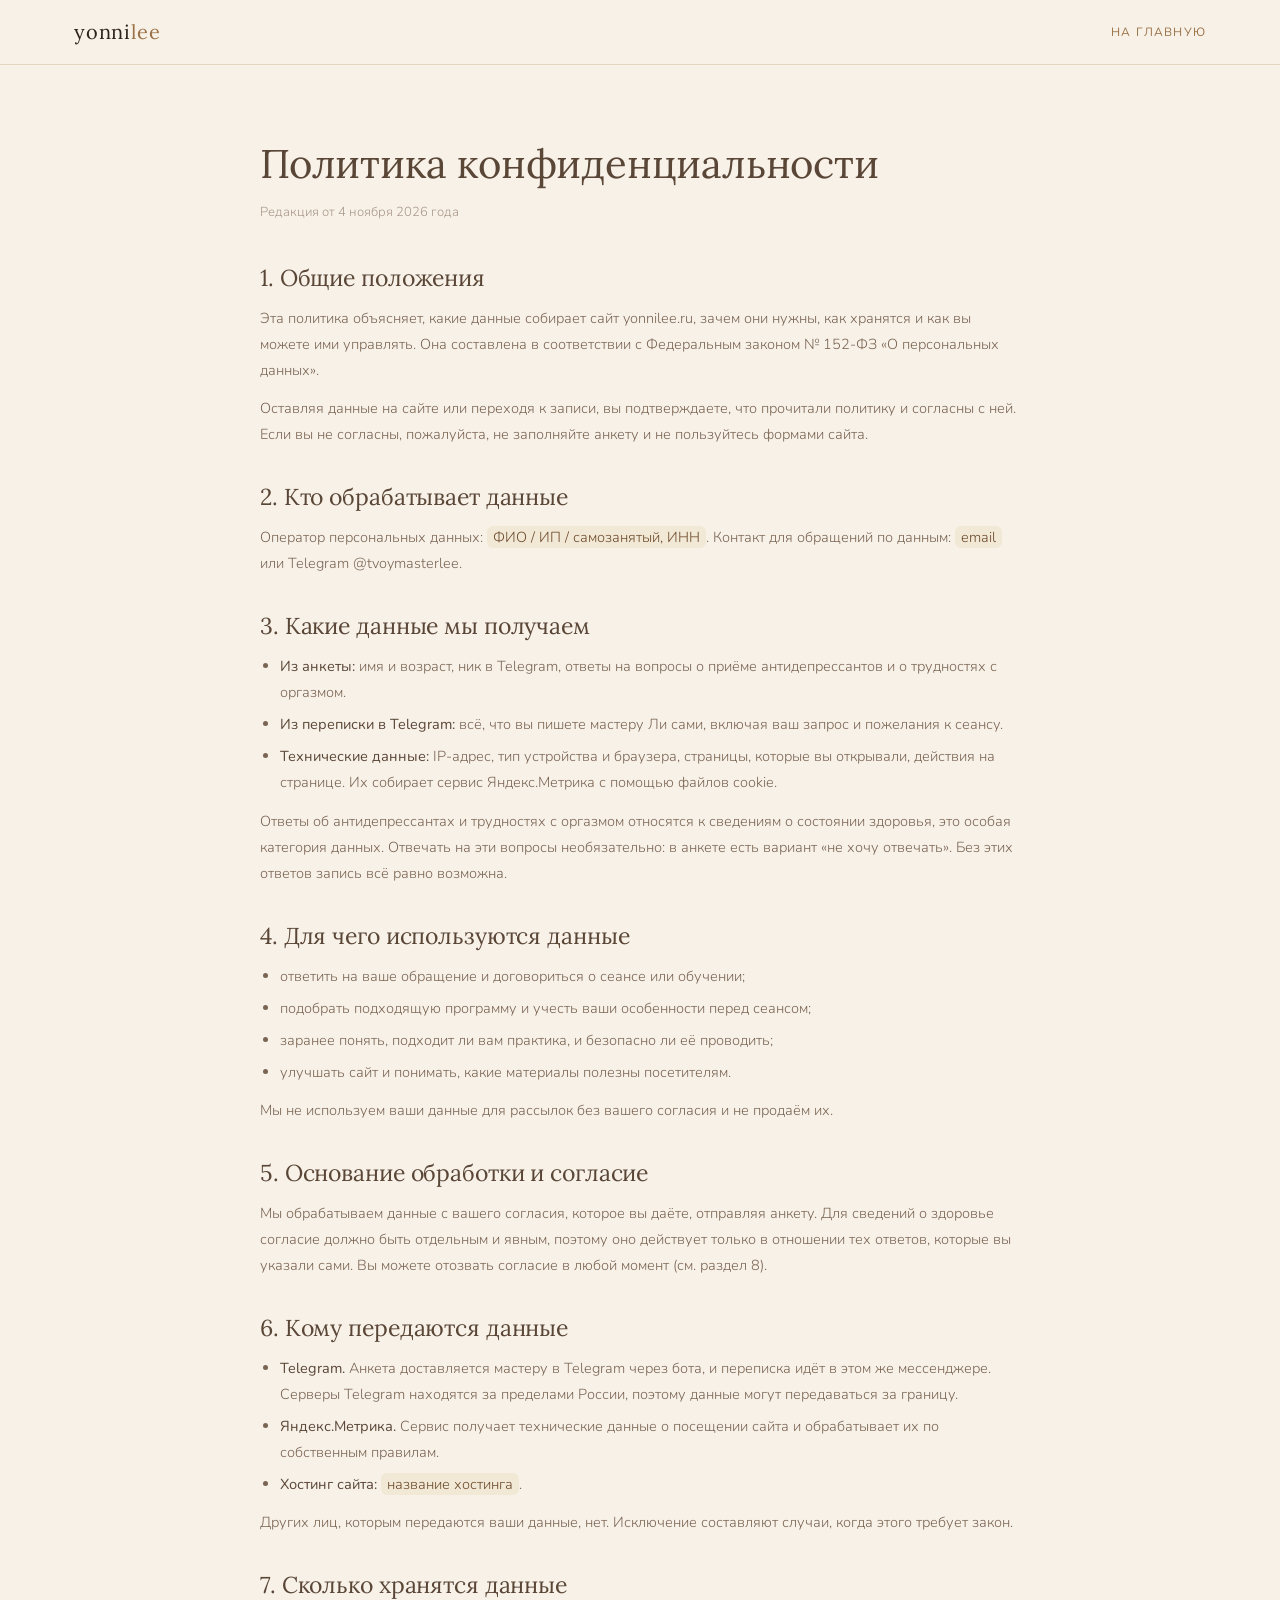
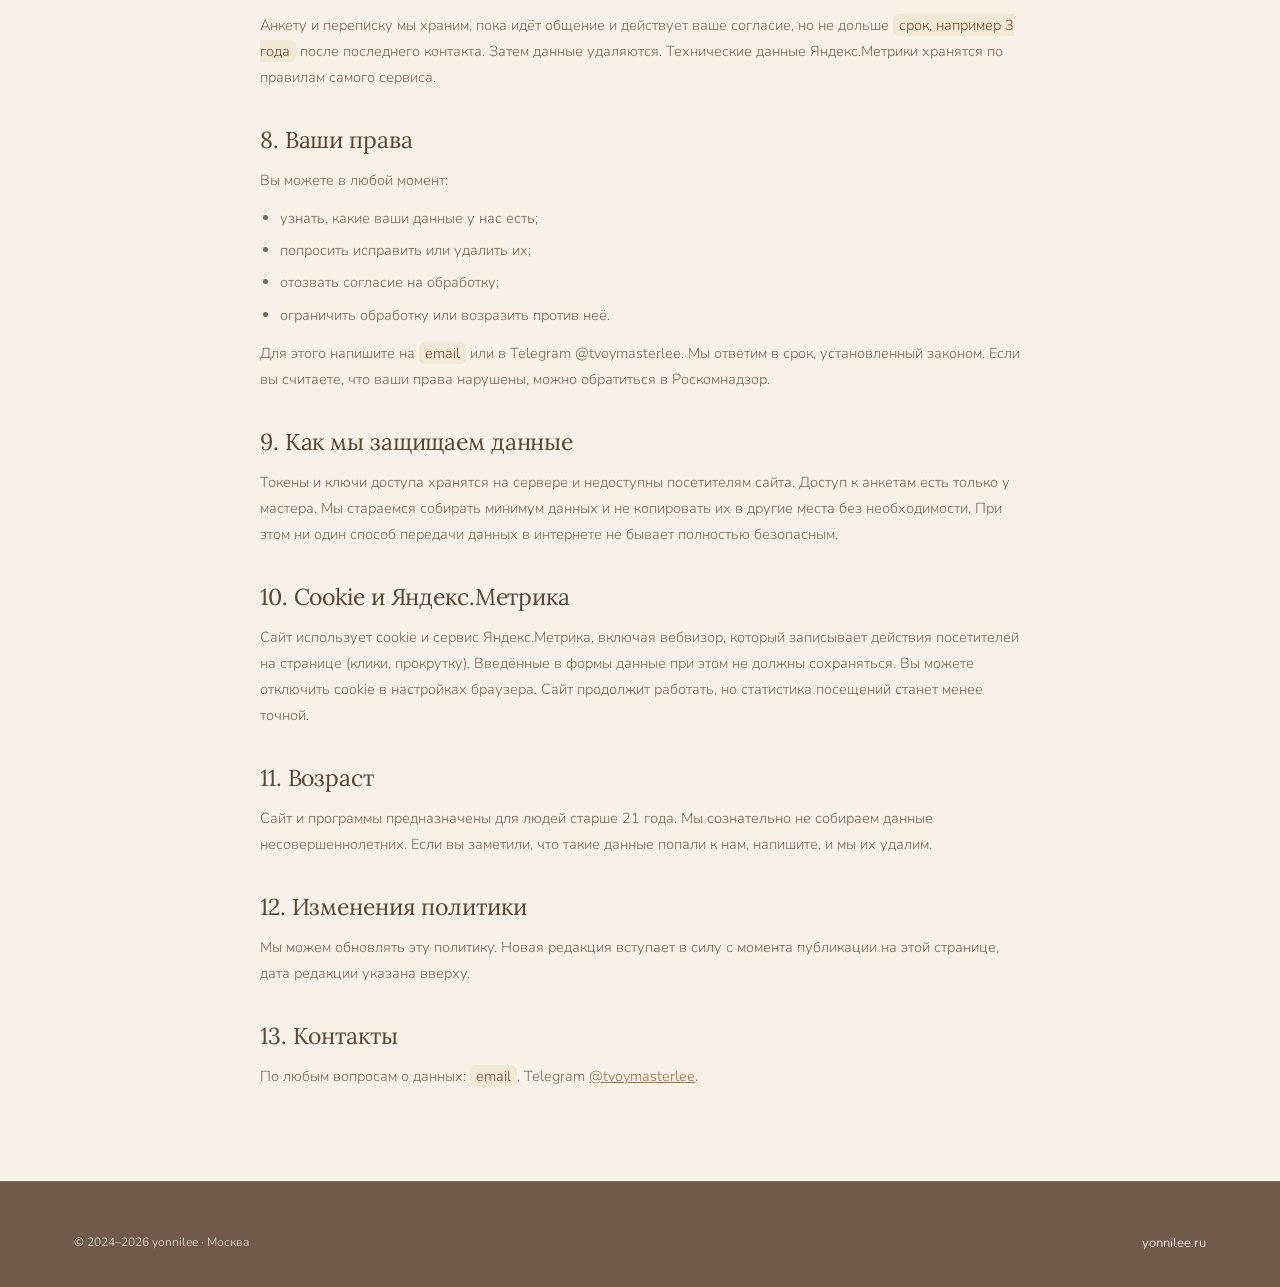
<file: privacy (2).html>
<!DOCTYPE html>
<html lang="ru"><head><meta charset="UTF-8"><meta name="viewport" content="width=device-width, initial-scale=1.0">
<title>Политика конфиденциальности | yonnilee</title>
<meta name="description" content="Политика конфиденциальности сайта yonnilee.ru: какие данные мы собираем, зачем и как их можно удалить.">
<meta name="robots" content="index, follow"><link rel="canonical" href="https://yonnilee.ru/privacy">
<link rel="preconnect" href="https://fonts.googleapis.com"><link rel="preconnect" href="https://fonts.gstatic.com" crossorigin>
<link href="https://fonts.googleapis.com/css2?family=Nunito:ital,wght@0,300;0,400;0,500;0,600;1,300;1,400&family=Lora:ital,wght@0,400;0,500;1,400;1,500&display=swap" rel="stylesheet">
<style>
/* ============================================================
   DESIGN SYSTEM — Linen & Umber Light Theme
   Beige · Milk · Warm Brown
   ============================================================ */
:root {
  --rose:     #9C7248;
  --rose-lt:  #EEE0CE;
  --rose-dk:  #6B4A2A;
  --blush:    #DFD0BB;

  --mauve:    #A08C7A;
  --mauve-lt: #EDE5DB;

  --gold:     #B8935A;
  --gold-lt:  #F2E8D6;

  --sage:     #C4B9AB;
  --sage-dk:  #8A7568;

  --cream:    #F7F1E8;
  --sand:     #E4D5C0;
  --mist:     #F3EDE3;
  --white:    #FDFBF8;
  --linen:    #EDE4D7;

  --ink:      #2E2318;
  --ink-md:   #7A6452;

  --font-display: 'Lora', Georgia, 'Times New Roman', serif;
  --font-body:    'Nunito', 'Segoe UI', system-ui, sans-serif;

  --r-xs:   4px;
  --r-s:    12px;
  --r-m:    20px;
  --r-l:    40px;
  --r-pill: 100px;

  --shadow:       0 4px 24px rgba(100,70,40,0.10);
  --shadow-hover: 0 8px 40px rgba(100,70,40,0.18);

  --section: 96px;
}

*, *::before, *::after { box-sizing: border-box; margin: 0; padding: 0; }
html { scroll-behavior: smooth; }

body {
  background: var(--cream);
  color: var(--ink);
  font-family: var(--font-body);
  font-weight: 400;
  font-size: 15px;
  line-height: 1.7;
  -webkit-font-smoothing: antialiased;
}

/* ============================================================
   SCROLL REVEAL
   ============================================================ */
.reveal {
  opacity: 0;
  transform: translateY(28px);
  transition: opacity 0.7s cubic-bezier(0.16,1,0.3,1), transform 0.7s cubic-bezier(0.16,1,0.3,1);
}
.reveal.visible { opacity: 1; transform: translateY(0); }
.reveal-delay-1 { transition-delay: 0.1s; }
.reveal-delay-2 { transition-delay: 0.2s; }
.reveal-delay-3 { transition-delay: 0.3s; }

/* ============================================================
   TYPOGRAPHY
   ============================================================ */
h1, h2, h3 { font-family: var(--font-display); font-weight: 300; line-height: 1.22; letter-spacing: 0; }
h1 { font-size: clamp(34px, 5.6vw, 58px); letter-spacing: 0; }
h2 { font-size: clamp(25px, 3.4vw, 38px); letter-spacing: 0; }
h3 { font-size: clamp(18px, 2.5vw, 24px); }

.eyebrow {
  font-family: var(--font-body);
  font-size: 11px;
  font-weight: 400;
  letter-spacing: 0.18em;
  text-transform: uppercase;
  color: var(--rose);
  display: block;
  margin-bottom: 16px;
}

/* ============================================================
   LAYOUT
   ============================================================ */
.container { max-width: 1180px; margin: 0 auto; padding: 0 24px; }
.section { padding: var(--section) 0; }
.grid-2 { display: grid; grid-template-columns: 1fr 1fr; gap: 48px; align-items: center; }

/* ============================================================
   BUTTONS
   ============================================================ */
.btn {
  display: inline-flex;
  align-items: center;
  gap: 8px;
  padding: 13px 28px;
  border-radius: var(--r-pill);
  font-family: var(--font-body);
  font-size: 12px;
  font-weight: 400;
  letter-spacing: 0.12em;
  text-transform: uppercase;
  cursor: pointer;
  border: none;
  text-decoration: none;
  transition: all 0.3s cubic-bezier(0.34,1.56,0.64,1);
}
.btn-primary { background: var(--rose); color: #fff; }
.btn-primary:hover { background: var(--rose-dk); transform: translateY(-2px); box-shadow: 0 6px 24px rgba(100,70,40,0.30); }
.btn-outline { background: transparent; color: var(--rose); border: 1px solid var(--rose); }
.btn-outline:hover { background: var(--rose-lt); transform: translateY(-2px); }
.btn-gold { background: var(--gold); color: #fff; }
.btn-gold:hover { background: var(--rose-dk); transform: translateY(-2px); box-shadow: 0 6px 24px rgba(184,147,90,0.35); }

/* ============================================================
   NAVIGATION
   ============================================================ */
nav {
  position: fixed;
  top: 0; left: 0; right: 0;
  z-index: 100;
  background: rgba(247,241,232,0.93);
  backdrop-filter: blur(12px);
  -webkit-backdrop-filter: blur(12px);
  border-bottom: 0.5px solid var(--sand);
  transition: box-shadow 0.3s;
}
.nav-inner {
  display: flex;
  align-items: center;
  justify-content: space-between;
  height: 64px;
}
.nav-logo {
  font-family: var(--font-display);
  font-size: 20px;
  font-weight: 400;
  color: var(--ink);
  text-decoration: none;
  letter-spacing: 0.04em;
}
.nav-logo span { color: var(--rose); }
.nav-links {
  display: flex;
  gap: 32px;
  list-style: none;
}
.nav-links a {
  font-size: 12px;
  font-weight: 400;
  letter-spacing: 0.1em;
  text-transform: uppercase;
  color: var(--ink-md);
  text-decoration: none;
  transition: color 0.2s;
}
.nav-links a:hover { color: var(--rose); }
.nav-toggle {
  display: none;
  background: none;
  border: none;
  cursor: pointer;
  width: 32px; height: 32px;
  flex-direction: column;
  justify-content: center;
  gap: 5px;
}
.nav-toggle span { display: block; height: 1px; background: var(--ink); transition: all 0.3s; }

/* ============================================================
   HERO
   ============================================================ */
.hero {
  min-height: 100vh;
  display: flex;
  align-items: center;
  padding-top: 80px;
  position: relative;
  overflow: hidden;
  background: linear-gradient(145deg, var(--cream) 0%, var(--linen) 55%, var(--rose-lt) 100%);
}
.hero-orb-1 {
  position: absolute;
  top: -80px; right: -160px;
  width: 580px; height: 480px;
  background: radial-gradient(ellipse, rgba(156,114,72,0.10) 0%, transparent 70%);
  pointer-events: none;
}
.hero-orb-2 {
  position: absolute;
  bottom: -120px; left: -80px;
  width: 440px; height: 360px;
  background: radial-gradient(ellipse, rgba(184,147,90,0.08) 0%, transparent 70%);
  pointer-events: none;
}
.hero-ghost {
  position: absolute;
  bottom: 48px; right: 56px;
  font-family: var(--font-display);
  font-size: 120px;
  font-weight: 300;
  font-style: italic;
  color: rgba(156,114,72,0.07);
  pointer-events: none;
  user-select: none;
  white-space: nowrap;
}
.hero-content { position: relative; z-index: 2; width: 100%; }
.hero-title {
  font-family: var(--font-display);
  font-size: clamp(44px, 7vw, 80px);
  font-weight: 300;
  line-height: 1.05;
  letter-spacing: -0.02em;
  color: var(--ink);
  margin-bottom: 24px;
}
.hero-title em { font-style: italic; color: var(--rose); }
.hero-subtitle {
  font-size: 15px;
  font-weight: 300;
  line-height: 1.75;
  color: var(--ink-md);
  max-width: 480px;
  margin-bottom: 40px;
}
.hero-cta-group { display: flex; gap: 16px; flex-wrap: wrap; margin-bottom: 56px; }
.hero-stats { display: flex; gap: 40px; flex-wrap: wrap; }
.hero-stat-num {
  font-family: var(--font-display);
  font-size: 36px;
  font-weight: 400;
  color: var(--ink);
  display: block;
  line-height: 1;
}
.hero-stat-label {
  font-size: 11px;
  font-weight: 300;
  letter-spacing: 0.1em;
  color: var(--ink-md);
  text-transform: uppercase;
  margin-top: 4px;
  display: block;
}

/* Hero float card */
.hero-visual { position: relative; display: flex; justify-content: center; align-items: center; }
.hero-orbs-bg {
  position: absolute;
  top: -40px; left: -40px;
  width: 420px; height: 420px;
  background: radial-gradient(ellipse at 40% 40%, rgba(156,114,72,0.14) 0%, transparent 60%);
  border-radius: 50%;
  pointer-events: none;
}
.hero-card {
  background: var(--white);
  border-radius: var(--r-l);
  padding: 40px;
  box-shadow: var(--shadow-hover);
  border: 0.5px solid var(--sand);
  max-width: 340px;
  position: relative;
}
.hero-card-badge {
  position: absolute;
  top: -16px; right: -16px;
  background: var(--gold);
  color: #fff;
  font-size: 11px;
  font-weight: 400;
  letter-spacing: 0.08em;
  padding: 8px 16px;
  border-radius: var(--r-pill);
  white-space: nowrap;
}
.hero-card-icon {
  width: 60px; height: 60px;
  background: var(--rose-lt);
  border-radius: 50%;
  display: flex; align-items: center; justify-content: center;
  margin-bottom: 20px;
}
.hero-card-title {
  font-family: var(--font-display);
  font-size: 22px;
  font-weight: 300;
  line-height: 1.3;
  color: var(--ink);
  margin-bottom: 12px;
}
.hero-card-desc { font-size: 13px; color: var(--ink-md); line-height: 1.65; }

/* ============================================================
   ORNAMENT
   ============================================================ */
.ornament { text-align: center; color: var(--sand); letter-spacing: 10px; font-size: 12px; padding: 12px 0; }

/* ============================================================
   WHAT IS YONI
   ============================================================ */
.what-section { background: var(--white); }
.what-text p { font-size: 15px; line-height: 1.8; color: var(--ink-md); margin-bottom: 20px; }
.what-text p strong { color: var(--ink); font-weight: 400; }
.what-mini-grid {
  display: grid;
  grid-template-columns: 1fr 1fr;
  gap: 16px;
  margin-top: 8px;
}
.mini-card {
  background: var(--cream);
  border-radius: var(--r-m);
  padding: 24px 20px;
  border: 0.5px solid var(--sand);
  transition: all 0.3s;
}
.mini-card:hover { box-shadow: var(--shadow); transform: translateY(-3px); }
.mini-card-icon { font-size: 24px; margin-bottom: 10px; }
.mini-card-title {
  font-family: var(--font-display);
  font-size: 16px;
  font-weight: 400;
  color: var(--ink);
  margin-bottom: 6px;
}
.mini-card p { font-size: 13px; color: var(--ink-md); line-height: 1.6; }

/* ============================================================
   PAINS — ДЛЯ КОГО
   ============================================================ */
.pains-section { background: var(--cream); }
.pains-grid {
  display: grid;
  grid-template-columns: repeat(3, 1fr);
  gap: 20px;
}
.pain-card {
  background: var(--white);
  border-radius: var(--r-l);
  padding: 32px 28px;
  border: 0.5px solid var(--sand);
  box-shadow: var(--shadow);
  transition: all 0.35s cubic-bezier(0.16,1,0.3,1);
  position: relative;
  overflow: hidden;
}
.pain-card::after {
  content: '';
  position: absolute;
  bottom: 0; left: 0; right: 0;
  height: 2px;
  background: linear-gradient(90deg, var(--rose), var(--gold));
  opacity: 0;
  transition: opacity 0.3s;
}
.pain-card:hover { box-shadow: var(--shadow-hover); transform: translateY(-4px); }
.pain-card:hover::after { opacity: 1; }
.pain-quote {
  font-family: var(--font-display);
  font-size: 17px;
  font-weight: 300;
  font-style: italic;
  color: var(--ink);
  line-height: 1.5;
  margin-bottom: 16px;
}
.pain-quote::before { content: '«'; color: var(--rose); }
.pain-quote::after  { content: '»'; color: var(--rose); }
.pain-label { font-size: 12px; font-weight: 300; color: var(--ink-md); letter-spacing: 0.06em; }

/* ============================================================
   HOW IT GOES
   ============================================================ */
.how-section { background: var(--mist); }
.section-header { text-align: center; margin-bottom: 64px; }
.section-header h2 { margin-bottom: 16px; }
.section-header p { font-size: 15px; color: var(--ink-md); max-width: 520px; margin: 0 auto; line-height: 1.7; }
.steps { display: flex; flex-direction: column; max-width: 820px; margin: 0 auto; }
.step {
  display: grid;
  grid-template-columns: 64px 1fr;
  gap: 32px;
  padding: 32px 0;
  border-bottom: 0.5px solid var(--sand);
  align-items: start;
}
.step:last-child { border-bottom: none; }
.step-num {
  font-family: var(--font-display);
  font-size: 40px;
  font-weight: 300;
  color: var(--rose);
  line-height: 1;
  padding-top: 4px;
}
.step-title {
  font-family: var(--font-display);
  font-size: 22px;
  font-weight: 400;
  color: var(--ink);
  margin-bottom: 8px;
}
.step p { font-size: 14px; color: var(--ink-md); line-height: 1.7; }

/* ============================================================
   BENEFITS
   ============================================================ */
.benefits-section { background: var(--white); }
.benefits-grid { display: grid; grid-template-columns: repeat(3, 1fr); gap: 24px; }
.benefit-card {
  background: var(--cream);
  border-radius: var(--r-m);
  padding: 32px 28px;
  border: 0.5px solid var(--sand);
  transition: all 0.3s;
}
.benefit-card:hover { box-shadow: var(--shadow); transform: translateY(-3px); }
.benefit-icon {
  width: 48px; height: 48px;
  border-radius: 50%;
  display: flex; align-items: center; justify-content: center;
  margin-bottom: 16px;
  font-size: 22px;
}
.benefit-title {
  font-family: var(--font-display);
  font-size: 18px;
  font-weight: 400;
  color: var(--ink);
  margin-bottom: 8px;
}
.benefit-card p { font-size: 13px; color: var(--ink-md); line-height: 1.65; }

/* ============================================================
   PROGRAMS
   ============================================================ */
.programs-section { background: var(--linen); }
.program-cards { display: grid; grid-template-columns: repeat(3, 1fr); gap: 24px; }
.program-card {
  background: var(--white);
  border-radius: var(--r-l);
  padding: 40px 32px;
  border: 0.5px solid var(--sand);
  box-shadow: var(--shadow);
  transition: all 0.35s cubic-bezier(0.16,1,0.3,1);
  position: relative;
  overflow: hidden;
}
.program-card::before {
  content: '';
  position: absolute;
  top: 0; left: 0; right: 0;
  height: 3px;
  background: linear-gradient(90deg, var(--rose), var(--gold));
  opacity: 0;
  transition: opacity 0.3s;
}
.program-card:hover { box-shadow: var(--shadow-hover); transform: translateY(-6px); }
.program-card:hover::before { opacity: 1; }
.program-card.featured::before { opacity: 1; }
.program-card.featured { border-color: var(--rose); }
.featured-badge {
  background: var(--rose-lt);
  color: var(--rose-dk);
  font-size: 10px;
  font-weight: 400;
  letter-spacing: 0.14em;
  text-transform: uppercase;
  padding: 5px 12px;
  border-radius: var(--r-pill);
  display: inline-block;
  margin-bottom: 20px;
}
.program-icon {
  width: 52px; height: 52px;
  border-radius: 50%;
  display: flex; align-items: center; justify-content: center;
  margin-bottom: 20px;
  font-size: 24px;
}
.bg-rose   { background: var(--rose-lt); }
.bg-gold   { background: var(--gold-lt); }
.bg-mauve  { background: var(--mauve-lt); }
.program-title {
  font-family: var(--font-display);
  font-size: 22px;
  font-weight: 400;
  color: var(--ink);
  margin-bottom: 12px;
}
.program-name-tag {
  font-family: var(--font-body);
  font-size: 11px;
  letter-spacing: 0.14em;
  text-transform: uppercase;
  color: var(--rose);
  margin-bottom: 6px;
  display: block;
}
.program-desc { font-size: 13px; color: var(--ink-md); line-height: 1.6; margin-bottom: 24px; }
.program-features { list-style: none; margin-bottom: 32px; }
.program-features li {
  font-size: 13px;
  color: var(--ink-md);
  padding: 7px 0;
  border-bottom: 0.5px solid var(--sand);
  display: flex;
  align-items: center;
  gap: 10px;
}
.program-features li:last-child { border-bottom: none; }
.program-features li::before { content: ''; width: 5px; height: 5px; border-radius: 50%; background: var(--rose); flex-shrink: 0; }
.program-price {
  font-family: var(--font-display);
  font-size: 32px;
  font-weight: 400;
  color: var(--ink);
  margin-bottom: 20px;
}
.program-price span { font-size: 16px; color: var(--ink-md); font-weight: 300; }

/* ============================================================
   ABOUT
   ============================================================ */
.about-section { background: var(--cream); }
.about-text h2 { margin-bottom: 24px; }
.about-text p { font-size: 15px; color: var(--ink-md); line-height: 1.8; margin-bottom: 18px; }
.about-quote {
  background: var(--white);
  border-left: 2px solid var(--rose);
  padding: 24px 28px;
  border-radius: 0 var(--r-m) var(--r-m) 0;
  margin: 32px 0;
  font-family: var(--font-display);
  font-size: 20px;
  font-style: italic;
  font-weight: 300;
  color: var(--ink);
  line-height: 1.45;
  box-shadow: var(--shadow);
}
.about-right {
  background: var(--white);
  border-radius: var(--r-l);
  padding: 40px;
  box-shadow: var(--shadow);
  border: 0.5px solid var(--sand);
}
.about-right-title {
  font-family: var(--font-display);
  font-size: 18px;
  font-weight: 400;
  color: var(--ink);
  margin-bottom: 28px;
}
.stats-grid { display: grid; grid-template-columns: 1fr 1fr; gap: 24px; margin-bottom: 32px; }
.stat-num {
  font-family: var(--font-display);
  font-size: 40px;
  font-weight: 300;
  color: var(--rose);
  display: block;
  line-height: 1;
  margin-bottom: 6px;
}
.stat-label { font-size: 12px; font-weight: 300; color: var(--ink-md); letter-spacing: 0.06em; }
.features-list { list-style: none; }
.features-list li {
  font-size: 13px;
  color: var(--ink-md);
  padding: 10px 0;
  border-bottom: 0.5px solid var(--sand);
  display: flex;
  align-items: center;
  gap: 12px;
}
.features-list li:last-child { border-bottom: none; }
.features-list li::before { content: '✦'; color: var(--gold); font-size: 10px; flex-shrink: 0; }

/* ============================================================
   REVIEWS
   ============================================================ */
.reviews-section { background: var(--mist); }
.reviews-grid { display: grid; grid-template-columns: repeat(3, 1fr); gap: 24px; }
.review-card {
  background: var(--white);
  border-radius: var(--r-l);
  padding: 36px 32px;
  box-shadow: var(--shadow);
  border: 0.5px solid var(--sand);
  transition: all 0.3s;
}
.review-card:hover { box-shadow: var(--shadow-hover); transform: translateY(-3px); }
.review-stars { color: var(--gold); font-size: 14px; margin-bottom: 16px; letter-spacing: 2px; }
.review-text {
  font-family: var(--font-display);
  font-size: 17px;
  font-weight: 300;
  font-style: italic;
  color: var(--ink);
  line-height: 1.55;
  margin-bottom: 24px;
}
.review-divider { width: 32px; height: 0.5px; background: var(--sand); margin-bottom: 16px; }
.review-name { font-size: 13px; font-weight: 400; color: var(--ink); margin-bottom: 4px; }
.review-context { font-size: 11px; font-weight: 300; color: var(--ink-md); letter-spacing: 0.06em; }

/* ============================================================
   FAQ
   ============================================================ */
.faq-section { background: var(--white); }
.faq-list { max-width: 760px; margin: 0 auto; }
.faq-item { border-bottom: 0.5px solid var(--sand); }
.faq-q {
  display: flex;
  justify-content: space-between;
  align-items: center;
  padding: 24px 0;
  cursor: pointer;
  gap: 24px;
}
.faq-q-text { font-family: var(--font-display); font-size: 18px; font-weight: 400; color: var(--ink); }
.faq-toggle {
  width: 32px; height: 32px;
  border-radius: 50%;
  background: var(--rose-lt);
  display: flex; align-items: center; justify-content: center;
  flex-shrink: 0;
  transition: all 0.3s;
  color: var(--rose);
  font-size: 18px;
}
.faq-item.open .faq-toggle { background: var(--rose); color: #fff; transform: rotate(45deg); }
.faq-a {
  font-size: 14px;
  color: var(--ink-md);
  line-height: 1.7;
  max-height: 0;
  overflow: hidden;
  transition: max-height 0.4s ease, padding-bottom 0.4s;
}
.faq-item.open .faq-a { max-height: 300px; padding-bottom: 24px; }

/* ============================================================
   CONTACT
   ============================================================ */
.contact-section {
  background: linear-gradient(135deg, #2E2318 0%, #4A3220 100%);
  position: relative;
  overflow: hidden;
}
.contact-bg-orb-1 {
  position: absolute;
  top: -100px; right: -100px;
  width: 500px; height: 500px;
  background: radial-gradient(ellipse, rgba(156,114,72,0.15) 0%, transparent 60%);
  pointer-events: none;
}
.contact-bg-orb-2 {
  position: absolute;
  bottom: -100px; left: -80px;
  width: 400px; height: 400px;
  background: radial-gradient(ellipse, rgba(184,147,90,0.10) 0%, transparent 60%);
  pointer-events: none;
}
.contact-inner { position: relative; z-index: 2; }
.contact-section .eyebrow { color: var(--gold); }
.contact-section h2 { color: var(--white); margin-bottom: 16px; }
.contact-section .section-header p { color: rgba(253,250,247,0.55); }
.contact-cards {
  display: grid;
  grid-template-columns: repeat(3, 1fr);
  gap: 20px;
  max-width: 800px;
  margin: 0 auto 48px;
}
.contact-card {
  background: rgba(253,250,247,0.06);
  border: 0.5px solid rgba(253,250,247,0.12);
  border-radius: var(--r-l);
  padding: 32px 24px;
  text-align: center;
  transition: all 0.3s;
  text-decoration: none;
  cursor: default;
}
a.contact-card { cursor: pointer; }
a.contact-card:hover { background: rgba(156,114,72,0.15); border-color: rgba(156,114,72,0.35); transform: translateY(-3px); }
.contact-card-icon { font-size: 28px; margin-bottom: 12px; }
.contact-card-title { font-size: 13px; font-weight: 400; color: rgba(253,250,247,0.9); letter-spacing: 0.06em; margin-bottom: 6px; }
.contact-card-handle { font-size: 12px; font-weight: 300; color: rgba(253,250,247,0.4); }
.contact-cta-group { display: flex; justify-content: center; gap: 16px; flex-wrap: wrap; }

/* ============================================================
   FOOTER
   ============================================================ */
footer {
  background: var(--ink);
  border-top: 0.5px solid rgba(253,250,247,0.08);
  padding: 48px 0 32px;
}
.footer-inner { display: flex; justify-content: space-between; align-items: flex-start; flex-wrap: wrap; gap: 32px; }
.footer-logo { font-family: var(--font-display); font-size: 22px; font-weight: 300; color: rgba(253,250,247,0.9); margin-bottom: 12px; }
.footer-logo span { color: var(--rose); }
.footer-desc { font-size: 13px; color: rgba(253,250,247,0.35); line-height: 1.6; max-width: 260px; }
.footer-links h4 { font-size: 11px; font-weight: 400; letter-spacing: 0.14em; text-transform: uppercase; color: rgba(253,250,247,0.3); margin-bottom: 16px; }
.footer-links ul { list-style: none; display: flex; flex-direction: column; gap: 10px; }
.footer-links a { font-size: 13px; color: rgba(253,250,247,0.5); text-decoration: none; transition: color 0.2s; }
.footer-links a:hover { color: var(--rose); }
.footer-bottom {
  margin-top: 48px;
  padding-top: 24px;
  border-top: 0.5px solid rgba(253,250,247,0.08);
  display: flex;
  justify-content: space-between;
  align-items: center;
  flex-wrap: wrap;
  gap: 12px;
}
.footer-copy { font-size: 12px; color: rgba(253,250,247,0.2); }
.footer-seo-tags { display: flex; gap: 8px; flex-wrap: wrap; }
.footer-seo-tag {
  font-size: 10px;
  font-weight: 300;
  color: rgba(253,250,247,0.18);
  padding: 3px 10px;
  border: 0.5px solid rgba(253,250,247,0.10);
  border-radius: var(--r-pill);
  text-decoration: none;
}
.footer-seo-tag:hover { color: rgba(253,250,247,0.35); }

/* ============================================================
   RESPONSIVE
   ============================================================ */
@media (max-width: 900px) {
  .pains-grid, .benefits-grid, .program-cards, .reviews-grid, .contact-cards { grid-template-columns: 1fr 1fr; }
}
@media (max-width: 768px) {
  :root { --section: 64px; }
  .nav-links, .nav-cta-wrap { display: none; }
  .nav-toggle { display: flex; }
  .grid-2 { grid-template-columns: 1fr; }
  .hero { min-height: auto; padding: 120px 0 64px; }
  .hero-visual { display: none; }
  .hero-ghost { display: none; }
  .what-mini-grid { grid-template-columns: 1fr; }
  .pains-grid, .benefits-grid, .program-cards, .reviews-grid { grid-template-columns: 1fr; }
  .contact-cards { grid-template-columns: 1fr; max-width: 400px; }
  .footer-inner { flex-direction: column; }
  .footer-bottom { flex-direction: column; text-align: center; }
  h1 { font-size: 40px; }
  h2 { font-size: 28px; }
}

.tagrow{display:flex;flex-wrap:wrap;gap:8px;margin-top:20px}
.tagrow span{padding:4px 14px;border-radius:var(--r-pill);background:var(--rose-lt);color:var(--rose-dk);font-size:11px;letter-spacing:.07em}
.note{margin-top:20px;padding:16px 20px;border:1px solid var(--sand);border-radius:var(--r-m);background:var(--mist);font-size:13px}
.lst{list-style:none;margin-top:16px;display:flex;flex-direction:column;gap:8px}.lst li{font-size:13px;color:var(--ink-md);display:flex;gap:10px}.lst li:before{content:'—';color:var(--rose)}
.cert{background:var(--ink);color:var(--cream)}.cert h2{color:var(--gold-lt)}.cert p{color:rgba(247,241,232,.65);margin-top:14px}.cert .eyebrow{color:var(--gold)}
.cert-box{background:rgba(255,255,255,.05);border:.5px solid rgba(184,147,90,.35);border-radius:var(--r-l);padding:36px}
.cert-box li{color:rgba(247,241,232,.75)}.cert-box strong{color:var(--gold-lt);font-weight:400}
.form-wrap{background:var(--white);border:1px solid var(--sand);border-radius:var(--r-l);padding:36px;max-width:560px;margin:40px auto 0;text-align:left}
.fg{display:flex;flex-direction:column;gap:6px;margin-bottom:16px}.fg label{font-size:10px;letter-spacing:.15em;text-transform:uppercase;color:var(--ink-md)}
.fg input,.fg select{padding:12px 16px;border:1px solid var(--sand);border-radius:var(--r-m);background:var(--cream);font:inherit;color:var(--ink)}
.fg input:focus,.fg select:focus{outline:none;border-color:var(--rose)}
.fnote{font-size:11px;color:var(--ink-md);text-align:center;margin-top:12px}.fnote a{color:var(--rose)}
.soc{display:grid;grid-template-columns:repeat(auto-fit,minmax(220px,1fr));gap:16px;margin-top:40px}
.soc a{background:var(--white);border:1px solid var(--sand);border-radius:var(--r-m);padding:24px;text-decoration:none;color:var(--ink);transition:.3s}.soc a:hover{box-shadow:var(--shadow-hover);transform:translateY(-2px)}
.soc small{display:block;font-size:10px;letter-spacing:.2em;text-transform:uppercase;color:var(--rose)}.soc b{font-family:var(--font-display);font-size:22px;font-weight:400;font-style:italic;display:block;margin:6px 0}
.soc span{font-size:13px;color:var(--ink-md)}

/* тонкий и мелкий текст в первых блоках */
.hero-subtitle,.hero-card-desc,#why .benefit-card p,#about .about-text p,#about .note,#cases .section-header p{font-size:13.5px;font-weight:300;line-height:1.75}
#about .about-text p strong{font-weight:400}
#about .about-quote{font-size:13px;font-weight:300;line-height:1.7}
#about .about-quote small{font-size:11px;font-weight:300;opacity:.75}
#cases .pain-quote{font-size:13.5px;font-weight:300;line-height:1.75}
#cases .pain-label{font-size:10px;font-weight:300}

/* ===== мягкие цвета, правки отступов ===== */
:root{--soft-brown:#7C6555;--soft-brown-2:#917A6A;--soft-brown-ft:#6F5A4B;--handle:#8B6A47}
.contact-section{background:linear-gradient(135deg,var(--soft-brown) 0%,var(--soft-brown-2) 100%)}
.cert{background:linear-gradient(135deg,var(--soft-brown) 0%,var(--soft-brown-2) 100%)}
.cert p{color:rgba(247,241,232,.88)}.cert-box li{color:rgba(247,241,232,.92)}.cert-box{background:rgba(255,255,255,.08)}
footer{background:var(--soft-brown-ft)}
.contact-card-title{color:rgba(253,250,247,.95)}
.contact-card-handle{color:var(--gold-lt);opacity:.9;font-size:13px}
.contact-card{background:rgba(253,250,247,.10)}
.footer-desc{color:rgba(253,250,247,.7)}.footer-links h4{color:rgba(253,250,247,.6)}
.footer-links a{color:rgba(253,250,247,.82)}.footer-copy{color:rgba(253,250,247,.55)}
.footer-seo-tag{color:rgba(253,250,247,.6);border-color:rgba(253,250,247,.22)}
.soc b{color:var(--handle)}
.contact-cards{grid-template-columns:repeat(2,1fr);max-width:560px;margin-left:auto;margin-right:auto}
.nav-inner{gap:24px}.nav-logo{white-space:nowrap}.nav-links{gap:clamp(14px,2.2vw,32px)}.nav-links a{white-space:nowrap}
@media(max-width:1024px){.nav-links a{font-size:11px;letter-spacing:.06em}.nav-cta-wrap .btn{padding:10px 20px;font-size:11px}}
.contact-inner>.section-header p{color:rgba(253,250,247,.9)}.contact-inner>.section-header h2{color:#fff}
.contact-inner>.lst li{color:rgba(253,250,247,.92);font-size:14px}.contact-inner>.lst li:before{color:var(--gold-lt)}
.contact-section .eyebrow{color:var(--gold-lt)}.soc span{color:var(--ink-md)}
.contact-section .form-wrap .eyebrow{color:var(--rose)}.soc{margin-top:48px}
#anketa{scroll-margin-top:90px}
/* ===== шрифт заголовков и кнопки ===== */
h1,h2,h3,.hero-title{font-weight:400;letter-spacing:-.005em}
h1,.hero-title{line-height:1.22}
.hero-title{font-size:clamp(30px,4.8vw,52px)}
h2{font-size:clamp(24px,3.1vw,35px);line-height:1.25}
h1 em,h2 em,.hero-title em{font-weight:400}
.btn{font-weight:500;box-shadow:0 4px 16px rgba(120,85,50,.14)}
.btn-primary{background:linear-gradient(135deg,#A97E52,#8E6C47)}
.btn-primary:hover{background:linear-gradient(135deg,#8E6C47,#775A39)}
.btn-outline{box-shadow:none}
.btn-tg{display:inline-flex;align-items:center;gap:9px;padding:11px 22px;font-size:13px;letter-spacing:.02em;text-transform:none;color:#fff!important;background:linear-gradient(135deg,#B08556,#8E6C47);white-space:nowrap;line-height:1.2}
.btn-tg svg{flex-shrink:0;opacity:.95}
.btn-tg:hover{background:linear-gradient(135deg,#9C7248,#775A39);transform:translateY(-2px)}
.btn-tg-light{background:#FDFBF8;color:#6B4A2A!important;box-shadow:0 6px 22px rgba(60,40,25,.22)}
.btn-tg-light:hover{background:#fff;color:#4F3520!important}
.btn-tg .l-short{display:none}
.cert-cta{margin:28px 0 14px!important}
.cert-box .cert-cta+p{margin-top:0}
.nav-cta-wrap{margin-left:8px}
.hero-cta-group{gap:14px}
@media(max-width:1180px){.nav-cta-wrap .btn-tg .l-full{display:none}.nav-cta-wrap .btn-tg .l-short{display:inline}}
@media(max-width:1024px){.nav-cta-wrap .btn-tg{padding:9px 16px;font-size:12px}}
@media(max-width:400px){.cert-cta .btn-tg{width:100%;justify-content:center;white-space:normal;text-align:center}}
.cert .eyebrow,.cert-box .eyebrow{color:var(--gold-lt)}.cert .lst li:before{color:var(--gold-lt)}
/* ===== тоньше заголовки, спокойные отзывы ===== */
:root{--h-ink:#5A4636;--q-ink:#6F5D4E;--q-mute:#A89686}
h1,h2,h3,.hero-title,.hero-stat-num,.stat-num{color:var(--h-ink)}
h1,.hero-title{font-size:clamp(29px,4.5vw,48px)}
h2{font-size:clamp(23px,2.9vw,32px)}
h1 em,h2 em,.hero-title em{color:var(--rose)}
#reviews .review-text,#cases .pain-quote,#about .about-quote{font-family:var(--font-body);font-style:normal;font-weight:300;font-size:14px;line-height:1.75;color:var(--q-ink)}
#about .about-quote{background:var(--white);border-left-color:var(--sand)}
#about .about-quote small{color:var(--q-mute)}
#cases .pain-quote::before,#cases .pain-quote::after{color:var(--q-mute)}
#reviews .review-stars{color:#CDB48C;font-size:12px}
#reviews .review-card .eyebrow,#cases .pain-card .eyebrow{color:var(--q-mute)}
#reviews .review-name{color:var(--q-ink);font-weight:400}
#reviews .review-context,#cases .pain-label{color:var(--q-mute)}
#reviews .review-card,#cases .pain-card{box-shadow:0 2px 14px rgba(100,70,40,.06)}
@media(min-width:901px){.reviews-grid>.review-card:last-child:nth-child(3n+1){grid-column:2}}
/* hero: мягкий крупный заголовок и ровные отступы */
.hero-title{font-size:clamp(32px,5.2vw,58px);line-height:1.2;letter-spacing:0;margin-bottom:24px}
.hero{padding-top:104px;padding-bottom:72px;min-height:100svh}
.hero-cta-group{margin-bottom:48px}.hero-stats{gap:32px 40px}
.hero-stat-num{font-size:30px}
@media(max-width:1024px){.grid-2{gap:32px}.hero-card{padding:32px}.hero-orbs-bg{width:320px;height:320px}}
@media(max-width:900px){.contact-cards{grid-template-columns:1fr 1fr}}
@media(max-width:768px){.hero{min-height:auto;padding:104px 0 56px}.hero-title{font-size:clamp(30px,8.4vw,40px)}.hero-subtitle{max-width:none;margin-bottom:32px}.hero-cta-group{margin-bottom:40px}.hero-stats{gap:24px 32px}.contact-cards{max-width:400px;grid-template-columns:1fr}.form-wrap,.cert-box{padding:24px}}
@media(max-width:400px){.hero-cta-group .btn{width:100%;justify-content:center}.hero-stats{gap:20px 24px}.hero-stats>div{flex:1 1 40%}}

.legal{padding:140px 0 80px;background:var(--cream)}
.legal .wrap{max-width:760px;margin:0 auto}
.legal h1{font-size:clamp(28px,4vw,40px);margin-bottom:12px}
.legal .upd{font-size:13px;color:var(--q-mute,#A89686);margin-bottom:40px}
.legal h2{font-size:clamp(19px,2.2vw,23px);margin:36px 0 12px}
.legal p,.legal li{font-size:14.5px;line-height:1.8;color:var(--ink-md);font-weight:300}
.legal p{margin-bottom:12px}
.legal ul{margin:0 0 12px 20px}.legal li{margin-bottom:6px}
.legal b{font-weight:400;color:var(--h-ink,#5A4636)}
.legal .fill{background:var(--gold-lt);padding:1px 6px;border-radius:6px;color:#6B4A2A}
.legal a{color:var(--rose)}
.back{display:inline-block;margin-bottom:28px;font-size:12px;letter-spacing:.1em;text-transform:uppercase;color:var(--rose);text-decoration:none}
@media(max-width:768px){.legal{padding:110px 0 56px}}
:root{--h-ink:#5A4636;--soft-brown-ft:#6F5A4B}
h1,h2,h3{color:var(--h-ink);font-weight:400}
footer{background:var(--soft-brown-ft)}
.footer-copy{color:rgba(253,250,247,.7)}
.footer-links a{color:rgba(253,250,247,.85)}
.nav-links,.nav-cta-wrap,.nav-toggle{display:none!important}
</style>
<!-- Yandex.Metrika counter -->
<script type="text/javascript">
    (function(m,e,t,r,i,k,a){
        m[i]=m[i]||function(){(m[i].a=m[i].a||[]).push(arguments)};
        m[i].l=1*new Date();
        for (var j = 0; j < document.scripts.length; j++) {if (document.scripts[j].src === r) { return; }}
        k=e.createElement(t),a=e.getElementsByTagName(t)[0],k.async=1,k.src=r,a.parentNode.insertBefore(k,a)
    })(window, document,'script','https://mc.yandex.ru/metrika/tag.js', 'ym');
    ym(96614743, 'init', {webvisor:true, clickmap:true, referrer: document.referrer, url: location.href, accurateTrackBounce:true, trackLinks:true});
</script>
<!-- /Yandex.Metrika counter -->
</head><body>
<noscript><div><img src="https://mc.yandex.ru/watch/96614743" style="position:absolute; left:-9999px;" alt="" /></div></noscript>
<nav id="main-nav"><div class="container"><div class="nav-inner"><a href="/" class="nav-logo">yonni<span>lee</span></a><a href="/" class="back" style="margin:0">на главную</a></div></div></nav>
<main class="legal"><div class="container"><div class="wrap">
<h1>Политика конфиденциальности</h1>
<p class="upd">Редакция от 4 ноября 2026 года</p>

<h2>1. Общие положения</h2>
<p>Эта политика объясняет, какие данные собирает сайт yonnilee.ru, зачем они нужны, как хранятся и как вы можете ими управлять. Она составлена в соответствии с Федеральным законом № 152-ФЗ «О персональных данных».</p>
<p>Оставляя данные на сайте или переходя к записи, вы подтверждаете, что прочитали политику и согласны с ней. Если вы не согласны, пожалуйста, не заполняйте анкету и не пользуйтесь формами сайта.</p>

<h2>2. Кто обрабатывает данные</h2>
<p>Оператор персональных данных: <span class="fill">ФИО / ИП / самозанятый, ИНН</span>. Контакт для обращений по данным: <span class="fill">email</span> или Telegram @tvoymasterlee.</p>

<h2>3. Какие данные мы получаем</h2>
<ul>
<li><b>Из анкеты:</b> имя и возраст, ник в Telegram, ответы на вопросы о приёме антидепрессантов и о трудностях с оргазмом.</li>
<li><b>Из переписки в Telegram:</b> всё, что вы пишете мастеру Ли сами, включая ваш запрос и пожелания к сеансу.</li>
<li><b>Технические данные:</b> IP-адрес, тип устройства и браузера, страницы, которые вы открывали, действия на странице. Их собирает сервис Яндекс.Метрика с помощью файлов cookie.</li>
</ul>
<p>Ответы об антидепрессантах и трудностях с оргазмом относятся к сведениям о состоянии здоровья, это особая категория данных. Отвечать на эти вопросы необязательно: в анкете есть вариант «не хочу отвечать». Без этих ответов запись всё равно возможна.</p>

<h2>4. Для чего используются данные</h2>
<ul>
<li>ответить на ваше обращение и договориться о сеансе или обучении;</li>
<li>подобрать подходящую программу и учесть ваши особенности перед сеансом;</li>
<li>заранее понять, подходит ли вам практика, и безопасно ли её проводить;</li>
<li>улучшать сайт и понимать, какие материалы полезны посетителям.</li>
</ul>
<p>Мы не используем ваши данные для рассылок без вашего согласия и не продаём их.</p>

<h2>5. Основание обработки и согласие</h2>
<p>Мы обрабатываем данные с вашего согласия, которое вы даёте, отправляя анкету. Для сведений о здоровье согласие должно быть отдельным и явным, поэтому оно действует только в отношении тех ответов, которые вы указали сами. Вы можете отозвать согласие в любой момент (см. раздел 8).</p>

<h2>6. Кому передаются данные</h2>
<ul>
<li><b>Telegram.</b> Анкета доставляется мастеру в Telegram через бота, и переписка идёт в этом же мессенджере. Серверы Telegram находятся за пределами России, поэтому данные могут передаваться за границу.</li>
<li><b>Яндекс.Метрика.</b> Сервис получает технические данные о посещении сайта и обрабатывает их по собственным правилам.</li>
<li><b>Хостинг сайта:</b> <span class="fill">название хостинга</span>.</li>
</ul>
<p>Других лиц, которым передаются ваши данные, нет. Исключение составляют случаи, когда этого требует закон.</p>

<h2>7. Сколько хранятся данные</h2>
<p>Анкету и переписку мы храним, пока идёт общение и действует ваше согласие, но не дольше <span class="fill">срок, например 3 года</span> после последнего контакта. Затем данные удаляются. Технические данные Яндекс.Метрики хранятся по правилам самого сервиса.</p>

<h2>8. Ваши права</h2>
<p>Вы можете в любой момент:</p>
<ul>
<li>узнать, какие ваши данные у нас есть;</li>
<li>попросить исправить или удалить их;</li>
<li>отозвать согласие на обработку;</li>
<li>ограничить обработку или возразить против неё.</li>
</ul>
<p>Для этого напишите на <span class="fill">email</span> или в Telegram @tvoymasterlee. Мы ответим в срок, установленный законом. Если вы считаете, что ваши права нарушены, можно обратиться в Роскомнадзор.</p>

<h2>9. Как мы защищаем данные</h2>
<p>Токены и ключи доступа хранятся на сервере и недоступны посетителям сайта. Доступ к анкетам есть только у мастера. Мы стараемся собирать минимум данных и не копировать их в другие места без необходимости. При этом ни один способ передачи данных в интернете не бывает полностью безопасным.</p>

<h2>10. Cookie и Яндекс.Метрика</h2>
<p>Сайт использует cookie и сервис Яндекс.Метрика, включая вебвизор, который записывает действия посетителей на странице (клики, прокрутку). Введённые в формы данные при этом не должны сохраняться. Вы можете отключить cookie в настройках браузера. Сайт продолжит работать, но статистика посещений станет менее точной.</p>

<h2>11. Возраст</h2>
<p>Сайт и программы предназначены для людей старше 21 года. Мы сознательно не собираем данные несовершеннолетних. Если вы заметили, что такие данные попали к нам, напишите, и мы их удалим.</p>

<h2>12. Изменения политики</h2>
<p>Мы можем обновлять эту политику. Новая редакция вступает в силу с момента публикации на этой странице, дата редакции указана вверху.</p>

<h2>13. Контакты</h2>
<p>По любым вопросам о данных: <span class="fill">email</span>, Telegram <a href="https://t.me/tvoymasterlee" target="_blank" rel="noopener">@tvoymasterlee</a>.</p>
</div></div></main>
<footer><div class="container"><div class="footer-bottom" style="margin-top:0;border-top:none;padding-top:0"><div class="footer-copy">© 2024–2026 yonnilee · Москва</div><div class="footer-links"><a href="/">yonnilee.ru</a></div></div></div></footer>
</body></html>
</file>
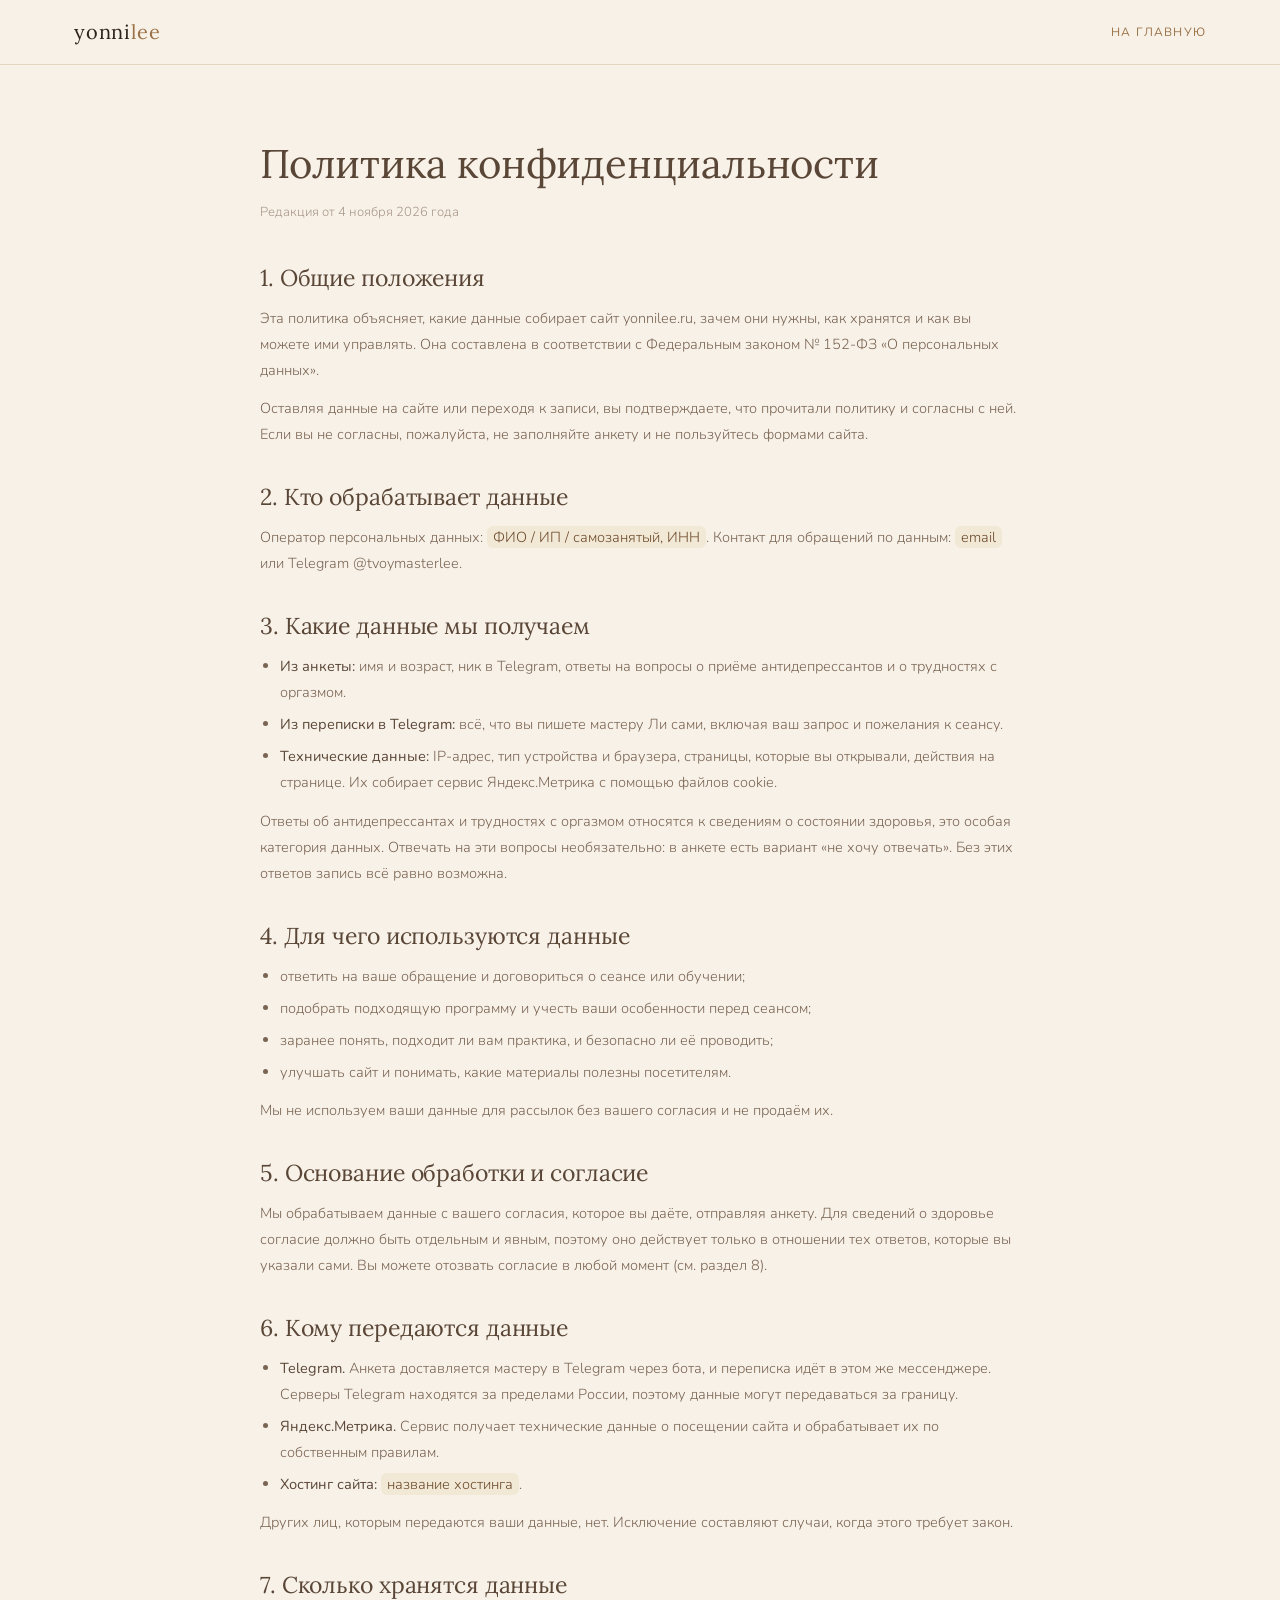
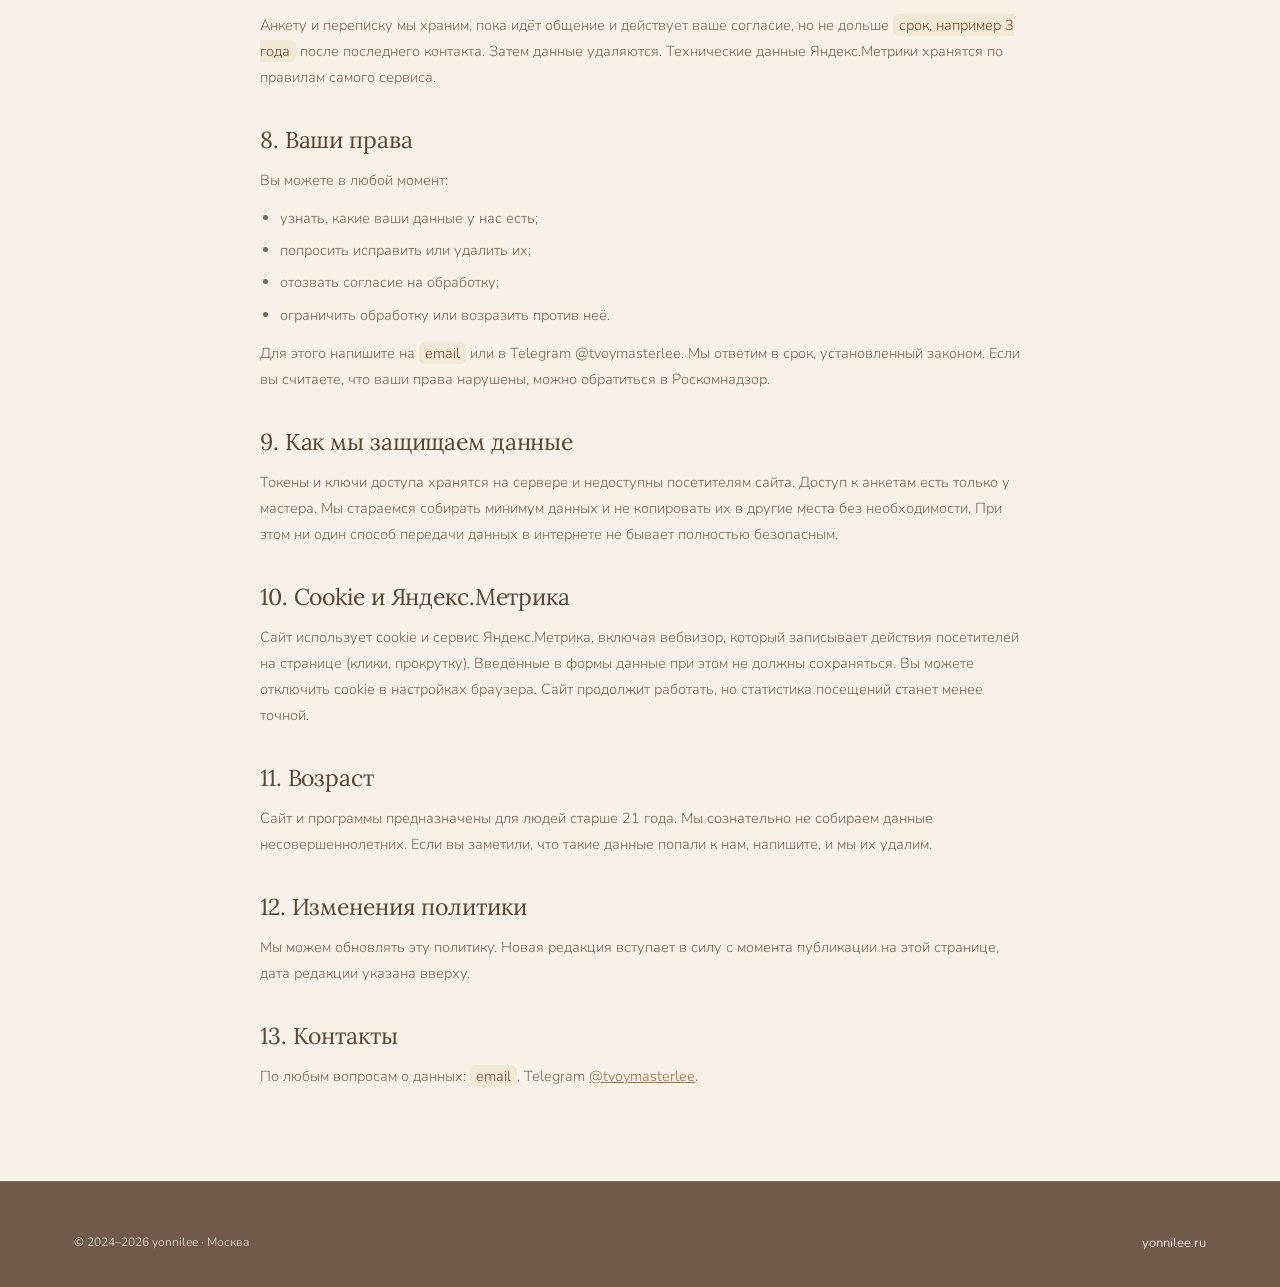
<file: privacy.html>
<!DOCTYPE html>
<html lang="ru"><head><meta charset="UTF-8"><meta name="viewport" content="width=device-width, initial-scale=1.0">
<title>Политика конфиденциальности | yonnilee</title>
<meta name="description" content="Политика конфиденциальности сайта yonnilee.ru: какие данные мы собираем, зачем и как их можно удалить.">
<meta name="robots" content="index, follow"><link rel="canonical" href="https://yonnilee.ru/privacy">
<link rel="preconnect" href="https://fonts.googleapis.com"><link rel="preconnect" href="https://fonts.gstatic.com" crossorigin>
<link href="https://fonts.googleapis.com/css2?family=Nunito:ital,wght@0,300;0,400;0,500;0,600;1,300;1,400&family=Lora:ital,wght@0,400;0,500;1,400;1,500&display=swap" rel="stylesheet">
<style>
/* ============================================================
   DESIGN SYSTEM — Linen & Umber Light Theme
   Beige · Milk · Warm Brown
   ============================================================ */
:root {
  --rose:     #9C7248;
  --rose-lt:  #EEE0CE;
  --rose-dk:  #6B4A2A;
  --blush:    #DFD0BB;

  --mauve:    #A08C7A;
  --mauve-lt: #EDE5DB;

  --gold:     #B8935A;
  --gold-lt:  #F2E8D6;

  --sage:     #C4B9AB;
  --sage-dk:  #8A7568;

  --cream:    #F7F1E8;
  --sand:     #E4D5C0;
  --mist:     #F3EDE3;
  --white:    #FDFBF8;
  --linen:    #EDE4D7;

  --ink:      #2E2318;
  --ink-md:   #7A6452;

  --font-display: 'Lora', Georgia, 'Times New Roman', serif;
  --font-body:    'Nunito', 'Segoe UI', system-ui, sans-serif;

  --r-xs:   4px;
  --r-s:    12px;
  --r-m:    20px;
  --r-l:    40px;
  --r-pill: 100px;

  --shadow:       0 4px 24px rgba(100,70,40,0.10);
  --shadow-hover: 0 8px 40px rgba(100,70,40,0.18);

  --section: 96px;
}

*, *::before, *::after { box-sizing: border-box; margin: 0; padding: 0; }
html { scroll-behavior: smooth; }

body {
  background: var(--cream);
  color: var(--ink);
  font-family: var(--font-body);
  font-weight: 400;
  font-size: 15px;
  line-height: 1.7;
  -webkit-font-smoothing: antialiased;
}

/* ============================================================
   SCROLL REVEAL
   ============================================================ */
.reveal {
  opacity: 0;
  transform: translateY(28px);
  transition: opacity 0.7s cubic-bezier(0.16,1,0.3,1), transform 0.7s cubic-bezier(0.16,1,0.3,1);
}
.reveal.visible { opacity: 1; transform: translateY(0); }
.reveal-delay-1 { transition-delay: 0.1s; }
.reveal-delay-2 { transition-delay: 0.2s; }
.reveal-delay-3 { transition-delay: 0.3s; }

/* ============================================================
   TYPOGRAPHY
   ============================================================ */
h1, h2, h3 { font-family: var(--font-display); font-weight: 300; line-height: 1.22; letter-spacing: 0; }
h1 { font-size: clamp(34px, 5.6vw, 58px); letter-spacing: 0; }
h2 { font-size: clamp(25px, 3.4vw, 38px); letter-spacing: 0; }
h3 { font-size: clamp(18px, 2.5vw, 24px); }

.eyebrow {
  font-family: var(--font-body);
  font-size: 11px;
  font-weight: 400;
  letter-spacing: 0.18em;
  text-transform: uppercase;
  color: var(--rose);
  display: block;
  margin-bottom: 16px;
}

/* ============================================================
   LAYOUT
   ============================================================ */
.container { max-width: 1180px; margin: 0 auto; padding: 0 24px; }
.section { padding: var(--section) 0; }
.grid-2 { display: grid; grid-template-columns: 1fr 1fr; gap: 48px; align-items: center; }

/* ============================================================
   BUTTONS
   ============================================================ */
.btn {
  display: inline-flex;
  align-items: center;
  gap: 8px;
  padding: 13px 28px;
  border-radius: var(--r-pill);
  font-family: var(--font-body);
  font-size: 12px;
  font-weight: 400;
  letter-spacing: 0.12em;
  text-transform: uppercase;
  cursor: pointer;
  border: none;
  text-decoration: none;
  transition: all 0.3s cubic-bezier(0.34,1.56,0.64,1);
}
.btn-primary { background: var(--rose); color: #fff; }
.btn-primary:hover { background: var(--rose-dk); transform: translateY(-2px); box-shadow: 0 6px 24px rgba(100,70,40,0.30); }
.btn-outline { background: transparent; color: var(--rose); border: 1px solid var(--rose); }
.btn-outline:hover { background: var(--rose-lt); transform: translateY(-2px); }
.btn-gold { background: var(--gold); color: #fff; }
.btn-gold:hover { background: var(--rose-dk); transform: translateY(-2px); box-shadow: 0 6px 24px rgba(184,147,90,0.35); }

/* ============================================================
   NAVIGATION
   ============================================================ */
nav {
  position: fixed;
  top: 0; left: 0; right: 0;
  z-index: 100;
  background: rgba(247,241,232,0.93);
  backdrop-filter: blur(12px);
  -webkit-backdrop-filter: blur(12px);
  border-bottom: 0.5px solid var(--sand);
  transition: box-shadow 0.3s;
}
.nav-inner {
  display: flex;
  align-items: center;
  justify-content: space-between;
  height: 64px;
}
.nav-logo {
  font-family: var(--font-display);
  font-size: 20px;
  font-weight: 400;
  color: var(--ink);
  text-decoration: none;
  letter-spacing: 0.04em;
}
.nav-logo span { color: var(--rose); }
.nav-links {
  display: flex;
  gap: 32px;
  list-style: none;
}
.nav-links a {
  font-size: 12px;
  font-weight: 400;
  letter-spacing: 0.1em;
  text-transform: uppercase;
  color: var(--ink-md);
  text-decoration: none;
  transition: color 0.2s;
}
.nav-links a:hover { color: var(--rose); }
.nav-toggle {
  display: none;
  background: none;
  border: none;
  cursor: pointer;
  width: 32px; height: 32px;
  flex-direction: column;
  justify-content: center;
  gap: 5px;
}
.nav-toggle span { display: block; height: 1px; background: var(--ink); transition: all 0.3s; }

/* ============================================================
   HERO
   ============================================================ */
.hero {
  min-height: 100vh;
  display: flex;
  align-items: center;
  padding-top: 80px;
  position: relative;
  overflow: hidden;
  background: linear-gradient(145deg, var(--cream) 0%, var(--linen) 55%, var(--rose-lt) 100%);
}
.hero-orb-1 {
  position: absolute;
  top: -80px; right: -160px;
  width: 580px; height: 480px;
  background: radial-gradient(ellipse, rgba(156,114,72,0.10) 0%, transparent 70%);
  pointer-events: none;
}
.hero-orb-2 {
  position: absolute;
  bottom: -120px; left: -80px;
  width: 440px; height: 360px;
  background: radial-gradient(ellipse, rgba(184,147,90,0.08) 0%, transparent 70%);
  pointer-events: none;
}
.hero-ghost {
  position: absolute;
  bottom: 48px; right: 56px;
  font-family: var(--font-display);
  font-size: 120px;
  font-weight: 300;
  font-style: italic;
  color: rgba(156,114,72,0.07);
  pointer-events: none;
  user-select: none;
  white-space: nowrap;
}
.hero-content { position: relative; z-index: 2; width: 100%; }
.hero-title {
  font-family: var(--font-display);
  font-size: clamp(44px, 7vw, 80px);
  font-weight: 300;
  line-height: 1.05;
  letter-spacing: -0.02em;
  color: var(--ink);
  margin-bottom: 24px;
}
.hero-title em { font-style: italic; color: var(--rose); }
.hero-subtitle {
  font-size: 15px;
  font-weight: 300;
  line-height: 1.75;
  color: var(--ink-md);
  max-width: 480px;
  margin-bottom: 40px;
}
.hero-cta-group { display: flex; gap: 16px; flex-wrap: wrap; margin-bottom: 56px; }
.hero-stats { display: flex; gap: 40px; flex-wrap: wrap; }
.hero-stat-num {
  font-family: var(--font-display);
  font-size: 36px;
  font-weight: 400;
  color: var(--ink);
  display: block;
  line-height: 1;
}
.hero-stat-label {
  font-size: 11px;
  font-weight: 300;
  letter-spacing: 0.1em;
  color: var(--ink-md);
  text-transform: uppercase;
  margin-top: 4px;
  display: block;
}

/* Hero float card */
.hero-visual { position: relative; display: flex; justify-content: center; align-items: center; }
.hero-orbs-bg {
  position: absolute;
  top: -40px; left: -40px;
  width: 420px; height: 420px;
  background: radial-gradient(ellipse at 40% 40%, rgba(156,114,72,0.14) 0%, transparent 60%);
  border-radius: 50%;
  pointer-events: none;
}
.hero-card {
  background: var(--white);
  border-radius: var(--r-l);
  padding: 40px;
  box-shadow: var(--shadow-hover);
  border: 0.5px solid var(--sand);
  max-width: 340px;
  position: relative;
}
.hero-card-badge {
  position: absolute;
  top: -16px; right: -16px;
  background: var(--gold);
  color: #fff;
  font-size: 11px;
  font-weight: 400;
  letter-spacing: 0.08em;
  padding: 8px 16px;
  border-radius: var(--r-pill);
  white-space: nowrap;
}
.hero-card-icon {
  width: 60px; height: 60px;
  background: var(--rose-lt);
  border-radius: 50%;
  display: flex; align-items: center; justify-content: center;
  margin-bottom: 20px;
}
.hero-card-title {
  font-family: var(--font-display);
  font-size: 22px;
  font-weight: 300;
  line-height: 1.3;
  color: var(--ink);
  margin-bottom: 12px;
}
.hero-card-desc { font-size: 13px; color: var(--ink-md); line-height: 1.65; }

/* ============================================================
   ORNAMENT
   ============================================================ */
.ornament { text-align: center; color: var(--sand); letter-spacing: 10px; font-size: 12px; padding: 12px 0; }

/* ============================================================
   WHAT IS YONI
   ============================================================ */
.what-section { background: var(--white); }
.what-text p { font-size: 15px; line-height: 1.8; color: var(--ink-md); margin-bottom: 20px; }
.what-text p strong { color: var(--ink); font-weight: 400; }
.what-mini-grid {
  display: grid;
  grid-template-columns: 1fr 1fr;
  gap: 16px;
  margin-top: 8px;
}
.mini-card {
  background: var(--cream);
  border-radius: var(--r-m);
  padding: 24px 20px;
  border: 0.5px solid var(--sand);
  transition: all 0.3s;
}
.mini-card:hover { box-shadow: var(--shadow); transform: translateY(-3px); }
.mini-card-icon { font-size: 24px; margin-bottom: 10px; }
.mini-card-title {
  font-family: var(--font-display);
  font-size: 16px;
  font-weight: 400;
  color: var(--ink);
  margin-bottom: 6px;
}
.mini-card p { font-size: 13px; color: var(--ink-md); line-height: 1.6; }

/* ============================================================
   PAINS — ДЛЯ КОГО
   ============================================================ */
.pains-section { background: var(--cream); }
.pains-grid {
  display: grid;
  grid-template-columns: repeat(3, 1fr);
  gap: 20px;
}
.pain-card {
  background: var(--white);
  border-radius: var(--r-l);
  padding: 32px 28px;
  border: 0.5px solid var(--sand);
  box-shadow: var(--shadow);
  transition: all 0.35s cubic-bezier(0.16,1,0.3,1);
  position: relative;
  overflow: hidden;
}
.pain-card::after {
  content: '';
  position: absolute;
  bottom: 0; left: 0; right: 0;
  height: 2px;
  background: linear-gradient(90deg, var(--rose), var(--gold));
  opacity: 0;
  transition: opacity 0.3s;
}
.pain-card:hover { box-shadow: var(--shadow-hover); transform: translateY(-4px); }
.pain-card:hover::after { opacity: 1; }
.pain-quote {
  font-family: var(--font-display);
  font-size: 17px;
  font-weight: 300;
  font-style: italic;
  color: var(--ink);
  line-height: 1.5;
  margin-bottom: 16px;
}
.pain-quote::before { content: '«'; color: var(--rose); }
.pain-quote::after  { content: '»'; color: var(--rose); }
.pain-label { font-size: 12px; font-weight: 300; color: var(--ink-md); letter-spacing: 0.06em; }

/* ============================================================
   HOW IT GOES
   ============================================================ */
.how-section { background: var(--mist); }
.section-header { text-align: center; margin-bottom: 64px; }
.section-header h2 { margin-bottom: 16px; }
.section-header p { font-size: 15px; color: var(--ink-md); max-width: 520px; margin: 0 auto; line-height: 1.7; }
.steps { display: flex; flex-direction: column; max-width: 820px; margin: 0 auto; }
.step {
  display: grid;
  grid-template-columns: 64px 1fr;
  gap: 32px;
  padding: 32px 0;
  border-bottom: 0.5px solid var(--sand);
  align-items: start;
}
.step:last-child { border-bottom: none; }
.step-num {
  font-family: var(--font-display);
  font-size: 40px;
  font-weight: 300;
  color: var(--rose);
  line-height: 1;
  padding-top: 4px;
}
.step-title {
  font-family: var(--font-display);
  font-size: 22px;
  font-weight: 400;
  color: var(--ink);
  margin-bottom: 8px;
}
.step p { font-size: 14px; color: var(--ink-md); line-height: 1.7; }

/* ============================================================
   BENEFITS
   ============================================================ */
.benefits-section { background: var(--white); }
.benefits-grid { display: grid; grid-template-columns: repeat(3, 1fr); gap: 24px; }
.benefit-card {
  background: var(--cream);
  border-radius: var(--r-m);
  padding: 32px 28px;
  border: 0.5px solid var(--sand);
  transition: all 0.3s;
}
.benefit-card:hover { box-shadow: var(--shadow); transform: translateY(-3px); }
.benefit-icon {
  width: 48px; height: 48px;
  border-radius: 50%;
  display: flex; align-items: center; justify-content: center;
  margin-bottom: 16px;
  font-size: 22px;
}
.benefit-title {
  font-family: var(--font-display);
  font-size: 18px;
  font-weight: 400;
  color: var(--ink);
  margin-bottom: 8px;
}
.benefit-card p { font-size: 13px; color: var(--ink-md); line-height: 1.65; }

/* ============================================================
   PROGRAMS
   ============================================================ */
.programs-section { background: var(--linen); }
.program-cards { display: grid; grid-template-columns: repeat(3, 1fr); gap: 24px; }
.program-card {
  background: var(--white);
  border-radius: var(--r-l);
  padding: 40px 32px;
  border: 0.5px solid var(--sand);
  box-shadow: var(--shadow);
  transition: all 0.35s cubic-bezier(0.16,1,0.3,1);
  position: relative;
  overflow: hidden;
}
.program-card::before {
  content: '';
  position: absolute;
  top: 0; left: 0; right: 0;
  height: 3px;
  background: linear-gradient(90deg, var(--rose), var(--gold));
  opacity: 0;
  transition: opacity 0.3s;
}
.program-card:hover { box-shadow: var(--shadow-hover); transform: translateY(-6px); }
.program-card:hover::before { opacity: 1; }
.program-card.featured::before { opacity: 1; }
.program-card.featured { border-color: var(--rose); }
.featured-badge {
  background: var(--rose-lt);
  color: var(--rose-dk);
  font-size: 10px;
  font-weight: 400;
  letter-spacing: 0.14em;
  text-transform: uppercase;
  padding: 5px 12px;
  border-radius: var(--r-pill);
  display: inline-block;
  margin-bottom: 20px;
}
.program-icon {
  width: 52px; height: 52px;
  border-radius: 50%;
  display: flex; align-items: center; justify-content: center;
  margin-bottom: 20px;
  font-size: 24px;
}
.bg-rose   { background: var(--rose-lt); }
.bg-gold   { background: var(--gold-lt); }
.bg-mauve  { background: var(--mauve-lt); }
.program-title {
  font-family: var(--font-display);
  font-size: 22px;
  font-weight: 400;
  color: var(--ink);
  margin-bottom: 12px;
}
.program-name-tag {
  font-family: var(--font-body);
  font-size: 11px;
  letter-spacing: 0.14em;
  text-transform: uppercase;
  color: var(--rose);
  margin-bottom: 6px;
  display: block;
}
.program-desc { font-size: 13px; color: var(--ink-md); line-height: 1.6; margin-bottom: 24px; }
.program-features { list-style: none; margin-bottom: 32px; }
.program-features li {
  font-size: 13px;
  color: var(--ink-md);
  padding: 7px 0;
  border-bottom: 0.5px solid var(--sand);
  display: flex;
  align-items: center;
  gap: 10px;
}
.program-features li:last-child { border-bottom: none; }
.program-features li::before { content: ''; width: 5px; height: 5px; border-radius: 50%; background: var(--rose); flex-shrink: 0; }
.program-price {
  font-family: var(--font-display);
  font-size: 32px;
  font-weight: 400;
  color: var(--ink);
  margin-bottom: 20px;
}
.program-price span { font-size: 16px; color: var(--ink-md); font-weight: 300; }

/* ============================================================
   ABOUT
   ============================================================ */
.about-section { background: var(--cream); }
.about-text h2 { margin-bottom: 24px; }
.about-text p { font-size: 15px; color: var(--ink-md); line-height: 1.8; margin-bottom: 18px; }
.about-quote {
  background: var(--white);
  border-left: 2px solid var(--rose);
  padding: 24px 28px;
  border-radius: 0 var(--r-m) var(--r-m) 0;
  margin: 32px 0;
  font-family: var(--font-display);
  font-size: 20px;
  font-style: italic;
  font-weight: 300;
  color: var(--ink);
  line-height: 1.45;
  box-shadow: var(--shadow);
}
.about-right {
  background: var(--white);
  border-radius: var(--r-l);
  padding: 40px;
  box-shadow: var(--shadow);
  border: 0.5px solid var(--sand);
}
.about-right-title {
  font-family: var(--font-display);
  font-size: 18px;
  font-weight: 400;
  color: var(--ink);
  margin-bottom: 28px;
}
.stats-grid { display: grid; grid-template-columns: 1fr 1fr; gap: 24px; margin-bottom: 32px; }
.stat-num {
  font-family: var(--font-display);
  font-size: 40px;
  font-weight: 300;
  color: var(--rose);
  display: block;
  line-height: 1;
  margin-bottom: 6px;
}
.stat-label { font-size: 12px; font-weight: 300; color: var(--ink-md); letter-spacing: 0.06em; }
.features-list { list-style: none; }
.features-list li {
  font-size: 13px;
  color: var(--ink-md);
  padding: 10px 0;
  border-bottom: 0.5px solid var(--sand);
  display: flex;
  align-items: center;
  gap: 12px;
}
.features-list li:last-child { border-bottom: none; }
.features-list li::before { content: '✦'; color: var(--gold); font-size: 10px; flex-shrink: 0; }

/* ============================================================
   REVIEWS
   ============================================================ */
.reviews-section { background: var(--mist); }
.reviews-grid { display: grid; grid-template-columns: repeat(3, 1fr); gap: 24px; }
.review-card {
  background: var(--white);
  border-radius: var(--r-l);
  padding: 36px 32px;
  box-shadow: var(--shadow);
  border: 0.5px solid var(--sand);
  transition: all 0.3s;
}
.review-card:hover { box-shadow: var(--shadow-hover); transform: translateY(-3px); }
.review-stars { color: var(--gold); font-size: 14px; margin-bottom: 16px; letter-spacing: 2px; }
.review-text {
  font-family: var(--font-display);
  font-size: 17px;
  font-weight: 300;
  font-style: italic;
  color: var(--ink);
  line-height: 1.55;
  margin-bottom: 24px;
}
.review-divider { width: 32px; height: 0.5px; background: var(--sand); margin-bottom: 16px; }
.review-name { font-size: 13px; font-weight: 400; color: var(--ink); margin-bottom: 4px; }
.review-context { font-size: 11px; font-weight: 300; color: var(--ink-md); letter-spacing: 0.06em; }

/* ============================================================
   FAQ
   ============================================================ */
.faq-section { background: var(--white); }
.faq-list { max-width: 760px; margin: 0 auto; }
.faq-item { border-bottom: 0.5px solid var(--sand); }
.faq-q {
  display: flex;
  justify-content: space-between;
  align-items: center;
  padding: 24px 0;
  cursor: pointer;
  gap: 24px;
}
.faq-q-text { font-family: var(--font-display); font-size: 18px; font-weight: 400; color: var(--ink); }
.faq-toggle {
  width: 32px; height: 32px;
  border-radius: 50%;
  background: var(--rose-lt);
  display: flex; align-items: center; justify-content: center;
  flex-shrink: 0;
  transition: all 0.3s;
  color: var(--rose);
  font-size: 18px;
}
.faq-item.open .faq-toggle { background: var(--rose); color: #fff; transform: rotate(45deg); }
.faq-a {
  font-size: 14px;
  color: var(--ink-md);
  line-height: 1.7;
  max-height: 0;
  overflow: hidden;
  transition: max-height 0.4s ease, padding-bottom 0.4s;
}
.faq-item.open .faq-a { max-height: 300px; padding-bottom: 24px; }

/* ============================================================
   CONTACT
   ============================================================ */
.contact-section {
  background: linear-gradient(135deg, #2E2318 0%, #4A3220 100%);
  position: relative;
  overflow: hidden;
}
.contact-bg-orb-1 {
  position: absolute;
  top: -100px; right: -100px;
  width: 500px; height: 500px;
  background: radial-gradient(ellipse, rgba(156,114,72,0.15) 0%, transparent 60%);
  pointer-events: none;
}
.contact-bg-orb-2 {
  position: absolute;
  bottom: -100px; left: -80px;
  width: 400px; height: 400px;
  background: radial-gradient(ellipse, rgba(184,147,90,0.10) 0%, transparent 60%);
  pointer-events: none;
}
.contact-inner { position: relative; z-index: 2; }
.contact-section .eyebrow { color: var(--gold); }
.contact-section h2 { color: var(--white); margin-bottom: 16px; }
.contact-section .section-header p { color: rgba(253,250,247,0.55); }
.contact-cards {
  display: grid;
  grid-template-columns: repeat(3, 1fr);
  gap: 20px;
  max-width: 800px;
  margin: 0 auto 48px;
}
.contact-card {
  background: rgba(253,250,247,0.06);
  border: 0.5px solid rgba(253,250,247,0.12);
  border-radius: var(--r-l);
  padding: 32px 24px;
  text-align: center;
  transition: all 0.3s;
  text-decoration: none;
  cursor: default;
}
a.contact-card { cursor: pointer; }
a.contact-card:hover { background: rgba(156,114,72,0.15); border-color: rgba(156,114,72,0.35); transform: translateY(-3px); }
.contact-card-icon { font-size: 28px; margin-bottom: 12px; }
.contact-card-title { font-size: 13px; font-weight: 400; color: rgba(253,250,247,0.9); letter-spacing: 0.06em; margin-bottom: 6px; }
.contact-card-handle { font-size: 12px; font-weight: 300; color: rgba(253,250,247,0.4); }
.contact-cta-group { display: flex; justify-content: center; gap: 16px; flex-wrap: wrap; }

/* ============================================================
   FOOTER
   ============================================================ */
footer {
  background: var(--ink);
  border-top: 0.5px solid rgba(253,250,247,0.08);
  padding: 48px 0 32px;
}
.footer-inner { display: flex; justify-content: space-between; align-items: flex-start; flex-wrap: wrap; gap: 32px; }
.footer-logo { font-family: var(--font-display); font-size: 22px; font-weight: 300; color: rgba(253,250,247,0.9); margin-bottom: 12px; }
.footer-logo span { color: var(--rose); }
.footer-desc { font-size: 13px; color: rgba(253,250,247,0.35); line-height: 1.6; max-width: 260px; }
.footer-links h4 { font-size: 11px; font-weight: 400; letter-spacing: 0.14em; text-transform: uppercase; color: rgba(253,250,247,0.3); margin-bottom: 16px; }
.footer-links ul { list-style: none; display: flex; flex-direction: column; gap: 10px; }
.footer-links a { font-size: 13px; color: rgba(253,250,247,0.5); text-decoration: none; transition: color 0.2s; }
.footer-links a:hover { color: var(--rose); }
.footer-bottom {
  margin-top: 48px;
  padding-top: 24px;
  border-top: 0.5px solid rgba(253,250,247,0.08);
  display: flex;
  justify-content: space-between;
  align-items: center;
  flex-wrap: wrap;
  gap: 12px;
}
.footer-copy { font-size: 12px; color: rgba(253,250,247,0.2); }
.footer-seo-tags { display: flex; gap: 8px; flex-wrap: wrap; }
.footer-seo-tag {
  font-size: 10px;
  font-weight: 300;
  color: rgba(253,250,247,0.18);
  padding: 3px 10px;
  border: 0.5px solid rgba(253,250,247,0.10);
  border-radius: var(--r-pill);
  text-decoration: none;
}
.footer-seo-tag:hover { color: rgba(253,250,247,0.35); }

/* ============================================================
   RESPONSIVE
   ============================================================ */
@media (max-width: 900px) {
  .pains-grid, .benefits-grid, .program-cards, .reviews-grid, .contact-cards { grid-template-columns: 1fr 1fr; }
}
@media (max-width: 768px) {
  :root { --section: 64px; }
  .nav-links, .nav-cta-wrap { display: none; }
  .nav-toggle { display: flex; }
  .grid-2 { grid-template-columns: 1fr; }
  .hero { min-height: auto; padding: 120px 0 64px; }
  .hero-visual { display: none; }
  .hero-ghost { display: none; }
  .what-mini-grid { grid-template-columns: 1fr; }
  .pains-grid, .benefits-grid, .program-cards, .reviews-grid { grid-template-columns: 1fr; }
  .contact-cards { grid-template-columns: 1fr; max-width: 400px; }
  .footer-inner { flex-direction: column; }
  .footer-bottom { flex-direction: column; text-align: center; }
  h1 { font-size: 40px; }
  h2 { font-size: 28px; }
}

.tagrow{display:flex;flex-wrap:wrap;gap:8px;margin-top:20px}
.tagrow span{padding:4px 14px;border-radius:var(--r-pill);background:var(--rose-lt);color:var(--rose-dk);font-size:11px;letter-spacing:.07em}
.note{margin-top:20px;padding:16px 20px;border:1px solid var(--sand);border-radius:var(--r-m);background:var(--mist);font-size:13px}
.lst{list-style:none;margin-top:16px;display:flex;flex-direction:column;gap:8px}.lst li{font-size:13px;color:var(--ink-md);display:flex;gap:10px}.lst li:before{content:'—';color:var(--rose)}
.cert{background:var(--ink);color:var(--cream)}.cert h2{color:var(--gold-lt)}.cert p{color:rgba(247,241,232,.65);margin-top:14px}.cert .eyebrow{color:var(--gold)}
.cert-box{background:rgba(255,255,255,.05);border:.5px solid rgba(184,147,90,.35);border-radius:var(--r-l);padding:36px}
.cert-box li{color:rgba(247,241,232,.75)}.cert-box strong{color:var(--gold-lt);font-weight:400}
.form-wrap{background:var(--white);border:1px solid var(--sand);border-radius:var(--r-l);padding:36px;max-width:560px;margin:40px auto 0;text-align:left}
.fg{display:flex;flex-direction:column;gap:6px;margin-bottom:16px}.fg label{font-size:10px;letter-spacing:.15em;text-transform:uppercase;color:var(--ink-md)}
.fg input,.fg select{padding:12px 16px;border:1px solid var(--sand);border-radius:var(--r-m);background:var(--cream);font:inherit;color:var(--ink)}
.fg input:focus,.fg select:focus{outline:none;border-color:var(--rose)}
.fnote{font-size:11px;color:var(--ink-md);text-align:center;margin-top:12px}.fnote a{color:var(--rose)}
.soc{display:grid;grid-template-columns:repeat(auto-fit,minmax(220px,1fr));gap:16px;margin-top:40px}
.soc a{background:var(--white);border:1px solid var(--sand);border-radius:var(--r-m);padding:24px;text-decoration:none;color:var(--ink);transition:.3s}.soc a:hover{box-shadow:var(--shadow-hover);transform:translateY(-2px)}
.soc small{display:block;font-size:10px;letter-spacing:.2em;text-transform:uppercase;color:var(--rose)}.soc b{font-family:var(--font-display);font-size:22px;font-weight:400;font-style:italic;display:block;margin:6px 0}
.soc span{font-size:13px;color:var(--ink-md)}

/* тонкий и мелкий текст в первых блоках */
.hero-subtitle,.hero-card-desc,#why .benefit-card p,#about .about-text p,#about .note,#cases .section-header p{font-size:13.5px;font-weight:300;line-height:1.75}
#about .about-text p strong{font-weight:400}
#about .about-quote{font-size:13px;font-weight:300;line-height:1.7}
#about .about-quote small{font-size:11px;font-weight:300;opacity:.75}
#cases .pain-quote{font-size:13.5px;font-weight:300;line-height:1.75}
#cases .pain-label{font-size:10px;font-weight:300}

/* ===== мягкие цвета, правки отступов ===== */
:root{--soft-brown:#7C6555;--soft-brown-2:#917A6A;--soft-brown-ft:#6F5A4B;--handle:#8B6A47}
.contact-section{background:linear-gradient(135deg,var(--soft-brown) 0%,var(--soft-brown-2) 100%)}
.cert{background:linear-gradient(135deg,var(--soft-brown) 0%,var(--soft-brown-2) 100%)}
.cert p{color:rgba(247,241,232,.88)}.cert-box li{color:rgba(247,241,232,.92)}.cert-box{background:rgba(255,255,255,.08)}
footer{background:var(--soft-brown-ft)}
.contact-card-title{color:rgba(253,250,247,.95)}
.contact-card-handle{color:var(--gold-lt);opacity:.9;font-size:13px}
.contact-card{background:rgba(253,250,247,.10)}
.footer-desc{color:rgba(253,250,247,.7)}.footer-links h4{color:rgba(253,250,247,.6)}
.footer-links a{color:rgba(253,250,247,.82)}.footer-copy{color:rgba(253,250,247,.55)}
.footer-seo-tag{color:rgba(253,250,247,.6);border-color:rgba(253,250,247,.22)}
.soc b{color:var(--handle)}
.contact-cards{grid-template-columns:repeat(2,1fr);max-width:560px;margin-left:auto;margin-right:auto}
.nav-inner{gap:24px}.nav-logo{white-space:nowrap}.nav-links{gap:clamp(14px,2.2vw,32px)}.nav-links a{white-space:nowrap}
@media(max-width:1024px){.nav-links a{font-size:11px;letter-spacing:.06em}.nav-cta-wrap .btn{padding:10px 20px;font-size:11px}}
.contact-inner>.section-header p{color:rgba(253,250,247,.9)}.contact-inner>.section-header h2{color:#fff}
.contact-inner>.lst li{color:rgba(253,250,247,.92);font-size:14px}.contact-inner>.lst li:before{color:var(--gold-lt)}
.contact-section .eyebrow{color:var(--gold-lt)}.soc span{color:var(--ink-md)}
.contact-section .form-wrap .eyebrow{color:var(--rose)}.soc{margin-top:48px}
#anketa{scroll-margin-top:90px}
/* ===== шрифт заголовков и кнопки ===== */
h1,h2,h3,.hero-title{font-weight:400;letter-spacing:-.005em}
h1,.hero-title{line-height:1.22}
.hero-title{font-size:clamp(30px,4.8vw,52px)}
h2{font-size:clamp(24px,3.1vw,35px);line-height:1.25}
h1 em,h2 em,.hero-title em{font-weight:400}
.btn{font-weight:500;box-shadow:0 4px 16px rgba(120,85,50,.14)}
.btn-primary{background:linear-gradient(135deg,#A97E52,#8E6C47)}
.btn-primary:hover{background:linear-gradient(135deg,#8E6C47,#775A39)}
.btn-outline{box-shadow:none}
.btn-tg{display:inline-flex;align-items:center;gap:9px;padding:11px 22px;font-size:13px;letter-spacing:.02em;text-transform:none;color:#fff!important;background:linear-gradient(135deg,#B08556,#8E6C47);white-space:nowrap;line-height:1.2}
.btn-tg svg{flex-shrink:0;opacity:.95}
.btn-tg:hover{background:linear-gradient(135deg,#9C7248,#775A39);transform:translateY(-2px)}
.btn-tg-light{background:#FDFBF8;color:#6B4A2A!important;box-shadow:0 6px 22px rgba(60,40,25,.22)}
.btn-tg-light:hover{background:#fff;color:#4F3520!important}
.btn-tg .l-short{display:none}
.cert-cta{margin:28px 0 14px!important}
.cert-box .cert-cta+p{margin-top:0}
.nav-cta-wrap{margin-left:8px}
.hero-cta-group{gap:14px}
@media(max-width:1180px){.nav-cta-wrap .btn-tg .l-full{display:none}.nav-cta-wrap .btn-tg .l-short{display:inline}}
@media(max-width:1024px){.nav-cta-wrap .btn-tg{padding:9px 16px;font-size:12px}}
@media(max-width:400px){.cert-cta .btn-tg{width:100%;justify-content:center;white-space:normal;text-align:center}}
.cert .eyebrow,.cert-box .eyebrow{color:var(--gold-lt)}.cert .lst li:before{color:var(--gold-lt)}
/* ===== тоньше заголовки, спокойные отзывы ===== */
:root{--h-ink:#5A4636;--q-ink:#6F5D4E;--q-mute:#A89686}
h1,h2,h3,.hero-title,.hero-stat-num,.stat-num{color:var(--h-ink)}
h1,.hero-title{font-size:clamp(29px,4.5vw,48px)}
h2{font-size:clamp(23px,2.9vw,32px)}
h1 em,h2 em,.hero-title em{color:var(--rose)}
#reviews .review-text,#cases .pain-quote,#about .about-quote{font-family:var(--font-body);font-style:normal;font-weight:300;font-size:14px;line-height:1.75;color:var(--q-ink)}
#about .about-quote{background:var(--white);border-left-color:var(--sand)}
#about .about-quote small{color:var(--q-mute)}
#cases .pain-quote::before,#cases .pain-quote::after{color:var(--q-mute)}
#reviews .review-stars{color:#CDB48C;font-size:12px}
#reviews .review-card .eyebrow,#cases .pain-card .eyebrow{color:var(--q-mute)}
#reviews .review-name{color:var(--q-ink);font-weight:400}
#reviews .review-context,#cases .pain-label{color:var(--q-mute)}
#reviews .review-card,#cases .pain-card{box-shadow:0 2px 14px rgba(100,70,40,.06)}
@media(min-width:901px){.reviews-grid>.review-card:last-child:nth-child(3n+1){grid-column:2}}
/* hero: мягкий крупный заголовок и ровные отступы */
.hero-title{font-size:clamp(32px,5.2vw,58px);line-height:1.2;letter-spacing:0;margin-bottom:24px}
.hero{padding-top:104px;padding-bottom:72px;min-height:100svh}
.hero-cta-group{margin-bottom:48px}.hero-stats{gap:32px 40px}
.hero-stat-num{font-size:30px}
@media(max-width:1024px){.grid-2{gap:32px}.hero-card{padding:32px}.hero-orbs-bg{width:320px;height:320px}}
@media(max-width:900px){.contact-cards{grid-template-columns:1fr 1fr}}
@media(max-width:768px){.hero{min-height:auto;padding:104px 0 56px}.hero-title{font-size:clamp(30px,8.4vw,40px)}.hero-subtitle{max-width:none;margin-bottom:32px}.hero-cta-group{margin-bottom:40px}.hero-stats{gap:24px 32px}.contact-cards{max-width:400px;grid-template-columns:1fr}.form-wrap,.cert-box{padding:24px}}
@media(max-width:400px){.hero-cta-group .btn{width:100%;justify-content:center}.hero-stats{gap:20px 24px}.hero-stats>div{flex:1 1 40%}}

.legal{padding:140px 0 80px;background:var(--cream)}
.legal .wrap{max-width:760px;margin:0 auto}
.legal h1{font-size:clamp(28px,4vw,40px);margin-bottom:12px}
.legal .upd{font-size:13px;color:var(--q-mute,#A89686);margin-bottom:40px}
.legal h2{font-size:clamp(19px,2.2vw,23px);margin:36px 0 12px}
.legal p,.legal li{font-size:14.5px;line-height:1.8;color:var(--ink-md);font-weight:300}
.legal p{margin-bottom:12px}
.legal ul{margin:0 0 12px 20px}.legal li{margin-bottom:6px}
.legal b{font-weight:400;color:var(--h-ink,#5A4636)}
.legal .fill{background:var(--gold-lt);padding:1px 6px;border-radius:6px;color:#6B4A2A}
.legal a{color:var(--rose)}
.back{display:inline-block;margin-bottom:28px;font-size:12px;letter-spacing:.1em;text-transform:uppercase;color:var(--rose);text-decoration:none}
@media(max-width:768px){.legal{padding:110px 0 56px}}
:root{--h-ink:#5A4636;--soft-brown-ft:#6F5A4B}
h1,h2,h3{color:var(--h-ink);font-weight:400}
footer{background:var(--soft-brown-ft)}
.footer-copy{color:rgba(253,250,247,.7)}
.footer-links a{color:rgba(253,250,247,.85)}
.nav-links,.nav-cta-wrap,.nav-toggle{display:none!important}
</style>
<!-- Yandex.Metrika counter -->
<script type="text/javascript">
    (function(m,e,t,r,i,k,a){
        m[i]=m[i]||function(){(m[i].a=m[i].a||[]).push(arguments)};
        m[i].l=1*new Date();
        for (var j = 0; j < document.scripts.length; j++) {if (document.scripts[j].src === r) { return; }}
        k=e.createElement(t),a=e.getElementsByTagName(t)[0],k.async=1,k.src=r,a.parentNode.insertBefore(k,a)
    })(window, document,'script','https://mc.yandex.ru/metrika/tag.js', 'ym');
    ym(96614743, 'init', {webvisor:true, clickmap:true, referrer: document.referrer, url: location.href, accurateTrackBounce:true, trackLinks:true});
</script>
<!-- /Yandex.Metrika counter -->
</head><body>
<noscript><div><img src="https://mc.yandex.ru/watch/96614743" style="position:absolute; left:-9999px;" alt="" /></div></noscript>
<nav id="main-nav"><div class="container"><div class="nav-inner"><a href="/" class="nav-logo">yonni<span>lee</span></a><a href="/" class="back" style="margin:0">на главную</a></div></div></nav>
<main class="legal"><div class="container"><div class="wrap">
<h1>Политика конфиденциальности</h1>
<p class="upd">Редакция от 4 ноября 2026 года</p>

<h2>1. Общие положения</h2>
<p>Эта политика объясняет, какие данные собирает сайт yonnilee.ru, зачем они нужны, как хранятся и как вы можете ими управлять. Она составлена в соответствии с Федеральным законом № 152-ФЗ «О персональных данных».</p>
<p>Оставляя данные на сайте или переходя к записи, вы подтверждаете, что прочитали политику и согласны с ней. Если вы не согласны, пожалуйста, не заполняйте анкету и не пользуйтесь формами сайта.</p>

<h2>2. Кто обрабатывает данные</h2>
<p>Оператор персональных данных: <span class="fill">ФИО / ИП / самозанятый, ИНН</span>. Контакт для обращений по данным: <span class="fill">email</span> или Telegram @tvoymasterlee.</p>

<h2>3. Какие данные мы получаем</h2>
<ul>
<li><b>Из анкеты:</b> имя и возраст, ник в Telegram, ответы на вопросы о приёме антидепрессантов и о трудностях с оргазмом.</li>
<li><b>Из переписки в Telegram:</b> всё, что вы пишете мастеру Ли сами, включая ваш запрос и пожелания к сеансу.</li>
<li><b>Технические данные:</b> IP-адрес, тип устройства и браузера, страницы, которые вы открывали, действия на странице. Их собирает сервис Яндекс.Метрика с помощью файлов cookie.</li>
</ul>
<p>Ответы об антидепрессантах и трудностях с оргазмом относятся к сведениям о состоянии здоровья, это особая категория данных. Отвечать на эти вопросы необязательно: в анкете есть вариант «не хочу отвечать». Без этих ответов запись всё равно возможна.</p>

<h2>4. Для чего используются данные</h2>
<ul>
<li>ответить на ваше обращение и договориться о сеансе или обучении;</li>
<li>подобрать подходящую программу и учесть ваши особенности перед сеансом;</li>
<li>заранее понять, подходит ли вам практика, и безопасно ли её проводить;</li>
<li>улучшать сайт и понимать, какие материалы полезны посетителям.</li>
</ul>
<p>Мы не используем ваши данные для рассылок без вашего согласия и не продаём их.</p>

<h2>5. Основание обработки и согласие</h2>
<p>Мы обрабатываем данные с вашего согласия, которое вы даёте, отправляя анкету. Для сведений о здоровье согласие должно быть отдельным и явным, поэтому оно действует только в отношении тех ответов, которые вы указали сами. Вы можете отозвать согласие в любой момент (см. раздел 8).</p>

<h2>6. Кому передаются данные</h2>
<ul>
<li><b>Telegram.</b> Анкета доставляется мастеру в Telegram через бота, и переписка идёт в этом же мессенджере. Серверы Telegram находятся за пределами России, поэтому данные могут передаваться за границу.</li>
<li><b>Яндекс.Метрика.</b> Сервис получает технические данные о посещении сайта и обрабатывает их по собственным правилам.</li>
<li><b>Хостинг сайта:</b> <span class="fill">название хостинга</span>.</li>
</ul>
<p>Других лиц, которым передаются ваши данные, нет. Исключение составляют случаи, когда этого требует закон.</p>

<h2>7. Сколько хранятся данные</h2>
<p>Анкету и переписку мы храним, пока идёт общение и действует ваше согласие, но не дольше <span class="fill">срок, например 3 года</span> после последнего контакта. Затем данные удаляются. Технические данные Яндекс.Метрики хранятся по правилам самого сервиса.</p>

<h2>8. Ваши права</h2>
<p>Вы можете в любой момент:</p>
<ul>
<li>узнать, какие ваши данные у нас есть;</li>
<li>попросить исправить или удалить их;</li>
<li>отозвать согласие на обработку;</li>
<li>ограничить обработку или возразить против неё.</li>
</ul>
<p>Для этого напишите на <span class="fill">email</span> или в Telegram @tvoymasterlee. Мы ответим в срок, установленный законом. Если вы считаете, что ваши права нарушены, можно обратиться в Роскомнадзор.</p>

<h2>9. Как мы защищаем данные</h2>
<p>Токены и ключи доступа хранятся на сервере и недоступны посетителям сайта. Доступ к анкетам есть только у мастера. Мы стараемся собирать минимум данных и не копировать их в другие места без необходимости. При этом ни один способ передачи данных в интернете не бывает полностью безопасным.</p>

<h2>10. Cookie и Яндекс.Метрика</h2>
<p>Сайт использует cookie и сервис Яндекс.Метрика, включая вебвизор, который записывает действия посетителей на странице (клики, прокрутку). Введённые в формы данные при этом не должны сохраняться. Вы можете отключить cookie в настройках браузера. Сайт продолжит работать, но статистика посещений станет менее точной.</p>

<h2>11. Возраст</h2>
<p>Сайт и программы предназначены для людей старше 21 года. Мы сознательно не собираем данные несовершеннолетних. Если вы заметили, что такие данные попали к нам, напишите, и мы их удалим.</p>

<h2>12. Изменения политики</h2>
<p>Мы можем обновлять эту политику. Новая редакция вступает в силу с момента публикации на этой странице, дата редакции указана вверху.</p>

<h2>13. Контакты</h2>
<p>По любым вопросам о данных: <span class="fill">email</span>, Telegram <a href="https://t.me/tvoymasterlee" target="_blank" rel="noopener">@tvoymasterlee</a>.</p>
</div></div></main>
<footer><div class="container"><div class="footer-bottom" style="margin-top:0;border-top:none;padding-top:0"><div class="footer-copy">© 2024–2026 yonnilee · Москва</div><div class="footer-links"><a href="/">yonnilee.ru</a></div></div></div></footer>
</body></html>
</file>
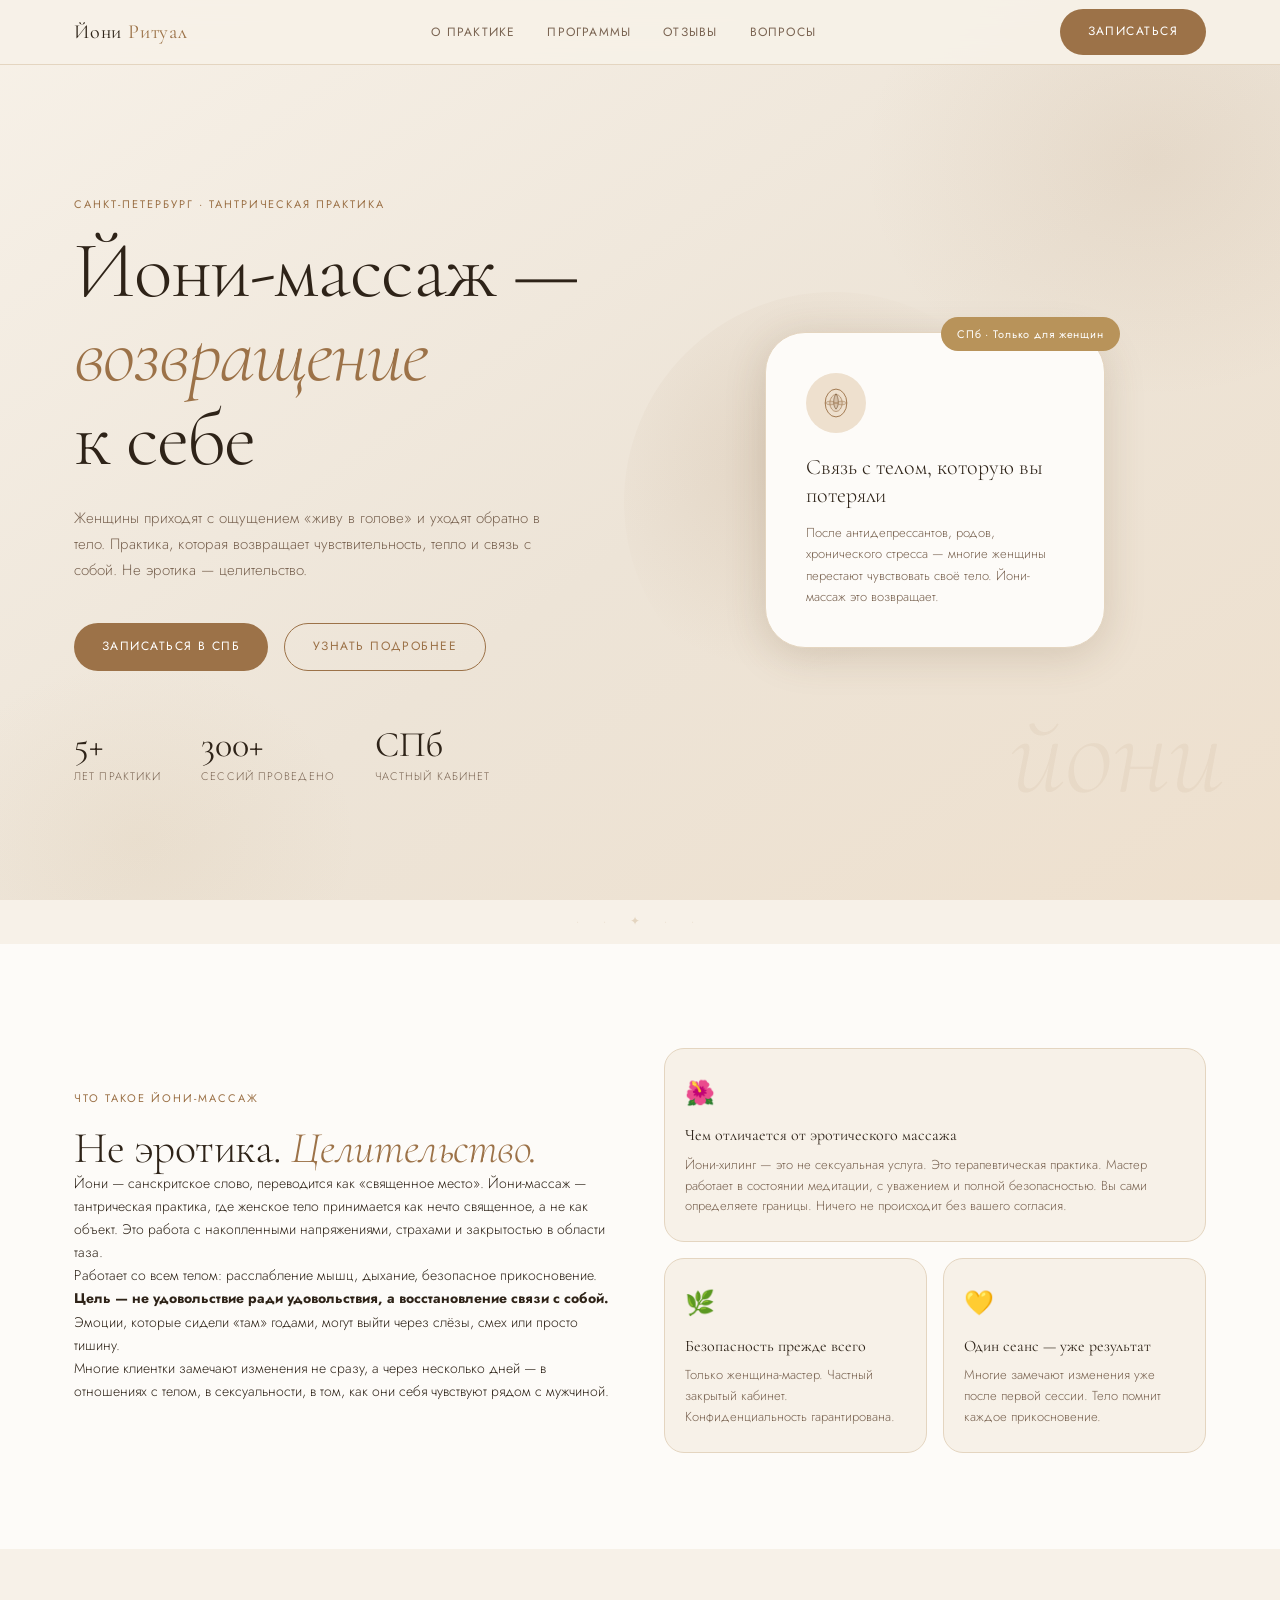
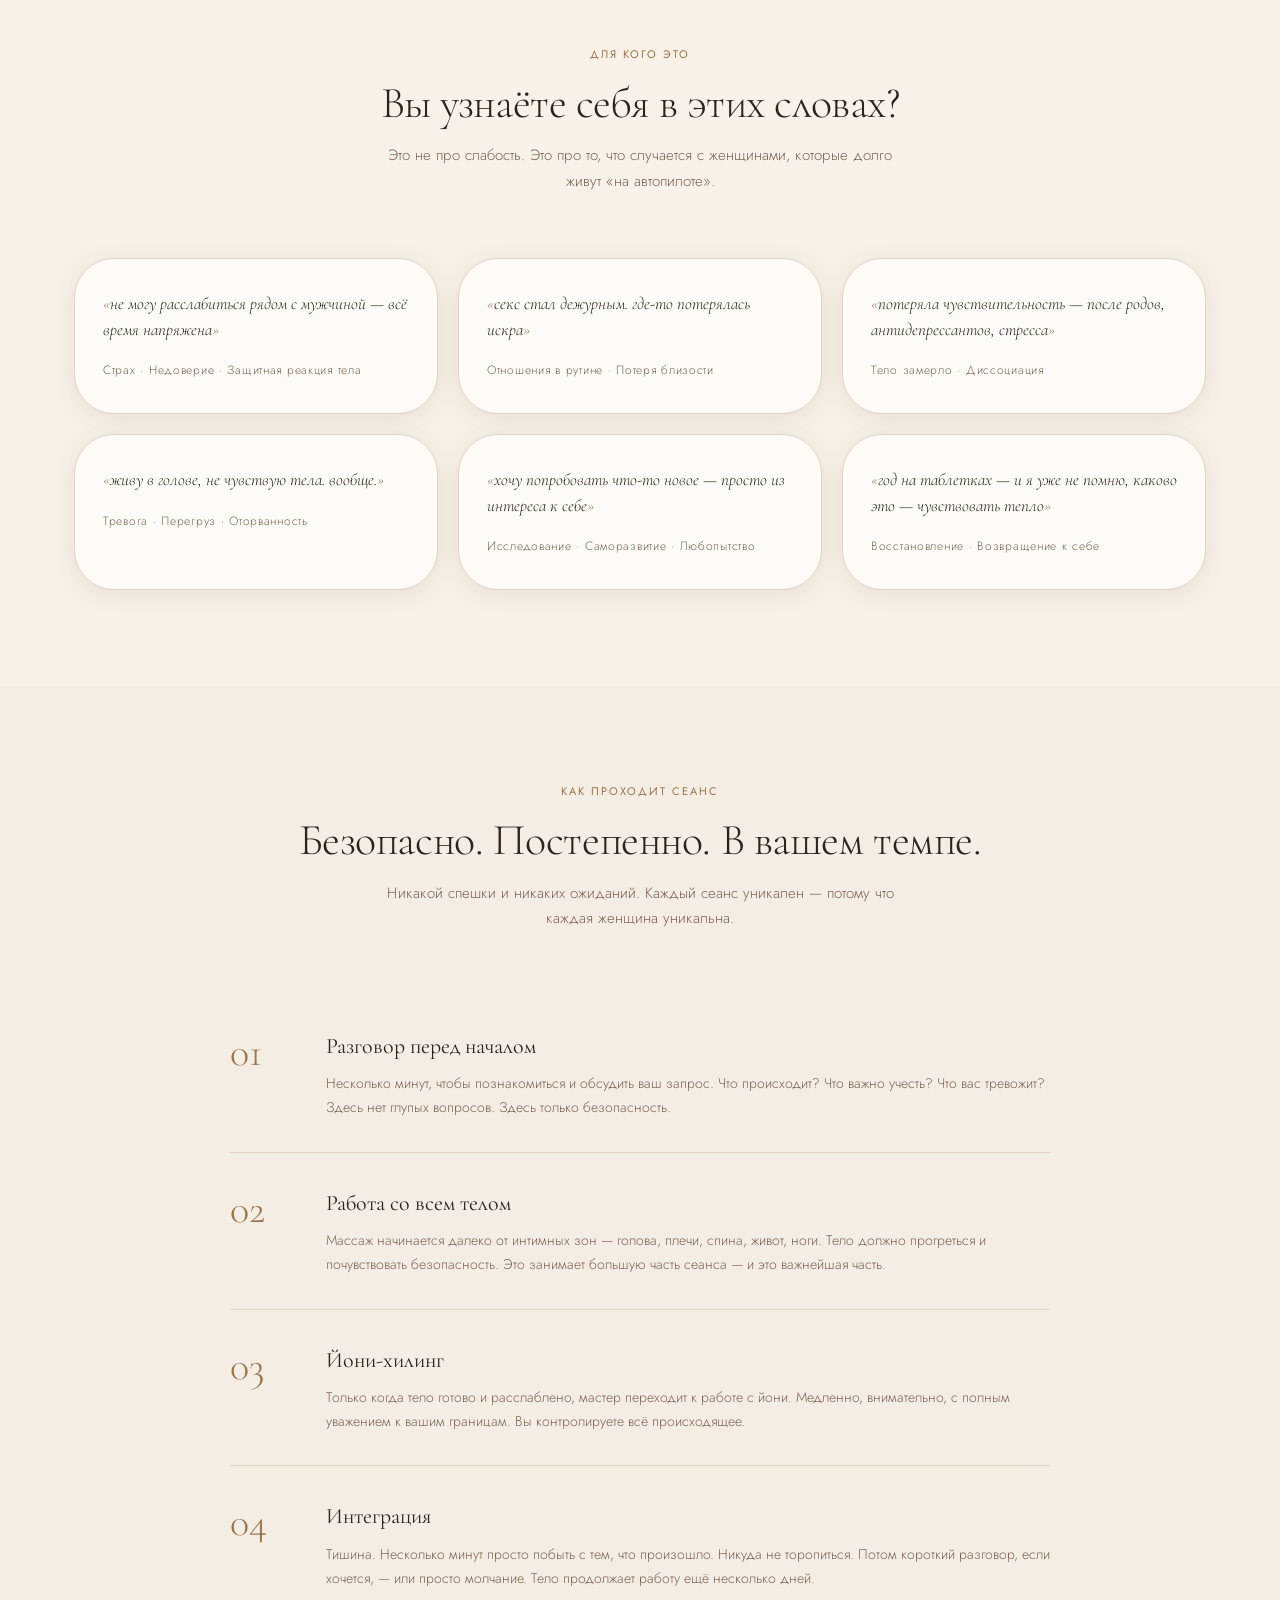
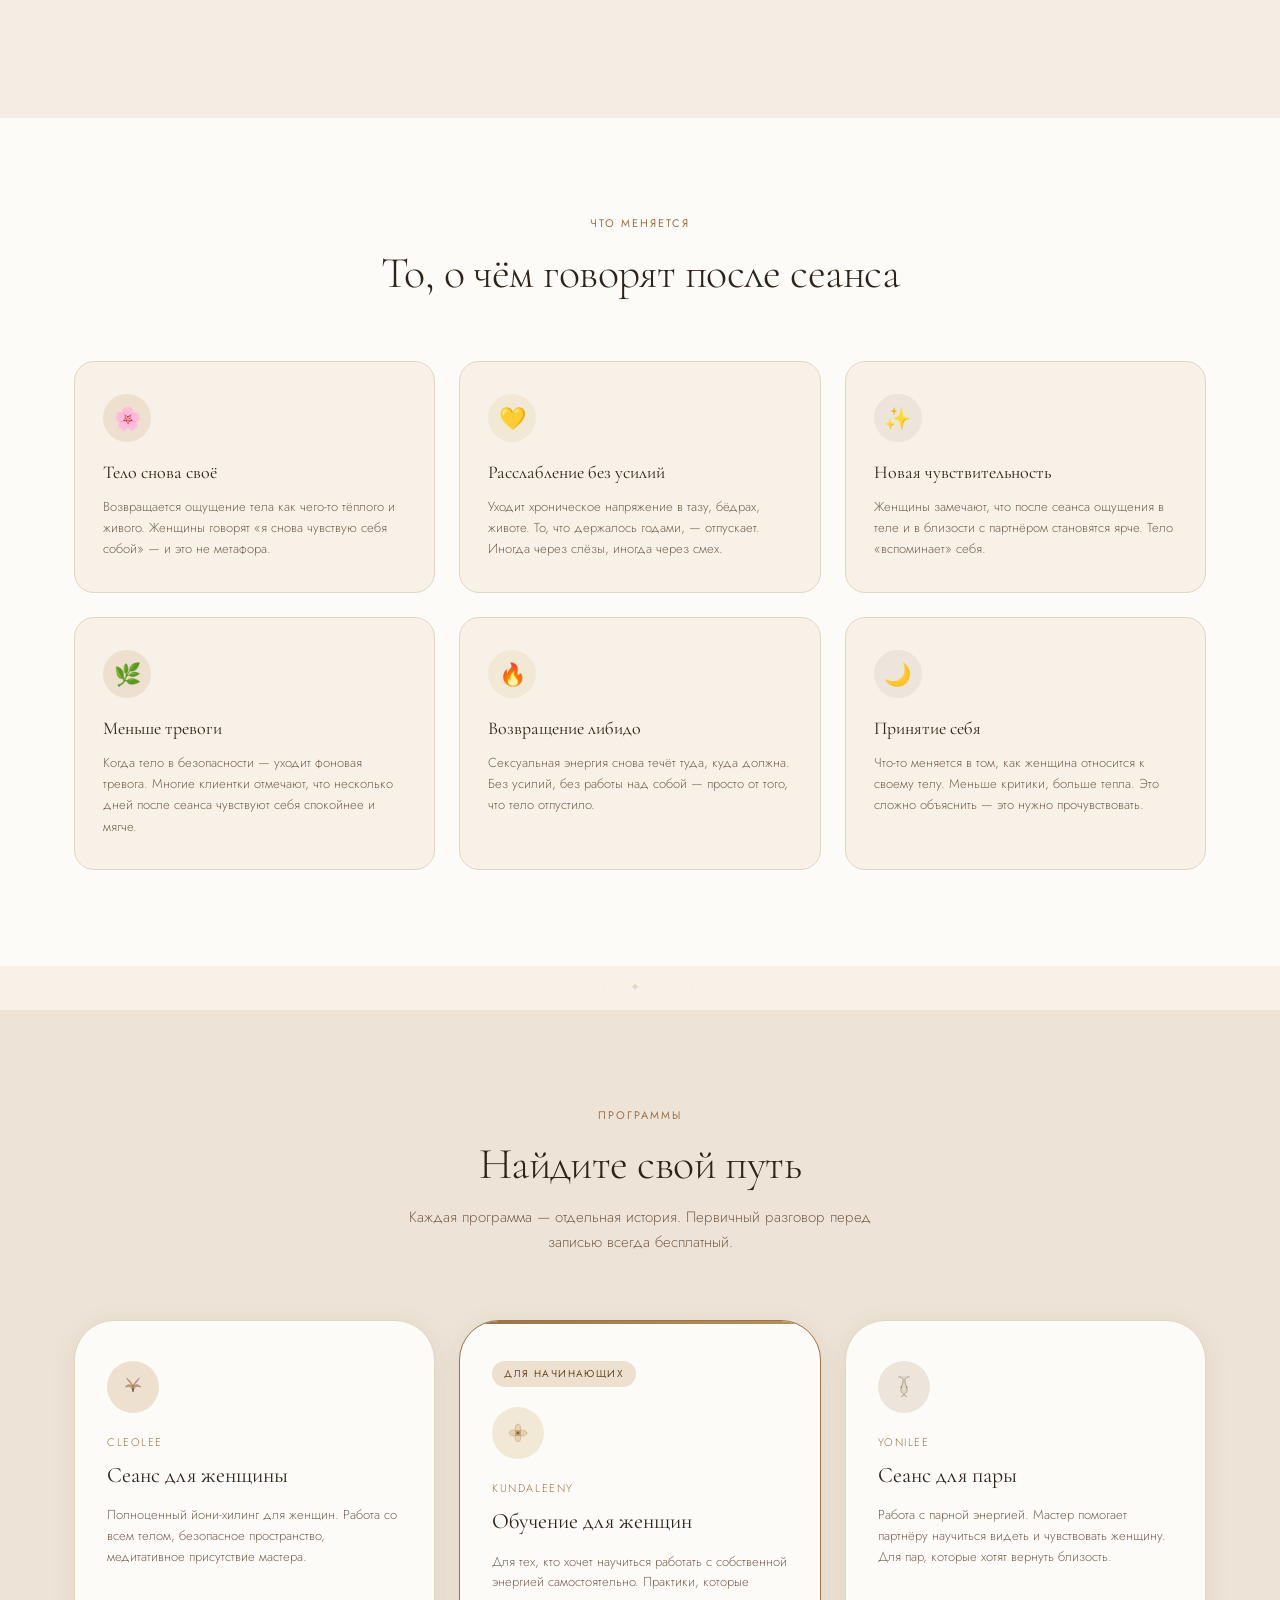
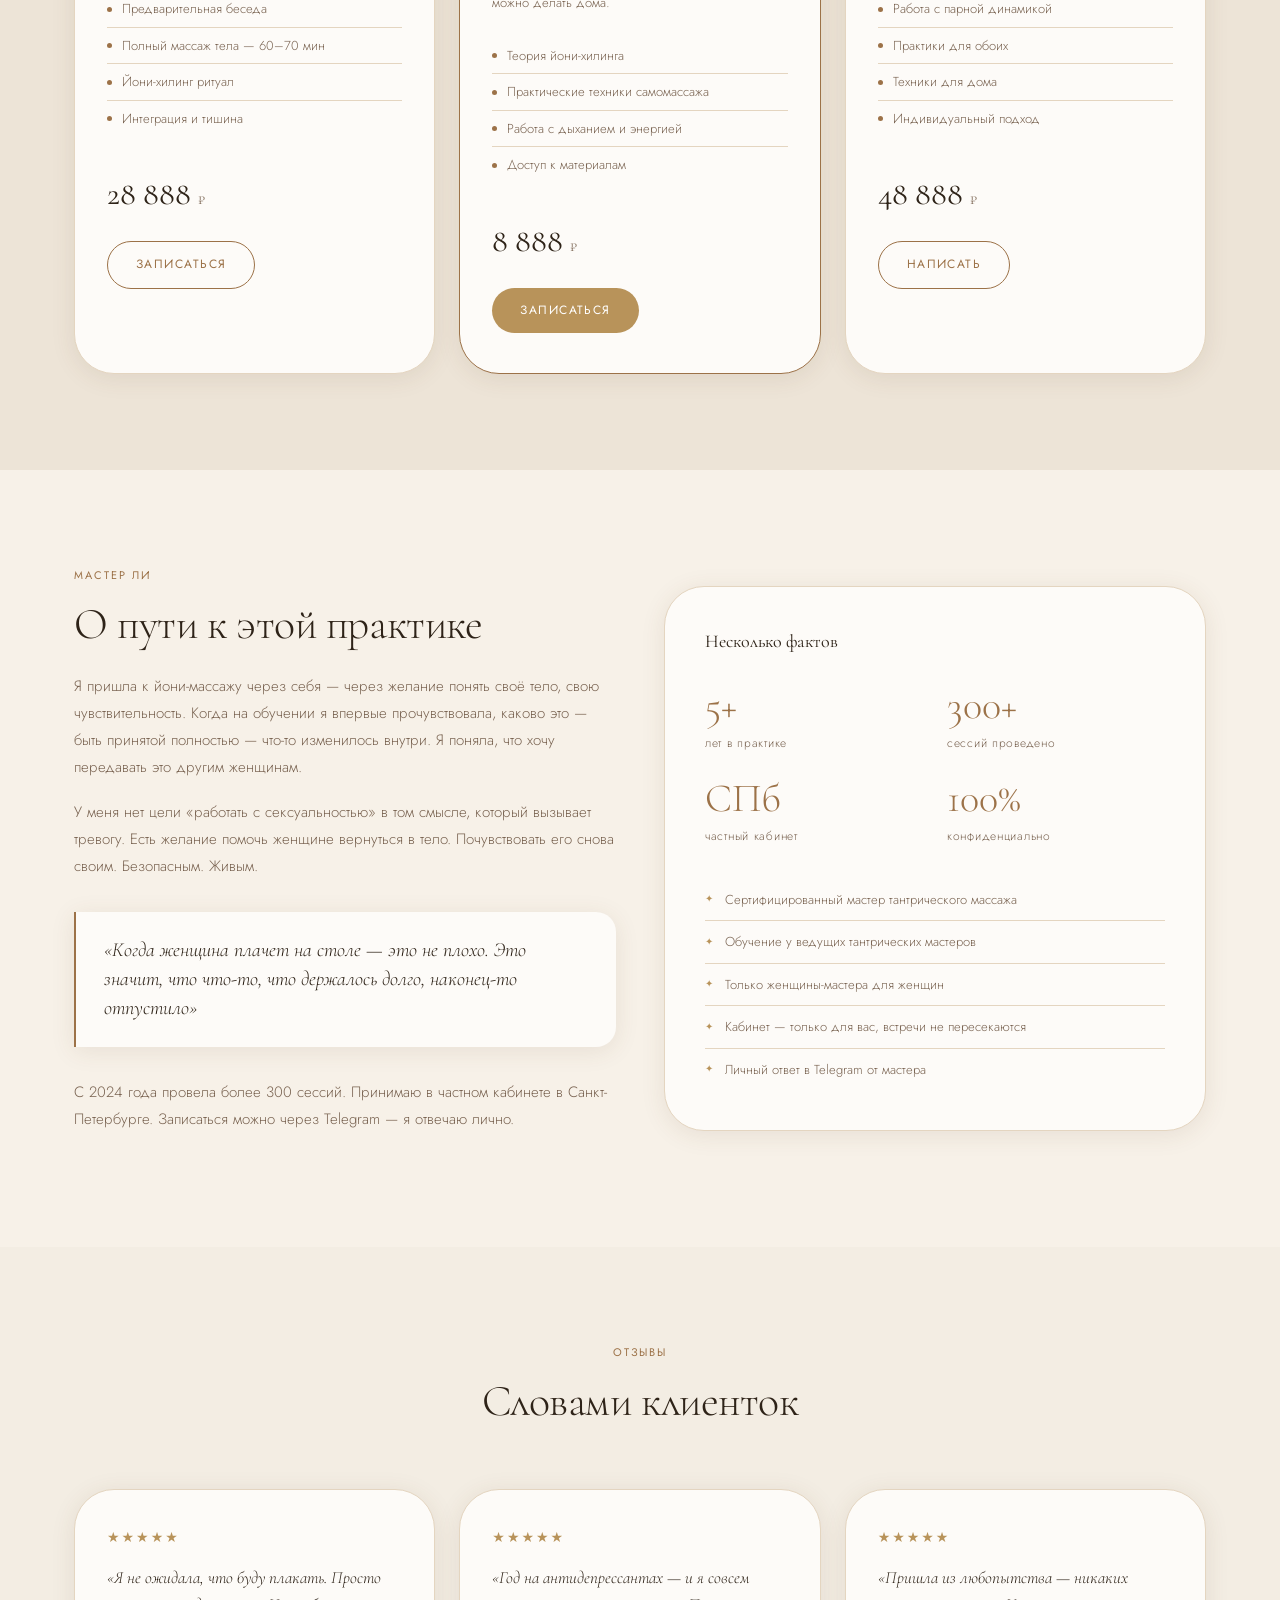
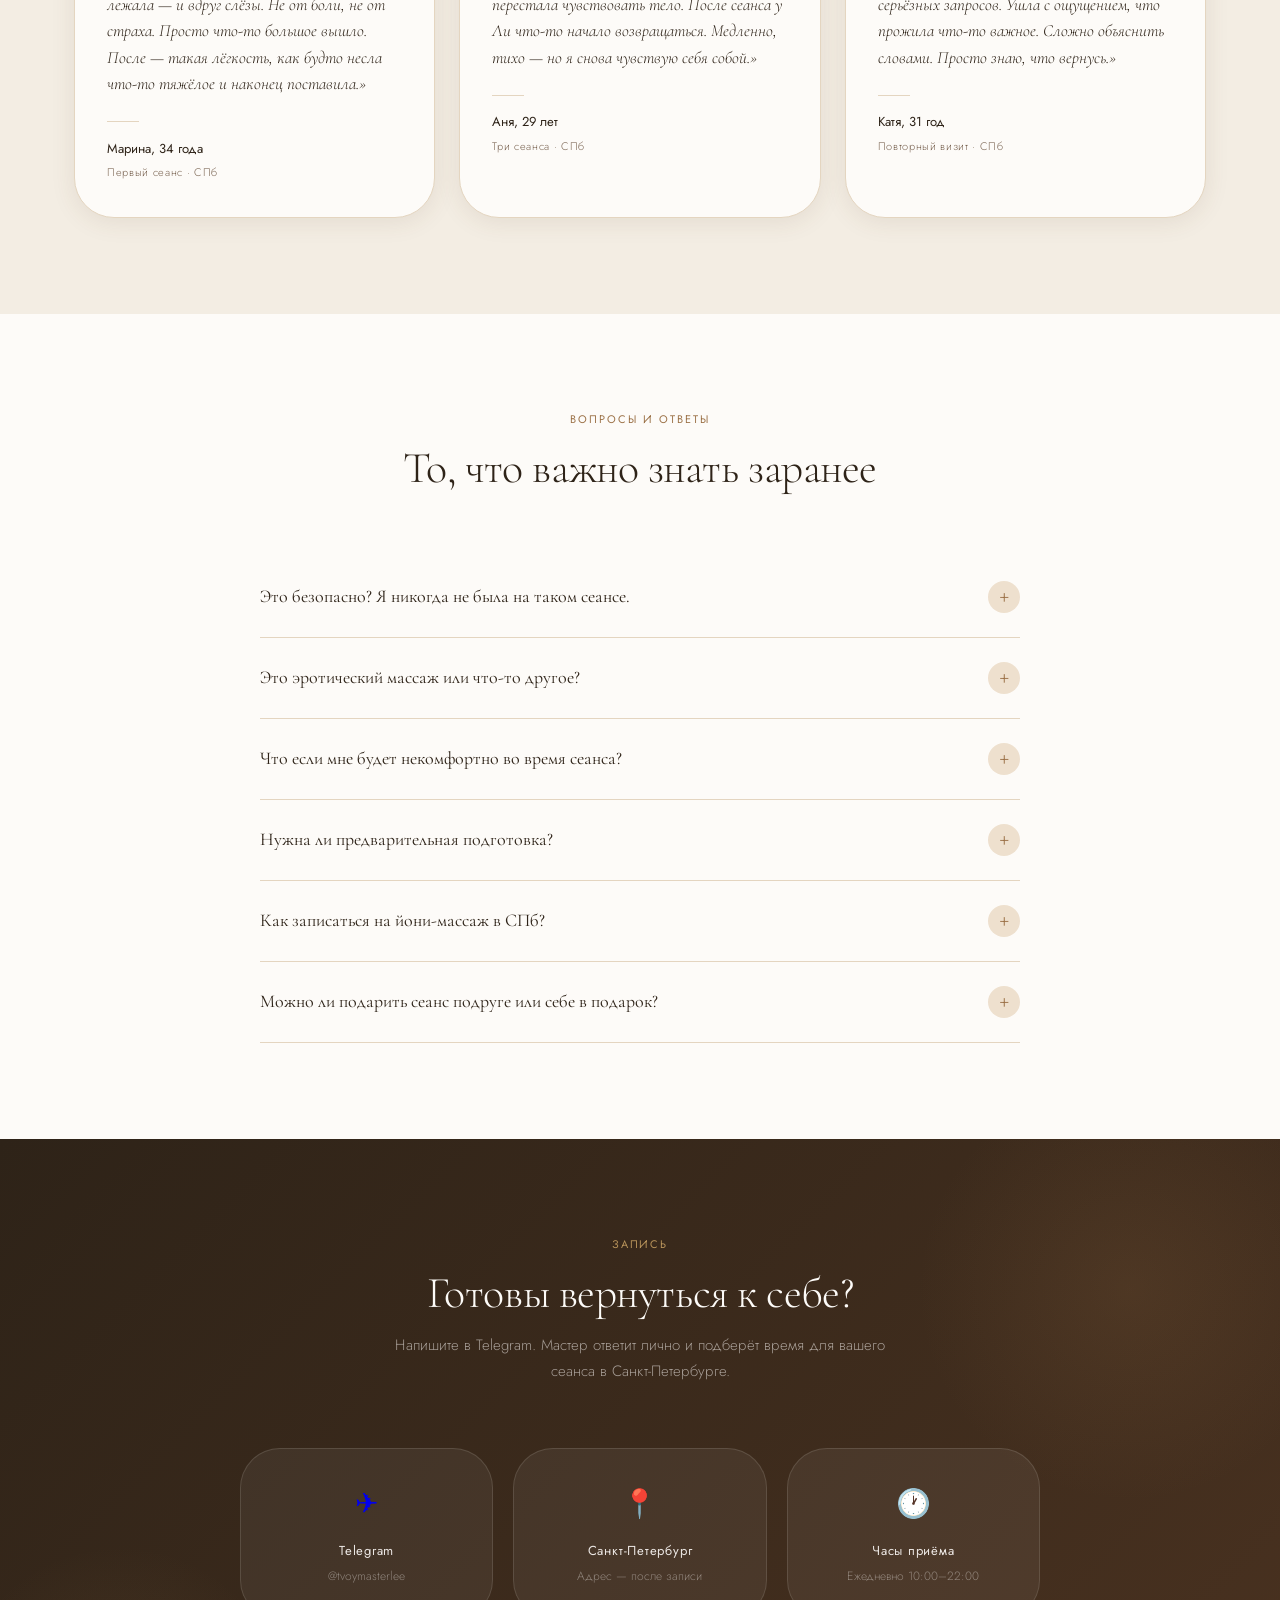
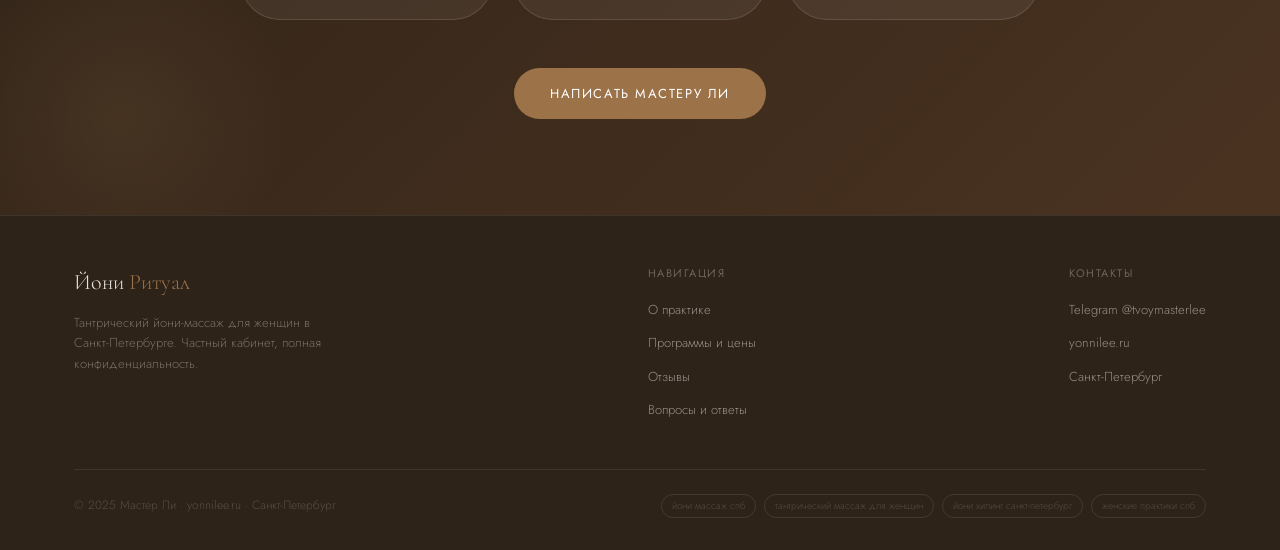
<file: yoni_ritual_spb_landing.html>
<!DOCTYPE html>
<html lang="ru">
<head>
<meta charset="UTF-8">
<meta name="viewport" content="width=device-width, initial-scale=1.0">

<!-- SEO -->
<title>Йони-массаж в Санкт-Петербурге — тантрическая практика для женщин | Йони Ритуал</title>
<meta name="description" content="Йони-массаж в СПб — тантрическая практика для женщин. Возвращает связь с телом, чувствительность и внутреннюю силу. Частный кабинет, полная безопасность. Запись онлайн.">
<meta name="keywords" content="йони массаж спб, йони массаж санкт-петербург, тантрический массаж для женщин спб, йони хилинг петербург, женские тантрические практики спб, массаж для женщин санкт-петербург, йони массаж что это">
<meta name="robots" content="index, follow">
<link rel="canonical" href="https://yonnilee.ru/yoni">

<!-- OG -->
<meta property="og:title" content="Йони-массаж в СПб — тантрическая практика для женщин">
<meta property="og:description" content="Возвращает связь с телом, чувствительность и внутреннюю силу. Мастер Ли, частный кабинет в Санкт-Петербурге.">
<meta property="og:type" content="website">
<meta property="og:locale" content="ru_RU">

<!-- Fonts -->
<link rel="preconnect" href="https://fonts.googleapis.com">
<link rel="preconnect" href="https://fonts.gstatic.com" crossorigin>
<link href="https://fonts.googleapis.com/css2?family=Cormorant+Garamond:ital,wght@0,300;0,400;0,500;1,300;1,400&family=Jost:wght@200;300;400;500&display=swap" rel="stylesheet">

<!-- Schema.org -->
<script type="application/ld+json">
{
  "@context": "https://schema.org",
  "@type": "LocalBusiness",
  "name": "Йони Ритуал | Мастер Ли",
  "description": "Тантрический йони-массаж для женщин в Санкт-Петербурге",
  "url": "https://yonnilee.ru/yoni",
  "address": {
    "@type": "PostalAddress",
    "addressLocality": "Санкт-Петербург",
    "addressCountry": "RU"
  },
  "priceRange": "₽₽₽",
  "openingHours": "Mo-Su 10:00-22:00"
}
</script>

<style>
/* ============================================================
   DESIGN SYSTEM — Linen & Umber Light Theme
   Beige · Milk · Warm Brown
   ============================================================ */
:root {
  --rose:     #9C7248;
  --rose-lt:  #EEE0CE;
  --rose-dk:  #6B4A2A;
  --blush:    #DFD0BB;

  --mauve:    #A08C7A;
  --mauve-lt: #EDE5DB;

  --gold:     #B8935A;
  --gold-lt:  #F2E8D6;

  --sage:     #C4B9AB;
  --sage-dk:  #8A7568;

  --cream:    #F7F1E8;
  --sand:     #E4D5C0;
  --mist:     #F3EDE3;
  --white:    #FDFBF8;
  --linen:    #EDE4D7;

  --ink:      #2E2318;
  --ink-md:   #7A6452;

  --font-display: 'Cormorant Garamond', Georgia, serif;
  --font-body:    'Jost', system-ui, sans-serif;

  --r-xs:   4px;
  --r-s:    12px;
  --r-m:    20px;
  --r-l:    40px;
  --r-pill: 100px;

  --shadow:       0 4px 24px rgba(100,70,40,0.10);
  --shadow-hover: 0 8px 40px rgba(100,70,40,0.18);

  --section: 96px;
}

*, *::before, *::after { box-sizing: border-box; margin: 0; padding: 0; }
html { scroll-behavior: smooth; }

body {
  background: var(--cream);
  color: var(--ink);
  font-family: var(--font-body);
  font-weight: 300;
  font-size: 14px;
  line-height: 1.65;
  -webkit-font-smoothing: antialiased;
}

/* ============================================================
   SCROLL REVEAL
   ============================================================ */
.reveal {
  opacity: 0;
  transform: translateY(28px);
  transition: opacity 0.7s cubic-bezier(0.16,1,0.3,1), transform 0.7s cubic-bezier(0.16,1,0.3,1);
}
.reveal.visible { opacity: 1; transform: translateY(0); }
.reveal-delay-1 { transition-delay: 0.1s; }
.reveal-delay-2 { transition-delay: 0.2s; }
.reveal-delay-3 { transition-delay: 0.3s; }

/* ============================================================
   TYPOGRAPHY
   ============================================================ */
h1, h2, h3 { font-family: var(--font-display); font-weight: 300; line-height: 1.1; }
h1 { font-size: clamp(40px, 7vw, 72px); letter-spacing: -0.02em; }
h2 { font-size: clamp(28px, 4vw, 44px); letter-spacing: -0.01em; }
h3 { font-size: clamp(18px, 2.5vw, 24px); }

.eyebrow {
  font-family: var(--font-body);
  font-size: 11px;
  font-weight: 400;
  letter-spacing: 0.18em;
  text-transform: uppercase;
  color: var(--rose);
  display: block;
  margin-bottom: 16px;
}

/* ============================================================
   LAYOUT
   ============================================================ */
.container { max-width: 1180px; margin: 0 auto; padding: 0 24px; }
.section { padding: var(--section) 0; }
.grid-2 { display: grid; grid-template-columns: 1fr 1fr; gap: 48px; align-items: center; }

/* ============================================================
   BUTTONS
   ============================================================ */
.btn {
  display: inline-flex;
  align-items: center;
  gap: 8px;
  padding: 13px 28px;
  border-radius: var(--r-pill);
  font-family: var(--font-body);
  font-size: 12px;
  font-weight: 400;
  letter-spacing: 0.12em;
  text-transform: uppercase;
  cursor: pointer;
  border: none;
  text-decoration: none;
  transition: all 0.3s cubic-bezier(0.34,1.56,0.64,1);
}
.btn-primary { background: var(--rose); color: #fff; }
.btn-primary:hover { background: var(--rose-dk); transform: translateY(-2px); box-shadow: 0 6px 24px rgba(100,70,40,0.30); }
.btn-outline { background: transparent; color: var(--rose); border: 1px solid var(--rose); }
.btn-outline:hover { background: var(--rose-lt); transform: translateY(-2px); }
.btn-gold { background: var(--gold); color: #fff; }
.btn-gold:hover { background: var(--rose-dk); transform: translateY(-2px); box-shadow: 0 6px 24px rgba(184,147,90,0.35); }

/* ============================================================
   NAVIGATION
   ============================================================ */
nav {
  position: fixed;
  top: 0; left: 0; right: 0;
  z-index: 100;
  background: rgba(247,241,232,0.93);
  backdrop-filter: blur(12px);
  -webkit-backdrop-filter: blur(12px);
  border-bottom: 0.5px solid var(--sand);
  transition: box-shadow 0.3s;
}
.nav-inner {
  display: flex;
  align-items: center;
  justify-content: space-between;
  height: 64px;
}
.nav-logo {
  font-family: var(--font-display);
  font-size: 20px;
  font-weight: 400;
  color: var(--ink);
  text-decoration: none;
  letter-spacing: 0.04em;
}
.nav-logo span { color: var(--rose); }
.nav-links {
  display: flex;
  gap: 32px;
  list-style: none;
}
.nav-links a {
  font-size: 12px;
  font-weight: 400;
  letter-spacing: 0.1em;
  text-transform: uppercase;
  color: var(--ink-md);
  text-decoration: none;
  transition: color 0.2s;
}
.nav-links a:hover { color: var(--rose); }
.nav-toggle {
  display: none;
  background: none;
  border: none;
  cursor: pointer;
  width: 32px; height: 32px;
  flex-direction: column;
  justify-content: center;
  gap: 5px;
}
.nav-toggle span { display: block; height: 1px; background: var(--ink); transition: all 0.3s; }

/* ============================================================
   HERO
   ============================================================ */
.hero {
  min-height: 100vh;
  display: flex;
  align-items: center;
  padding-top: 80px;
  position: relative;
  overflow: hidden;
  background: linear-gradient(145deg, var(--cream) 0%, var(--linen) 55%, var(--rose-lt) 100%);
}
.hero-orb-1 {
  position: absolute;
  top: -80px; right: -160px;
  width: 580px; height: 480px;
  background: radial-gradient(ellipse, rgba(156,114,72,0.10) 0%, transparent 70%);
  pointer-events: none;
}
.hero-orb-2 {
  position: absolute;
  bottom: -120px; left: -80px;
  width: 440px; height: 360px;
  background: radial-gradient(ellipse, rgba(184,147,90,0.08) 0%, transparent 70%);
  pointer-events: none;
}
.hero-ghost {
  position: absolute;
  bottom: 48px; right: 56px;
  font-family: var(--font-display);
  font-size: 120px;
  font-weight: 300;
  font-style: italic;
  color: rgba(156,114,72,0.07);
  pointer-events: none;
  user-select: none;
  white-space: nowrap;
}
.hero-content { position: relative; z-index: 2; width: 100%; }
.hero-title {
  font-family: var(--font-display);
  font-size: clamp(44px, 7vw, 80px);
  font-weight: 300;
  line-height: 1.05;
  letter-spacing: -0.02em;
  color: var(--ink);
  margin-bottom: 24px;
}
.hero-title em { font-style: italic; color: var(--rose); }
.hero-subtitle {
  font-size: 15px;
  font-weight: 300;
  line-height: 1.75;
  color: var(--ink-md);
  max-width: 480px;
  margin-bottom: 40px;
}
.hero-cta-group { display: flex; gap: 16px; flex-wrap: wrap; margin-bottom: 56px; }
.hero-stats { display: flex; gap: 40px; flex-wrap: wrap; }
.hero-stat-num {
  font-family: var(--font-display);
  font-size: 36px;
  font-weight: 400;
  color: var(--ink);
  display: block;
  line-height: 1;
}
.hero-stat-label {
  font-size: 11px;
  font-weight: 300;
  letter-spacing: 0.1em;
  color: var(--ink-md);
  text-transform: uppercase;
  margin-top: 4px;
  display: block;
}

/* Hero float card */
.hero-visual { position: relative; display: flex; justify-content: center; align-items: center; }
.hero-orbs-bg {
  position: absolute;
  top: -40px; left: -40px;
  width: 420px; height: 420px;
  background: radial-gradient(ellipse at 40% 40%, rgba(156,114,72,0.14) 0%, transparent 60%);
  border-radius: 50%;
  pointer-events: none;
}
.hero-card {
  background: var(--white);
  border-radius: var(--r-l);
  padding: 40px;
  box-shadow: var(--shadow-hover);
  border: 0.5px solid var(--sand);
  max-width: 340px;
  position: relative;
}
.hero-card-badge {
  position: absolute;
  top: -16px; right: -16px;
  background: var(--gold);
  color: #fff;
  font-size: 11px;
  font-weight: 400;
  letter-spacing: 0.08em;
  padding: 8px 16px;
  border-radius: var(--r-pill);
  white-space: nowrap;
}
.hero-card-icon {
  width: 60px; height: 60px;
  background: var(--rose-lt);
  border-radius: 50%;
  display: flex; align-items: center; justify-content: center;
  margin-bottom: 20px;
}
.hero-card-title {
  font-family: var(--font-display);
  font-size: 22px;
  font-weight: 300;
  line-height: 1.3;
  color: var(--ink);
  margin-bottom: 12px;
}
.hero-card-desc { font-size: 13px; color: var(--ink-md); line-height: 1.65; }

/* ============================================================
   ORNAMENT
   ============================================================ */
.ornament { text-align: center; color: var(--sand); letter-spacing: 10px; font-size: 12px; padding: 12px 0; }

/* ============================================================
   WHAT IS YONI
   ============================================================ */
.what-section { background: var(--white); }
.what-text p { font-size: 15px; line-height: 1.8; color: var(--ink-md); margin-bottom: 20px; }
.what-text p strong { color: var(--ink); font-weight: 400; }
.what-mini-grid {
  display: grid;
  grid-template-columns: 1fr 1fr;
  gap: 16px;
  margin-top: 8px;
}
.mini-card {
  background: var(--cream);
  border-radius: var(--r-m);
  padding: 24px 20px;
  border: 0.5px solid var(--sand);
  transition: all 0.3s;
}
.mini-card:hover { box-shadow: var(--shadow); transform: translateY(-3px); }
.mini-card-icon { font-size: 24px; margin-bottom: 10px; }
.mini-card-title {
  font-family: var(--font-display);
  font-size: 16px;
  font-weight: 400;
  color: var(--ink);
  margin-bottom: 6px;
}
.mini-card p { font-size: 13px; color: var(--ink-md); line-height: 1.6; }

/* ============================================================
   PAINS — ДЛЯ КОГО
   ============================================================ */
.pains-section { background: var(--cream); }
.pains-grid {
  display: grid;
  grid-template-columns: repeat(3, 1fr);
  gap: 20px;
}
.pain-card {
  background: var(--white);
  border-radius: var(--r-l);
  padding: 32px 28px;
  border: 0.5px solid var(--sand);
  box-shadow: var(--shadow);
  transition: all 0.35s cubic-bezier(0.16,1,0.3,1);
  position: relative;
  overflow: hidden;
}
.pain-card::after {
  content: '';
  position: absolute;
  bottom: 0; left: 0; right: 0;
  height: 2px;
  background: linear-gradient(90deg, var(--rose), var(--gold));
  opacity: 0;
  transition: opacity 0.3s;
}
.pain-card:hover { box-shadow: var(--shadow-hover); transform: translateY(-4px); }
.pain-card:hover::after { opacity: 1; }
.pain-quote {
  font-family: var(--font-display);
  font-size: 17px;
  font-weight: 300;
  font-style: italic;
  color: var(--ink);
  line-height: 1.5;
  margin-bottom: 16px;
}
.pain-quote::before { content: '«'; color: var(--rose); }
.pain-quote::after  { content: '»'; color: var(--rose); }
.pain-label { font-size: 12px; font-weight: 300; color: var(--ink-md); letter-spacing: 0.06em; }

/* ============================================================
   HOW IT GOES
   ============================================================ */
.how-section { background: var(--mist); }
.section-header { text-align: center; margin-bottom: 64px; }
.section-header h2 { margin-bottom: 16px; }
.section-header p { font-size: 15px; color: var(--ink-md); max-width: 520px; margin: 0 auto; line-height: 1.7; }
.steps { display: flex; flex-direction: column; max-width: 820px; margin: 0 auto; }
.step {
  display: grid;
  grid-template-columns: 64px 1fr;
  gap: 32px;
  padding: 32px 0;
  border-bottom: 0.5px solid var(--sand);
  align-items: start;
}
.step:last-child { border-bottom: none; }
.step-num {
  font-family: var(--font-display);
  font-size: 40px;
  font-weight: 300;
  color: var(--rose);
  line-height: 1;
  padding-top: 4px;
}
.step-title {
  font-family: var(--font-display);
  font-size: 22px;
  font-weight: 400;
  color: var(--ink);
  margin-bottom: 8px;
}
.step p { font-size: 14px; color: var(--ink-md); line-height: 1.7; }

/* ============================================================
   BENEFITS
   ============================================================ */
.benefits-section { background: var(--white); }
.benefits-grid { display: grid; grid-template-columns: repeat(3, 1fr); gap: 24px; }
.benefit-card {
  background: var(--cream);
  border-radius: var(--r-m);
  padding: 32px 28px;
  border: 0.5px solid var(--sand);
  transition: all 0.3s;
}
.benefit-card:hover { box-shadow: var(--shadow); transform: translateY(-3px); }
.benefit-icon {
  width: 48px; height: 48px;
  border-radius: 50%;
  display: flex; align-items: center; justify-content: center;
  margin-bottom: 16px;
  font-size: 22px;
}
.benefit-title {
  font-family: var(--font-display);
  font-size: 18px;
  font-weight: 400;
  color: var(--ink);
  margin-bottom: 8px;
}
.benefit-card p { font-size: 13px; color: var(--ink-md); line-height: 1.65; }

/* ============================================================
   PROGRAMS
   ============================================================ */
.programs-section { background: var(--linen); }
.program-cards { display: grid; grid-template-columns: repeat(3, 1fr); gap: 24px; }
.program-card {
  background: var(--white);
  border-radius: var(--r-l);
  padding: 40px 32px;
  border: 0.5px solid var(--sand);
  box-shadow: var(--shadow);
  transition: all 0.35s cubic-bezier(0.16,1,0.3,1);
  position: relative;
  overflow: hidden;
}
.program-card::before {
  content: '';
  position: absolute;
  top: 0; left: 0; right: 0;
  height: 3px;
  background: linear-gradient(90deg, var(--rose), var(--gold));
  opacity: 0;
  transition: opacity 0.3s;
}
.program-card:hover { box-shadow: var(--shadow-hover); transform: translateY(-6px); }
.program-card:hover::before { opacity: 1; }
.program-card.featured::before { opacity: 1; }
.program-card.featured { border-color: var(--rose); }
.featured-badge {
  background: var(--rose-lt);
  color: var(--rose-dk);
  font-size: 10px;
  font-weight: 400;
  letter-spacing: 0.14em;
  text-transform: uppercase;
  padding: 5px 12px;
  border-radius: var(--r-pill);
  display: inline-block;
  margin-bottom: 20px;
}
.program-icon {
  width: 52px; height: 52px;
  border-radius: 50%;
  display: flex; align-items: center; justify-content: center;
  margin-bottom: 20px;
  font-size: 24px;
}
.bg-rose   { background: var(--rose-lt); }
.bg-gold   { background: var(--gold-lt); }
.bg-mauve  { background: var(--mauve-lt); }
.program-title {
  font-family: var(--font-display);
  font-size: 22px;
  font-weight: 400;
  color: var(--ink);
  margin-bottom: 12px;
}
.program-name-tag {
  font-family: var(--font-body);
  font-size: 11px;
  letter-spacing: 0.14em;
  text-transform: uppercase;
  color: var(--rose);
  margin-bottom: 6px;
  display: block;
}
.program-desc { font-size: 13px; color: var(--ink-md); line-height: 1.6; margin-bottom: 24px; }
.program-features { list-style: none; margin-bottom: 32px; }
.program-features li {
  font-size: 13px;
  color: var(--ink-md);
  padding: 7px 0;
  border-bottom: 0.5px solid var(--sand);
  display: flex;
  align-items: center;
  gap: 10px;
}
.program-features li:last-child { border-bottom: none; }
.program-features li::before { content: ''; width: 5px; height: 5px; border-radius: 50%; background: var(--rose); flex-shrink: 0; }
.program-price {
  font-family: var(--font-display);
  font-size: 32px;
  font-weight: 400;
  color: var(--ink);
  margin-bottom: 20px;
}
.program-price span { font-size: 16px; color: var(--ink-md); font-weight: 300; }

/* ============================================================
   ABOUT
   ============================================================ */
.about-section { background: var(--cream); }
.about-text h2 { margin-bottom: 24px; }
.about-text p { font-size: 15px; color: var(--ink-md); line-height: 1.8; margin-bottom: 18px; }
.about-quote {
  background: var(--white);
  border-left: 2px solid var(--rose);
  padding: 24px 28px;
  border-radius: 0 var(--r-m) var(--r-m) 0;
  margin: 32px 0;
  font-family: var(--font-display);
  font-size: 20px;
  font-style: italic;
  font-weight: 300;
  color: var(--ink);
  line-height: 1.45;
  box-shadow: var(--shadow);
}
.about-right {
  background: var(--white);
  border-radius: var(--r-l);
  padding: 40px;
  box-shadow: var(--shadow);
  border: 0.5px solid var(--sand);
}
.about-right-title {
  font-family: var(--font-display);
  font-size: 18px;
  font-weight: 400;
  color: var(--ink);
  margin-bottom: 28px;
}
.stats-grid { display: grid; grid-template-columns: 1fr 1fr; gap: 24px; margin-bottom: 32px; }
.stat-num {
  font-family: var(--font-display);
  font-size: 40px;
  font-weight: 300;
  color: var(--rose);
  display: block;
  line-height: 1;
  margin-bottom: 6px;
}
.stat-label { font-size: 12px; font-weight: 300; color: var(--ink-md); letter-spacing: 0.06em; }
.features-list { list-style: none; }
.features-list li {
  font-size: 13px;
  color: var(--ink-md);
  padding: 10px 0;
  border-bottom: 0.5px solid var(--sand);
  display: flex;
  align-items: center;
  gap: 12px;
}
.features-list li:last-child { border-bottom: none; }
.features-list li::before { content: '✦'; color: var(--gold); font-size: 10px; flex-shrink: 0; }

/* ============================================================
   REVIEWS
   ============================================================ */
.reviews-section { background: var(--mist); }
.reviews-grid { display: grid; grid-template-columns: repeat(3, 1fr); gap: 24px; }
.review-card {
  background: var(--white);
  border-radius: var(--r-l);
  padding: 36px 32px;
  box-shadow: var(--shadow);
  border: 0.5px solid var(--sand);
  transition: all 0.3s;
}
.review-card:hover { box-shadow: var(--shadow-hover); transform: translateY(-3px); }
.review-stars { color: var(--gold); font-size: 14px; margin-bottom: 16px; letter-spacing: 2px; }
.review-text {
  font-family: var(--font-display);
  font-size: 17px;
  font-weight: 300;
  font-style: italic;
  color: var(--ink);
  line-height: 1.55;
  margin-bottom: 24px;
}
.review-divider { width: 32px; height: 0.5px; background: var(--sand); margin-bottom: 16px; }
.review-name { font-size: 13px; font-weight: 400; color: var(--ink); margin-bottom: 4px; }
.review-context { font-size: 11px; font-weight: 300; color: var(--ink-md); letter-spacing: 0.06em; }

/* ============================================================
   FAQ
   ============================================================ */
.faq-section { background: var(--white); }
.faq-list { max-width: 760px; margin: 0 auto; }
.faq-item { border-bottom: 0.5px solid var(--sand); }
.faq-q {
  display: flex;
  justify-content: space-between;
  align-items: center;
  padding: 24px 0;
  cursor: pointer;
  gap: 24px;
}
.faq-q-text { font-family: var(--font-display); font-size: 18px; font-weight: 400; color: var(--ink); }
.faq-toggle {
  width: 32px; height: 32px;
  border-radius: 50%;
  background: var(--rose-lt);
  display: flex; align-items: center; justify-content: center;
  flex-shrink: 0;
  transition: all 0.3s;
  color: var(--rose);
  font-size: 18px;
}
.faq-item.open .faq-toggle { background: var(--rose); color: #fff; transform: rotate(45deg); }
.faq-a {
  font-size: 14px;
  color: var(--ink-md);
  line-height: 1.7;
  max-height: 0;
  overflow: hidden;
  transition: max-height 0.4s ease, padding-bottom 0.4s;
}
.faq-item.open .faq-a { max-height: 300px; padding-bottom: 24px; }

/* ============================================================
   CONTACT
   ============================================================ */
.contact-section {
  background: linear-gradient(135deg, #2E2318 0%, #4A3220 100%);
  position: relative;
  overflow: hidden;
}
.contact-bg-orb-1 {
  position: absolute;
  top: -100px; right: -100px;
  width: 500px; height: 500px;
  background: radial-gradient(ellipse, rgba(156,114,72,0.15) 0%, transparent 60%);
  pointer-events: none;
}
.contact-bg-orb-2 {
  position: absolute;
  bottom: -100px; left: -80px;
  width: 400px; height: 400px;
  background: radial-gradient(ellipse, rgba(184,147,90,0.10) 0%, transparent 60%);
  pointer-events: none;
}
.contact-inner { position: relative; z-index: 2; }
.contact-section .eyebrow { color: var(--gold); }
.contact-section h2 { color: var(--white); margin-bottom: 16px; }
.contact-section .section-header p { color: rgba(253,250,247,0.55); }
.contact-cards {
  display: grid;
  grid-template-columns: repeat(3, 1fr);
  gap: 20px;
  max-width: 800px;
  margin: 0 auto 48px;
}
.contact-card {
  background: rgba(253,250,247,0.06);
  border: 0.5px solid rgba(253,250,247,0.12);
  border-radius: var(--r-l);
  padding: 32px 24px;
  text-align: center;
  transition: all 0.3s;
  text-decoration: none;
  cursor: default;
}
a.contact-card { cursor: pointer; }
a.contact-card:hover { background: rgba(156,114,72,0.15); border-color: rgba(156,114,72,0.35); transform: translateY(-3px); }
.contact-card-icon { font-size: 28px; margin-bottom: 12px; }
.contact-card-title { font-size: 13px; font-weight: 400; color: rgba(253,250,247,0.9); letter-spacing: 0.06em; margin-bottom: 6px; }
.contact-card-handle { font-size: 12px; font-weight: 300; color: rgba(253,250,247,0.4); }
.contact-cta-group { display: flex; justify-content: center; gap: 16px; flex-wrap: wrap; }

/* ============================================================
   FOOTER
   ============================================================ */
footer {
  background: var(--ink);
  border-top: 0.5px solid rgba(253,250,247,0.08);
  padding: 48px 0 32px;
}
.footer-inner { display: flex; justify-content: space-between; align-items: flex-start; flex-wrap: wrap; gap: 32px; }
.footer-logo { font-family: var(--font-display); font-size: 22px; font-weight: 300; color: rgba(253,250,247,0.9); margin-bottom: 12px; }
.footer-logo span { color: var(--rose); }
.footer-desc { font-size: 13px; color: rgba(253,250,247,0.35); line-height: 1.6; max-width: 260px; }
.footer-links h4 { font-size: 11px; font-weight: 400; letter-spacing: 0.14em; text-transform: uppercase; color: rgba(253,250,247,0.3); margin-bottom: 16px; }
.footer-links ul { list-style: none; display: flex; flex-direction: column; gap: 10px; }
.footer-links a { font-size: 13px; color: rgba(253,250,247,0.5); text-decoration: none; transition: color 0.2s; }
.footer-links a:hover { color: var(--rose); }
.footer-bottom {
  margin-top: 48px;
  padding-top: 24px;
  border-top: 0.5px solid rgba(253,250,247,0.08);
  display: flex;
  justify-content: space-between;
  align-items: center;
  flex-wrap: wrap;
  gap: 12px;
}
.footer-copy { font-size: 12px; color: rgba(253,250,247,0.2); }
.footer-seo-tags { display: flex; gap: 8px; flex-wrap: wrap; }
.footer-seo-tag {
  font-size: 10px;
  font-weight: 300;
  color: rgba(253,250,247,0.18);
  padding: 3px 10px;
  border: 0.5px solid rgba(253,250,247,0.10);
  border-radius: var(--r-pill);
  text-decoration: none;
}
.footer-seo-tag:hover { color: rgba(253,250,247,0.35); }

/* ============================================================
   RESPONSIVE
   ============================================================ */
@media (max-width: 900px) {
  .pains-grid, .benefits-grid, .program-cards, .reviews-grid, .contact-cards { grid-template-columns: 1fr 1fr; }
}
@media (max-width: 768px) {
  :root { --section: 64px; }
  .nav-links, .nav-cta-wrap { display: none; }
  .nav-toggle { display: flex; }
  .grid-2 { grid-template-columns: 1fr; }
  .hero { min-height: auto; padding: 120px 0 64px; }
  .hero-visual { display: none; }
  .hero-ghost { display: none; }
  .what-mini-grid { grid-template-columns: 1fr; }
  .pains-grid, .benefits-grid, .program-cards, .reviews-grid { grid-template-columns: 1fr; }
  .contact-cards { grid-template-columns: 1fr; max-width: 400px; }
  .footer-inner { flex-direction: column; }
  .footer-bottom { flex-direction: column; text-align: center; }
  h1 { font-size: 40px; }
  h2 { font-size: 28px; }
}
</style>
</head>
<body>

<!-- ===== NAVIGATION ===== -->
<nav id="main-nav">
  <div class="container">
    <div class="nav-inner">
      <a href="#" class="nav-logo">Йони <span>Ритуал</span></a>
      <ul class="nav-links">
        <li><a href="#about">О практике</a></li>
        <li><a href="#programs">Программы</a></li>
        <li><a href="#reviews">Отзывы</a></li>
        <li><a href="#faq">Вопросы</a></li>
      </ul>
      <div class="nav-cta-wrap">
        <a href="https://t.me/tvoymasterlee" target="_blank" class="btn btn-primary">Записаться</a>
      </div>
      <button class="nav-toggle" id="nav-toggle" aria-label="Меню">
        <span></span><span></span><span></span>
      </button>
    </div>
  </div>
</nav>

<!-- ===== HERO ===== -->
<section class="hero">
  <div class="hero-orb-1"></div>
  <div class="hero-orb-2"></div>
  <div class="hero-ghost">йони</div>
  <div class="container hero-content">
    <div class="grid-2">
      <div class="reveal">
        <span class="eyebrow">Санкт-Петербург · Тантрическая практика</span>
        <h1 class="hero-title">
          Йони-массаж —<br><em>возвращение</em><br>к себе
        </h1>
        <p class="hero-subtitle">
          Женщины приходят с ощущением «живу в голове» и уходят обратно в тело. Практика, которая возвращает чувствительность, тепло и связь с собой. Не эротика — целительство.
        </p>
        <div class="hero-cta-group">
          <a href="https://t.me/tvoymasterlee" target="_blank" class="btn btn-primary">Записаться в СПб</a>
          <a href="#about" class="btn btn-outline">Узнать подробнее</a>
        </div>
        <div class="hero-stats">
          <div>
            <span class="hero-stat-num">5+</span>
            <span class="hero-stat-label">лет практики</span>
          </div>
          <div>
            <span class="hero-stat-num">300+</span>
            <span class="hero-stat-label">сессий проведено</span>
          </div>
          <div>
            <span class="hero-stat-num">СПб</span>
            <span class="hero-stat-label">частный кабинет</span>
          </div>
        </div>
      </div>
      <div class="hero-visual reveal reveal-delay-2">
        <div class="hero-orbs-bg"></div>
        <div class="hero-card">
          <div class="hero-card-badge">СПб · Только для женщин</div>
          <div class="hero-card-icon">
            <!-- Yoni SVG icon -->
            <svg width="34" height="34" viewBox="0 0 44 44" fill="none">
              <ellipse cx="22" cy="22" rx="14" ry="18" stroke="#9C7248" stroke-width="1.2" fill="none"/>
              <ellipse cx="22" cy="22" rx="8" ry="11" stroke="#9C7248" stroke-width="0.8" fill="rgba(156,114,72,0.08)"/>
              <path d="M22 10 C26 16 26 26 22 30 C18 26 18 16 22 10Z" fill="rgba(156,114,72,0.22)" stroke="#6B4A2A" stroke-width="0.7"/>
              <path d="M8 22 Q14 17 22 22 Q14 27 8 22Z" fill="rgba(156,114,72,0.14)" stroke="#9C7248" stroke-width="0.6"/>
              <path d="M36 22 Q30 17 22 22 Q30 27 36 22Z" fill="rgba(156,114,72,0.14)" stroke="#9C7248" stroke-width="0.6"/>
            </svg>
          </div>
          <p class="hero-card-title">Связь с телом, которую вы потеряли</p>
          <p class="hero-card-desc">После антидепрессантов, родов, хронического стресса — многие женщины перестают чувствовать своё тело. Йони-массаж это возвращает.</p>
        </div>
      </div>
    </div>
  </div>
</section>

<div class="ornament">· · ✦ · ·</div>

<!-- ===== WHAT IS YONI ===== -->
<section class="what-section section" id="about">
  <div class="container">
    <div class="grid-2">
      <div class="reveal">
        <span class="eyebrow">Что такое йони-массаж</span>
        <h2>Не эротика. <em style="font-style:italic;color:var(--rose)">Целительство.</em></h2>
        <p>Йони — санскритское слово, переводится как «священное место». Йони-массаж — тантрическая практика, где женское тело принимается как нечто священное, а не как объект. Это работа с накопленными напряжениями, страхами и закрытостью в области таза.</p>
        <p>Работает со всем телом: расслабление мышц, дыхание, безопасное прикосновение. <strong>Цель — не удовольствие ради удовольствия, а восстановление связи с собой.</strong> Эмоции, которые сидели «там» годами, могут выйти через слёзы, смех или просто тишину.</p>
        <p>Многие клиентки замечают изменения не сразу, а через несколько дней — в отношениях с телом, в сексуальности, в том, как они себя чувствуют рядом с мужчиной.</p>
      </div>
      <div class="reveal reveal-delay-2">
        <div class="what-mini-grid">
          <div class="mini-card" style="grid-column:span 2">
            <div class="mini-card-icon">🌺</div>
            <div class="mini-card-title">Чем отличается от эротического массажа</div>
            <p>Йони-хилинг — это не сексуальная услуга. Это терапевтическая практика. Мастер работает в состоянии медитации, с уважением и полной безопасностью. Вы сами определяете границы. Ничего не происходит без вашего согласия.</p>
          </div>
          <div class="mini-card">
            <div class="mini-card-icon">🌿</div>
            <div class="mini-card-title">Безопасность прежде всего</div>
            <p>Только женщина-мастер. Частный закрытый кабинет. Конфиденциальность гарантирована.</p>
          </div>
          <div class="mini-card">
            <div class="mini-card-icon">💛</div>
            <div class="mini-card-title">Один сеанс — уже результат</div>
            <p>Многие замечают изменения уже после первой сессии. Тело помнит каждое прикосновение.</p>
          </div>
        </div>
      </div>
    </div>
  </div>
</section>

<!-- ===== ДЛЯ КОГО ===== -->
<section class="pains-section section">
  <div class="container">
    <div class="section-header reveal">
      <span class="eyebrow">Для кого это</span>
      <h2>Вы узнаёте себя в этих словах?</h2>
      <p>Это не про слабость. Это про то, что случается с женщинами, которые долго живут «на автопилоте».</p>
    </div>
    <div class="pains-grid">
      <div class="pain-card reveal">
        <p class="pain-quote">не могу расслабиться рядом с мужчиной — всё время напряжена</p>
        <span class="pain-label">Страх · Недоверие · Защитная реакция тела</span>
      </div>
      <div class="pain-card reveal reveal-delay-1">
        <p class="pain-quote">секс стал дежурным. где-то потерялась искра</p>
        <span class="pain-label">Отношения в рутине · Потеря близости</span>
      </div>
      <div class="pain-card reveal reveal-delay-2">
        <p class="pain-quote">потеряла чувствительность — после родов, антидепрессантов, стресса</p>
        <span class="pain-label">Тело замерло · Диссоциация</span>
      </div>
      <div class="pain-card reveal">
        <p class="pain-quote">живу в голове, не чувствую тела. вообще.</p>
        <span class="pain-label">Тревога · Перегруз · Оторванность</span>
      </div>
      <div class="pain-card reveal reveal-delay-1">
        <p class="pain-quote">хочу попробовать что-то новое — просто из интереса к себе</p>
        <span class="pain-label">Исследование · Саморазвитие · Любопытство</span>
      </div>
      <div class="pain-card reveal reveal-delay-2">
        <p class="pain-quote">год на таблетках — и я уже не помню, каково это — чувствовать тепло</p>
        <span class="pain-label">Восстановление · Возвращение к себе</span>
      </div>
    </div>
  </div>
</section>

<!-- ===== HOW IT GOES ===== -->
<section class="how-section section">
  <div class="container">
    <div class="section-header reveal">
      <span class="eyebrow">Как проходит сеанс</span>
      <h2>Безопасно. Постепенно. В вашем темпе.</h2>
      <p>Никакой спешки и никаких ожиданий. Каждый сеанс уникален — потому что каждая женщина уникальна.</p>
    </div>
    <div class="steps">
      <div class="step reveal">
        <div class="step-num">01</div>
        <div>
          <div class="step-title">Разговор перед началом</div>
          <p>Несколько минут, чтобы познакомиться и обсудить ваш запрос. Что происходит? Что важно учесть? Что вас тревожит? Здесь нет глупых вопросов. Здесь только безопасность.</p>
        </div>
      </div>
      <div class="step reveal reveal-delay-1">
        <div class="step-num">02</div>
        <div>
          <div class="step-title">Работа со всем телом</div>
          <p>Массаж начинается далеко от интимных зон — голова, плечи, спина, живот, ноги. Тело должно прогреться и почувствовать безопасность. Это занимает большую часть сеанса — и это важнейшая часть.</p>
        </div>
      </div>
      <div class="step reveal reveal-delay-2">
        <div class="step-num">03</div>
        <div>
          <div class="step-title">Йони-хилинг</div>
          <p>Только когда тело готово и расслаблено, мастер переходит к работе с йони. Медленно, внимательно, с полным уважением к вашим границам. Вы контролируете всё происходящее.</p>
        </div>
      </div>
      <div class="step reveal reveal-delay-3">
        <div class="step-num">04</div>
        <div>
          <div class="step-title">Интеграция</div>
          <p>Тишина. Несколько минут просто побыть с тем, что произошло. Никуда не торопиться. Потом короткий разговор, если хочется, — или просто молчание. Тело продолжает работу ещё несколько дней.</p>
        </div>
      </div>
    </div>
  </div>
</section>

<!-- ===== BENEFITS ===== -->
<section class="benefits-section section">
  <div class="container">
    <div class="section-header reveal">
      <span class="eyebrow">Что меняется</span>
      <h2>То, о чём говорят после сеанса</h2>
    </div>
    <div class="benefits-grid">
      <div class="benefit-card reveal">
        <div class="benefit-icon" style="background:var(--rose-lt)">🌸</div>
        <div class="benefit-title">Тело снова своё</div>
        <p>Возвращается ощущение тела как чего-то тёплого и живого. Женщины говорят «я снова чувствую себя собой» — и это не метафора.</p>
      </div>
      <div class="benefit-card reveal reveal-delay-1">
        <div class="benefit-icon" style="background:var(--gold-lt)">💛</div>
        <div class="benefit-title">Расслабление без усилий</div>
        <p>Уходит хроническое напряжение в тазу, бёдрах, животе. То, что держалось годами, — отпускает. Иногда через слёзы, иногда через смех.</p>
      </div>
      <div class="benefit-card reveal reveal-delay-2">
        <div class="benefit-icon" style="background:var(--mauve-lt)">✨</div>
        <div class="benefit-title">Новая чувствительность</div>
        <p>Женщины замечают, что после сеанса ощущения в теле и в близости с партнёром становятся ярче. Тело «вспоминает» себя.</p>
      </div>
      <div class="benefit-card reveal">
        <div class="benefit-icon" style="background:var(--rose-lt)">🌿</div>
        <div class="benefit-title">Меньше тревоги</div>
        <p>Когда тело в безопасности — уходит фоновая тревога. Многие клиентки отмечают, что несколько дней после сеанса чувствуют себя спокойнее и мягче.</p>
      </div>
      <div class="benefit-card reveal reveal-delay-1">
        <div class="benefit-icon" style="background:var(--gold-lt)">🔥</div>
        <div class="benefit-title">Возвращение либидо</div>
        <p>Сексуальная энергия снова течёт туда, куда должна. Без усилий, без работы над собой — просто от того, что тело отпустило.</p>
      </div>
      <div class="benefit-card reveal reveal-delay-2">
        <div class="benefit-icon" style="background:var(--mauve-lt)">🌙</div>
        <div class="benefit-title">Принятие себя</div>
        <p>Что-то меняется в том, как женщина относится к своему телу. Меньше критики, больше тепла. Это сложно объяснить — это нужно прочувствовать.</p>
      </div>
    </div>
  </div>
</section>

<div class="ornament">· · ✦ · ·</div>

<!-- ===== PROGRAMS ===== -->
<section class="programs-section section" id="programs">
  <div class="container">
    <div class="section-header reveal">
      <span class="eyebrow">Программы</span>
      <h2>Найдите свой путь</h2>
      <p>Каждая программа — отдельная история. Первичный разговор перед записью всегда бесплатный.</p>
    </div>
    <div class="program-cards">
      <div class="program-card reveal">
        <div class="program-icon bg-rose">
          <!-- Lotus icon -->
          <svg width="28" height="28" viewBox="0 0 44 44" fill="none">
            <path d="M22 20 Q15 14 12 8 Q18 12 22 20Z" fill="rgba(156,114,72,0.45)" stroke="#9C7248" stroke-width="0.8"/>
            <path d="M22 20 Q29 14 32 8 Q26 12 22 20Z" fill="rgba(156,114,72,0.45)" stroke="#9C7248" stroke-width="0.8"/>
            <path d="M22 20 Q14 16 10 22 Q16 19 22 24Z" fill="rgba(156,114,72,0.55)" stroke="#9C7248" stroke-width="0.9"/>
            <path d="M22 20 Q30 16 34 22 Q28 19 22 24Z" fill="rgba(156,114,72,0.55)" stroke="#9C7248" stroke-width="0.9"/>
            <path d="M22 20 Q19 24 22 30 Q25 24 22 20Z" fill="rgba(107,74,42,0.85)" stroke="#6B4A2A" stroke-width="0.8"/>
            <circle cx="22" cy="22" r="2.5" fill="#B8935A" opacity="0.9"/>
          </svg>
        </div>
        <span class="program-name-tag">cleoLee</span>
        <div class="program-title">Сеанс для женщины</div>
        <p class="program-desc">Полноценный йони-хилинг для женщин. Работа со всем телом, безопасное пространство, медитативное присутствие мастера.</p>
        <ul class="program-features">
          <li>Предварительная беседа</li>
          <li>Полный массаж тела — 60–70 мин</li>
          <li>Йони-хилинг ритуал</li>
          <li>Интеграция и тишина</li>
        </ul>
        <div class="program-price">28 888 <span>₽</span></div>
        <a href="https://t.me/tvoymasterlee" target="_blank" class="btn btn-outline">Записаться</a>
      </div>

      <div class="program-card featured reveal reveal-delay-1">
        <div class="featured-badge">Для начинающих</div>
        <div class="program-icon bg-gold">
          <!-- Flower of life icon -->
          <svg width="28" height="28" viewBox="0 0 44 44" fill="none">
            <ellipse cx="22" cy="16" rx="4.5" ry="8" fill="rgba(184,147,90,0.25)" stroke="#B8935A" stroke-width="0.7"/>
            <ellipse cx="22" cy="28" rx="4.5" ry="8" fill="rgba(184,147,90,0.25)" stroke="#B8935A" stroke-width="0.7"/>
            <ellipse cx="16" cy="22" rx="8" ry="4.5" fill="rgba(184,147,90,0.25)" stroke="#B8935A" stroke-width="0.7"/>
            <ellipse cx="28" cy="22" rx="8" ry="4.5" fill="rgba(184,147,90,0.25)" stroke="#B8935A" stroke-width="0.7"/>
            <circle cx="22" cy="22" r="4" fill="rgba(184,147,90,0.8)" stroke="#B8935A" stroke-width="0.5"/>
            <circle cx="22" cy="22" r="1.5" fill="#6B4A2A"/>
          </svg>
        </div>
        <span class="program-name-tag">kundaLeeny</span>
        <div class="program-title">Обучение для женщин</div>
        <p class="program-desc">Для тех, кто хочет научиться работать с собственной энергией самостоятельно. Практики, которые можно делать дома.</p>
        <ul class="program-features">
          <li>Теория йони-хилинга</li>
          <li>Практические техники самомассажа</li>
          <li>Работа с дыханием и энергией</li>
          <li>Доступ к материалам</li>
        </ul>
        <div class="program-price">8 888 <span>₽</span></div>
        <a href="https://t.me/tvoymasterlee" target="_blank" class="btn btn-gold">Записаться</a>
      </div>

      <div class="program-card reveal reveal-delay-2">
        <div class="program-icon bg-mauve">
          <!-- Waist icon -->
          <svg width="28" height="28" viewBox="0 0 44 44" fill="none">
            <path d="M14 6 C14 6 18 6 20 9 C22 13 19 18 18 22 C17 26 16 28 20 32 C22 35 26 37 26 37"
                  stroke="#A08C7A" stroke-width="1.3" fill="none" stroke-linecap="round"/>
            <path d="M30 6 C30 6 26 6 24 9 C22 13 25 18 26 22 C27 26 28 28 24 32 C22 35 18 37 18 37"
                  stroke="#A08C7A" stroke-width="1.3" fill="none" stroke-linecap="round"/>
            <path d="M14 6 C14 6 18 6 20 9 C22 13 19 18 18 22 C17 26 16 28 20 32 C22 35 26 37 26 37
                     C26 37 22 35 24 32 C28 28 27 26 26 22 C25 18 22 13 24 9 C26 6 30 6 30 6
                     C30 6 26 4 22 4 C18 4 14 6 14 6Z" fill="rgba(160,140,122,0.15)"/>
            <circle cx="17.5" cy="22" r="1.5" fill="#A08C7A" opacity="0.6"/>
            <circle cx="26.5" cy="22" r="1.5" fill="#A08C7A" opacity="0.6"/>
          </svg>
        </div>
        <span class="program-name-tag">yoniLee</span>
        <div class="program-title">Сеанс для пары</div>
        <p class="program-desc">Работа с парной энергией. Мастер помогает партнёру научиться видеть и чувствовать женщину. Для пар, которые хотят вернуть близость.</p>
        <ul class="program-features">
          <li>Работа с парной динамикой</li>
          <li>Практики для обоих</li>
          <li>Техники для дома</li>
          <li>Индивидуальный подход</li>
        </ul>
        <div class="program-price">48 888 <span>₽</span></div>
        <a href="https://t.me/tvoymasterlee" target="_blank" class="btn btn-outline">Написать</a>
      </div>
    </div>
  </div>
</section>

<!-- ===== ABOUT ===== -->
<section class="about-section section" id="master">
  <div class="container">
    <div class="grid-2">
      <div class="about-text reveal">
        <span class="eyebrow">Мастер Ли</span>
        <h2>О пути к этой практике</h2>
        <p>Я пришла к йони-массажу через себя — через желание понять своё тело, свою чувствительность. Когда на обучении я впервые прочувствовала, каково это — быть принятой полностью — что-то изменилось внутри. Я поняла, что хочу передавать это другим женщинам.</p>
        <p>У меня нет цели «работать с сексуальностью» в том смысле, который вызывает тревогу. Есть желание помочь женщине вернуться в тело. Почувствовать его снова своим. Безопасным. Живым.</p>
        <div class="about-quote">«Когда женщина плачет на столе — это не плохо. Это значит, что что-то, что держалось долго, наконец-то отпустило»</div>
        <p>С 2024 года провела более 300 сессий. Принимаю в частном кабинете в Санкт-Петербурге. Записаться можно через Telegram — я отвечаю лично.</p>
      </div>
      <div class="about-right reveal reveal-delay-2">
        <div class="about-right-title">Несколько фактов</div>
        <div class="stats-grid">
          <div>
            <span class="stat-num">5+</span>
            <span class="stat-label">лет в практике</span>
          </div>
          <div>
            <span class="stat-num">300+</span>
            <span class="stat-label">сессий проведено</span>
          </div>
          <div>
            <span class="stat-num">СПб</span>
            <span class="stat-label">частный кабинет</span>
          </div>
          <div>
            <span class="stat-num">100%</span>
            <span class="stat-label">конфиденциально</span>
          </div>
        </div>
        <ul class="features-list">
          <li>Сертифицированный мастер тантрического массажа</li>
          <li>Обучение у ведущих тантрических мастеров</li>
          <li>Только женщины-мастера для женщин</li>
          <li>Кабинет — только для вас, встречи не пересекаются</li>
          <li>Личный ответ в Telegram от мастера</li>
        </ul>
      </div>
    </div>
  </div>
</section>

<!-- ===== REVIEWS ===== -->
<section class="reviews-section section" id="reviews">
  <div class="container">
    <div class="section-header reveal">
      <span class="eyebrow">Отзывы</span>
      <h2>Словами клиенток</h2>
    </div>
    <div class="reviews-grid">
      <div class="review-card reveal">
        <div class="review-stars">★★★★★</div>
        <p class="review-text">«Я не ожидала, что буду плакать. Просто лежала — и вдруг слёзы. Не от боли, не от страха. Просто что-то большое вышло. После — такая лёгкость, как будто несла что-то тяжёлое и наконец поставила.»</p>
        <div class="review-divider"></div>
        <div class="review-name">Марина, 34 года</div>
        <div class="review-context">Первый сеанс · СПб</div>
      </div>
      <div class="review-card reveal reveal-delay-1">
        <div class="review-stars">★★★★★</div>
        <p class="review-text">«Год на антидепрессантах — и я совсем перестала чувствовать тело. После сеанса у Ли что-то начало возвращаться. Медленно, тихо — но я снова чувствую себя собой.»</p>
        <div class="review-divider"></div>
        <div class="review-name">Аня, 29 лет</div>
        <div class="review-context">Три сеанса · СПб</div>
      </div>
      <div class="review-card reveal reveal-delay-2">
        <div class="review-stars">★★★★★</div>
        <p class="review-text">«Пришла из любопытства — никаких серьёзных запросов. Ушла с ощущением, что прожила что-то важное. Сложно объяснить словами. Просто знаю, что вернусь.»</p>
        <div class="review-divider"></div>
        <div class="review-name">Катя, 31 год</div>
        <div class="review-context">Повторный визит · СПб</div>
      </div>
    </div>
  </div>
</section>

<!-- ===== FAQ ===== -->
<section class="faq-section section" id="faq">
  <div class="container">
    <div class="section-header reveal">
      <span class="eyebrow">Вопросы и ответы</span>
      <h2>То, что важно знать заранее</h2>
    </div>
    <div class="faq-list">
      <div class="faq-item reveal">
        <div class="faq-q">
          <span class="faq-q-text">Это безопасно? Я никогда не была на таком сеансе.</span>
          <span class="faq-toggle">+</span>
        </div>
        <div class="faq-a">Да. Безопасность — это основа всей практики. Мастер — женщина. Кабинет частный. Вы сами управляете темпом и границами. Ничего не происходит без вашего явного согласия. Большинство клиенток приходят впервые — это нормально, и мастер умеет с этим работать.</div>
      </div>
      <div class="faq-item reveal">
        <div class="faq-q">
          <span class="faq-q-text">Это эротический массаж или что-то другое?</span>
          <span class="faq-toggle">+</span>
        </div>
        <div class="faq-a">Это тантрическая терапевтическая практика, не эротика. Цель — не сексуальное возбуждение, а восстановление связи с телом, снятие зажимов и работа с накопленным напряжением. Мастер работает в медитативном состоянии с уважением и полной осознанностью.</div>
      </div>
      <div class="faq-item reveal">
        <div class="faq-q">
          <span class="faq-q-text">Что если мне будет некомфортно во время сеанса?</span>
          <span class="faq-toggle">+</span>
        </div>
        <div class="faq-a">Вы можете остановить или изменить что угодно в любой момент. Мастер постоянно отслеживает ваше состояние. Если что-то вызывает дискомфорт — достаточно сказать или дать знак. Это ваше тело, и вы в полном контроле.</div>
      </div>
      <div class="faq-item reveal">
        <div class="faq-q">
          <span class="faq-q-text">Нужна ли предварительная подготовка?</span>
          <span class="faq-toggle">+</span>
        </div>
        <div class="faq-a">Прийти чистой, не есть плотно за 1.5–2 часа. Можно надеть что-то удобное — всё необходимое в кабинете есть. Главная подготовка — прийти с намерением и без жёстких ожиданий. Всё остальное случится само.</div>
      </div>
      <div class="faq-item reveal">
        <div class="faq-q">
          <span class="faq-q-text">Как записаться на йони-массаж в СПб?</span>
          <span class="faq-toggle">+</span>
        </div>
        <div class="faq-a">Напишите в Telegram @tvoymasterlee. Мастер ответит лично, задаст пару вопросов и подберёт удобное время. Никаких длинных анкет. Адрес кабинета приходит после подтверждения записи.</div>
      </div>
      <div class="faq-item reveal">
        <div class="faq-q">
          <span class="faq-q-text">Можно ли подарить сеанс подруге или себе в подарок?</span>
          <span class="faq-toggle">+</span>
        </div>
        <div class="faq-a">Да, это один из самых необычных и по-настоящему ценных подарков для женщины. Сертификат оформляется через Telegram. Очень многие клиентки пришли именно по рекомендации подруги.</div>
      </div>
    </div>
  </div>
</section>

<!-- ===== CONTACT ===== -->
<section class="contact-section section" id="contact">
  <div class="contact-bg-orb-1"></div>
  <div class="contact-bg-orb-2"></div>
  <div class="container contact-inner">
    <div class="section-header reveal">
      <span class="eyebrow">Запись</span>
      <h2>Готовы вернуться к себе?</h2>
      <p>Напишите в Telegram. Мастер ответит лично и подберёт время для вашего сеанса в Санкт-Петербурге.</p>
    </div>
    <div class="contact-cards">
      <a href="https://t.me/tvoymasterlee" target="_blank" class="contact-card reveal">
        <div class="contact-card-icon">✈️</div>
        <div class="contact-card-title">Telegram</div>
        <div class="contact-card-handle">@tvoymasterlee</div>
      </a>
      <div class="contact-card reveal reveal-delay-1">
        <div class="contact-card-icon">📍</div>
        <div class="contact-card-title">Санкт-Петербург</div>
        <div class="contact-card-handle">Адрес — после записи</div>
      </div>
      <div class="contact-card reveal reveal-delay-2">
        <div class="contact-card-icon">🕐</div>
        <div class="contact-card-title">Часы приёма</div>
        <div class="contact-card-handle">Ежедневно 10:00–22:00</div>
      </div>
    </div>
    <div class="contact-cta-group reveal">
      <a href="https://t.me/tvoymasterlee" target="_blank" class="btn btn-primary" style="font-size:13px;padding:15px 36px">
        Написать мастеру Ли
      </a>
    </div>
  </div>
</section>

<!-- ===== FOOTER ===== -->
<footer>
  <div class="container">
    <div class="footer-inner">
      <div>
        <div class="footer-logo">Йони <span>Ритуал</span></div>
        <p class="footer-desc">Тантрический йони-массаж для женщин в Санкт-Петербурге. Частный кабинет, полная конфиденциальность.</p>
      </div>
      <div class="footer-links">
        <h4>Навигация</h4>
        <ul>
          <li><a href="#about">О практике</a></li>
          <li><a href="#programs">Программы и цены</a></li>
          <li><a href="#reviews">Отзывы</a></li>
          <li><a href="#faq">Вопросы и ответы</a></li>
        </ul>
      </div>
      <div class="footer-links">
        <h4>Контакты</h4>
        <ul>
          <li><a href="https://t.me/tvoymasterlee" target="_blank">Telegram @tvoymasterlee</a></li>
          <li><a href="https://yonnilee.ru" target="_blank">yonnilee.ru</a></li>
          <li><a href="#">Санкт-Петербург</a></li>
        </ul>
      </div>
    </div>
    <div class="footer-bottom">
      <div class="footer-copy">© 2025 Мастер Ли · yonnilee.ru · Санкт-Петербург</div>
      <div class="footer-seo-tags">
        <a href="#" class="footer-seo-tag">йони массаж спб</a>
        <a href="#" class="footer-seo-tag">тантрический массаж для женщин</a>
        <a href="#" class="footer-seo-tag">йони хилинг санкт-петербург</a>
        <a href="#" class="footer-seo-tag">женские практики спб</a>
      </div>
    </div>
  </div>
</footer>

<script>
// Scroll reveal
const obs = new IntersectionObserver(entries => {
  entries.forEach(e => { if (e.isIntersecting) e.target.classList.add('visible'); });
}, { threshold: 0.12 });
document.querySelectorAll('.reveal').forEach(el => obs.observe(el));

// FAQ
document.querySelectorAll('.faq-item').forEach(item => {
  item.querySelector('.faq-q').addEventListener('click', () => {
    const open = item.classList.contains('open');
    document.querySelectorAll('.faq-item').forEach(i => i.classList.remove('open'));
    if (!open) item.classList.add('open');
  });
});

// Nav toggle
document.getElementById('nav-toggle').addEventListener('click', () => {
  const nav = document.getElementById('main-nav');
  nav.classList.toggle('nav-mobile-open');
});

// Nav shadow on scroll
window.addEventListener('scroll', () => {
  document.getElementById('main-nav').style.boxShadow =
    window.scrollY > 40 ? '0 2px 20px rgba(46,35,24,0.08)' : 'none';
});
</script>
</body>
</html>
</file>
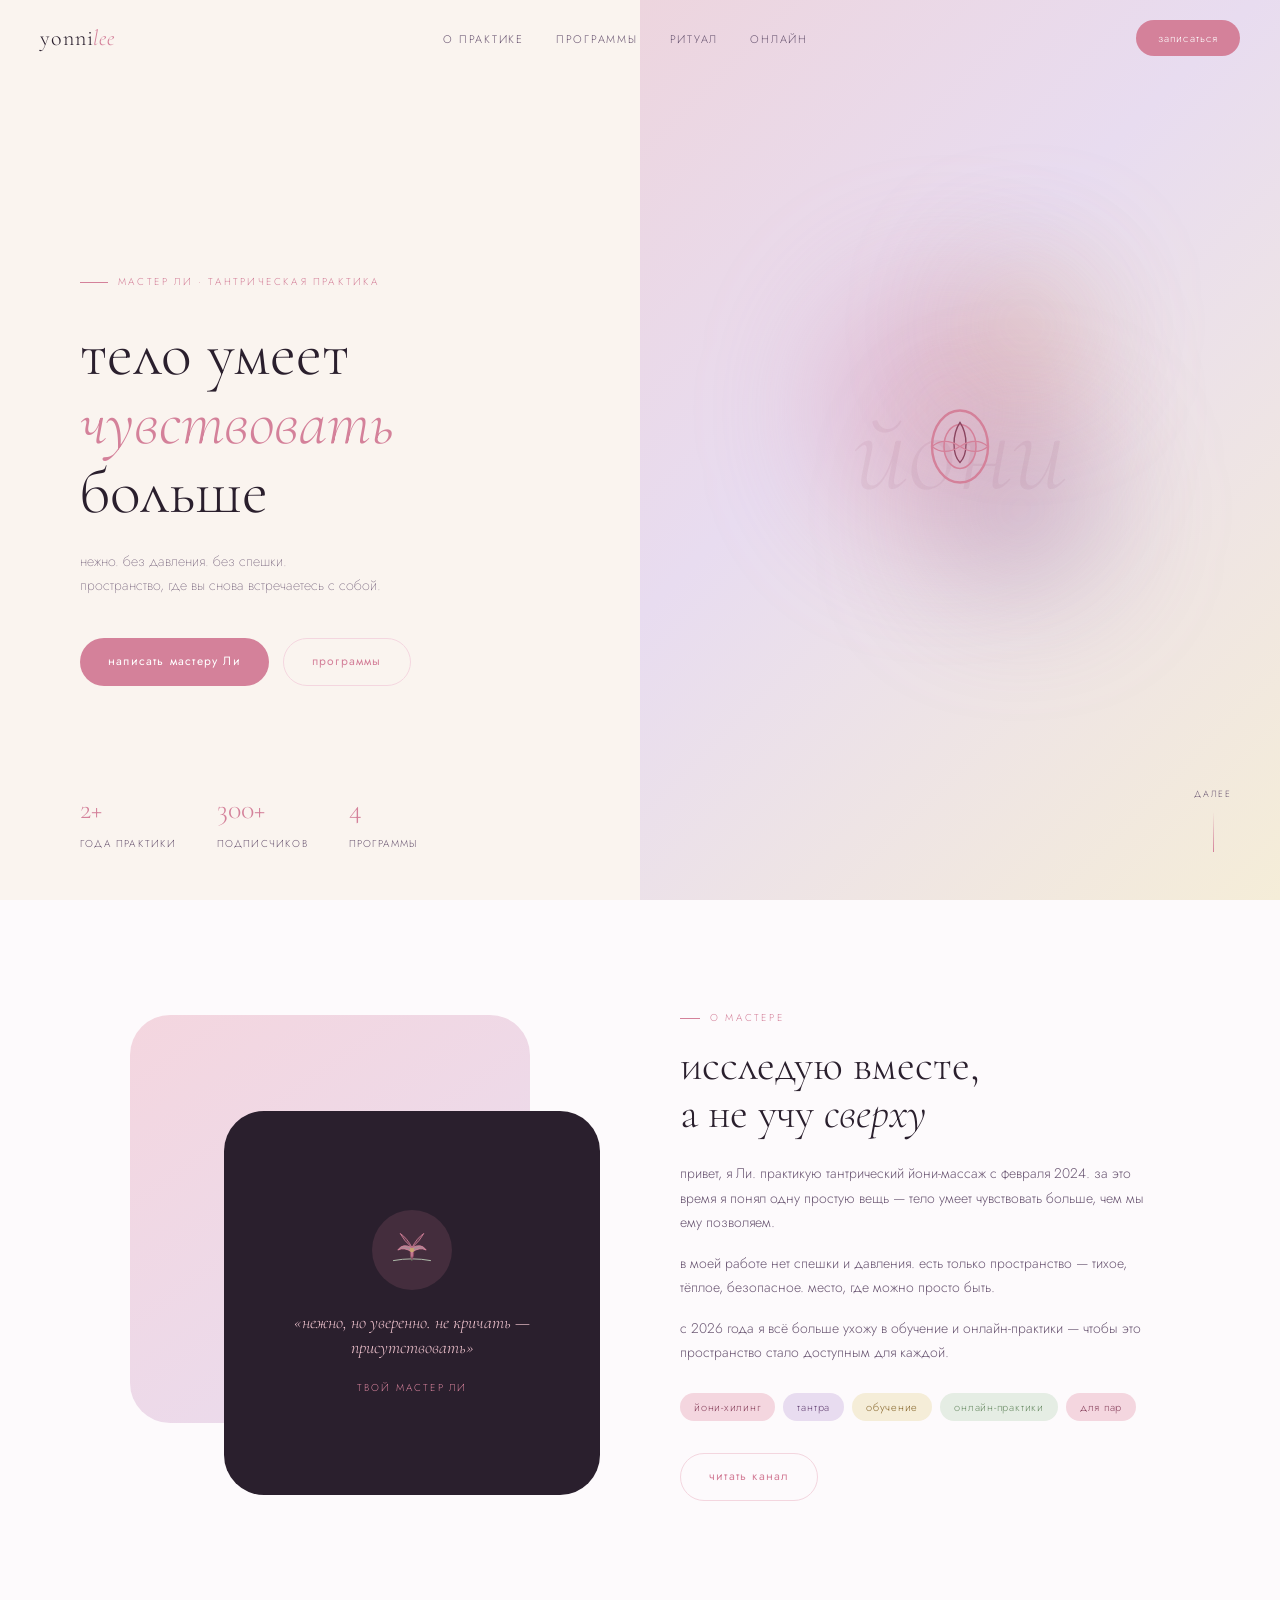
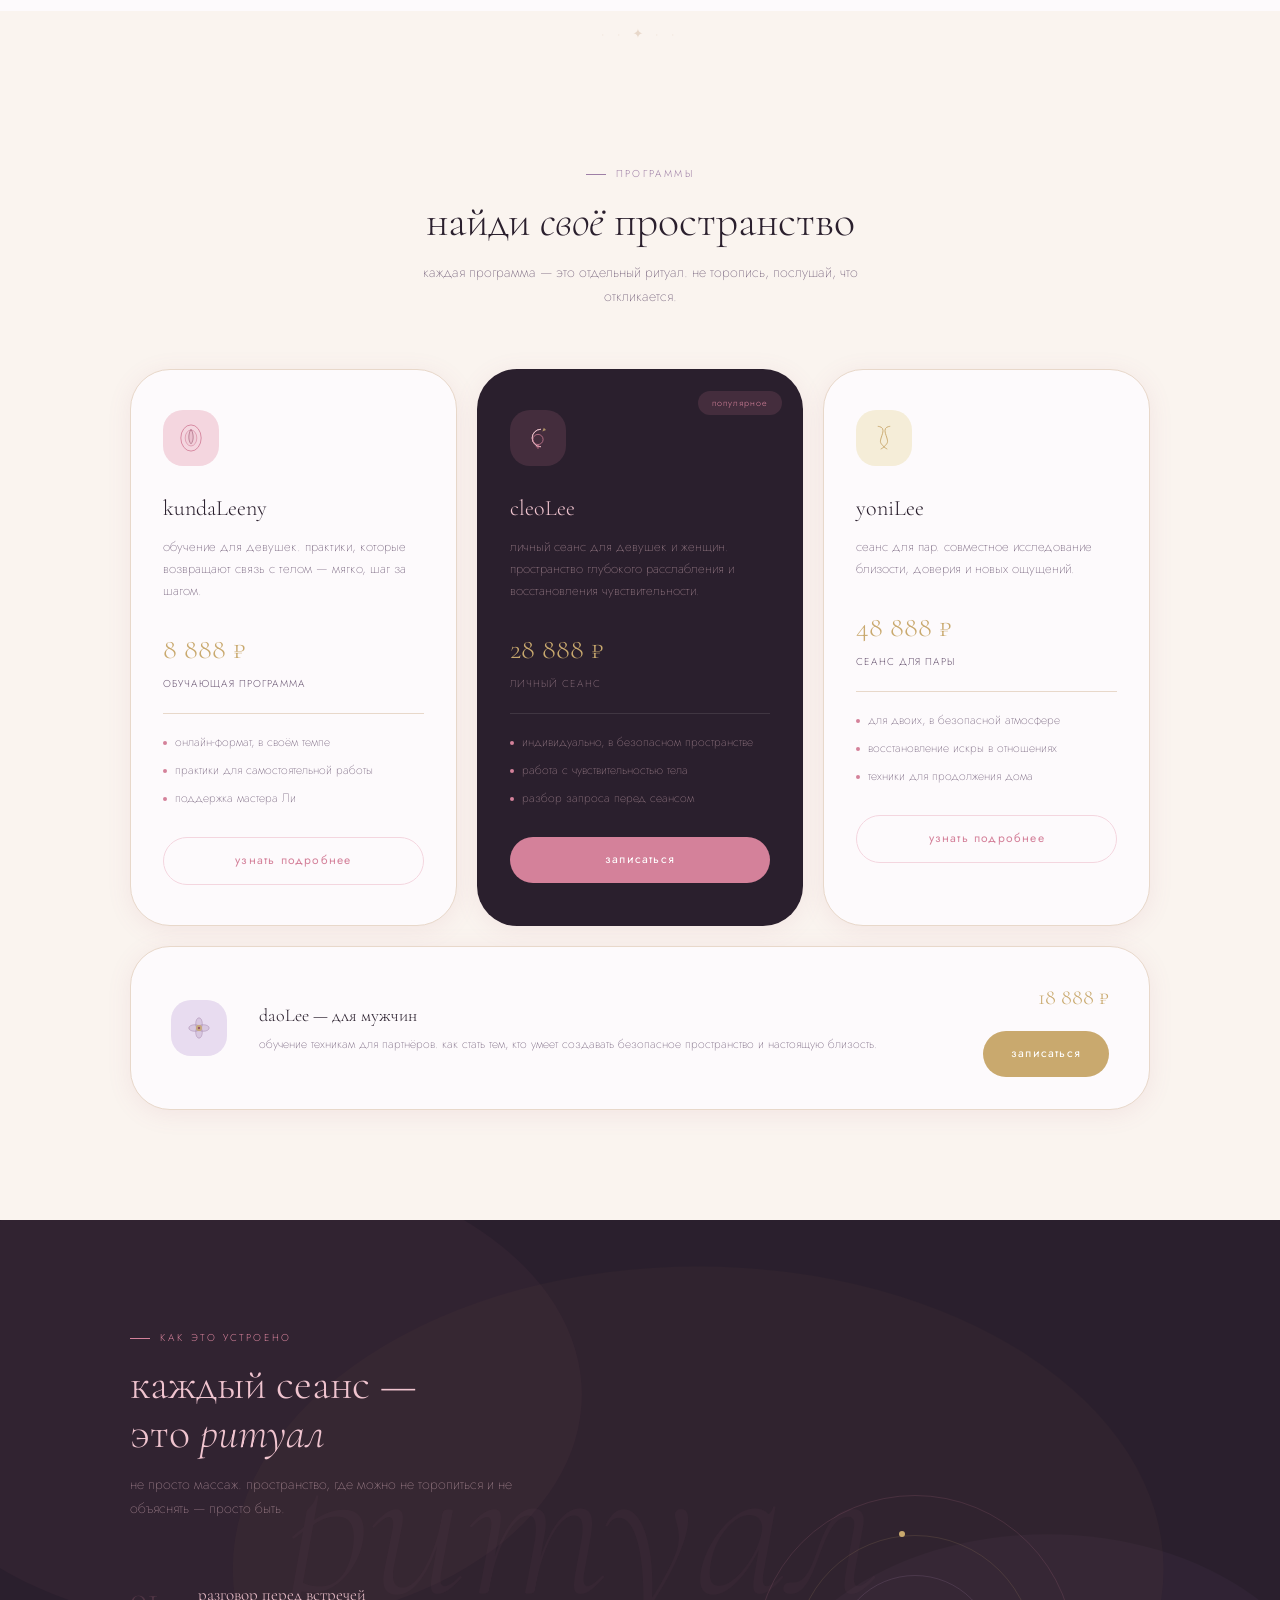
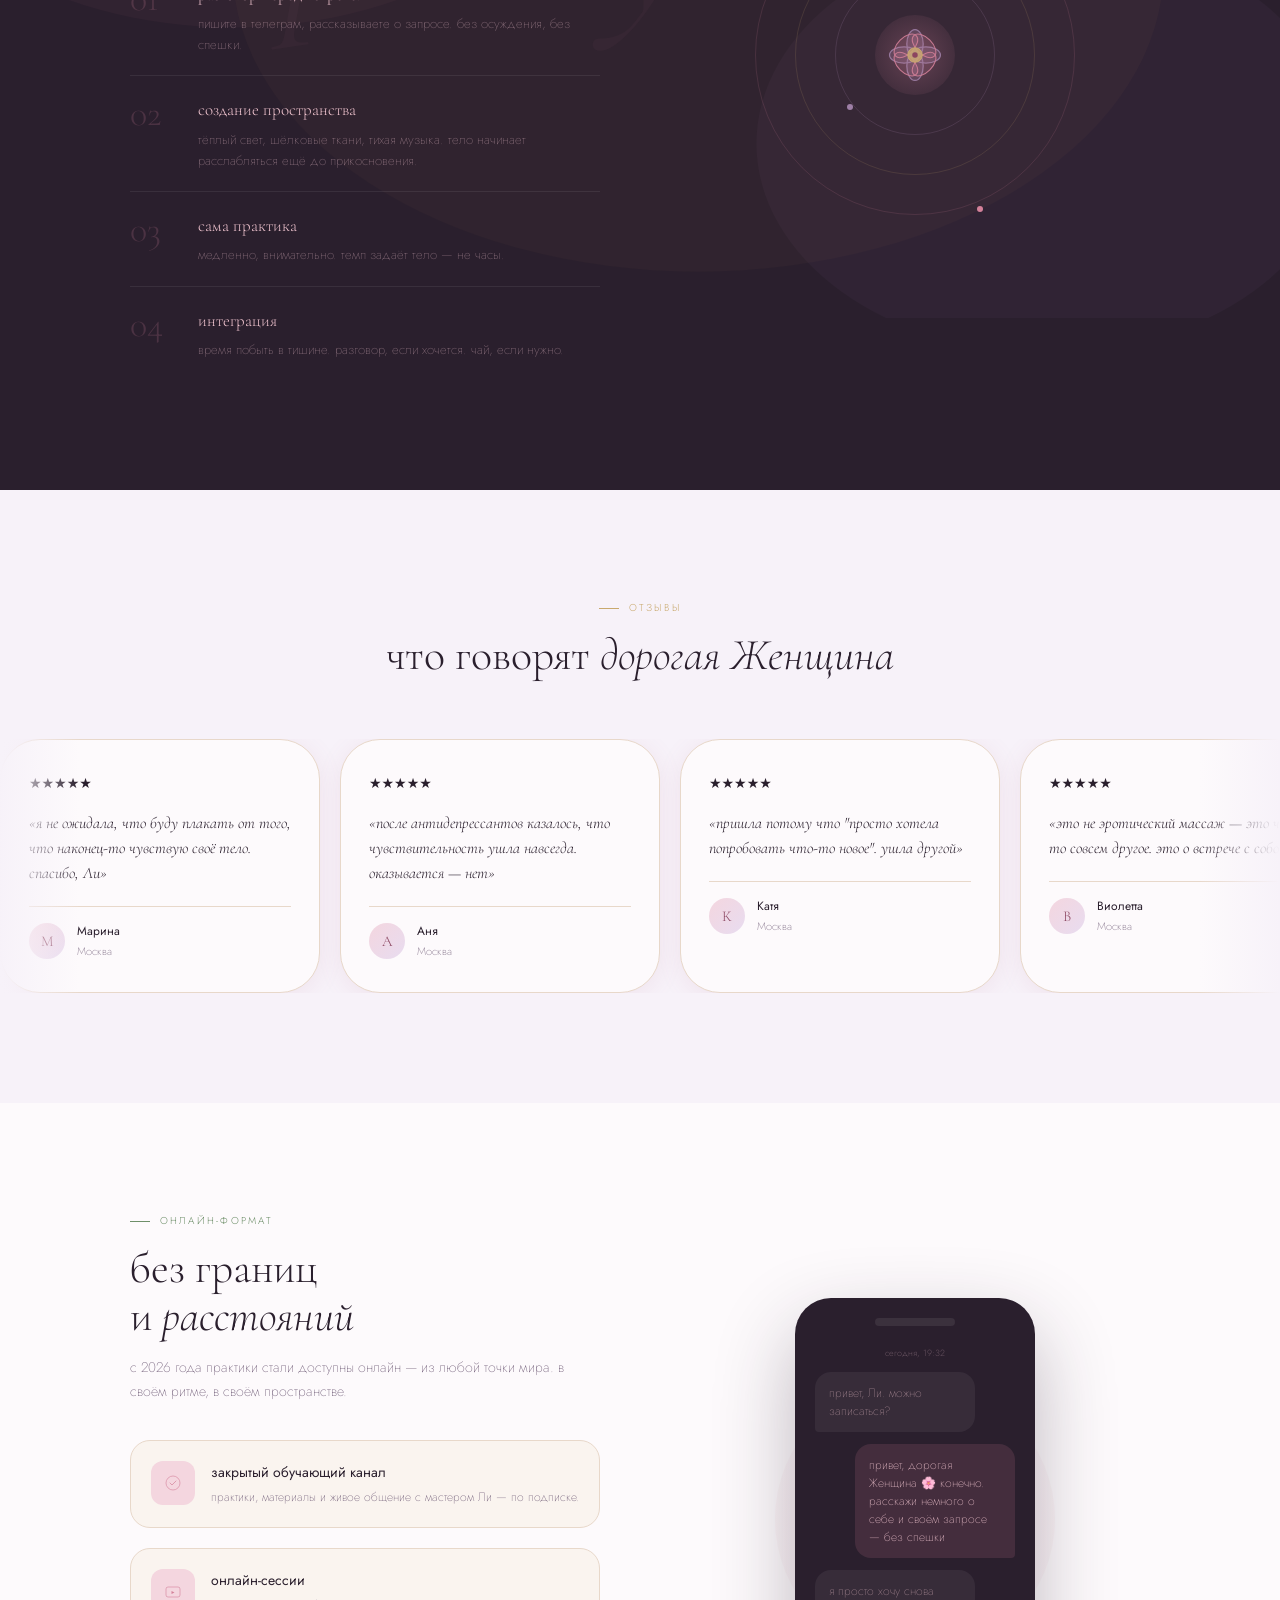
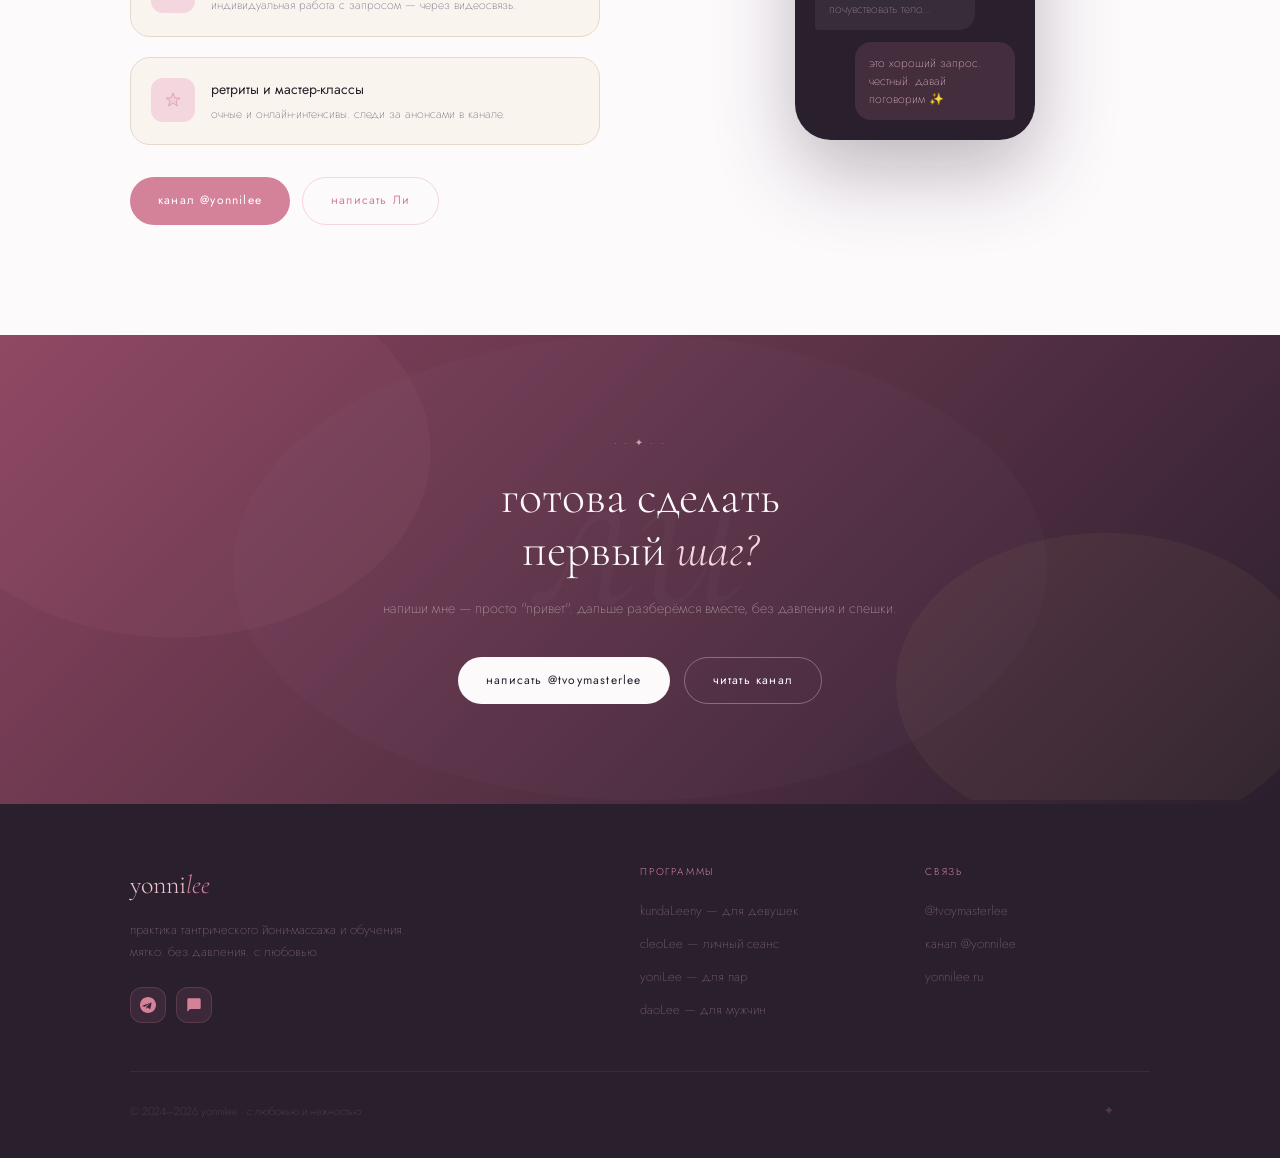
<file: yonnilee-landing.html>
<!DOCTYPE html>
<html lang="ru">
<head>
<meta charset="UTF-8">
<meta name="viewport" content="width=device-width, initial-scale=1.0">
<title>yonnilee — мастер Ли · тантрический йони-массаж</title>
<link href="https://fonts.googleapis.com/css2?family=Cormorant+Garamond:ital,wght@0,300;0,400;0,500;1,300;1,400&family=Jost:wght@200;300;400;500&display=swap" rel="stylesheet">
<style>
  :root {
    --rose:     #D4819A;
    --rose-lt:  #F4D6DF;
    --rose-dk:  #8B4560;
    --blush:    #F0C4CF;
    --mauve:    #9E7FA6;
    --mauve-lt: #E8DCF0;
    --gold:     #C9A96E;
    --gold-lt:  #F5EDD8;
    --sage:     #B5C4B1;
    --sage-dk:  #6E8F69;
    --cream:    #FAF4EF;
    --sand:     #E8D8CA;
    --mist:     #F7F2F9;
    --white:    #FDFAFC;
    --ink:      #2A1F2D;
    --ink-md:   #6B5773;
    --font-display: 'Cormorant Garamond', Georgia, serif;
    --font-body: 'Jost', system-ui, sans-serif;
    --r-xs:   4px;
    --r-s:    12px;
    --r-m:    20px;
    --r-l:    40px;
    --r-pill: 100px;
    --shadow:       0 4px 24px rgba(180,100,130,0.10);
    --shadow-hover: 0 8px 40px rgba(180,100,130,0.18);
  }

  *, *::before, *::after { box-sizing: border-box; margin: 0; padding: 0; }

  html { scroll-behavior: smooth; }

  body {
    font-family: var(--font-body);
    background: var(--cream);
    color: var(--ink);
    overflow-x: hidden;
    font-weight: 300;
    font-size: 14px;
    line-height: 1.65;
  }

  /* ── SCROLLBAR ── */
  ::-webkit-scrollbar { width: 4px; }
  ::-webkit-scrollbar-track { background: var(--cream); }
  ::-webkit-scrollbar-thumb { background: var(--rose-lt); border-radius: 4px; }

  /* ── NAV ── */
  nav {
    position: fixed;
    top: 0; left: 0; right: 0;
    z-index: 100;
    padding: 20px 40px;
    display: flex;
    align-items: center;
    justify-content: space-between;
    transition: all 0.5s cubic-bezier(0.16,1,0.3,1);
  }
  nav.scrolled {
    background: rgba(250,244,239,0.92);
    backdrop-filter: blur(16px);
    padding: 14px 40px;
    box-shadow: 0 1px 0 rgba(212,129,154,0.12);
  }
  .nav-logo {
    font-family: var(--font-display);
    font-size: 22px;
    font-weight: 300;
    color: var(--ink);
    text-decoration: none;
    letter-spacing: 0.04em;
  }
  .nav-logo span { color: var(--rose); font-style: italic; }
  .nav-links {
    display: flex;
    gap: 32px;
    list-style: none;
  }
  .nav-links a {
    font-size: 11px;
    letter-spacing: 0.16em;
    text-transform: uppercase;
    color: var(--ink-md);
    text-decoration: none;
    transition: color 0.25s;
  }
  .nav-links a:hover { color: var(--rose); }
  .nav-cta {
    display: inline-flex;
    align-items: center;
    padding: 9px 22px;
    border-radius: var(--r-pill);
    background: var(--rose);
    color: #fff;
    font-size: 11px;
    letter-spacing: 0.1em;
    text-decoration: none;
    transition: all 0.35s cubic-bezier(0.34,1.56,0.64,1);
  }
  .nav-cta:hover { background: var(--rose-dk); transform: translateY(-1px); box-shadow: var(--shadow); }

  .burger {
    display: none;
    flex-direction: column;
    gap: 5px;
    cursor: pointer;
    padding: 4px;
  }
  .burger span {
    display: block;
    width: 24px;
    height: 1px;
    background: var(--ink);
    transition: all 0.3s;
    border-radius: 2px;
  }
  .mobile-menu {
    display: none;
    position: fixed;
    inset: 0;
    background: var(--cream);
    z-index: 99;
    flex-direction: column;
    align-items: center;
    justify-content: center;
    gap: 32px;
  }
  .mobile-menu.open { display: flex; }
  .mobile-menu a {
    font-family: var(--font-display);
    font-size: 32px;
    font-weight: 300;
    color: var(--ink);
    text-decoration: none;
    transition: color 0.25s;
  }
  .mobile-menu a:hover { color: var(--rose); }

  /* ── HERO ── */
  .hero {
    min-height: 100vh;
    display: grid;
    grid-template-columns: 1fr 1fr;
    position: relative;
    overflow: hidden;
  }
  .hero-left {
    display: flex;
    flex-direction: column;
    justify-content: center;
    padding: 140px 60px 80px 80px;
    position: relative;
    z-index: 2;
  }
  .hero-eyebrow {
    font-size: 10px;
    letter-spacing: 0.22em;
    text-transform: uppercase;
    color: var(--rose);
    margin-bottom: 28px;
    display: flex;
    align-items: center;
    gap: 10px;
    opacity: 0;
    animation: fadeUp 0.8s 0.2s forwards;
  }
  .hero-eyebrow::before {
    content: '';
    display: block;
    width: 28px;
    height: 0.5px;
    background: var(--rose);
  }
  .hero-title {
    font-family: var(--font-display);
    font-size: clamp(42px, 5vw, 64px);
    font-weight: 300;
    line-height: 1.08;
    color: var(--ink);
    margin-bottom: 24px;
    opacity: 0;
    animation: fadeUp 0.8s 0.35s forwards;
  }
  .hero-title em {
    font-style: italic;
    color: var(--rose);
  }
  .hero-sub {
    font-size: 14px;
    font-weight: 200;
    color: var(--ink-md);
    line-height: 1.7;
    max-width: 360px;
    margin-bottom: 40px;
    opacity: 0;
    animation: fadeUp 0.8s 0.5s forwards;
  }
  .hero-actions {
    display: flex;
    gap: 14px;
    flex-wrap: wrap;
    opacity: 0;
    animation: fadeUp 0.8s 0.65s forwards;
  }
  .btn {
    display: inline-flex;
    align-items: center;
    gap: 8px;
    padding: 13px 28px;
    border-radius: var(--r-pill);
    font-family: var(--font-body);
    font-size: 12px;
    font-weight: 400;
    letter-spacing: 0.1em;
    cursor: pointer;
    border: none;
    transition: all 0.35s cubic-bezier(0.34,1.56,0.64,1);
    text-decoration: none;
  }
  .btn-primary { background: var(--rose); color: #fff; }
  .btn-primary:hover { background: var(--rose-dk); transform: translateY(-2px); box-shadow: var(--shadow); }
  .btn-secondary { background: transparent; color: var(--rose); border: 1px solid var(--rose-lt); }
  .btn-secondary:hover { border-color: var(--rose); background: var(--rose-lt); transform: translateY(-2px); }
  .btn-gold { background: var(--gold); color: #fff; }
  .btn-gold:hover { background: #b08a52; transform: translateY(-2px); box-shadow: var(--shadow); }

  .hero-right {
    position: relative;
    overflow: hidden;
  }
  .hero-visual {
    position: absolute;
    inset: 0;
    background: linear-gradient(135deg, #EDD5DE 0%, #E8DCF0 40%, #F5EDD8 100%);
  }
  .hero-float {
    position: absolute;
    inset: 0;
    display: flex;
    align-items: center;
    justify-content: center;
  }
  .hero-orb-wrap {
    position: relative;
    width: 340px;
    height: 420px;
  }
  .orb {
    position: absolute;
    border-radius: 50%;
    filter: blur(60px);
    animation: float 6s ease-in-out infinite;
  }
  .orb-1 {
    width: 260px; height: 260px;
    background: rgba(212,129,154,0.35);
    top: 40px; left: 30px;
    animation-delay: 0s;
  }
  .orb-2 {
    width: 180px; height: 180px;
    background: rgba(158,127,166,0.30);
    bottom: 60px; right: 20px;
    animation-delay: 2s;
  }
  .orb-3 {
    width: 130px; height: 130px;
    background: rgba(201,169,110,0.25);
    top: 20px; right: 40px;
    animation-delay: 4s;
  }
  .hero-icon-center {
    position: absolute;
    top: 50%; left: 50%;
    transform: translate(-50%,-50%);
    z-index: 2;
    animation: pulseGlow 4s ease-in-out infinite;
  }
  .hero-bg-text {
    position: absolute;
    top: 50%; left: 50%;
    transform: translate(-50%,-50%);
    font-family: var(--font-display);
    font-size: 120px;
    font-weight: 300;
    font-style: italic;
    color: rgba(139,69,96,0.08);
    white-space: nowrap;
    pointer-events: none;
    user-select: none;
    z-index: 1;
  }
  .hero-stats {
    position: absolute;
    bottom: 48px;
    left: 80px;
    display: flex;
    gap: 40px;
    opacity: 0;
    animation: fadeUp 0.8s 0.9s forwards;
  }
  .stat-item { display: flex; flex-direction: column; gap: 3px; }
  .stat-num {
    font-family: var(--font-display);
    font-size: 28px;
    font-weight: 300;
    color: var(--rose);
  }
  .stat-label {
    font-size: 10px;
    letter-spacing: 0.12em;
    text-transform: uppercase;
    color: var(--ink-md);
  }
  .scroll-hint {
    position: absolute;
    bottom: 48px;
    right: 48px;
    display: flex;
    flex-direction: column;
    align-items: center;
    gap: 10px;
    font-size: 9px;
    letter-spacing: 0.2em;
    text-transform: uppercase;
    color: var(--ink-md);
    opacity: 0;
    animation: fadeIn 1s 1.2s forwards;
  }
  .scroll-arrow {
    width: 1px;
    height: 40px;
    background: linear-gradient(to bottom, transparent, var(--rose));
    animation: scrollPulse 2s ease-in-out infinite;
  }

  /* ── SECTION BASE ── */
  section { position: relative; }
  .container {
    max-width: 1100px;
    margin: 0 auto;
    padding: 0 40px;
  }
  .section-eyebrow {
    font-size: 10px;
    letter-spacing: 0.22em;
    text-transform: uppercase;
    margin-bottom: 14px;
    display: flex;
    align-items: center;
    gap: 10px;
  }
  .section-eyebrow::before {
    content: '';
    display: block;
    width: 20px;
    height: 0.5px;
  }
  .section-title {
    font-family: var(--font-display);
    font-size: clamp(30px, 4vw, 44px);
    font-weight: 300;
    line-height: 1.1;
  }
  .section-title em { font-style: italic; }
  .section-sub {
    font-size: 14px;
    font-weight: 200;
    color: var(--ink-md);
    line-height: 1.7;
    margin-top: 16px;
    max-width: 480px;
  }

  /* ── DIVIDER ── */
  .divider {
    text-align: center;
    font-size: 13px;
    color: var(--sand);
    letter-spacing: 0.3em;
    padding: 12px 0;
  }

  /* ── ABOUT ── */
  .about-section {
    padding: 110px 0;
    background: var(--white);
  }
  .about-grid {
    display: grid;
    grid-template-columns: 1fr 1fr;
    gap: 80px;
    align-items: center;
  }
  .about-visual {
    position: relative;
    height: 480px;
  }
  .about-bg-card {
    position: absolute;
    border-radius: var(--r-l);
    background: linear-gradient(145deg, var(--rose-lt), var(--mauve-lt));
    top: 0; left: 0;
    width: 85%;
    height: 85%;
  }
  .about-main-card {
    position: absolute;
    bottom: 0; right: 0;
    width: 80%;
    height: 80%;
    background: var(--ink);
    border-radius: var(--r-l);
    display: flex;
    flex-direction: column;
    align-items: center;
    justify-content: center;
    gap: 20px;
    padding: 40px;
  }
  .about-icon-wrap {
    width: 80px; height: 80px;
    background: rgba(212,129,154,0.15);
    border-radius: 50%;
    display: flex;
    align-items: center;
    justify-content: center;
    animation: pulseGlow 4s ease-in-out infinite;
  }
  .about-quote {
    font-family: var(--font-display);
    font-size: 18px;
    font-weight: 300;
    font-style: italic;
    color: var(--blush);
    text-align: center;
    line-height: 1.4;
  }
  .about-sig {
    font-size: 10px;
    letter-spacing: 0.18em;
    text-transform: uppercase;
    color: var(--rose);
  }
  .about-content .section-eyebrow { color: var(--rose); }
  .about-content .section-eyebrow::before { background: var(--rose); }
  .about-text {
    font-size: 14px;
    font-weight: 300;
    color: var(--ink-md);
    line-height: 1.75;
    margin-top: 24px;
  }
  .about-text p + p { margin-top: 16px; }
  .about-tags {
    display: flex;
    flex-wrap: wrap;
    gap: 8px;
    margin-top: 28px;
  }
  .tag {
    display: inline-flex;
    align-items: center;
    gap: 5px;
    padding: 5px 14px;
    border-radius: var(--r-pill);
    font-size: 11px;
    font-weight: 300;
    letter-spacing: 0.07em;
  }
  .tag-rose  { background: var(--rose-lt);  color: var(--rose-dk); }
  .tag-mauve { background: var(--mauve-lt); color: #6B4A7A; }
  .tag-gold  { background: var(--gold-lt);  color: #8A6A30; }
  .tag-sage  { background: #E5EDE4;         color: var(--sage-dk); }

  /* ── SERVICES ── */
  .services-section {
    padding: 110px 0;
    background: var(--cream);
    overflow: hidden;
  }
  .services-header {
    text-align: center;
    margin-bottom: 60px;
  }
  .services-header .section-eyebrow { justify-content: center; color: var(--mauve); }
  .services-header .section-eyebrow::before { background: var(--mauve); }
  .services-header .section-sub { margin: 16px auto 0; text-align: center; }
  .services-grid {
    display: grid;
    grid-template-columns: repeat(3, 1fr);
    gap: 20px;
  }
  .service-card {
    background: var(--white);
    border-radius: var(--r-l);
    padding: 40px 32px;
    border: 0.5px solid var(--sand);
    box-shadow: var(--shadow);
    transition: all 0.5s cubic-bezier(0.16,1,0.3,1);
    position: relative;
    overflow: hidden;
    cursor: default;
  }
  .service-card::before {
    content: '';
    position: absolute;
    top: 0; left: 0; right: 0;
    height: 3px;
    background: linear-gradient(90deg, transparent, var(--rose), transparent);
    opacity: 0;
    transition: opacity 0.4s;
  }
  .service-card:hover {
    box-shadow: var(--shadow-hover);
    transform: translateY(-6px);
  }
  .service-card:hover::before { opacity: 1; }
  .service-card.featured {
    background: var(--ink);
    border-color: transparent;
  }
  .service-icon-wrap {
    width: 56px; height: 56px;
    border-radius: var(--r-m);
    display: flex;
    align-items: center;
    justify-content: center;
    margin-bottom: 24px;
  }
  .service-name {
    font-family: var(--font-display);
    font-size: 22px;
    font-weight: 300;
    margin-bottom: 10px;
    color: var(--ink);
  }
  .service-card.featured .service-name { color: var(--blush); }
  .service-desc {
    font-size: 13px;
    font-weight: 200;
    color: var(--ink-md);
    line-height: 1.7;
    margin-bottom: 24px;
  }
  .service-card.featured .service-desc { color: rgba(240,196,207,0.6); }
  .service-price {
    font-family: var(--font-display);
    font-size: 28px;
    font-weight: 300;
    color: var(--gold);
    margin-bottom: 4px;
  }
  .service-price-note {
    font-size: 10px;
    letter-spacing: 0.1em;
    text-transform: uppercase;
    color: var(--ink-md);
  }
  .service-card.featured .service-price-note { color: rgba(240,196,207,0.4); }
  .service-divider {
    height: 0.5px;
    background: var(--sand);
    margin: 20px 0;
  }
  .service-card.featured .service-divider { background: rgba(255,255,255,0.1); }
  .service-features {
    list-style: none;
    display: flex;
    flex-direction: column;
    gap: 8px;
    margin-bottom: 28px;
  }
  .service-features li {
    font-size: 12px;
    font-weight: 200;
    color: var(--ink-md);
    display: flex;
    align-items: center;
    gap: 8px;
  }
  .service-card.featured .service-features li { color: rgba(240,196,207,0.6); }
  .service-features li::before {
    content: '';
    display: block;
    width: 4px; height: 4px;
    border-radius: 50%;
    background: var(--rose);
    flex-shrink: 0;
  }

  /* ── RITUAL ── */
  .ritual-section {
    padding: 110px 0;
    background: var(--ink);
    overflow: hidden;
  }
  .ritual-bg {
    position: absolute;
    inset: 0;
    pointer-events: none;
  }
  .ritual-content {
    position: relative;
    z-index: 2;
    display: grid;
    grid-template-columns: 1fr 1fr;
    gap: 80px;
    align-items: center;
  }
  .ritual-text .section-eyebrow { color: var(--rose); }
  .ritual-text .section-eyebrow::before { background: var(--rose); }
  .ritual-text .section-title { color: var(--blush); }
  .ritual-text .section-sub { color: rgba(240,196,207,0.6); max-width: 420px; }
  .ritual-steps {
    display: flex;
    flex-direction: column;
    gap: 0;
    margin-top: 40px;
  }
  .ritual-step {
    display: flex;
    gap: 20px;
    padding: 20px 0;
    border-bottom: 0.5px solid rgba(255,255,255,0.07);
    position: relative;
    transition: all 0.3s;
  }
  .ritual-step:last-child { border-bottom: none; }
  .ritual-step-num {
    font-family: var(--font-display);
    font-size: 36px;
    font-weight: 300;
    color: rgba(212,129,154,0.2);
    line-height: 1;
    flex-shrink: 0;
    width: 48px;
    transition: color 0.3s;
  }
  .ritual-step:hover .ritual-step-num { color: var(--rose); }
  .ritual-step-body { flex: 1; }
  .ritual-step-title {
    font-family: var(--font-display);
    font-size: 17px;
    font-weight: 300;
    color: var(--blush);
    margin-bottom: 4px;
  }
  .ritual-step-text {
    font-size: 13px;
    font-weight: 200;
    color: rgba(240,196,207,0.5);
    line-height: 1.65;
  }
  .ritual-visual {
    display: flex;
    align-items: center;
    justify-content: center;
    position: relative;
    height: 460px;
  }
  .ritual-orb-ring {
    position: absolute;
    border-radius: 50%;
    border: 0.5px solid rgba(212,129,154,0.15);
    animation: spin 20s linear infinite;
  }
  .ritual-orb-ring-1 { width: 320px; height: 320px; animation-duration: 20s; }
  .ritual-orb-ring-2 { width: 240px; height: 240px; animation-duration: 14s; animation-direction: reverse; border-color: rgba(201,169,110,0.15); }
  .ritual-orb-ring-3 { width: 160px; height: 160px; animation-duration: 9s; border-color: rgba(158,127,166,0.2); }
  .ritual-center-glow {
    position: absolute;
    width: 80px; height: 80px;
    border-radius: 50%;
    background: radial-gradient(circle, rgba(212,129,154,0.3), transparent);
    animation: pulseGlow 3s ease-in-out infinite;
  }
  .ritual-dot {
    position: absolute;
    width: 6px; height: 6px;
    border-radius: 50%;
    background: var(--rose);
  }

  /* ── TESTIMONIALS ── */
  .testimonials-section {
    padding: 110px 0;
    background: var(--mist);
    overflow: hidden;
  }
  .testimonials-header {
    text-align: center;
    margin-bottom: 60px;
  }
  .testimonials-header .section-eyebrow { justify-content: center; color: var(--gold); }
  .testimonials-header .section-eyebrow::before { background: var(--gold); }
  .testimonials-track-wrap { overflow: hidden; position: relative; }
  .testimonials-track-wrap::before,
  .testimonials-track-wrap::after {
    content: '';
    position: absolute;
    top: 0; bottom: 0;
    width: 80px;
    z-index: 2;
    pointer-events: none;
  }
  .testimonials-track-wrap::before { left: 0; background: linear-gradient(to right, var(--mist), transparent); }
  .testimonials-track-wrap::after { right: 0; background: linear-gradient(to left, var(--mist), transparent); }
  .testimonials-track {
    display: flex;
    gap: 20px;
    animation: marquee 32s linear infinite;
    width: max-content;
  }
  .testimonials-track:hover { animation-play-state: paused; }
  .testi-card {
    width: 320px;
    flex-shrink: 0;
    background: var(--white);
    border-radius: var(--r-l);
    padding: 32px 28px;
    border: 0.5px solid var(--sand);
    box-shadow: var(--shadow);
    transition: transform 0.4s, box-shadow 0.4s;
  }
  .testi-card:hover { transform: translateY(-4px); box-shadow: var(--shadow-hover); }
  .testi-stars {
    display: flex;
    gap: 3px;
    margin-bottom: 16px;
  }
  .testi-star { color: var(--gold); font-size: 12px; }
  .testi-text {
    font-family: var(--font-display);
    font-size: 16px;
    font-weight: 300;
    font-style: italic;
    color: var(--ink);
    line-height: 1.55;
    margin-bottom: 20px;
  }
  .testi-divider { height: 0.5px; background: var(--sand); margin-bottom: 16px; }
  .testi-author {
    display: flex;
    align-items: center;
    gap: 12px;
  }
  .testi-avatar {
    width: 36px; height: 36px;
    border-radius: 50%;
    background: linear-gradient(135deg, var(--rose-lt), var(--mauve-lt));
    display: flex;
    align-items: center;
    justify-content: center;
    font-family: var(--font-display);
    font-size: 15px;
    color: var(--rose-dk);
    font-weight: 300;
  }
  .testi-name { font-size: 12px; font-weight: 400; color: var(--ink); }
  .testi-role { font-size: 11px; font-weight: 200; color: var(--ink-md); }

  /* ── ONLINE ── */
  .online-section {
    padding: 110px 0;
    background: var(--white);
  }
  .online-grid {
    display: grid;
    grid-template-columns: 1fr 1fr;
    gap: 80px;
    align-items: center;
  }
  .online-content .section-eyebrow { color: var(--sage-dk); }
  .online-content .section-eyebrow::before { background: var(--sage-dk); }
  .online-features {
    display: flex;
    flex-direction: column;
    gap: 20px;
    margin-top: 36px;
  }
  .online-feature {
    display: flex;
    gap: 16px;
    padding: 20px;
    border-radius: var(--r-m);
    background: var(--cream);
    border: 0.5px solid var(--sand);
    transition: all 0.35s cubic-bezier(0.34,1.56,0.64,1);
  }
  .online-feature:hover { transform: translateX(6px); box-shadow: var(--shadow); }
  .online-feature-icon {
    width: 44px; height: 44px;
    border-radius: var(--r-s);
    background: var(--rose-lt);
    display: flex;
    align-items: center;
    justify-content: center;
    flex-shrink: 0;
  }
  .online-feature-title { font-size: 14px; font-weight: 400; color: var(--ink); margin-bottom: 4px; }
  .online-feature-text { font-size: 12px; font-weight: 200; color: var(--ink-md); line-height: 1.6; }
  .online-visual {
    position: relative;
    height: 480px;
    display: flex;
    align-items: center;
    justify-content: center;
  }
  .online-phone {
    width: 240px;
    background: var(--ink);
    border-radius: 36px;
    padding: 20px;
    box-shadow: 0 32px 80px rgba(42,31,45,0.3);
    position: relative;
    z-index: 2;
    animation: float 5s ease-in-out infinite;
  }
  .phone-notch {
    width: 80px; height: 8px;
    background: rgba(255,255,255,0.08);
    border-radius: 4px;
    margin: 0 auto 20px;
  }
  .phone-content { display: flex; flex-direction: column; gap: 12px; }
  .phone-msg {
    padding: 12px 14px;
    border-radius: 16px 16px 4px 16px;
    background: rgba(212,129,154,0.15);
    font-size: 12px;
    font-weight: 200;
    color: var(--blush);
    line-height: 1.5;
    max-width: 80%;
    margin-left: auto;
  }
  .phone-msg.them {
    border-radius: 16px 16px 16px 4px;
    background: rgba(255,255,255,0.06);
    color: rgba(240,196,207,0.6);
    margin-left: 0;
  }
  .phone-time { font-size: 9px; color: rgba(240,196,207,0.3); text-align: center; }

  /* ── CTA BANNER ── */
  .cta-section {
    padding: 100px 0;
    background: linear-gradient(135deg, var(--rose-dk), var(--ink));
    overflow: hidden;
    position: relative;
  }
  .cta-bg-elements { position: absolute; inset: 0; pointer-events: none; }
  .cta-content {
    position: relative;
    z-index: 2;
    text-align: center;
    max-width: 600px;
    margin: 0 auto;
    padding: 0 40px;
  }
  .cta-eyebrow {
    font-size: 10px;
    letter-spacing: 0.22em;
    text-transform: uppercase;
    color: var(--rose-lt);
    margin-bottom: 20px;
    opacity: 0.7;
  }
  .cta-title {
    font-family: var(--font-display);
    font-size: clamp(32px, 4vw, 48px);
    font-weight: 300;
    color: var(--white);
    line-height: 1.1;
    margin-bottom: 20px;
  }
  .cta-title em { font-style: italic; color: var(--rose-lt); }
  .cta-sub {
    font-size: 14px;
    font-weight: 200;
    color: rgba(255,255,255,0.55);
    margin-bottom: 36px;
    line-height: 1.7;
  }
  .cta-actions { display: flex; gap: 14px; justify-content: center; flex-wrap: wrap; }
  .btn-light { background: var(--white); color: var(--ink); }
  .btn-light:hover { background: var(--cream); transform: translateY(-2px); box-shadow: 0 8px 32px rgba(0,0,0,0.2); }
  .btn-outline-light { background: transparent; color: var(--white); border: 1px solid rgba(255,255,255,0.3); }
  .btn-outline-light:hover { background: rgba(255,255,255,0.08); transform: translateY(-2px); }

  /* ── FOOTER ── */
  footer {
    background: var(--ink);
    padding: 60px 0 36px;
  }
  .footer-grid {
    display: grid;
    grid-template-columns: 2fr 1fr 1fr;
    gap: 60px;
    margin-bottom: 48px;
  }
  .footer-brand-name {
    font-family: var(--font-display);
    font-size: 26px;
    font-weight: 300;
    color: var(--blush);
    margin-bottom: 12px;
  }
  .footer-brand-name span { font-style: italic; color: var(--rose); }
  .footer-brand-text {
    font-size: 13px;
    font-weight: 200;
    color: rgba(240,196,207,0.45);
    line-height: 1.7;
    max-width: 300px;
  }
  .footer-social {
    display: flex;
    gap: 10px;
    margin-top: 24px;
  }
  .social-btn {
    width: 36px; height: 36px;
    border-radius: var(--r-s);
    background: rgba(212,129,154,0.1);
    border: 0.5px solid rgba(212,129,154,0.2);
    display: flex;
    align-items: center;
    justify-content: center;
    text-decoration: none;
    color: var(--rose);
    font-size: 14px;
    transition: all 0.35s cubic-bezier(0.34,1.56,0.64,1);
  }
  .social-btn:hover { background: var(--rose); color: #fff; transform: translateY(-3px); }
  .footer-col-title {
    font-size: 10px;
    letter-spacing: 0.18em;
    text-transform: uppercase;
    color: var(--rose);
    margin-bottom: 18px;
  }
  .footer-links { list-style: none; display: flex; flex-direction: column; gap: 10px; }
  .footer-links a {
    font-size: 13px;
    font-weight: 200;
    color: rgba(240,196,207,0.45);
    text-decoration: none;
    transition: color 0.25s;
  }
  .footer-links a:hover { color: var(--rose); }
  .footer-bottom {
    border-top: 0.5px solid rgba(255,255,255,0.06);
    padding-top: 28px;
    display: flex;
    align-items: center;
    justify-content: space-between;
    gap: 20px;
    flex-wrap: wrap;
  }
  .footer-copy {
    font-size: 11px;
    font-weight: 200;
    color: rgba(240,196,207,0.25);
  }
  .footer-ornament {
    font-size: 13px;
    color: rgba(212,129,154,0.25);
    letter-spacing: 0.3em;
  }

  /* ── ANIMATIONS ── */
  @keyframes fadeUp {
    from { opacity: 0; transform: translateY(22px); }
    to   { opacity: 1; transform: translateY(0); }
  }
  @keyframes fadeIn {
    from { opacity: 0; }
    to   { opacity: 1; }
  }
  @keyframes float {
    0%, 100% { transform: translateY(0px); }
    50% { transform: translateY(-14px); }
  }
  @keyframes pulseGlow {
    0%, 100% { opacity: 0.8; transform: scale(1); }
    50% { opacity: 1; transform: scale(1.06); }
  }
  @keyframes spin {
    from { transform: rotate(0deg); }
    to { transform: rotate(360deg); }
  }
  @keyframes scrollPulse {
    0%, 100% { opacity: 0.3; transform: scaleY(1); }
    50% { opacity: 1; transform: scaleY(1.15); }
  }
  @keyframes marquee {
    from { transform: translateX(0); }
    to { transform: translateX(-50%); }
  }

  /* ── SCROLL REVEAL ── */
  .reveal {
    opacity: 0;
    transform: translateY(28px);
    transition: opacity 0.7s cubic-bezier(0.16,1,0.3,1), transform 0.7s cubic-bezier(0.16,1,0.3,1);
  }
  .reveal.visible { opacity: 1; transform: translateY(0); }
  .reveal-delay-1 { transition-delay: 0.1s; }
  .reveal-delay-2 { transition-delay: 0.2s; }
  .reveal-delay-3 { transition-delay: 0.3s; }
  .reveal-delay-4 { transition-delay: 0.4s; }

  /* ── RESPONSIVE ── */
  @media (max-width: 900px) {
    .hero { grid-template-columns: 1fr; min-height: auto; }
    .hero-left { padding: 120px 32px 60px; }
    .hero-right { height: 300px; }
    .hero-stats { left: 32px; bottom: 24px; gap: 28px; }
    .scroll-hint { display: none; }
    nav { padding: 16px 24px; }
    nav.scrolled { padding: 12px 24px; }
    .nav-links { display: none; }
    .nav-cta { display: none; }
    .burger { display: flex; }
    .about-grid,
    .ritual-content,
    .online-grid { grid-template-columns: 1fr; gap: 48px; }
    .about-visual { height: 280px; }
    .ritual-visual { height: 240px; }
    .online-visual { height: 320px; }
    .services-grid { grid-template-columns: 1fr; }
    .footer-grid { grid-template-columns: 1fr; gap: 36px; }
    .footer-bottom { flex-direction: column; text-align: center; }
    .container { padding: 0 24px; }
    .hero-bg-text { font-size: 70px; }
  }
  @media (max-width: 600px) {
    .services-grid { grid-template-columns: 1fr; }
    .hero-stats { flex-direction: column; gap: 16px; }
    .cta-content { padding: 0 24px; }
  }
</style>
</head>
<body>

<!-- NAV -->
<nav id="navbar">
  <a href="#" class="nav-logo">yonni<span>lee</span></a>
  <ul class="nav-links">
    <li><a href="#about">о практике</a></li>
    <li><a href="#services">программы</a></li>
    <li><a href="#ritual">ритуал</a></li>
    <li><a href="#online">онлайн</a></li>
  </ul>
  <a href="https://t.me/tvoymasterlee" target="_blank" class="nav-cta">записаться</a>
  <div class="burger" id="burger" onclick="toggleMenu()">
    <span></span><span></span><span></span>
  </div>
</nav>

<!-- MOBILE MENU -->
<div class="mobile-menu" id="mobileMenu">
  <a href="#about" onclick="toggleMenu()">о практике</a>
  <a href="#services" onclick="toggleMenu()">программы</a>
  <a href="#ritual" onclick="toggleMenu()">ритуал</a>
  <a href="#online" onclick="toggleMenu()">онлайн</a>
  <a href="https://t.me/tvoymasterlee" target="_blank" onclick="toggleMenu()" style="color:var(--rose)">@tvoymasterlee</a>
</div>

<!-- HERO -->
<section class="hero">
  <div class="hero-left">
    <div class="hero-eyebrow">мастер Ли · тантрическая практика</div>
    <h1 class="hero-title">
      тело умеет<br><em>чувствовать</em><br>больше
    </h1>
    <p class="hero-sub">
      нежно. без давления. без спешки.<br>
      пространство, где вы снова встречаетесь с собой.
    </p>
    <div class="hero-actions">
      <a href="https://t.me/tvoymasterlee" target="_blank" class="btn btn-primary">написать мастеру Ли</a>
      <a href="#services" class="btn btn-secondary">программы</a>
    </div>
  </div>

  <div class="hero-right">
    <div class="hero-visual"></div>
    <div class="hero-float">
      <div class="hero-orb-wrap">
        <div class="orb orb-1"></div>
        <div class="orb orb-2"></div>
        <div class="orb orb-3"></div>
        <div class="hero-bg-text">йони</div>
        <div class="hero-icon-center">
          <!-- Yoni icon -->
          <svg width="88" height="88" viewBox="0 0 44 44" fill="none">
            <ellipse cx="22" cy="22" rx="14" ry="18" stroke="#D4819A" stroke-width="1.2" fill="none"/>
            <ellipse cx="22" cy="22" rx="8" ry="11" stroke="#D4819A" stroke-width="0.8" fill="rgba(212,129,154,0.08)"/>
            <path d="M22 10 C26 16 26 26 22 30 C18 26 18 16 22 10Z" fill="rgba(212,129,154,0.18)" stroke="#8B4560" stroke-width="0.7"/>
            <path d="M8 22 Q14 17 22 22 Q14 27 8 22Z" fill="rgba(212,129,154,0.12)" stroke="#D4819A" stroke-width="0.6"/>
            <path d="M36 22 Q30 17 22 22 Q30 27 36 22Z" fill="rgba(212,129,154,0.12)" stroke="#D4819A" stroke-width="0.6"/>
          </svg>
        </div>
      </div>
    </div>
  </div>

  <div class="hero-stats">
    <div class="stat-item">
      <span class="stat-num">2+</span>
      <span class="stat-label">года практики</span>
    </div>
    <div class="stat-item">
      <span class="stat-num">300+</span>
      <span class="stat-label">подписчиков</span>
    </div>
    <div class="stat-item">
      <span class="stat-num">4</span>
      <span class="stat-label">программы</span>
    </div>
  </div>

  <div class="scroll-hint">
    <span>далее</span>
    <div class="scroll-arrow"></div>
  </div>
</section>

<!-- ABOUT -->
<section class="about-section" id="about">
  <div class="container">
    <div class="about-grid">
      <div class="about-visual reveal">
        <div class="about-bg-card"></div>
        <div class="about-main-card">
          <div class="about-icon-wrap">
            <!-- Lotus icon -->
            <svg width="52" height="52" viewBox="0 0 44 44" fill="none">
              <path d="M6 31 Q22 28 38 31" stroke="#B5C4B1" stroke-width="0.8" fill="none"/>
              <path d="M22 31 Q20 26 22 20" stroke="#6E8F69" stroke-width="0.9" fill="none"/>
              <path d="M22 20 Q15 14 12 8 Q18 12 22 20Z" fill="rgba(212,129,154,0.18)" stroke="#D4819A" stroke-width="0.7"/>
              <path d="M22 20 Q29 14 32 8 Q26 12 22 20Z" fill="rgba(212,129,154,0.18)" stroke="#D4819A" stroke-width="0.7"/>
              <path d="M22 20 Q14 16 10 22 Q16 19 22 24Z" fill="rgba(240,196,207,0.6)" stroke="#D4819A" stroke-width="0.8"/>
              <path d="M22 20 Q30 16 34 22 Q28 19 22 24Z" fill="rgba(240,196,207,0.6)" stroke="#D4819A" stroke-width="0.8"/>
              <path d="M22 20 Q19 24 22 30 Q25 24 22 20Z" fill="rgba(212,129,154,0.85)" stroke="#8B4560" stroke-width="0.7"/>
              <circle cx="22" cy="22" r="2" fill="#C9A96E" opacity="0.9"/>
            </svg>
          </div>
          <p class="about-quote">«нежно, но уверенно. не кричать — присутствовать»</p>
          <span class="about-sig">твой мастер Ли</span>
        </div>
      </div>

      <div class="about-content reveal reveal-delay-2" id="about">
        <div class="section-eyebrow">о мастере</div>
        <h2 class="section-title">исследую вместе,<br>а не учу <em>сверху</em></h2>
        <div class="about-text">
          <p>привет, я Ли. практикую тантрический йони-массаж с февраля 2024. за это время я понял одну простую вещь — тело умеет чувствовать больше, чем мы ему позволяем.</p>
          <p>в моей работе нет спешки и давления. есть только пространство — тихое, тёплое, безопасное. место, где можно просто быть.</p>
          <p>с 2026 года я всё больше ухожу в обучение и онлайн-практики — чтобы это пространство стало доступным для каждой.</p>
        </div>
        <div class="about-tags">
          <span class="tag tag-rose">йони-хилинг</span>
          <span class="tag tag-mauve">тантра</span>
          <span class="tag tag-gold">обучение</span>
          <span class="tag tag-sage">онлайн-практики</span>
          <span class="tag tag-rose">для пар</span>
        </div>
        <div style="margin-top:32px;">
          <a href="https://t.me/yonnilee" target="_blank" class="btn btn-secondary">читать канал</a>
        </div>
      </div>
    </div>
  </div>
</section>

<div class="divider container">· · ✦ · ·</div>

<!-- SERVICES -->
<section class="services-section" id="services">
  <div class="container">
    <div class="services-header reveal">
      <div class="section-eyebrow">программы</div>
      <h2 class="section-title">найди <em>своё</em> пространство</h2>
      <p class="section-sub">каждая программа — это отдельный ритуал. не торопись, послушай, что откликается.</p>
    </div>

    <div class="services-grid">
      <!-- kundaLeeny -->
      <div class="service-card reveal reveal-delay-1">
        <div class="service-icon-wrap" style="background:var(--rose-lt);">
          <svg width="32" height="32" viewBox="0 0 44 44" fill="none">
            <ellipse cx="22" cy="22" rx="14" ry="18" stroke="#D4819A" stroke-width="1.2" fill="none"/>
            <ellipse cx="22" cy="22" rx="8" ry="11" stroke="#D4819A" stroke-width="0.8" fill="rgba(212,129,154,0.08)"/>
            <path d="M22 10 C26 16 26 26 22 30 C18 26 18 16 22 10Z" fill="rgba(212,129,154,0.18)" stroke="#8B4560" stroke-width="0.7"/>
          </svg>
        </div>
        <div class="service-name">kundaLeeny</div>
        <p class="service-desc">обучение для девушек. практики, которые возвращают связь с телом — мягко, шаг за шагом.</p>
        <div class="service-price">8 888 ₽</div>
        <div class="service-price-note">обучающая программа</div>
        <div class="service-divider"></div>
        <ul class="service-features">
          <li>онлайн-формат, в своём темпе</li>
          <li>практики для самостоятельной работы</li>
          <li>поддержка мастера Ли</li>
        </ul>
        <a href="https://t.me/tvoymasterlee" target="_blank" class="btn btn-secondary" style="width:100%;justify-content:center;">узнать подробнее</a>
      </div>

      <!-- cleoLee -->
      <div class="service-card featured reveal reveal-delay-2">
        <div class="service-icon-wrap" style="background:rgba(212,129,154,0.15);">
          <svg width="32" height="32" viewBox="0 0 44 44" fill="none">
            <path d="M26 10 A12 12 0 1 0 26 34 A8 8 0 1 1 26 10Z" fill="rgba(240,196,207,0.15)" stroke="#F0C4CF" stroke-width="1.1"/>
            <circle cx="22" cy="24" r="7" stroke="#D4819A" stroke-width="1.0" fill="none"/>
            <line x1="22" y1="31" x2="22" y2="37" stroke="#D4819A" stroke-width="1.0"/>
            <line x1="19" y1="34" x2="25" y2="34" stroke="#D4819A" stroke-width="1.0"/>
            <path d="M30 8 L28 13 L33 11Z" fill="#C9A96E" opacity="0.8"/>
          </svg>
        </div>
        <div style="position:absolute;top:20px;right:20px;">
          <span class="tag" style="background:rgba(212,129,154,0.15);color:var(--rose);font-size:9px;letter-spacing:0.12em;">популярное</span>
        </div>
        <div class="service-name">cleoLee</div>
        <p class="service-desc">личный сеанс для девушек и женщин. пространство глубокого расслабления и восстановления чувствительности.</p>
        <div class="service-price">28 888 ₽</div>
        <div class="service-price-note">личный сеанс</div>
        <div class="service-divider"></div>
        <ul class="service-features">
          <li>индивидуально, в безопасном пространстве</li>
          <li>работа с чувствительностью тела</li>
          <li>разбор запроса перед сеансом</li>
        </ul>
        <a href="https://t.me/tvoymasterlee" target="_blank" class="btn btn-primary" style="width:100%;justify-content:center;">записаться</a>
      </div>

      <!-- yoniLee -->
      <div class="service-card reveal reveal-delay-3">
        <div class="service-icon-wrap" style="background:var(--gold-lt);">
          <svg width="32" height="32" viewBox="0 0 44 44" fill="none">
            <path d="M14 6 C14 6 18 6 20 9 C22 13 19 18 18 22 C17 26 16 28 20 32 C22 35 26 37 26 37" stroke="#C9A96E" stroke-width="1.3" fill="none" stroke-linecap="round"/>
            <path d="M30 6 C30 6 26 6 24 9 C22 13 25 18 26 22 C27 26 28 28 24 32 C22 35 18 37 18 37" stroke="#C9A96E" stroke-width="1.3" fill="none" stroke-linecap="round"/>
          </svg>
        </div>
        <div class="service-name">yoniLee</div>
        <p class="service-desc">сеанс для пар. совместное исследование близости, доверия и новых ощущений.</p>
        <div class="service-price">48 888 ₽</div>
        <div class="service-price-note">сеанс для пары</div>
        <div class="service-divider"></div>
        <ul class="service-features">
          <li>для двоих, в безопасной атмосфере</li>
          <li>восстановление искры в отношениях</li>
          <li>техники для продолжения дома</li>
        </ul>
        <a href="https://t.me/tvoymasterlee" target="_blank" class="btn btn-secondary" style="width:100%;justify-content:center;">узнать подробнее</a>
      </div>
    </div>

    <!-- daoLee -->
    <div style="margin-top:20px;" class="reveal">
      <div class="service-card" style="display:grid;grid-template-columns:auto 1fr auto;gap:32px;align-items:center;padding:32px 40px;">
        <div class="service-icon-wrap" style="background:var(--mauve-lt);margin:0;">
          <svg width="32" height="32" viewBox="0 0 44 44" fill="none">
            <g opacity="0.9">
              <ellipse cx="22" cy="16" rx="4.5" ry="8" fill="rgba(158,127,166,0.25)" stroke="#9E7FA6" stroke-width="0.7"/>
              <ellipse cx="22" cy="28" rx="4.5" ry="8" fill="rgba(158,127,166,0.25)" stroke="#9E7FA6" stroke-width="0.7"/>
              <ellipse cx="16" cy="22" rx="8" ry="4.5" fill="rgba(158,127,166,0.25)" stroke="#9E7FA6" stroke-width="0.7"/>
              <ellipse cx="28" cy="22" rx="8" ry="4.5" fill="rgba(158,127,166,0.25)" stroke="#9E7FA6" stroke-width="0.7"/>
            </g>
            <circle cx="22" cy="22" r="4" fill="rgba(201,169,110,0.8)" stroke="#C9A96E" stroke-width="0.5"/>
            <circle cx="22" cy="22" r="1.5" fill="#8B4560"/>
          </svg>
        </div>
        <div>
          <div class="service-name" style="font-size:18px;margin-bottom:4px;">daoLee — для мужчин</div>
          <p class="service-desc" style="margin:0;font-size:12px;">обучение техникам для партнёров. как стать тем, кто умеет создавать безопасное пространство и настоящую близость.</p>
        </div>
        <div style="text-align:right;flex-shrink:0;">
          <div class="service-price" style="font-size:22px;">18 888 ₽</div>
          <a href="https://t.me/tvoymasterlee" target="_blank" class="btn btn-gold" style="margin-top:12px;white-space:nowrap;">записаться</a>
        </div>
      </div>
    </div>
  </div>
</section>

<!-- RITUAL -->
<section class="ritual-section" id="ritual">
  <svg class="ritual-bg" viewBox="0 0 1100 600" preserveAspectRatio="xMidYMid slice" xmlns="http://www.w3.org/2000/svg">
    <ellipse cx="200" cy="150" rx="300" ry="200" fill="rgba(212,129,154,0.04)"/>
    <ellipse cx="900" cy="450" rx="250" ry="180" fill="rgba(158,127,166,0.05)"/>
    <ellipse cx="600" cy="300" rx="400" ry="260" fill="rgba(201,169,110,0.03)"/>
    <text x="500" y="320" font-family="Cormorant Garamond,serif" font-size="180" font-weight="300" fill="rgba(212,129,154,0.04)" font-style="italic" text-anchor="middle">ритуал</text>
  </svg>
  <div class="container">
    <div class="ritual-content">
      <div class="ritual-text reveal">
        <div class="section-eyebrow">как это устроено</div>
        <h2 class="section-title" style="color:var(--blush);">каждый сеанс —<br>это <em>ритуал</em></h2>
        <p class="section-sub">не просто массаж. пространство, где можно не торопиться и не объяснять — просто быть.</p>
        <div class="ritual-steps">
          <div class="ritual-step">
            <span class="ritual-step-num">01</span>
            <div class="ritual-step-body">
              <div class="ritual-step-title">разговор перед встречей</div>
              <p class="ritual-step-text">пишите в телеграм, рассказываете о запросе. без осуждения, без спешки.</p>
            </div>
          </div>
          <div class="ritual-step">
            <span class="ritual-step-num">02</span>
            <div class="ritual-step-body">
              <div class="ritual-step-title">создание пространства</div>
              <p class="ritual-step-text">тёплый свет, шёлковые ткани, тихая музыка. тело начинает расслабляться ещё до прикосновения.</p>
            </div>
          </div>
          <div class="ritual-step">
            <span class="ritual-step-num">03</span>
            <div class="ritual-step-body">
              <div class="ritual-step-title">сама практика</div>
              <p class="ritual-step-text">медленно, внимательно. темп задаёт тело — не часы.</p>
            </div>
          </div>
          <div class="ritual-step">
            <span class="ritual-step-num">04</span>
            <div class="ritual-step-body">
              <div class="ritual-step-title">интеграция</div>
              <p class="ritual-step-text">время побыть в тишине. разговор, если хочется. чай, если нужно.</p>
            </div>
          </div>
        </div>
      </div>

      <div class="ritual-visual reveal reveal-delay-2">
        <div class="ritual-orb-ring ritual-orb-ring-1"></div>
        <div class="ritual-orb-ring ritual-orb-ring-2"></div>
        <div class="ritual-orb-ring ritual-orb-ring-3"></div>
        <div class="ritual-center-glow"></div>
        <!-- Sacred Flower icon in center -->
        <svg width="80" height="80" viewBox="0 0 44 44" fill="none" style="position:relative;z-index:2;">
          <g opacity="0.9">
            <ellipse cx="22" cy="16" rx="4.5" ry="8" fill="rgba(158,127,166,0.25)" stroke="#9E7FA6" stroke-width="0.7"/>
            <ellipse cx="22" cy="28" rx="4.5" ry="8" fill="rgba(158,127,166,0.25)" stroke="#9E7FA6" stroke-width="0.7"/>
            <ellipse cx="16" cy="22" rx="8" ry="4.5" fill="rgba(158,127,166,0.25)" stroke="#9E7FA6" stroke-width="0.7"/>
            <ellipse cx="28" cy="22" rx="8" ry="4.5" fill="rgba(158,127,166,0.25)" stroke="#9E7FA6" stroke-width="0.7"/>
            <ellipse cx="17" cy="17" rx="4.5" ry="8" transform="rotate(45 17 17)" fill="rgba(212,129,154,0.15)" stroke="#D4819A" stroke-width="0.6"/>
            <ellipse cx="27" cy="27" rx="4.5" ry="8" transform="rotate(45 27 27)" fill="rgba(212,129,154,0.15)" stroke="#D4819A" stroke-width="0.6"/>
            <ellipse cx="27" cy="17" rx="4.5" ry="8" transform="rotate(-45 27 17)" fill="rgba(212,129,154,0.15)" stroke="#D4819A" stroke-width="0.6"/>
            <ellipse cx="17" cy="27" rx="4.5" ry="8" transform="rotate(-45 17 27)" fill="rgba(212,129,154,0.15)" stroke="#D4819A" stroke-width="0.6"/>
          </g>
          <circle cx="22" cy="22" r="4" fill="rgba(201,169,110,0.8)" stroke="#C9A96E" stroke-width="0.5"/>
          <circle cx="22" cy="22" r="1.5" fill="#8B4560"/>
        </svg>
        <!-- Floating dots on rings -->
        <div class="ritual-dot" style="top:50%;left:calc(50% + 160px);transform:translateY(-50%);"></div>
        <div class="ritual-dot" style="top:calc(50% - 120px);left:50%;transform:translateX(-50%);background:var(--gold);"></div>
        <div class="ritual-dot" style="bottom:calc(50% - 80px);right:calc(50% - 80px);background:var(--mauve);"></div>
      </div>
    </div>
  </div>
</section>

<!-- TESTIMONIALS -->
<section class="testimonials-section">
  <div class="container">
    <div class="testimonials-header reveal">
      <div class="section-eyebrow">отзывы</div>
      <h2 class="section-title">что говорят <em>дорогая Женщина</em></h2>
    </div>
  </div>
  <div class="testimonials-track-wrap">
    <div class="testimonials-track" id="testiTrack">
      <!-- Cards x2 for seamless loop -->
      <div class="testi-card">
        <div class="testi-stars">★★★★★</div>
        <p class="testi-text">«я не ожидала, что буду плакать от того, что наконец-то чувствую своё тело. спасибо, Ли»</p>
        <div class="testi-divider"></div>
        <div class="testi-author">
          <div class="testi-avatar">М</div>
          <div><div class="testi-name">Марина</div><div class="testi-role">Москва</div></div>
        </div>
      </div>
      <div class="testi-card">
        <div class="testi-stars">★★★★★</div>
        <p class="testi-text">«после антидепрессантов казалось, что чувствительность ушла навсегда. оказывается — нет»</p>
        <div class="testi-divider"></div>
        <div class="testi-author">
          <div class="testi-avatar">А</div>
          <div><div class="testi-name">Аня</div><div class="testi-role">Москва</div></div>
        </div>
      </div>
      <div class="testi-card">
        <div class="testi-stars">★★★★★</div>
        <p class="testi-text">«пришла потому что "просто хотела попробовать что-то новое". ушла другой»</p>
        <div class="testi-divider"></div>
        <div class="testi-author">
          <div class="testi-avatar">К</div>
          <div><div class="testi-name">Катя</div><div class="testi-role">Москва</div></div>
        </div>
      </div>
      <div class="testi-card">
        <div class="testi-stars">★★★★★</div>
        <p class="testi-text">«это не эротический массаж — это что-то совсем другое. это о встрече с собой»</p>
        <div class="testi-divider"></div>
        <div class="testi-author">
          <div class="testi-avatar">В</div>
          <div><div class="testi-name">Виолетта</div><div class="testi-role">Москва</div></div>
        </div>
      </div>
      <div class="testi-card">
        <div class="testi-stars">★★★★★</div>
        <p class="testi-text">«мы с мужем давно потеряли искру. после сеанса для пар — она вернулась»</p>
        <div class="testi-divider"></div>
        <div class="testi-author">
          <div class="testi-avatar">С</div>
          <div><div class="testi-name">Соня</div><div class="testi-role">Москва</div></div>
        </div>
      </div>
      <div class="testi-card">
        <div class="testi-stars">★★★★★</div>
        <p class="testi-text">«жила в голове, не чувствовала тела. теперь каждый день немного иначе»</p>
        <div class="testi-divider"></div>
        <div class="testi-author">
          <div class="testi-avatar">А</div>
          <div><div class="testi-name">Анна</div><div class="testi-role">Москва</div></div>
        </div>
      </div>
      <!-- Duplicate for seamless scroll -->
      <div class="testi-card">
        <div class="testi-stars">★★★★★</div>
        <p class="testi-text">«я не ожидала, что буду плакать от того, что наконец-то чувствую своё тело. спасибо, Ли»</p>
        <div class="testi-divider"></div>
        <div class="testi-author">
          <div class="testi-avatar">М</div>
          <div><div class="testi-name">Марина</div><div class="testi-role">Москва</div></div>
        </div>
      </div>
      <div class="testi-card">
        <div class="testi-stars">★★★★★</div>
        <p class="testi-text">«после антидепрессантов казалось, что чувствительность ушла навсегда. оказывается — нет»</p>
        <div class="testi-divider"></div>
        <div class="testi-author">
          <div class="testi-avatar">А</div>
          <div><div class="testi-name">Аня</div><div class="testi-role">Москва</div></div>
        </div>
      </div>
      <div class="testi-card">
        <div class="testi-stars">★★★★★</div>
        <p class="testi-text">«пришла потому что "просто хотела попробовать что-то новое". ушла другой»</p>
        <div class="testi-divider"></div>
        <div class="testi-author">
          <div class="testi-avatar">К</div>
          <div><div class="testi-name">Катя</div><div class="testi-role">Москва</div></div>
        </div>
      </div>
      <div class="testi-card">
        <div class="testi-stars">★★★★★</div>
        <p class="testi-text">«это не эротический массаж — это что-то совсем другое. это о встрече с собой»</p>
        <div class="testi-divider"></div>
        <div class="testi-author">
          <div class="testi-avatar">В</div>
          <div><div class="testi-name">Виолетта</div><div class="testi-role">Москва</div></div>
        </div>
      </div>
      <div class="testi-card">
        <div class="testi-stars">★★★★★</div>
        <p class="testi-text">«мы с мужем давно потеряли искру. после сеанса для пар — она вернулась»</p>
        <div class="testi-divider"></div>
        <div class="testi-author">
          <div class="testi-avatar">С</div>
          <div><div class="testi-name">Соня</div><div class="testi-role">Москва</div></div>
        </div>
      </div>
      <div class="testi-card">
        <div class="testi-stars">★★★★★</div>
        <p class="testi-text">«жила в голове, не чувствовала тела. теперь каждый день немного иначе»</p>
        <div class="testi-divider"></div>
        <div class="testi-author">
          <div class="testi-avatar">А</div>
          <div><div class="testi-name">Анна</div><div class="testi-role">Москва</div></div>
        </div>
      </div>
    </div>
  </div>
</section>

<!-- ONLINE -->
<section class="online-section" id="online">
  <div class="container">
    <div class="online-grid">
      <div class="online-content reveal">
        <div class="section-eyebrow">онлайн-формат</div>
        <h2 class="section-title">без границ<br>и <em>расстояний</em></h2>
        <p class="section-sub">с 2026 года практики стали доступны онлайн — из любой точки мира. в своём ритме, в своём пространстве.</p>
        <div class="online-features">
          <div class="online-feature">
            <div class="online-feature-icon">
              <svg width="22" height="22" viewBox="0 0 44 44" fill="none">
                <circle cx="22" cy="22" r="14" stroke="#D4819A" stroke-width="1.2" fill="none"/>
                <path d="M16 22 L20 26 L28 18" stroke="#D4819A" stroke-width="1.4" stroke-linecap="round" fill="none"/>
              </svg>
            </div>
            <div>
              <div class="online-feature-title">закрытый обучающий канал</div>
              <p class="online-feature-text">практики, материалы и живое общение с мастером Ли — по подписке.</p>
            </div>
          </div>
          <div class="online-feature">
            <div class="online-feature-icon">
              <svg width="22" height="22" viewBox="0 0 44 44" fill="none">
                <rect x="8" y="14" width="28" height="20" rx="4" stroke="#D4819A" stroke-width="1.2" fill="none"/>
                <path d="M19 22 L25 25 L19 28Z" fill="#D4819A"/>
              </svg>
            </div>
            <div>
              <div class="online-feature-title">онлайн-сессии</div>
              <p class="online-feature-text">индивидуальная работа с запросом — через видеосвязь.</p>
            </div>
          </div>
          <div class="online-feature">
            <div class="online-feature-icon">
              <svg width="22" height="22" viewBox="0 0 44 44" fill="none">
                <path d="M22 8 L26 18 H36 L28 24 L31 34 L22 28 L13 34 L16 24 L8 18 H18Z" stroke="#D4819A" stroke-width="1.1" fill="rgba(212,129,154,0.1)"/>
              </svg>
            </div>
            <div>
              <div class="online-feature-title">ретриты и мастер-классы</div>
              <p class="online-feature-text">очные и онлайн-интенсивы. следи за анонсами в канале.</p>
            </div>
          </div>
        </div>
        <div style="margin-top:32px;display:flex;gap:12px;flex-wrap:wrap;">
          <a href="https://t.me/yonnilee" target="_blank" class="btn btn-primary">канал @yonnilee</a>
          <a href="https://t.me/tvoymasterlee" target="_blank" class="btn btn-secondary">написать Ли</a>
        </div>
      </div>

      <div class="online-visual reveal reveal-delay-2">
        <!-- Decorative glow behind phone -->
        <div style="position:absolute;width:280px;height:280px;border-radius:50%;background:radial-gradient(circle,rgba(212,129,154,0.18),transparent);top:50%;left:50%;transform:translate(-50%,-50%);"></div>
        <div class="online-phone">
          <div class="phone-notch"></div>
          <div class="phone-content">
            <div class="phone-time">сегодня, 19:32</div>
            <div class="phone-msg them">привет, Ли. можно записаться?</div>
            <div class="phone-msg">привет, дорогая Женщина 🌸 конечно. расскажи немного о себе и своём запросе — без спешки</div>
            <div class="phone-msg them">я просто хочу снова почувствовать тело...</div>
            <div class="phone-msg">это хороший запрос. честный. давай поговорим ✨</div>
          </div>
        </div>
      </div>
    </div>
  </div>
</section>

<!-- CTA BANNER -->
<section class="cta-section">
  <svg class="cta-bg-elements" viewBox="0 0 1100 400" preserveAspectRatio="xMidYMid slice">
    <ellipse cx="150" cy="100" rx="220" ry="160" fill="rgba(212,129,154,0.06)"/>
    <ellipse cx="950" cy="300" rx="180" ry="130" fill="rgba(201,169,110,0.06)"/>
    <ellipse cx="550" cy="200" rx="350" ry="200" fill="rgba(158,127,166,0.04)"/>
    <text x="550" y="230" font-family="Cormorant Garamond,serif" font-size="200" font-weight="300" fill="rgba(255,255,255,0.025)" font-style="italic" text-anchor="middle">ли</text>
  </svg>
  <div class="cta-content reveal">
    <div class="cta-eyebrow">· · ✦ · ·</div>
    <h2 class="cta-title">готова сделать<br>первый <em>шаг?</em></h2>
    <p class="cta-sub">напиши мне — просто "привет". дальше разберёмся вместе, без давления и спешки.</p>
    <div class="cta-actions">
      <a href="https://t.me/tvoymasterlee" target="_blank" class="btn btn-light">написать @tvoymasterlee</a>
      <a href="https://t.me/yonnilee" target="_blank" class="btn btn-outline-light">читать канал</a>
    </div>
  </div>
</section>

<!-- FOOTER -->
<footer>
  <div class="container">
    <div class="footer-grid">
      <div>
        <div class="footer-brand-name">yonni<span>lee</span></div>
        <p class="footer-brand-text">практика тантрического йони-массажа и обучения. мягко. без давления. с любовью.</p>
        <div class="footer-social">
          <a href="https://t.me/yonnilee" target="_blank" class="social-btn" title="Telegram канал">
            <svg width="16" height="16" viewBox="0 0 24 24" fill="currentColor"><path d="M12 0C5.373 0 0 5.373 0 12s5.373 12 12 12 12-5.373 12-12S18.627 0 12 0zm5.562 8.248l-1.97 9.289c-.145.658-.537.818-1.084.508l-3-2.21-1.447 1.394c-.16.16-.295.295-.605.295l.213-3.053 5.56-5.023c.242-.213-.054-.333-.373-.12L7.117 14.8l-2.963-.924c-.643-.204-.657-.643.136-.953l11.57-4.461c.537-.194 1.006.131.702.786z"/></svg>
          </a>
          <a href="https://t.me/tvoymasterlee" target="_blank" class="social-btn" title="Написать мастеру">
            <svg width="16" height="16" viewBox="0 0 24 24" fill="currentColor"><path d="M20 2H4c-1.1 0-2 .9-2 2v18l4-4h14c1.1 0 2-.9 2-2V4c0-1.1-.9-2-2-2z"/></svg>
          </a>
        </div>
      </div>
      <div>
        <div class="footer-col-title">программы</div>
        <ul class="footer-links">
          <li><a href="#services">kundaLeeny — для девушек</a></li>
          <li><a href="#services">cleoLee — личный сеанс</a></li>
          <li><a href="#services">yoniLee — для пар</a></li>
          <li><a href="#services">daoLee — для мужчин</a></li>
        </ul>
      </div>
      <div>
        <div class="footer-col-title">связь</div>
        <ul class="footer-links">
          <li><a href="https://t.me/tvoymasterlee" target="_blank">@tvoymasterlee</a></li>
          <li><a href="https://t.me/yonnilee" target="_blank">канал @yonnilee</a></li>
          <li><a href="https://yonnilee.ru" target="_blank">yonnilee.ru</a></li>
        </ul>
      </div>
    </div>
    <div class="footer-bottom">
      <div class="footer-copy">© 2024–2026 yonnilee · с любовью и нежностью</div>
      <div class="footer-ornament">· · ✦ · ·</div>
    </div>
  </div>
</footer>

<script>
  // Navbar scroll
  const navbar = document.getElementById('navbar');
  window.addEventListener('scroll', () => {
    navbar.classList.toggle('scrolled', window.scrollY > 40);
  });

  // Mobile menu
  function toggleMenu() {
    const m = document.getElementById('mobileMenu');
    m.classList.toggle('open');
  }

  // Scroll reveal
  const reveals = document.querySelectorAll('.reveal');
  const observer = new IntersectionObserver((entries) => {
    entries.forEach(e => {
      if (e.isIntersecting) {
        e.target.classList.add('visible');
        observer.unobserve(e.target);
      }
    });
  }, { threshold: 0.12 });
  reveals.forEach(r => observer.observe(r));

  // Animated ritual dots
  function animateDots() {
    const dots = document.querySelectorAll('.ritual-dot');
    let angle = 0;
    setInterval(() => {
      angle += 0.5;
      if (dots[0]) {
        dots[0].style.left = (50 + 36 * Math.cos(angle * Math.PI / 180)) + '%';
        dots[0].style.top  = (50 + 36 * Math.sin(angle * Math.PI / 180)) + '%';
      }
      if (dots[1]) {
        dots[1].style.left = (50 + 27 * Math.cos((-angle * 1.4) * Math.PI / 180)) + '%';
        dots[1].style.top  = (50 + 27 * Math.sin((-angle * 1.4) * Math.PI / 180)) + '%';
      }
      if (dots[2]) {
        dots[2].style.left = (50 + 18 * Math.cos((angle * 2.1) * Math.PI / 180)) + '%';
        dots[2].style.top  = (50 + 18 * Math.sin((angle * 2.1) * Math.PI / 180)) + '%';
      }
    }, 16);
  }
  animateDots();

  // Smooth scroll for anchors
  document.querySelectorAll('a[href^="#"]').forEach(a => {
    a.addEventListener('click', e => {
      const id = a.getAttribute('href');
      if (id === '#') return;
      const el = document.querySelector(id);
      if (el) { e.preventDefault(); el.scrollIntoView({ behavior: 'smooth' }); }
    });
  });
</script>
</body>
</html>
</file>
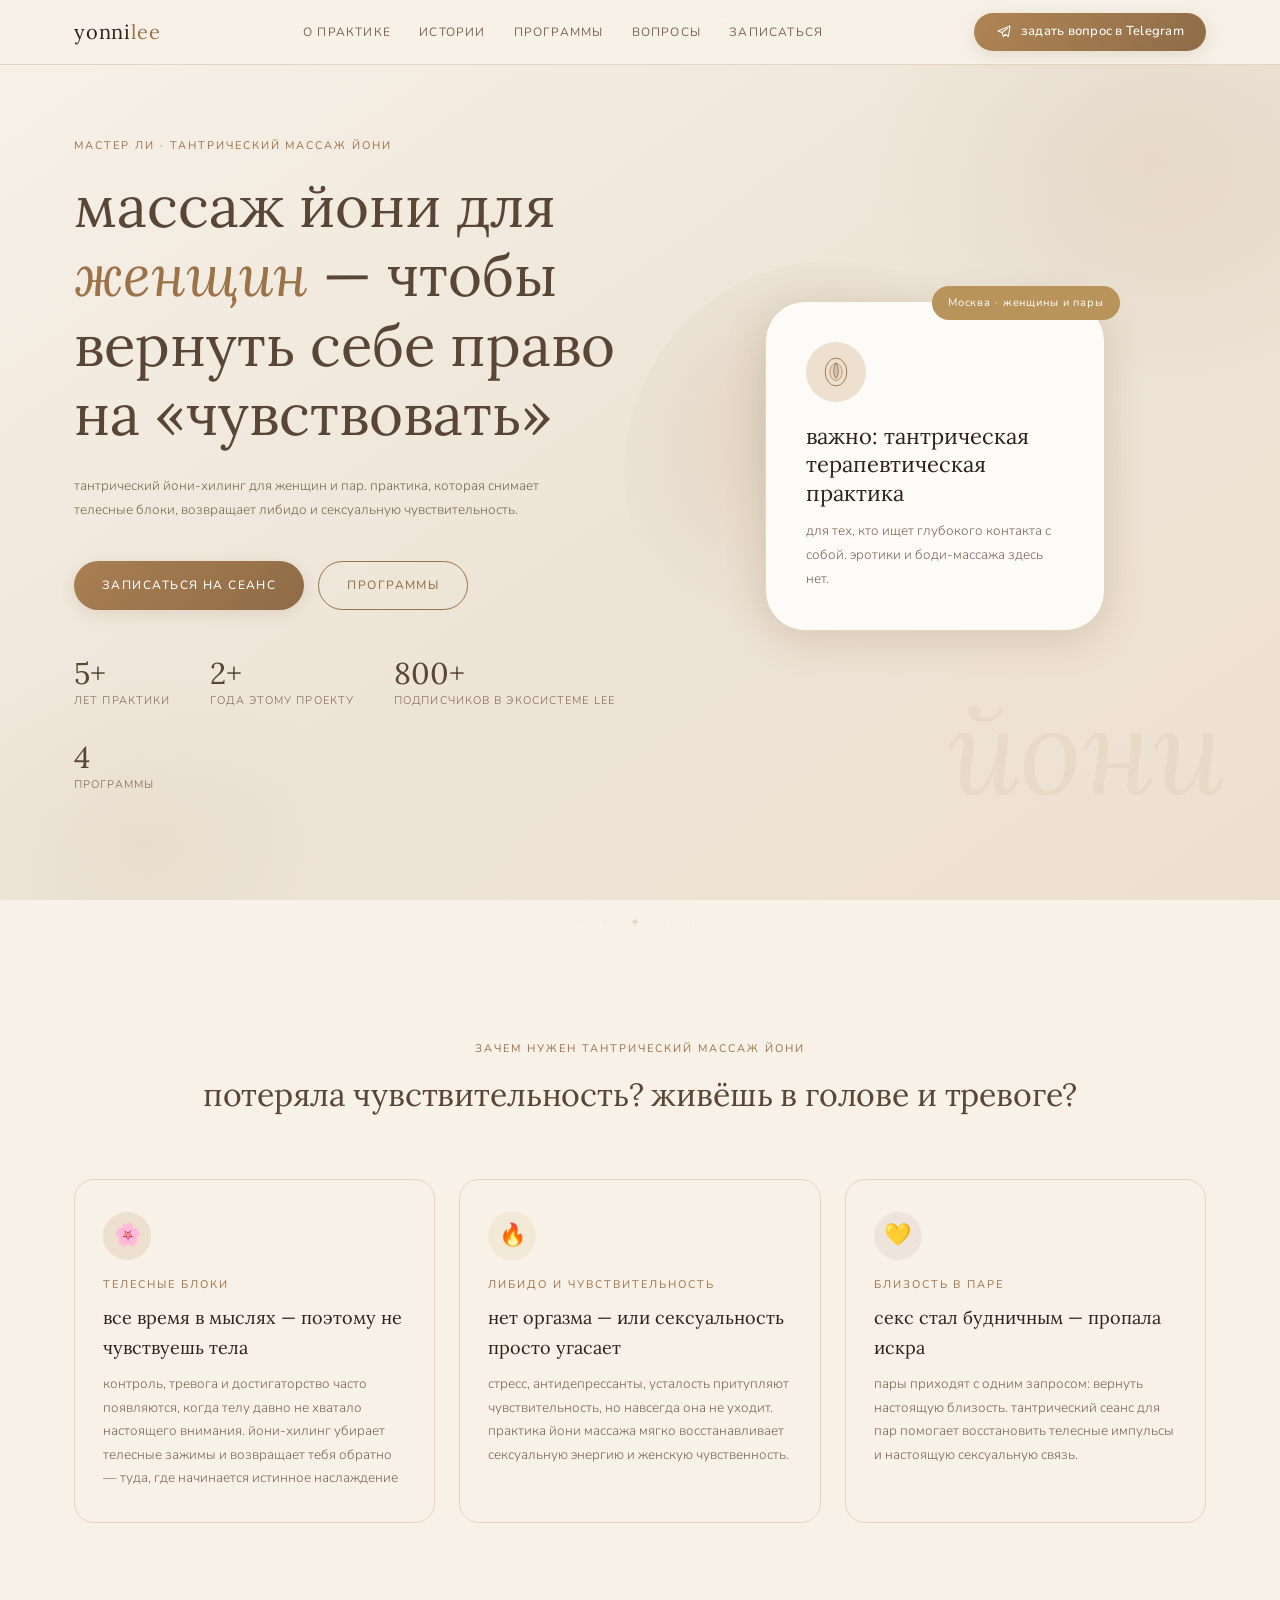
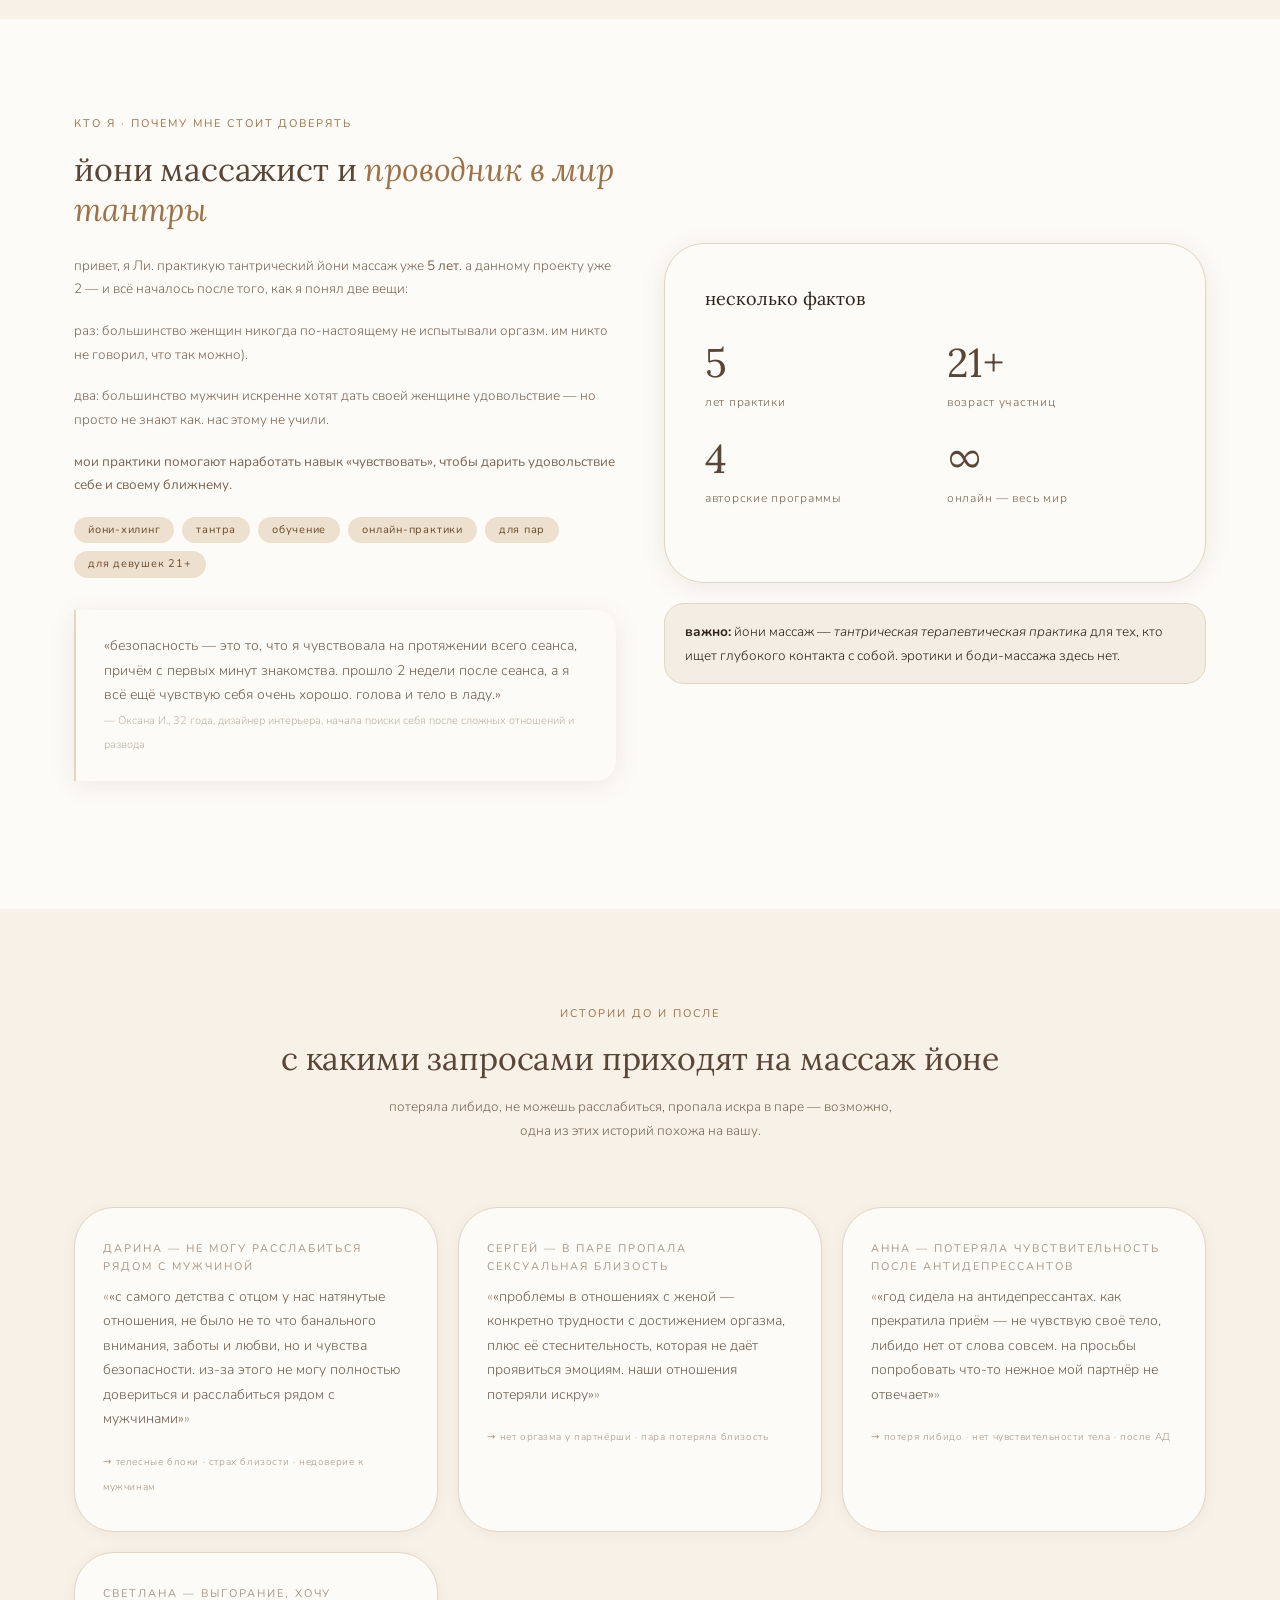
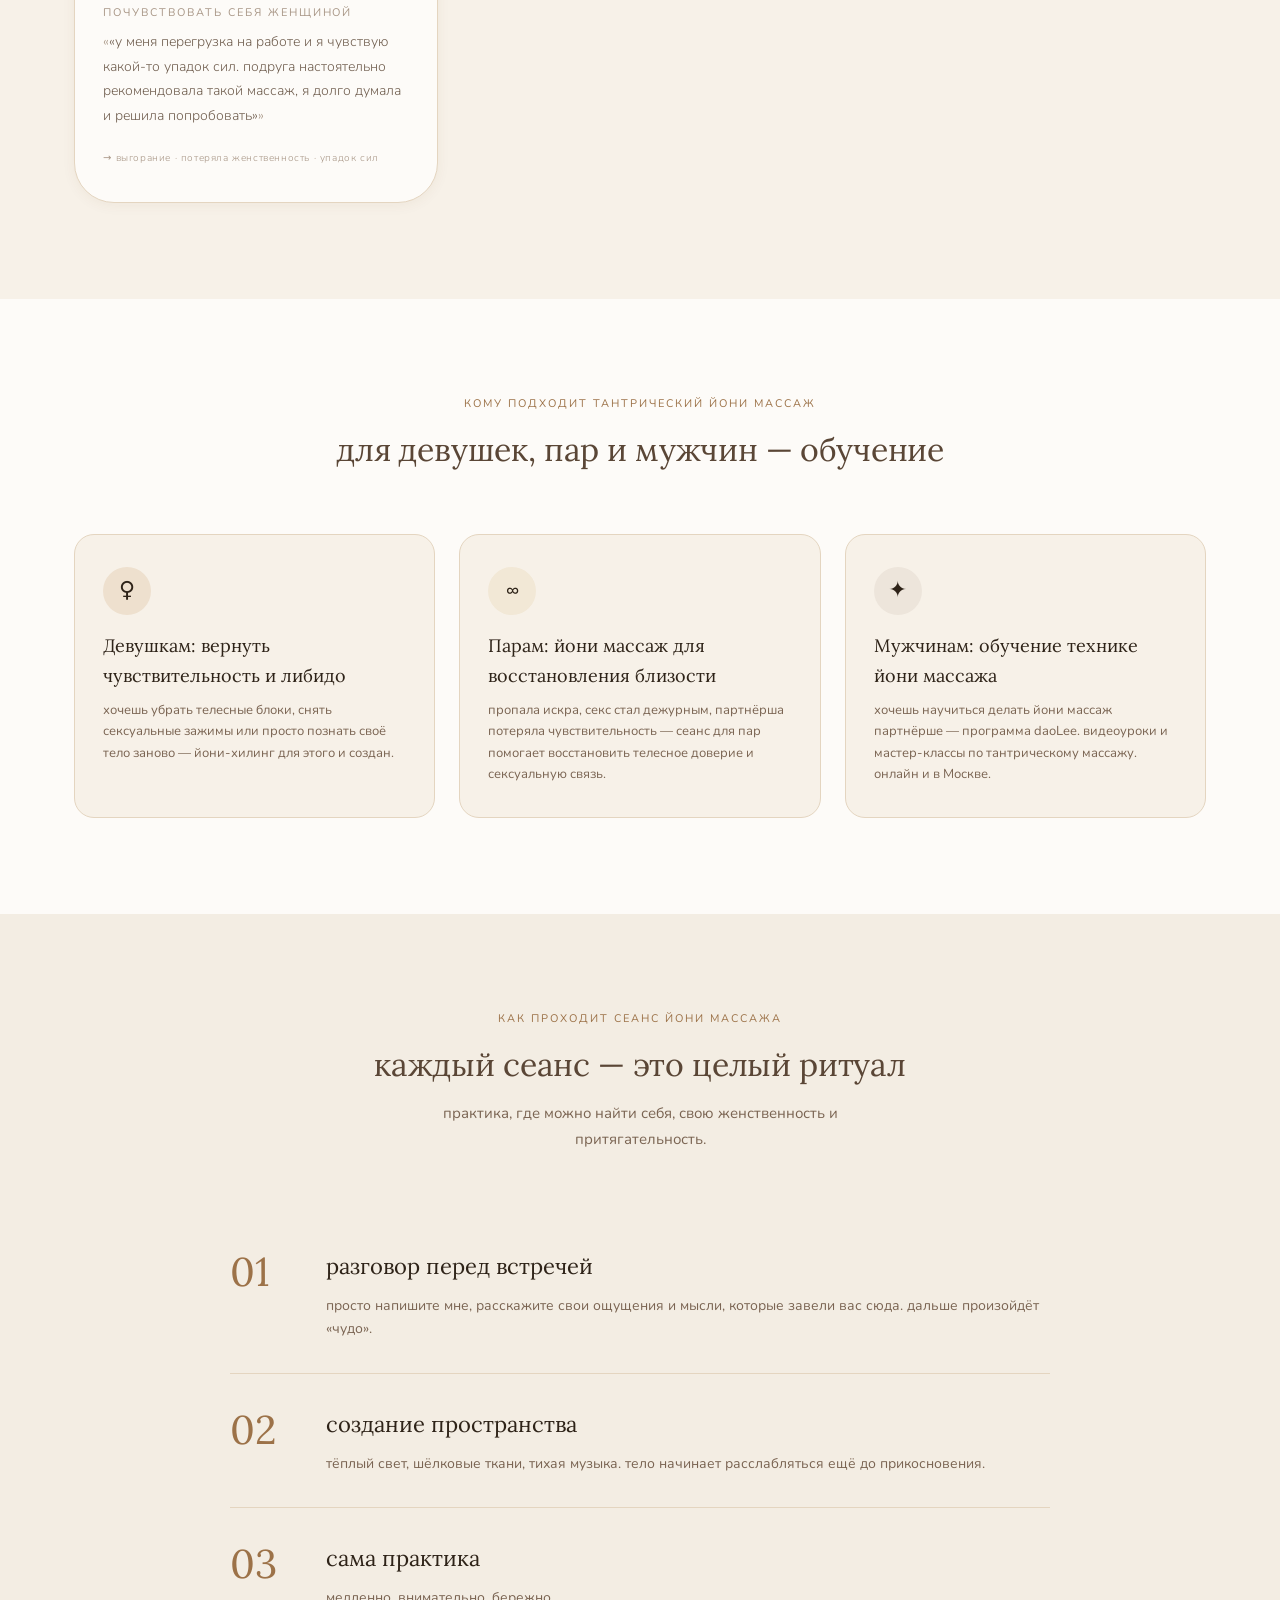
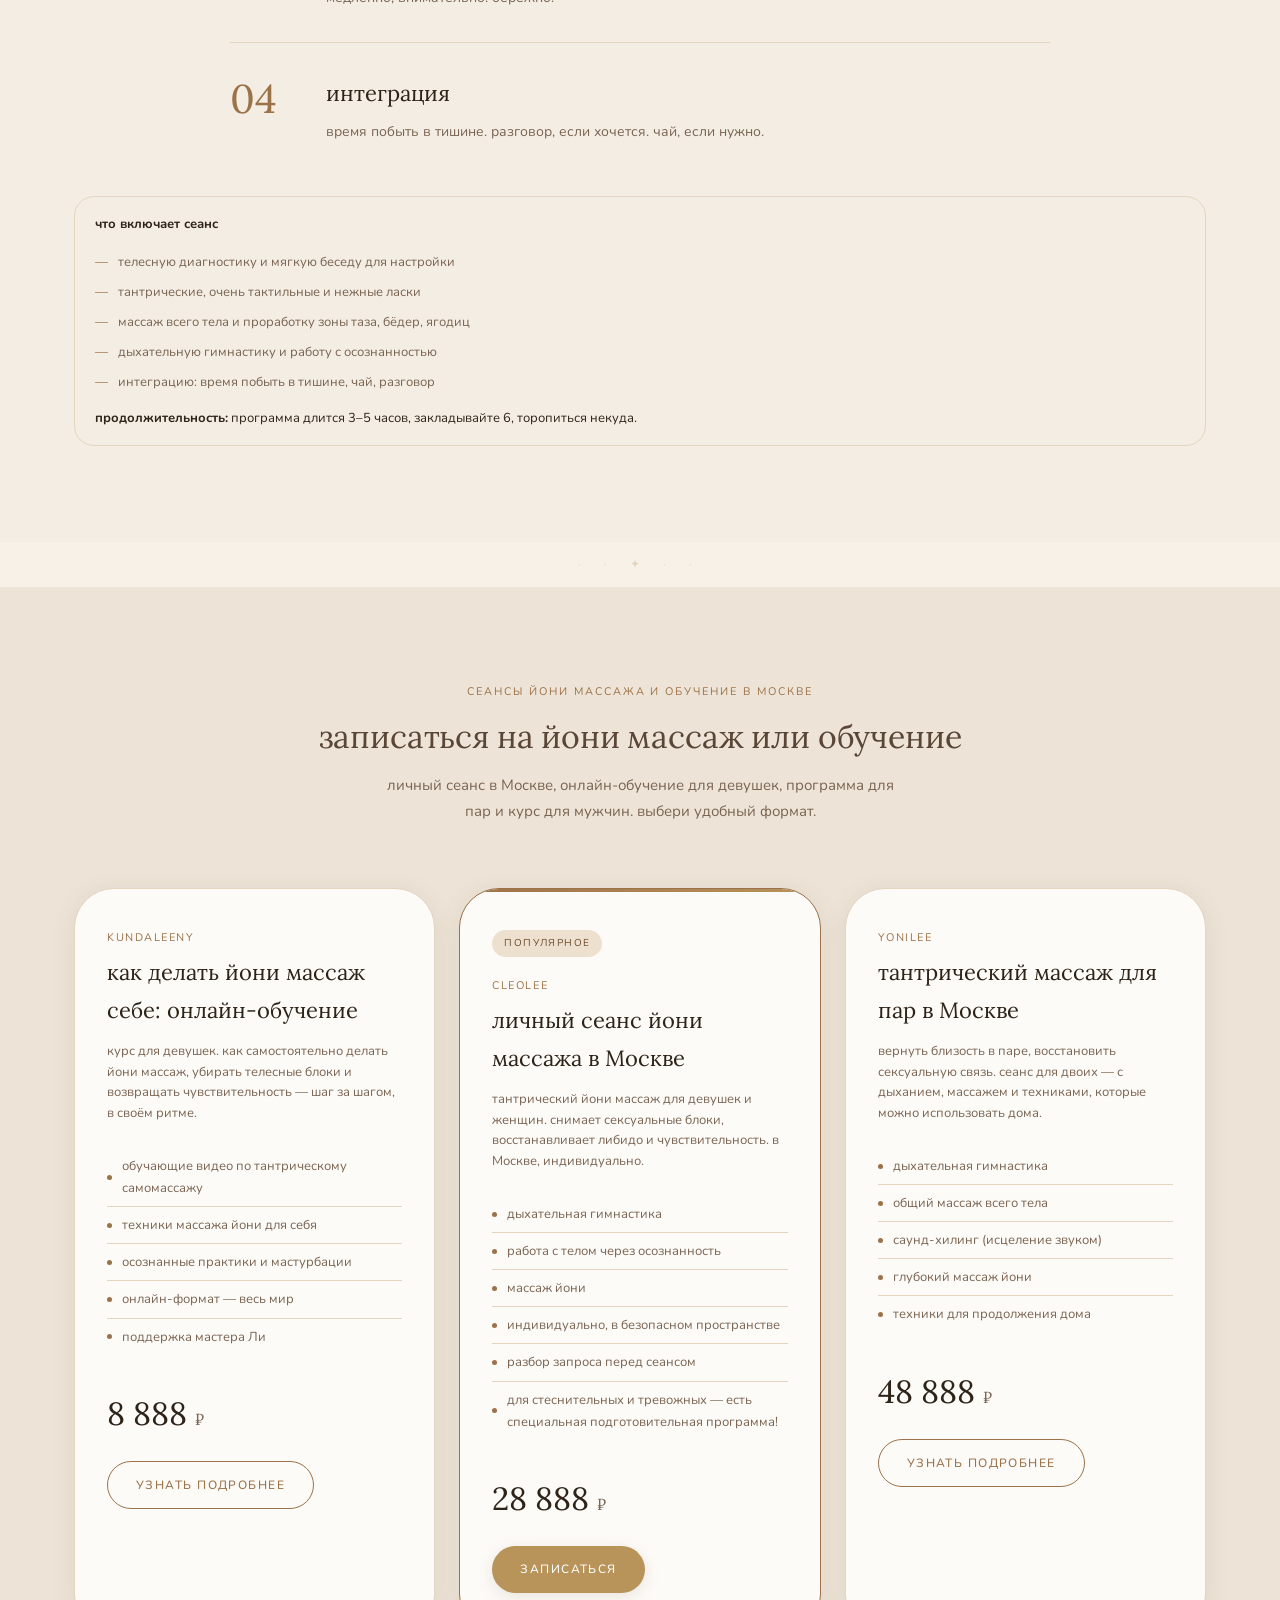
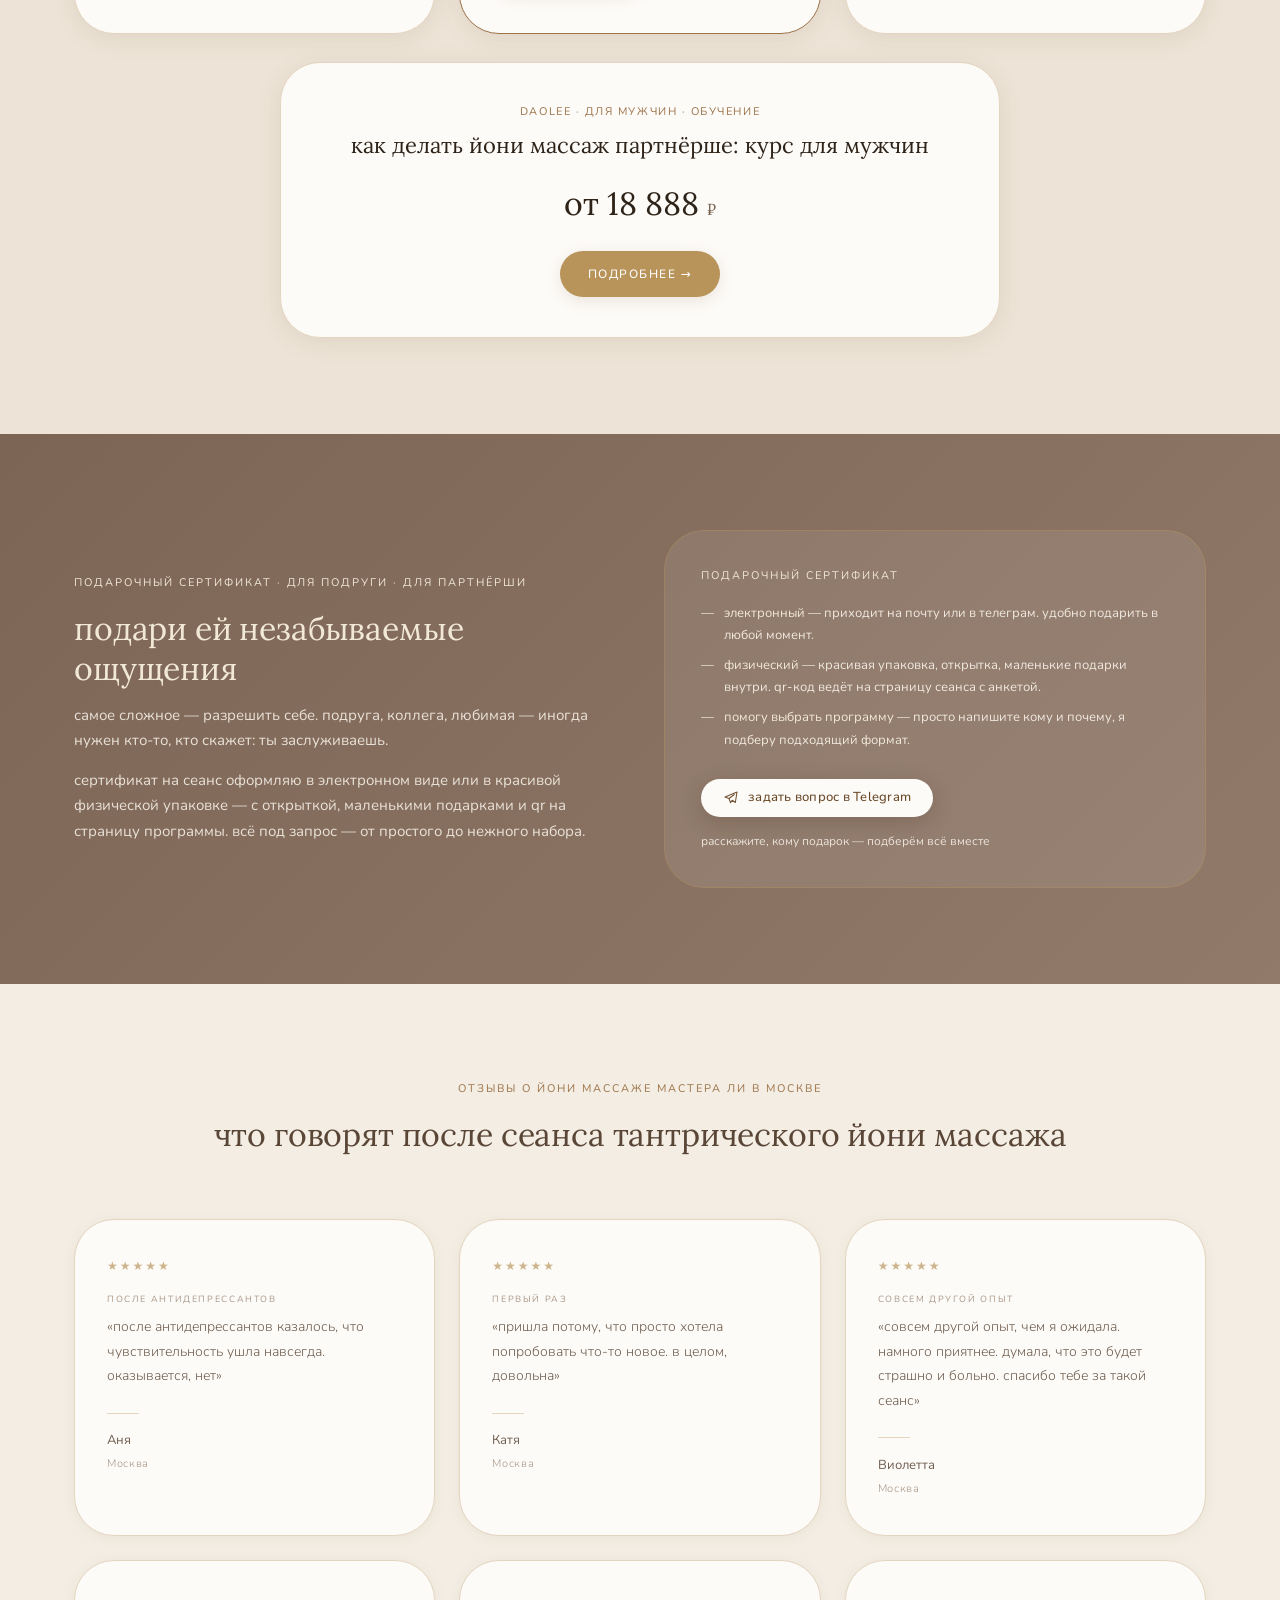
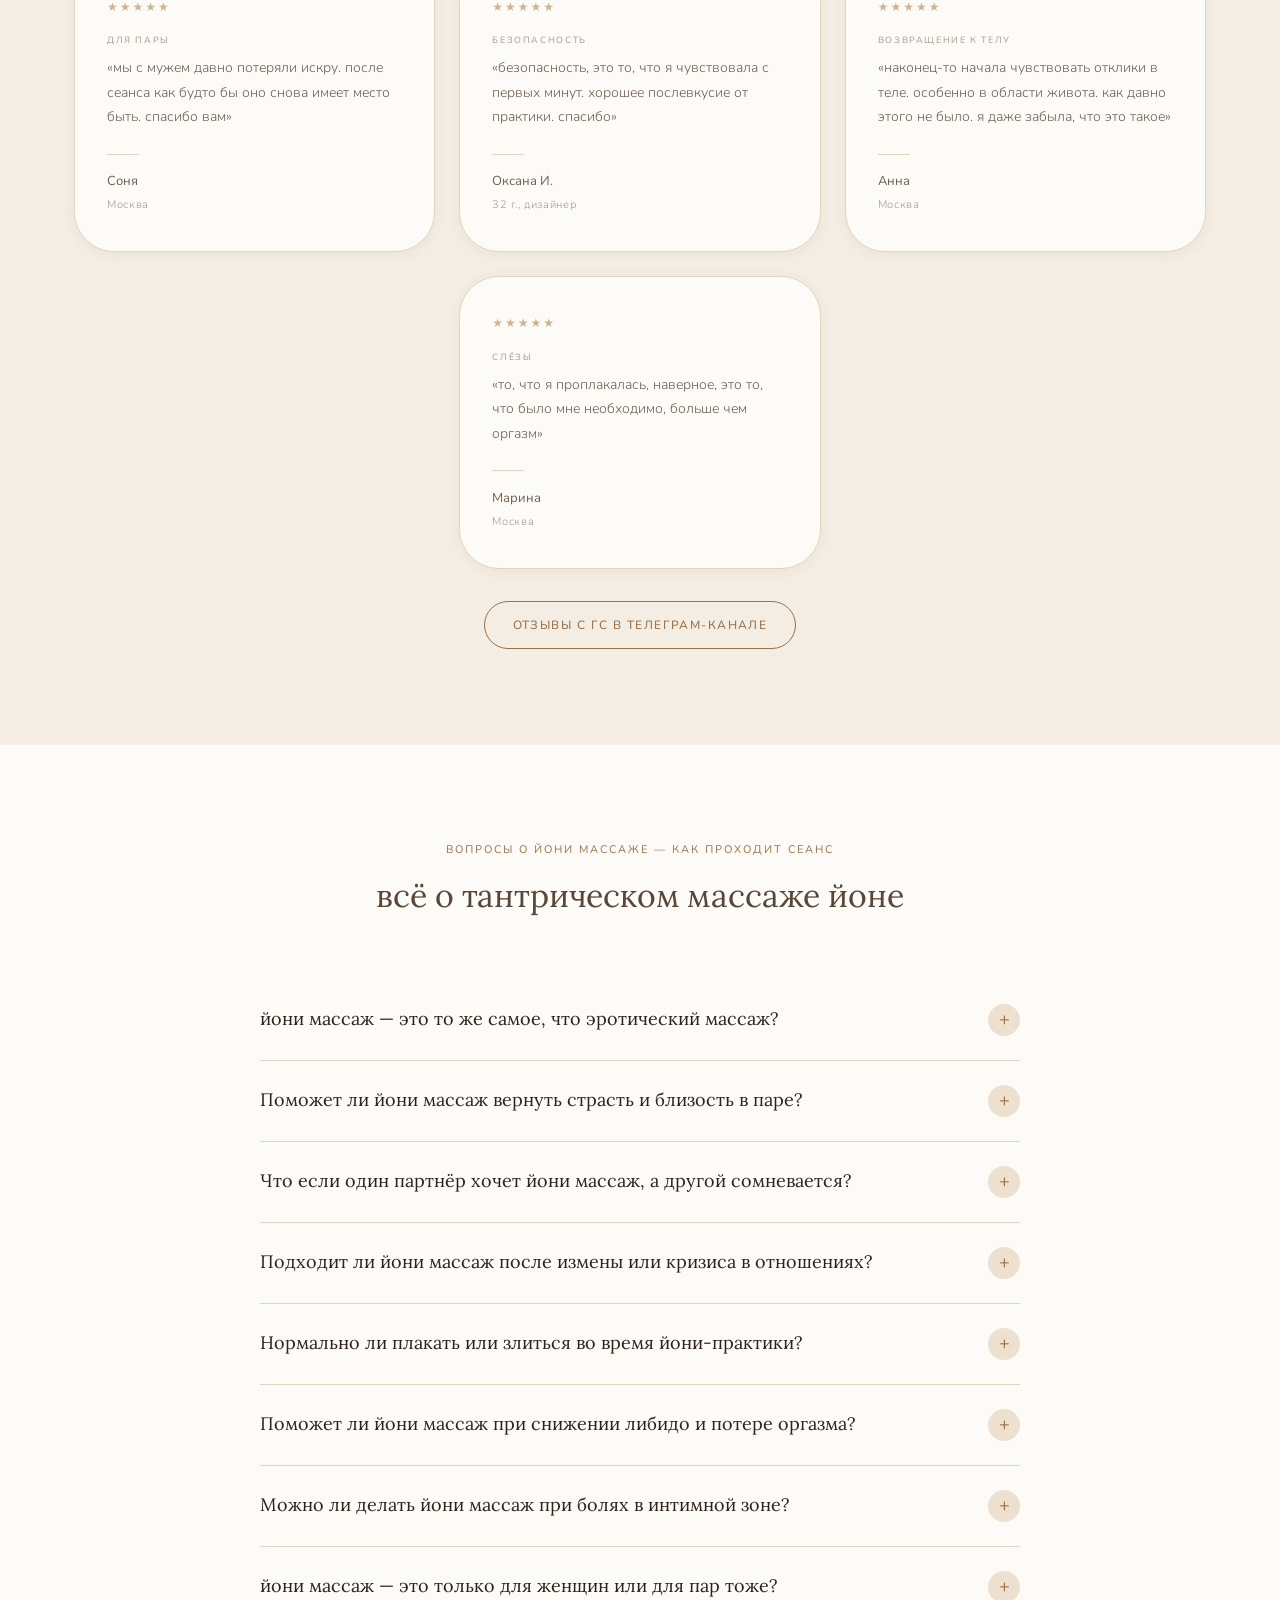
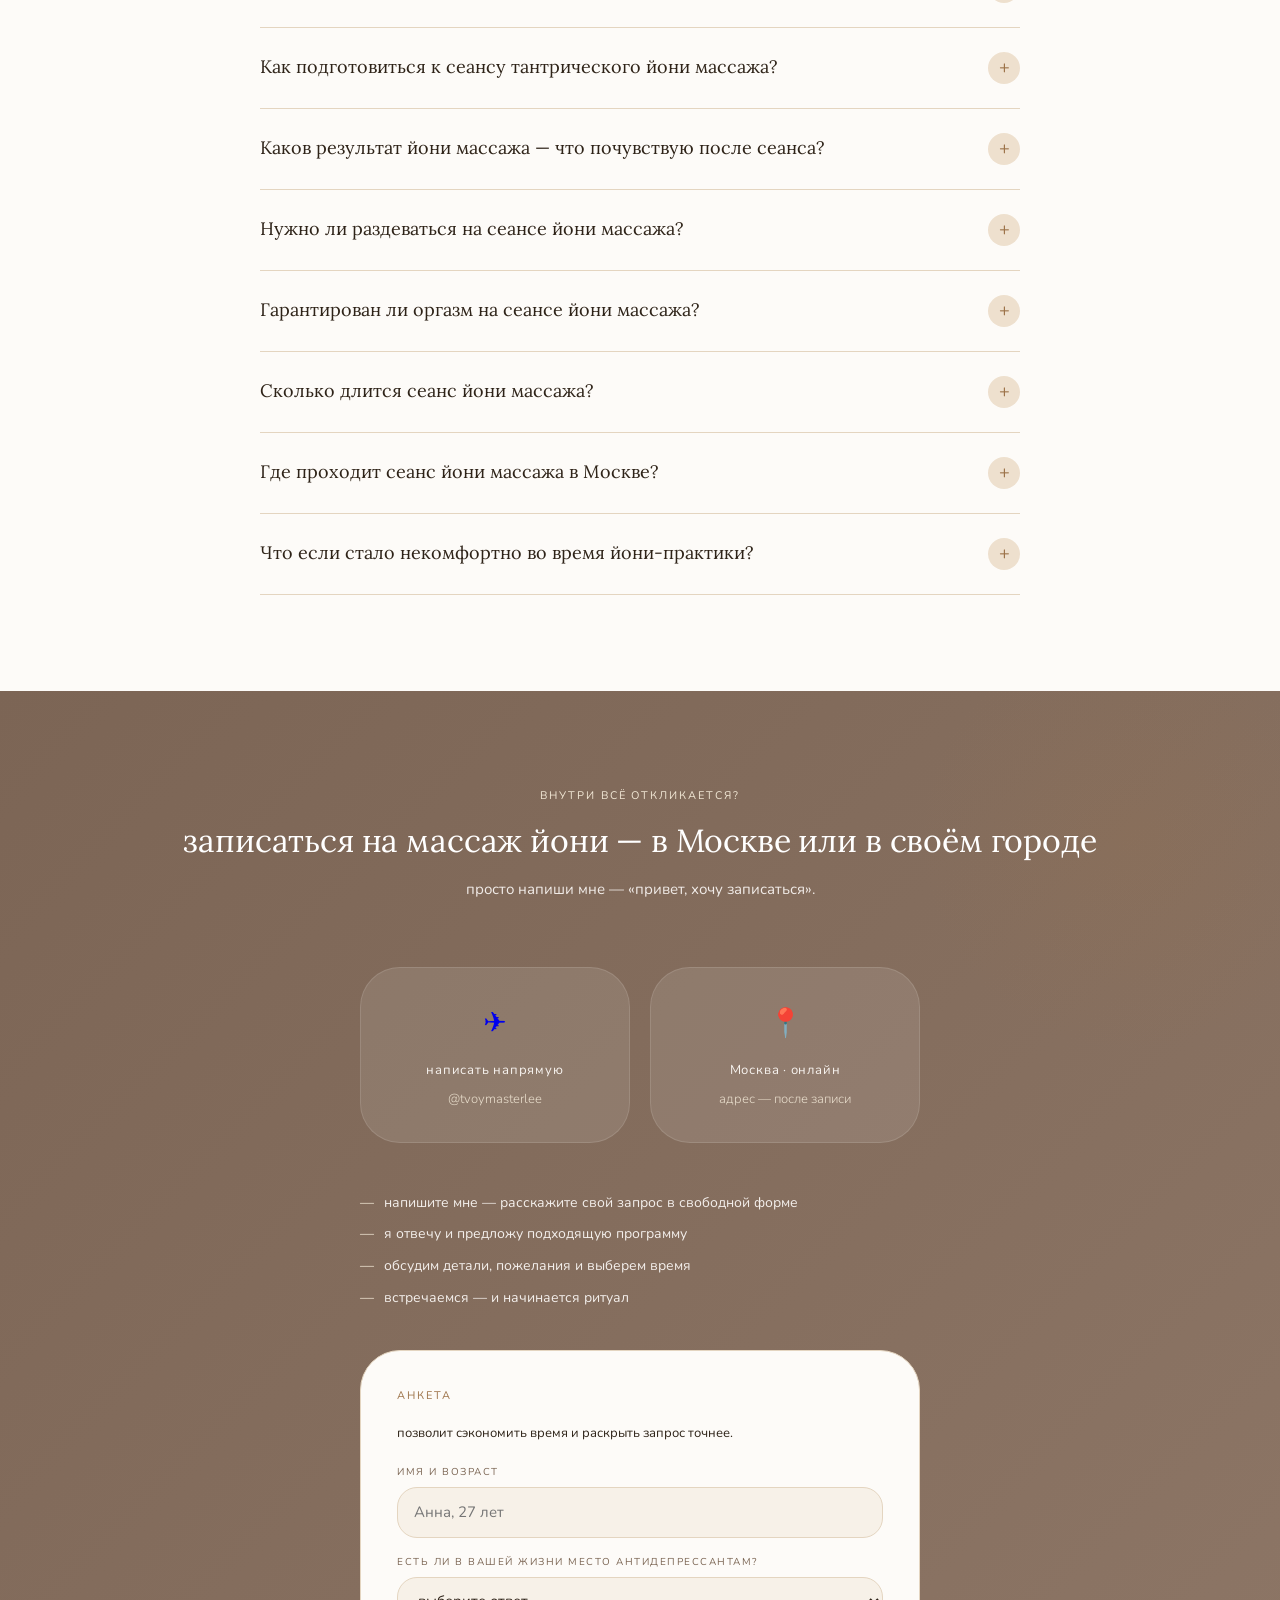
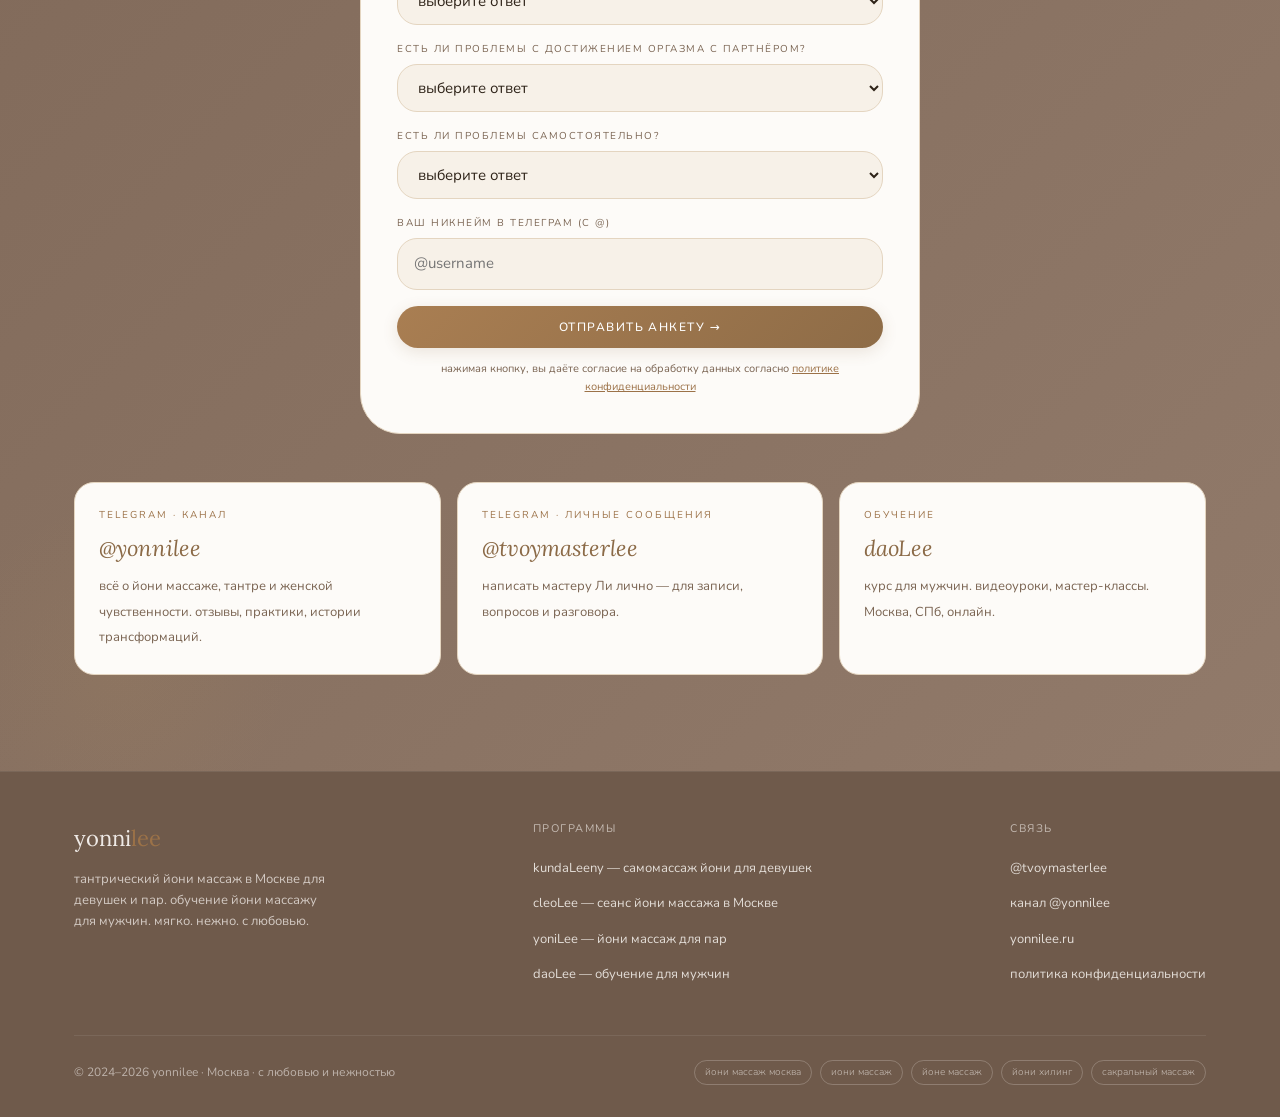
<file: yonnilee_landing (3).html>
<!DOCTYPE html>
<html lang="ru"><head><meta charset="UTF-8"><meta name="viewport" content="width=device-width, initial-scale=1.0">
<title>Йони массаж в Москве — тантрический йони-хилинг для женщин и пар | мастер Ли · yonnilee</title>
<meta name="description" content="Йони массаж в Москве — тантрический йони-хилинг для девушек и пар. Помогает вернуть чувствительность тела, убрать сексуальные блоки, восстановить либидо. Не эротический, а терапевтический. Мастер Ли — 5 лет практики. Запись: @tvoymasterlee">
<meta name="keywords" content="йони массаж Москва, йоне массаж, йони хилинг, массаж йоне, тантрический массаж йони, иони массаж, сакральный массаж женщине, yoni massage Moscow, yoni healing, обучение йони массажу, нет оргазма что делать, потеряла чувствительность, телесные блоки женщина, массаж для пар, мастер Ли yonnilee">
<meta name="robots" content="index, follow"><link rel="canonical" href="https://yonnilee.ru/">
<meta property="og:title" content="Йони массаж в Москве — тантрический йони-хилинг · мастер Ли · yonnilee.ru">
<meta property="og:description" content="Йони массаж в Москве: для девушек, женщин и пар. Восстановление чувствительности, возвращение либидо, снятие телесных блоков. Терапевтическая практика, не эротический массаж. Запись: @tvoymasterlee">
<meta property="og:type" content="website"><meta property="og:url" content="https://yonnilee.ru"><meta property="og:locale" content="ru_RU">
<link rel="preconnect" href="https://fonts.googleapis.com"><link rel="preconnect" href="https://fonts.gstatic.com" crossorigin>
<link href="https://fonts.googleapis.com/css2?family=Nunito:ital,wght@0,300;0,400;0,500;0,600;1,300;1,400&family=Lora:ital,wght@0,400;0,500;1,400;1,500&display=swap" rel="stylesheet">
<script type="application/ld+json">{"@context": "https://schema.org", "@graph": [{"@type": "LocalBusiness", "name": "yonnilee — тантрический йони массаж", "description": "Тантрический йони массаж в Москве для девушек и пар. Мастер Ли — 5 лет практики. Обучение онлайн по всему миру.", "url": "https://yonnilee.ru", "address": {"@type": "PostalAddress", "addressLocality": "Москва", "addressCountry": "RU"}, "sameAs": ["https://t.me/yonnilee", "https://t.me/tvoymasterlee"], "priceRange": "₽₽₽", "openingHours": "Mo-Su 10:00-22:00"}, {"@type": "FAQPage", "mainEntity": [{"@type": "Question", "name": "йони массаж — это то же самое, что эротический массаж?", "acceptedAnswer": {"@type": "Answer", "text": "нет. это практика осознанного прикосновения и восстановления чувствительности. цель — вернуть контакт с телом. всё происходит в атмосфере доверия и уважения."}}, {"@type": "Question", "name": "Поможет ли йони массаж вернуть страсть и близость в паре?", "acceptedAnswer": {"@type": "Answer", "text": "да. многие пары приходят именно с этим запросом. практика помогает восстановить телесный контакт, доверие и чувствительность — базу, на которой возникает настоящая близость."}}, {"@type": "Question", "name": "Что если один партнёр хочет йони массаж, а другой сомневается?", "acceptedAnswer": {"@type": "Answer", "text": "напишите мне — поговорим. я работаю только с обоюдным желанием и интересом. если один против — сначала нужно разобраться внутри пары."}}, {"@type": "Question", "name": "Подходит ли йони массаж после измены или кризиса в отношениях?", "acceptedAnswer": {"@type": "Answer", "text": "да, но с условием: оба должны быть готовы идти вперёд. практика поможет восстановить телесное доверие, но не заменит разговора и работы с психологом при необходимости."}}, {"@type": "Question", "name": "Нормально ли плакать или злиться во время йони-практики?", "acceptedAnswer": {"@type": "Answer", "text": "это нормально и даже хорошо. тело освобождается от зажатого. я всегда рядом, практика может остановиться в любой момент по вашему желанию."}}, {"@type": "Question", "name": "Поможет ли йони массаж при снижении либидо и потере оргазма?", "acceptedAnswer": {"@type": "Answer", "text": "да — снижение либидо часто связано с утратой контакта с телом, стрессом и накопленным напряжением. практика помогает мягко восстановить это соединение."}}, {"@type": "Question", "name": "Можно ли делать йони массаж при болях в интимной зоне?", "acceptedAnswer": {"@type": "Answer", "text": "зависит от причины. расскажите мне о вашей ситуации перед записью — вместе разберёмся, подходит ли практика именно сейчас."}}, {"@type": "Question", "name": "йони массаж — это только для женщин или для пар тоже?", "acceptedAnswer": {"@type": "Answer", "text": "прежде всего — телесная практика для восстановления чувствительности и контакта с собой. она также работает в контексте пары, где мужчина учится быть внимательным и нежным."}}, {"@type": "Question", "name": "Как подготовиться к сеансу тантрического йони массажа?", "acceptedAnswer": {"@type": "Answer", "text": "специальной подготовки не нужно. рекомендую выспаться, не переедать перед сеансом и прийти без спешки. остальное — моя задача."}}, {"@type": "Question", "name": "Каков результат йони массажа — что почувствую после сеанса?", "acceptedAnswer": {"@type": "Answer", "text": "обычно это чувствуется сразу: ощущение лёгкости, тепло в теле, спокойствие и что-то похожее на возвращение домой. многие девушки отмечают эффект спустя несколько дней."}}, {"@type": "Question", "name": "Нужно ли раздеваться на сеансе йони массажа?", "acceptedAnswer": {"@type": "Answer", "text": "да, но раздевать вас буду я — медленно, нежно и очень бережно. ничего не происходит без вашего согласия."}}, {"@type": "Question", "name": "Гарантирован ли оргазм на сеансе йони массажа?", "acceptedAnswer": {"@type": "Answer", "text": "оргазм возможен, но мы его не добиваемся. мы работаем с чувствительностью и присутствием."}}, {"@type": "Question", "name": "Сколько длится сеанс йони массажа?", "acceptedAnswer": {"@type": "Answer", "text": "программа длится 3–5 часов. закладывайте 6, здесь никто не торопится."}}, {"@type": "Question", "name": "Где проходит сеанс йони массажа в Москве?", "acceptedAnswer": {"@type": "Answer", "text": "в Москве, в комфортном и уютном пространстве. точный адрес — после предварительного разговора и записи."}}, {"@type": "Question", "name": "Что если стало некомфортно во время йони-практики?", "acceptedAnswer": {"@type": "Answer", "text": "скажите — и всё остановится. ваши границы абсолютны. именно поэтому сначала мы всегда разговариваем."}}]}, {"@type": "Person", "name": "мастер Ли", "jobTitle": "тантрический мастер йони массажа", "url": "https://yonnilee.ru", "sameAs": ["https://t.me/tvoymasterlee", "https://t.me/yonnilee"]}]}</script>
<style>
/* ============================================================
   DESIGN SYSTEM — Linen & Umber Light Theme
   Beige · Milk · Warm Brown
   ============================================================ */
:root {
  --rose:     #9C7248;
  --rose-lt:  #EEE0CE;
  --rose-dk:  #6B4A2A;
  --blush:    #DFD0BB;

  --mauve:    #A08C7A;
  --mauve-lt: #EDE5DB;

  --gold:     #B8935A;
  --gold-lt:  #F2E8D6;

  --sage:     #C4B9AB;
  --sage-dk:  #8A7568;

  --cream:    #F7F1E8;
  --sand:     #E4D5C0;
  --mist:     #F3EDE3;
  --white:    #FDFBF8;
  --linen:    #EDE4D7;

  --ink:      #2E2318;
  --ink-md:   #7A6452;

  --font-display: 'Lora', Georgia, 'Times New Roman', serif;
  --font-body:    'Nunito', 'Segoe UI', system-ui, sans-serif;

  --r-xs:   4px;
  --r-s:    12px;
  --r-m:    20px;
  --r-l:    40px;
  --r-pill: 100px;

  --shadow:       0 4px 24px rgba(100,70,40,0.10);
  --shadow-hover: 0 8px 40px rgba(100,70,40,0.18);

  --section: 96px;
}

*, *::before, *::after { box-sizing: border-box; margin: 0; padding: 0; }
html { scroll-behavior: smooth; }

body {
  background: var(--cream);
  color: var(--ink);
  font-family: var(--font-body);
  font-weight: 400;
  font-size: 15px;
  line-height: 1.7;
  -webkit-font-smoothing: antialiased;
}

/* ============================================================
   SCROLL REVEAL
   ============================================================ */
.reveal {
  opacity: 0;
  transform: translateY(28px);
  transition: opacity 0.7s cubic-bezier(0.16,1,0.3,1), transform 0.7s cubic-bezier(0.16,1,0.3,1);
}
.reveal.visible { opacity: 1; transform: translateY(0); }
.reveal-delay-1 { transition-delay: 0.1s; }
.reveal-delay-2 { transition-delay: 0.2s; }
.reveal-delay-3 { transition-delay: 0.3s; }

/* ============================================================
   TYPOGRAPHY
   ============================================================ */
h1, h2, h3 { font-family: var(--font-display); font-weight: 300; line-height: 1.22; letter-spacing: 0; }
h1 { font-size: clamp(34px, 5.6vw, 58px); letter-spacing: 0; }
h2 { font-size: clamp(25px, 3.4vw, 38px); letter-spacing: 0; }
h3 { font-size: clamp(18px, 2.5vw, 24px); }

.eyebrow {
  font-family: var(--font-body);
  font-size: 11px;
  font-weight: 400;
  letter-spacing: 0.18em;
  text-transform: uppercase;
  color: var(--rose);
  display: block;
  margin-bottom: 16px;
}

/* ============================================================
   LAYOUT
   ============================================================ */
.container { max-width: 1180px; margin: 0 auto; padding: 0 24px; }
.section { padding: var(--section) 0; }
.grid-2 { display: grid; grid-template-columns: 1fr 1fr; gap: 48px; align-items: center; }

/* ============================================================
   BUTTONS
   ============================================================ */
.btn {
  display: inline-flex;
  align-items: center;
  gap: 8px;
  padding: 13px 28px;
  border-radius: var(--r-pill);
  font-family: var(--font-body);
  font-size: 12px;
  font-weight: 400;
  letter-spacing: 0.12em;
  text-transform: uppercase;
  cursor: pointer;
  border: none;
  text-decoration: none;
  transition: all 0.3s cubic-bezier(0.34,1.56,0.64,1);
}
.btn-primary { background: var(--rose); color: #fff; }
.btn-primary:hover { background: var(--rose-dk); transform: translateY(-2px); box-shadow: 0 6px 24px rgba(100,70,40,0.30); }
.btn-outline { background: transparent; color: var(--rose); border: 1px solid var(--rose); }
.btn-outline:hover { background: var(--rose-lt); transform: translateY(-2px); }
.btn-gold { background: var(--gold); color: #fff; }
.btn-gold:hover { background: var(--rose-dk); transform: translateY(-2px); box-shadow: 0 6px 24px rgba(184,147,90,0.35); }

/* ============================================================
   NAVIGATION
   ============================================================ */
nav {
  position: fixed;
  top: 0; left: 0; right: 0;
  z-index: 100;
  background: rgba(247,241,232,0.93);
  backdrop-filter: blur(12px);
  -webkit-backdrop-filter: blur(12px);
  border-bottom: 0.5px solid var(--sand);
  transition: box-shadow 0.3s;
}
.nav-inner {
  display: flex;
  align-items: center;
  justify-content: space-between;
  height: 64px;
}
.nav-logo {
  font-family: var(--font-display);
  font-size: 20px;
  font-weight: 400;
  color: var(--ink);
  text-decoration: none;
  letter-spacing: 0.04em;
}
.nav-logo span { color: var(--rose); }
.nav-links {
  display: flex;
  gap: 32px;
  list-style: none;
}
.nav-links a {
  font-size: 12px;
  font-weight: 400;
  letter-spacing: 0.1em;
  text-transform: uppercase;
  color: var(--ink-md);
  text-decoration: none;
  transition: color 0.2s;
}
.nav-links a:hover { color: var(--rose); }
.nav-toggle {
  display: none;
  background: none;
  border: none;
  cursor: pointer;
  width: 32px; height: 32px;
  flex-direction: column;
  justify-content: center;
  gap: 5px;
}
.nav-toggle span { display: block; height: 1px; background: var(--ink); transition: all 0.3s; }

/* ============================================================
   HERO
   ============================================================ */
.hero {
  min-height: 100vh;
  display: flex;
  align-items: center;
  padding-top: 80px;
  position: relative;
  overflow: hidden;
  background: linear-gradient(145deg, var(--cream) 0%, var(--linen) 55%, var(--rose-lt) 100%);
}
.hero-orb-1 {
  position: absolute;
  top: -80px; right: -160px;
  width: 580px; height: 480px;
  background: radial-gradient(ellipse, rgba(156,114,72,0.10) 0%, transparent 70%);
  pointer-events: none;
}
.hero-orb-2 {
  position: absolute;
  bottom: -120px; left: -80px;
  width: 440px; height: 360px;
  background: radial-gradient(ellipse, rgba(184,147,90,0.08) 0%, transparent 70%);
  pointer-events: none;
}
.hero-ghost {
  position: absolute;
  bottom: 48px; right: 56px;
  font-family: var(--font-display);
  font-size: 120px;
  font-weight: 300;
  font-style: italic;
  color: rgba(156,114,72,0.07);
  pointer-events: none;
  user-select: none;
  white-space: nowrap;
}
.hero-content { position: relative; z-index: 2; width: 100%; }
.hero-title {
  font-family: var(--font-display);
  font-size: clamp(44px, 7vw, 80px);
  font-weight: 300;
  line-height: 1.05;
  letter-spacing: -0.02em;
  color: var(--ink);
  margin-bottom: 24px;
}
.hero-title em { font-style: italic; color: var(--rose); }
.hero-subtitle {
  font-size: 15px;
  font-weight: 300;
  line-height: 1.75;
  color: var(--ink-md);
  max-width: 480px;
  margin-bottom: 40px;
}
.hero-cta-group { display: flex; gap: 16px; flex-wrap: wrap; margin-bottom: 56px; }
.hero-stats { display: flex; gap: 40px; flex-wrap: wrap; }
.hero-stat-num {
  font-family: var(--font-display);
  font-size: 36px;
  font-weight: 400;
  color: var(--ink);
  display: block;
  line-height: 1;
}
.hero-stat-label {
  font-size: 11px;
  font-weight: 300;
  letter-spacing: 0.1em;
  color: var(--ink-md);
  text-transform: uppercase;
  margin-top: 4px;
  display: block;
}

/* Hero float card */
.hero-visual { position: relative; display: flex; justify-content: center; align-items: center; }
.hero-orbs-bg {
  position: absolute;
  top: -40px; left: -40px;
  width: 420px; height: 420px;
  background: radial-gradient(ellipse at 40% 40%, rgba(156,114,72,0.14) 0%, transparent 60%);
  border-radius: 50%;
  pointer-events: none;
}
.hero-card {
  background: var(--white);
  border-radius: var(--r-l);
  padding: 40px;
  box-shadow: var(--shadow-hover);
  border: 0.5px solid var(--sand);
  max-width: 340px;
  position: relative;
}
.hero-card-badge {
  position: absolute;
  top: -16px; right: -16px;
  background: var(--gold);
  color: #fff;
  font-size: 11px;
  font-weight: 400;
  letter-spacing: 0.08em;
  padding: 8px 16px;
  border-radius: var(--r-pill);
  white-space: nowrap;
}
.hero-card-icon {
  width: 60px; height: 60px;
  background: var(--rose-lt);
  border-radius: 50%;
  display: flex; align-items: center; justify-content: center;
  margin-bottom: 20px;
}
.hero-card-title {
  font-family: var(--font-display);
  font-size: 22px;
  font-weight: 300;
  line-height: 1.3;
  color: var(--ink);
  margin-bottom: 12px;
}
.hero-card-desc { font-size: 13px; color: var(--ink-md); line-height: 1.65; }

/* ============================================================
   ORNAMENT
   ============================================================ */
.ornament { text-align: center; color: var(--sand); letter-spacing: 10px; font-size: 12px; padding: 12px 0; }

/* ============================================================
   WHAT IS YONI
   ============================================================ */
.what-section { background: var(--white); }
.what-text p { font-size: 15px; line-height: 1.8; color: var(--ink-md); margin-bottom: 20px; }
.what-text p strong { color: var(--ink); font-weight: 400; }
.what-mini-grid {
  display: grid;
  grid-template-columns: 1fr 1fr;
  gap: 16px;
  margin-top: 8px;
}
.mini-card {
  background: var(--cream);
  border-radius: var(--r-m);
  padding: 24px 20px;
  border: 0.5px solid var(--sand);
  transition: all 0.3s;
}
.mini-card:hover { box-shadow: var(--shadow); transform: translateY(-3px); }
.mini-card-icon { font-size: 24px; margin-bottom: 10px; }
.mini-card-title {
  font-family: var(--font-display);
  font-size: 16px;
  font-weight: 400;
  color: var(--ink);
  margin-bottom: 6px;
}
.mini-card p { font-size: 13px; color: var(--ink-md); line-height: 1.6; }

/* ============================================================
   PAINS — ДЛЯ КОГО
   ============================================================ */
.pains-section { background: var(--cream); }
.pains-grid {
  display: grid;
  grid-template-columns: repeat(3, 1fr);
  gap: 20px;
}
.pain-card {
  background: var(--white);
  border-radius: var(--r-l);
  padding: 32px 28px;
  border: 0.5px solid var(--sand);
  box-shadow: var(--shadow);
  transition: all 0.35s cubic-bezier(0.16,1,0.3,1);
  position: relative;
  overflow: hidden;
}
.pain-card::after {
  content: '';
  position: absolute;
  bottom: 0; left: 0; right: 0;
  height: 2px;
  background: linear-gradient(90deg, var(--rose), var(--gold));
  opacity: 0;
  transition: opacity 0.3s;
}
.pain-card:hover { box-shadow: var(--shadow-hover); transform: translateY(-4px); }
.pain-card:hover::after { opacity: 1; }
.pain-quote {
  font-family: var(--font-display);
  font-size: 17px;
  font-weight: 300;
  font-style: italic;
  color: var(--ink);
  line-height: 1.5;
  margin-bottom: 16px;
}
.pain-quote::before { content: '«'; color: var(--rose); }
.pain-quote::after  { content: '»'; color: var(--rose); }
.pain-label { font-size: 12px; font-weight: 300; color: var(--ink-md); letter-spacing: 0.06em; }

/* ============================================================
   HOW IT GOES
   ============================================================ */
.how-section { background: var(--mist); }
.section-header { text-align: center; margin-bottom: 64px; }
.section-header h2 { margin-bottom: 16px; }
.section-header p { font-size: 15px; color: var(--ink-md); max-width: 520px; margin: 0 auto; line-height: 1.7; }
.steps { display: flex; flex-direction: column; max-width: 820px; margin: 0 auto; }
.step {
  display: grid;
  grid-template-columns: 64px 1fr;
  gap: 32px;
  padding: 32px 0;
  border-bottom: 0.5px solid var(--sand);
  align-items: start;
}
.step:last-child { border-bottom: none; }
.step-num {
  font-family: var(--font-display);
  font-size: 40px;
  font-weight: 300;
  color: var(--rose);
  line-height: 1;
  padding-top: 4px;
}
.step-title {
  font-family: var(--font-display);
  font-size: 22px;
  font-weight: 400;
  color: var(--ink);
  margin-bottom: 8px;
}
.step p { font-size: 14px; color: var(--ink-md); line-height: 1.7; }

/* ============================================================
   BENEFITS
   ============================================================ */
.benefits-section { background: var(--white); }
.benefits-grid { display: grid; grid-template-columns: repeat(3, 1fr); gap: 24px; }
.benefit-card {
  background: var(--cream);
  border-radius: var(--r-m);
  padding: 32px 28px;
  border: 0.5px solid var(--sand);
  transition: all 0.3s;
}
.benefit-card:hover { box-shadow: var(--shadow); transform: translateY(-3px); }
.benefit-icon {
  width: 48px; height: 48px;
  border-radius: 50%;
  display: flex; align-items: center; justify-content: center;
  margin-bottom: 16px;
  font-size: 22px;
}
.benefit-title {
  font-family: var(--font-display);
  font-size: 18px;
  font-weight: 400;
  color: var(--ink);
  margin-bottom: 8px;
}
.benefit-card p { font-size: 13px; color: var(--ink-md); line-height: 1.65; }

/* ============================================================
   PROGRAMS
   ============================================================ */
.programs-section { background: var(--linen); }
.program-cards { display: grid; grid-template-columns: repeat(3, 1fr); gap: 24px; }
.program-card {
  background: var(--white);
  border-radius: var(--r-l);
  padding: 40px 32px;
  border: 0.5px solid var(--sand);
  box-shadow: var(--shadow);
  transition: all 0.35s cubic-bezier(0.16,1,0.3,1);
  position: relative;
  overflow: hidden;
}
.program-card::before {
  content: '';
  position: absolute;
  top: 0; left: 0; right: 0;
  height: 3px;
  background: linear-gradient(90deg, var(--rose), var(--gold));
  opacity: 0;
  transition: opacity 0.3s;
}
.program-card:hover { box-shadow: var(--shadow-hover); transform: translateY(-6px); }
.program-card:hover::before { opacity: 1; }
.program-card.featured::before { opacity: 1; }
.program-card.featured { border-color: var(--rose); }
.featured-badge {
  background: var(--rose-lt);
  color: var(--rose-dk);
  font-size: 10px;
  font-weight: 400;
  letter-spacing: 0.14em;
  text-transform: uppercase;
  padding: 5px 12px;
  border-radius: var(--r-pill);
  display: inline-block;
  margin-bottom: 20px;
}
.program-icon {
  width: 52px; height: 52px;
  border-radius: 50%;
  display: flex; align-items: center; justify-content: center;
  margin-bottom: 20px;
  font-size: 24px;
}
.bg-rose   { background: var(--rose-lt); }
.bg-gold   { background: var(--gold-lt); }
.bg-mauve  { background: var(--mauve-lt); }
.program-title {
  font-family: var(--font-display);
  font-size: 22px;
  font-weight: 400;
  color: var(--ink);
  margin-bottom: 12px;
}
.program-name-tag {
  font-family: var(--font-body);
  font-size: 11px;
  letter-spacing: 0.14em;
  text-transform: uppercase;
  color: var(--rose);
  margin-bottom: 6px;
  display: block;
}
.program-desc { font-size: 13px; color: var(--ink-md); line-height: 1.6; margin-bottom: 24px; }
.program-features { list-style: none; margin-bottom: 32px; }
.program-features li {
  font-size: 13px;
  color: var(--ink-md);
  padding: 7px 0;
  border-bottom: 0.5px solid var(--sand);
  display: flex;
  align-items: center;
  gap: 10px;
}
.program-features li:last-child { border-bottom: none; }
.program-features li::before { content: ''; width: 5px; height: 5px; border-radius: 50%; background: var(--rose); flex-shrink: 0; }
.program-price {
  font-family: var(--font-display);
  font-size: 32px;
  font-weight: 400;
  color: var(--ink);
  margin-bottom: 20px;
}
.program-price span { font-size: 16px; color: var(--ink-md); font-weight: 300; }

/* ============================================================
   ABOUT
   ============================================================ */
.about-section { background: var(--cream); }
.about-text h2 { margin-bottom: 24px; }
.about-text p { font-size: 15px; color: var(--ink-md); line-height: 1.8; margin-bottom: 18px; }
.about-quote {
  background: var(--white);
  border-left: 2px solid var(--rose);
  padding: 24px 28px;
  border-radius: 0 var(--r-m) var(--r-m) 0;
  margin: 32px 0;
  font-family: var(--font-display);
  font-size: 20px;
  font-style: italic;
  font-weight: 300;
  color: var(--ink);
  line-height: 1.45;
  box-shadow: var(--shadow);
}
.about-right {
  background: var(--white);
  border-radius: var(--r-l);
  padding: 40px;
  box-shadow: var(--shadow);
  border: 0.5px solid var(--sand);
}
.about-right-title {
  font-family: var(--font-display);
  font-size: 18px;
  font-weight: 400;
  color: var(--ink);
  margin-bottom: 28px;
}
.stats-grid { display: grid; grid-template-columns: 1fr 1fr; gap: 24px; margin-bottom: 32px; }
.stat-num {
  font-family: var(--font-display);
  font-size: 40px;
  font-weight: 300;
  color: var(--rose);
  display: block;
  line-height: 1;
  margin-bottom: 6px;
}
.stat-label { font-size: 12px; font-weight: 300; color: var(--ink-md); letter-spacing: 0.06em; }
.features-list { list-style: none; }
.features-list li {
  font-size: 13px;
  color: var(--ink-md);
  padding: 10px 0;
  border-bottom: 0.5px solid var(--sand);
  display: flex;
  align-items: center;
  gap: 12px;
}
.features-list li:last-child { border-bottom: none; }
.features-list li::before { content: '✦'; color: var(--gold); font-size: 10px; flex-shrink: 0; }

/* ============================================================
   REVIEWS
   ============================================================ */
.reviews-section { background: var(--mist); }
.reviews-grid { display: grid; grid-template-columns: repeat(3, 1fr); gap: 24px; }
.review-card {
  background: var(--white);
  border-radius: var(--r-l);
  padding: 36px 32px;
  box-shadow: var(--shadow);
  border: 0.5px solid var(--sand);
  transition: all 0.3s;
}
.review-card:hover { box-shadow: var(--shadow-hover); transform: translateY(-3px); }
.review-stars { color: var(--gold); font-size: 14px; margin-bottom: 16px; letter-spacing: 2px; }
.review-text {
  font-family: var(--font-display);
  font-size: 17px;
  font-weight: 300;
  font-style: italic;
  color: var(--ink);
  line-height: 1.55;
  margin-bottom: 24px;
}
.review-divider { width: 32px; height: 0.5px; background: var(--sand); margin-bottom: 16px; }
.review-name { font-size: 13px; font-weight: 400; color: var(--ink); margin-bottom: 4px; }
.review-context { font-size: 11px; font-weight: 300; color: var(--ink-md); letter-spacing: 0.06em; }

/* ============================================================
   FAQ
   ============================================================ */
.faq-section { background: var(--white); }
.faq-list { max-width: 760px; margin: 0 auto; }
.faq-item { border-bottom: 0.5px solid var(--sand); }
.faq-q {
  display: flex;
  justify-content: space-between;
  align-items: center;
  padding: 24px 0;
  cursor: pointer;
  gap: 24px;
}
.faq-q-text { font-family: var(--font-display); font-size: 18px; font-weight: 400; color: var(--ink); }
.faq-toggle {
  width: 32px; height: 32px;
  border-radius: 50%;
  background: var(--rose-lt);
  display: flex; align-items: center; justify-content: center;
  flex-shrink: 0;
  transition: all 0.3s;
  color: var(--rose);
  font-size: 18px;
}
.faq-item.open .faq-toggle { background: var(--rose); color: #fff; transform: rotate(45deg); }
.faq-a {
  font-size: 14px;
  color: var(--ink-md);
  line-height: 1.7;
  max-height: 0;
  overflow: hidden;
  transition: max-height 0.4s ease, padding-bottom 0.4s;
}
.faq-item.open .faq-a { max-height: 300px; padding-bottom: 24px; }

/* ============================================================
   CONTACT
   ============================================================ */
.contact-section {
  background: linear-gradient(135deg, #2E2318 0%, #4A3220 100%);
  position: relative;
  overflow: hidden;
}
.contact-bg-orb-1 {
  position: absolute;
  top: -100px; right: -100px;
  width: 500px; height: 500px;
  background: radial-gradient(ellipse, rgba(156,114,72,0.15) 0%, transparent 60%);
  pointer-events: none;
}
.contact-bg-orb-2 {
  position: absolute;
  bottom: -100px; left: -80px;
  width: 400px; height: 400px;
  background: radial-gradient(ellipse, rgba(184,147,90,0.10) 0%, transparent 60%);
  pointer-events: none;
}
.contact-inner { position: relative; z-index: 2; }
.contact-section .eyebrow { color: var(--gold); }
.contact-section h2 { color: var(--white); margin-bottom: 16px; }
.contact-section .section-header p { color: rgba(253,250,247,0.55); }
.contact-cards {
  display: grid;
  grid-template-columns: repeat(3, 1fr);
  gap: 20px;
  max-width: 800px;
  margin: 0 auto 48px;
}
.contact-card {
  background: rgba(253,250,247,0.06);
  border: 0.5px solid rgba(253,250,247,0.12);
  border-radius: var(--r-l);
  padding: 32px 24px;
  text-align: center;
  transition: all 0.3s;
  text-decoration: none;
  cursor: default;
}
a.contact-card { cursor: pointer; }
a.contact-card:hover { background: rgba(156,114,72,0.15); border-color: rgba(156,114,72,0.35); transform: translateY(-3px); }
.contact-card-icon { font-size: 28px; margin-bottom: 12px; }
.contact-card-title { font-size: 13px; font-weight: 400; color: rgba(253,250,247,0.9); letter-spacing: 0.06em; margin-bottom: 6px; }
.contact-card-handle { font-size: 12px; font-weight: 300; color: rgba(253,250,247,0.4); }
.contact-cta-group { display: flex; justify-content: center; gap: 16px; flex-wrap: wrap; }

/* ============================================================
   FOOTER
   ============================================================ */
footer {
  background: var(--ink);
  border-top: 0.5px solid rgba(253,250,247,0.08);
  padding: 48px 0 32px;
}
.footer-inner { display: flex; justify-content: space-between; align-items: flex-start; flex-wrap: wrap; gap: 32px; }
.footer-logo { font-family: var(--font-display); font-size: 22px; font-weight: 300; color: rgba(253,250,247,0.9); margin-bottom: 12px; }
.footer-logo span { color: var(--rose); }
.footer-desc { font-size: 13px; color: rgba(253,250,247,0.35); line-height: 1.6; max-width: 260px; }
.footer-links h4 { font-size: 11px; font-weight: 400; letter-spacing: 0.14em; text-transform: uppercase; color: rgba(253,250,247,0.3); margin-bottom: 16px; }
.footer-links ul { list-style: none; display: flex; flex-direction: column; gap: 10px; }
.footer-links a { font-size: 13px; color: rgba(253,250,247,0.5); text-decoration: none; transition: color 0.2s; }
.footer-links a:hover { color: var(--rose); }
.footer-bottom {
  margin-top: 48px;
  padding-top: 24px;
  border-top: 0.5px solid rgba(253,250,247,0.08);
  display: flex;
  justify-content: space-between;
  align-items: center;
  flex-wrap: wrap;
  gap: 12px;
}
.footer-copy { font-size: 12px; color: rgba(253,250,247,0.2); }
.footer-seo-tags { display: flex; gap: 8px; flex-wrap: wrap; }
.footer-seo-tag {
  font-size: 10px;
  font-weight: 300;
  color: rgba(253,250,247,0.18);
  padding: 3px 10px;
  border: 0.5px solid rgba(253,250,247,0.10);
  border-radius: var(--r-pill);
  text-decoration: none;
}
.footer-seo-tag:hover { color: rgba(253,250,247,0.35); }

/* ============================================================
   RESPONSIVE
   ============================================================ */
@media (max-width: 900px) {
  .pains-grid, .benefits-grid, .program-cards, .reviews-grid, .contact-cards { grid-template-columns: 1fr 1fr; }
}
@media (max-width: 768px) {
  :root { --section: 64px; }
  .nav-links, .nav-cta-wrap { display: none; }
  .nav-toggle { display: flex; }
  .grid-2 { grid-template-columns: 1fr; }
  .hero { min-height: auto; padding: 120px 0 64px; }
  .hero-visual { display: none; }
  .hero-ghost { display: none; }
  .what-mini-grid { grid-template-columns: 1fr; }
  .pains-grid, .benefits-grid, .program-cards, .reviews-grid { grid-template-columns: 1fr; }
  .contact-cards { grid-template-columns: 1fr; max-width: 400px; }
  .footer-inner { flex-direction: column; }
  .footer-bottom { flex-direction: column; text-align: center; }
  h1 { font-size: 40px; }
  h2 { font-size: 28px; }
}

.tagrow{display:flex;flex-wrap:wrap;gap:8px;margin-top:20px}
.tagrow span{padding:4px 14px;border-radius:var(--r-pill);background:var(--rose-lt);color:var(--rose-dk);font-size:11px;letter-spacing:.07em}
.note{margin-top:20px;padding:16px 20px;border:1px solid var(--sand);border-radius:var(--r-m);background:var(--mist);font-size:13px}
.lst{list-style:none;margin-top:16px;display:flex;flex-direction:column;gap:8px}.lst li{font-size:13px;color:var(--ink-md);display:flex;gap:10px}.lst li:before{content:'—';color:var(--rose)}
.cert{background:var(--ink);color:var(--cream)}.cert h2{color:var(--gold-lt)}.cert p{color:rgba(247,241,232,.65);margin-top:14px}.cert .eyebrow{color:var(--gold)}
.cert-box{background:rgba(255,255,255,.05);border:.5px solid rgba(184,147,90,.35);border-radius:var(--r-l);padding:36px}
.cert-box li{color:rgba(247,241,232,.75)}.cert-box strong{color:var(--gold-lt);font-weight:400}
.form-wrap{background:var(--white);border:1px solid var(--sand);border-radius:var(--r-l);padding:36px;max-width:560px;margin:40px auto 0;text-align:left}
.fg{display:flex;flex-direction:column;gap:6px;margin-bottom:16px}.fg label{font-size:10px;letter-spacing:.15em;text-transform:uppercase;color:var(--ink-md)}
.fg input,.fg select{padding:12px 16px;border:1px solid var(--sand);border-radius:var(--r-m);background:var(--cream);font:inherit;color:var(--ink)}
.fg input:focus,.fg select:focus{outline:none;border-color:var(--rose)}
.fnote{font-size:11px;color:var(--ink-md);text-align:center;margin-top:12px}.fnote a{color:var(--rose)}
.soc{display:grid;grid-template-columns:repeat(auto-fit,minmax(220px,1fr));gap:16px;margin-top:40px}
.soc a{background:var(--white);border:1px solid var(--sand);border-radius:var(--r-m);padding:24px;text-decoration:none;color:var(--ink);transition:.3s}.soc a:hover{box-shadow:var(--shadow-hover);transform:translateY(-2px)}
.soc small{display:block;font-size:10px;letter-spacing:.2em;text-transform:uppercase;color:var(--rose)}.soc b{font-family:var(--font-display);font-size:22px;font-weight:400;font-style:italic;display:block;margin:6px 0}
.soc span{font-size:13px;color:var(--ink-md)}

/* тонкий и мелкий текст в первых блоках */
.hero-subtitle,.hero-card-desc,#why .benefit-card p,#about .about-text p,#about .note,#cases .section-header p{font-size:13.5px;font-weight:300;line-height:1.75}
#about .about-text p strong{font-weight:400}
#about .about-quote{font-size:13px;font-weight:300;line-height:1.7}
#about .about-quote small{font-size:11px;font-weight:300;opacity:.75}
#cases .pain-quote{font-size:13.5px;font-weight:300;line-height:1.75}
#cases .pain-label{font-size:10px;font-weight:300}

/* ===== мягкие цвета, правки отступов ===== */
:root{--soft-brown:#7C6555;--soft-brown-2:#917A6A;--soft-brown-ft:#6F5A4B;--handle:#8B6A47}
.contact-section{background:linear-gradient(135deg,var(--soft-brown) 0%,var(--soft-brown-2) 100%)}
.cert{background:linear-gradient(135deg,var(--soft-brown) 0%,var(--soft-brown-2) 100%)}
.cert p{color:rgba(247,241,232,.88)}.cert-box li{color:rgba(247,241,232,.92)}.cert-box{background:rgba(255,255,255,.08)}
footer{background:var(--soft-brown-ft)}
.contact-card-title{color:rgba(253,250,247,.95)}
.contact-card-handle{color:var(--gold-lt);opacity:.9;font-size:13px}
.contact-card{background:rgba(253,250,247,.10)}
.footer-desc{color:rgba(253,250,247,.7)}.footer-links h4{color:rgba(253,250,247,.6)}
.footer-links a{color:rgba(253,250,247,.82)}.footer-copy{color:rgba(253,250,247,.55)}
.footer-seo-tag{color:rgba(253,250,247,.6);border-color:rgba(253,250,247,.22)}
.soc b{color:var(--handle)}
.contact-cards{grid-template-columns:repeat(2,1fr);max-width:560px;margin-left:auto;margin-right:auto}
.nav-inner{gap:24px}.nav-logo{white-space:nowrap}.nav-links{gap:clamp(14px,2.2vw,32px)}.nav-links a{white-space:nowrap}
@media(max-width:1024px){.nav-links a{font-size:11px;letter-spacing:.06em}.nav-cta-wrap .btn{padding:10px 20px;font-size:11px}}
.contact-inner>.section-header p{color:rgba(253,250,247,.9)}.contact-inner>.section-header h2{color:#fff}
.contact-inner>.lst li{color:rgba(253,250,247,.92);font-size:14px}.contact-inner>.lst li:before{color:var(--gold-lt)}
.contact-section .eyebrow{color:var(--gold-lt)}.soc span{color:var(--ink-md)}
.contact-section .form-wrap .eyebrow{color:var(--rose)}.soc{margin-top:48px}
#anketa{scroll-margin-top:90px}
/* ===== шрифт заголовков и кнопки ===== */
h1,h2,h3,.hero-title{font-weight:400;letter-spacing:-.005em}
h1,.hero-title{line-height:1.22}
.hero-title{font-size:clamp(30px,4.8vw,52px)}
h2{font-size:clamp(24px,3.1vw,35px);line-height:1.25}
h1 em,h2 em,.hero-title em{font-weight:400}
.btn{font-weight:500;box-shadow:0 4px 16px rgba(120,85,50,.14)}
.btn-primary{background:linear-gradient(135deg,#A97E52,#8E6C47)}
.btn-primary:hover{background:linear-gradient(135deg,#8E6C47,#775A39)}
.btn-outline{box-shadow:none}
.btn-tg{display:inline-flex;align-items:center;gap:9px;padding:11px 22px;font-size:13px;letter-spacing:.02em;text-transform:none;color:#fff!important;background:linear-gradient(135deg,#B08556,#8E6C47);white-space:nowrap;line-height:1.2}
.btn-tg svg{flex-shrink:0;opacity:.95}
.btn-tg:hover{background:linear-gradient(135deg,#9C7248,#775A39);transform:translateY(-2px)}
.btn-tg-light{background:#FDFBF8;color:#6B4A2A!important;box-shadow:0 6px 22px rgba(60,40,25,.22)}
.btn-tg-light:hover{background:#fff;color:#4F3520!important}
.btn-tg .l-short{display:none}
.cert-cta{margin:28px 0 14px!important}
.cert-box .cert-cta+p{margin-top:0}
.nav-cta-wrap{margin-left:8px}
.hero-cta-group{gap:14px}
@media(max-width:1180px){.nav-cta-wrap .btn-tg .l-full{display:none}.nav-cta-wrap .btn-tg .l-short{display:inline}}
@media(max-width:1024px){.nav-cta-wrap .btn-tg{padding:9px 16px;font-size:12px}}
@media(max-width:400px){.cert-cta .btn-tg{width:100%;justify-content:center;white-space:normal;text-align:center}}
.cert .eyebrow,.cert-box .eyebrow{color:var(--gold-lt)}.cert .lst li:before{color:var(--gold-lt)}
/* ===== тоньше заголовки, спокойные отзывы ===== */
:root{--h-ink:#5A4636;--q-ink:#6F5D4E;--q-mute:#A89686}
h1,h2,h3,.hero-title,.hero-stat-num,.stat-num{color:var(--h-ink)}
h1,.hero-title{font-size:clamp(29px,4.5vw,48px)}
h2{font-size:clamp(23px,2.9vw,32px)}
h1 em,h2 em,.hero-title em{color:var(--rose)}
#reviews .review-text,#cases .pain-quote,#about .about-quote{font-family:var(--font-body);font-style:normal;font-weight:300;font-size:14px;line-height:1.75;color:var(--q-ink)}
#about .about-quote{background:var(--white);border-left-color:var(--sand)}
#about .about-quote small{color:var(--q-mute)}
#cases .pain-quote::before,#cases .pain-quote::after{color:var(--q-mute)}
#reviews .review-stars{color:#CDB48C;font-size:12px}
#reviews .review-card .eyebrow,#cases .pain-card .eyebrow{color:var(--q-mute)}
#reviews .review-name{color:var(--q-ink);font-weight:400}
#reviews .review-context,#cases .pain-label{color:var(--q-mute)}
#reviews .review-card,#cases .pain-card{box-shadow:0 2px 14px rgba(100,70,40,.06)}
@media(min-width:901px){.reviews-grid>.review-card:last-child:nth-child(3n+1){grid-column:2}}
/* hero: мягкий крупный заголовок и ровные отступы */
.hero-title{font-size:clamp(32px,5.2vw,58px);line-height:1.2;letter-spacing:0;margin-bottom:24px}
.hero{padding-top:104px;padding-bottom:72px;min-height:100svh}
.hero-cta-group{margin-bottom:48px}.hero-stats{gap:32px 40px}
.hero-stat-num{font-size:30px}
@media(max-width:1024px){.grid-2{gap:32px}.hero-card{padding:32px}.hero-orbs-bg{width:320px;height:320px}}
@media(max-width:900px){.contact-cards{grid-template-columns:1fr 1fr}}
@media(max-width:768px){.hero{min-height:auto;padding:104px 0 56px}.hero-title{font-size:clamp(30px,8.4vw,40px)}.hero-subtitle{max-width:none;margin-bottom:32px}.hero-cta-group{margin-bottom:40px}.hero-stats{gap:24px 32px}.contact-cards{max-width:400px;grid-template-columns:1fr}.form-wrap,.cert-box{padding:24px}}
@media(max-width:400px){.hero-cta-group .btn{width:100%;justify-content:center}.hero-stats{gap:20px 24px}.hero-stats>div{flex:1 1 40%}}
</style>
<!-- Yandex.Metrika counter -->
<script type="text/javascript">
    (function(m,e,t,r,i,k,a){
        m[i]=m[i]||function(){(m[i].a=m[i].a||[]).push(arguments)};
        m[i].l=1*new Date();
        for (var j = 0; j < document.scripts.length; j++) {if (document.scripts[j].src === r) { return; }}
        k=e.createElement(t),a=e.getElementsByTagName(t)[0],k.async=1,k.src=r,a.parentNode.insertBefore(k,a)
    })(window, document,'script','https://mc.yandex.ru/metrika/tag.js', 'ym');
    ym(96614743, 'init', {webvisor:true, clickmap:true, referrer: document.referrer, url: location.href, accurateTrackBounce:true, trackLinks:true});
</script>
<!-- /Yandex.Metrika counter -->
</head><body>
<noscript><div><img src="https://mc.yandex.ru/watch/96614743" style="position:absolute; left:-9999px;" alt="" /></div></noscript>

<nav id="main-nav"><div class="container"><div class="nav-inner"><a href="#" class="nav-logo">yonni<span>lee</span></a>
<ul class="nav-links"><li><a href="#about">о практике</a></li><li><a href="#cases">истории</a></li><li><a href="#programs">программы</a></li><li><a href="#faq">вопросы</a></li><li><a href="#anketa">записаться</a></li></ul>
<div class="nav-cta-wrap"><a href="https://t.me/tvoymasterlee" target="_blank" rel="noopener" class="btn btn-tg"><svg width="16" height="16" viewBox="0 0 24 24" fill="none" aria-hidden="true"><path d="M21 3 3 10.5l6 2.2L11.2 19l2.7-3.6 4.6 3.4L21 3Z" stroke="currentColor" stroke-width="1.6" stroke-linejoin="round"/><path d="m9 12.7 8-6" stroke="currentColor" stroke-width="1.6" stroke-linecap="round"/></svg><span class="l-full">задать вопрос в Telegram</span><span class="l-short">задать вопрос</span></a></div>
<button class="nav-toggle" id="nav-toggle" aria-label="Меню"><span></span><span></span><span></span></button></div></div></nav>
<section class="hero"><div class="hero-orb-1"></div><div class="hero-orb-2"></div><div class="hero-ghost">йони</div><div class="container hero-content"><div class="grid-2">
<div class="reveal"><span class="eyebrow">мастер Ли · тантрический массаж йони</span>
<h1 class="hero-title">массаж йони для <em>женщин</em> — чтобы вернуть себе право на «чувствовать»</h1>
<p class="hero-subtitle">тантрический йони-хилинг для женщин и пар. практика, которая снимает телесные блоки, возвращает либидо и сексуальную чувствительность.</p>
<div class="hero-cta-group"><a href="#anketa" class="btn btn-primary">записаться на сеанс</a><a href="#programs" class="btn btn-outline">программы</a></div>
<div class="hero-stats"><div><span class="hero-stat-num">5+</span><span class="hero-stat-label">лет практики</span></div><div><span class="hero-stat-num">2+</span><span class="hero-stat-label">года этому проекту</span></div><div><span class="hero-stat-num">800+</span><span class="hero-stat-label">подписчиков в экосистеме Lee</span></div><div><span class="hero-stat-num">4</span><span class="hero-stat-label">программы</span></div></div></div>
<div class="hero-visual reveal reveal-delay-2"><div class="hero-orbs-bg"></div><div class="hero-card"><div class="hero-card-badge">Москва · женщины и пары</div><div class="hero-card-icon"><svg width="34" height="34" viewBox="0 0 44 44" fill="none"><ellipse cx="22" cy="22" rx="14" ry="18" stroke="#9C7248" stroke-width="1.2"/><ellipse cx="22" cy="22" rx="8" ry="11" stroke="#9C7248" stroke-width=".8" fill="rgba(156,114,72,.08)"/><path d="M22 10C26 16 26 26 22 30 18 26 18 16 22 10Z" fill="rgba(156,114,72,.22)" stroke="#6B4A2A" stroke-width=".7"/></svg></div>
<p class="hero-card-title">важно: тантрическая терапевтическая практика</p><p class="hero-card-desc">для тех, кто ищет глубокого контакта с собой. эротики и боди-массажа здесь нет.</p></div></div></div></div></section>
<div class="ornament">· · ✦ · ·</div>
<section class="pains-section section" id="why"><div class="container"><div class="section-header reveal"><span class="eyebrow">зачем нужен тантрический массаж йони</span><h2>потеряла чувствительность? живёшь в голове и тревоге?</h2></div><div class="benefits-grid"><div class="benefit-card reveal"><div class="benefit-icon" style="background:var(--rose-lt)">🌸</div><span class="eyebrow" style="margin-bottom:8px">телесные блоки</span><div class="benefit-title">все время в мыслях — поэтому не чувствуешь тела</div><p>контроль, тревога и достигаторство часто появляются, когда телу давно не хватало настоящего внимания. йони-хилинг убирает телесные зажимы и возвращает тебя обратно — туда, где начинается истинное наслаждение</p></div><div class="benefit-card reveal"><div class="benefit-icon" style="background:var(--gold-lt)">🔥</div><span class="eyebrow" style="margin-bottom:8px">либидо и чувствительность</span><div class="benefit-title">нет оргазма — или сексуальность просто угасает</div><p>стресс, антидепрессанты, усталость притупляют чувствительность, но навсегда она не уходит. практика йони массажа мягко восстанавливает сексуальную энергию и женскую чувственность.</p></div><div class="benefit-card reveal"><div class="benefit-icon" style="background:var(--mauve-lt)">💛</div><span class="eyebrow" style="margin-bottom:8px">близость в паре</span><div class="benefit-title">секс стал будничным — пропала искра</div><p>пары приходят с одним запросом: вернуть настоящую близость. тантрический сеанс для пар помогает восстановить телесные импульсы и настоящую сексуальную связь.</p></div></div></div></section>
<section class="what-section section" id="about"><div class="container"><div class="grid-2"><div class="about-text reveal"><span class="eyebrow">кто я · почему мне стоит доверять</span><h2>йони массажист и <em style="color:var(--rose)">проводник в мир тантры</em></h2>
<p>привет, я Ли. практикую тантрический йони массаж уже <strong>5 лет</strong>. а данному проекту уже 2 — и всё началось после того, как я понял две вещи:</p>
<p>раз: большинство женщин никогда по-настоящему не испытывали оргазм. им никто не говорил, что так можно).</p>
<p>два: большинство мужчин искренне хотят дать своей женщине удовольствие — но просто не знают как. нас этому не учили.</p>
<p><strong>мои практики помогают наработать навык «чувствовать», чтобы дарить удовольствие себе и своему ближнему.</strong></p>
<div class="tagrow"><span>йони-хилинг</span><span>тантра</span><span>обучение</span><span>онлайн-практики</span><span>для пар</span><span>для девушек 21+</span></div>
<div class="about-quote">«безопасность — это то, что я чувствовала на протяжении всего сеанса, причём с первых минут знакомства. прошло 2 недели после сеанса, а я всё ещё чувствую себя очень хорошо. голова и тело в ладу.»<br><small>— Оксана И., 32 года, дизайнер интерьера, начала поиски себя после сложных отношений и развода</small></div></div>
<div class="reveal reveal-delay-2"><div class="about-right"><div class="about-right-title">несколько фактов</div><div class="stats-grid"><div><span class="stat-num">5</span><span class="stat-label">лет практики</span></div><div><span class="stat-num">21+</span><span class="stat-label">возраст участниц</span></div><div><span class="stat-num">4</span><span class="stat-label">авторские программы</span></div><div><span class="stat-num">∞</span><span class="stat-label">онлайн — весь мир</span></div></div></div>
<div class="note"><strong>важно:</strong> йони массаж — <em>тантрическая терапевтическая практика</em> для тех, кто ищет глубокого контакта с собой. эротики и боди-массажа здесь нет.</div></div></div></div></section>
<section class="pains-section section" id="cases"><div class="container"><div class="section-header reveal"><span class="eyebrow">истории до и после</span><h2>с какими запросами приходят на массаж йоне</h2><p>потеряла либидо, не можешь расслабиться, пропала искра в паре — возможно, одна из этих историй похожа на вашу.</p></div><div class="pains-grid"><div class="pain-card reveal"><span class="eyebrow" style="margin-bottom:8px">Дарина — не могу расслабиться рядом с мужчиной</span><p class="pain-quote">«с самого детства с отцом у нас натянутые отношения, не было не то что банального внимания, заботы и любви, но и чувства безопасности. из-за этого не могу полностью довериться и расслабиться рядом с мужчинами»</p><span class="pain-label">→ телесные блоки · страх близости · недоверие к мужчинам</span></div><div class="pain-card reveal"><span class="eyebrow" style="margin-bottom:8px">Сергей — в паре пропала сексуальная близость</span><p class="pain-quote">«проблемы в отношениях с женой — конкретно трудности с достижением оргазма, плюс её стеснительность, которая не даёт проявиться эмоциям. наши отношения потеряли искру»</p><span class="pain-label">→ нет оргазма у партнёрши · пара потеряла близость</span></div><div class="pain-card reveal"><span class="eyebrow" style="margin-bottom:8px">Анна — потеряла чувствительность после антидепрессантов</span><p class="pain-quote">«год сидела на антидепрессантах. как прекратила приём — не чувствую своё тело, либидо нет от слова совсем. на просьбы попробовать что-то нежное мой партнёр не отвечает»</p><span class="pain-label">→ потеря либидо · нет чувствительности тела · после АД</span></div><div class="pain-card reveal"><span class="eyebrow" style="margin-bottom:8px">Светлана — выгорание, хочу почувствовать себя женщиной</span><p class="pain-quote">«у меня перегрузка на работе и я чувствую какой-то упадок сил. подруга настоятельно рекомендовала такой массаж, я долго думала и решила попробовать»</p><span class="pain-label">→ выгорание · потеряла женственность · упадок сил</span></div></div></div></section>
<section class="benefits-section section" id="forwhom"><div class="container"><div class="section-header reveal"><span class="eyebrow">кому подходит тантрический йони массаж</span><h2>для девушек, пар и мужчин — обучение</h2></div><div class="benefits-grid"><div class="benefit-card reveal"><div class="benefit-icon" style="background:var(--rose-lt)">♀</div><div class="benefit-title">Девушкам: вернуть чувствительность и либидо</div><p>хочешь убрать телесные блоки, снять сексуальные зажимы или просто познать своё тело заново — йони-хилинг для этого и создан.</p></div><div class="benefit-card reveal"><div class="benefit-icon" style="background:var(--gold-lt)">∞</div><div class="benefit-title">Парам: йони массаж для восстановления близости</div><p>пропала искра, секс стал дежурным, партнёрша потеряла чувствительность — сеанс для пар помогает восстановить телесное доверие и сексуальную связь.</p></div><div class="benefit-card reveal"><div class="benefit-icon" style="background:var(--mauve-lt)">✦</div><div class="benefit-title">Мужчинам: обучение технике йони массажа</div><p>хочешь научиться делать йони массаж партнёрше — программа daoLee. видеоуроки и мастер-классы по тантрическому массажу. онлайн и в Москве.</p></div></div></div></section>
<section class="how-section section" id="how"><div class="container"><div class="section-header reveal"><span class="eyebrow">как проходит сеанс йони массажа</span><h2>каждый сеанс — это целый ритуал</h2><p>практика, где можно найти себя, свою женственность и притягательность.</p></div><div class="steps"><div class="step reveal"><div class="step-num">01</div><div><div class="step-title">разговор перед встречей</div><p>просто напишите мне, расскажите свои ощущения и мысли, которые завели вас сюда. дальше произойдёт «чудо».</p></div></div><div class="step reveal"><div class="step-num">02</div><div><div class="step-title">создание пространства</div><p>тёплый свет, шёлковые ткани, тихая музыка. тело начинает расслабляться ещё до прикосновения.</p></div></div><div class="step reveal"><div class="step-num">03</div><div><div class="step-title">сама практика</div><p>медленно, внимательно. бережно.</p></div></div><div class="step reveal"><div class="step-num">04</div><div><div class="step-title">интеграция</div><p>время побыть в тишине. разговор, если хочется. чай, если нужно.</p></div></div></div>
<div class="note reveal"><strong>что включает сеанс</strong><ul class="lst"><li>телесную диагностику и мягкую беседу для настройки</li><li>тантрические, очень тактильные и нежные ласки</li><li>массаж всего тела и проработку зоны таза, бёдер, ягодиц</li><li>дыхательную гимнастику и работу с осознанностью</li><li>интеграцию: время побыть в тишине, чай, разговор</li></ul><p style="margin-top:14px"><strong>продолжительность:</strong> программа длится 3–5 часов, закладывайте 6, торопиться некуда.</p></div></div></section>
<div class="ornament">· · ✦ · ·</div>
<section class="programs-section section" id="programs"><div class="container"><div class="section-header reveal"><span class="eyebrow">сеансы йони массажа и обучение в Москве</span><h2>записаться на йони массаж или обучение</h2><p>личный сеанс в Москве, онлайн-обучение для девушек, программа для пар и курс для мужчин. выбери удобный формат.</p></div><div class="program-cards"><div class="program-card  reveal"><span class="program-name-tag">kundaLeeny</span><div class="program-title">как делать йони массаж себе: онлайн-обучение</div><p class="program-desc">курс для девушек. как самостоятельно делать йони массаж, убирать телесные блоки и возвращать чувствительность — шаг за шагом, в своём ритме.</p><ul class="program-features"><li>обучающие видео по тантрическому самомассажу</li><li>техники массажа йони для себя</li><li>осознанные практики и мастурбации</li><li>онлайн-формат — весь мир</li><li>поддержка мастера Ли</li></ul><div class="program-price">8 888 <span>₽</span></div><a href="https://t.me/+Dh_7FHOd_XM1M2My" target="_blank" rel="noopener" class="btn btn-outline">узнать подробнее</a></div><div class="program-card featured reveal"><div class="featured-badge">популярное</div><span class="program-name-tag">cleoLee</span><div class="program-title">личный сеанс йони массажа в Москве</div><p class="program-desc">тантрический йони массаж для девушек и женщин. снимает сексуальные блоки, восстанавливает либидо и чувствительность. в Москве, индивидуально.</p><ul class="program-features"><li>дыхательная гимнастика</li><li>работа с телом через осознанность</li><li>массаж йони</li><li>индивидуально, в безопасном пространстве</li><li>разбор запроса перед сеансом</li><li>для стеснительных и тревожных — есть специальная подготовительная программа!</li></ul><div class="program-price">28 888 <span>₽</span></div><a href="#anketa" class="btn btn-gold">записаться</a></div><div class="program-card  reveal"><span class="program-name-tag">yoniLee</span><div class="program-title">тантрический массаж для пар в Москве</div><p class="program-desc">вернуть близость в паре, восстановить сексуальную связь. сеанс для двоих — с дыханием, массажем и техниками, которые можно использовать дома.</p><ul class="program-features"><li>дыхательная гимнастика</li><li>общий массаж всего тела</li><li>саунд-хилинг (исцеление звуком)</li><li>глубокий массаж йони</li><li>техники для продолжения дома</li></ul><div class="program-price">48 888 <span>₽</span></div><a href="https://t.me/m/gI7bI515MWZi" target="_blank" rel="noopener" class="btn btn-outline">узнать подробнее</a></div></div><div style="text-align:center;margin-top:28px" class="reveal"><div class="program-card" style="max-width:720px;margin:0 auto"><span class="program-name-tag">daoLee · для мужчин · обучение</span><div class="program-title">как делать йони массаж партнёрше: курс для мужчин</div><div class="program-price">от 18 888 <span>₽</span></div><a href="https://yonnilee.ru/obuchenie_yoni.html" target="_blank" rel="noopener" class="btn btn-gold">подробнее →</a></div></div></div></section>
<section class="cert section" id="certificate"><div class="container"><div class="grid-2"><div class="reveal"><span class="eyebrow">подарочный сертификат · для подруги · для партнёрши</span><h2>подари ей незабываемые ощущения</h2><p>самое сложное — разрешить себе. подруга, коллега, любимая — иногда нужен кто-то, кто скажет: ты заслуживаешь.</p><p>сертификат на сеанс оформляю в электронном виде или в красивой физической упаковке — с открыткой, маленькими подарками и qr на страницу программы. всё под запрос — от простого до нежного набора.</p></div>
<div class="cert-box reveal reveal-delay-2"><span class="eyebrow">подарочный сертификат</span><ul class="lst"><li><span><strong>электронный</strong> — приходит на почту или в телеграм. удобно подарить в любой момент.</span></li><li><span><strong>физический</strong> — красивая упаковка, открытка, маленькие подарки внутри. qr-код ведёт на страницу сеанса с анкетой.</span></li><li><span><strong>помогу выбрать программу</strong> — просто напишите кому и почему, я подберу подходящий формат.</span></li></ul><p class="cert-cta"><a href="https://t.me/tvoymasterlee" target="_blank" rel="noopener" class="btn btn-tg btn-tg-light"><svg width="16" height="16" viewBox="0 0 24 24" fill="none" aria-hidden="true"><path d="M21 3 3 10.5l6 2.2L11.2 19l2.7-3.6 4.6 3.4L21 3Z" stroke="currentColor" stroke-width="1.6" stroke-linejoin="round"/><path d="m9 12.7 8-6" stroke="currentColor" stroke-width="1.6" stroke-linecap="round"/></svg><span>задать вопрос в Telegram</span></a></p><p style="font-size:12px">расскажите, кому подарок — подберём всё вместе</p></div></div></div></section>
<section class="reviews-section section" id="reviews"><div class="container"><div class="section-header reveal"><span class="eyebrow">отзывы о йони массаже мастера Ли в Москве</span><h2>что говорят после сеанса тантрического йони массажа</h2></div><div class="reviews-grid"><div class="review-card reveal"><div class="review-stars">★★★★★</div><span class="eyebrow" style="font-size:9px;margin-bottom:8px">после антидепрессантов</span><p class="review-text">«после антидепрессантов казалось, что чувствительность ушла навсегда. оказывается, нет»</p><div class="review-divider"></div><div class="review-name">Аня</div><div class="review-context">Москва</div></div><div class="review-card reveal"><div class="review-stars">★★★★★</div><span class="eyebrow" style="font-size:9px;margin-bottom:8px">первый раз</span><p class="review-text">«пришла потому, что просто хотела попробовать что-то новое. в целом, довольна»</p><div class="review-divider"></div><div class="review-name">Катя</div><div class="review-context">Москва</div></div><div class="review-card reveal"><div class="review-stars">★★★★★</div><span class="eyebrow" style="font-size:9px;margin-bottom:8px">совсем другой опыт</span><p class="review-text">«совсем другой опыт, чем я ожидала. намного приятнее. думала, что это будет страшно и больно. спасибо тебе за такой сеанс»</p><div class="review-divider"></div><div class="review-name">Виолетта</div><div class="review-context">Москва</div></div><div class="review-card reveal"><div class="review-stars">★★★★★</div><span class="eyebrow" style="font-size:9px;margin-bottom:8px">для пары</span><p class="review-text">«мы с мужем давно потеряли искру. после сеанса как будто бы оно снова имеет место быть. спасибо вам»</p><div class="review-divider"></div><div class="review-name">Соня</div><div class="review-context">Москва</div></div><div class="review-card reveal"><div class="review-stars">★★★★★</div><span class="eyebrow" style="font-size:9px;margin-bottom:8px">безопасность</span><p class="review-text">«безопасность, это то, что я чувствовала с первых минут. хорошее послевкусие от практики. спасибо»</p><div class="review-divider"></div><div class="review-name">Оксана И.</div><div class="review-context">32 г., дизайнер</div></div><div class="review-card reveal"><div class="review-stars">★★★★★</div><span class="eyebrow" style="font-size:9px;margin-bottom:8px">возвращение к телу</span><p class="review-text">«наконец-то начала чувствовать отклики в теле. особенно в области живота. как давно этого не было. я даже забыла, что это такое»</p><div class="review-divider"></div><div class="review-name">Анна</div><div class="review-context">Москва</div></div><div class="review-card reveal"><div class="review-stars">★★★★★</div><span class="eyebrow" style="font-size:9px;margin-bottom:8px">слёзы</span><p class="review-text">«то, что я проплакалась, наверное, это то, что было мне необходимо, больше чем оргазм»</p><div class="review-divider"></div><div class="review-name">Марина</div><div class="review-context">Москва</div></div></div><p style="text-align:center;margin-top:32px"><a href="https://t.me/yonnilee" target="_blank" rel="noopener" class="btn btn-outline">отзывы с гс в телеграм-канале</a></p></div></section>
<section class="faq-section section" id="faq"><div class="container"><div class="section-header reveal"><span class="eyebrow">вопросы о йони массаже — как проходит сеанс</span><h2>всё о тантрическом массаже йоне</h2></div><div class="faq-list"><div class="faq-item reveal"><div class="faq-q"><span class="faq-q-text">йони массаж — это то же самое, что эротический массаж?</span><span class="faq-toggle">+</span></div><div class="faq-a">нет. это практика осознанного прикосновения и восстановления чувствительности. цель — вернуть контакт с телом. всё происходит в атмосфере доверия и уважения.</div></div><div class="faq-item reveal"><div class="faq-q"><span class="faq-q-text">Поможет ли йони массаж вернуть страсть и близость в паре?</span><span class="faq-toggle">+</span></div><div class="faq-a">да. многие пары приходят именно с этим запросом. практика помогает восстановить телесный контакт, доверие и чувствительность — базу, на которой возникает настоящая близость.</div></div><div class="faq-item reveal"><div class="faq-q"><span class="faq-q-text">Что если один партнёр хочет йони массаж, а другой сомневается?</span><span class="faq-toggle">+</span></div><div class="faq-a">напишите мне — поговорим. я работаю только с обоюдным желанием и интересом. если один против — сначала нужно разобраться внутри пары.</div></div><div class="faq-item reveal"><div class="faq-q"><span class="faq-q-text">Подходит ли йони массаж после измены или кризиса в отношениях?</span><span class="faq-toggle">+</span></div><div class="faq-a">да, но с условием: оба должны быть готовы идти вперёд. практика поможет восстановить телесное доверие, но не заменит разговора и работы с психологом при необходимости.</div></div><div class="faq-item reveal"><div class="faq-q"><span class="faq-q-text">Нормально ли плакать или злиться во время йони-практики?</span><span class="faq-toggle">+</span></div><div class="faq-a">это нормально и даже хорошо. тело освобождается от зажатого. я всегда рядом, практика может остановиться в любой момент по вашему желанию.</div></div><div class="faq-item reveal"><div class="faq-q"><span class="faq-q-text">Поможет ли йони массаж при снижении либидо и потере оргазма?</span><span class="faq-toggle">+</span></div><div class="faq-a">да — снижение либидо часто связано с утратой контакта с телом, стрессом и накопленным напряжением. практика помогает мягко восстановить это соединение.</div></div><div class="faq-item reveal"><div class="faq-q"><span class="faq-q-text">Можно ли делать йони массаж при болях в интимной зоне?</span><span class="faq-toggle">+</span></div><div class="faq-a">зависит от причины. расскажите мне о вашей ситуации перед записью — вместе разберёмся, подходит ли практика именно сейчас.</div></div><div class="faq-item reveal"><div class="faq-q"><span class="faq-q-text">йони массаж — это только для женщин или для пар тоже?</span><span class="faq-toggle">+</span></div><div class="faq-a">прежде всего — телесная практика для восстановления чувствительности и контакта с собой. она также работает в контексте пары, где мужчина учится быть внимательным и нежным.</div></div><div class="faq-item reveal"><div class="faq-q"><span class="faq-q-text">Как подготовиться к сеансу тантрического йони массажа?</span><span class="faq-toggle">+</span></div><div class="faq-a">специальной подготовки не нужно. рекомендую выспаться, не переедать перед сеансом и прийти без спешки. остальное — моя задача.</div></div><div class="faq-item reveal"><div class="faq-q"><span class="faq-q-text">Каков результат йони массажа — что почувствую после сеанса?</span><span class="faq-toggle">+</span></div><div class="faq-a">обычно это чувствуется сразу: ощущение лёгкости, тепло в теле, спокойствие и что-то похожее на возвращение домой. многие девушки отмечают эффект спустя несколько дней.</div></div><div class="faq-item reveal"><div class="faq-q"><span class="faq-q-text">Нужно ли раздеваться на сеансе йони массажа?</span><span class="faq-toggle">+</span></div><div class="faq-a">да, но раздевать вас буду я — медленно, нежно и очень бережно. ничего не происходит без вашего согласия.</div></div><div class="faq-item reveal"><div class="faq-q"><span class="faq-q-text">Гарантирован ли оргазм на сеансе йони массажа?</span><span class="faq-toggle">+</span></div><div class="faq-a">оргазм возможен, но мы его не добиваемся. мы работаем с чувствительностью и присутствием.</div></div><div class="faq-item reveal"><div class="faq-q"><span class="faq-q-text">Сколько длится сеанс йони массажа?</span><span class="faq-toggle">+</span></div><div class="faq-a">программа длится 3–5 часов. закладывайте 6, здесь никто не торопится.</div></div><div class="faq-item reveal"><div class="faq-q"><span class="faq-q-text">Где проходит сеанс йони массажа в Москве?</span><span class="faq-toggle">+</span></div><div class="faq-a">в Москве, в комфортном и уютном пространстве. точный адрес — после предварительного разговора и записи.</div></div><div class="faq-item reveal"><div class="faq-q"><span class="faq-q-text">Что если стало некомфортно во время йони-практики?</span><span class="faq-toggle">+</span></div><div class="faq-a">скажите — и всё остановится. ваши границы абсолютны. именно поэтому сначала мы всегда разговариваем.</div></div></div></div></section>
<section class="contact-section section" id="contact"><div class="contact-bg-orb-1"></div><div class="contact-bg-orb-2"></div><div class="container contact-inner"><div class="section-header reveal"><span class="eyebrow">внутри всё откликается?</span><h2>записаться на массаж йони — в Москве или в своём городе</h2><p>просто напиши мне — «привет, хочу записаться».</p></div>
<div class="contact-cards"><a href="https://t.me/tvoymasterlee" target="_blank" rel="noopener" class="contact-card reveal"><div class="contact-card-icon">✈️</div><div class="contact-card-title">написать напрямую</div><div class="contact-card-handle">@tvoymasterlee</div></a><div class="contact-card reveal reveal-delay-1"><div class="contact-card-icon">📍</div><div class="contact-card-title">Москва · онлайн</div><div class="contact-card-handle">адрес — после записи</div></div></div>
<ul class="lst reveal" style="max-width:560px;margin:32px auto 0;text-align:left"><li>напишите мне — расскажите свой запрос в свободной форме</li><li>я отвечу и предложу подходящую программу</li><li>обсудим детали, пожелания и выберем время</li><li>встречаемся — и начинается ритуал</li></ul>
<div class="form-wrap reveal" id="anketa"><span class="eyebrow">анкета</span><p style="font-size:13px;margin-bottom:20px">позволит сэкономить время и раскрыть запрос точнее.</p><form id="cf"><input type="text" name="website" tabindex="-1" autocomplete="off" style="position:absolute;left:-9999px" aria-hidden="true">
<div class="fg"><label>имя и возраст</label><input type="text" placeholder="Анна, 27 лет" required></div>
<div class="fg"><label>есть ли в вашей жизни место антидепрессантам?</label><select><option value="">выберите ответ</option><option>нет</option><option>принимала раньше</option><option>принимаю сейчас</option><option>не хочу отвечать</option></select></div>
<div class="fg"><label>есть ли проблемы с достижением оргазма с партнёром?</label><select><option value="">выберите ответ</option><option>нет, всё хорошо</option><option>иногда бывает</option><option>да, есть такое</option><option>не хочу отвечать</option></select></div>
<div class="fg"><label>есть ли проблемы самостоятельно?</label><select><option value="">выберите ответ</option><option>нет</option><option>иногда</option><option>да</option><option>не хочу отвечать</option></select></div>
<div class="fg"><label>ваш никнейм в телеграм (с @)</label><input type="text" placeholder="@username" required></div>
<button type="submit" class="btn btn-primary" style="width:100%;justify-content:center">отправить анкету →</button></form>
<p class="fnote">нажимая кнопку, вы даёте согласие на обработку данных согласно <a href="https://yonnilee.ru/privacy">политике конфиденциальности</a></p></div>
<div class="soc reveal"><a href="https://t.me/yonnilee" target="_blank" rel="noopener"><small>Telegram · канал</small><b>@yonnilee</b><span>всё о йони массаже, тантре и женской чувственности. отзывы, практики, истории трансформаций.</span></a><a href="https://t.me/tvoymasterlee" target="_blank" rel="noopener"><small>Telegram · личные сообщения</small><b>@tvoymasterlee</b><span>написать мастеру Ли лично — для записи, вопросов и разговора.</span></a><a href="https://yonnilee.ru/obuchenie" target="_blank" rel="noopener"><small>обучение</small><b>daoLee</b><span>курс для мужчин. видеоуроки, мастер-классы. Москва, СПб, онлайн.</span></a></div></div></section>
<footer><div class="container"><div class="footer-inner"><div><div class="footer-logo">yonni<span>lee</span></div><p class="footer-desc">тантрический йони массаж в Москве для девушек и пар. обучение йони массажу для мужчин. мягко. нежно. с любовью.</p></div>
<div class="footer-links"><h4>программы</h4><ul><li><a href="#programs">kundaLeeny — самомассаж йони для девушек</a></li><li><a href="#programs">cleoLee — сеанс йони массажа в Москве</a></li><li><a href="#programs">yoniLee — йони массаж для пар</a></li><li><a href="https://yonnilee.ru/obuchenie">daoLee — обучение для мужчин</a></li></ul></div>
<div class="footer-links"><h4>связь</h4><ul><li><a href="https://t.me/tvoymasterlee" target="_blank" rel="noopener">@tvoymasterlee</a></li><li><a href="https://t.me/yonnilee" target="_blank" rel="noopener">канал @yonnilee</a></li><li><a href="https://yonnilee.ru/">yonnilee.ru</a></li><li><a href="https://yonnilee.ru/privacy">политика конфиденциальности</a></li></ul></div></div>
<div class="footer-bottom"><div class="footer-copy">© 2024–2026 yonnilee · Москва · с любовью и нежностью</div><div class="footer-seo-tags"><a href="#" class="footer-seo-tag">йони массаж москва</a><a href="#" class="footer-seo-tag">иони массаж</a><a href="#" class="footer-seo-tag">йоне массаж</a><a href="#" class="footer-seo-tag">йони хилинг</a><a href="#" class="footer-seo-tag">сакральный массаж</a></div></div></div></footer>
<script>
const obs=new IntersectionObserver(es=>es.forEach(e=>{if(e.isIntersecting)e.target.classList.add('visible')}),{threshold:.12});document.querySelectorAll('.reveal').forEach(el=>obs.observe(el));
document.querySelectorAll('.faq-item').forEach(i=>i.querySelector('.faq-q').addEventListener('click',()=>{const o=i.classList.contains('open');document.querySelectorAll('.faq-item').forEach(x=>x.classList.remove('open'));if(!o)i.classList.add('open')}));
document.getElementById('nav-toggle').addEventListener('click',()=>document.getElementById('main-nav').classList.toggle('nav-mobile-open'));
window.addEventListener('scroll',()=>{document.getElementById('main-nav').style.boxShadow=scrollY>40?'0 2px 20px rgba(46,35,24,.08)':'none'});
document.getElementById('cf').addEventListener('submit',async e=>{e.preventDefault();const f=e.target,btn=f.querySelector('button');btn.disabled=true;btn.textContent='отправляем...';
const answers=[...f.querySelectorAll('.fg')].map(g=>({q:g.querySelector('label').textContent,a:g.querySelector('input,select').value||'—'}));
try{const r=await fetch('/api/anketa',{method:'POST',headers:{'Content-Type':'application/json'},body:JSON.stringify({answers,website:f.website.value})});
if(!r.ok)throw 0;btn.textContent='анкета отправлена ✓';f.reset()}
catch(_){btn.disabled=false;btn.textContent='не отправилась — напишите в Telegram';window.open('https://t.me/tvoymasterlee','_blank')}});
</script></body></html>
</file>
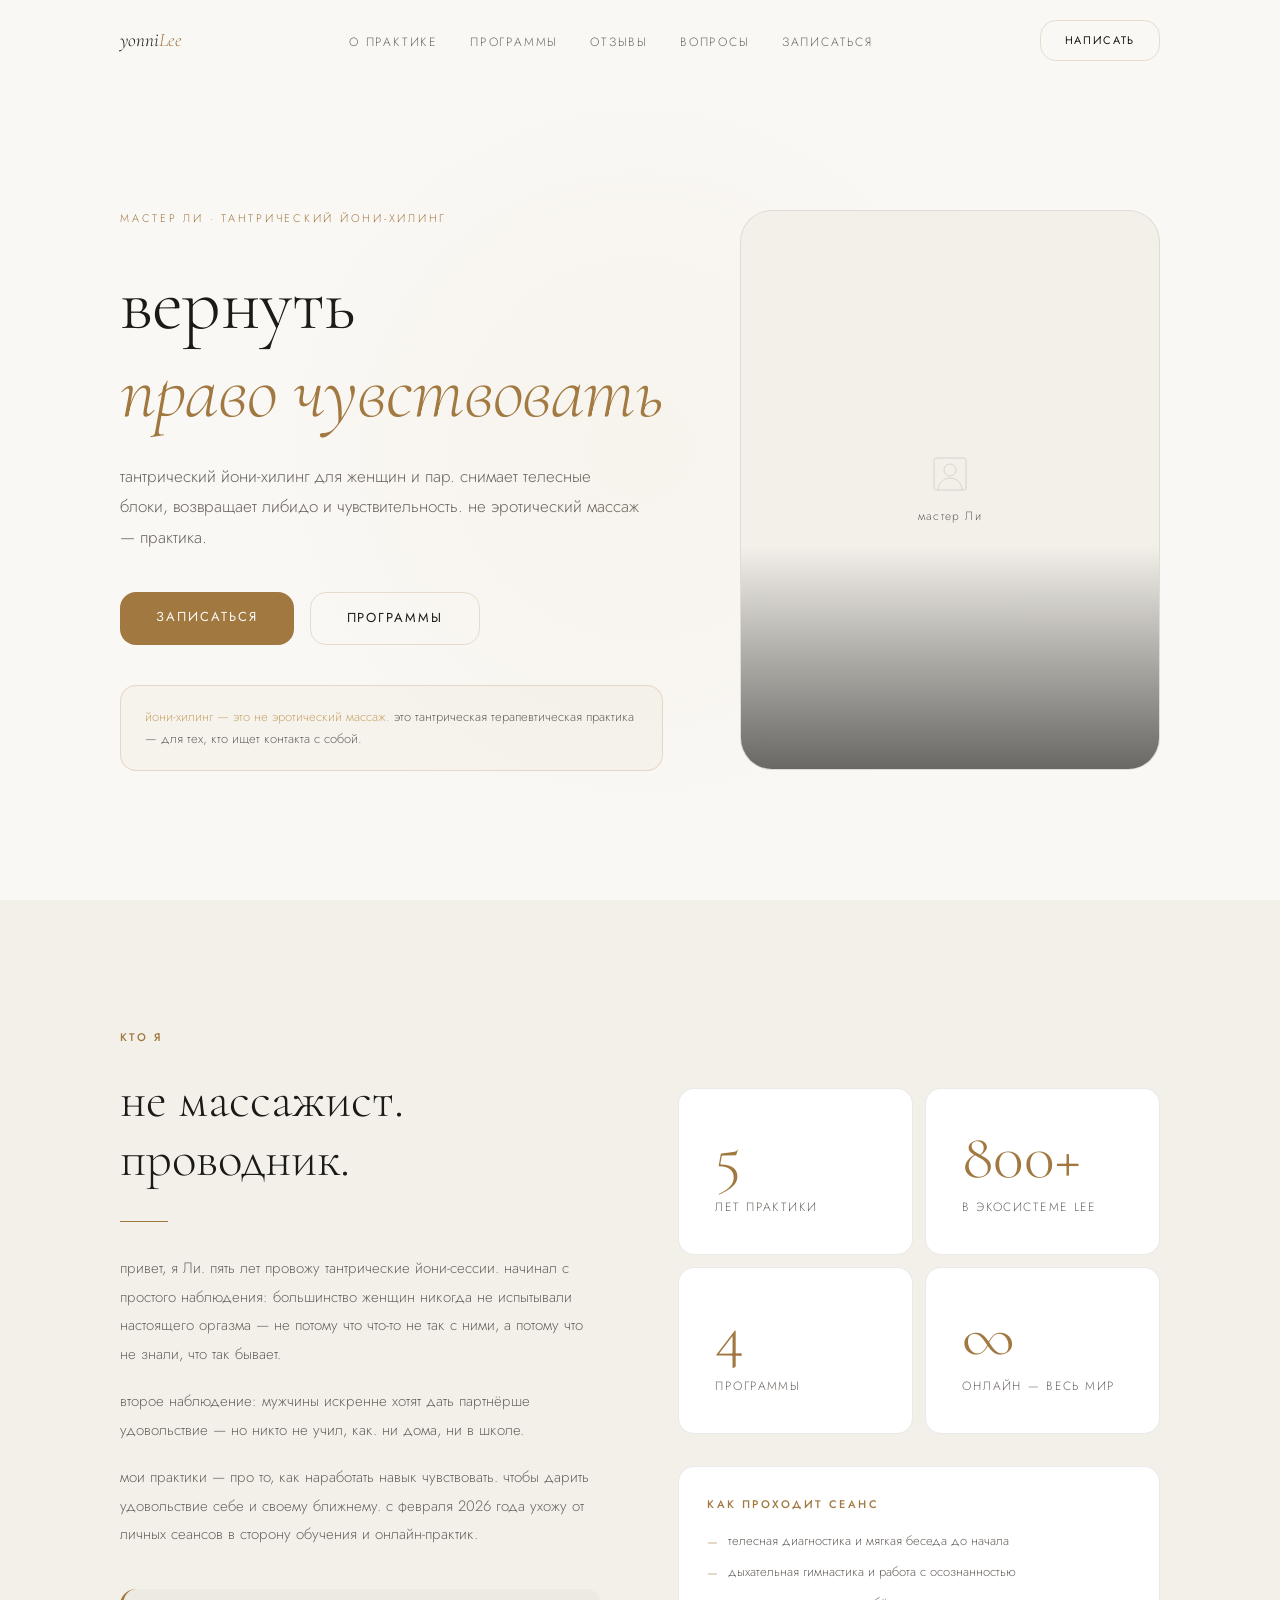
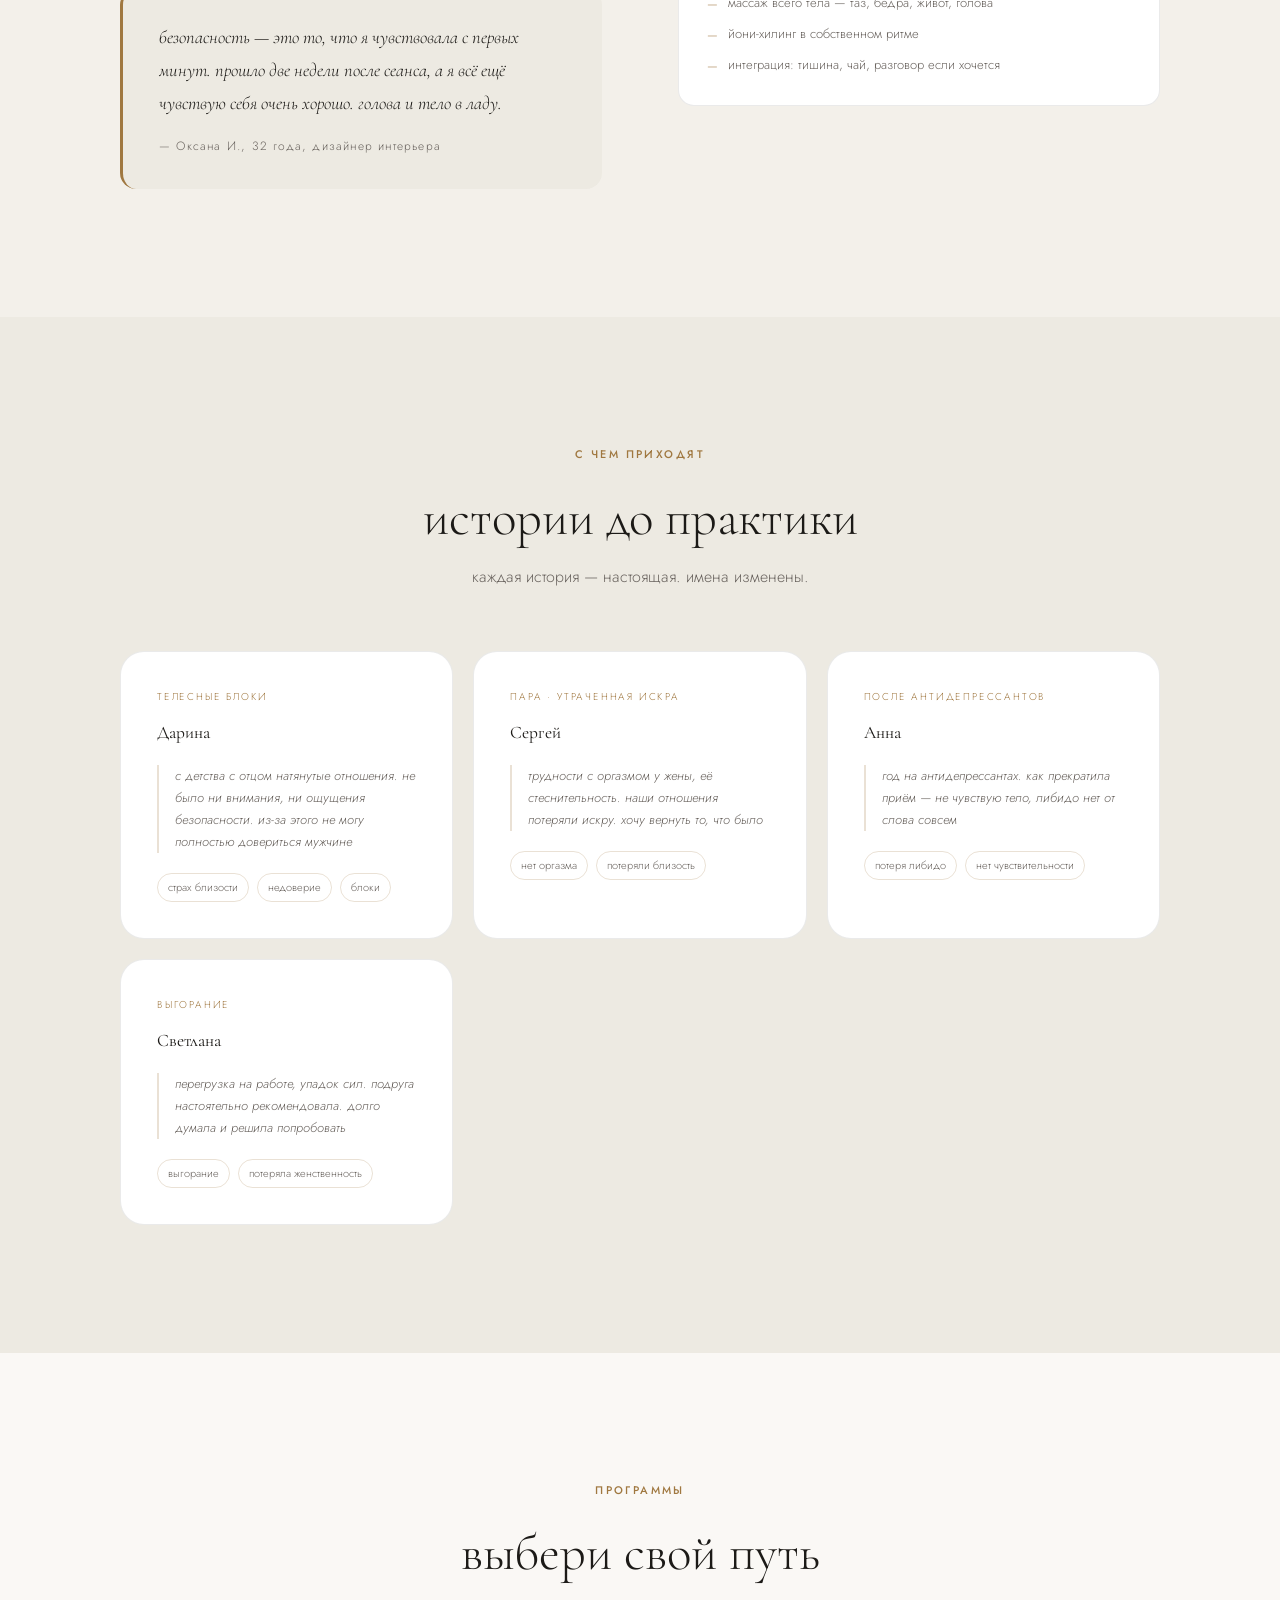
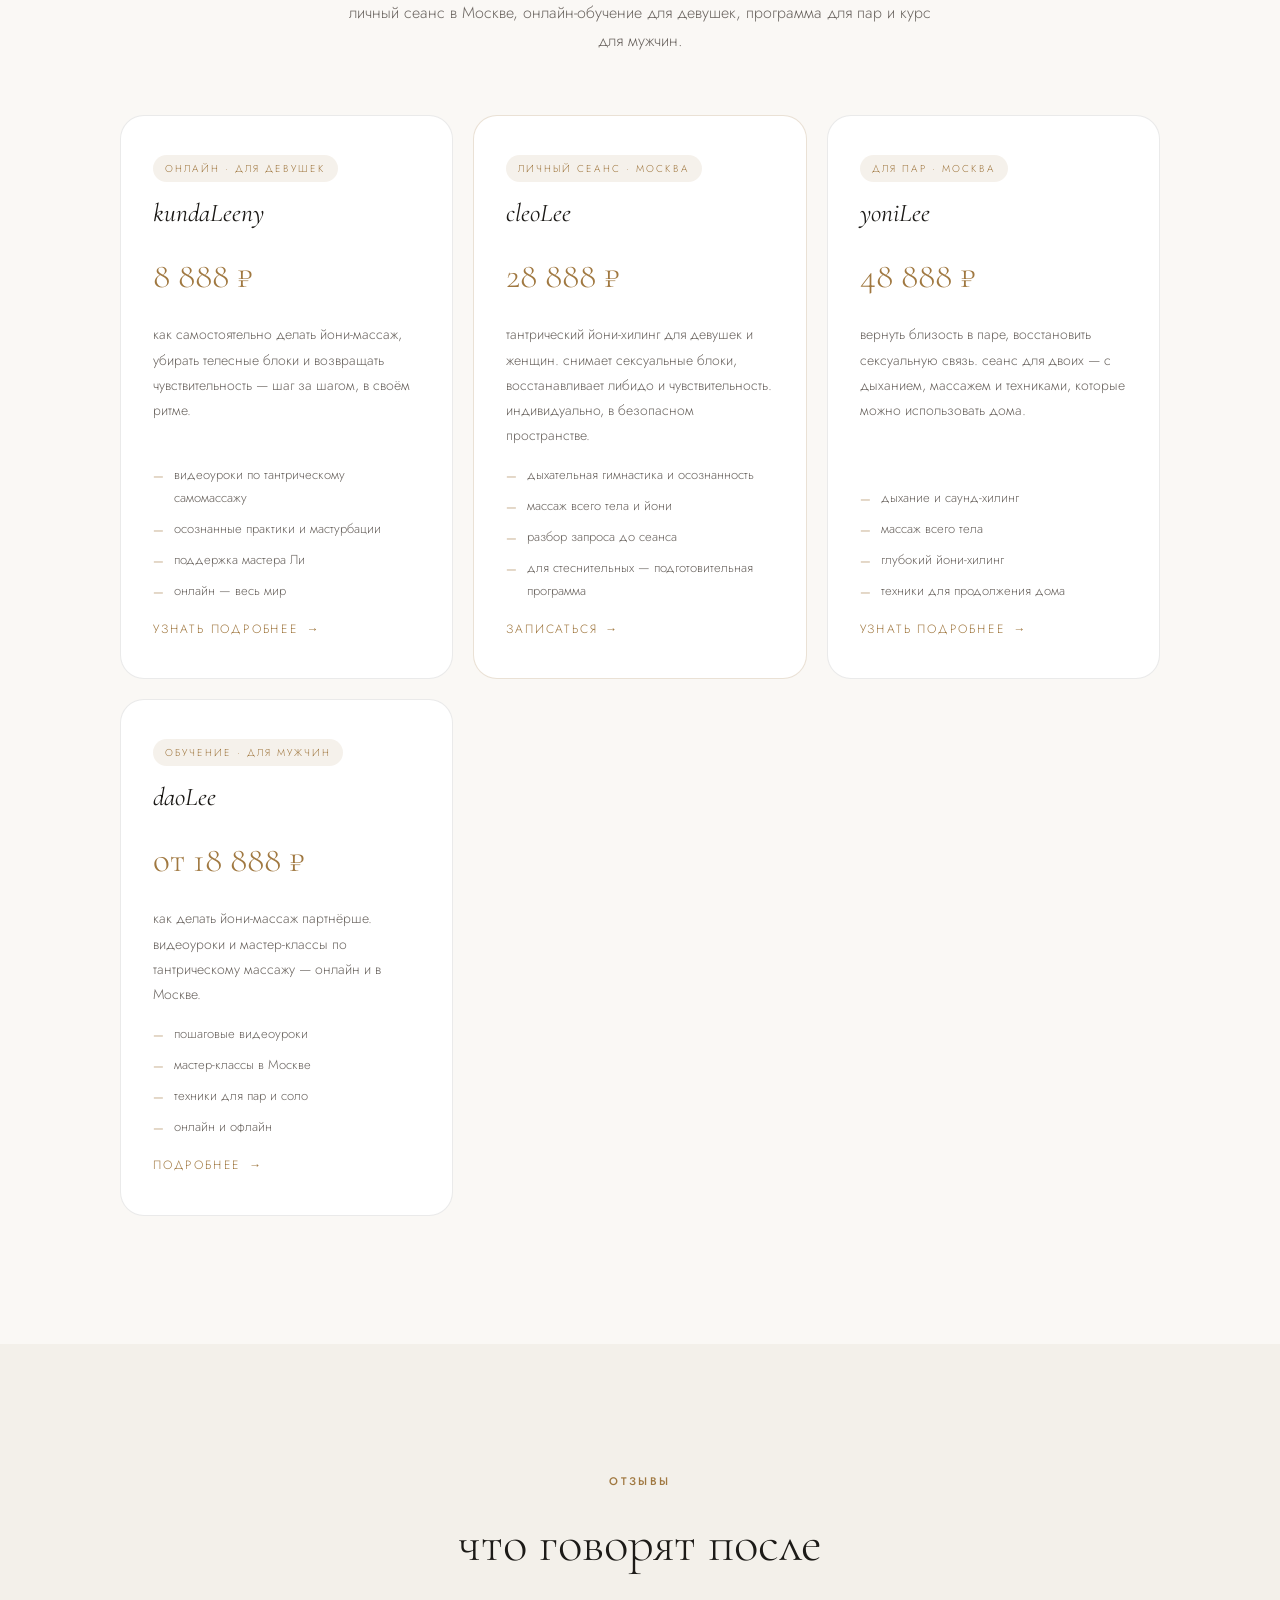
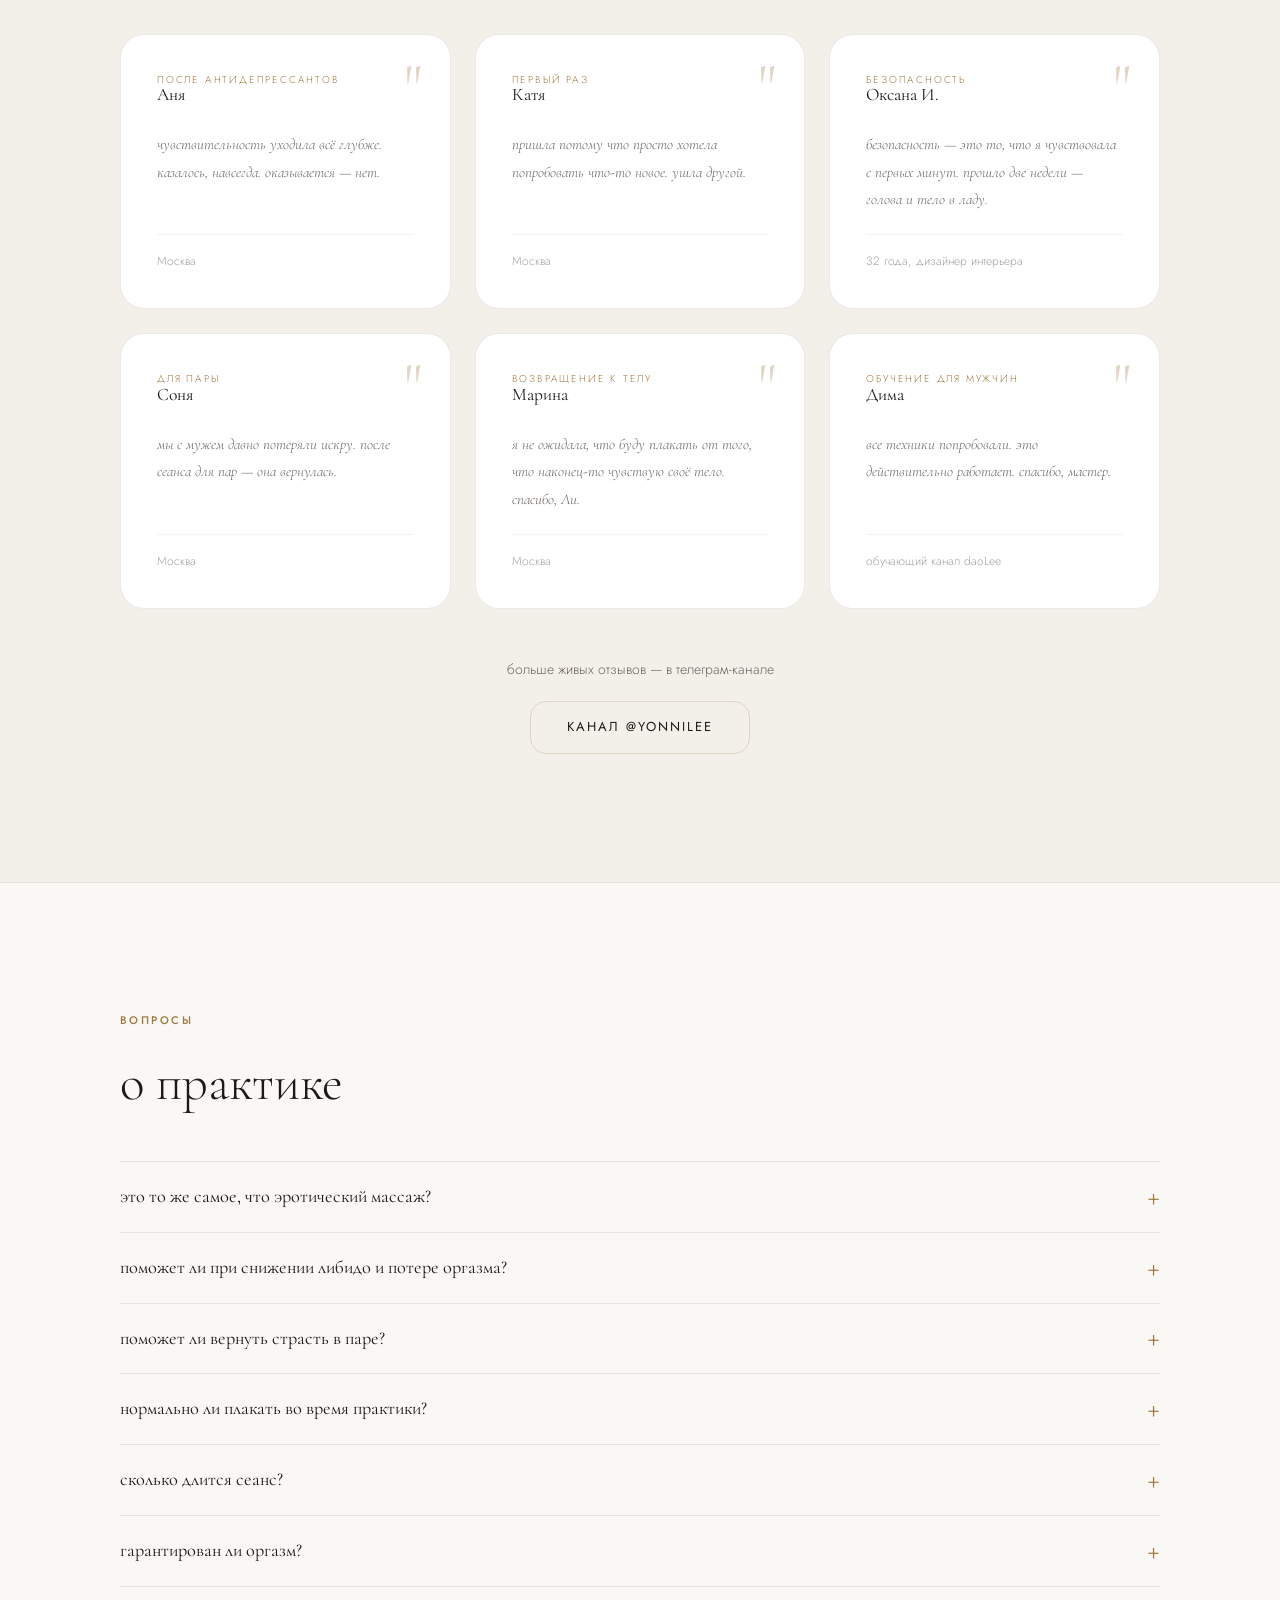
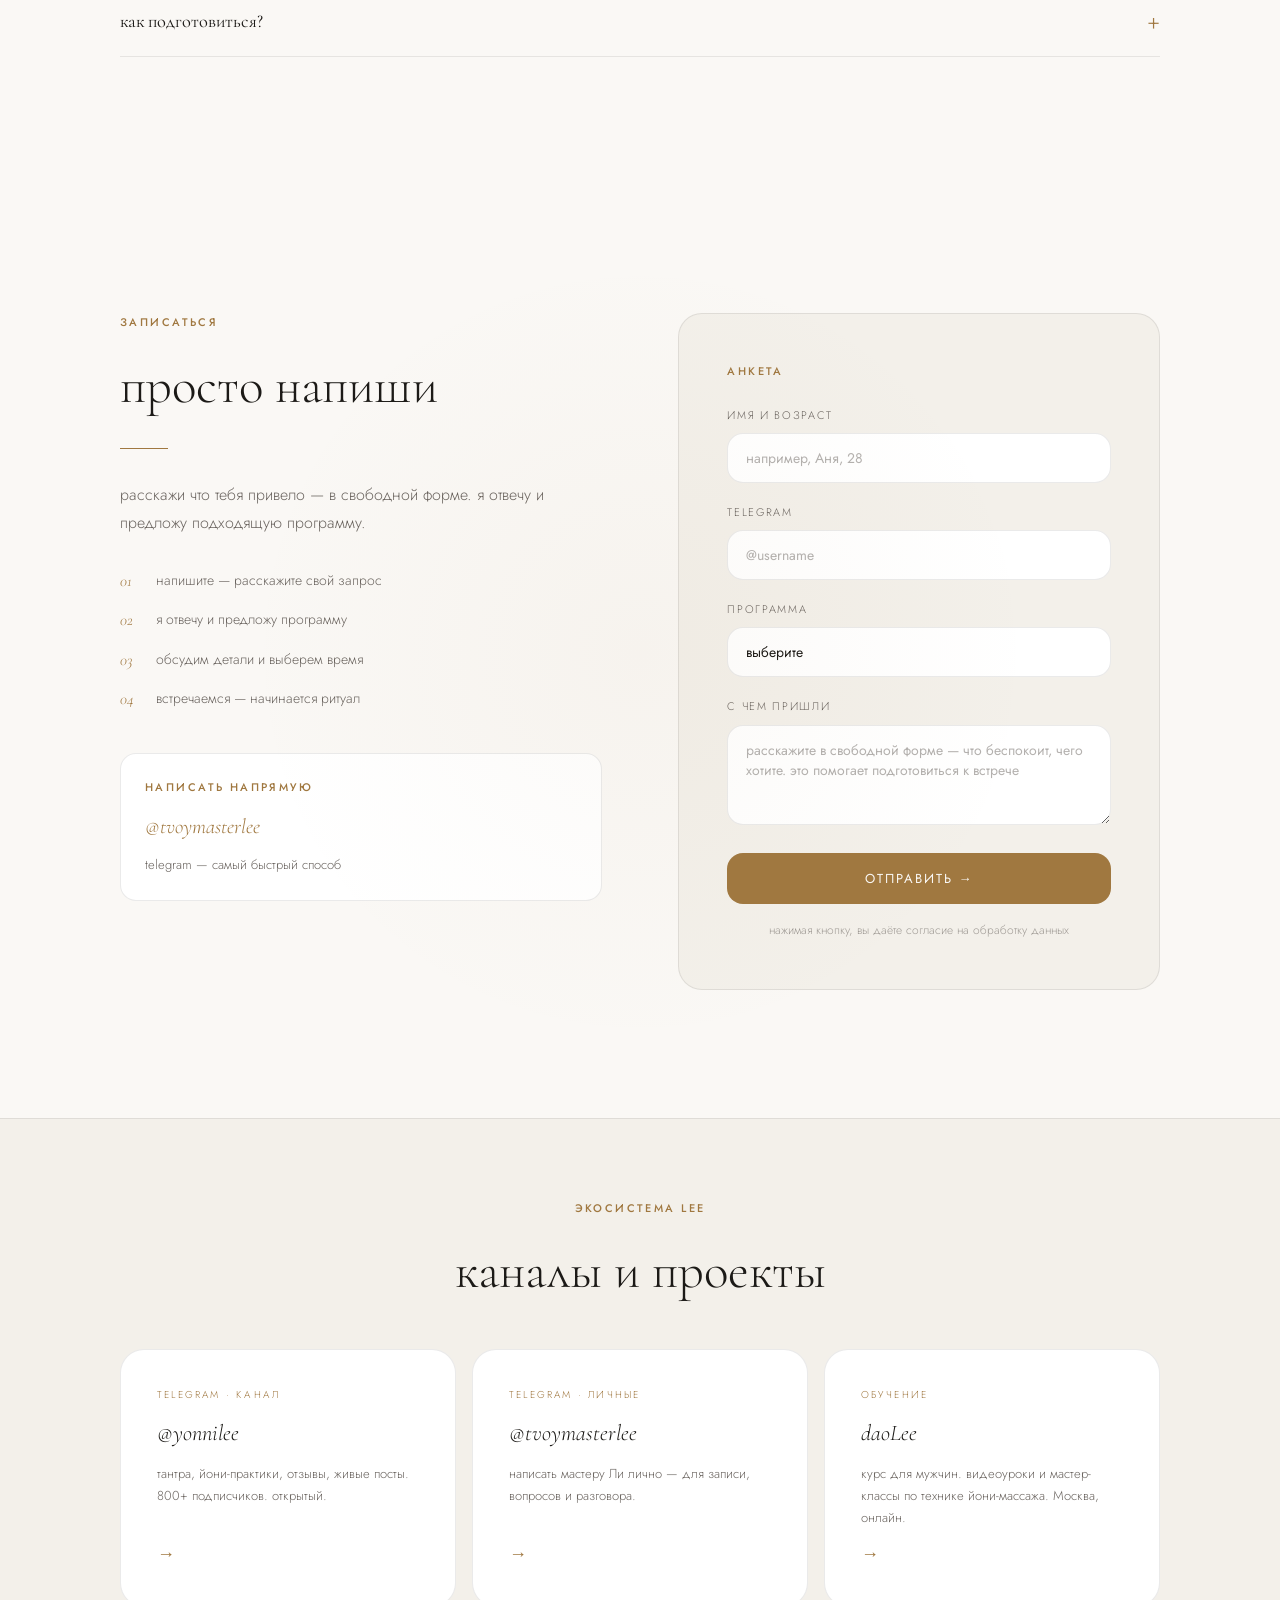
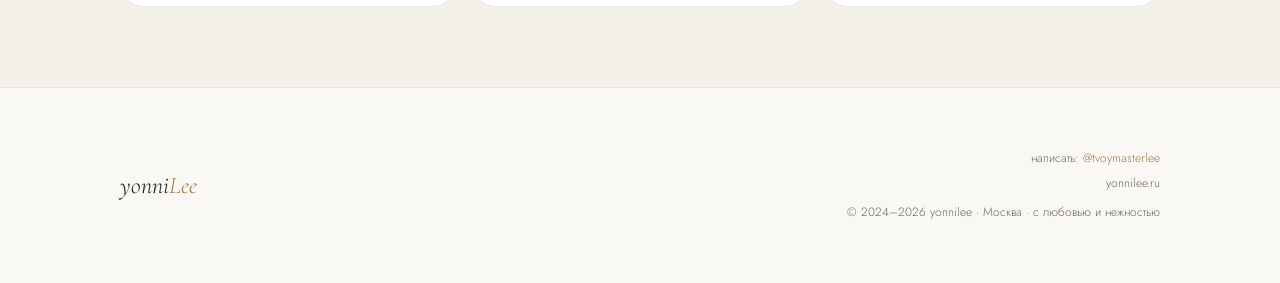
<file: yonnilee_landing_light.html>
<!DOCTYPE html>
<html lang="ru">
<head>
<meta charset="UTF-8">
<meta name="viewport" content="width=device-width, initial-scale=1.0">
<title>yonnilee · мастер Ли · тантрический йони-массаж</title>
<meta name="description" content="Йони-хилинг для женщин и пар в Москве. Возвращает чувствительность тела, снимает блоки, восстанавливает либидо. Мастер Ли — 5 лет практики. @tvoymasterlee">
<link rel="preconnect" href="https://fonts.googleapis.com">
<link href="https://fonts.googleapis.com/css2?family=Cormorant+Garamond:ital,wght@0,300;0,400;0,600;1,300;1,400&family=Jost:wght@300;400;500&display=swap" rel="stylesheet">
<style>
  *, *::before, *::after { box-sizing: border-box; margin: 0; padding: 0; }

  :root {
    --bg:      #faf8f5;
    --bg2:     #f3f0ea;
    --bg3:     #edeae2;
    --card:    #ffffff;
    --accent:  #a07840;
    --accent2: #c9a96e;
    --text:    #1c1a17;
    --muted:   #6b6560;
    --border:  rgba(160,120,64,0.22);
    --border2: rgba(28,26,23,0.09);
    --serif:   'Cormorant Garamond', Georgia, serif;
    --sans:    'Jost', sans-serif;
    --radius:  16px;
    --section-pad: clamp(80px, 10vw, 140px);
    --nav-scrolled-bg: rgba(250,248,245,0.92);
    --btn-primary-text: #faf8f5;
    --hero-glow: rgba(201,169,110,0.06);
  }

  html { scroll-behavior: smooth; }
  body { background:var(--bg); color:var(--text); font-family:var(--sans); font-weight:300; font-size:16px; line-height:1.75; overflow-x:hidden; }

  h1,h2,h3,h4 { font-family:var(--serif); font-weight:400; line-height:1.15; }
  h1 { font-size:clamp(2.8rem,6vw,5.5rem); font-weight:300; letter-spacing:-0.01em; }
  h2 { font-size:clamp(2rem,4vw,3.4rem); font-weight:300; }
  h3 { font-size:clamp(1.3rem,2.5vw,1.8rem); font-weight:300; }
  p  { color:var(--muted); font-size:clamp(14px,1.6vw,16px); }

  .container { max-width:1160px; margin:0 auto; padding:0 clamp(20px,5vw,60px); }
  .section   { padding:var(--section-pad) 0; }
  .section-label { font-family:var(--sans); font-size:11px; font-weight:500; letter-spacing:0.22em; text-transform:uppercase; color:var(--accent); margin-bottom:1.5rem; }
  .divider   { width:48px; height:1px; background:var(--accent); margin:2rem 0; }
  .divider.center { margin:2rem auto; }

  /* REVEAL */
  .reveal { opacity:0; transform:translateY(32px); transition:opacity 0.8s cubic-bezier(.16,1,.3,1), transform 0.8s cubic-bezier(.16,1,.3,1); }
  .reveal.visible { opacity:1; transform:none; }
  .reveal-delay-1 { transition-delay:0.1s; }
  .reveal-delay-2 { transition-delay:0.2s; }
  .reveal-delay-3 { transition-delay:0.3s; }
  .reveal-delay-4 { transition-delay:0.4s; }

  /* BUTTONS */
  .btn { display:inline-block; padding:14px 36px; font-family:var(--sans); font-size:13px; font-weight:400; letter-spacing:0.15em; text-transform:uppercase; text-decoration:none; cursor:pointer; border:none; transition:all 0.3s ease; border-radius:var(--radius); }
  .btn-primary { background:var(--accent); color:var(--btn-primary-text); }
  .btn-primary:hover { filter:brightness(1.12); }
  .btn-outline { background:transparent; color:var(--text); border:1px solid var(--border); }
  .btn-outline:hover { border-color:var(--accent); color:var(--accent); }

  /* NAV */
  nav { position:fixed; top:0; left:0; right:0; z-index:100; padding:20px 0; transition:background 0.4s ease, padding 0.4s ease; }
  nav.scrolled { background:var(--nav-scrolled-bg); backdrop-filter:blur(12px); padding:14px 0; border-bottom:1px solid var(--border2); }
  .nav-inner { display:flex; align-items:center; justify-content:space-between; }
  .nav-logo { font-family:var(--serif); font-size:1.2rem; font-style:italic; color:var(--text); text-decoration:none; }
  .nav-logo span { color:var(--accent); }
  .nav-links { display:flex; gap:32px; list-style:none; }
  .nav-links a { font-family:var(--sans); font-size:12px; letter-spacing:0.15em; text-transform:uppercase; color:var(--muted); text-decoration:none; transition:color 0.3s; }
  .nav-links a:hover { color:var(--accent); }
  @media(max-width:640px){ .nav-links{ display:none; } }

  /* HERO */
  #hero { min-height:100vh; display:flex; align-items:center; position:relative; overflow:hidden; padding-top:80px; }
  #hero::before { content:''; position:absolute; top:50%; left:50%; transform:translate(-50%,-50%); width:900px; height:900px; background:radial-gradient(circle, var(--hero-glow) 0%, transparent 65%); pointer-events:none; }
  .hero-grid { display:grid; grid-template-columns:1fr 420px; gap:clamp(40px,6vw,100px); align-items:center; width:100%; }
  @media(max-width:900px){ .hero-grid{ grid-template-columns:1fr; } }
  .hero-eyebrow { font-family:var(--sans); font-size:11px; letter-spacing:0.25em; text-transform:uppercase; color:var(--accent); margin-bottom:2rem; }
  .hero-title { color:var(--text); margin-bottom:1.5rem; }
  .hero-title em { color:var(--accent); font-style:italic; }
  .hero-sub { font-size:clamp(15px,1.8vw,17px); color:var(--muted); line-height:1.8; max-width:520px; margin-bottom:2.5rem; }
  .hero-cta { display:flex; gap:16px; flex-wrap:wrap; }
  .hero-img-frame { background:var(--bg2); border:1px solid var(--border2); border-radius:calc(var(--radius)*2); overflow:hidden; aspect-ratio:3/4; display:flex; align-items:center; justify-content:center; position:relative; }
  .hero-img-frame::after { content:''; position:absolute; inset:0; background:linear-gradient(180deg, transparent 60%, rgba(14,13,11,0.6) 100%); }
  .hero-img-placeholder { display:flex; flex-direction:column; align-items:center; gap:12px; color:var(--muted); font-size:12px; letter-spacing:0.1em; }
  .hero-note { margin-top:2.5rem; padding:20px 24px; border:1px solid var(--border); border-radius:var(--radius); background:rgba(160,120,64,0.04); }
  .hero-note p { font-size:13px; color:var(--muted); line-height:1.7; }
  .hero-note em { color:var(--accent2); font-style:normal; }

  /* ABOUT */
  #about { background:var(--bg2); }
  .about-grid { display:grid; grid-template-columns:1fr 1fr; gap:clamp(40px,6vw,100px); align-items:start; }
  @media(max-width:768px){ .about-grid{ grid-template-columns:1fr; } }
  .about-text h2 { color:var(--text); margin-bottom:1.5rem; }
  .about-text p { margin-bottom:1.2rem; font-size:15px; line-height:1.9; }
  .stats-grid { display:grid; grid-template-columns:1fr 1fr; gap:12px; margin-top:clamp(40px,5vw,60px); }
  .stat-item { background:var(--card); border:1px solid var(--border2); border-radius:var(--radius); padding:clamp(24px,3vw,36px); }
  .stat-num { font-family:var(--serif); font-size:clamp(2.5rem,5vw,4rem); font-weight:300; color:var(--accent); line-height:1; margin-bottom:8px; }
  .stat-label { font-family:var(--sans); font-size:12px; letter-spacing:0.12em; text-transform:uppercase; color:var(--muted); }
  .quote-block { background:var(--bg3); border-left:3px solid var(--accent); border-radius:var(--radius); padding:32px 36px; margin-top:40px; }
  .quote-block p { font-family:var(--serif); font-style:italic; font-size:clamp(1rem,1.8vw,1.15rem); color:var(--text); line-height:1.8; margin:0; }
  .quote-source { display:block; margin-top:16px; font-family:var(--sans); font-size:12px; letter-spacing:0.1em; color:var(--muted); }
  .features-box { margin-top:32px; padding:28px; border:1px solid var(--border2); border-radius:var(--radius); background:var(--card); }
  .feature-list { list-style:none; display:flex; flex-direction:column; gap:8px; }
  .feature-list li { font-size:13px; color:var(--muted); display:flex; align-items:flex-start; gap:10px; }
  .feature-list li::before { content:'—'; color:var(--accent); flex-shrink:0; font-size:12px; margin-top:2px; }

  /* PROGRAMS */
  #programs { background:var(--bg); }
  .programs-header { text-align:center; max-width:600px; margin:0 auto 60px; }
  .programs-header h2 { color:var(--text); margin-bottom:1rem; }
  .programs-grid { display:grid; grid-template-columns:repeat(auto-fit,minmax(260px,1fr)); gap:20px; }
  .program-card { background:var(--card); border:1px solid var(--border2); border-radius:calc(var(--radius)*1.5); padding:clamp(28px,3vw,44px) clamp(24px,2.5vw,36px); display:flex; flex-direction:column; gap:16px; transition:box-shadow 0.3s ease, transform 0.3s ease; position:relative; overflow:hidden; }
  .program-card::before { content:''; position:absolute; top:0; left:0; right:0; height:3px; background:var(--accent); transform:scaleX(0); transform-origin:left; transition:transform 0.4s ease; border-radius:calc(var(--radius)*1.5) calc(var(--radius)*1.5) 0 0; }
  .program-card:hover { box-shadow:0 8px 40px rgba(160,120,64,0.13); transform:translateY(-3px); }
  .program-card:hover::before { transform:scaleX(1); }
  .program-tag { font-family:var(--sans); font-size:10px; letter-spacing:0.2em; text-transform:uppercase; color:var(--accent); background:rgba(160,120,64,0.1); border-radius:100px; display:inline-block; padding:5px 12px; align-self:flex-start; }
  .program-name { font-family:var(--serif); font-size:clamp(1.3rem,2.2vw,1.6rem); font-weight:400; color:var(--text); font-style:italic; line-height:1.2; }
  .program-price { font-family:var(--serif); font-size:clamp(1.6rem,2.8vw,2.2rem); font-weight:300; color:var(--accent); }
  .program-desc { font-size:14px; line-height:1.8; color:var(--muted); flex:1; }
  .program-link { font-family:var(--sans); font-size:12px; letter-spacing:0.15em; text-transform:uppercase; color:var(--accent); text-decoration:none; display:flex; align-items:center; gap:8px; margin-top:auto; transition:gap 0.3s; }
  .program-link::after { content:'→'; }
  .program-link:hover { gap:14px; }

  /* REVIEWS */
  #reviews { background:var(--bg2); }
  .reviews-grid { display:grid; grid-template-columns:repeat(auto-fit,minmax(300px,1fr)); gap:clamp(16px,2vw,24px); }
  .review-card { background:var(--card); border:1px solid var(--border2); border-radius:calc(var(--radius)*1.5); padding:clamp(24px,3vw,36px); display:flex; flex-direction:column; gap:20px; position:relative; transition:box-shadow 0.3s, border-color 0.3s; }
  .review-card:hover { border-color:var(--border); box-shadow:0 6px 32px rgba(160,120,64,0.09); }
  .review-quote-mark { font-family:var(--serif); font-size:4rem; color:var(--accent); opacity:0.3; line-height:1; position:absolute; top:20px; right:28px; }
  .review-problem { font-family:var(--sans); font-size:10px; letter-spacing:0.18em; text-transform:uppercase; color:var(--accent); margin-bottom:-8px; }
  .review-name { font-family:var(--serif); font-size:1.1rem; color:var(--text); font-weight:400; }
  .review-text { font-family:var(--serif); font-style:italic; font-size:clamp(14px,1.5vw,15px); color:var(--muted); line-height:1.85; flex:1; }
  .review-meta { font-size:12px; color:var(--muted); opacity:0.6; padding-top:16px; border-top:1px solid var(--border2); }

  /* FAQ */
  #faq { background:var(--bg); border-top:1px solid var(--border2); }
  .faq-list { display:flex; flex-direction:column; border-top:1px solid var(--border2); }
  .faq-item { border-bottom:1px solid var(--border2); }
  .faq-question { width:100%; background:none; border:none; padding:22px 0; display:flex; justify-content:space-between; align-items:center; cursor:pointer; gap:20px; text-align:left; }
  .faq-q-text { font-family:var(--serif); font-size:clamp(1rem,1.8vw,1.15rem); color:var(--text); font-weight:400; line-height:1.4; }
  .faq-icon { color:var(--accent); font-size:1.4rem; flex-shrink:0; transition:transform 0.3s; font-weight:300; font-family:var(--sans); line-height:1; }
  .faq-item.open .faq-icon { transform:rotate(45deg); }
  .faq-answer { overflow:hidden; max-height:0; transition:max-height 0.4s cubic-bezier(.16,1,.3,1); }
  .faq-item.open .faq-answer { max-height:400px; }
  .faq-answer-inner { padding:0 0 22px; font-size:14px; color:var(--muted); line-height:1.85; max-width:700px; }

  /* CONTACT */
  #contact { background:var(--bg); position:relative; overflow:hidden; }
  #contact::before { content:''; position:absolute; top:50%; left:50%; transform:translate(-50%,-50%); width:800px; height:800px; background:radial-gradient(circle, rgba(160,120,64,0.04) 0%, transparent 70%); pointer-events:none; }
  .contact-inner { display:grid; grid-template-columns:1fr 1fr; gap:clamp(40px,6vw,100px); align-items:start; }
  @media(max-width:768px){ .contact-inner{ grid-template-columns:1fr; } }
  .contact-perks { list-style:none; display:flex; flex-direction:column; gap:14px; margin-top:32px; }
  .contact-perks li { display:flex; align-items:flex-start; gap:16px; font-size:14px; color:var(--muted); line-height:1.6; }
  .perk-num { font-family:var(--serif); font-size:1rem; color:var(--accent); flex-shrink:0; width:20px; font-style:italic; }
  .contact-direct { margin-top:40px; padding:24px; border:1px solid var(--border2); border-radius:var(--radius); background:var(--card); }
  .contact-form-wrap { background:var(--bg2); border:1px solid var(--border2); border-radius:calc(var(--radius)*1.5); padding:clamp(28px,4vw,48px); }
  .form-group { display:flex; flex-direction:column; gap:8px; margin-bottom:20px; }
  .form-label { font-family:var(--sans); font-size:11px; letter-spacing:0.15em; text-transform:uppercase; color:var(--muted); }
  .form-input { background:var(--card); border:1px solid var(--border2); color:var(--text); font-family:var(--sans); font-size:14px; padding:14px 18px; outline:none; transition:border-color 0.3s, box-shadow 0.3s; border-radius:var(--radius); width:100%; appearance:none; }
  .form-input:focus { border-color:var(--accent); box-shadow:0 0 0 3px rgba(160,120,64,0.1); }
  .form-input::placeholder { color:var(--muted); opacity:0.5; }
  textarea.form-input { resize:vertical; min-height:100px; }
  .form-submit { width:100%; margin-top:8px; font-size:13px; padding:16px; }
  .form-note { margin-top:16px; font-size:12px; color:var(--muted); opacity:0.6; text-align:center; }

  /* SOCIALS */
  #socials { background:var(--bg2); border-top:1px solid var(--border2); }
  .socials-grid { display:grid; grid-template-columns:repeat(auto-fit,minmax(240px,1fr)); gap:16px; }
  .social-card { background:var(--card); border:1px solid var(--border2); border-radius:calc(var(--radius)*1.5); padding:clamp(24px,3vw,36px); display:flex; flex-direction:column; gap:10px; text-decoration:none; transition:box-shadow 0.3s, border-color 0.3s, transform 0.3s; }
  .social-card:hover { box-shadow:0 6px 32px rgba(160,120,64,0.10); border-color:var(--border); transform:translateY(-2px); }
  .social-platform { font-family:var(--sans); font-size:10px; letter-spacing:0.22em; text-transform:uppercase; color:var(--accent); }
  .social-handle { font-family:var(--serif); font-size:1.4rem; font-style:italic; color:var(--text); }
  .social-desc { font-size:13px; color:var(--muted); line-height:1.7; }
  .social-arrow { color:var(--accent); margin-top:auto; font-size:18px; }

  /* FOOTER */
  footer { background:var(--bg); border-top:1px solid var(--border2); padding:clamp(40px,5vw,60px) 0; }
  .footer-inner { display:flex; align-items:center; justify-content:space-between; flex-wrap:wrap; gap:20px; }
  .footer-logo { font-family:var(--serif); font-size:1.5rem; font-style:italic; font-weight:300; color:var(--text); }
  .footer-logo span { color:var(--accent); }
  .footer-meta { font-size:12px; color:var(--muted); display:flex; flex-direction:column; align-items:flex-end; gap:4px; }
  @media(max-width:600px){ .footer-meta{ align-items:flex-start; } }
  .footer-contact a { color:var(--accent); text-decoration:none; }

  /* CASES STRIP */
  .cases-grid { display:grid; grid-template-columns:repeat(auto-fit,minmax(260px,1fr)); gap:20px; margin-top:0; }
  .case-card { background:var(--card); border:1px solid var(--border2); border-radius:calc(var(--radius)*1.5); padding:clamp(24px,3vw,36px); display:flex; flex-direction:column; gap:12px; }
  .case-tag { font-family:var(--sans); font-size:10px; letter-spacing:0.18em; text-transform:uppercase; color:var(--accent); }
  .case-name { font-family:var(--serif); font-size:1.1rem; color:var(--text); font-weight:400; }
  .case-request { font-size:13px; color:var(--muted); font-style:italic; line-height:1.7; border-left:2px solid var(--border); padding-left:16px; margin:4px 0; }
  .case-tags { display:flex; gap:8px; flex-wrap:wrap; margin-top:4px; }
  .case-pill { font-size:11px; padding:4px 10px; border:1px solid var(--border); border-radius:100px; color:var(--muted); }
</style>
</head>
<body>

<!-- NAV -->
<nav id="navbar">
  <div class="container">
    <div class="nav-inner">
      <a href="#hero" class="nav-logo">yonni<span>Lee</span></a>
      <ul class="nav-links">
        <li><a href="#about">о практике</a></li>
        <li><a href="#programs">программы</a></li>
        <li><a href="#reviews">отзывы</a></li>
        <li><a href="#faq">вопросы</a></li>
        <li><a href="#contact">записаться</a></li>
      </ul>
      <a href="#contact" class="btn btn-outline nav-cta" style="padding:10px 24px;font-size:11px;">написать</a>
    </div>
  </div>
</nav>

<!-- HERO -->
<section id="hero">
  <div class="container">
    <div class="hero-grid">
      <div class="hero-text">
        <div class="hero-eyebrow reveal">мастер Ли · тантрический йони-хилинг</div>
        <h1 class="hero-title reveal reveal-delay-1">вернуть<br><em>право чувствовать</em></h1>
        <p class="hero-sub reveal reveal-delay-2">тантрический йони-хилинг для женщин и пар. снимает телесные блоки, возвращает либидо и чувствительность. не эротический массаж — практика.</p>
        <div class="hero-cta reveal reveal-delay-3">
          <a href="#contact" class="btn btn-primary">записаться</a>
          <a href="#programs" class="btn btn-outline">программы</a>
        </div>
        <div class="hero-note reveal reveal-delay-4">
          <p><em>йони-хилинг — это не эротический массаж.</em> это тантрическая терапевтическая практика — для тех, кто ищет контакта с собой.</p>
        </div>
      </div>
      <div class="hero-img-col reveal reveal-delay-2">
        <div class="hero-img-frame">
          <div class="hero-img-placeholder">
            <svg width="40" height="40" viewBox="0 0 40 40" fill="none" style="opacity:0.2">
              <rect x="4" y="4" width="32" height="32" rx="2" stroke="currentColor" stroke-width="1"/>
              <circle cx="20" cy="16" r="6" stroke="currentColor" stroke-width="1"/>
              <path d="M8 36c0-6.627 5.373-12 12-12s12 5.373 12 12" stroke="currentColor" stroke-width="1"/>
            </svg>
            <span>мастер Ли</span>
          </div>
        </div>
      </div>
    </div>
  </div>
</section>

<!-- ABOUT -->
<section id="about" class="section">
  <div class="container">
    <div class="about-grid">
      <div class="about-text reveal">
        <div class="section-label">кто я</div>
        <h2>не массажист.<br>проводник.</h2>
        <div class="divider"></div>
        <p>привет, я Ли. пять лет провожу тантрические йони-сессии. начинал с простого наблюдения: большинство женщин никогда не испытывали настоящего оргазма — не потому что что-то не так с ними, а потому что не знали, что так бывает.</p>
        <p>второе наблюдение: мужчины искренне хотят дать партнёрше удовольствие — но никто не учил, как. ни дома, ни в школе.</p>
        <p>мои практики — про то, как наработать навык чувствовать. чтобы дарить удовольствие себе и своему ближнему. с февраля 2026 года ухожу от личных сеансов в сторону обучения и онлайн-практик.</p>
        <div class="quote-block">
          <p>безопасность — это то, что я чувствовала с первых минут. прошло две недели после сеанса, а я всё ещё чувствую себя очень хорошо. голова и тело в ладу.</p>
          <span class="quote-source">— Оксана И., 32 года, дизайнер интерьера</span>
        </div>
      </div>
      <div class="about-right reveal reveal-delay-1">
        <div class="stats-grid">
          <div class="stat-item"><div class="stat-num">5</div><div class="stat-label">лет практики</div></div>
          <div class="stat-item"><div class="stat-num">800+</div><div class="stat-label">в экосистеме Lee</div></div>
          <div class="stat-item"><div class="stat-num">4</div><div class="stat-label">программы</div></div>
          <div class="stat-item"><div class="stat-num">∞</div><div class="stat-label">онлайн — весь мир</div></div>
        </div>
        <div class="features-box">
          <div class="section-label" style="margin-bottom:16px;">как проходит сеанс</div>
          <ul class="feature-list">
            <li>телесная диагностика и мягкая беседа до начала</li>
            <li>дыхательная гимнастика и работа с осознанностью</li>
            <li>массаж всего тела — таз, бёдра, живот, голова</li>
            <li>йони-хилинг в собственном ритме</li>
            <li>интеграция: тишина, чай, разговор если хочется</li>
          </ul>
        </div>
      </div>
    </div>
  </div>
</section>

<!-- CASES -->
<section id="cases" class="section" style="background:var(--bg3);">
  <div class="container">
    <div class="programs-header reveal">
      <div class="section-label">с чем приходят</div>
      <h2>истории до практики</h2>
      <p style="margin-top:12px;">каждая история — настоящая. имена изменены.</p>
    </div>
    <div class="cases-grid">
      <div class="case-card reveal">
        <div class="case-tag">телесные блоки</div>
        <div class="case-name">Дарина</div>
        <div class="case-request">с детства с отцом натянутые отношения. не было ни внимания, ни ощущения безопасности. из-за этого не могу полностью довериться мужчине</div>
        <div class="case-tags">
          <span class="case-pill">страх близости</span>
          <span class="case-pill">недоверие</span>
          <span class="case-pill">блоки</span>
        </div>
      </div>
      <div class="case-card reveal reveal-delay-1">
        <div class="case-tag">пара · утраченная искра</div>
        <div class="case-name">Сергей</div>
        <div class="case-request">трудности с оргазмом у жены, её стеснительность. наши отношения потеряли искру. хочу вернуть то, что было</div>
        <div class="case-tags">
          <span class="case-pill">нет оргазма</span>
          <span class="case-pill">потеряли близость</span>
        </div>
      </div>
      <div class="case-card reveal reveal-delay-2">
        <div class="case-tag">после антидепрессантов</div>
        <div class="case-name">Анна</div>
        <div class="case-request">год на антидепрессантах. как прекратила приём — не чувствую тело, либидо нет от слова совсем</div>
        <div class="case-tags">
          <span class="case-pill">потеря либидо</span>
          <span class="case-pill">нет чувствительности</span>
        </div>
      </div>
      <div class="case-card reveal reveal-delay-3">
        <div class="case-tag">выгорание</div>
        <div class="case-name">Светлана</div>
        <div class="case-request">перегрузка на работе, упадок сил. подруга настоятельно рекомендовала. долго думала и решила попробовать</div>
        <div class="case-tags">
          <span class="case-pill">выгорание</span>
          <span class="case-pill">потеряла женственность</span>
        </div>
      </div>
    </div>
  </div>
</section>

<!-- PROGRAMS -->
<section id="programs" class="section">
  <div class="container">
    <div class="programs-header reveal">
      <div class="section-label">программы</div>
      <h2>выбери свой путь</h2>
      <p style="margin-top:12px;">личный сеанс в Москве, онлайн-обучение для девушек, программа для пар и курс для мужчин.</p>
    </div>
    <div class="programs-grid">

      <div class="program-card reveal">
        <div class="program-tag">онлайн · для девушек</div>
        <div class="program-name">kundaLeeny</div>
        <div class="program-price">8 888 ₽</div>
        <p class="program-desc">как самостоятельно делать йони-массаж, убирать телесные блоки и возвращать чувствительность — шаг за шагом, в своём ритме.</p>
        <ul class="feature-list">
          <li>видеоуроки по тантрическому самомассажу</li>
          <li>осознанные практики и мастурбации</li>
          <li>поддержка мастера Ли</li>
          <li>онлайн — весь мир</li>
        </ul>
        <a href="https://t.me/tvoymasterlee" class="program-link" target="_blank">узнать подробнее</a>
      </div>

      <div class="program-card reveal reveal-delay-1" style="border-color:var(--border);">
        <div class="program-tag">личный сеанс · Москва</div>
        <div class="program-name">cleoLee</div>
        <div class="program-price">28 888 ₽</div>
        <p class="program-desc">тантрический йони-хилинг для девушек и женщин. снимает сексуальные блоки, восстанавливает либидо и чувствительность. индивидуально, в безопасном пространстве.</p>
        <ul class="feature-list">
          <li>дыхательная гимнастика и осознанность</li>
          <li>массаж всего тела и йони</li>
          <li>разбор запроса до сеанса</li>
          <li>для стеснительных — подготовительная программа</li>
        </ul>
        <a href="https://t.me/tvoymasterlee" class="program-link" target="_blank">записаться</a>
      </div>

      <div class="program-card reveal reveal-delay-2">
        <div class="program-tag">для пар · Москва</div>
        <div class="program-name">yoniLee</div>
        <div class="program-price">48 888 ₽</div>
        <p class="program-desc">вернуть близость в паре, восстановить сексуальную связь. сеанс для двоих — с дыханием, массажем и техниками, которые можно использовать дома.</p>
        <ul class="feature-list">
          <li>дыхание и саунд-хилинг</li>
          <li>массаж всего тела</li>
          <li>глубокий йони-хилинг</li>
          <li>техники для продолжения дома</li>
        </ul>
        <a href="https://t.me/tvoymasterlee" class="program-link" target="_blank">узнать подробнее</a>
      </div>

      <div class="program-card reveal reveal-delay-3">
        <div class="program-tag">обучение · для мужчин</div>
        <div class="program-name">daoLee</div>
        <div class="program-price">от 18 888 ₽</div>
        <p class="program-desc">как делать йони-массаж партнёрше. видеоуроки и мастер-классы по тантрическому массажу — онлайн и в Москве.</p>
        <ul class="feature-list">
          <li>пошаговые видеоуроки</li>
          <li>мастер-классы в Москве</li>
          <li>техники для пар и соло</li>
          <li>онлайн и офлайн</li>
        </ul>
        <a href="https://t.me/tvoymasterlee" class="program-link" target="_blank">подробнее</a>
      </div>

    </div>
  </div>
</section>

<!-- REVIEWS -->
<section id="reviews" class="section">
  <div class="container">
    <div class="programs-header reveal">
      <div class="section-label">отзывы</div>
      <h2>что говорят после</h2>
    </div>
    <div class="reviews-grid">

      <div class="review-card reveal">
        <div class="review-quote-mark">"</div>
        <div><div class="review-problem">после антидепрессантов</div><div class="review-name">Аня</div></div>
        <div class="review-text">чувствительность уходила всё глубже. казалось, навсегда. оказывается — нет.</div>
        <div class="review-meta">Москва</div>
      </div>

      <div class="review-card reveal reveal-delay-1">
        <div class="review-quote-mark">"</div>
        <div><div class="review-problem">первый раз</div><div class="review-name">Катя</div></div>
        <div class="review-text">пришла потому что просто хотела попробовать что-то новое. ушла другой.</div>
        <div class="review-meta">Москва</div>
      </div>

      <div class="review-card reveal reveal-delay-2">
        <div class="review-quote-mark">"</div>
        <div><div class="review-problem">безопасность</div><div class="review-name">Оксана И.</div></div>
        <div class="review-text">безопасность — это то, что я чувствовала с первых минут. прошло две недели — голова и тело в ладу.</div>
        <div class="review-meta">32 года, дизайнер интерьера</div>
      </div>

      <div class="review-card reveal reveal-delay-1">
        <div class="review-quote-mark">"</div>
        <div><div class="review-problem">для пары</div><div class="review-name">Соня</div></div>
        <div class="review-text">мы с мужем давно потеряли искру. после сеанса для пар — она вернулась.</div>
        <div class="review-meta">Москва</div>
      </div>

      <div class="review-card reveal reveal-delay-2">
        <div class="review-quote-mark">"</div>
        <div><div class="review-problem">возвращение к телу</div><div class="review-name">Марина</div></div>
        <div class="review-text">я не ожидала, что буду плакать от того, что наконец-то чувствую своё тело. спасибо, Ли.</div>
        <div class="review-meta">Москва</div>
      </div>

      <div class="review-card reveal reveal-delay-3">
        <div class="review-quote-mark">"</div>
        <div><div class="review-problem">обучение для мужчин</div><div class="review-name">Дима</div></div>
        <div class="review-text">все техники попробовали. это действительно работает. спасибо, мастер.</div>
        <div class="review-meta">обучающий канал daoLee</div>
      </div>

    </div>
    <div style="margin-top:48px;text-align:center;">
      <p style="margin-bottom:20px;font-size:14px;">больше живых отзывов — в телеграм-канале</p>
      <a href="https://t.me/yonnilee" class="btn btn-outline" target="_blank">канал @yonnilee</a>
    </div>
  </div>
</section>

<!-- FAQ -->
<section id="faq" class="section">
  <div class="container">
    <div class="faq-header reveal" style="max-width:600px;margin-bottom:48px;">
      <div class="section-label">вопросы</div>
      <h2>о практике</h2>
    </div>
    <div class="faq-list reveal">

      <div class="faq-item">
        <button class="faq-question" onclick="toggleFaq(this)">
          <span class="faq-q-text">это то же самое, что эротический массаж?</span>
          <span class="faq-icon">+</span>
        </button>
        <div class="faq-answer"><div class="faq-answer-inner">нет. это практика осознанного прикосновения и восстановления чувствительности. цель — не возбуждение, а reconnect с телом. всё происходит в атмосфере доверия и уважения.</div></div>
      </div>

      <div class="faq-item">
        <button class="faq-question" onclick="toggleFaq(this)">
          <span class="faq-q-text">поможет ли при снижении либидо и потере оргазма?</span>
          <span class="faq-icon">+</span>
        </button>
        <div class="faq-answer"><div class="faq-answer-inner">да. снижение либидо часто связано с утратой контакта с телом, стрессом и накопленным напряжением. практика мягко восстанавливает это соединение.</div></div>
      </div>

      <div class="faq-item">
        <button class="faq-question" onclick="toggleFaq(this)">
          <span class="faq-q-text">поможет ли вернуть страсть в паре?</span>
          <span class="faq-icon">+</span>
        </button>
        <div class="faq-answer"><div class="faq-answer-inner">да. многие пары приходят именно с этим запросом. практика помогает восстановить телесный контакт, доверие и чувствительность — базу, на которой возникает настоящая близость.</div></div>
      </div>

      <div class="faq-item">
        <button class="faq-question" onclick="toggleFaq(this)">
          <span class="faq-q-text">нормально ли плакать во время практики?</span>
          <span class="faq-icon">+</span>
        </button>
        <div class="faq-answer"><div class="faq-answer-inner">это нормально и даже хорошо. тело освобождается от зажатого. я всегда рядом, практика может остановиться в любой момент по вашему желанию.</div></div>
      </div>

      <div class="faq-item">
        <button class="faq-question" onclick="toggleFaq(this)">
          <span class="faq-q-text">сколько длится сеанс?</span>
          <span class="faq-icon">+</span>
        </button>
        <div class="faq-answer"><div class="faq-answer-inner">программа длится 3–5 часов. закладывайте 6. это не spa, здесь нет гонки за временем.</div></div>
      </div>

      <div class="faq-item">
        <button class="faq-question" onclick="toggleFaq(this)">
          <span class="faq-q-text">гарантирован ли оргазм?</span>
          <span class="faq-icon">+</span>
        </button>
        <div class="faq-answer"><div class="faq-answer-inner">это не цель, а возможное следствие. мы работаем с чувствительностью и присутствием, а не с результатом.</div></div>
      </div>

      <div class="faq-item">
        <button class="faq-question" onclick="toggleFaq(this)">
          <span class="faq-q-text">как подготовиться?</span>
          <span class="faq-icon">+</span>
        </button>
        <div class="faq-answer"><div class="faq-answer-inner">специальной подготовки не нужно. рекомендую выспаться, не переедать перед сеансом и прийти без спешки. остальное — моя задача.</div></div>
      </div>

    </div>
  </div>
</section>

<!-- CONTACT -->
<section id="contact" class="section">
  <div class="container">
    <div class="contact-inner">
      <div class="contact-info reveal">
        <div class="section-label">записаться</div>
        <h2>просто напиши</h2>
        <div class="divider"></div>
        <p>расскажи что тебя привело — в свободной форме. я отвечу и предложу подходящую программу.</p>
        <ul class="contact-perks">
          <li><span class="perk-num">01</span>напишите — расскажите свой запрос</li>
          <li><span class="perk-num">02</span>я отвечу и предложу программу</li>
          <li><span class="perk-num">03</span>обсудим детали и выберем время</li>
          <li><span class="perk-num">04</span>встречаемся — начинается ритуал</li>
        </ul>
        <div class="contact-direct">
          <div class="section-label" style="margin-bottom:12px;">написать напрямую</div>
          <a href="https://t.me/tvoymasterlee" style="font-family:var(--serif);font-style:italic;font-size:1.3rem;color:var(--accent);text-decoration:none;" target="_blank">@tvoymasterlee</a>
          <p style="margin-top:8px;font-size:13px;">telegram — самый быстрый способ</p>
        </div>
      </div>

      <div class="contact-form-wrap reveal reveal-delay-1">
        <div class="section-label" style="margin-bottom:24px;">анкета</div>
        <form onsubmit="handleForm(event)">
          <div class="form-group">
            <label class="form-label">имя и возраст</label>
            <input type="text" class="form-input" placeholder="например, Аня, 28" required>
          </div>
          <div class="form-group">
            <label class="form-label">telegram</label>
            <input type="text" class="form-input" placeholder="@username" required>
          </div>
          <div class="form-group">
            <label class="form-label">программа</label>
            <select class="form-input" style="cursor:pointer;">
              <option value="" disabled selected>выберите</option>
              <option>kundaLeeny — онлайн самомассаж — 8 888 ₽</option>
              <option>cleoLee — личный сеанс в Москве — 28 888 ₽</option>
              <option>yoniLee — для пар — 48 888 ₽</option>
              <option>daoLee — обучение для мужчин — от 18 888 ₽</option>
              <option>пока не знаю, хочу поговорить</option>
            </select>
          </div>
          <div class="form-group">
            <label class="form-label">с чем пришли</label>
            <textarea class="form-input" placeholder="расскажите в свободной форме — что беспокоит, чего хотите. это помогает подготовиться к встрече"></textarea>
          </div>
          <button type="submit" class="btn btn-primary form-submit">отправить →</button>
        </form>
        <p class="form-note">нажимая кнопку, вы даёте согласие на обработку данных</p>
      </div>
    </div>
  </div>
</section>

<!-- SOCIALS -->
<section id="socials" class="section" style="padding-top:80px;padding-bottom:80px;">
  <div class="container">
    <div style="text-align:center;margin-bottom:48px;" class="reveal">
      <div class="section-label" style="justify-content:center;display:flex;">экосистема Lee</div>
      <h2>каналы и проекты</h2>
    </div>
    <div class="socials-grid reveal">

      <a href="https://t.me/yonnilee" class="social-card" target="_blank">
        <div class="social-platform">telegram · канал</div>
        <div class="social-handle">@yonnilee</div>
        <div class="social-desc">тантра, йони-практики, отзывы, живые посты. 800+ подписчиков. открытый.</div>
        <div class="social-arrow">→</div>
      </a>

      <a href="https://t.me/tvoymasterlee" class="social-card" target="_blank">
        <div class="social-platform">telegram · личные</div>
        <div class="social-handle">@tvoymasterlee</div>
        <div class="social-desc">написать мастеру Ли лично — для записи, вопросов и разговора.</div>
        <div class="social-arrow">→</div>
      </a>

      <a href="https://yonnilee.ru/obuchenie" class="social-card" target="_blank">
        <div class="social-platform">обучение</div>
        <div class="social-handle">daoLee</div>
        <div class="social-desc">курс для мужчин. видеоуроки и мастер-классы по технике йони-массажа. Москва, онлайн.</div>
        <div class="social-arrow">→</div>
      </a>

    </div>
  </div>
</section>

<!-- FOOTER -->
<footer>
  <div class="container">
    <div class="footer-inner">
      <div class="footer-logo">yonni<span>Lee</span></div>
      <div class="footer-meta">
        <div class="footer-contact">написать: <a href="https://t.me/tvoymasterlee" target="_blank">@tvoymasterlee</a></div>
        <div>yonnilee.ru</div>
        <div style="margin-top:4px;">© 2024–2026 yonnilee · Москва · с любовью и нежностью</div>
      </div>
    </div>
  </div>
</footer>

<script>
  const navbar = document.getElementById('navbar');
  window.addEventListener('scroll', () => navbar.classList.toggle('scrolled', scrollY > 60), {passive:true});

  const observer = new IntersectionObserver((entries) => {
    entries.forEach(e => { if(e.isIntersecting){ e.target.classList.add('visible'); observer.unobserve(e.target); } });
  }, {threshold:0.1, rootMargin:'0px 0px -40px 0px'});
  document.querySelectorAll('.reveal').forEach(el => observer.observe(el));
  setTimeout(() => document.querySelectorAll('#hero .reveal').forEach(el => el.classList.add('visible')), 100);

  function toggleFaq(btn) {
    const item = btn.closest('.faq-item');
    const isOpen = item.classList.contains('open');
    document.querySelectorAll('.faq-item.open').forEach(i => i.classList.remove('open'));
    if (!isOpen) item.classList.add('open');
  }

  function handleForm(e) {
    e.preventDefault();
    const btn = e.target.querySelector('.form-submit');
    btn.textContent = 'отправлено ✓';
    btn.style.background = '#3a4a3a';
    btn.style.color = '#c9a96e';
    btn.disabled = true;
    setTimeout(() => window.open('https://t.me/tvoymasterlee', '_blank'), 800);
  }
</script>
</body>
</html>
</file>
